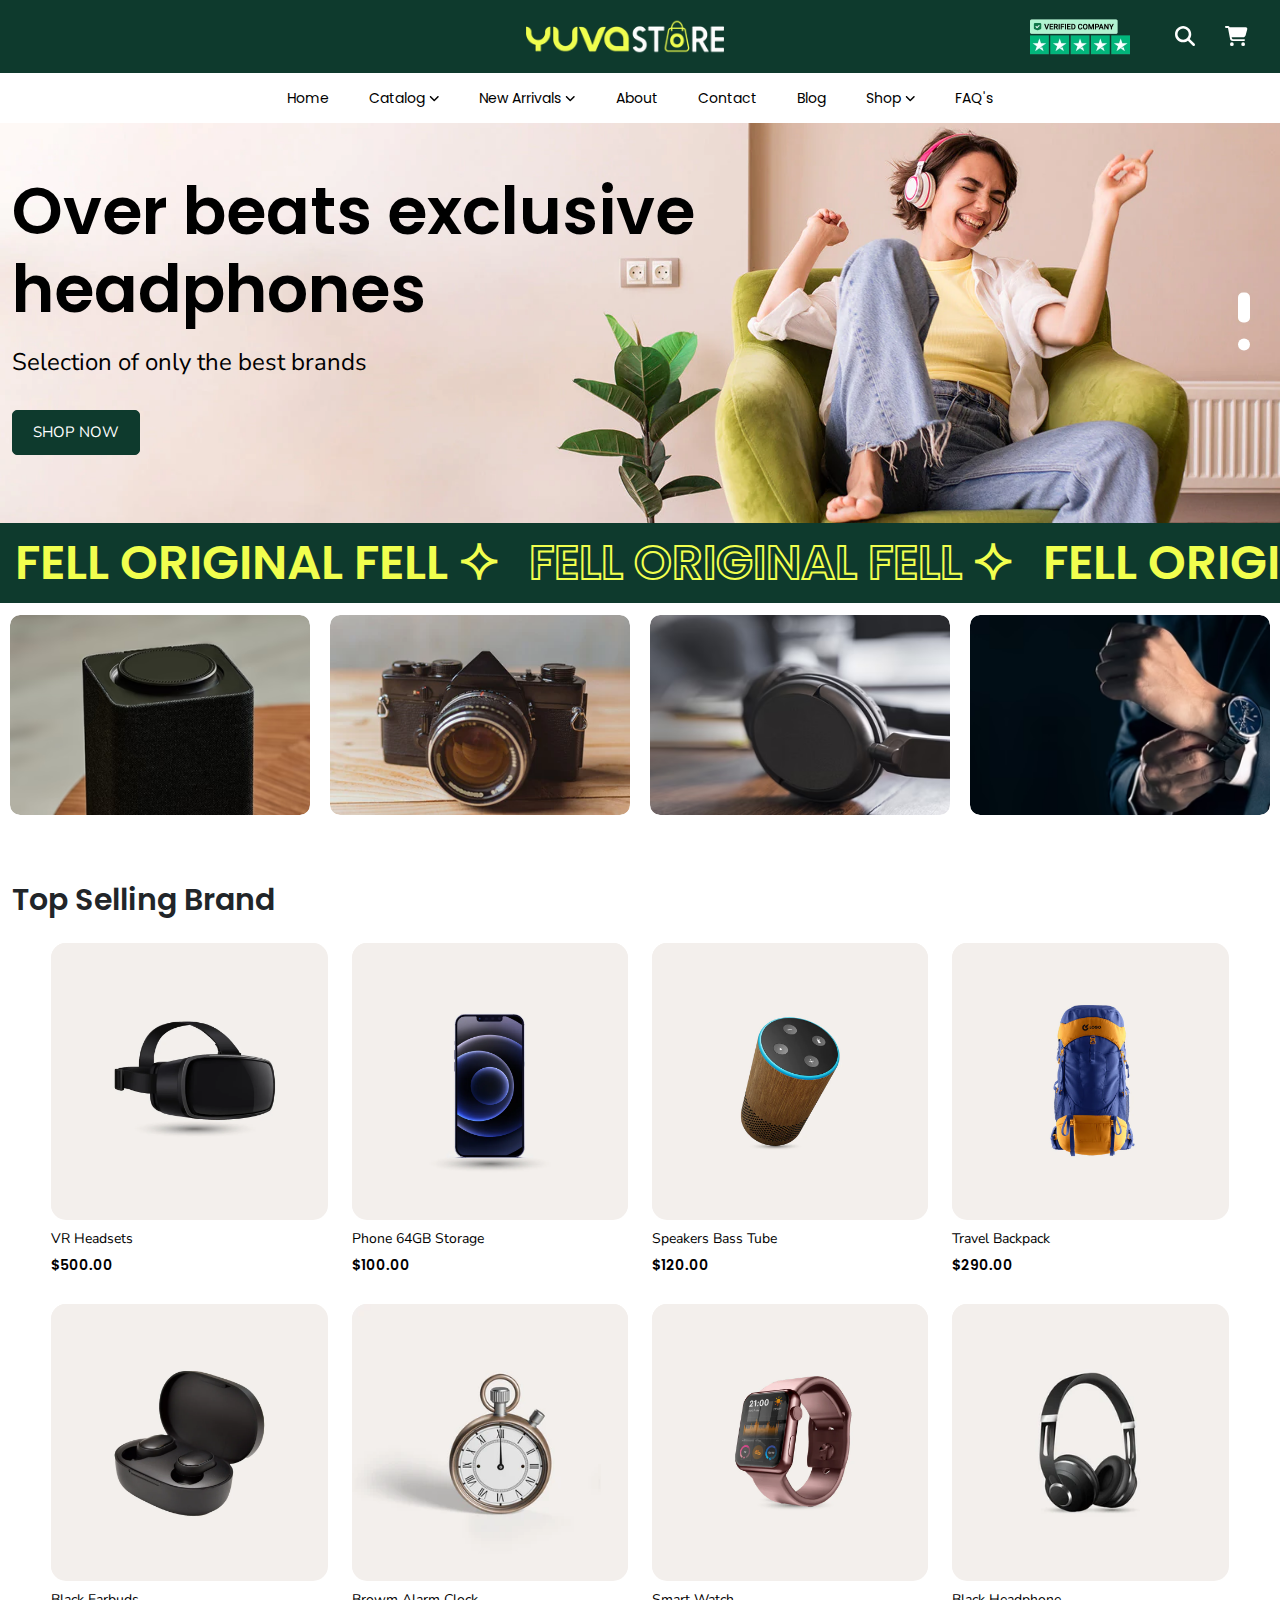
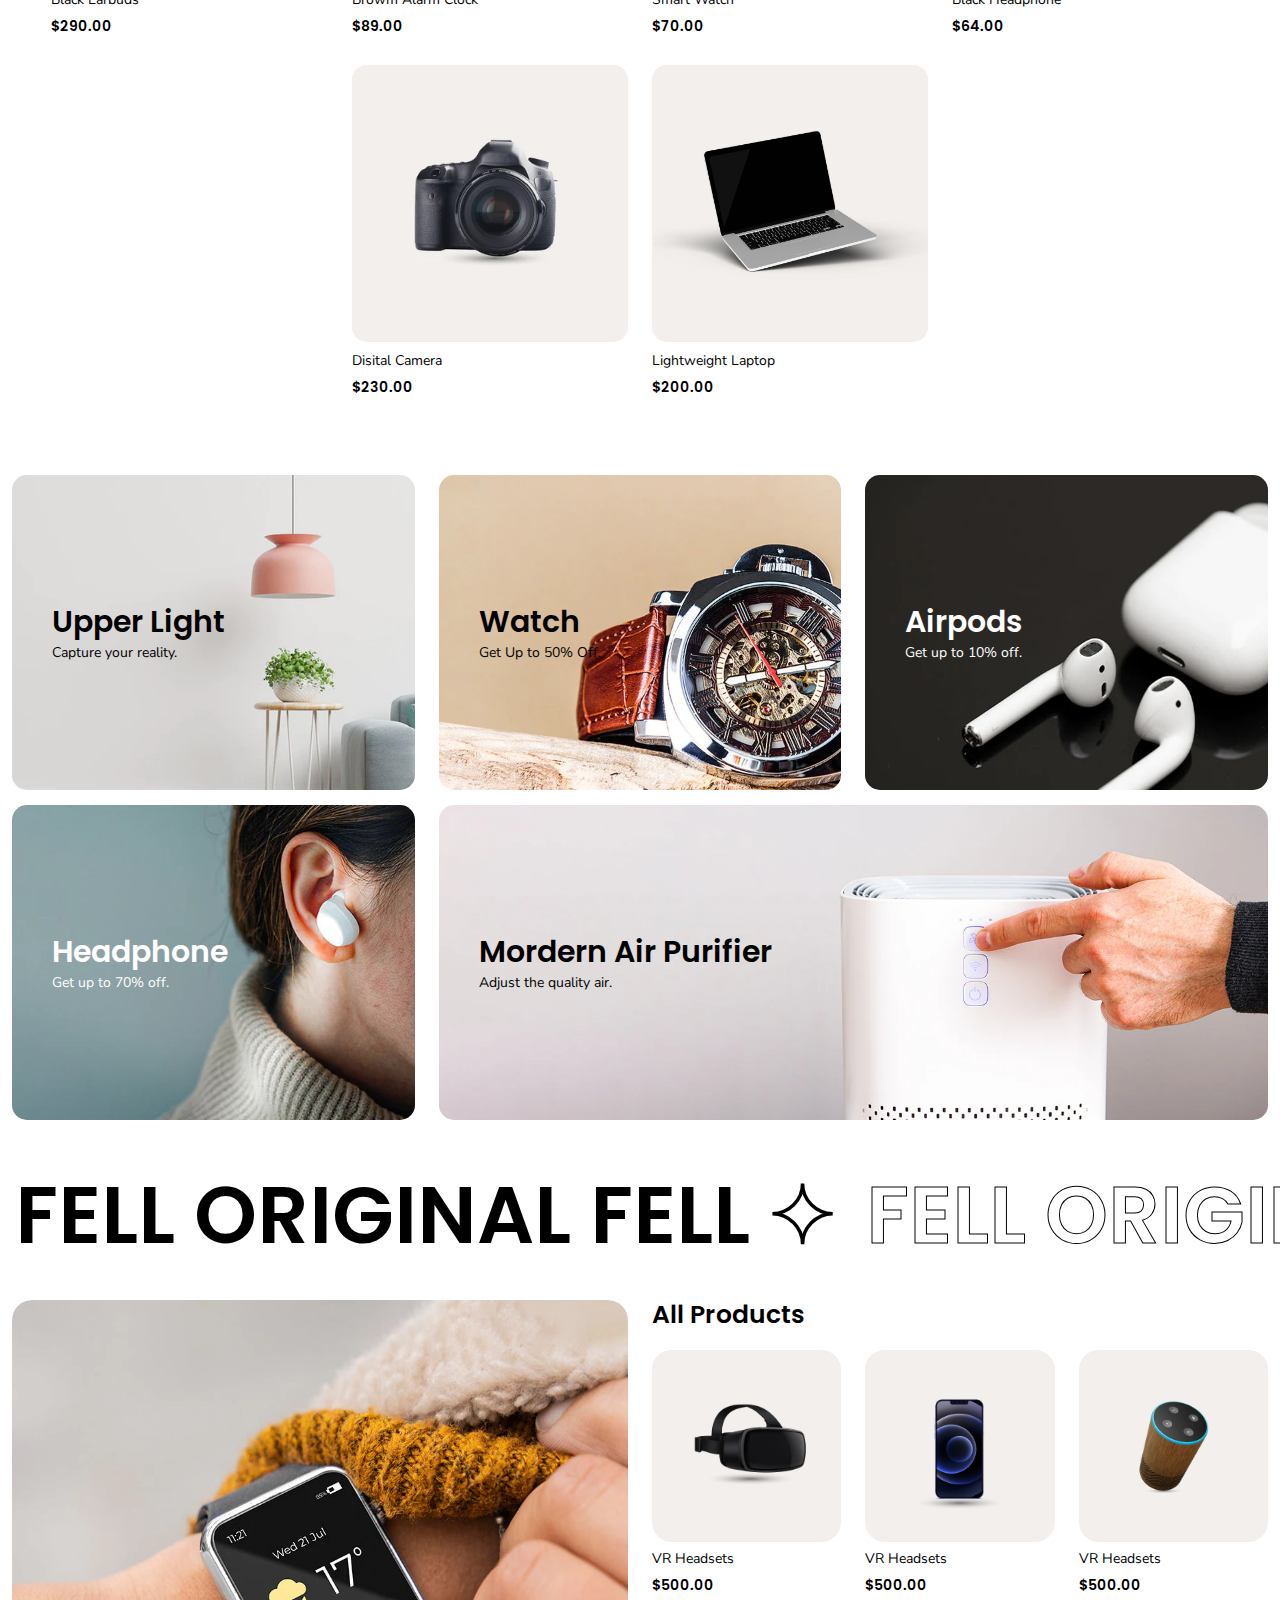
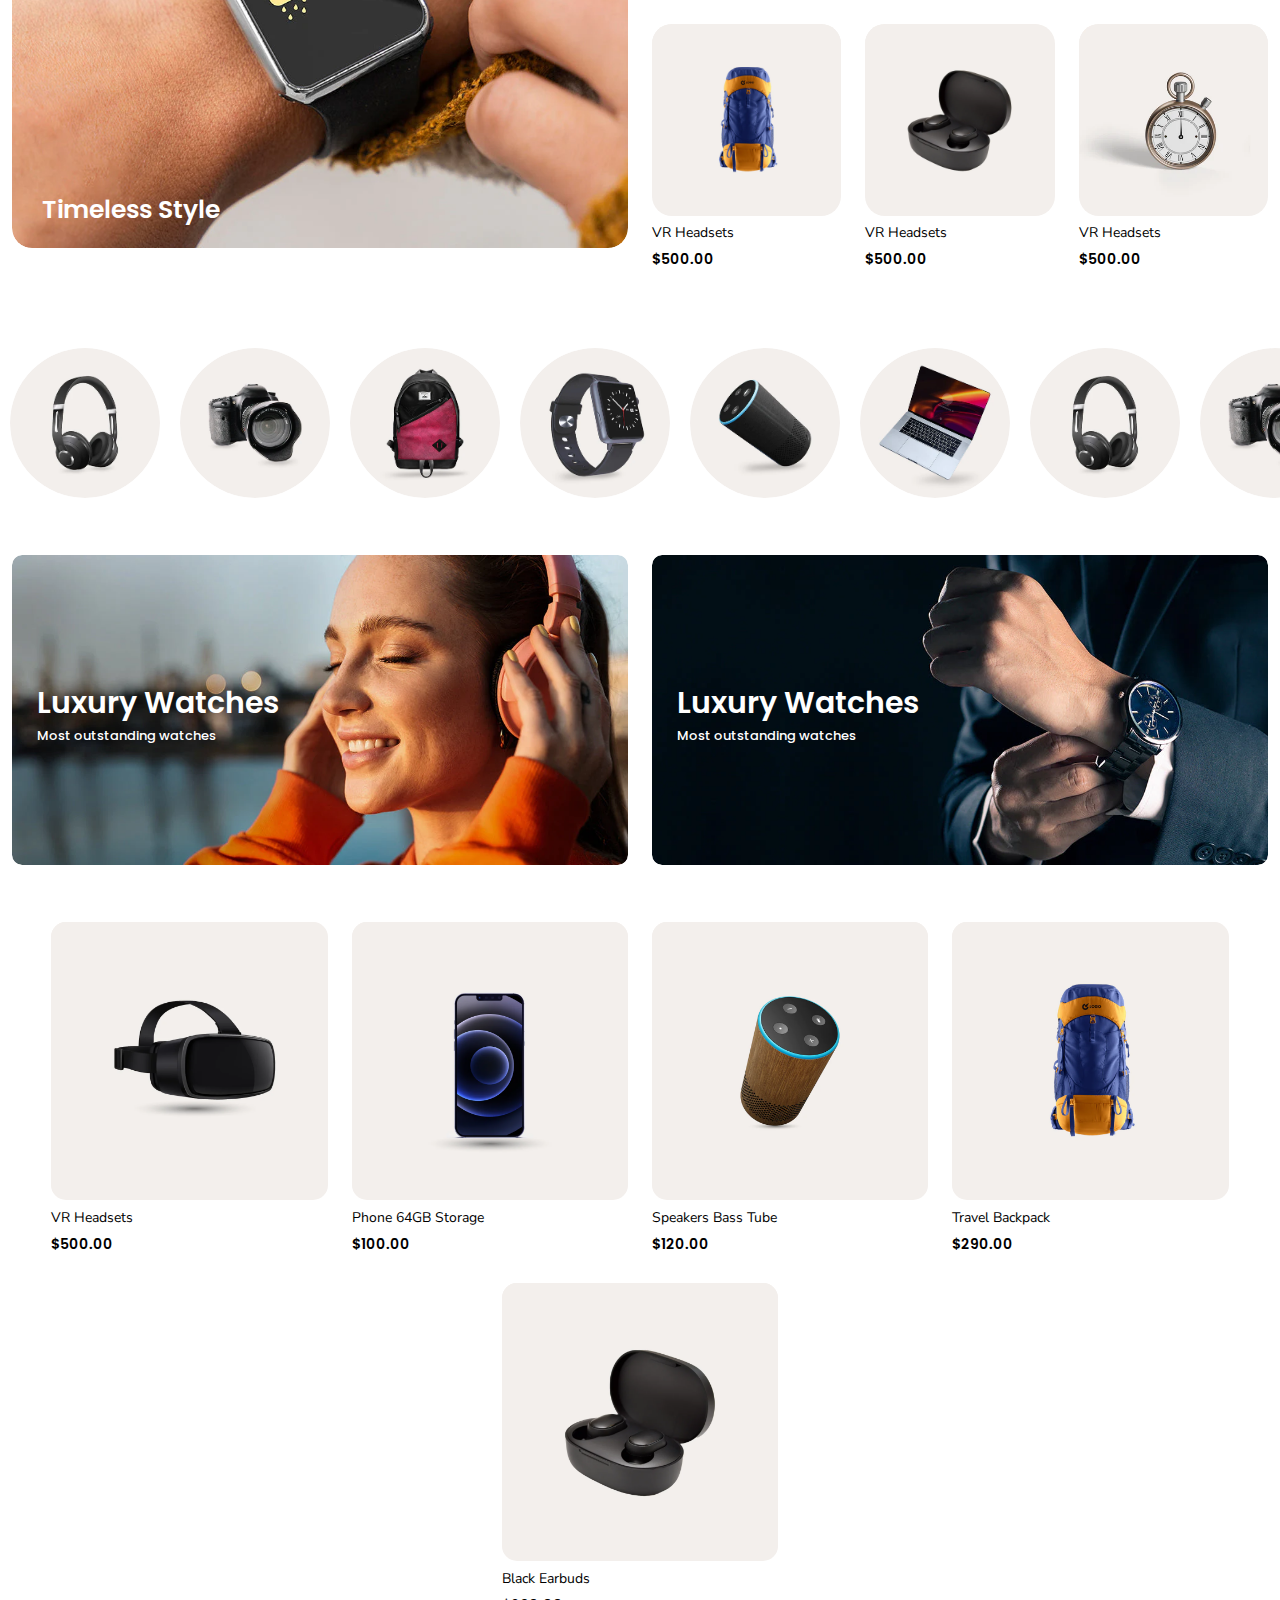
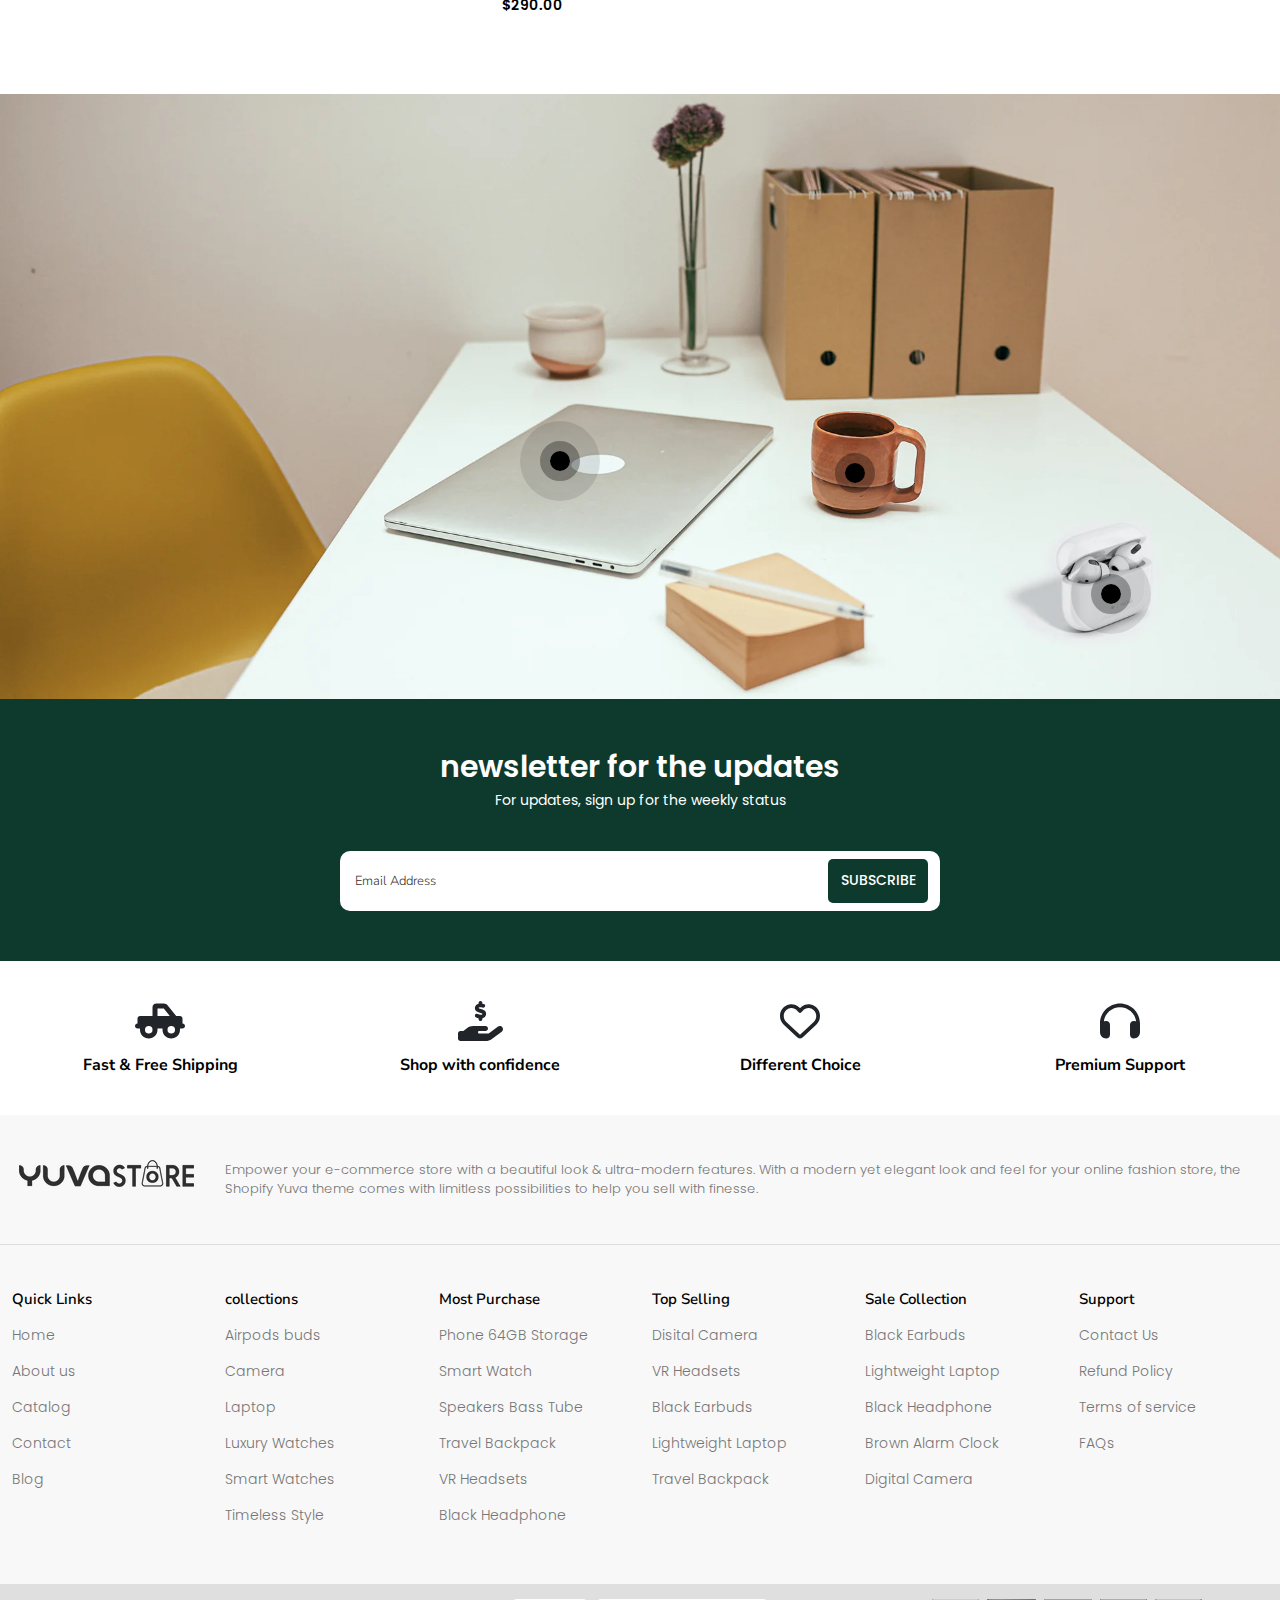
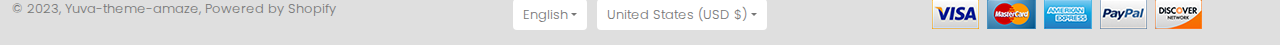
<file: index.html>
<!DOCTYPE html>
<html lang="en">

<head>
    <meta charset="UTF-8">
    <meta http-equiv="X-UA-Compatible" content="IE=edge">
    <meta name="viewport" content="width=device-width, initial-scale=1.0">
    <title>Home</title>
    <link rel="stylesheet" href="./assets/css/all.min.css">
    <link rel="stylesheet" href="./assets/css/bootstrap.min.css">
    <link rel="stylesheet" href="./assets/css/splide.min.css">
    <link rel="stylesheet" href="./assets/css/slick.css">
    <link rel="stylesheet" href="./assets/css/style.css">
    <link rel="stylesheet" href="./assets/css/responsive.css">
</head>

<body>

    <!-- ============================ header area start ============================ -->
    <header id="header" class="header">
        <div class="container">
            <div class="row" style="align-items: center;">
                <div class="col-lg-7 col-8">
                    <div class="head-logo text-end">
                        <div class="responisve-nav-icon d-block d-lg-none">
                             <a data-bs-toggle="offcanvas" href="#offcanvasExample" role="button" aria-controls="offcanvasExample">
                                <i class="fa-solid fa-bars"></i>
                              </a>
                        </div>
                        <a href="#">
                            <img src="./assets/images/new_logo.avif" alt="new_logo">
                        </a>
                    </div>
                </div>
                <div class="col-lg-5 col-4">
                    <div class="header-right d-flex" style="justify-content: end; align-items: center;">
                        <div class="head-right-img text-end d-none d-lg-block">
                            <img src="./assets/images/trustpilot_1.avif" alt="trustpilot_1" width="200" height="86">
                        </div>
                        <div class="head-right-icon">
                            <a href="#" class="serch-icon" data-bs-toggle="offcanvas" data-bs-target="#offcanvasTop" aria-controls="offcanvasTop"><i class="fa-solid fa-magnifying-glass"></i></a>
                            <a href="#" data-bs-toggle="offcanvas" data-bs-target="#offcanvasRight" aria-controls="offcanvasRight"><i class="fa-solid fa-cart-shopping"></i></a>
                        </div>
                    </div>
                </div>
            </div>
        </div>
        <nav id="navbar" class="d-none d-lg-block">
            <div class="container">
                <ul class="nav-wrapper">
                    <li class="nav-item"><a href="Index.html">Home</a></li>
                    <li class="nav-item cat-megamenu-show"><a href="#">Catalog <i class="fa-solid fa-angle-down"></i></a></li>
                    <li class="nav-item arri-megamenu-show"><a href="#">New Arrivals <i class="fa-solid fa-angle-down"></i></a></li>
                    <li class="nav-item"><a href="about-us.html">About</a></li>
                    <li class="nav-item"><a href="contact.html">Contact</a></li>
                    <li class="nav-item"><a href="news.html">Blog</a></li>
                    <li class="nav-item shop-megamenu-show"><a href="#">Shop <i class="fa-solid fa-angle-down"></i></a></li>
                    <li class="nav-item"><a href="faqs.html">FAQ's</a></li>
                </ul>
            </div>
            <div class="catalog-megamenu">
                <div class="container">
                    <div class="row" style="align-items: center;">
                        <div class="col-lg-6">
                            <div class="catalog-inner-menu-item">
                                <div class="row">
                                    <div class="col-lg-6">
                                        <h6>Airpods Buds</h6>
                                        <ul>
                                            <li>
                                                <div class="row" style="align-items: center;">
                                                    <div class="col-lg-3">
                                                        <div class="catalog-menu-item-img">
                                                          <a href="Product-single.html"><img src="./assets/images/product1.webp" class="w-100 img-fluid" alt="product1"></a>
                                                        </div>
                                                    </div>
                                                    <div class="col-lg-9">
                                                        <div class="catalog-menu-item-text">
                                                            <a href="Product-single.html">VR Headsets</a>
                                                            <h5>$500.00</h5>
                                                        </div>
                                                    </div>
                                                </div>
                                            </li>
                                            <li>
                                                <div class="row" style="align-items: center;">
                                                    <div class="col-lg-3">
                                                        <div class="catalog-menu-item-img">
                                                           <a href="Product-single.html"> <img src="./assets/images/product2.webp" class="w-100 img-fluid" alt="product2"></a>
                                                        </div>
                                                    </div>
                                                    <div class="col-lg-9">
                                                        <div class="catalog-menu-item-text">
                                                            <a href="Product-single.html">Phone 64GB storage</a>
                                                            <h5>$5.56</h5>
                                                        </div>
                                                    </div>
                                                </div>
                                            </li>
                                            <li>
                                                <div class="row" style="align-items: center;">
                                                    <div class="col-lg-3">
                                                        <div class="catalog-menu-item-img">
                                                            <a href="Product-single.html"><img src="./assets/images/product3.webp" class="w-100 img-fluid" alt="product3"></a>
                                                        </div>
                                                    </div>
                                                    <div class="col-lg-9">
                                                        <div class="catalog-menu-item-text">
                                                            <a href="Product-single.html">Specker Bass Tube</a>
                                                            <h5>$1,250.00</h5>
                                                        </div>
                                                    </div>
                                                </div>
                                            </li>
                                            <li>
                                                <div class="row" style="align-items: center;">
                                                    <div class="col-lg-3">
                                                        <div class="catalog-menu-item-img">
                                                            <a href="Product-single.html"><img src="./assets/images/product6.webp" class="w-100 img-fluid" alt="product6"></a>
                                                        </div>
                                                    </div>
                                                    <div class="col-lg-9">
                                                        <div class="catalog-menu-item-text">
                                                            <a href="Product-single.html">Travel Backpack</a>
                                                            <h5>$300.00</h5>
                                                        </div>
                                                    </div>
                                                </div>
                                            </li>
                                        </ul>
                                    </div>
                                    <div class="col-lg-6">
                                        <h6>Luxury Watches</h6>
                                        <ul>
                                            <li>
                                                <div class="row" style="align-items: center;">
                                                    <div class="col-lg-3">
                                                        <div class="catalog-menu-item-img">
                                                          <a href="Product-single.html"><img src="./assets/images/product4.webp" class="w-100 img-fluid" alt="product4"></a>
                                                        </div>
                                                    </div>
                                                    <div class="col-lg-9">
                                                        <div class="catalog-menu-item-text">
                                                            <a href="Product-single.html">Black Earbuds</a>
                                                            <h5>$11.00</h5>
                                                        </div>
                                                    </div>
                                                </div>
                                            </li>
                                            <li>
                                                <div class="row" style="align-items: center;">
                                                    <div class="col-lg-3">
                                                        <div class="catalog-menu-item-img">
                                                           <a href="Product-single.html"> <img src="./assets/images/product5.webp" class="w-100 img-fluid" alt="product5"></a>
                                                        </div>
                                                    </div>
                                                    <div class="col-lg-9">
                                                        <div class="catalog-menu-item-text">
                                                            <a href="Product-single.html">Smart Watch</a>
                                                            <h5>$70.00</h5>
                                                        </div>
                                                    </div>
                                                </div>
                                            </li>
                                            <li>
                                                <div class="row" style="align-items: center;">
                                                    <div class="col-lg-3">
                                                        <div class="catalog-menu-item-img">
                                                            <a href="Product-single.html"><img src="./assets/images/product3.webp" class="w-100 img-fluid" alt="product3"></a>
                                                        </div>
                                                    </div>
                                                    <div class="col-lg-9">
                                                        <div class="catalog-menu-item-text">
                                                            <a href="Product-single.html">Specker Bass Tube</a>
                                                            <h5>$1,250.00</h5>
                                                        </div>
                                                    </div>
                                                </div>
                                            </li>
                                            <li>
                                                <div class="row" style="align-items: center;">
                                                    <div class="col-lg-3">
                                                        <div class="catalog-menu-item-img">
                                                            <a href="Product-single.html"><img src="./assets/images/product7.webp" class="w-100 img-fluid" alt="product7"></a>
                                                        </div>
                                                    </div>
                                                    <div class="col-lg-9">
                                                        <div class="catalog-menu-item-text">
                                                            <a href="Product-single.html">Lightweight Laptop</a>
                                                            <h5>$200.00</h5>
                                                        </div>
                                                    </div>
                                                </div>
                                            </li>
                                        </ul>
                                    </div>
                                </div>
                            </div>
                        </div>
                        <div class="col-lg-6">
                            <div class="row">
                                <div class="col-lg-6">
                                    <div class="catalog-megamenu-right-img">
                                        <a href="#"><img src="./assets/images/col_6.webp" class="w-100 img-fluid" alt="col_6"></a>
                                    </div>
                                </div>
                                <div class="col-lg-6">
                                    <div class="catalog-megamenu-right-img">
                                        <a href="#"><img src="./assets/images/col_2.webp" class="w-100 img-fluid" alt="col_2"></a>
                                    </div>
                                </div>
                        </div>
                    </div>
                </div>
            </div>
            </div>
            <div class="arrival-megamenu">
                <div class="container">
                    <div class="row">
                        <div class="col-lg-2">
                            <div class="arrivals-megamenu-item">
                                <div class="arri-meg-item-img">
                                    <a href="Product-single.html"><img src="./assets/images/product4.webp" class="w-100 img-fluid" alt="product4"></a>
                                </div>
                                <div class="arri-meg-item-text">
                                  <a href="Product-single.html">Black Earbuds</a>
                                  <p>$11.00</p>
                                </div>
                            </div>
                        </div>
                        <div class="col-lg-2">
                            <div class="arrivals-megamenu-item">
                                <div class="arri-meg-item-img">
                                    <a href="Product-single.html"><img src="./assets/images/product8.webp" class="w-100 img-fluid" alt="product8"></a>
                                </div>
                                <div class="arri-meg-item-text">
                                  <a href="Product-single.html">Brown alarm clock</a>
                                  <p>$59.99</p>
                                </div>
                            </div>
                        </div>
                        <div class="col-lg-2">
                            <div class="arrivals-megamenu-item">
                                <div class="arri-meg-item-img">
                                    <a href="Product-single.html"><img src="./assets/images/product9.webp" class="w-100 img-fluid" alt="product9"></a>
                                </div>
                                <div class="arri-meg-item-text">
                                  <a href="Product-single.html">disital camera</a>
                                  <p>$125.00</p>
                                </div>
                            </div>
                        </div>
                        <div class="col-lg-2">
                            <div class="arrivals-megamenu-item">
                                <div class="arri-meg-item-img">
                                    <a href="Product-single.html"><img src="./assets/images/product1.webp" class="w-100 img-fluid" alt="product1"></a>
                                </div>
                                <div class="arri-meg-item-text">
                                  <a href="Product-single.html">VR Headsets</a>
                                  <p>$500.00</p>
                                </div>
                            </div>
                        </div>
                        <div class="col-lg-2">
                            <div class="arrivals-megamenu-item">
                                <div class="arri-meg-item-img">
                                    <a href="Product-single.html"><img src="./assets/images/product5.webp" class="w-100 img-fluid" alt="product5"></a>
                                </div>
                                <div class="arri-meg-item-text">
                                  <a href="Product-single.html">smart wtach</a>
                                  <p>$70.00</p>
                                </div>
                            </div>
                        </div>
                        <div class="col-lg-2">
                            <div class="arrivals-megamenu-item">
                                <div class="arri-meg-item-img">
                                    <a href="Product-single.html"><img src="./assets/images/product10.webp" class="w-100 img-fluid" alt="product10"></a>
                                </div>
                                <div class="arri-meg-item-text">
                                  <a href="Product-single.html">Black headphone</a>
                                  <p>$200.00</p>
                                </div>
                            </div>
                        </div>
                    </div>
                </div>
            </div>
            <div class="shop-megamenu">
                <div class="container">
                    <div class="row">
                        <div class="col-lg-3">
                            <div class="shop-megamenu-item">
                                <ul>
                                    <li class="list-head"><a href="product.html">Airods buds</a></li>
                                    <li><a href="Product-single.html">VR Headsets</a></li>
                                    <li><a href="Product-single.html">Phone 64GB storage</a></li>
                                    <li><a href="Product-single.html">Speakers Bass Tube</a></li>
                                    <li><a href="Product-single.html">Travel Backpack</a></li>
                                    <li><a href="Product-single.html">Black Earbuds</a></li>
                                    <li><a href="Product-single.html">Brown Alarm Clock</a></li>
                                    <li><a href="Product-single.html">Smart Watch</a></li>
                                    <li class="list-head"><a href="product.html">Mobile</a></li>
                                    <li><a href="Product-single.html">VR Headsets</a></li>
                                    <li><a href="Product-single.html">Speakers Bass Tube</a></li>
                                    <li><a href="Product-single.html">Travel Backpack</a></li>
                                    <li><a href="Product-single.html">Black Earbuds</a></li>
                                    <li><a href="Product-single.html">Brown Alarm Clock</a></li>
                                    <li><a href="Product-single.html">Smart Watch</a></li>
                                    <li><a href="Product-single.html">Black Headphone</a></li>
                                </ul>
                            </div>
                        </div>
                        <div class="col-lg-3">
                            <div class="shop-megamenu-item">
                                <ul class="other-color">
                                    <li class="list-head"><a href="product.html">Camera</a></li>
                                    <li><a href="Product-single.html">VR Headsets</a></li>
                                    <li><a href="Product-single.html">Phone 64GB storage</a></li>
                                    <li><a href="Product-single.html">Speakers Bass Tube</a></li>
                                    <li><a href="Product-single.html">Travel Backpack</a></li>
                                    <li><a href="Product-single.html">Black Earbuds</a></li>
                                    <li><a href="Product-single.html">Brown Alarm Clock</a></li>
                                    <li><a href="Product-single.html">Smart Watch</a></li>
                                    <li class="list-head"><a href="product.html">Smart Watches</a></li>
                                    <li><a href="Product-single.html">VR Headsets</a></li>
                                    <li><a href="Product-single.html">Speakers Bass Tube</a></li>
                                    <li><a href="Product-single.html">Travel Backpack</a></li>
                                    <li><a href="Product-single.html">Black Earbuds</a></li>
                                    <li><a href="Product-single.html">Brown Alarm Clock</a></li>
                                    <li><a href="Product-single.html">Smart Watch</a></li>
                                    <li><a href="Product-single.html">Black Headphone</a></li>
                                </ul>
                            </div>
                        </div>
                        <div class="col-lg-3">
                            <div class="shop-megamenu-item">
                                <ul>
                                    <li class="list-head"><a href="product.html">Laptop</a></li>
                                    <li><a href="Product-single.html">VR Headsets</a></li>
                                    <li><a href="Product-single.html">Phone 64GB storage</a></li>
                                    <li><a href="Product-single.html">Speakers Bass Tube</a></li>
                                    <li><a href="Product-single.html">Travel Backpack</a></li>
                                    <li><a href="Product-single.html">Black Earbuds</a></li>
                                    <li><a href="Product-single.html">Brown Alarm Clock</a></li>
                                    <li><a href="Product-single.html">Smart Watch</a></li>
                                    <li class="list-head"><a href="product.html">Speaker</a></li>
                                    <li><a href="Product-single.html">VR Headsets</a></li>
                                    <li><a href="Product-single.html">Speakers Bass Tube</a></li>
                                    <li><a href="Product-single.html">Travel Backpack</a></li>
                                    <li><a href="Product-single.html">Black Earbuds</a></li>
                                    <li><a href="Product-single.html">Brown Alarm Clock</a></li>
                                    <li><a href="Product-single.html">Smart Watch</a></li>
                                    <li><a href="Product-single.html">Black Headphone</a></li>
                                </ul>
                            </div>
                        </div>
                        <div class="col-lg-3">
                            <div class="shop-megamenu-item">
                                <ul class="other-color">
                                    <li class="list-head"><a href="product.html">Luxury Watches</a></li>
                                    <li><a href="Product-single.html">VR Headsets</a></li>
                                    <li><a href="Product-single.html">Phone 64GB storage</a></li>
                                    <li><a href="Product-single.html">Speakers Bass Tube</a></li>
                                    <li><a href="Product-single.html">Travel Backpack</a></li>
                                    <li><a href="Product-single.html">Black Earbuds</a></li>
                                    <li><a href="Product-single.html">Brown Alarm Clock</a></li>
                                    <li><a href="Product-single.html">Smart Watch</a></li>
                                    <li class="list-head"><a href="product.html">Timeless Style</a></li>
                                    <li><a href="Product-single.html">VR Headsets</a></li>
                                    <li><a href="Product-single.html">Speakers Bass Tube</a></li>
                                    <li><a href="Product-single.html">Travel Backpack</a></li>
                                    <li><a href="Product-single.html">Black Earbuds</a></li>
                                    <li><a href="Product-single.html">Brown Alarm Clock</a></li>
                                    <li><a href="Product-single.html">Smart Watch</a></li>
                                    <li><a href="Product-single.html">Black Headphone</a></li>
                                </ul>
                            </div>
                        </div>
                    </div>
                </div>
            </div>
        </nav>
    </header>
    <div class="search-bar">
        <div class="offcanvas offcanvas-top" tabindex="-1" id="offcanvasTop" aria-labelledby="offcanvasTopLabel">
            <div class="offcanvas-header">
              <button type="button" class="btn-close text-reset" data-bs-dismiss="offcanvas" aria-label="Close"></button>
            </div>
            <div class="offcanvas-body">
              <div class="container">
                <div class="serch-input">
                    <input type="text" placeholder="Search">
                    <i class="fa-solid fa-magnifying-glass"></i>
                </div>
              </div>
            </div>
          </div>
    </div>
    <div class="your-cart">
    <div class="offcanvas offcanvas-end" tabindex="-1" id="offcanvasRight" aria-labelledby="offcanvasRightLabel">
        <div class="offcanvas-header">
        <h5 id="offcanvasRightLabel">Your cart</h5>
        <button type="button" class="btn-close text-reset" data-bs-dismiss="offcanvas" aria-label="Close"></button>
        </div>
        <div class="offcanvas-body">
            <div class="your-cart-item">
                <div class="row">
                    <div class="col-lg-3 col-sm-3">
                        <div class="your-cart-item-img">
                            <img src="./assets/images/cart-img1.webp" class="w-100 img-fluid" alt="cart-img1">
                        </div>
                    </div>
                    <div class="col-lg-9 col-sm-9">
                        <div class="your-cart-item-ditails">
                            <h5>Speakers Bass Tube</h5>
                            <div class="your-cart-item-quantity d-flex" style="align-items: center;">
                                <div class="cart-quantity">
                                    <button><i class="fa-solid fa-minus"></i></button>
                                    <input type="text" value="1">
                                    <button><i class="fa-solid fa-plus"></i></button>
                                </div>
                                <div class="your-cart-item-price">
                                    <h5>$1,250.00</h5>
                                </div>
                            </div>
                            <div class="cart-close">
                                <i class="fa-solid fa-xmark"></i>
                            </div>
                        </div>
                    </div>
                </div>
                <div class="your-cart-content">
                    <div class="order-note">
                        <h6 class="textarea-slide">Leave A Note With Order</h6>
                        <textarea class="note-textarea"></textarea>
                    </div>
                    <div class="total-cart-price">
                        <h6>Total</h6>
                        <h5>$1,250.00</h5>
                    </div>
                    <p>Texes and shipping calculated at checkout</p>
                    <button>checkout</button>
                    <a href="#">view cart</a>
                </div>
            </div>
        </div>
    </div>
    </div>

    <!-- ---------------------- responsive navbar area start ------------------- -->
    <div class="responsive-navbar d-block d-lg-none">
        <div class="offcanvas offcanvas-start" tabindex="-1" id="offcanvasExample" aria-labelledby="offcanvasExampleLabel">
            <div class="container">
                <div class="offcanvas-header">
                    <button type="button" data-bs-dismiss="offcanvas" aria-label="Close">
                      <i class="fa-solid fa-xmark"></i>
                    </button>
                  </div>
                  <div class="offcanvas-body">
                    <ul class="res-nav-wrapper">
                        <li class="res-nav-item"><a href="Index.html">Home</a></li>
                        <li class="res-nav-item"><a class="res-cat-menu" href="#">Catalog <i class="fa-solid fa-plus"></i></a>
                            <ul class="res-Aipods-menu-wrapper">
                                <li> <a class="res-cat-menu-inner" href="#">Aipods buds <i class="fa-solid fa-plus"></i></a> 
                                    <ul class="res-cat-Aipods-inner-menu">
                                        <li>
                                            <div class="row" style="align-items: center;">
                                                <div class="col-4">
                                                    <div class="res-cat-menu-item-img">
                                                      <a href="Product-single.html"><img src="./assets/images/product1.webp" class="w-100 img-fluid" alt="product1"></a>
                                                    </div>
                                                </div>
                                                <div class="col-8">
                                                    <div class="res-cat-menu-item-text">
                                                        <a href="Product-single.html">VR Headsets</a>
                                                        <h5>$500.00</h5>
                                                    </div>
                                                </div>
                                            </div>
                                        </li>
                                        <li>
                                            <div class="row" style="align-items: center;">
                                                <div class="col-4">
                                                    <div class="res-cat-menu-item-img">
                                                       <a href="Product-single.html"> <img src="./assets/images/product2.webp" class="w-100 img-fluid" alt="product2"></a>
                                                    </div>
                                                </div>
                                                <div class="col-8">
                                                    <div class="res-cat-menu-item-text">
                                                        <a href="Product-single.html">Phone 64GB storage</a>
                                                        <h5>$5.56</h5>
                                                    </div>
                                                </div>
                                            </div>
                                        </li>
                                        <li>
                                            <div class="row" style="align-items: center;">
                                                <div class="col-4">
                                                    <div class="res-cat-menu-item-img">
                                                        <a href="Product-single.html"><img src="./assets/images/product3.webp" class="w-100 img-fluid" alt="product3"></a>
                                                    </div>
                                                </div>
                                                <div class="col-8">
                                                    <div class="res-cat-menu-item-text">
                                                        <a href="Product-single.html">Specker Bass Tube</a>
                                                        <h5>$1,250.00</h5>
                                                    </div>
                                                </div>
                                            </div>
                                        </li>
                                        <li>
                                            <div class="row" style="align-items: center;">
                                                <div class="col-4">
                                                    <div class="res-cat-menu-item-img">
                                                        <a href="Product-single.html"><img src="./assets/images/product6.webp" class="w-100 img-fluid" alt="product6"></a>
                                                    </div>
                                                </div>
                                                <div class="col-8">
                                                    <div class="res-cat-menu-item-text">
                                                        <a href="Product-single.html">Travel Backpack</a>
                                                        <h5>$300.00</h5>
                                                    </div>
                                                </div>
                                            </div>
                                        </li>
                                    </ul>
                                </li> 
                                <li> <a class="res-Watch-menu-inner" href="#">Luxury Watch  <i class="fa-solid fa-plus"></i></a>
                                <ul class="res-cat-Watch-inner-menu">
                                    <li>
                                        <div class="row" style="align-items: center;">
                                            <div class="col-4">
                                                <div class="res-cat-menu-item-img">
                                                  <a href="Product-single.html"><img src="./assets/images/product4.webp" class="w-100 img-fluid" alt="product4"></a>
                                                </div>
                                            </div>
                                            <div class="col-8">
                                                <div class="res-cat-menu-item-text">
                                                    <a href="Product-single.html">Black Earbuds</a>
                                                    <h5>$11.00</h5>
                                                </div>
                                            </div>
                                        </div>
                                    </li>
                                    <li>
                                        <div class="row" style="align-items: center;">
                                            <div class="col-4">
                                                <div class="res-cat-menu-item-img">
                                                   <a href="Product-single.html"> <img src="./assets/images/product5.webp" class="w-100 img-fluid" alt="product5"></a>
                                                </div>
                                            </div>
                                            <div class="col-8">
                                                <div class="res-cat-menu-item-text">
                                                    <a href="Product-single.html">Smart Watch</a>
                                                    <h5>$70.00</h5>
                                                </div>
                                            </div>
                                        </div>
                                    </li>
                                    <li>
                                        <div class="row" style="align-items: center;">
                                            <div class="col-4">
                                                <div class="res-cat-menu-item-img">
                                                    <a href="Product-single.html"><img src="./assets/images/product3.webp" class="w-100 img-fluid" alt="product3"></a>
                                                </div>
                                            </div>
                                            <div class="col-8">
                                                <div class="res-cat-menu-item-text">
                                                    <a href="Product-single.html">Specker Bass Tube</a>
                                                    <h5>$1,250.00</h5>
                                                </div>
                                            </div>
                                        </div>
                                    </li>
                                    <li>
                                        <div class="row" style="align-items: center;">
                                            <div class="col-4">
                                                <div class="res-cat-menu-item-img">
                                                    <a href="Product-single.html"><img src="./assets/images/product7.webp" class="w-100 img-fluid" alt="product7"></a>
                                                </div>
                                            </div>
                                            <div class="col-8">
                                                <div class="res-cat-menu-item-text">
                                                    <a href="Product-single.html">Lightweight Laptop</a>
                                                    <h5>$200.00</h5>
                                                </div>
                                            </div>
                                        </div>
                                    </li>
                                </ul>
                                </li>
                                <li> <a href="#"> <img src="./assets/images/col_6.webp" class="w-100 img-fluid" alt="col_6"></a> </li>
                                <li> <a href="#"> <img src="./assets/images/col_2.webp" class="w-100 img-fluid" alt="col_2"></a> </li>
                            </ul>
                        </li>
                        <li class="res-nav-item"><a class="res-arrivals-menu" href="#">New Arrivals <i class="fa-solid fa-plus"></i></a>
                           <div class="arrivals-dropdown">
                            <div class="row">
                                <div class="col-12">
                                    <div class="arrivals-megamenu-item">
                                        <div class="arri-meg-item-img">
                                            <a href="Product-single.html"><img src="./assets/images/product4.webp" class="w-100 img-fluid" alt="product4"></a>
                                        </div>
                                        <div class="arri-meg-item-text">
                                          <a href="Product-single.html">Black Earbuds</a>
                                          <p>$11.00</p>
                                        </div>
                                    </div>
                                </div>
                                <div class="col-12">
                                    <div class="arrivals-megamenu-item">
                                        <div class="arri-meg-item-img">
                                            <a href="Product-single.html"><img src="./assets/images/product8.webp" class="w-100 img-fluid" alt="product8"></a>
                                        </div>
                                        <div class="arri-meg-item-text">
                                          <a href="Product-single.html">Brown alarm clock</a>
                                          <p>$59.99</p>
                                        </div>
                                    </div>
                                </div>
                                <div class="col-12">
                                    <div class="arrivals-megamenu-item">
                                        <div class="arri-meg-item-img">
                                            <a href="Product-single.html"><img src="./assets/images/product9.webp" class="w-100 img-fluid" alt="product9"></a>
                                        </div>
                                        <div class="arri-meg-item-text">
                                          <a href="Product-single.html">disital camera</a>
                                          <p>$125.00</p>
                                        </div>
                                    </div>
                                </div>
                                <div class="col-12">
                                    <div class="arrivals-megamenu-item">
                                        <div class="arri-meg-item-img">
                                            <a href="Product-single.html"><img src="./assets/images/product1.webp" class="w-100 img-fluid" alt="product1"></a>
                                        </div>
                                        <div class="arri-meg-item-text">
                                          <a href="Product-single.html">VR Headsets</a>
                                          <p>$500.00</p>
                                        </div>
                                    </div>
                                </div>
                                <div class="col-12">
                                    <div class="arrivals-megamenu-item">
                                        <div class="arri-meg-item-img">
                                            <a href="Product-single.html"><img src="./assets/images/product5.webp" class="w-100 img-fluid" alt="product5"></a>
                                        </div>
                                        <div class="arri-meg-item-text">
                                          <a href="Product-single.html">smart wtach</a>
                                          <p>$70.00</p>
                                        </div>
                                    </div>
                                </div>
                                <div class="col-12">
                                    <div class="arrivals-megamenu-item">
                                        <div class="arri-meg-item-img">
                                            <a href="Product-single.html"><img src="./assets/images/product10.webp" class="w-100 img-fluid" alt="product10"></a>
                                        </div>
                                        <div class="arri-meg-item-text">
                                          <a href="Product-single.html">Black headphone</a>
                                          <p>$200.00</p>
                                        </div>
                                    </div>
                                </div>
                            </div>
                           </div>
                        </li>
                        <li class="res-nav-item"><a href="about-us.html">About</a></li>
                        <li class="res-nav-item"><a href="contact.html">Contact</a></li>
                        <li class="res-nav-item"><a href="news.html">Blog</a></li>
                        <li class="res-nav-item"><a class="res-shop-menu" href="#">Shop <i class="fa-solid fa-plus"></i></a>
                        <ul class="shop-dropdown">
                            <li><a class="airpods-dropdown-show" href="#">Airpods buds <i class="fa-solid fa-plus"></i></a>
                                <ul class="aripods-dropdown">
                                    <li><a href="Product-single.html">VR Headsets</a></li>
                                    <li><a href="Product-single.html">Phone 64GB storage</a></li>
                                    <li><a href="Product-single.html">Speakers Bass Tube</a></li>
                                    <li><a href="Product-single.html">Travel Backpack</a></li>
                                    <li><a href="Product-single.html">Black Earbuds</a></li>
                                    <li><a href="Product-single.html">Brown Alarm Clock</a></li>
                                    <li><a href="Product-single.html">Smart Watch</a></li>
                                </ul>
                            </li>
                            <li><a class="camera-dropdown-show" href="#">Camera <i class="fa-solid fa-plus"></i></a>
                               <ul class="camera-dropdown">
                                <li><a href="Product-single.html">VR Headsets</a></li>
                                <li><a href="Product-single.html">Phone 64GB storage</a></li>
                                <li><a href="Product-single.html">Speakers Bass Tube</a></li>
                                <li><a href="Product-single.html">Travel Backpack</a></li>
                                <li><a href="Product-single.html">Black Earbuds</a></li>
                                <li><a href="Product-single.html">Brown Alarm Clock</a></li>
                                <li><a href="Product-single.html">Smart Watch</a></li>
                               </ul>
                            </li>
                            <li><a class="laptop-dropdown-show" href="#">Laptop <i class="fa-solid fa-plus"></i></a>
                                <ul class="laptop-dropdown">
                                    <li><a href="Product-single.html">VR Headsets</a></li>
                                    <li><a href="Product-single.html">Phone 64GB storage</a></li>
                                    <li><a href="Product-single.html">Speakers Bass Tube</a></li>
                                    <li><a href="Product-single.html">Travel Backpack</a></li>
                                    <li><a href="Product-single.html">Black Earbuds</a></li>
                                    <li><a href="Product-single.html">Brown Alarm Clock</a></li>
                                    <li><a href="Product-single.html">Smart Watch</a></li> 
                                </ul>
                            </li>
                            <li><a class="luxury-dropdown-show" href="#">Luxury Watch <i class="fa-solid fa-plus"></i></a>
                                <ul class="luxury-dropdown">
                                    <li><a href="Product-single.html">VR Headsets</a></li>
                                    <li><a href="Product-single.html">Phone 64GB storage</a></li>
                                    <li><a href="Product-single.html">Speakers Bass Tube</a></li>
                                    <li><a href="Product-single.html">Travel Backpack</a></li>
                                    <li><a href="Product-single.html">Black Earbuds</a></li>
                                    <li><a href="Product-single.html">Brown Alarm Clock</a></li>
                                    <li><a href="Product-single.html">Smart Watch</a></li>
                                </ul>
                            </li>
                            <li><a class="mobile-dropdown-show" href="#">Mobile <i class="fa-solid fa-plus"></i></a> 
                                <ul class="mobile-dropdown">
                                    <li><a href="Product-single.html">VR Headsets</a></li>
                                    <li><a href="Product-single.html">Speakers Bass Tube</a></li>
                                    <li><a href="Product-single.html">Travel Backpack</a></li>
                                    <li><a href="Product-single.html">Black Earbuds</a></li>
                                    <li><a href="Product-single.html">Brown Alarm Clock</a></li>
                                    <li><a href="Product-single.html">Smart Watch</a></li>
                                    <li><a href="Product-single.html">Black Headphone</a></li>
                                </ul>
                            </li>
                            <li><a class="watches-dropdown-show" href="#">Smart Watches <i class="fa-solid fa-plus"></i></a>
                                <ul class="watches-dropdown">
                                    <li><a href="Product-single.html">VR Headsets</a></li>
                                    <li><a href="Product-single.html">Speakers Bass Tube</a></li>
                                    <li><a href="Product-single.html">Travel Backpack</a></li>
                                    <li><a href="Product-single.html">Black Earbuds</a></li>
                                    <li><a href="Product-single.html">Brown Alarm Clock</a></li>
                                    <li><a href="Product-single.html">Smart Watch</a></li>
                                    <li><a href="Product-single.html">Black Headphone</a></li>
                                </ul>
                            </li>
                            <li><a class="speaker-dropdown-show" href="#">Speaker  <i class="fa-solid fa-plus"></i></a>
                                <ul class="speaker-dropdown">
                                    <li><a href="Product-single.html">VR Headsets</a></li>
                                    <li><a href="Product-single.html">Speakers Bass Tube</a></li>
                                    <li><a href="Product-single.html">Travel Backpack</a></li>
                                    <li><a href="Product-single.html">Black Earbuds</a></li>
                                    <li><a href="Product-single.html">Brown Alarm Clock</a></li>
                                    <li><a href="Product-single.html">Smart Watch</a></li>
                                    <li><a href="Product-single.html">Black Headphone</a></li>
                                </ul>
                            </li>
                            <li><a class="timeless-dropdown-show" href="#">Timeless Style <i class="fa-solid fa-plus"></i></a>
                                <ul class="timeless-dropdown">
                                    <li><a href="Product-single.html">VR Headsets</a></li>
                                    <li><a href="Product-single.html">Speakers Bass Tube</a></li>
                                    <li><a href="Product-single.html">Travel Backpack</a></li>
                                    <li><a href="Product-single.html">Black Earbuds</a></li>
                                    <li><a href="Product-single.html">Brown Alarm Clock</a></li>
                                    <li><a href="Product-single.html">Smart Watch</a></li>
                                    <li><a href="Product-single.html">Black Headphone</a></li>
                                </ul>
                            </li>
                        </ul>
                        </li>
                        <li class="res-nav-item"><a href="faqs.html">FAQ's</a></li>
                    </ul>
                    <div class="res-navbar-social">
                        <a href="#"><i class="fa-brands fa-facebook-f"></i></a>
                        <a href="#"><i class="fa-brands fa-twitter"></i></a>
                        <a href="#"><i class="fa-brands fa-linkedin-in"></i></a>
                        <a href="#"><i class="fa-brands fa-instagram"></i></a>
                        <a href="#"><i class="fa-brands fa-pinterest-p"></i></a>
                    </div>
                    <div class="company-verify">
                        <img src="./assets/images/trustpilot_1.avif" alt="trustpilot_1">
                    </div>
                  </div>
            </div>
          </div>
          
    </div>
    <!-- ---------------------- responsive navbar area end ------------------- -->

    <!-- ============================ header area end ============================ -->

    <!-- ============================ Banner area start ============================ -->
    <section id="banner" class="d-none d-md-block">
        <div class="banner-slider">
            <div class="banner-sldier-item banner-item-one">
                <div class="banner-item-img">
                    <img src="./assets/images/banner1.webp" class="w-100 img-fluid" alt="banner1">
                </div>
                    <div class="banner-text-wrapper">
                       <div class="container">
                        <div class="row">
                            <div class="col-lg-8">
                                <div class="banner-text">
                                    <h1>Over beats exclusive headphones</h1>
                                    <p>Selection of only the best brands</p>
                                    <a href="#">shop now</a>
                               </div>
                            </div>
                        </div>
                    </div>
                </div>
            </div>
            <div class="banner-sldier-item banner-item-two">
                <div class="banner-item-img">
                    <img src="./assets/images/banner2.webp" class="w-100 img-fluid" alt="banner2">
                </div>
                    <div class="banner-text-wrapper">
                       <div class="container">
                        <div class="row">
                            <div class="col-lg-8">
                                <div class="banner-text">
                                    <h1 style="color: #fff; font-family: var(popi);"> extraordinary collections premium Watches</h1>
                                    <p style="color: #fff;">Luxury watches offer upto 50% off</p>
                                    <a class="ban2" style="color: #000000; background: #fff;" href="product.html">shop now</a>
                               </div>
                            </div>
                        </div>
                    </div>
                </div>
            </div>
        </div>
    </section>
    <!-- ============================ Banner area end ============================ -->

    <!-- ============================ responsive banner area start ============================ -->
    <section id="res-banner" class="d-block d-md-none">
        <div class="res-banner-slider">
            <div class="res-banner-sldier-item">
                <div class="res-banner-item-img">
                    <img src="./assets/images/res-banner1.webp" class="w-100 img-fluid" alt="banner1">
                </div>
                    <div class="res-banner-text-wrapper">
                       <div class="container">
                        <div class="row">
                            <div class="col-lg-8">
                                <div class="res-banner-text text-center">
                                    <h1>Over beats exclusive headphones</h1>
                                    <p>Selection of only the best brands</p>
                                    <a href="#">shop now</a>
                               </div>
                            </div>
                        </div>
                    </div>
                </div>
            </div>
            <div class="res-banner-sldier-item">
                <div class="res-banner-item-img">
                    <img src="./assets/images/res-banner2.webp" class="w-100 img-fluid" alt="banner2">
                </div>
                    <div class="res-banner-text-wrapper">
                       <div class="container">
                        <div class="row">
                            <div class="col-lg-8">
                                <div class="res-banner-text text-center">
                                    <h1>extraordinary collections premium Watches</h1>
                                    <p>Luxury watches offer upto 50% off</p>
                                    <a href="#">shop now</a>
                               </div>
                            </div>
                        </div>
                    </div>
                </div>
            </div>
        </div>
    </section>
    <!-- ============================ responsive banner area end ============================ -->

    <!-- ============================ infinity-text area start ============================ -->
    <section id="infinity-text">
        <div class="infiniti-text-wrapper">
            <div class="infinit-text-inner">
            <p>fell original fell <span>✦</span></p>
            <p><span>fell original fell ✦</span></p>
            <p>fell original fell <span>✦</span></p>
            <p><span>fell original fell ✦</span></p>
            <p>fell original fell <span>✦</span></p>
            <p><span>fell original fell ✦</span></p>
            <p>fell original fell <span>✦</span></p>
            <p><span>fell original fell ✦</span></p>
            <p>fell original fell <span>✦</span></p>
            <p><span>fell original fell ✦</span></p>
            <p>fell original fell <span>✦</span></p>
            <p><span>fell original fell ✦</span></p>
            <p>fell original fell <span>✦</span></p>
            <p><span>fell original fell ✦</span></p>
            <p>fell original fell <span>✦</span></p>
            <p><span>fell original fell ✦</span></p>
            <p>fell original fell <span>✦</span></p>
            <p><span>fell original fell ✦</span></p>
            <p>fell original fell <span>✦</span></p>
            <p><span>fell original fell ✦</span></p>
            <p>fell original fell <span>✦</span></p>
            <p><span>fell original fell ✦</span></p>
            <p>fell original fell <span>✦</span></p>
            <p><span>fell original fell ✦</span></p>
            <p>fell original fell <span>✦</span></p>
            <p><span>fell original fell ✦</span></p>
            <p>fell original fell <span>✦</span></p>
            <p><span>fell original fell ✦</span></p>
            </div>
        </div>
    </section>
    <!-- ============================ infinity-text area end ============================ -->

    <!-- ============================ infinity-gallery area start ============================ -->
    <section id="infinity-gallery">
        <div class="infinity-gal-wrapper">
            <ul class="infinity-gal-inner">
                <li><a href="product.html"><img src="./assets/images/gal1.avif" alt="gal1"></a></li>
                <li><a href="product.html"><img src="./assets/images/gal2.avif" alt="gal2"></a></li>
                <li><a href="product.html"><img src="./assets/images/gal3.avif" alt="gal3"></a></li>
                <li><a href="product.html"><img src="./assets/images/gal4.avif" alt="gal4"></a></li>
                <li><a href="product.html"><img src="./assets/images/gal5.avif" alt="gal5"></a></li>
                <li><a href="product.html"><img src="./assets/images/gal6.avif" alt="gal6"></a></li>
                <li><a href="product.html"><img src="./assets/images/gal1.avif" alt="gal1"></a></li>
                <li><a href="product.html"><img src="./assets/images/gal2.avif" alt="gal2"></a></li>
                <li><a href="product.html"><img src="./assets/images/gal3.avif" alt="gal3"></a></li>
                <li><a href="product.html"><img src="./assets/images/gal4.avif" alt="gal4"></a></li>
                <li><a href="product.html"><img src="./assets/images/gal5.avif" alt="gal5"></a></li>
                <li><a href="product.html"><img src="./assets/images/gal6.avif" alt="gal6"></a></li>
                <li><a href="product.html"><img src="./assets/images/gal1.avif" alt="gal1"></a></li>
                <li><a href="product.html"><img src="./assets/images/gal2.avif" alt="gal2"></a></li>
                <li><a href="product.html"><img src="./assets/images/gal3.avif" alt="gal3"></a></li>
                <li><a href="product.html"><img src="./assets/images/gal4.avif" alt="gal4"></a></li>
                <li><a href="product.html"><img src="./assets/images/gal5.avif" alt="gal5"></a></li>
                <li><a href="product.html"><img src="./assets/images/gal6.avif" alt="gal6"></a></li>
                <li><a href="product.html"><img src="./assets/images/gal1.avif" alt="gal1"></a></li>
                <li><a href="product.html"><img src="./assets/images/gal2.avif" alt="gal2"></a></li>
                <li><a href="product.html"><img src="./assets/images/gal3.avif" alt="gal3"></a></li>
                <li><a href="product.html"><img src="./assets/images/gal4.avif" alt="gal4"></a></li>
                <li><a href="product.html"><img src="./assets/images/gal5.avif" alt="gal5"></a></li>
                <li><a href="product.html"><img src="./assets/images/gal6.avif" alt="gal6"></a></li>
                <li><a href="product.html"><img src="./assets/images/gal4.avif" alt="gal4"></a></li>
                <li><a href="product.html"><img src="./assets/images/gal5.avif" alt="gal5"></a></li>
                <li><a href="product.html"><img src="./assets/images/gal6.avif" alt="gal6"></a></li>
                <li><a href="product.html"><img src="./assets/images/gal1.avif" alt="gal1"></a></li>
                <li><a href="product.html"><img src="./assets/images/gal2.avif" alt="gal2"></a></li>
                <li><a href="product.html"><img src="./assets/images/gal3.avif" alt="gal3"></a></li>
                <li><a href="product.html"><img src="./assets/images/gal4.avif" alt="gal4"></a></li>
                <li><a href="product.html"><img src="./assets/images/gal5.avif" alt="gal5"></a></li>
                <li><a href="product.html"><img src="./assets/images/gal6.avif" alt="gal6"></a></li>
            </ul>
        </div>
    </section>
    <!-- ============================ infinity-gallery area end ============================ -->

    <!-- ============================ brand area start ============================ -->
    <section id="brand">
        <div class="container">
            <div class="row">
                <div class="col-lg-5">
                    <div class="brand-head">
                        <h2>Top Selling Brand</h2>
                    </div>
                </div>
            </div>
            <div class="brand-row">
                <div class="brand-item">
                    <div class="brand-item-slider-wrapper">
                            <div class="brand-item-slider bi-slider-1">
                                <div class="brand-item-slider-inner">
                                    <a href="Product-single.html"><img src="./assets/images/product11.webp" class="w-100 img-fluid" alt="product1"></a>
                                </div>
                                <div class="brand-item-slider-inner">
                                    <a href="Product-single.html"><img src="./assets/images/product1.webp" class="w-100 img-fluid" alt="product11"></a>
                                </div>
                                <div class="brand-item-slider-inner">
                                    <a href="Product-single.html"><img src="./assets/images/product12.webp" class="w-100 img-fluid" alt="product12"></a>
                                </div>
                            </div>                     
                        <div class="brand-slider-item-icon">
                            <a href="#"><i class="fa-regular fa-eye"></i></a>
                            <a href="#"><i class="fa-solid fa-cart-shopping"></i></a>
                        </div>
                    </div>
                    <div class="brand-item-text">
                        <a href="Product-single.html">VR Headsets</a>
                        <h5>$500.00</h5>
                    </div>
                </div>
                <div class="brand-item brand-item-two">
                    <div class="brand-item-slider-wrapper">
                            <div class="brand-item-slider bi-slider-1">
                                <div class="brand-item-slider-inner">
                                    <a href="Product-single.html"><img src="./assets/images/product15.webp" class="w-100 img-fluid" alt="product15"></a>
                                </div>
                                <div class="brand-item-slider-inner">
                                    <a href="Product-single.html"><img src="./assets/images/product16.webp" class="w-100 img-fluid" alt="product16"></a>
                                </div>
                            </div>                     
                        <div class="brand-slider-item-icon">
                            <a href="#"><i class="fa-regular fa-eye"></i></a>
                            <a href="#"><i class="fa-solid fa-cart-shopping"></i></a>
                        </div>
                    </div>
                    <div class="brand-item-text">
                        <a href="Product-single.html">Phone 64GB Storage</a>
                        <h5>$100.00</h5>
                    </div>
                </div>
                <div class="brand-item brand-item-three">
                    <div class="brand-item-slider-wrapper">
                            <div class="brand-item-slider bi-slider-1">
                                <div class="brand-item-slider-inner">
                                    <a href="Product-single.html"><img src="./assets/images/product17.webp" class="w-100 img-fluid" alt="product17"></a>
                                </div>
                                <div class="brand-item-slider-inner">
                                    <a href="Product-single.html"><img src="./assets/images/product18.webp" class="w-100 img-fluid" alt="product18"></a>
                                </div>
                            </div>                     
                        <div class="brand-slider-item-icon">
                            <a href="#"><i class="fa-regular fa-eye"></i></a>
                            <a href="#"><i class="fa-solid fa-cart-shopping"></i></a>
                        </div>
                    </div>
                    <div class="brand-item-text">
                        <a href="Product-single.html">Speakers Bass Tube</a>
                        <h5>$120.00</h5>
                    </div>
                </div>
                <div class="brand-item brand-item-four">
                    <div class="brand-item-slider-wrapper">
                            <div class="brand-item-slider bi-slider-1">
                                <div class="brand-item-slider-inner">
                                    <a href="Product-single.html"><img src="./assets/images/product19.webp" class="w-100 img-fluid" alt="product19"></a>
                                </div>
                                <div class="brand-item-slider-inner">
                                    <a href="Product-single.html"><img src="./assets/images/product20.webp" class="w-100 img-fluid" alt="product20"></a>
                                </div>
                            </div>                     
                        <div class="brand-slider-item-icon">
                            <a href="#"><i class="fa-regular fa-eye"></i></a>
                            <a href="#"><i class="fa-solid fa-cart-shopping"></i></a>
                        </div>
                    </div>
                    <div class="brand-item-text">
                        <a href="Product-single.html">Travel Backpack</a>
                        <h5>$290.00</h5>
                    </div>
                </div>
                <div class="brand-item brand-item-five">
                    <div class="brand-item-slider-wrapper">
                            <div class="brand-item-slider bi-slider-1">
                                <div class="brand-item-slider-inner">
                                    <a href="Product-single.html"><img src="./assets/images/product22.webp" class="w-100 img-fluid" alt="product22"></a>
                                </div>
                                <div class="brand-item-slider-inner">
                                    <a href="Product-single.html"><img src="./assets/images/product23.webp" class="w-100 img-fluid" alt="product23"></a>
                                </div>
                            </div>                     
                        <div class="brand-slider-item-icon">
                            <a href="#"><i class="fa-regular fa-eye"></i></a>
                            <a href="#"><i class="fa-solid fa-cart-shopping"></i></a>
                        </div>
                    </div>
                    <div class="brand-item-text">
                        <a href="Product-single.html">Black Earbuds</a>
                        <h5>$290.00</h5>
                    </div>
                </div>
                <div class="brand-item brand-item-six">
                    <div class="brand-item-slider-wrapper">
                            <div class="brand-item-slider bi-slider-1">
                                <div class="brand-item-slider-inner">
                                    <a href="Product-single.html"><img src="./assets/images/product24.webp" class="w-100 img-fluid" alt="product24"></a>
                                </div>
                                <div class="brand-item-slider-inner">
                                    <a href="Product-single.html"><img src="./assets/images/product25.webp" class="w-100 img-fluid" alt="product25"></a>
                                </div>
                            </div>                     
                        <div class="brand-slider-item-icon">
                            <a href="#"><i class="fa-regular fa-eye"></i></a>
                            <a href="#"><i class="fa-solid fa-cart-shopping"></i></a>
                        </div>
                    </div>
                    <div class="brand-item-text">
                        <a href="Product-single.html">Browm Alarm Clock</a>
                        <h5>$89.00</h5>
                    </div>
                </div>
                <div class="brand-item brand-item-seven">
                    <div class="brand-item-slider-wrapper">
                            <div class="brand-item-slider bi-slider-1">
                                <div class="brand-item-slider-inner">
                                    <a href="Product-single.html"><img src="./assets/images/product27.webp" class="w-100 img-fluid" alt="product27"></a>
                                </div>
                                <div class="brand-item-slider-inner">
                                    <a href="Product-single.html"><img src="./assets/images/product27.webp" class="w-100 img-fluid" alt="product27"></a>
                                </div>
                            </div>                     
                        <div class="brand-slider-item-icon">
                            <a href="#"><i class="fa-regular fa-eye"></i></a>
                            <a href="#"><i class="fa-solid fa-cart-shopping"></i></a>
                        </div>
                    </div>
                    <div class="brand-item-text">
                        <a href="Product-single.html">Smart Watch</a>
                        <h5>$70.00</h5>
                    </div>
                </div>
                <div class="brand-item brand-item-eight">
                    <div class="brand-item-slider-wrapper">
                            <div class="brand-item-slider bi-slider-1">
                                <div class="brand-item-slider-inner">
                                    <a href="Product-single.html"><img src="./assets/images/product28.webp" class="w-100 img-fluid" alt="product28"></a>
                                </div>
                                <div class="brand-item-slider-inner">
                                    <a href="Product-single.html"><img src="./assets/images/product29.webp" class="w-100 img-fluid" alt="product29"></a>
                                </div>
                            </div>                     
                        <div class="brand-slider-item-icon">
                            <a href="#"><i class="fa-regular fa-eye"></i></a>
                            <a href="#"><i class="fa-solid fa-cart-shopping"></i></a>
                        </div>
                    </div>
                    <div class="brand-item-text">
                        <a href="Product-single.html">Black Headphone</a>
                        <h5>$64.00</h5>
                    </div>
                </div>
                <div class="brand-item brand-item-nine">
                    <div class="brand-item-slider-wrapper">
                            <div class="brand-item-slider bi-slider-1">
                                <div class="brand-item-slider-inner">
                                    <a href="Product-single.html"><img src="./assets/images/product30.webp" class="w-100 img-fluid" alt="product30"></a>
                                </div>
                                <div class="brand-item-slider-inner">
                                    <a href="Product-single.html"><img src="./assets/images/product31.webp" class="w-100 img-fluid" alt="product31"></a>
                                </div>
                            </div>                     
                        <div class="brand-slider-item-icon">
                            <a href="#"><i class="fa-regular fa-eye"></i></a>
                            <a href="#"><i class="fa-solid fa-cart-shopping"></i></a>
                        </div>
                    </div>
                    <div class="brand-item-text">
                        <a href="Product-single.html">Disital Camera</a>
                        <h5>$230.00</h5>
                    </div>
                </div>
                <div class="brand-item brand-item-ten">
                    <div class="brand-item-slider-wrapper">
                            <div class="brand-item-slider bi-slider-1">
                                <div class="brand-item-slider-inner">
                                    <a href="Product-single.html"><img src="./assets/images/product32.webp" class="w-100 img-fluid" alt="product32"></a>
                                </div>
                                <div class="brand-item-slider-inner">
                                    <a href="Product-single.html"><img src="./assets/images/product34.webp" class="w-100 img-fluid" alt="product34"></a>
                                </div>
                            </div>                     
                        <div class="brand-slider-item-icon">
                            <a href="#"><i class="fa-regular fa-eye"></i></a>
                            <a href="#"><i class="fa-solid fa-cart-shopping"></i></a>
                        </div>
                    </div>
                    <div class="brand-item-text">
                        <a href="Product-single.html">Lightweight Laptop</a>
                        <h5>$200.00</h5>
                    </div>
                </div>
            </div>
        </div>
    </section>
    <!-- ============================ brand area end ============================ -->

    <!-- ============================ gallery area start ============================ -->
    <section id="gallery">
        <div class="container">
            <div class="row">
                <div class="col-lg-4 col-md-4">
                    <div class="gallery-item">
                        <div class="gallery-item-img">
                            <a href="product.html"><img src="./assets/images/brand-gal1.webp" class="w-100 img-fluid img-mobile-height-one" alt="brand-gal1"></a>
                        </div>
                       <div class="gallery-item-text">
                        <h4>Upper Light</h4>
                        <h6>Capture your reality.</h6>
                       </div>
                    </div>
                </div>
                <div class="col-lg-4 col-md-4">
                    <div class="gallery-item">
                        <div class="gallery-item-img">
                            <a href="product.html"><img src="./assets/images/brand-gal2.webp" class="w-100 img-fluid" alt="brand-gal2"></a>
                        </div>
                       <div class="gallery-item-text">
                        <h4>Watch</h4>
                        <h6>Get Up to 50% Off.</h6>
                       </div>
                    </div>
                </div>
                <div class="col-lg-4 col-md-4">
                    <div class="gallery-item">
                        <div class="gallery-item-img">
                            <a href="product.html"><img src="./assets/images/brand-gal3.webp" class="w-100 img-fluid" alt="brand-gal3"></a>
                        </div>
                       <div class="gallery-item-text res-coler">
                        <h4>Airpods</h4>
                        <h6>Get up to 10% off.</h6>
                       </div>
                    </div>
                </div>
                <div class="col-lg-4 col-md-4">
                    <div class="gallery-item">
                        <div class="gallery-item-img">
                            <a href="product.html"><img src="./assets/images/brand-gal4.webp" class="w-100 img-fluid img-mobile-height-two" alt="brand-gal4"></a>
                        </div>
                       <div class="gallery-item-text res-coler">
                        <h4>Headphone</h4>
                        <h6>Get up to 70% off.</h6>
                       </div>
                    </div>
                </div>
                <div class="col-lg-8 col-md-8">
                    <div class="gallery-item">
                        <div class="gallery-item-img">
                            <a href="product.html"><img src="./assets/images/brand-gal5.webp" class="w-100 img-fluid" alt="brand-gal5"></a>
                        </div>
                       <div class="gallery-item-text">
                        <h4>Mordern Air Purifier</h4>
                        <h6>Adjust the quality air.</h6>
                       </div>
                    </div>
                </div>
            </div>
        </div>
    </section>
    <!-- ============================ gallery area end ============================ -->

    <!-- ============================ infinity-text-white area start ============================ -->

    <section id="infinity-text-white">
        <div class="infiniti-text-white-wrapper">
            <div class="infinit-text-white-inner">
            <p>fell original fell <span>✦</span></p>
            <p><span>fell original fell ✦</span></p>
            <p>fell original fell <span>✦</span></p>
            <p><span>fell original fell ✦</span></p>
            <p>fell original fell <span>✦</span></p>
            <p><span>fell original fell ✦</span></p>
            <p>fell original fell <span>✦</span></p>
            <p><span>fell original fell ✦</span></p>
            <p>fell original fell <span>✦</span></p>
            <p><span>fell original fell ✦</span></p>
            <p>fell original fell <span>✦</span></p>
            <p><span>fell original fell ✦</span></p>
            <p>fell original fell <span>✦</span></p>
            <p><span>fell original fell ✦</span></p>
            <p>fell original fell <span>✦</span></p>
            <p><span>fell original fell ✦</span></p>
            <p>fell original fell <span>✦</span></p>
            <p><span>fell original fell ✦</span></p>
            <p>fell original fell <span>✦</span></p>
            <p><span>fell original fell ✦</span></p>
            <p>fell original fell <span>✦</span></p>
            <p><span>fell original fell ✦</span></p>
            <p>fell original fell <span>✦</span></p>
            <p><span>fell original fell ✦</span></p>
            <p>fell original fell <span>✦</span></p>
            <p><span>fell original fell ✦</span></p>
            <p>fell original fell <span>✦</span></p>
            <p><span>fell original fell ✦</span></p>
            <p>fell original fell <span>✦</span></p>
            <p><span>fell original fell ✦</span></p>
            <p>fell original fell <span>✦</span></p>
            <p><span>fell original fell ✦</span></p>
            </div>
        </div>
    </section>

    <!-- ============================ infinity-text-white area end ============================ -->

    <!-- ============================ Product area START ============================ -->
    <section id="Product">
        <div class="container">
            <div class="row">
                <div class="col-lg-6 col-sm-5">
                    <div class="product-left">
                        <div class="product-left-img">
                            <a href="product.html"><img src="./assets/images/product-left.webp" class="w-100 img-fluid" alt="product-left"></a>
                        </div>
                        <div class="product-left-text">
                            <h4>Timeless Style</h4>
                        </div>
                    </div>
                </div>
                <div class="col-lg-6 col-sm-7">
                    <div class="product-right">
                        <div class="product-right-title">
                            <h3>All Products</h3>
                        </div>
                        <div class="product-right-item-wrapper">
                           <div class="row">
                            <div class="col-lg-4 col-6">
                                <div class="product-right-item">
                                    <div class="product-right-item-silder product-item-one">
                                            <div class="product-item-slider-inner">
                                                <a href="Product-single.html"><img src="./assets/images/product11.webp" class="w-100 img-fluid" alt="product1"></a>
                                            </div>
                                            <div class="product-item-slider-inner">
                                                <a href="Product-single.html"><img src="./assets/images/product1.webp" class="w-100 img-fluid" alt="product11"></a>
                                            </div>
                                            <div class="product-item-slider-inner">
                                                <a href="Product-single.html"><img src="./assets/images/product12.webp" class="w-100 img-fluid" alt="product12"></a>
                                            </div>                   
                                    </div>
                                    <div class="product-slider-item-icon">
                                        <a href="#"><i class="fa-regular fa-eye"></i></a>
                                        <a href="#"><i class="fa-solid fa-cart-shopping"></i></a>
                                    </div>
                                    <div class="product-item-text">
                                        <a href="Product-single.html">VR Headsets</a>
                                        <h5>$500.00</h5>
                                    </div>
                                </div>
                            </div>
                            <div class="col-lg-4 col-6">
                                <div class="product-right-item">
                                    <div class="product-right-item-silder product-item-two">
                                            <div class="product-item-slider-inner">
                                                <a href="Product-single.html"><img src="./assets/images/product15.webp" class="w-100 img-fluid" alt="product15"></a>
                                            </div>
                                            <div class="product-item-slider-inner">
                                                <a href="Product-single.html"><img src="./assets/images/product16.webp" class="w-100 img-fluid" alt="product16"></a>
                                            </div>               
                                    </div>
                                    <div class="product-slider-item-icon">
                                        <a href="#"><i class="fa-regular fa-eye"></i></a>
                                        <a href="#"><i class="fa-solid fa-cart-shopping"></i></a>
                                    </div>
                                    <div class="product-item-text">
                                        <a href="Product-single.html">VR Headsets</a>
                                        <h5>$500.00</h5>
                                    </div>
                                </div>
                            </div>
                            <div class="col-lg-4 col-6">
                                <div class="product-right-item">
                                    <div class="product-right-item-silder product-item-three">
                                            <div class="product-item-slider-inner">
                                                <a href="Product-single.html"><img src="./assets/images/product17.webp" class="w-100 img-fluid" alt="product1"></a>
                                            </div>
                                            <div class="product-item-slider-inner">
                                                <a href="Product-single.html"><img src="./assets/images/product18.webp" class="w-100 img-fluid" alt="product11"></a>
                                            </div>                  
                                    </div>
                                    <div class="product-slider-item-icon">
                                        <a href="#"><i class="fa-regular fa-eye"></i></a>
                                        <a href="#"><i class="fa-solid fa-cart-shopping"></i></a>
                                    </div>
                                    <div class="product-item-text">
                                        <a href="Product-single.html">VR Headsets</a>
                                        <h5>$500.00</h5>
                                    </div>
                                </div>
                            </div>
                            <div class="col-lg-4 col-6">
                                <div class="product-right-item">
                                    <div class="product-right-item-silder product-item-four">
                                            <div class="product-item-slider-inner">
                                                <a href="Product-single.html"><img src="./assets/images/product19.webp" class="w-100 img-fluid" alt="product1"></a>
                                            </div>
                                            <div class="product-item-slider-inner">
                                                <a href="Product-single.html"><img src="./assets/images/product20.webp" class="w-100 img-fluid" alt="product11"></a>
                                            </div>                
                                    </div>
                                    <div class="product-slider-item-icon">
                                        <a href="#"><i class="fa-regular fa-eye"></i></a>
                                        <a href="#"><i class="fa-solid fa-cart-shopping"></i></a>
                                    </div>
                                    <div class="product-item-text">
                                        <a href="Product-single.html">VR Headsets</a>
                                        <h5>$500.00</h5>
                                    </div>
                                </div>
                            </div>
                            <div class="col-lg-4 col-6">
                                <div class="product-right-item">
                                    <div class="product-right-item-silder product-item-five">
                                            <div class="product-item-slider-inner">
                                                <a href="Product-single.html"><img src="./assets/images/product22.webp" class="w-100 img-fluid" alt="product1"></a>
                                            </div>
                                            <div class="product-item-slider-inner">
                                                <a href="Product-single.html"><img src="./assets/images/product23.webp" class="w-100 img-fluid" alt="product11"></a>
                                            </div>                  
                                    </div>
                                    <div class="product-slider-item-icon">
                                        <a href="#"><i class="fa-regular fa-eye"></i></a>
                                        <a href="#"><i class="fa-solid fa-cart-shopping"></i></a>
                                    </div>
                                    <div class="product-item-text">
                                        <a href="Product-single.html">VR Headsets</a>
                                        <h5>$500.00</h5>
                                    </div>
                                </div>
                            </div>
                            <div class="col-lg-4 col-6">
                                <div class="product-right-item">
                                    <div class="product-right-item-silder product-item-six">
                                            <div class="product-item-slider-inner">
                                                <a href="Product-single.html"><img src="./assets/images/product24.webp" class="w-100 img-fluid" alt="product1"></a>
                                            </div>
                                            <div class="product-item-slider-inner">
                                                <a href="Product-single.html"><img src="./assets/images/product25.webp" class="w-100 img-fluid" alt="product11"></a>
                                            </div>               
                                    </div>
                                    <div class="product-slider-item-icon">
                                        <a href="#"><i class="fa-regular fa-eye"></i></a>
                                        <a href="#"><i class="fa-solid fa-cart-shopping"></i></a>
                                    </div>
                                    <div class="product-item-text">
                                        <a href="Product-single.html">VR Headsets</a>
                                        <h5>$500.00</h5>
                                    </div>
                                </div>
                            </div>
                           </div>
                    </div>
                </div>
            </div>
        </div>
    </section>
    <!-- ============================ Product area end ============================ -->
     
    <!-- ============================ infinity prouct image area start ============================ -->
    <section id="infinity-product-img">
        <div class="infinity-product-img-wrapper">
            <ul class="infinity-product-img-inner">
                <li><a href="collection.html"><img src="./assets/images/product34.webp" width="w-100 img-fluid" alt="product34"></a></li>
                <li><a href="collection.html"><img src="./assets/images/product35.webp" width="w-100 img-fluid" alt="product35"></a></li>
                <li><a href="collection.html"><img src="./assets/images/product36.webp" width="w-100 img-fluid" alt="product36"></a></li>
                <li><a href="collection.html"><img src="./assets/images/product37.webp" width="w-100 img-fluid" alt="product37"></a></li>
                <li><a href="collection.html"><img src="./assets/images/product38.webp" width="w-100 img-fluid" alt="product38"></a></li>
                <li><a href="collection.html"><img src="./assets/images/product39.webp" width="w-100 img-fluid" alt="product39"></a></li>
                <li><a href="collection.html"><img src="./assets/images/product34.webp" width="w-100 img-fluid" alt="product34"></a></li>
                <li><a href="collection.html"><img src="./assets/images/product35.webp" width="w-100 img-fluid" alt="product35"></a></li>
                <li><a href="collection.html"><img src="./assets/images/product36.webp" width="w-100 img-fluid" alt="product36"></a></li>
                <li><a href="collection.html"><img src="./assets/images/product37.webp" width="w-100 img-fluid" alt="product37"></a></li>
                <li><a href="collection.html"><img src="./assets/images/product38.webp" width="w-100 img-fluid" alt="product38"></a></li>
                <li><a href="collection.html"><img src="./assets/images/product39.webp" width="w-100 img-fluid" alt="product39"></a></li>
                <li><a href="collection.html"><img src="./assets/images/product34.webp" width="w-100 img-fluid" alt="product34"></a></li>
                <li><a href="collection.html"><img src="./assets/images/product35.webp" width="w-100 img-fluid" alt="product35"></a></li>
                <li><a href="collection.html"><img src="./assets/images/product36.webp" width="w-100 img-fluid" alt="product36"></a></li>
                <li><a href="collection.html"><img src="./assets/images/product37.webp" width="w-100 img-fluid" alt="product37"></a></li>
                <li><a href="collection.html"><img src="./assets/images/product38.webp" width="w-100 img-fluid" alt="product38"></a></li>
                <li><a href="collection.html"><img src="./assets/images/product39.webp" width="w-100 img-fluid" alt="product39"></a></li>
                <li><a href="collection.html"><img src="./assets/images/product36.webp" width="w-100 img-fluid" alt="product36"></a></li>
                <li><a href="collection.html"><img src="./assets/images/product37.webp" width="w-100 img-fluid" alt="product37"></a></li>
                <li><a href="collection.html"><img src="./assets/images/product38.webp" width="w-100 img-fluid" alt="product38"></a></li>
                <li><a href="collection.html"><img src="./assets/images/product39.webp" width="w-100 img-fluid" alt="product39"></a></li>
                <li><a href="collection.html"><img src="./assets/images/product34.webp" width="w-100 img-fluid" alt="product34"></a></li>
                <li><a href="collection.html"><img src="./assets/images/product35.webp" width="w-100 img-fluid" alt="product35"></a></li>
                <li><a href="collection.html"><img src="./assets/images/product36.webp" width="w-100 img-fluid" alt="product36"></a></li>
                <li><a href="collection.html"><img src="./assets/images/product37.webp" width="w-100 img-fluid" alt="product37"></a></li>
                <li><a href="collection.html"><img src="./assets/images/product38.webp" width="w-100 img-fluid" alt="product38"></a></li>
                <li><a href="collection.html"><img src="./assets/images/product39.webp" width="w-100 img-fluid" alt="product39"></a></li>
            </ul>
        </div>
    </section>
    <!-- ============================ infinity product image area end ============================ -->

    <!-- ============================ category area start ============================ -->
    <section id="category">
        <div class="container">
            <div class="row">
                <div class="col-lg-6 col-md-6">
                    <div class="category-item">
                        <div class="category-img">
                            <a href="product.html"><img src="./assets/images/gal7.webp" class="w-100 img-fluid" alt="gal7"></a>
                        </div>
                        <div class="category-text">
                            <h3>Luxury Watches</h3>
                            <h6>Most outstanding watches</h6>
                        </div>
                    </div>
                </div>
                <div class="col-lg-6 col-md-6">
                    <div class="category-item">
                        <div class="category-img">
                            <a href="product.html"><img src="./assets/images/gal8.webp" class="w-100 img-fluid" alt="gal8"></a>
                        </div>
                        <div class="category-text">
                            <h3>Luxury Watches</h3>
                            <h6>Most outstanding watches</h6>
                        </div>
                    </div>
                </div>
            </div>
        </div>
    </section>
    <!-- ============================ category area end ============================ -->

    <!-- ============================ sold-week area start ============================ -->
    <section id="sold-week">
        <div class="container">
            <div class="brand-row">
                <div class="brand-item">
                    <div class="brand-item-slider-wrapper">
                            <div class="brand-item-slider bi-slider-1">
                                <div class="brand-item-slider-inner">
                                    <a href="Product-single.html"><img src="./assets/images/product11.webp" class="w-100 img-fluid" alt="product1"></a>
                                </div>
                                <div class="brand-item-slider-inner">
                                    <a href="Product-single.html"><img src="./assets/images/product1.webp" class="w-100 img-fluid" alt="product11"></a>
                                </div>
                                <div class="brand-item-slider-inner">
                                    <a href="Product-single.html"><img src="./assets/images/product12.webp" class="w-100 img-fluid" alt="product12"></a>
                                </div>
                            </div>                     
                        <div class="brand-slider-item-icon">
                            <a href="#"><i class="fa-regular fa-eye"></i></a>
                            <a href="#"><i class="fa-solid fa-cart-shopping"></i></a>
                        </div>
                    </div>
                    <div class="brand-item-text">
                        <a href="Product-single.html">VR Headsets</a>
                        <h5>$500.00</h5>
                    </div>
                </div>
                <div class="brand-item brand-item-two">
                    <div class="brand-item-slider-wrapper">
                            <div class="brand-item-slider bi-slider-1">
                                <div class="brand-item-slider-inner">
                                    <a href="Product-single.html"><img src="./assets/images/product15.webp" class="w-100 img-fluid" alt="product15"></a>
                                </div>
                                <div class="brand-item-slider-inner">
                                    <a href="Product-single.html"><img src="./assets/images/product16.webp" class="w-100 img-fluid" alt="product16"></a>
                                </div>
                            </div>                     
                        <div class="brand-slider-item-icon">
                            <a href="#"><i class="fa-regular fa-eye"></i></a>
                            <a href="#"><i class="fa-solid fa-cart-shopping"></i></a>
                        </div>
                    </div>
                    <div class="brand-item-text">
                        <a href="Product-single.html">Phone 64GB Storage</a>
                        <h5>$100.00</h5>
                    </div>
                </div>
                <div class="brand-item brand-item-three">
                    <div class="brand-item-slider-wrapper">
                            <div class="brand-item-slider bi-slider-1">
                                <div class="brand-item-slider-inner">
                                    <a href="Product-single.html"><img src="./assets/images/product17.webp" class="w-100 img-fluid" alt="product17"></a>
                                </div>
                                <div class="brand-item-slider-inner">
                                    <a href="Product-single.html"><img src="./assets/images/product18.webp" class="w-100 img-fluid" alt="product18"></a>
                                </div>
                            </div>                     
                        <div class="brand-slider-item-icon">
                            <a href="#"><i class="fa-regular fa-eye"></i></a>
                            <a href="#"><i class="fa-solid fa-cart-shopping"></i></a>
                        </div>
                    </div>
                    <div class="brand-item-text">
                        <a href="Product-single.html">Speakers Bass Tube</a>
                        <h5>$120.00</h5>
                    </div>
                </div>
                <div class="brand-item brand-item-four">
                    <div class="brand-item-slider-wrapper">
                            <div class="brand-item-slider bi-slider-1">
                                <div class="brand-item-slider-inner">
                                    <a href="Product-single.html"><img src="./assets/images/product19.webp" class="w-100 img-fluid" alt="product19"></a>
                                </div>
                                <div class="brand-item-slider-inner">
                                    <a href="Product-single.html"><img src="./assets/images/product20.webp" class="w-100 img-fluid" alt="product20"></a>
                                </div>
                            </div>                     
                        <div class="brand-slider-item-icon">
                            <a href="#"><i class="fa-regular fa-eye"></i></a>
                            <a href="#"><i class="fa-solid fa-cart-shopping"></i></a>
                        </div>
                    </div>
                    <div class="brand-item-text">
                        <a href="Product-single.html">Travel Backpack</a>
                        <h5>$290.00</h5>
                    </div>
                </div>
                <div class="brand-item brand-item-five">
                    <div class="brand-item-slider-wrapper">
                            <div class="brand-item-slider bi-slider-1">
                                <div class="brand-item-slider-inner">
                                    <a href="Product-single.html"><img src="./assets/images/product22.webp" class="w-100 img-fluid" alt="product22"></a>
                                </div>
                                <div class="brand-item-slider-inner">
                                    <a href="Product-single.html"><img src="./assets/images/product23.webp" class="w-100 img-fluid" alt="product23"></a>
                                </div>
                            </div>                     
                        <div class="brand-slider-item-icon">
                            <a href="#"><i class="fa-regular fa-eye"></i></a>
                            <a href="#"><i class="fa-solid fa-cart-shopping"></i></a>
                        </div>
                    </div>
                    <div class="brand-item-text">
                        <a href="Product-single.html">Black Earbuds</a>
                        <h5>$290.00</h5>
                    </div>
                </div>
            </div>
        </div>
    </section>
    <!-- ============================ slod-week area end ============================ -->

    <!-- ============================ spotlight area start ============================ -->
    <section id="shoplight">
        <div class="shoplight-bg">
            <div class="shoplight-bg-img">
                <img src="./assets/images/spotlight.webp" class="w-100 img-fluid" alt="spotlight">
            </div>
            <div class="pulse-area-wrapper">
                <div class="container">
                    <div class="pulse-area">
                        <div class="pulsearea-left">
                            <button class="pules-button">
                                <div class="spotlight-product-content">
                                    <div class="row" style="align-items: center;">
                                        <div class="col-lg-4">
                                            <div class="spotlight-content-icon">
                                               <img src="./assets/images/example-icon.png" alt="example-icon">
                                            </div>
                                        </div>
                                        <div class="col-lg-8">
                                            <div class="spotlight-content-text">
                                                <h4>Example Product Title</h4>
                                                <h5>$88.00</h5>
                                                <a href="#">Sold Out</a>
                                            </div>
                                        </div>
                                    </div>
                                </div>
                            </button>
                        </div>
                        <div class="pulsearea-middle">
                            <button class="pules-button">
                                <div class="spotlight-product-content">
                                    <div class="row" style="align-items: center;">
                                        <div class="col-lg-4">
                                            <div class="spotlight-content-icon">
                                               <img src="./assets/images/example-icon.png" alt="example-icon">
                                            </div>
                                        </div>
                                        <div class="col-lg-8">
                                            <div class="spotlight-content-text">
                                                <h4>Example Product Title</h4>
                                                <h5>$88.00</h5>
                                                <a href="#">Sold Out</a>
                                            </div>
                                        </div>
                                    </div>
                                </div>
                            </button>
                        </div>
                        <div class="pulsearea-right">
                            <button class="pules-button">
                                <div class="spotlight-product-content">
                                    <div class="row" style="align-items: center;">
                                        <div class="col-lg-4">
                                            <div class="spotlight-content-icon">
                                               <img src="./assets/images/example-icon.png" alt="example-icon">
                                            </div>
                                        </div>
                                        <div class="col-lg-8">
                                            <div class="spotlight-content-text">
                                                <h4>Example Product Title</h4>
                                                <h5>$88.00</h5>
                                                <a href="#">Sold Out</a>
                                            </div>
                                        </div>
                                    </div>
                                </div>
                            </button>
                        </div>
                    </div>
                </div>
            </div>
        </div>
    </section>
    <!-- ============================ spotlight area end ============================ -->

    <!-- ============================ Newsletter area start ============================ -->
    <section id="Newsletter">
        <div class="container">
            <div class="newsletter-title text-center">
                <h4>newsletter for the updates</h4>
                <p>For updates, sign up for the weekly status</p>
            </div>
            <div class="newsletter-input">
                <input type="text" placeholder="Email Address">
                <button>Subscribe</button>
            </div>
        </div>
    </section>
    <!-- ============================ Newsletter area end ============================ -->

    <!-- ============================ services area start ============================ -->
    <section id="services">
        <div class="container">
            <div class="services-row">
                <div class="row">
                    <div class="col-lg-3 col-6 col-md-3">
                        <div class="services-item text-center">
                            <i class="fa-solid fa-truck-pickup"></i>
                            <h4>Fast & Free Shipping</h4>
                        </div>
                    </div>
                    <div class="col-lg-3 col-6 col-md-3">
                        <div class="services-item text-center">
                            <i class="fa-solid fa-hand-holding-dollar"></i>
                            <h4>Shop with confidence</h4>
                        </div>
                    </div>
                    <div class="col-lg-3 col-6 col-md-3">
                        <div class="services-item text-center">
                            <i class="fa-regular fa-heart"></i>
                            <h4>Different Choice</h4>
                        </div>
                    </div>
                    <div class="col-lg-3 col-6 col-md-3">
                        <div class="services-item text-center">
                            <i class="fa-solid fa-headphones"></i>
                            <h4>Premium Support</h4>
                        </div>
                    </div>
                </div>
            </div>
        </div>
    </section>
    <!-- ============================ services area end ============================ -->

    <!-- ============================ footer area start ============================ -->
    <footer id="footer">
        <div class="footer-top">
            <div class="container">
                <div class="row mobile-row">
                    <div class="col-lg-3 col-xl-2 col-md-3">
                        <div class="footer-logo">
                            <a href="Index.html">
                                <img src="./assets/images/footer-logo.webp" alt="footer-logo">
                            </a>
                        </div>
                    </div>
                    <div class="col-lg-9 col-xl-10 col-md-9">
                        <div class="footer-top-text">
                            <p>Empower your e-commerce store with a beautiful look & ultra-modern features. With a modern yet elegant look and feel for your online fashion store, the Shopify Yuva theme comes with limitless possibilities to help you sell with finesse.</p>
                        </div>
                    </div>
                </div>
            </div>
        </div>
        <div class="footer-middle">
            <div class="container">
                <div class="row">
                    <div class="col-lg-2 col-6 col-sm-4 col-md-3">
                        <div class="footer-middle-item">
                            <ul>
                                <h4>Quick Links</h4>
                                <li><a href="Index.html">Home</a></li>
                                <li><a href="about-us.html">About us</a></li>
                                <li><a href="">Catalog</a></li>
                                <li><a href="contact.html">Contact</a></li>
                                <li><a href="news.html">Blog</a></li>
                            </ul>
                        </div>
                    </div>
                    <div class="col-lg-2 col-6 col-sm-4 col-md-3">
                        <div class="footer-middle-item">
                            <ul>
                                <h4>collections</h4>
                                <li><a href="product.html">Airpods buds</a></li>
                                <li><a href="product.html">Camera</a></li>
                                <li><a href="product.html">Laptop</a></li>
                                <li><a href="product.html">Luxury Watches</a></li>
                                <li><a href="product.html">Smart Watches</a></li>
                                <li><a href="product.html">Timeless Style</a></li>
                            </ul>
                        </div>
                    </div>
                    <div class="col-lg-2 col-6 col-sm-4 col-md-3">
                        <div class="footer-middle-item">
                            <ul>
                                <h4>Most Purchase</h4>
                                <li><a href="Product-single.html">Phone 64GB Storage</a></li>
                                <li><a href="Product-single.html">Smart Watch</a></li>
                                <li><a href="Product-single.html">Speakers Bass Tube</a></li>
                                <li><a href="Product-single.html">Travel Backpack</a></li>
                                <li><a href="Product-single.html">VR Headsets</a></li>
                                <li><a href="Product-single.html">Black Headphone</a></li>
                            </ul>
                        </div>
                    </div>
                    <div class="col-lg-2 col-6 col-sm-4 col-md-3">
                        <div class="footer-middle-item">
                            <ul>
                                <h4>Top Selling</h4>
                                <li><a href="Product-single.html">Disital Camera</a></li>
                                <li><a href="Product-single.html">VR Headsets</a></li>
                                <li><a href="Product-single.html">Black Earbuds</a></li>
                                <li><a href="Product-single.html">Lightweight Laptop</a></li>
                                <li><a href="Product-single.html">Travel Backpack</a></li>
                            </ul>
                        </div>
                    </div>
                    <div class="col-lg-2 col-6 col-sm-4 col-md-3">
                        <div class="footer-middle-item">
                            <ul>
                                <h4>Sale Collection</h4>
                                <li><a href="#">Black Earbuds</a></li>
                                <li><a href="#">Lightweight Laptop</a></li>
                                <li><a href="#">Black Headphone</a></li>
                                <li><a href="#">Brown Alarm Clock</a></li>
                                <li><a href="#">Digital Camera</a></li>
                            </ul>
                        </div>
                    </div>
                    <div class="col-lg-2 col-6 col-sm-4 col-md-3">
                        <div class="footer-middle-item">
                            <ul>
                                <h4>Support</h4>
                                <li><a href="contact.html">Contact Us</a></li>
                                <li><a href="refund-policy.html">Refund Policy</a></li>
                                <li><a href="terms-serivce.html">Terms of service</a></li>
                                <li><a href="faqs.html">FAQs</a></li>
                            </ul>
                        </div>
                    </div>
                </div>
            </div>
        </div>
        <div class="footer-bottom">
            <div class="container">
                <div class="row mobile-row">
                <div class="col-lg-4 col-md-4">
                    <div class="footer-bottom-left">
                        <p>&copy; 2023, Yuva-theme-amaze, Powered by Shopify</p>
                    </div>
                </div>
                <div class="col-lg-4 col-md-4">
                    <div class="footer-bottom-center text-center">
                        <div class="dropdown Language">
                            <button class="btn btn-secondary dropdown-toggle" type="button" id="dropdownMenuButton1" data-bs-toggle="dropdown" aria-expanded="false">English</button>
                            <ul class="dropdown-menu" aria-labelledby="dropdownMenuButton1">
                              <li><a class="dropdown-item" href="#">English</a></li>
                            </ul>
                          </div>
                        <div class="dropdown currency">
                            <button class="btn btn-secondary dropdown-toggle" type="button" id="dropdownMenuButton1" data-bs-toggle="dropdown" aria-expanded="false">United States (USD $)</button>
                            <ul class="dropdown-menu" aria-labelledby="dropdownMenuButton1">
                              <li><a class="dropdown-item" href="#">United States (USD $)</a></li>
                            </ul>
                          </div>
                    </div>
                </div>
                <div class="col-lg-4 col-md-4">
                    <div class="footer-bottom-right text-end">
                        <img src="./assets/images/payment.png" alt="payment">
                    </div>
                </div>
            </div>
            </div>
        </div>
    </footer>

    <div class="backtotop">
        <div class="btb-img">
            <img src="./assets/images/bttb.png" alt="bttb">
        </div>
    </div>

    <!-- ============================ footer area end ============================ -->


    <script src="./assets/js/jquery-1.12.4.min.js"></script>
    <script src="./assets/js/bootstrap.bundle.min.js"></script>
    <script src="./assets/js/splide.min.js"></script>
    <script src="./assets/js/slick.min.js"></script>
    <script src="./assets/js/all.min.js"></script>
    <script src="./assets/js/script.js"></script>

</body>

</html>
</file>
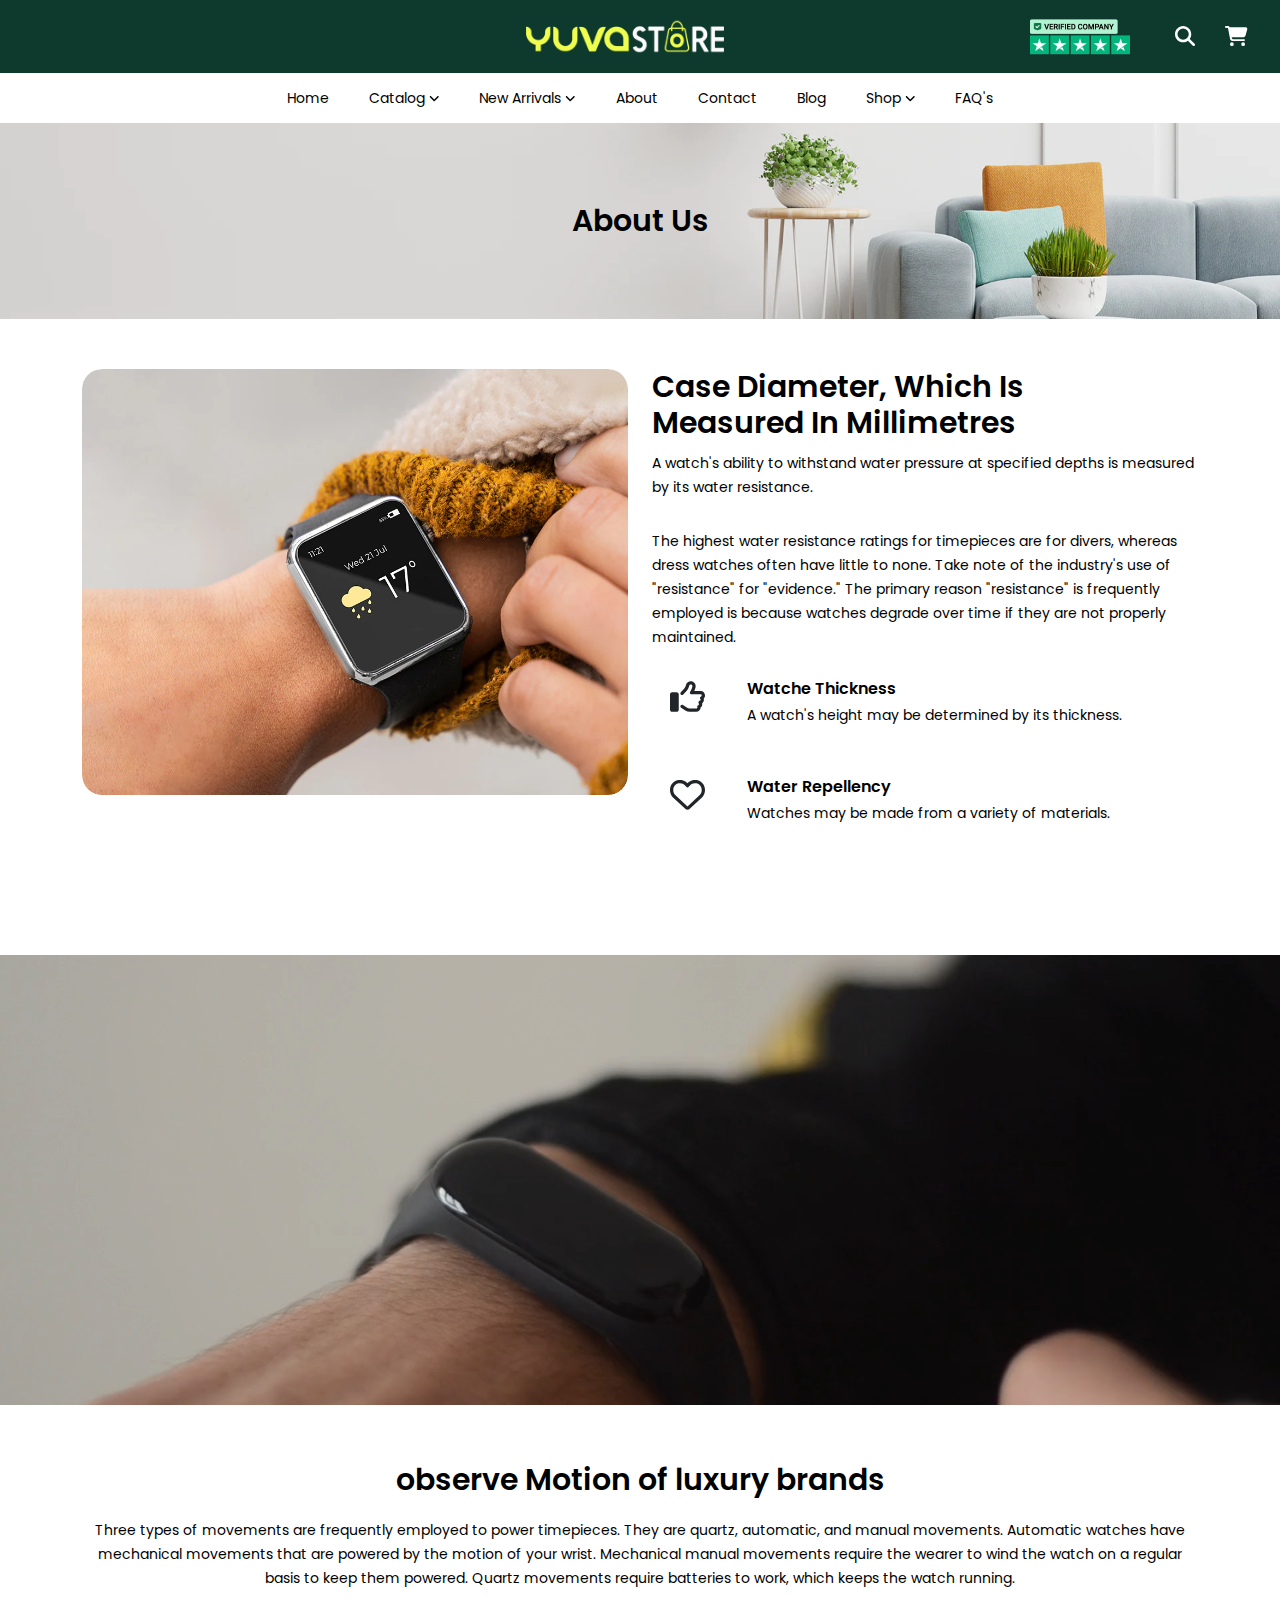
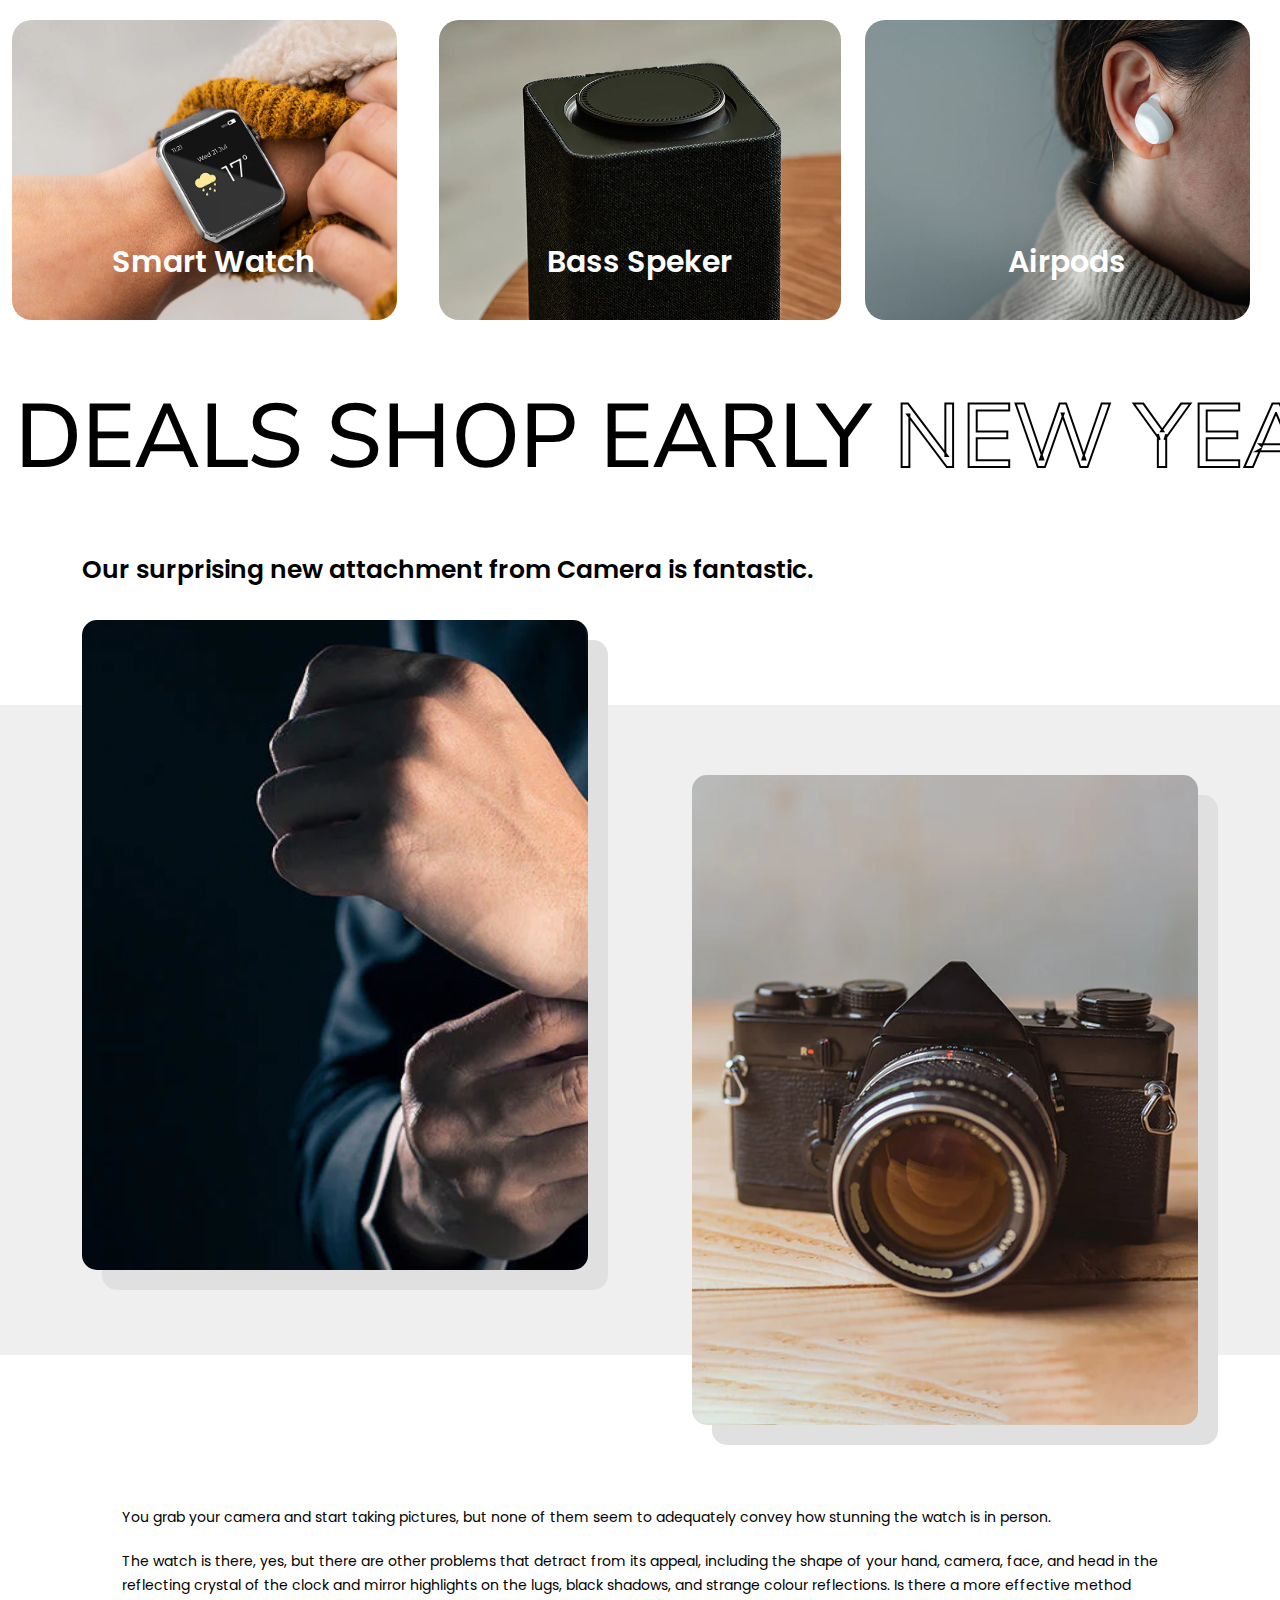
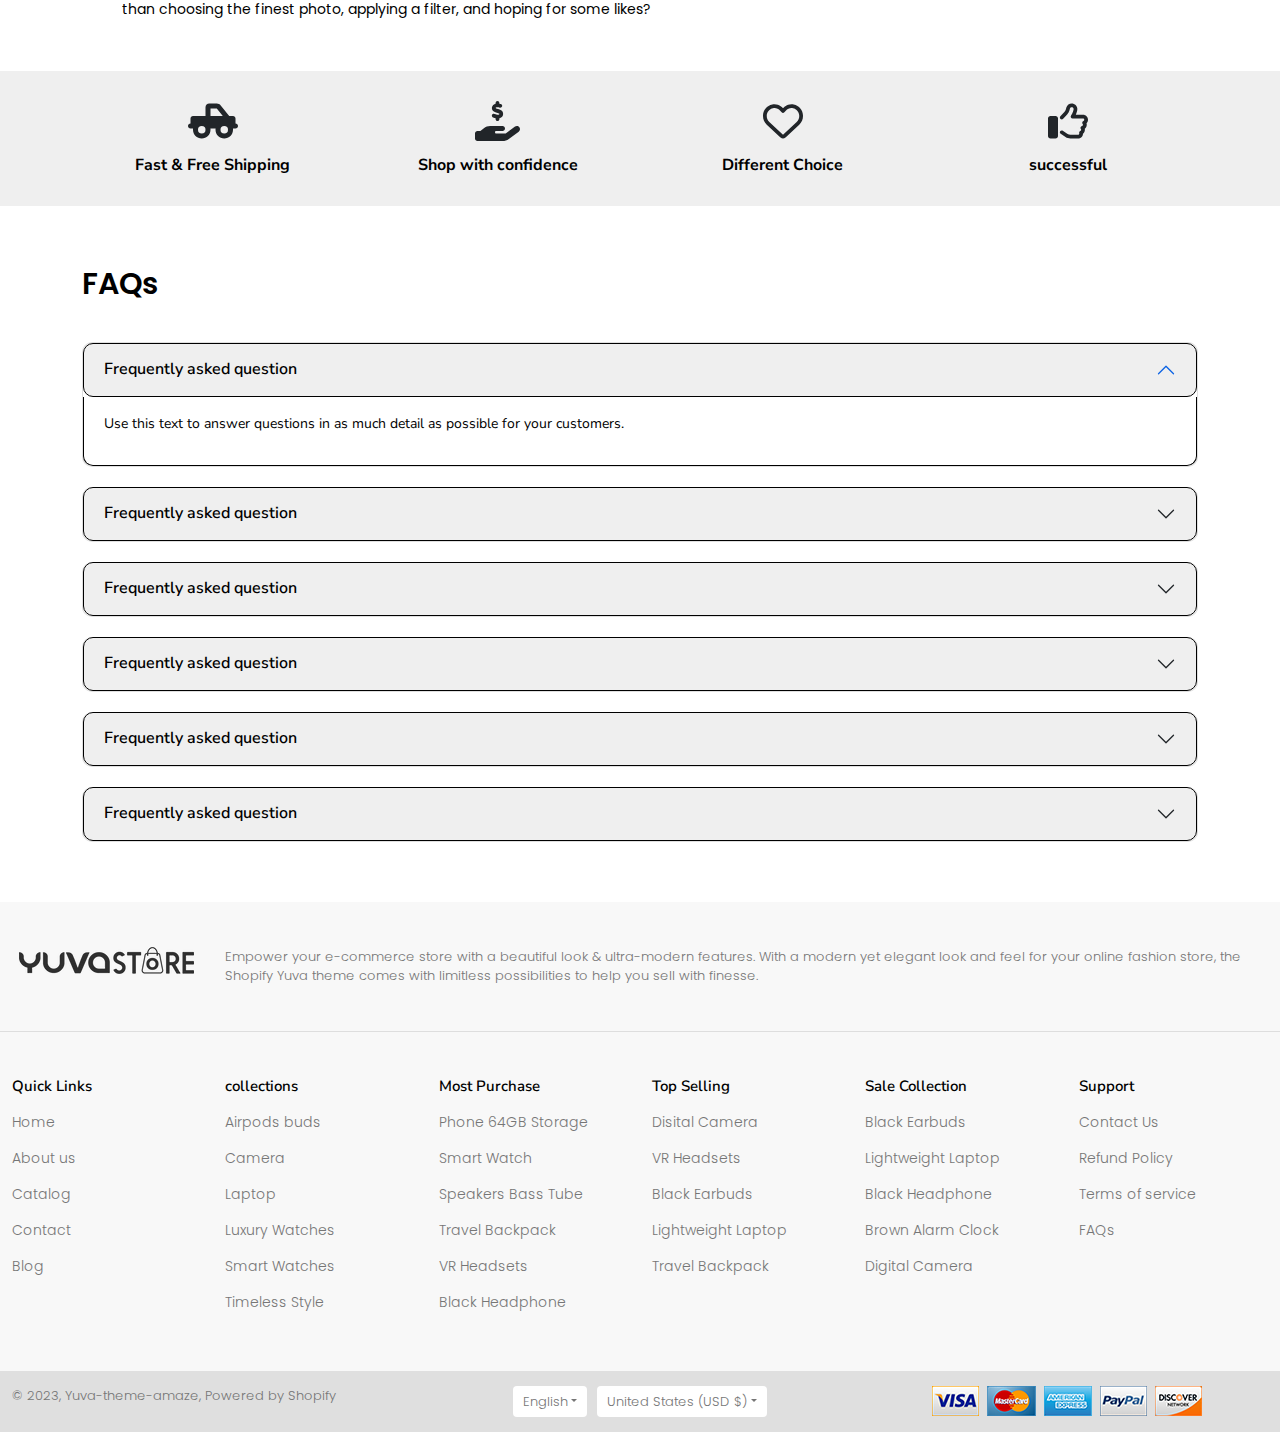
<file: about-us.html>
<!DOCTYPE html>
<html lang="en">

<head>
    <meta charset="UTF-8">
    <meta http-equiv="X-UA-Compatible" content="IE=edge">
    <meta name="viewport" content="width=device-width, initial-scale=1.0">
    <title>About Us</title>
    <link rel="stylesheet" href="./assets/css/all.min.css">
    <link rel="stylesheet" href="./assets/css/bootstrap.min.css">
    <link rel="stylesheet" href="./assets/css/splide.min.css">
    <link rel="stylesheet" href="./assets/css/slick.css">
    <link rel="stylesheet" href="./assets/css/style.css">
    <link rel="stylesheet" href="./assets/css/responsive.css">
</head>

<body>

    <!-- ============================ header area start ============================ -->
    <header id="header" class="header">
        <div class="container">
            <div class="row" style="align-items: center;">
                <div class="col-lg-7 col-8">
                    <div class="head-logo text-end">
                        <div class="responisve-nav-icon d-block d-lg-none">
                             <a data-bs-toggle="offcanvas" href="#offcanvasExample" role="button" aria-controls="offcanvasExample">
                                <i class="fa-solid fa-bars"></i>
                              </a>
                        </div>
                        <a href="#">
                            <img src="./assets/images/new_logo.avif" alt="new_logo">
                        </a>
                    </div>
                </div>
                <div class="col-lg-5 col-4">
                    <div class="header-right d-flex" style="justify-content: end; align-items: center;">
                        <div class="head-right-img text-end d-none d-lg-block">
                            <img src="./assets/images/trustpilot_1.avif" alt="trustpilot_1" width="200" height="86">
                        </div>
                        <div class="head-right-icon">
                            <a href="#" class="serch-icon" data-bs-toggle="offcanvas" data-bs-target="#offcanvasTop" aria-controls="offcanvasTop"><i class="fa-solid fa-magnifying-glass"></i></a>
                            <a href="#" data-bs-toggle="offcanvas" data-bs-target="#offcanvasRight" aria-controls="offcanvasRight"><i class="fa-solid fa-cart-shopping"></i></a>
                        </div>
                    </div>
                </div>
            </div>
        </div>
        <nav id="navbar" class="d-none d-lg-block">
            <div class="container">
                <ul class="nav-wrapper">
                    <li class="nav-item"><a href="Index.html">Home</a></li>
                    <li class="nav-item cat-megamenu-show"><a href="#">Catalog <i class="fa-solid fa-angle-down"></i></a></li>
                    <li class="nav-item arri-megamenu-show"><a href="#">New Arrivals <i class="fa-solid fa-angle-down"></i></a></li>
                    <li class="nav-item"><a href="about-us.html">About</a></li>
                    <li class="nav-item"><a href="contact.html">Contact</a></li>
                    <li class="nav-item"><a href="news.html">Blog</a></li>
                    <li class="nav-item shop-megamenu-show"><a href="#">Shop <i class="fa-solid fa-angle-down"></i></a></li>
                    <li class="nav-item"><a href="faqs.html">FAQ's</a></li>
                </ul>
            </div>
            <div class="catalog-megamenu">
                <div class="container">
                    <div class="row" style="align-items: center;">
                        <div class="col-lg-6">
                            <div class="catalog-inner-menu-item">
                                <div class="row">
                                    <div class="col-lg-6">
                                        <h6>Airpods Buds</h6>
                                        <ul>
                                            <li>
                                                <div class="row" style="align-items: center;">
                                                    <div class="col-lg-3">
                                                        <div class="catalog-menu-item-img">
                                                          <a href="Product-single.html"><img src="./assets/images/product1.webp" class="w-100 img-fluid" alt="product1"></a>
                                                        </div>
                                                    </div>
                                                    <div class="col-lg-9">
                                                        <div class="catalog-menu-item-text">
                                                            <a href="Product-single.html">VR Headsets</a>
                                                            <h5>$500.00</h5>
                                                        </div>
                                                    </div>
                                                </div>
                                            </li>
                                            <li>
                                                <div class="row" style="align-items: center;">
                                                    <div class="col-lg-3">
                                                        <div class="catalog-menu-item-img">
                                                           <a href="Product-single.html"> <img src="./assets/images/product2.webp" class="w-100 img-fluid" alt="product2"></a>
                                                        </div>
                                                    </div>
                                                    <div class="col-lg-9">
                                                        <div class="catalog-menu-item-text">
                                                            <a href="Product-single.html">Phone 64GB storage</a>
                                                            <h5>$5.56</h5>
                                                        </div>
                                                    </div>
                                                </div>
                                            </li>
                                            <li>
                                                <div class="row" style="align-items: center;">
                                                    <div class="col-lg-3">
                                                        <div class="catalog-menu-item-img">
                                                            <a href="Product-single.html"><img src="./assets/images/product3.webp" class="w-100 img-fluid" alt="product3"></a>
                                                        </div>
                                                    </div>
                                                    <div class="col-lg-9">
                                                        <div class="catalog-menu-item-text">
                                                            <a href="Product-single.html">Specker Bass Tube</a>
                                                            <h5>$1,250.00</h5>
                                                        </div>
                                                    </div>
                                                </div>
                                            </li>
                                            <li>
                                                <div class="row" style="align-items: center;">
                                                    <div class="col-lg-3">
                                                        <div class="catalog-menu-item-img">
                                                            <a href="Product-single.html"><img src="./assets/images/product6.webp" class="w-100 img-fluid" alt="product6"></a>
                                                        </div>
                                                    </div>
                                                    <div class="col-lg-9">
                                                        <div class="catalog-menu-item-text">
                                                            <a href="Product-single.html">Travel Backpack</a>
                                                            <h5>$300.00</h5>
                                                        </div>
                                                    </div>
                                                </div>
                                            </li>
                                        </ul>
                                    </div>
                                    <div class="col-lg-6">
                                        <h6>Luxury Watches</h6>
                                        <ul>
                                            <li>
                                                <div class="row" style="align-items: center;">
                                                    <div class="col-lg-3">
                                                        <div class="catalog-menu-item-img">
                                                          <a href="Product-single.html"><img src="./assets/images/product4.webp" class="w-100 img-fluid" alt="product4"></a>
                                                        </div>
                                                    </div>
                                                    <div class="col-lg-9">
                                                        <div class="catalog-menu-item-text">
                                                            <a href="Product-single.html">Black Earbuds</a>
                                                            <h5>$11.00</h5>
                                                        </div>
                                                    </div>
                                                </div>
                                            </li>
                                            <li>
                                                <div class="row" style="align-items: center;">
                                                    <div class="col-lg-3">
                                                        <div class="catalog-menu-item-img">
                                                           <a href="Product-single.html"> <img src="./assets/images/product5.webp" class="w-100 img-fluid" alt="product5"></a>
                                                        </div>
                                                    </div>
                                                    <div class="col-lg-9">
                                                        <div class="catalog-menu-item-text">
                                                            <a href="Product-single.html">Smart Watch</a>
                                                            <h5>$70.00</h5>
                                                        </div>
                                                    </div>
                                                </div>
                                            </li>
                                            <li>
                                                <div class="row" style="align-items: center;">
                                                    <div class="col-lg-3">
                                                        <div class="catalog-menu-item-img">
                                                            <a href="Product-single.html"><img src="./assets/images/product3.webp" class="w-100 img-fluid" alt="product3"></a>
                                                        </div>
                                                    </div>
                                                    <div class="col-lg-9">
                                                        <div class="catalog-menu-item-text">
                                                            <a href="Product-single.html">Specker Bass Tube</a>
                                                            <h5>$1,250.00</h5>
                                                        </div>
                                                    </div>
                                                </div>
                                            </li>
                                            <li>
                                                <div class="row" style="align-items: center;">
                                                    <div class="col-lg-3">
                                                        <div class="catalog-menu-item-img">
                                                            <a href="Product-single.html"><img src="./assets/images/product7.webp" class="w-100 img-fluid" alt="product7"></a>
                                                        </div>
                                                    </div>
                                                    <div class="col-lg-9">
                                                        <div class="catalog-menu-item-text">
                                                            <a href="Product-single.html">Lightweight Laptop</a>
                                                            <h5>$200.00</h5>
                                                        </div>
                                                    </div>
                                                </div>
                                            </li>
                                        </ul>
                                    </div>
                                </div>
                            </div>
                        </div>
                        <div class="col-lg-6">
                            <div class="row">
                                <div class="col-lg-6">
                                    <div class="catalog-megamenu-right-img">
                                        <a href="#"><img src="./assets/images/col_6.webp" class="w-100 img-fluid" alt="col_6"></a>
                                    </div>
                                </div>
                                <div class="col-lg-6">
                                    <div class="catalog-megamenu-right-img">
                                        <a href="#"><img src="./assets/images/col_2.webp" class="w-100 img-fluid" alt="col_2"></a>
                                    </div>
                                </div>
                        </div>
                    </div>
                </div>
            </div>
            </div>
            <div class="arrival-megamenu">
                <div class="container">
                    <div class="row">
                        <div class="col-lg-2">
                            <div class="arrivals-megamenu-item">
                                <div class="arri-meg-item-img">
                                    <a href="Product-single.html"><img src="./assets/images/product4.webp" class="w-100 img-fluid" alt="product4"></a>
                                </div>
                                <div class="arri-meg-item-text">
                                  <a href="Product-single.html">Black Earbuds</a>
                                  <p>$11.00</p>
                                </div>
                            </div>
                        </div>
                        <div class="col-lg-2">
                            <div class="arrivals-megamenu-item">
                                <div class="arri-meg-item-img">
                                    <a href="Product-single.html"><img src="./assets/images/product8.webp" class="w-100 img-fluid" alt="product8"></a>
                                </div>
                                <div class="arri-meg-item-text">
                                  <a href="Product-single.html">Brown alarm clock</a>
                                  <p>$59.99</p>
                                </div>
                            </div>
                        </div>
                        <div class="col-lg-2">
                            <div class="arrivals-megamenu-item">
                                <div class="arri-meg-item-img">
                                    <a href="Product-single.html"><img src="./assets/images/product9.webp" class="w-100 img-fluid" alt="product9"></a>
                                </div>
                                <div class="arri-meg-item-text">
                                  <a href="Product-single.html">disital camera</a>
                                  <p>$125.00</p>
                                </div>
                            </div>
                        </div>
                        <div class="col-lg-2">
                            <div class="arrivals-megamenu-item">
                                <div class="arri-meg-item-img">
                                    <a href="Product-single.html"><img src="./assets/images/product1.webp" class="w-100 img-fluid" alt="product1"></a>
                                </div>
                                <div class="arri-meg-item-text">
                                  <a href="Product-single.html">VR Headsets</a>
                                  <p>$500.00</p>
                                </div>
                            </div>
                        </div>
                        <div class="col-lg-2">
                            <div class="arrivals-megamenu-item">
                                <div class="arri-meg-item-img">
                                    <a href="Product-single.html"><img src="./assets/images/product5.webp" class="w-100 img-fluid" alt="product5"></a>
                                </div>
                                <div class="arri-meg-item-text">
                                  <a href="Product-single.html">smart wtach</a>
                                  <p>$70.00</p>
                                </div>
                            </div>
                        </div>
                        <div class="col-lg-2">
                            <div class="arrivals-megamenu-item">
                                <div class="arri-meg-item-img">
                                    <a href="Product-single.html"><img src="./assets/images/product10.webp" class="w-100 img-fluid" alt="product10"></a>
                                </div>
                                <div class="arri-meg-item-text">
                                  <a href="Product-single.html">Black headphone</a>
                                  <p>$200.00</p>
                                </div>
                            </div>
                        </div>
                    </div>
                </div>
            </div>
            <div class="shop-megamenu">
                <div class="container">
                    <div class="row">
                        <div class="col-lg-3">
                            <div class="shop-megamenu-item">
                                <ul>
                                    <li class="list-head"><a href="product.html">Airods buds</a></li>
                                    <li><a href="Product-single.html">VR Headsets</a></li>
                                    <li><a href="Product-single.html">Phone 64GB storage</a></li>
                                    <li><a href="Product-single.html">Speakers Bass Tube</a></li>
                                    <li><a href="Product-single.html">Travel Backpack</a></li>
                                    <li><a href="Product-single.html">Black Earbuds</a></li>
                                    <li><a href="Product-single.html">Brown Alarm Clock</a></li>
                                    <li><a href="Product-single.html">Smart Watch</a></li>
                                    <li class="list-head"><a href="product.html">Mobile</a></li>
                                    <li><a href="Product-single.html">VR Headsets</a></li>
                                    <li><a href="Product-single.html">Speakers Bass Tube</a></li>
                                    <li><a href="Product-single.html">Travel Backpack</a></li>
                                    <li><a href="Product-single.html">Black Earbuds</a></li>
                                    <li><a href="Product-single.html">Brown Alarm Clock</a></li>
                                    <li><a href="Product-single.html">Smart Watch</a></li>
                                    <li><a href="Product-single.html">Black Headphone</a></li>
                                </ul>
                            </div>
                        </div>
                        <div class="col-lg-3">
                            <div class="shop-megamenu-item">
                                <ul class="other-color">
                                    <li class="list-head"><a href="product.html">Camera</a></li>
                                    <li><a href="Product-single.html">VR Headsets</a></li>
                                    <li><a href="Product-single.html">Phone 64GB storage</a></li>
                                    <li><a href="Product-single.html">Speakers Bass Tube</a></li>
                                    <li><a href="Product-single.html">Travel Backpack</a></li>
                                    <li><a href="Product-single.html">Black Earbuds</a></li>
                                    <li><a href="Product-single.html">Brown Alarm Clock</a></li>
                                    <li><a href="Product-single.html">Smart Watch</a></li>
                                    <li class="list-head"><a href="product.html">Smart Watches</a></li>
                                    <li><a href="Product-single.html">VR Headsets</a></li>
                                    <li><a href="Product-single.html">Speakers Bass Tube</a></li>
                                    <li><a href="Product-single.html">Travel Backpack</a></li>
                                    <li><a href="Product-single.html">Black Earbuds</a></li>
                                    <li><a href="Product-single.html">Brown Alarm Clock</a></li>
                                    <li><a href="Product-single.html">Smart Watch</a></li>
                                    <li><a href="Product-single.html">Black Headphone</a></li>
                                </ul>
                            </div>
                        </div>
                        <div class="col-lg-3">
                            <div class="shop-megamenu-item">
                                <ul>
                                    <li class="list-head"><a href="product.html">Laptop</a></li>
                                    <li><a href="Product-single.html">VR Headsets</a></li>
                                    <li><a href="Product-single.html">Phone 64GB storage</a></li>
                                    <li><a href="Product-single.html">Speakers Bass Tube</a></li>
                                    <li><a href="Product-single.html">Travel Backpack</a></li>
                                    <li><a href="Product-single.html">Black Earbuds</a></li>
                                    <li><a href="Product-single.html">Brown Alarm Clock</a></li>
                                    <li><a href="Product-single.html">Smart Watch</a></li>
                                    <li class="list-head"><a href="product.html">Speaker</a></li>
                                    <li><a href="Product-single.html">VR Headsets</a></li>
                                    <li><a href="Product-single.html">Speakers Bass Tube</a></li>
                                    <li><a href="Product-single.html">Travel Backpack</a></li>
                                    <li><a href="Product-single.html">Black Earbuds</a></li>
                                    <li><a href="Product-single.html">Brown Alarm Clock</a></li>
                                    <li><a href="Product-single.html">Smart Watch</a></li>
                                    <li><a href="Product-single.html">Black Headphone</a></li>
                                </ul>
                            </div>
                        </div>
                        <div class="col-lg-3">
                            <div class="shop-megamenu-item">
                                <ul class="other-color">
                                    <li class="list-head"><a href="product.html">Luxury Watches</a></li>
                                    <li><a href="Product-single.html">VR Headsets</a></li>
                                    <li><a href="Product-single.html">Phone 64GB storage</a></li>
                                    <li><a href="Product-single.html">Speakers Bass Tube</a></li>
                                    <li><a href="Product-single.html">Travel Backpack</a></li>
                                    <li><a href="Product-single.html">Black Earbuds</a></li>
                                    <li><a href="Product-single.html">Brown Alarm Clock</a></li>
                                    <li><a href="Product-single.html">Smart Watch</a></li>
                                    <li class="list-head"><a href="product.html">Timeless Style</a></li>
                                    <li><a href="Product-single.html">VR Headsets</a></li>
                                    <li><a href="Product-single.html">Speakers Bass Tube</a></li>
                                    <li><a href="Product-single.html">Travel Backpack</a></li>
                                    <li><a href="Product-single.html">Black Earbuds</a></li>
                                    <li><a href="Product-single.html">Brown Alarm Clock</a></li>
                                    <li><a href="Product-single.html">Smart Watch</a></li>
                                    <li><a href="Product-single.html">Black Headphone</a></li>
                                </ul>
                            </div>
                        </div>
                    </div>
                </div>
            </div>
        </nav>
    </header>
    <div class="search-bar">
        <div class="offcanvas offcanvas-top" tabindex="-1" id="offcanvasTop" aria-labelledby="offcanvasTopLabel">
            <div class="offcanvas-header">
              <button type="button" class="btn-close text-reset" data-bs-dismiss="offcanvas" aria-label="Close"></button>
            </div>
            <div class="offcanvas-body">
              <div class="container">
                <div class="serch-input">
                    <input type="text" placeholder="Search">
                    <i class="fa-solid fa-magnifying-glass"></i>
                </div>
              </div>
            </div>
          </div>
    </div>
    <div class="your-cart">
    <div class="offcanvas offcanvas-end" tabindex="-1" id="offcanvasRight" aria-labelledby="offcanvasRightLabel">
        <div class="offcanvas-header">
        <h5 id="offcanvasRightLabel">Your cart</h5>
        <button type="button" class="btn-close text-reset" data-bs-dismiss="offcanvas" aria-label="Close"></button>
        </div>
        <div class="offcanvas-body">
            <div class="your-cart-item">
                <div class="row">
                    <div class="col-lg-3">
                        <div class="your-cart-item-img">
                            <img src="./assets/images/cart-img1.webp" class="w-100 img-fluid" alt="cart-img1">
                        </div>
                    </div>
                    <div class="col-lg-9">
                        <div class="your-cart-item-ditails">
                            <h5>Speakers Bass Tube</h5>
                            <div class="your-cart-item-quantity d-flex" style="align-items: center;">
                                <div class="cart-quantity">
                                    <button><i class="fa-solid fa-minus"></i></button>
                                    <input type="text" value="1">
                                    <button><i class="fa-solid fa-plus"></i></button>
                                </div>
                                <div class="your-cart-item-price">
                                    <h5>$1,250.00</h5>
                                </div>
                            </div>
                            <div class="cart-close">
                                <i class="fa-solid fa-xmark"></i>
                            </div>
                        </div>
                    </div>
                </div>
                <div class="your-cart-content">
                    <div class="order-note">
                        <h6 class="textarea-slide">Leave A Note With Order</h6>
                        <textarea class="note-textarea"></textarea>
                    </div>
                    <div class="total-cart-price">
                        <h6>Total</h6>
                        <h5>$1,250.00</h5>
                    </div>
                    <p>Texes and shipping calculated at checkout</p>
                    <button>checkout</button>
                    <a href="#">view cart</a>
                </div>
            </div>
        </div>
    </div>
    </div>

    <!-- ---------------------- responsive navbar area start ------------------- -->
    <div class="responsive-navbar d-block d-lg-none">
        <div class="offcanvas offcanvas-start" tabindex="-1" id="offcanvasExample" aria-labelledby="offcanvasExampleLabel">
            <div class="container">
                <div class="offcanvas-header">
                    <button type="button" data-bs-dismiss="offcanvas" aria-label="Close">
                      <i class="fa-solid fa-xmark"></i>
                    </button>
                  </div>
                  <div class="offcanvas-body">
                    <ul class="res-nav-wrapper">
                        <li class="res-nav-item"><a href="Index.html">Home</a></li>
                        <li class="res-nav-item"><a class="res-cat-menu" href="#">Catalog <i class="fa-solid fa-plus"></i></a>
                            <ul class="res-Aipods-menu-wrapper">
                                <li> <a class="res-cat-menu-inner" href="#">Aipods buds <i class="fa-solid fa-plus"></i></a> 
                                    <ul class="res-cat-Aipods-inner-menu">
                                        <li>
                                            <div class="row" style="align-items: center;">
                                                <div class="col-4">
                                                    <div class="res-cat-menu-item-img">
                                                      <a href="Product-single.html"><img src="./assets/images/product1.webp" class="w-100 img-fluid" alt="product1"></a>
                                                    </div>
                                                </div>
                                                <div class="col-8">
                                                    <div class="res-cat-menu-item-text">
                                                        <a href="Product-single.html">VR Headsets</a>
                                                        <h5>$500.00</h5>
                                                    </div>
                                                </div>
                                            </div>
                                        </li>
                                        <li>
                                            <div class="row" style="align-items: center;">
                                                <div class="col-4">
                                                    <div class="res-cat-menu-item-img">
                                                       <a href="Product-single.html"> <img src="./assets/images/product2.webp" class="w-100 img-fluid" alt="product2"></a>
                                                    </div>
                                                </div>
                                                <div class="col-8">
                                                    <div class="res-cat-menu-item-text">
                                                        <a href="Product-single.html">Phone 64GB storage</a>
                                                        <h5>$5.56</h5>
                                                    </div>
                                                </div>
                                            </div>
                                        </li>
                                        <li>
                                            <div class="row" style="align-items: center;">
                                                <div class="col-4">
                                                    <div class="res-cat-menu-item-img">
                                                        <a href="Product-single.html"><img src="./assets/images/product3.webp" class="w-100 img-fluid" alt="product3"></a>
                                                    </div>
                                                </div>
                                                <div class="col-8">
                                                    <div class="res-cat-menu-item-text">
                                                        <a href="Product-single.html">Specker Bass Tube</a>
                                                        <h5>$1,250.00</h5>
                                                    </div>
                                                </div>
                                            </div>
                                        </li>
                                        <li>
                                            <div class="row" style="align-items: center;">
                                                <div class="col-4">
                                                    <div class="res-cat-menu-item-img">
                                                        <a href="Product-single.html"><img src="./assets/images/product6.webp" class="w-100 img-fluid" alt="product6"></a>
                                                    </div>
                                                </div>
                                                <div class="col-8">
                                                    <div class="res-cat-menu-item-text">
                                                        <a href="Product-single.html">Travel Backpack</a>
                                                        <h5>$300.00</h5>
                                                    </div>
                                                </div>
                                            </div>
                                        </li>
                                    </ul>
                                </li> 
                                <li> <a class="res-Watch-menu-inner" href="#">Luxury Watch  <i class="fa-solid fa-plus"></i></a>
                                <ul class="res-cat-Watch-inner-menu">
                                    <li>
                                        <div class="row" style="align-items: center;">
                                            <div class="col-4">
                                                <div class="res-cat-menu-item-img">
                                                  <a href="Product-single.html"><img src="./assets/images/product4.webp" class="w-100 img-fluid" alt="product4"></a>
                                                </div>
                                            </div>
                                            <div class="col-8">
                                                <div class="res-cat-menu-item-text">
                                                    <a href="Product-single.html">Black Earbuds</a>
                                                    <h5>$11.00</h5>
                                                </div>
                                            </div>
                                        </div>
                                    </li>
                                    <li>
                                        <div class="row" style="align-items: center;">
                                            <div class="col-4">
                                                <div class="res-cat-menu-item-img">
                                                   <a href="Product-single.html"> <img src="./assets/images/product5.webp" class="w-100 img-fluid" alt="product5"></a>
                                                </div>
                                            </div>
                                            <div class="col-8">
                                                <div class="res-cat-menu-item-text">
                                                    <a href="Product-single.html">Smart Watch</a>
                                                    <h5>$70.00</h5>
                                                </div>
                                            </div>
                                        </div>
                                    </li>
                                    <li>
                                        <div class="row" style="align-items: center;">
                                            <div class="col-4">
                                                <div class="res-cat-menu-item-img">
                                                    <a href="Product-single.html"><img src="./assets/images/product3.webp" class="w-100 img-fluid" alt="product3"></a>
                                                </div>
                                            </div>
                                            <div class="col-8">
                                                <div class="res-cat-menu-item-text">
                                                    <a href="Product-single.html">Specker Bass Tube</a>
                                                    <h5>$1,250.00</h5>
                                                </div>
                                            </div>
                                        </div>
                                    </li>
                                    <li>
                                        <div class="row" style="align-items: center;">
                                            <div class="col-4">
                                                <div class="res-cat-menu-item-img">
                                                    <a href="Product-single.html"><img src="./assets/images/product7.webp" class="w-100 img-fluid" alt="product7"></a>
                                                </div>
                                            </div>
                                            <div class="col-8">
                                                <div class="res-cat-menu-item-text">
                                                    <a href="Product-single.html">Lightweight Laptop</a>
                                                    <h5>$200.00</h5>
                                                </div>
                                            </div>
                                        </div>
                                    </li>
                                </ul>
                                </li>
                                <li> <a href="#"> <img src="./assets/images/col_6.webp" class="w-100 img-fluid" alt="col_6"></a> </li>
                                <li> <a href="#"> <img src="./assets/images/col_2.webp" class="w-100 img-fluid" alt="col_2"></a> </li>
                            </ul>
                        </li>
                        <li class="res-nav-item"><a class="res-arrivals-menu" href="#">New Arrivals <i class="fa-solid fa-plus"></i></a>
                           <div class="arrivals-dropdown">
                            <div class="row">
                                <div class="col-12">
                                    <div class="arrivals-megamenu-item">
                                        <div class="arri-meg-item-img">
                                            <a href="Product-single.html"><img src="./assets/images/product4.webp" class="w-100 img-fluid" alt="product4"></a>
                                        </div>
                                        <div class="arri-meg-item-text">
                                          <a href="Product-single.html">Black Earbuds</a>
                                          <p>$11.00</p>
                                        </div>
                                    </div>
                                </div>
                                <div class="col-12">
                                    <div class="arrivals-megamenu-item">
                                        <div class="arri-meg-item-img">
                                            <a href="Product-single.html"><img src="./assets/images/product8.webp" class="w-100 img-fluid" alt="product8"></a>
                                        </div>
                                        <div class="arri-meg-item-text">
                                          <a href="Product-single.html">Brown alarm clock</a>
                                          <p>$59.99</p>
                                        </div>
                                    </div>
                                </div>
                                <div class="col-12">
                                    <div class="arrivals-megamenu-item">
                                        <div class="arri-meg-item-img">
                                            <a href="Product-single.html"><img src="./assets/images/product9.webp" class="w-100 img-fluid" alt="product9"></a>
                                        </div>
                                        <div class="arri-meg-item-text">
                                          <a href="Product-single.html">disital camera</a>
                                          <p>$125.00</p>
                                        </div>
                                    </div>
                                </div>
                                <div class="col-12">
                                    <div class="arrivals-megamenu-item">
                                        <div class="arri-meg-item-img">
                                            <a href="Product-single.html"><img src="./assets/images/product1.webp" class="w-100 img-fluid" alt="product1"></a>
                                        </div>
                                        <div class="arri-meg-item-text">
                                          <a href="Product-single.html">VR Headsets</a>
                                          <p>$500.00</p>
                                        </div>
                                    </div>
                                </div>
                                <div class="col-12">
                                    <div class="arrivals-megamenu-item">
                                        <div class="arri-meg-item-img">
                                            <a href="Product-single.html"><img src="./assets/images/product5.webp" class="w-100 img-fluid" alt="product5"></a>
                                        </div>
                                        <div class="arri-meg-item-text">
                                          <a href="Product-single.html">smart wtach</a>
                                          <p>$70.00</p>
                                        </div>
                                    </div>
                                </div>
                                <div class="col-12">
                                    <div class="arrivals-megamenu-item">
                                        <div class="arri-meg-item-img">
                                            <a href="Product-single.html"><img src="./assets/images/product10.webp" class="w-100 img-fluid" alt="product10"></a>
                                        </div>
                                        <div class="arri-meg-item-text">
                                          <a href="Product-single.html">Black headphone</a>
                                          <p>$200.00</p>
                                        </div>
                                    </div>
                                </div>
                            </div>
                           </div>
                        </li>
                        <li class="res-nav-item"><a href="about-us.html">About</a></li>
                        <li class="res-nav-item"><a href="contact.html">Contact</a></li>
                        <li class="res-nav-item"><a href="news.html">Blog</a></li>
                        <li class="res-nav-item"><a class="res-shop-menu" href="#">Shop <i class="fa-solid fa-plus"></i></a>
                        <ul class="shop-dropdown">
                            <li><a class="airpods-dropdown-show" href="#">Airpods buds <i class="fa-solid fa-plus"></i></a>
                                <ul class="aripods-dropdown">
                                    <li><a href="Product-single.html">VR Headsets</a></li>
                                    <li><a href="Product-single.html">Phone 64GB storage</a></li>
                                    <li><a href="Product-single.html">Speakers Bass Tube</a></li>
                                    <li><a href="Product-single.html">Travel Backpack</a></li>
                                    <li><a href="Product-single.html">Black Earbuds</a></li>
                                    <li><a href="Product-single.html">Brown Alarm Clock</a></li>
                                    <li><a href="Product-single.html">Smart Watch</a></li>
                                </ul>
                            </li>
                            <li><a class="camera-dropdown-show" href="#">Camera <i class="fa-solid fa-plus"></i></a>
                               <ul class="camera-dropdown">
                                <li><a href="Product-single.html">VR Headsets</a></li>
                                <li><a href="Product-single.html">Phone 64GB storage</a></li>
                                <li><a href="Product-single.html">Speakers Bass Tube</a></li>
                                <li><a href="Product-single.html">Travel Backpack</a></li>
                                <li><a href="Product-single.html">Black Earbuds</a></li>
                                <li><a href="Product-single.html">Brown Alarm Clock</a></li>
                                <li><a href="Product-single.html">Smart Watch</a></li>
                               </ul>
                            </li>
                            <li><a class="laptop-dropdown-show" href="#">Laptop <i class="fa-solid fa-plus"></i></a>
                                <ul class="laptop-dropdown">
                                    <li><a href="Product-single.html">VR Headsets</a></li>
                                    <li><a href="Product-single.html">Phone 64GB storage</a></li>
                                    <li><a href="Product-single.html">Speakers Bass Tube</a></li>
                                    <li><a href="Product-single.html">Travel Backpack</a></li>
                                    <li><a href="Product-single.html">Black Earbuds</a></li>
                                    <li><a href="Product-single.html">Brown Alarm Clock</a></li>
                                    <li><a href="Product-single.html">Smart Watch</a></li> 
                                </ul>
                            </li>
                            <li><a class="luxury-dropdown-show" href="#">Luxury Watch <i class="fa-solid fa-plus"></i></a>
                                <ul class="luxury-dropdown">
                                    <li><a href="Product-single.html">VR Headsets</a></li>
                                    <li><a href="Product-single.html">Phone 64GB storage</a></li>
                                    <li><a href="Product-single.html">Speakers Bass Tube</a></li>
                                    <li><a href="Product-single.html">Travel Backpack</a></li>
                                    <li><a href="Product-single.html">Black Earbuds</a></li>
                                    <li><a href="Product-single.html">Brown Alarm Clock</a></li>
                                    <li><a href="Product-single.html">Smart Watch</a></li>
                                </ul>
                            </li>
                            <li><a class="mobile-dropdown-show" href="#">Mobile <i class="fa-solid fa-plus"></i></a> 
                                <ul class="mobile-dropdown">
                                    <li><a href="Product-single.html">VR Headsets</a></li>
                                    <li><a href="Product-single.html">Speakers Bass Tube</a></li>
                                    <li><a href="Product-single.html">Travel Backpack</a></li>
                                    <li><a href="Product-single.html">Black Earbuds</a></li>
                                    <li><a href="Product-single.html">Brown Alarm Clock</a></li>
                                    <li><a href="Product-single.html">Smart Watch</a></li>
                                    <li><a href="Product-single.html">Black Headphone</a></li>
                                </ul>
                            </li>
                            <li><a class="watches-dropdown-show" href="#">Smart Watches <i class="fa-solid fa-plus"></i></a>
                                <ul class="watches-dropdown">
                                    <li><a href="Product-single.html">VR Headsets</a></li>
                                    <li><a href="Product-single.html">Speakers Bass Tube</a></li>
                                    <li><a href="Product-single.html">Travel Backpack</a></li>
                                    <li><a href="Product-single.html">Black Earbuds</a></li>
                                    <li><a href="Product-single.html">Brown Alarm Clock</a></li>
                                    <li><a href="Product-single.html">Smart Watch</a></li>
                                    <li><a href="Product-single.html">Black Headphone</a></li>
                                </ul>
                            </li>
                            <li><a class="speaker-dropdown-show" href="#">Speaker  <i class="fa-solid fa-plus"></i></a>
                                <ul class="speaker-dropdown">
                                    <li><a href="Product-single.html">VR Headsets</a></li>
                                    <li><a href="Product-single.html">Speakers Bass Tube</a></li>
                                    <li><a href="Product-single.html">Travel Backpack</a></li>
                                    <li><a href="Product-single.html">Black Earbuds</a></li>
                                    <li><a href="Product-single.html">Brown Alarm Clock</a></li>
                                    <li><a href="Product-single.html">Smart Watch</a></li>
                                    <li><a href="Product-single.html">Black Headphone</a></li>
                                </ul>
                            </li>
                            <li><a class="timeless-dropdown-show" href="#">Timeless Style <i class="fa-solid fa-plus"></i></a>
                                <ul class="timeless-dropdown">
                                    <li><a href="Product-single.html">VR Headsets</a></li>
                                    <li><a href="Product-single.html">Speakers Bass Tube</a></li>
                                    <li><a href="Product-single.html">Travel Backpack</a></li>
                                    <li><a href="Product-single.html">Black Earbuds</a></li>
                                    <li><a href="Product-single.html">Brown Alarm Clock</a></li>
                                    <li><a href="Product-single.html">Smart Watch</a></li>
                                    <li><a href="Product-single.html">Black Headphone</a></li>
                                </ul>
                            </li>
                        </ul>
                        </li>
                        <li class="res-nav-item"><a href="faqs.html">FAQ's</a></li>
                    </ul>
                    <div class="res-navbar-social">
                        <a href="#"><i class="fa-brands fa-facebook-f"></i></a>
                        <a href="#"><i class="fa-brands fa-twitter"></i></a>
                        <a href="#"><i class="fa-brands fa-linkedin-in"></i></a>
                        <a href="#"><i class="fa-brands fa-instagram"></i></a>
                        <a href="#"><i class="fa-brands fa-pinterest-p"></i></a>
                    </div>
                    <div class="company-verify">
                        <img src="./assets/images/trustpilot_1.avif" alt="trustpilot_1">
                    </div>
                  </div>
            </div>
          </div>
          
    </div>
    <!-- ---------------------- responsive navbar area end ------------------- -->

    <!-- ============================ header area end ============================ -->


    <!-- ============================ Breadcumb area start ============================ -->
    <section id="Breadcumb" style="background: url(./assets/images/bredcumb_bg.webp) no-repeat center/cover; padding: 80px 0;">
        <div class="container-sm">
            <div class="bradcumb-title text-center">
                <h1>About Us</h1>
            </div>
        </div>
    </section>
    <!-- ============================ Breadcumb area end ============================ -->

    <!-- ============================ Contact area start ============================ -->
    <section id="aboutus">
        <div class="case-diameter">
            <div class="container-sm">
               <div class="row">
                <div class="col-lg-6 col-md-6">
                    <div class="diameter-img">
                        <a href="#">
                            <img src="./assets/images/col_6.webp" class="w-100 img-fluid" alt="col_6">
                        </a>
                    </div>
                </div>
                <div class="col-lg-6 col-md-6">
                    <div class="diameter-text">
                        <h2>Case Diameter, Which Is Measured In Millimetres</h2>
                        <p>A watch's ability to withstand water pressure at specified depths is measured by its water resistance.
                             <span>The highest water resistance ratings for timepieces are for divers, whereas dress watches often have little to none. Take note of the industry's use of "resistance" for "evidence." The primary reason "resistance" is frequently employed is because watches degrade over time if they are not properly maintained.</span>
                        </p>
                        <div class="icon-with-text-wrapper">
                            <div class="icon-with-text">
                                <div class="row">
                                    <div class="col-lg-2 col-2">
                                        <div class="text-iocn">
                                            <i class="fa-regular fa-thumbs-up"></i>
                                        </div>
                                    </div>
                                    <div class="col-lg-10 col-10">
                                        <div class="text-content">
                                            <h4>Watche Thickness</h4>
                                            <p>A watch's height may be determined by its thickness.</p>
                                        </div>
                                    </div>
                                </div>
                            </div>
                            <div class="icon-with-text">
                                <div class="row">
                                    <div class="col-lg-2 col-2">
                                        <div class="text-iocn">
                                            <i class="fa-regular fa-heart"></i>
                                        </div>
                                    </div>
                                    <div class="col-lg-10 col-10">
                                        <div class="text-content">
                                            <h4>Water Repellency</h4>
                                            <p>Watches may be made from a variety of materials.</p>
                                        </div>
                                    </div>
                                </div>
                            </div>
                        </div>
                    </div>
                </div>
               </div>
            </div>
        </div>
        <div class="about-video">
            <video id="videoFile-template--18282371383589__165536472031792b00" class="videoBackgroundFile" width="100%" height="450px" autoplay="" muted="" loop="" playsinline="">
                <source src="./assets/images/about-video.mp4" type="video/mp4">
              </video>
        </div>
        <div class="observ-motion">
            <div class="container-sm">
                <div class="observ-title text-center">
                    <h4>observe Motion of luxury brands</h4>
                    <p>Three types of movements are frequently employed to power timepieces. They are quartz, automatic, and manual movements. Automatic watches have mechanical movements that are powered by the motion of your wrist. Mechanical manual movements require the wearer to wind the watch on a regular basis to keep them powered. Quartz movements require batteries to work, which keeps the watch running.</p>
                </div>
            </div>
            <div class="observ-image">
                <div class="container">
                    <div class="row">
                        <div class="col-lg-4 col-md-4">
                            <div class="observ-img-item">
                               <div class="oitem-img">
                                <a href="#">
                                    <img src="./assets/images/col_6.webp" class="w-100 img-fluid" alt="col_6">
                                </a>
                               </div>
                               <div class="oitem-text">
                                <h4>Smart Watch</h4>
                              </div>
                            </div>
                        </div>
                        <div class="col-lg-4 col-md-4">
                            <div class="observ-img-item">
                               <div class="oitem-img">
                                <a href="#">
                                    <img src="./assets/images/col_8.webp" class="w-100 img-fluid" alt="col_8">
                                </a>
                               </div>
                               <div class="oitem-text">
                                <h4>Bass Speker</h4>
                              </div>
                            </div>
                        </div>
                        <div class="col-lg-4 col-md-4">
                            <div class="observ-img-item">
                              <div class="oitem-img">
                                <a href="#">
                                    <img src="./assets/images/col_2.webp" class="w-100 img-fluid" alt="col_2">
                                </a>
                              </div>
                              <div class="oitem-text">
                                <h4>Airpods</h4>
                              </div>
                            </div>
                        </div>
                    </div>
                </div>
            </div>
        </div>
    </section>
    <section id="about-infinity-text">
        <div class="about-infiniti-text-wrapper">
            <div class="about-infinit-text-inner">
            <p>Deals Shop Early <span>New Year</span></p>
            <p>Deals Shop Early <span>New Year</span></p>
            <p>Deals Shop Early <span>New Year</span></p>
            <p>Deals Shop Early <span>New Year</span></p>
            <p>Deals Shop Early <span>New Year</span></p>
            <p>Deals Shop Early <span>New Year</span></p>
            <p>Deals Shop Early <span>New Year</span></p>
            <p>Deals Shop Early <span>New Year</span></p>
            <p>Deals Shop Early <span>New Year</span></p>
            <p>Deals Shop Early <span>New Year</span></p>
            <p>Deals Shop Early <span>New Year</span></p>
            <p>Deals Shop Early <span>New Year</span></p>
            <p>Deals Shop Early <span>New Year</span></p>
            <p>Deals Shop Early <span>New Year</span></p>
            <p>Deals Shop Early <span>New Year</span></p>
            <p>Deals Shop Early <span>New Year</span></p>
            <p>Deals Shop Early <span>New Year</span></p>
            <p>Deals Shop Early <span>New Year</span></p>
            </div>
        </div>
    </section>
    <section id="surpricing">
        <div class="container-sm">
            <div class="surpriceing-title">
                <h3>Our surprising new attachment from Camera is fantastic.</h3>
            </div>
        </div>
        <div class="surpriceing-row">
            <div class="container-sm">
               <div class="surprice-row-inner">
                <div class="row">
                    <div class="col-lg-6 col-md-6">
                        <div class="surpricing-item-left">
                            <div class="sur-item-left-img">
                                <img src="./assets/images/surprice-img.webp" class="w-100 img-fluid" alt="surprice-img">
                            </div>
                        </div>
                    </div>
                    <div class="col-lg-6 col-md-6">
                        <div class="surpricing-item-right">
                            <div class="sur-item-right-img">
                                <img src="./assets/images/surprice-img2.webp" class="w-100 img-fluid" alt="surprice-img2">
                            </div>
                        </div>
                    </div>
                </div>
               </div>
            </div>
        </div>
        <div class="surprice-bottom-text">
            <div class="container-sm">
                <p>You grab your camera and start taking pictures, but none of them seem to adequately convey how stunning the watch is in person.
                    <span>The watch is there, yes, but there are other problems that detract from its appeal, including the shape of your hand, camera, face, and head in the reflecting crystal of the clock and mirror highlights on the lugs, black shadows, and strange colour reflections. Is there a more effective method than choosing the finest photo, applying a filter, and hoping for some likes?</span>
                </p>
            </div>
        </div>
    </section>
    <section id="services about-services" style="background-color: #efefef; padding: 30px 0; margin-bottom: 40px;">
        <div class="container-sm">
            <div class="services-row">
                <div class="row">
                    <div class="col-lg-3 col-6 col-md-3">
                        <div class="services-item text-center">
                            <i class="fa-solid fa-truck-pickup"></i>
                            <h4>Fast & Free Shipping</h4>
                        </div>
                    </div>
                    <div class="col-lg-3 col-6 col-md-3">
                        <div class="services-item text-center">
                            <i class="fa-solid fa-hand-holding-dollar"></i>
                            <h4>Shop with confidence</h4>
                        </div>
                    </div>
                    <div class="col-lg-3 col-6 col-md-3">
                        <div class="services-item text-center">
                            <i class="fa-regular fa-heart"></i>
                            <h4>Different Choice</h4>
                        </div>
                    </div>
                    <div class="col-lg-3 col-6 col-md-3">
                        <div class="services-item text-center">
                            <i class="fa-regular fa-thumbs-up"></i>
                            <h4>successful</h4>
                        </div>
                    </div>
                </div>
            </div>
        </div>
    </section>
    <section id="about-faqs faqs" style="margin: 60px 0;">
        <div class="container-sm">
            <div class="about-faqs-title faqs-title">
                <h3>FAQs</h3>
            </div>
            <div class="about-faqs-row faqs-row">
                <div class="accordion" id="accordionExample">
                    <div class="accordion-item">
                      <h2 class="accordion-header" id="headingOne">
                        <button class="accordion-button" type="button" data-bs-toggle="collapse" data-bs-target="#collapseOne" aria-expanded="true" aria-controls="collapseOne">
                            Frequently asked question
                        </button>
                      </h2>
                      <div id="collapseOne" class="accordion-collapse collapse show" aria-labelledby="headingOne" data-bs-parent="#accordionExample">
                        <div class="accordion-body">
                        <p>Use this text to answer questions in as much detail as possible for your customers.</p>
                        </div>
                      </div>
                    </div>
                    <div class="accordion-item">
                      <h2 class="accordion-header" id="headingTwo">
                        <button class="accordion-button collapsed" type="button" data-bs-toggle="collapse" data-bs-target="#collapseTwo" aria-expanded="false" aria-controls="collapseTwo">
                            Frequently asked question
                        </button>
                      </h2>
                      <div id="collapseTwo" class="accordion-collapse collapse" aria-labelledby="headingTwo" data-bs-parent="#accordionExample">
                        <div class="accordion-body">
                          <p>Use this text to answer questions in as much detail as possible for your customers.</p>
                        </div>
                      </div>
                    </div>
                    <div class="accordion-item">
                      <h2 class="accordion-header" id="headingThree">
                        <button class="accordion-button collapsed" type="button" data-bs-toggle="collapse" data-bs-target="#collapseThree" aria-expanded="false" aria-controls="collapseThree">
                            Frequently asked question
                        </button>
                      </h2>
                      <div id="collapseThree" class="accordion-collapse collapse" aria-labelledby="headingThree" data-bs-parent="#accordionExample">
                        <div class="accordion-body">
                            <p>Use this text to answer questions in as much detail as possible for your customers.</p>
                        </div>
                      </div>
                    </div>
                    <div class="accordion-item">
                      <h2 class="accordion-header" id="headingFour">
                        <button class="accordion-button collapsed" type="button" data-bs-toggle="collapse" data-bs-target="#collapseFour" aria-expanded="false" aria-controls="collapseFour">
                            Frequently asked question
                        </button>
                      </h2>
                      <div id="collapseFour" class="accordion-collapse collapse" aria-labelledby="headingFour" data-bs-parent="#accordionExample">
                        <div class="accordion-body">
                            <p>Use this text to answer questions in as much detail as possible for your customers.</p>
                        </div>
                      </div>
                    </div>
                    <div class="accordion-item">
                      <h2 class="accordion-header" id="headingFive">
                        <button class="accordion-button collapsed" type="button" data-bs-toggle="collapse" data-bs-target="#collapseFive" aria-expanded="false" aria-controls="collapseFive">
                            Frequently asked question
                        </button>
                      </h2>
                      <div id="collapseFive" class="accordion-collapse collapse" aria-labelledby="headingFive" data-bs-parent="#accordionExample">
                        <div class="accordion-body">
                            <p>Use this text to answer questions in as much detail as possible for your customers.</p>
                        </div>
                      </div>
                    </div>
                    <div class="accordion-item">
                      <h2 class="accordion-header" id="headingSix">
                        <button class="accordion-button collapsed" type="button" data-bs-toggle="collapse" data-bs-target="#collapseSix" aria-expanded="false" aria-controls="collapseSix">
                            Frequently asked question
                        </button>
                      </h2>
                      <div id="collapseSix" class="accordion-collapse collapse" aria-labelledby="headingSix" data-bs-parent="#accordionExample">
                        <div class="accordion-body">
                            <p>Use this text to answer questions in as much detail as possible for your customers.</p>
                        </div>
                      </div>
                    </div>
                  </div>
            </div>
        </div>
    </section>
    <!-- ============================ contact area end ============================ -->

    <!-- ============================ footer area start ============================ -->
    <footer id="footer">
        <div class="footer-top">
            <div class="container">
                <div class="row mobile-row">
                    <div class="col-lg-3 col-xl-2 col-md-3">
                        <div class="footer-logo">
                            <a href="Index.html">
                                <img src="./assets/images/footer-logo.webp" alt="footer-logo">
                            </a>
                        </div>
                    </div>
                    <div class="col-lg-9 col-xl-10 col-md-9">
                        <div class="footer-top-text">
                            <p>Empower your e-commerce store with a beautiful look & ultra-modern features. With a modern yet elegant look and feel for your online fashion store, the Shopify Yuva theme comes with limitless possibilities to help you sell with finesse.</p>
                        </div>
                    </div>
                </div>
            </div>
        </div>
        <div class="footer-middle">
            <div class="container">
                <div class="row">
                    <div class="col-lg-2 col-6 col-sm-4 col-md-3">
                        <div class="footer-middle-item">
                            <ul>
                                <h4>Quick Links</h4>
                                <li><a href="Index.html">Home</a></li>
                                <li><a href="about-us.html">About us</a></li>
                                <li><a href="">Catalog</a></li>
                                <li><a href="contact.html">Contact</a></li>
                                <li><a href="news.html">Blog</a></li>
                            </ul>
                        </div>
                    </div>
                    <div class="col-lg-2 col-6 col-sm-4 col-md-3">
                        <div class="footer-middle-item">
                            <ul>
                                <h4>collections</h4>
                                <li><a href="product.html">Airpods buds</a></li>
                                <li><a href="product.html">Camera</a></li>
                                <li><a href="product.html">Laptop</a></li>
                                <li><a href="product.html">Luxury Watches</a></li>
                                <li><a href="product.html">Smart Watches</a></li>
                                <li><a href="product.html">Timeless Style</a></li>
                            </ul>
                        </div>
                    </div>
                    <div class="col-lg-2 col-6 col-sm-4 col-md-3">
                        <div class="footer-middle-item">
                            <ul>
                                <h4>Most Purchase</h4>
                                <li><a href="Product-single.html">Phone 64GB Storage</a></li>
                                <li><a href="Product-single.html">Smart Watch</a></li>
                                <li><a href="Product-single.html">Speakers Bass Tube</a></li>
                                <li><a href="Product-single.html">Travel Backpack</a></li>
                                <li><a href="Product-single.html">VR Headsets</a></li>
                                <li><a href="Product-single.html">Black Headphone</a></li>
                            </ul>
                        </div>
                    </div>
                    <div class="col-lg-2 col-6 col-sm-4 col-md-3">
                        <div class="footer-middle-item">
                            <ul>
                                <h4>Top Selling</h4>
                                <li><a href="Product-single.html">Disital Camera</a></li>
                                <li><a href="Product-single.html">VR Headsets</a></li>
                                <li><a href="Product-single.html">Black Earbuds</a></li>
                                <li><a href="Product-single.html">Lightweight Laptop</a></li>
                                <li><a href="Product-single.html">Travel Backpack</a></li>
                            </ul>
                        </div>
                    </div>
                    <div class="col-lg-2 col-6 col-sm-4 col-md-3">
                        <div class="footer-middle-item">
                            <ul>
                                <h4>Sale Collection</h4>
                                <li><a href="#">Black Earbuds</a></li>
                                <li><a href="#">Lightweight Laptop</a></li>
                                <li><a href="#">Black Headphone</a></li>
                                <li><a href="#">Brown Alarm Clock</a></li>
                                <li><a href="#">Digital Camera</a></li>
                            </ul>
                        </div>
                    </div>
                    <div class="col-lg-2 col-6 col-sm-4 col-md-3">
                        <div class="footer-middle-item">
                            <ul>
                                <h4>Support</h4>
                                <li><a href="contact.html">Contact Us</a></li>
                                <li><a href="refund-policy.html">Refund Policy</a></li>
                                <li><a href="terms-serivce.html">Terms of service</a></li>
                                <li><a href="faqs.html">FAQs</a></li>
                            </ul>
                        </div>
                    </div>
                </div>
            </div>
        </div>
        <div class="footer-bottom">
            <div class="container">
                <div class="row mobile-row">
                <div class="col-lg-4 col-md-4">
                    <div class="footer-bottom-left">
                        <p>&copy; 2023, Yuva-theme-amaze, Powered by Shopify</p>
                    </div>
                </div>
                <div class="col-lg-4 col-md-4">
                    <div class="footer-bottom-center text-center">
                        <div class="dropdown Language">
                            <button class="btn btn-secondary dropdown-toggle" type="button" id="dropdownMenuButton1" data-bs-toggle="dropdown" aria-expanded="false">English</button>
                            <ul class="dropdown-menu" aria-labelledby="dropdownMenuButton1">
                              <li><a class="dropdown-item" href="#">English</a></li>
                            </ul>
                          </div>
                        <div class="dropdown currency">
                            <button class="btn btn-secondary dropdown-toggle" type="button" id="dropdownMenuButton1" data-bs-toggle="dropdown" aria-expanded="false">United States (USD $)</button>
                            <ul class="dropdown-menu" aria-labelledby="dropdownMenuButton1">
                              <li><a class="dropdown-item" href="#">United States (USD $)</a></li>
                            </ul>
                          </div>
                    </div>
                </div>
                <div class="col-lg-4 col-md-4">
                    <div class="footer-bottom-right text-end">
                        <img src="./assets/images/payment.png" alt="payment">
                    </div>
                </div>
            </div>
            </div>
        </div>
    </footer>
    <!-- ============================ footer area end ============================ -->


    <script src="./assets/js/jquery-1.12.4.min.js"></script>
    <script src="./assets/js/bootstrap.bundle.min.js"></script>
    <script src="./assets/js/splide.min.js"></script>
    <script src="./assets/js/slick.min.js"></script>
    <script src="./assets/js/all.min.js"></script>
    <script src="./assets/js/script.js"></script>

</body>

</html>
</file>
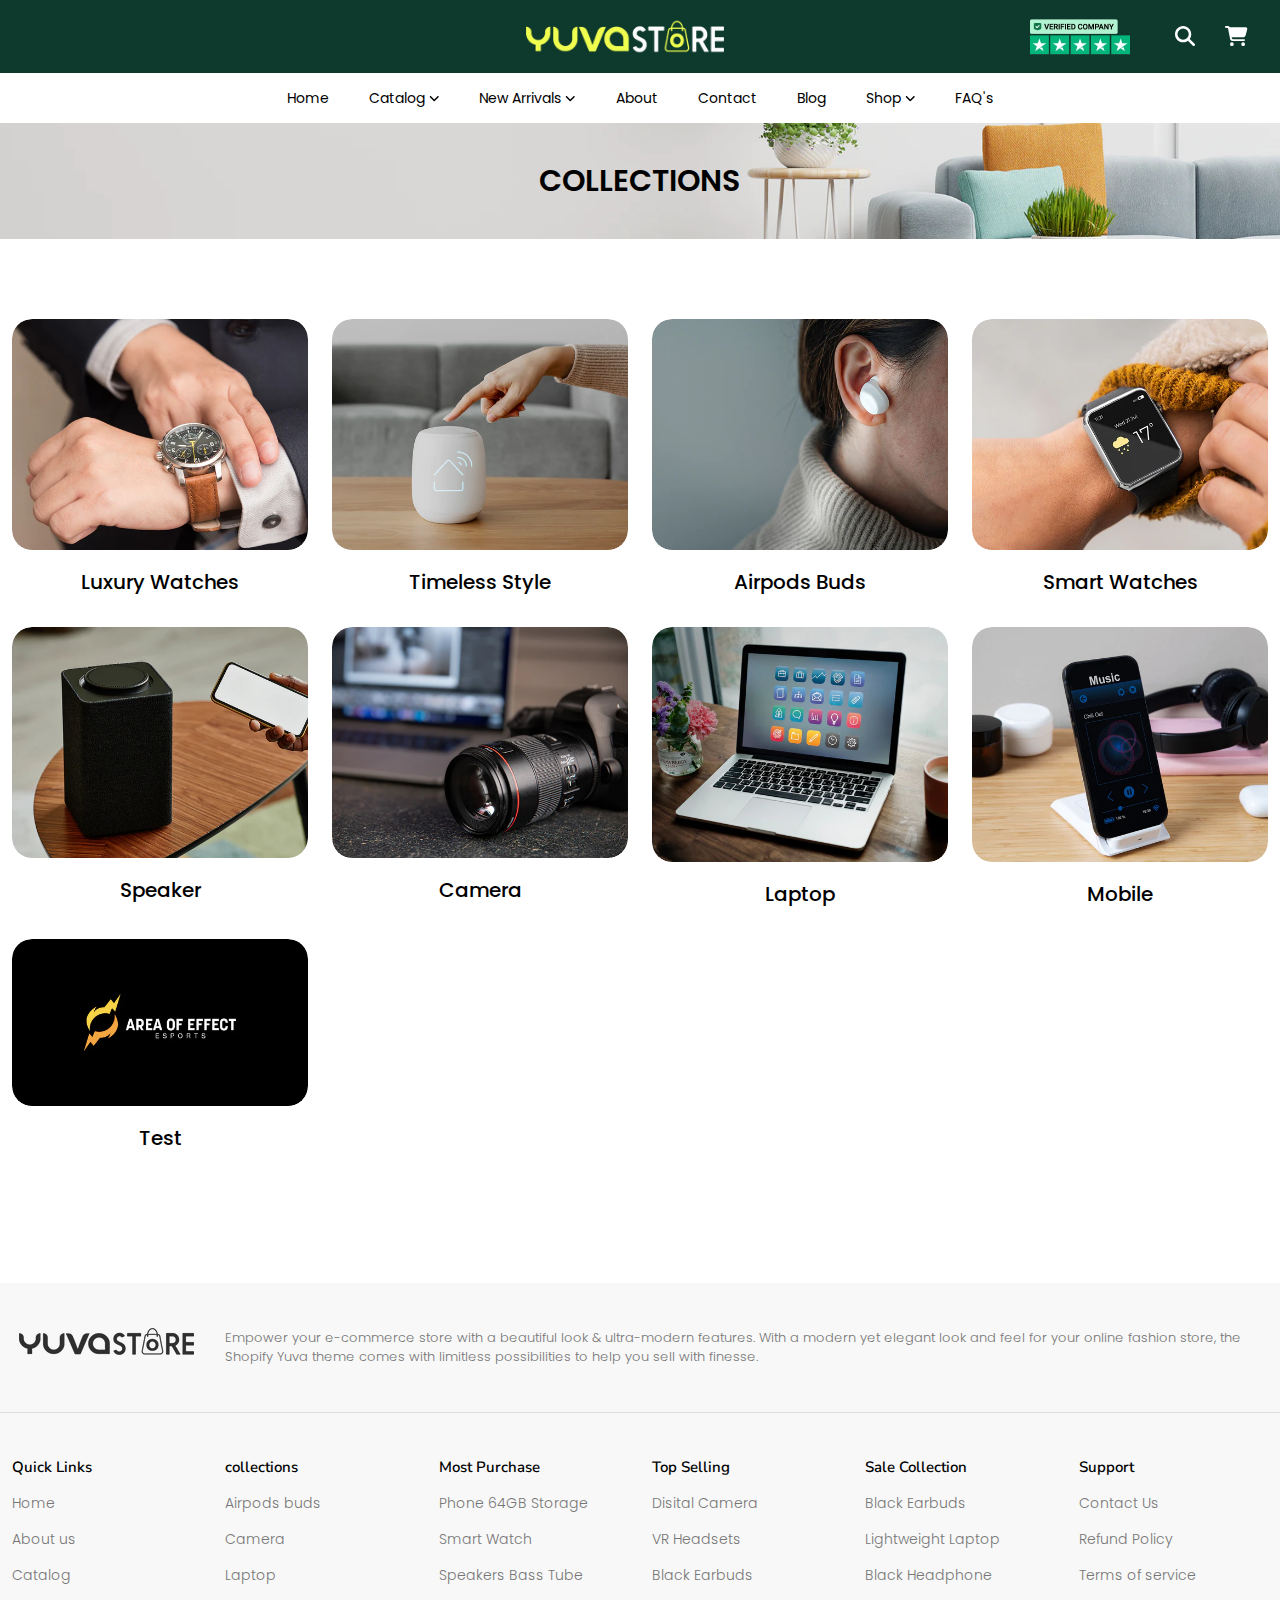
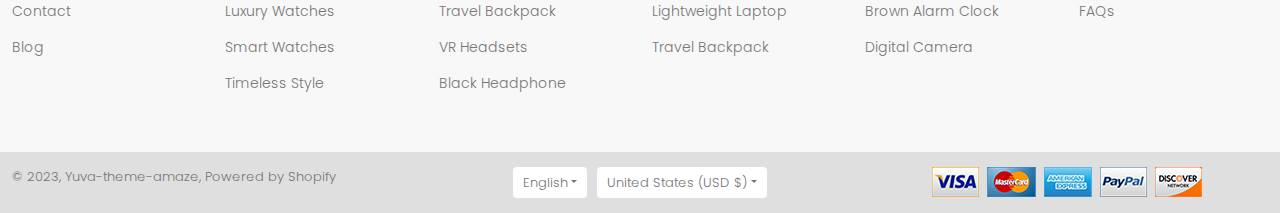
<file: collection.html>
<!DOCTYPE html>
<html lang="en">

<head>
    <meta charset="UTF-8">
    <meta http-equiv="X-UA-Compatible" content="IE=edge">
    <meta name="viewport" content="width=device-width, initial-scale=1.0">
    <title>Collection</title>
    <link rel="stylesheet" href="./assets/css/all.min.css">
    <link rel="stylesheet" href="./assets/css/bootstrap.min.css">
    <link rel="stylesheet" href="./assets/css/splide.min.css">
    <link rel="stylesheet" href="./assets/css/slick.css">
    <link rel="stylesheet" href="./assets/css/style.css">
    <link rel="stylesheet" href="./assets/css/responsive.css">
</head>

<body>

    <!-- ============================ header area start ============================ -->
    <header id="header" class="header">
        <div class="container">
            <div class="row" style="align-items: center;">
                <div class="col-lg-7 col-8">
                    <div class="head-logo text-end">
                        <div class="responisve-nav-icon d-block d-lg-none">
                             <a data-bs-toggle="offcanvas" href="#offcanvasExample" role="button" aria-controls="offcanvasExample">
                                <i class="fa-solid fa-bars"></i>
                              </a>
                        </div>
                        <a href="#">
                            <img src="./assets/images/new_logo.avif" alt="new_logo">
                        </a>
                    </div>
                </div>
                <div class="col-lg-5 col-4">
                    <div class="header-right d-flex" style="justify-content: end; align-items: center;">
                        <div class="head-right-img text-end d-none d-lg-block">
                            <img src="./assets/images/trustpilot_1.avif" alt="trustpilot_1" width="200" height="86">
                        </div>
                        <div class="head-right-icon">
                            <a href="#" class="serch-icon" data-bs-toggle="offcanvas" data-bs-target="#offcanvasTop" aria-controls="offcanvasTop"><i class="fa-solid fa-magnifying-glass"></i></a>
                            <a href="#" data-bs-toggle="offcanvas" data-bs-target="#offcanvasRight" aria-controls="offcanvasRight"><i class="fa-solid fa-cart-shopping"></i></a>
                        </div>
                    </div>
                </div>
            </div>
        </div>
        <nav id="navbar" class="d-none d-lg-block">
            <div class="container">
                <ul class="nav-wrapper">
                    <li class="nav-item"><a href="Index.html">Home</a></li>
                    <li class="nav-item cat-megamenu-show"><a href="#">Catalog <i class="fa-solid fa-angle-down"></i></a></li>
                    <li class="nav-item arri-megamenu-show"><a href="#">New Arrivals <i class="fa-solid fa-angle-down"></i></a></li>
                    <li class="nav-item"><a href="about-us.html">About</a></li>
                    <li class="nav-item"><a href="contact.html">Contact</a></li>
                    <li class="nav-item"><a href="news.html">Blog</a></li>
                    <li class="nav-item shop-megamenu-show"><a href="#">Shop <i class="fa-solid fa-angle-down"></i></a></li>
                    <li class="nav-item"><a href="faqs.html">FAQ's</a></li>
                </ul>
            </div>
            <div class="catalog-megamenu">
                <div class="container">
                    <div class="row" style="align-items: center;">
                        <div class="col-lg-6">
                            <div class="catalog-inner-menu-item">
                                <div class="row">
                                    <div class="col-lg-6">
                                        <h6>Airpods Buds</h6>
                                        <ul>
                                            <li>
                                                <div class="row" style="align-items: center;">
                                                    <div class="col-lg-3">
                                                        <div class="catalog-menu-item-img">
                                                          <a href="Product-single.html"><img src="./assets/images/product1.webp" class="w-100 img-fluid" alt="product1"></a>
                                                        </div>
                                                    </div>
                                                    <div class="col-lg-9">
                                                        <div class="catalog-menu-item-text">
                                                            <a href="Product-single.html">VR Headsets</a>
                                                            <h5>$500.00</h5>
                                                        </div>
                                                    </div>
                                                </div>
                                            </li>
                                            <li>
                                                <div class="row" style="align-items: center;">
                                                    <div class="col-lg-3">
                                                        <div class="catalog-menu-item-img">
                                                           <a href="Product-single.html"> <img src="./assets/images/product2.webp" class="w-100 img-fluid" alt="product2"></a>
                                                        </div>
                                                    </div>
                                                    <div class="col-lg-9">
                                                        <div class="catalog-menu-item-text">
                                                            <a href="Product-single.html">Phone 64GB storage</a>
                                                            <h5>$5.56</h5>
                                                        </div>
                                                    </div>
                                                </div>
                                            </li>
                                            <li>
                                                <div class="row" style="align-items: center;">
                                                    <div class="col-lg-3">
                                                        <div class="catalog-menu-item-img">
                                                            <a href="Product-single.html"><img src="./assets/images/product3.webp" class="w-100 img-fluid" alt="product3"></a>
                                                        </div>
                                                    </div>
                                                    <div class="col-lg-9">
                                                        <div class="catalog-menu-item-text">
                                                            <a href="Product-single.html">Specker Bass Tube</a>
                                                            <h5>$1,250.00</h5>
                                                        </div>
                                                    </div>
                                                </div>
                                            </li>
                                            <li>
                                                <div class="row" style="align-items: center;">
                                                    <div class="col-lg-3">
                                                        <div class="catalog-menu-item-img">
                                                            <a href="Product-single.html"><img src="./assets/images/product6.webp" class="w-100 img-fluid" alt="product6"></a>
                                                        </div>
                                                    </div>
                                                    <div class="col-lg-9">
                                                        <div class="catalog-menu-item-text">
                                                            <a href="Product-single.html">Travel Backpack</a>
                                                            <h5>$300.00</h5>
                                                        </div>
                                                    </div>
                                                </div>
                                            </li>
                                        </ul>
                                    </div>
                                    <div class="col-lg-6">
                                        <h6>Luxury Watches</h6>
                                        <ul>
                                            <li>
                                                <div class="row" style="align-items: center;">
                                                    <div class="col-lg-3">
                                                        <div class="catalog-menu-item-img">
                                                          <a href="Product-single.html"><img src="./assets/images/product4.webp" class="w-100 img-fluid" alt="product4"></a>
                                                        </div>
                                                    </div>
                                                    <div class="col-lg-9">
                                                        <div class="catalog-menu-item-text">
                                                            <a href="Product-single.html">Black Earbuds</a>
                                                            <h5>$11.00</h5>
                                                        </div>
                                                    </div>
                                                </div>
                                            </li>
                                            <li>
                                                <div class="row" style="align-items: center;">
                                                    <div class="col-lg-3">
                                                        <div class="catalog-menu-item-img">
                                                           <a href="Product-single.html"> <img src="./assets/images/product5.webp" class="w-100 img-fluid" alt="product5"></a>
                                                        </div>
                                                    </div>
                                                    <div class="col-lg-9">
                                                        <div class="catalog-menu-item-text">
                                                            <a href="Product-single.html">Smart Watch</a>
                                                            <h5>$70.00</h5>
                                                        </div>
                                                    </div>
                                                </div>
                                            </li>
                                            <li>
                                                <div class="row" style="align-items: center;">
                                                    <div class="col-lg-3">
                                                        <div class="catalog-menu-item-img">
                                                            <a href="Product-single.html"><img src="./assets/images/product3.webp" class="w-100 img-fluid" alt="product3"></a>
                                                        </div>
                                                    </div>
                                                    <div class="col-lg-9">
                                                        <div class="catalog-menu-item-text">
                                                            <a href="Product-single.html">Specker Bass Tube</a>
                                                            <h5>$1,250.00</h5>
                                                        </div>
                                                    </div>
                                                </div>
                                            </li>
                                            <li>
                                                <div class="row" style="align-items: center;">
                                                    <div class="col-lg-3">
                                                        <div class="catalog-menu-item-img">
                                                            <a href="Product-single.html"><img src="./assets/images/product7.webp" class="w-100 img-fluid" alt="product7"></a>
                                                        </div>
                                                    </div>
                                                    <div class="col-lg-9">
                                                        <div class="catalog-menu-item-text">
                                                            <a href="Product-single.html">Lightweight Laptop</a>
                                                            <h5>$200.00</h5>
                                                        </div>
                                                    </div>
                                                </div>
                                            </li>
                                        </ul>
                                    </div>
                                </div>
                            </div>
                        </div>
                        <div class="col-lg-6">
                            <div class="row">
                                <div class="col-lg-6">
                                    <div class="catalog-megamenu-right-img">
                                        <a href="#"><img src="./assets/images/col_6.webp" class="w-100 img-fluid" alt="col_6"></a>
                                    </div>
                                </div>
                                <div class="col-lg-6">
                                    <div class="catalog-megamenu-right-img">
                                        <a href="#"><img src="./assets/images/col_2.webp" class="w-100 img-fluid" alt="col_2"></a>
                                    </div>
                                </div>
                        </div>
                    </div>
                </div>
            </div>
            </div>
            <div class="arrival-megamenu">
                <div class="container">
                    <div class="row">
                        <div class="col-lg-2">
                            <div class="arrivals-megamenu-item">
                                <div class="arri-meg-item-img">
                                    <a href="Product-single.html"><img src="./assets/images/product4.webp" class="w-100 img-fluid" alt="product4"></a>
                                </div>
                                <div class="arri-meg-item-text">
                                  <a href="Product-single.html">Black Earbuds</a>
                                  <p>$11.00</p>
                                </div>
                            </div>
                        </div>
                        <div class="col-lg-2">
                            <div class="arrivals-megamenu-item">
                                <div class="arri-meg-item-img">
                                    <a href="Product-single.html"><img src="./assets/images/product8.webp" class="w-100 img-fluid" alt="product8"></a>
                                </div>
                                <div class="arri-meg-item-text">
                                  <a href="Product-single.html">Brown alarm clock</a>
                                  <p>$59.99</p>
                                </div>
                            </div>
                        </div>
                        <div class="col-lg-2">
                            <div class="arrivals-megamenu-item">
                                <div class="arri-meg-item-img">
                                    <a href="Product-single.html"><img src="./assets/images/product9.webp" class="w-100 img-fluid" alt="product9"></a>
                                </div>
                                <div class="arri-meg-item-text">
                                  <a href="Product-single.html">disital camera</a>
                                  <p>$125.00</p>
                                </div>
                            </div>
                        </div>
                        <div class="col-lg-2">
                            <div class="arrivals-megamenu-item">
                                <div class="arri-meg-item-img">
                                    <a href="Product-single.html"><img src="./assets/images/product1.webp" class="w-100 img-fluid" alt="product1"></a>
                                </div>
                                <div class="arri-meg-item-text">
                                  <a href="Product-single.html">VR Headsets</a>
                                  <p>$500.00</p>
                                </div>
                            </div>
                        </div>
                        <div class="col-lg-2">
                            <div class="arrivals-megamenu-item">
                                <div class="arri-meg-item-img">
                                    <a href="Product-single.html"><img src="./assets/images/product5.webp" class="w-100 img-fluid" alt="product5"></a>
                                </div>
                                <div class="arri-meg-item-text">
                                  <a href="Product-single.html">smart wtach</a>
                                  <p>$70.00</p>
                                </div>
                            </div>
                        </div>
                        <div class="col-lg-2">
                            <div class="arrivals-megamenu-item">
                                <div class="arri-meg-item-img">
                                    <a href="Product-single.html"><img src="./assets/images/product10.webp" class="w-100 img-fluid" alt="product10"></a>
                                </div>
                                <div class="arri-meg-item-text">
                                  <a href="Product-single.html">Black headphone</a>
                                  <p>$200.00</p>
                                </div>
                            </div>
                        </div>
                    </div>
                </div>
            </div>
            <div class="shop-megamenu">
                <div class="container">
                    <div class="row">
                        <div class="col-lg-3">
                            <div class="shop-megamenu-item">
                                <ul>
                                    <li class="list-head"><a href="product.html">Airods buds</a></li>
                                    <li><a href="Product-single.html">VR Headsets</a></li>
                                    <li><a href="Product-single.html">Phone 64GB storage</a></li>
                                    <li><a href="Product-single.html">Speakers Bass Tube</a></li>
                                    <li><a href="Product-single.html">Travel Backpack</a></li>
                                    <li><a href="Product-single.html">Black Earbuds</a></li>
                                    <li><a href="Product-single.html">Brown Alarm Clock</a></li>
                                    <li><a href="Product-single.html">Smart Watch</a></li>
                                    <li class="list-head"><a href="product.html">Mobile</a></li>
                                    <li><a href="Product-single.html">VR Headsets</a></li>
                                    <li><a href="Product-single.html">Speakers Bass Tube</a></li>
                                    <li><a href="Product-single.html">Travel Backpack</a></li>
                                    <li><a href="Product-single.html">Black Earbuds</a></li>
                                    <li><a href="Product-single.html">Brown Alarm Clock</a></li>
                                    <li><a href="Product-single.html">Smart Watch</a></li>
                                    <li><a href="Product-single.html">Black Headphone</a></li>
                                </ul>
                            </div>
                        </div>
                        <div class="col-lg-3">
                            <div class="shop-megamenu-item">
                                <ul class="other-color">
                                    <li class="list-head"><a href="product.html">Camera</a></li>
                                    <li><a href="Product-single.html">VR Headsets</a></li>
                                    <li><a href="Product-single.html">Phone 64GB storage</a></li>
                                    <li><a href="Product-single.html">Speakers Bass Tube</a></li>
                                    <li><a href="Product-single.html">Travel Backpack</a></li>
                                    <li><a href="Product-single.html">Black Earbuds</a></li>
                                    <li><a href="Product-single.html">Brown Alarm Clock</a></li>
                                    <li><a href="Product-single.html">Smart Watch</a></li>
                                    <li class="list-head"><a href="product.html">Smart Watches</a></li>
                                    <li><a href="Product-single.html">VR Headsets</a></li>
                                    <li><a href="Product-single.html">Speakers Bass Tube</a></li>
                                    <li><a href="Product-single.html">Travel Backpack</a></li>
                                    <li><a href="Product-single.html">Black Earbuds</a></li>
                                    <li><a href="Product-single.html">Brown Alarm Clock</a></li>
                                    <li><a href="Product-single.html">Smart Watch</a></li>
                                    <li><a href="Product-single.html">Black Headphone</a></li>
                                </ul>
                            </div>
                        </div>
                        <div class="col-lg-3">
                            <div class="shop-megamenu-item">
                                <ul>
                                    <li class="list-head"><a href="product.html">Laptop</a></li>
                                    <li><a href="Product-single.html">VR Headsets</a></li>
                                    <li><a href="Product-single.html">Phone 64GB storage</a></li>
                                    <li><a href="Product-single.html">Speakers Bass Tube</a></li>
                                    <li><a href="Product-single.html">Travel Backpack</a></li>
                                    <li><a href="Product-single.html">Black Earbuds</a></li>
                                    <li><a href="Product-single.html">Brown Alarm Clock</a></li>
                                    <li><a href="Product-single.html">Smart Watch</a></li>
                                    <li class="list-head"><a href="product.html">Speaker</a></li>
                                    <li><a href="Product-single.html">VR Headsets</a></li>
                                    <li><a href="Product-single.html">Speakers Bass Tube</a></li>
                                    <li><a href="Product-single.html">Travel Backpack</a></li>
                                    <li><a href="Product-single.html">Black Earbuds</a></li>
                                    <li><a href="Product-single.html">Brown Alarm Clock</a></li>
                                    <li><a href="Product-single.html">Smart Watch</a></li>
                                    <li><a href="Product-single.html">Black Headphone</a></li>
                                </ul>
                            </div>
                        </div>
                        <div class="col-lg-3">
                            <div class="shop-megamenu-item">
                                <ul class="other-color">
                                    <li class="list-head"><a href="product.html">Luxury Watches</a></li>
                                    <li><a href="Product-single.html">VR Headsets</a></li>
                                    <li><a href="Product-single.html">Phone 64GB storage</a></li>
                                    <li><a href="Product-single.html">Speakers Bass Tube</a></li>
                                    <li><a href="Product-single.html">Travel Backpack</a></li>
                                    <li><a href="Product-single.html">Black Earbuds</a></li>
                                    <li><a href="Product-single.html">Brown Alarm Clock</a></li>
                                    <li><a href="Product-single.html">Smart Watch</a></li>
                                    <li class="list-head"><a href="product.html">Timeless Style</a></li>
                                    <li><a href="Product-single.html">VR Headsets</a></li>
                                    <li><a href="Product-single.html">Speakers Bass Tube</a></li>
                                    <li><a href="Product-single.html">Travel Backpack</a></li>
                                    <li><a href="Product-single.html">Black Earbuds</a></li>
                                    <li><a href="Product-single.html">Brown Alarm Clock</a></li>
                                    <li><a href="Product-single.html">Smart Watch</a></li>
                                    <li><a href="Product-single.html">Black Headphone</a></li>
                                </ul>
                            </div>
                        </div>
                    </div>
                </div>
            </div>
        </nav>
    </header>
    <div class="search-bar">
        <div class="offcanvas offcanvas-top" tabindex="-1" id="offcanvasTop" aria-labelledby="offcanvasTopLabel">
            <div class="offcanvas-header">
              <button type="button" class="btn-close text-reset" data-bs-dismiss="offcanvas" aria-label="Close"></button>
            </div>
            <div class="offcanvas-body">
              <div class="container">
                <div class="serch-input">
                    <input type="text" placeholder="Search">
                    <i class="fa-solid fa-magnifying-glass"></i>
                </div>
              </div>
            </div>
          </div>
    </div>
    <div class="your-cart">
    <div class="offcanvas offcanvas-end" tabindex="-1" id="offcanvasRight" aria-labelledby="offcanvasRightLabel">
        <div class="offcanvas-header">
        <h5 id="offcanvasRightLabel">Your cart</h5>
        <button type="button" class="btn-close text-reset" data-bs-dismiss="offcanvas" aria-label="Close"></button>
        </div>
        <div class="offcanvas-body">
            <div class="your-cart-item">
                <div class="row">
                    <div class="col-lg-3">
                        <div class="your-cart-item-img">
                            <img src="./assets/images/cart-img1.webp" class="w-100 img-fluid" alt="cart-img1">
                        </div>
                    </div>
                    <div class="col-lg-9">
                        <div class="your-cart-item-ditails">
                            <h5>Speakers Bass Tube</h5>
                            <div class="your-cart-item-quantity d-flex" style="align-items: center;">
                                <div class="cart-quantity">
                                    <button><i class="fa-solid fa-minus"></i></button>
                                    <input type="text" value="1">
                                    <button><i class="fa-solid fa-plus"></i></button>
                                </div>
                                <div class="your-cart-item-price">
                                    <h5>$1,250.00</h5>
                                </div>
                            </div>
                            <div class="cart-close">
                                <i class="fa-solid fa-xmark"></i>
                            </div>
                        </div>
                    </div>
                </div>
                <div class="your-cart-content">
                    <div class="order-note">
                        <h6 class="textarea-slide">Leave A Note With Order</h6>
                        <textarea class="note-textarea"></textarea>
                    </div>
                    <div class="total-cart-price">
                        <h6>Total</h6>
                        <h5>$1,250.00</h5>
                    </div>
                    <p>Texes and shipping calculated at checkout</p>
                    <button>checkout</button>
                    <a href="#">view cart</a>
                </div>
            </div>
        </div>
    </div>
    </div>

    <!-- ---------------------- responsive navbar area start ------------------- -->
    <div class="responsive-navbar d-block d-lg-none">
        <div class="offcanvas offcanvas-start" tabindex="-1" id="offcanvasExample" aria-labelledby="offcanvasExampleLabel">
            <div class="container">
                <div class="offcanvas-header">
                    <button type="button" data-bs-dismiss="offcanvas" aria-label="Close">
                      <i class="fa-solid fa-xmark"></i>
                    </button>
                  </div>
                  <div class="offcanvas-body">
                    <ul class="res-nav-wrapper">
                        <li class="res-nav-item"><a href="Index.html">Home</a></li>
                        <li class="res-nav-item"><a class="res-cat-menu" href="#">Catalog <i class="fa-solid fa-plus"></i></a>
                            <ul class="res-Aipods-menu-wrapper">
                                <li> <a class="res-cat-menu-inner" href="#">Aipods buds <i class="fa-solid fa-plus"></i></a> 
                                    <ul class="res-cat-Aipods-inner-menu">
                                        <li>
                                            <div class="row" style="align-items: center;">
                                                <div class="col-4">
                                                    <div class="res-cat-menu-item-img">
                                                      <a href="Product-single.html"><img src="./assets/images/product1.webp" class="w-100 img-fluid" alt="product1"></a>
                                                    </div>
                                                </div>
                                                <div class="col-8">
                                                    <div class="res-cat-menu-item-text">
                                                        <a href="Product-single.html">VR Headsets</a>
                                                        <h5>$500.00</h5>
                                                    </div>
                                                </div>
                                            </div>
                                        </li>
                                        <li>
                                            <div class="row" style="align-items: center;">
                                                <div class="col-4">
                                                    <div class="res-cat-menu-item-img">
                                                       <a href="Product-single.html"> <img src="./assets/images/product2.webp" class="w-100 img-fluid" alt="product2"></a>
                                                    </div>
                                                </div>
                                                <div class="col-8">
                                                    <div class="res-cat-menu-item-text">
                                                        <a href="Product-single.html">Phone 64GB storage</a>
                                                        <h5>$5.56</h5>
                                                    </div>
                                                </div>
                                            </div>
                                        </li>
                                        <li>
                                            <div class="row" style="align-items: center;">
                                                <div class="col-4">
                                                    <div class="res-cat-menu-item-img">
                                                        <a href="Product-single.html"><img src="./assets/images/product3.webp" class="w-100 img-fluid" alt="product3"></a>
                                                    </div>
                                                </div>
                                                <div class="col-8">
                                                    <div class="res-cat-menu-item-text">
                                                        <a href="Product-single.html">Specker Bass Tube</a>
                                                        <h5>$1,250.00</h5>
                                                    </div>
                                                </div>
                                            </div>
                                        </li>
                                        <li>
                                            <div class="row" style="align-items: center;">
                                                <div class="col-4">
                                                    <div class="res-cat-menu-item-img">
                                                        <a href="Product-single.html"><img src="./assets/images/product6.webp" class="w-100 img-fluid" alt="product6"></a>
                                                    </div>
                                                </div>
                                                <div class="col-8">
                                                    <div class="res-cat-menu-item-text">
                                                        <a href="Product-single.html">Travel Backpack</a>
                                                        <h5>$300.00</h5>
                                                    </div>
                                                </div>
                                            </div>
                                        </li>
                                    </ul>
                                </li> 
                                <li> <a class="res-Watch-menu-inner" href="#">Luxury Watch  <i class="fa-solid fa-plus"></i></a>
                                <ul class="res-cat-Watch-inner-menu">
                                    <li>
                                        <div class="row" style="align-items: center;">
                                            <div class="col-4">
                                                <div class="res-cat-menu-item-img">
                                                  <a href="Product-single.html"><img src="./assets/images/product4.webp" class="w-100 img-fluid" alt="product4"></a>
                                                </div>
                                            </div>
                                            <div class="col-8">
                                                <div class="res-cat-menu-item-text">
                                                    <a href="Product-single.html">Black Earbuds</a>
                                                    <h5>$11.00</h5>
                                                </div>
                                            </div>
                                        </div>
                                    </li>
                                    <li>
                                        <div class="row" style="align-items: center;">
                                            <div class="col-4">
                                                <div class="res-cat-menu-item-img">
                                                   <a href="Product-single.html"> <img src="./assets/images/product5.webp" class="w-100 img-fluid" alt="product5"></a>
                                                </div>
                                            </div>
                                            <div class="col-8">
                                                <div class="res-cat-menu-item-text">
                                                    <a href="Product-single.html">Smart Watch</a>
                                                    <h5>$70.00</h5>
                                                </div>
                                            </div>
                                        </div>
                                    </li>
                                    <li>
                                        <div class="row" style="align-items: center;">
                                            <div class="col-4">
                                                <div class="res-cat-menu-item-img">
                                                    <a href="Product-single.html"><img src="./assets/images/product3.webp" class="w-100 img-fluid" alt="product3"></a>
                                                </div>
                                            </div>
                                            <div class="col-8">
                                                <div class="res-cat-menu-item-text">
                                                    <a href="Product-single.html">Specker Bass Tube</a>
                                                    <h5>$1,250.00</h5>
                                                </div>
                                            </div>
                                        </div>
                                    </li>
                                    <li>
                                        <div class="row" style="align-items: center;">
                                            <div class="col-4">
                                                <div class="res-cat-menu-item-img">
                                                    <a href="Product-single.html"><img src="./assets/images/product7.webp" class="w-100 img-fluid" alt="product7"></a>
                                                </div>
                                            </div>
                                            <div class="col-8">
                                                <div class="res-cat-menu-item-text">
                                                    <a href="Product-single.html">Lightweight Laptop</a>
                                                    <h5>$200.00</h5>
                                                </div>
                                            </div>
                                        </div>
                                    </li>
                                </ul>
                                </li>
                                <li> <a href="#"> <img src="./assets/images/col_6.webp" class="w-100 img-fluid" alt="col_6"></a> </li>
                                <li> <a href="#"> <img src="./assets/images/col_2.webp" class="w-100 img-fluid" alt="col_2"></a> </li>
                            </ul>
                        </li>
                        <li class="res-nav-item"><a class="res-arrivals-menu" href="#">New Arrivals <i class="fa-solid fa-plus"></i></a>
                           <div class="arrivals-dropdown">
                            <div class="row">
                                <div class="col-12">
                                    <div class="arrivals-megamenu-item">
                                        <div class="arri-meg-item-img">
                                            <a href="Product-single.html"><img src="./assets/images/product4.webp" class="w-100 img-fluid" alt="product4"></a>
                                        </div>
                                        <div class="arri-meg-item-text">
                                          <a href="Product-single.html">Black Earbuds</a>
                                          <p>$11.00</p>
                                        </div>
                                    </div>
                                </div>
                                <div class="col-12">
                                    <div class="arrivals-megamenu-item">
                                        <div class="arri-meg-item-img">
                                            <a href="Product-single.html"><img src="./assets/images/product8.webp" class="w-100 img-fluid" alt="product8"></a>
                                        </div>
                                        <div class="arri-meg-item-text">
                                          <a href="Product-single.html">Brown alarm clock</a>
                                          <p>$59.99</p>
                                        </div>
                                    </div>
                                </div>
                                <div class="col-12">
                                    <div class="arrivals-megamenu-item">
                                        <div class="arri-meg-item-img">
                                            <a href="Product-single.html"><img src="./assets/images/product9.webp" class="w-100 img-fluid" alt="product9"></a>
                                        </div>
                                        <div class="arri-meg-item-text">
                                          <a href="Product-single.html">disital camera</a>
                                          <p>$125.00</p>
                                        </div>
                                    </div>
                                </div>
                                <div class="col-12">
                                    <div class="arrivals-megamenu-item">
                                        <div class="arri-meg-item-img">
                                            <a href="Product-single.html"><img src="./assets/images/product1.webp" class="w-100 img-fluid" alt="product1"></a>
                                        </div>
                                        <div class="arri-meg-item-text">
                                          <a href="Product-single.html">VR Headsets</a>
                                          <p>$500.00</p>
                                        </div>
                                    </div>
                                </div>
                                <div class="col-12">
                                    <div class="arrivals-megamenu-item">
                                        <div class="arri-meg-item-img">
                                            <a href="Product-single.html"><img src="./assets/images/product5.webp" class="w-100 img-fluid" alt="product5"></a>
                                        </div>
                                        <div class="arri-meg-item-text">
                                          <a href="Product-single.html">smart wtach</a>
                                          <p>$70.00</p>
                                        </div>
                                    </div>
                                </div>
                                <div class="col-12">
                                    <div class="arrivals-megamenu-item">
                                        <div class="arri-meg-item-img">
                                            <a href="Product-single.html"><img src="./assets/images/product10.webp" class="w-100 img-fluid" alt="product10"></a>
                                        </div>
                                        <div class="arri-meg-item-text">
                                          <a href="Product-single.html">Black headphone</a>
                                          <p>$200.00</p>
                                        </div>
                                    </div>
                                </div>
                            </div>
                           </div>
                        </li>
                        <li class="res-nav-item"><a href="about-us.html">About</a></li>
                        <li class="res-nav-item"><a href="contact.html">Contact</a></li>
                        <li class="res-nav-item"><a href="news.html">Blog</a></li>
                        <li class="res-nav-item"><a class="res-shop-menu" href="#">Shop <i class="fa-solid fa-plus"></i></a>
                        <ul class="shop-dropdown">
                            <li><a class="airpods-dropdown-show" href="#">Airpods buds <i class="fa-solid fa-plus"></i></a>
                                <ul class="aripods-dropdown">
                                    <li><a href="Product-single.html">VR Headsets</a></li>
                                    <li><a href="Product-single.html">Phone 64GB storage</a></li>
                                    <li><a href="Product-single.html">Speakers Bass Tube</a></li>
                                    <li><a href="Product-single.html">Travel Backpack</a></li>
                                    <li><a href="Product-single.html">Black Earbuds</a></li>
                                    <li><a href="Product-single.html">Brown Alarm Clock</a></li>
                                    <li><a href="Product-single.html">Smart Watch</a></li>
                                </ul>
                            </li>
                            <li><a class="camera-dropdown-show" href="#">Camera <i class="fa-solid fa-plus"></i></a>
                               <ul class="camera-dropdown">
                                <li><a href="Product-single.html">VR Headsets</a></li>
                                <li><a href="Product-single.html">Phone 64GB storage</a></li>
                                <li><a href="Product-single.html">Speakers Bass Tube</a></li>
                                <li><a href="Product-single.html">Travel Backpack</a></li>
                                <li><a href="Product-single.html">Black Earbuds</a></li>
                                <li><a href="Product-single.html">Brown Alarm Clock</a></li>
                                <li><a href="Product-single.html">Smart Watch</a></li>
                               </ul>
                            </li>
                            <li><a class="laptop-dropdown-show" href="#">Laptop <i class="fa-solid fa-plus"></i></a>
                                <ul class="laptop-dropdown">
                                    <li><a href="Product-single.html">VR Headsets</a></li>
                                    <li><a href="Product-single.html">Phone 64GB storage</a></li>
                                    <li><a href="Product-single.html">Speakers Bass Tube</a></li>
                                    <li><a href="Product-single.html">Travel Backpack</a></li>
                                    <li><a href="Product-single.html">Black Earbuds</a></li>
                                    <li><a href="Product-single.html">Brown Alarm Clock</a></li>
                                    <li><a href="Product-single.html">Smart Watch</a></li> 
                                </ul>
                            </li>
                            <li><a class="luxury-dropdown-show" href="#">Luxury Watch <i class="fa-solid fa-plus"></i></a>
                                <ul class="luxury-dropdown">
                                    <li><a href="Product-single.html">VR Headsets</a></li>
                                    <li><a href="Product-single.html">Phone 64GB storage</a></li>
                                    <li><a href="Product-single.html">Speakers Bass Tube</a></li>
                                    <li><a href="Product-single.html">Travel Backpack</a></li>
                                    <li><a href="Product-single.html">Black Earbuds</a></li>
                                    <li><a href="Product-single.html">Brown Alarm Clock</a></li>
                                    <li><a href="Product-single.html">Smart Watch</a></li>
                                </ul>
                            </li>
                            <li><a class="mobile-dropdown-show" href="#">Mobile <i class="fa-solid fa-plus"></i></a> 
                                <ul class="mobile-dropdown">
                                    <li><a href="Product-single.html">VR Headsets</a></li>
                                    <li><a href="Product-single.html">Speakers Bass Tube</a></li>
                                    <li><a href="Product-single.html">Travel Backpack</a></li>
                                    <li><a href="Product-single.html">Black Earbuds</a></li>
                                    <li><a href="Product-single.html">Brown Alarm Clock</a></li>
                                    <li><a href="Product-single.html">Smart Watch</a></li>
                                    <li><a href="Product-single.html">Black Headphone</a></li>
                                </ul>
                            </li>
                            <li><a class="watches-dropdown-show" href="#">Smart Watches <i class="fa-solid fa-plus"></i></a>
                                <ul class="watches-dropdown">
                                    <li><a href="Product-single.html">VR Headsets</a></li>
                                    <li><a href="Product-single.html">Speakers Bass Tube</a></li>
                                    <li><a href="Product-single.html">Travel Backpack</a></li>
                                    <li><a href="Product-single.html">Black Earbuds</a></li>
                                    <li><a href="Product-single.html">Brown Alarm Clock</a></li>
                                    <li><a href="Product-single.html">Smart Watch</a></li>
                                    <li><a href="Product-single.html">Black Headphone</a></li>
                                </ul>
                            </li>
                            <li><a class="speaker-dropdown-show" href="#">Speaker  <i class="fa-solid fa-plus"></i></a>
                                <ul class="speaker-dropdown">
                                    <li><a href="Product-single.html">VR Headsets</a></li>
                                    <li><a href="Product-single.html">Speakers Bass Tube</a></li>
                                    <li><a href="Product-single.html">Travel Backpack</a></li>
                                    <li><a href="Product-single.html">Black Earbuds</a></li>
                                    <li><a href="Product-single.html">Brown Alarm Clock</a></li>
                                    <li><a href="Product-single.html">Smart Watch</a></li>
                                    <li><a href="Product-single.html">Black Headphone</a></li>
                                </ul>
                            </li>
                            <li><a class="timeless-dropdown-show" href="#">Timeless Style <i class="fa-solid fa-plus"></i></a>
                                <ul class="timeless-dropdown">
                                    <li><a href="Product-single.html">VR Headsets</a></li>
                                    <li><a href="Product-single.html">Speakers Bass Tube</a></li>
                                    <li><a href="Product-single.html">Travel Backpack</a></li>
                                    <li><a href="Product-single.html">Black Earbuds</a></li>
                                    <li><a href="Product-single.html">Brown Alarm Clock</a></li>
                                    <li><a href="Product-single.html">Smart Watch</a></li>
                                    <li><a href="Product-single.html">Black Headphone</a></li>
                                </ul>
                            </li>
                        </ul>
                        </li>
                        <li class="res-nav-item"><a href="faqs.html">FAQ's</a></li>
                    </ul>
                    <div class="res-navbar-social">
                        <a href="#"><i class="fa-brands fa-facebook-f"></i></a>
                        <a href="#"><i class="fa-brands fa-twitter"></i></a>
                        <a href="#"><i class="fa-brands fa-linkedin-in"></i></a>
                        <a href="#"><i class="fa-brands fa-instagram"></i></a>
                        <a href="#"><i class="fa-brands fa-pinterest-p"></i></a>
                    </div>
                    <div class="company-verify">
                        <img src="./assets/images/trustpilot_1.avif" alt="trustpilot_1">
                    </div>
                  </div>
            </div>
          </div>
          
    </div>
    <!-- ---------------------- responsive navbar area end ------------------- -->

    <!-- ============================ header area end ============================ -->


    <!-- ============================ Breadcumb area start ============================ -->
    <section id="Breadcumb" style="background: url(./assets/images/bredcumb_bg.webp) no-repeat center/cover; padding: 40px 0;">
        <div class="container-sm">
            <div class="bradcumb-title text-center">
                <h1>COLLECTIONS</h1>
            </div>
        </div>
    </section>
    <!-- ============================ Breadcumb area end ============================ -->

    <!-- ============================ collection area start ============================ -->
    <section id="collection">
        <div class="container">
            <div class="collection-wrapper">
                <div class="row">
                    <div class="col-lg-3 col-sm-6 col-md-3">
                        <div class="collection-item">
                            <div class="collection-item-img">
                                <a href="product.html">
                                    <img src="./assets/images/collection1.webp" class="w-100 img-fluid" alt="collection1">
                                </a>
                            </div>
                            <div class="collection-item-text text-center">
                                <a href="product.html">Luxury Watches</a>
                            </div>
                        </div>
                    </div>
                    <div class="col-lg-3 col-sm-6 col-md-3">
                        <div class="collection-item">
                            <div class="collection-item-img">
                                <a href="product.html">
                                    <img src="./assets/images/collection2.webp" class="w-100 img-fluid" alt="collection2">
                                </a>
                            </div>
                            <div class="collection-item-text text-center">
                                <a href="product.html">Timeless Style</a>
                            </div>
                        </div>
                    </div>
                    <div class="col-lg-3 col-sm-6 col-md-3">
                        <div class="collection-item">
                            <div class="collection-item-img">
                                <a href="product.html">
                                    <img src="./assets/images/collection3.webp" class="w-100 img-fluid" alt="collection3">
                                </a>
                            </div>
                            <div class="collection-item-text text-center">
                                <a href="product.html">Airpods buds</a>
                            </div>
                        </div>
                    </div>
                    <div class="col-lg-3 col-sm-6 col-md-3">
                        <div class="collection-item">
                            <div class="collection-item-img">
                                <a href="product.html">
                                    <img src="./assets/images/collection4.webp" class="w-100 img-fluid" alt="collection4">
                                </a>
                            </div>
                            <div class="collection-item-text text-center">
                                <a href="product.html">smart Watches</a>
                            </div>
                        </div>
                    </div>
                    <div class="col-lg-3 col-sm-6 col-md-3">
                        <div class="collection-item">
                            <div class="collection-item-img">
                                <a href="product.html">
                                    <img src="./assets/images/collection5.webp" class="w-100 img-fluid" alt="collection5">
                                </a>
                            </div>
                            <div class="collection-item-text text-center">
                                <a href="product.html">speaker</a>
                            </div>
                        </div>
                    </div>
                    <div class="col-lg-3 col-sm-6 col-md-3">
                        <div class="collection-item">
                            <div class="collection-item-img">
                                <a href="product.html">
                                    <img src="./assets/images/collection6.webp" class="w-100 img-fluid" alt="collection6">
                                </a>
                            </div>
                            <div class="collection-item-text text-center">
                                <a href="product.html">camera</a>
                            </div>
                        </div>
                    </div>
                    <div class="col-lg-3 col-sm-6 col-md-3">
                        <div class="collection-item">
                            <div class="collection-item-img">
                                <a href="product.html">
                                    <img src="./assets/images/collection7.webp" class="w-100 img-fluid" alt="collection7">
                                </a>
                            </div>
                            <div class="collection-item-text text-center">
                                <a href="product.html">Laptop</a>
                            </div>
                        </div>
                    </div>
                    <div class="col-lg-3 col-sm-6 col-md-3">
                        <div class="collection-item">
                            <div class="collection-item-img">
                                <a href="product.html">
                                    <img src="./assets/images/collection8.webp" class="w-100 img-fluid" alt="collection8">
                                </a>
                            </div>
                            <div class="collection-item-text text-center">
                                <a href="product.html">mobile</a>
                            </div>
                        </div>
                    </div>
                    <div class="col-lg-3 col-sm-6 col-md-3">
                        <div class="collection-item">
                            <div class="collection-item-img">
                                <a href="product.html">
                                    <img src="./assets/images/collection9.webp" class="w-100 img-fluid" alt="collection9">
                                </a>
                            </div>
                            <div class="collection-item-text text-center">
                                <a href="product.html">test</a>
                            </div>
                        </div>
                    </div>
                </div>
            </div>
        </div>
    </section>
    <!-- ============================ collection area end ============================ -->

    <!-- ============================ footer area start ============================ -->
    <footer id="footer">
        <div class="footer-top">
            <div class="container">
                <div class="row mobile-row">
                    <div class="col-lg-3 col-xl-2 col-md-3">
                        <div class="footer-logo">
                            <a href="Index.html">
                                <img src="./assets/images/footer-logo.webp" alt="footer-logo">
                            </a>
                        </div>
                    </div>
                    <div class="col-lg-9 col-xl-10 col-md-9">
                        <div class="footer-top-text">
                            <p>Empower your e-commerce store with a beautiful look & ultra-modern features. With a modern yet elegant look and feel for your online fashion store, the Shopify Yuva theme comes with limitless possibilities to help you sell with finesse.</p>
                        </div>
                    </div>
                </div>
            </div>
        </div>
        <div class="footer-middle">
            <div class="container">
                <div class="row">
                    <div class="col-lg-2 col-6 col-sm-4 col-md-3">
                        <div class="footer-middle-item">
                            <ul>
                                <h4>Quick Links</h4>
                                <li><a href="Index.html">Home</a></li>
                                <li><a href="about-us.html">About us</a></li>
                                <li><a href="">Catalog</a></li>
                                <li><a href="contact.html">Contact</a></li>
                                <li><a href="news.html">Blog</a></li>
                            </ul>
                        </div>
                    </div>
                    <div class="col-lg-2 col-6 col-sm-4 col-md-3">
                        <div class="footer-middle-item">
                            <ul>
                                <h4>collections</h4>
                                <li><a href="product.html">Airpods buds</a></li>
                                <li><a href="product.html">Camera</a></li>
                                <li><a href="product.html">Laptop</a></li>
                                <li><a href="product.html">Luxury Watches</a></li>
                                <li><a href="product.html">Smart Watches</a></li>
                                <li><a href="product.html">Timeless Style</a></li>
                            </ul>
                        </div>
                    </div>
                    <div class="col-lg-2 col-6 col-sm-4 col-md-3">
                        <div class="footer-middle-item">
                            <ul>
                                <h4>Most Purchase</h4>
                                <li><a href="Product-single.html">Phone 64GB Storage</a></li>
                                <li><a href="Product-single.html">Smart Watch</a></li>
                                <li><a href="Product-single.html">Speakers Bass Tube</a></li>
                                <li><a href="Product-single.html">Travel Backpack</a></li>
                                <li><a href="Product-single.html">VR Headsets</a></li>
                                <li><a href="Product-single.html">Black Headphone</a></li>
                            </ul>
                        </div>
                    </div>
                    <div class="col-lg-2 col-6 col-sm-4 col-md-3">
                        <div class="footer-middle-item">
                            <ul>
                                <h4>Top Selling</h4>
                                <li><a href="Product-single.html">Disital Camera</a></li>
                                <li><a href="Product-single.html">VR Headsets</a></li>
                                <li><a href="Product-single.html">Black Earbuds</a></li>
                                <li><a href="Product-single.html">Lightweight Laptop</a></li>
                                <li><a href="Product-single.html">Travel Backpack</a></li>
                            </ul>
                        </div>
                    </div>
                    <div class="col-lg-2 col-6 col-sm-4 col-md-3">
                        <div class="footer-middle-item">
                            <ul>
                                <h4>Sale Collection</h4>
                                <li><a href="#">Black Earbuds</a></li>
                                <li><a href="#">Lightweight Laptop</a></li>
                                <li><a href="#">Black Headphone</a></li>
                                <li><a href="#">Brown Alarm Clock</a></li>
                                <li><a href="#">Digital Camera</a></li>
                            </ul>
                        </div>
                    </div>
                    <div class="col-lg-2 col-6 col-sm-4 col-md-3">
                        <div class="footer-middle-item">
                            <ul>
                                <h4>Support</h4>
                                <li><a href="contact.html">Contact Us</a></li>
                                <li><a href="refund-policy.html">Refund Policy</a></li>
                                <li><a href="terms-serivce.html">Terms of service</a></li>
                                <li><a href="faqs.html">FAQs</a></li>
                            </ul>
                        </div>
                    </div>
                </div>
            </div>
        </div>
        <div class="footer-bottom">
            <div class="container">
                <div class="row mobile-row">
                <div class="col-lg-4 col-md-4">
                    <div class="footer-bottom-left">
                        <p>&copy; 2023, Yuva-theme-amaze, Powered by Shopify</p>
                    </div>
                </div>
                <div class="col-lg-4 col-md-4">
                    <div class="footer-bottom-center text-center">
                        <div class="dropdown Language">
                            <button class="btn btn-secondary dropdown-toggle" type="button" id="dropdownMenuButton1" data-bs-toggle="dropdown" aria-expanded="false">English</button>
                            <ul class="dropdown-menu" aria-labelledby="dropdownMenuButton1">
                              <li><a class="dropdown-item" href="#">English</a></li>
                            </ul>
                          </div>
                        <div class="dropdown currency">
                            <button class="btn btn-secondary dropdown-toggle" type="button" id="dropdownMenuButton1" data-bs-toggle="dropdown" aria-expanded="false">United States (USD $)</button>
                            <ul class="dropdown-menu" aria-labelledby="dropdownMenuButton1">
                              <li><a class="dropdown-item" href="#">United States (USD $)</a></li>
                            </ul>
                          </div>
                    </div>
                </div>
                <div class="col-lg-4 col-md-4">
                    <div class="footer-bottom-right text-end">
                        <img src="./assets/images/payment.png" alt="payment">
                    </div>
                </div>
            </div>
            </div>
        </div>
    </footer>
    <!-- ============================ footer area end ============================ -->


    <script src="./assets/js/jquery-1.12.4.min.js"></script>
    <script src="./assets/js/bootstrap.bundle.min.js"></script>
    <script src="./assets/js/splide.min.js"></script>
    <script src="./assets/js/slick.min.js"></script>
    <script src="./assets/js/all.min.js"></script>
    <script src="./assets/js/script.js"></script>

</body>

</html>
</file>
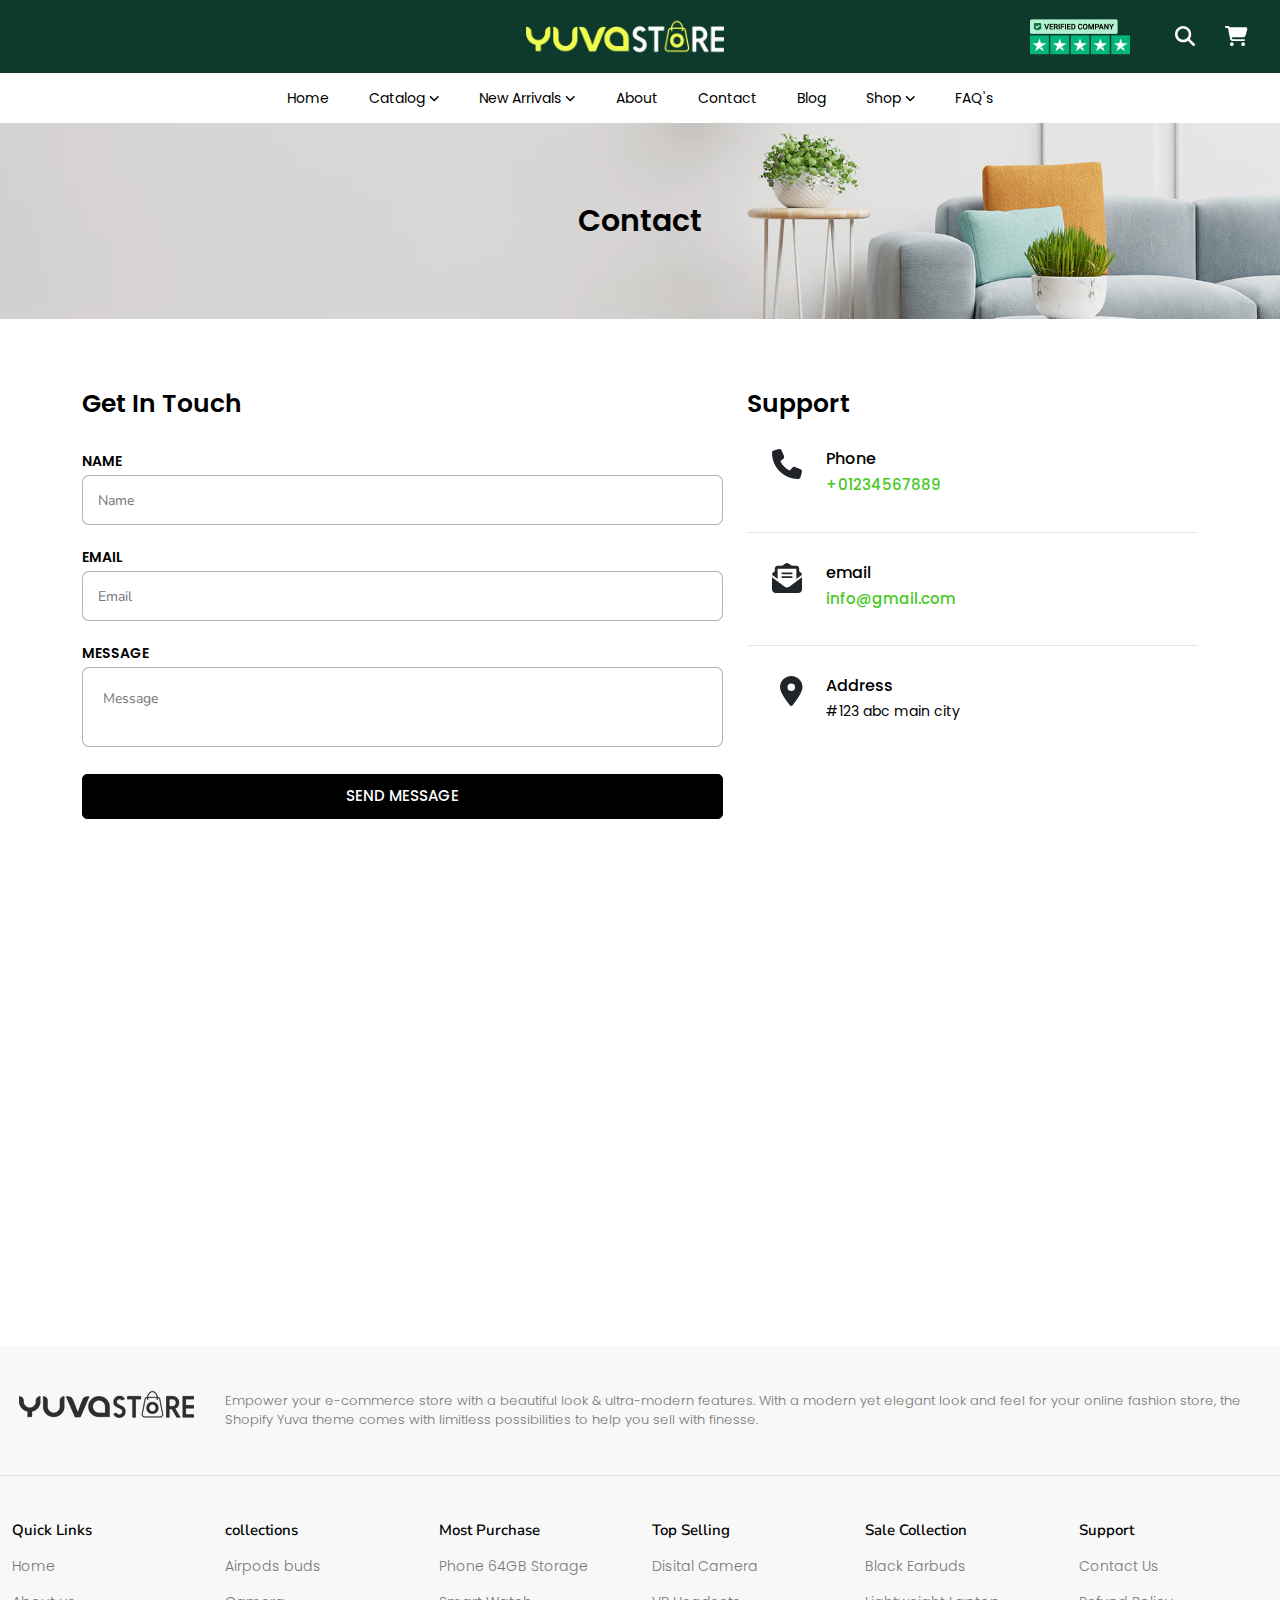
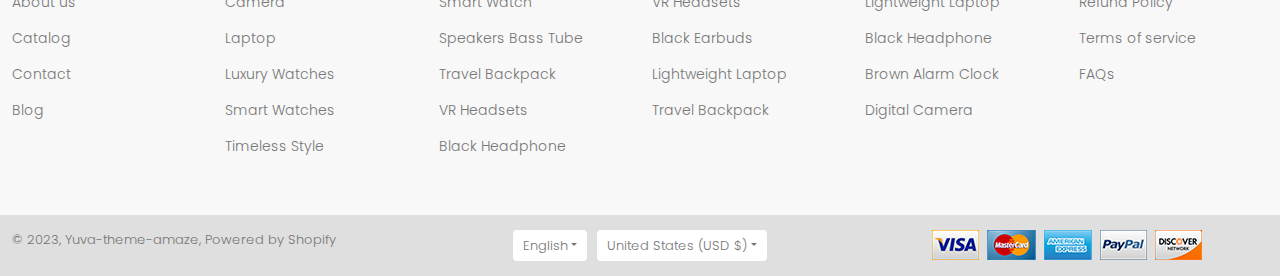
<file: contact.html>
<!DOCTYPE html>
<html lang="en">

<head>
    <meta charset="UTF-8">
    <meta http-equiv="X-UA-Compatible" content="IE=edge">
    <meta name="viewport" content="width=device-width, initial-scale=1.0">
    <title>Contact Us</title>
    <link rel="stylesheet" href="./assets/css/all.min.css">
    <link rel="stylesheet" href="./assets/css/bootstrap.min.css">
    <link rel="stylesheet" href="./assets/css/splide.min.css">
    <link rel="stylesheet" href="./assets/css/slick.css">
    <link rel="stylesheet" href="./assets/css/style.css">
    <link rel="stylesheet" href="./assets/css/responsive.css">
</head>

<body>

    <!-- ============================ header area start ============================ -->
    <header id="header" class="header">
        <div class="container">
            <div class="row" style="align-items: center;">
                <div class="col-lg-7 col-8">
                    <div class="head-logo text-end">
                        <div class="responisve-nav-icon d-block d-lg-none">
                             <a data-bs-toggle="offcanvas" href="#offcanvasExample" role="button" aria-controls="offcanvasExample">
                                <i class="fa-solid fa-bars"></i>
                              </a>
                        </div>
                        <a href="#">
                            <img src="./assets/images/new_logo.avif" alt="new_logo">
                        </a>
                    </div>
                </div>
                <div class="col-lg-5 col-4">
                    <div class="header-right d-flex" style="justify-content: end; align-items: center;">
                        <div class="head-right-img text-end d-none d-lg-block">
                            <img src="./assets/images/trustpilot_1.avif" alt="trustpilot_1" width="200" height="86">
                        </div>
                        <div class="head-right-icon">
                            <a href="#" class="serch-icon" data-bs-toggle="offcanvas" data-bs-target="#offcanvasTop" aria-controls="offcanvasTop"><i class="fa-solid fa-magnifying-glass"></i></a>
                            <a href="#" data-bs-toggle="offcanvas" data-bs-target="#offcanvasRight" aria-controls="offcanvasRight"><i class="fa-solid fa-cart-shopping"></i></a>
                        </div>
                    </div>
                </div>
            </div>
        </div>
        <nav id="navbar" class="d-none d-lg-block">
            <div class="container">
                <ul class="nav-wrapper">
                    <li class="nav-item"><a href="Index.html">Home</a></li>
                    <li class="nav-item cat-megamenu-show"><a href="#">Catalog <i class="fa-solid fa-angle-down"></i></a></li>
                    <li class="nav-item arri-megamenu-show"><a href="#">New Arrivals <i class="fa-solid fa-angle-down"></i></a></li>
                    <li class="nav-item"><a href="about-us.html">About</a></li>
                    <li class="nav-item"><a href="contact.html">Contact</a></li>
                    <li class="nav-item"><a href="news.html">Blog</a></li>
                    <li class="nav-item shop-megamenu-show"><a href="#">Shop <i class="fa-solid fa-angle-down"></i></a></li>
                    <li class="nav-item"><a href="faqs.html">FAQ's</a></li>
                </ul>
            </div>
            <div class="catalog-megamenu">
                <div class="container">
                    <div class="row" style="align-items: center;">
                        <div class="col-lg-6">
                            <div class="catalog-inner-menu-item">
                                <div class="row">
                                    <div class="col-lg-6">
                                        <h6>Airpods Buds</h6>
                                        <ul>
                                            <li>
                                                <div class="row" style="align-items: center;">
                                                    <div class="col-lg-3">
                                                        <div class="catalog-menu-item-img">
                                                          <a href="Product-single.html"><img src="./assets/images/product1.webp" class="w-100 img-fluid" alt="product1"></a>
                                                        </div>
                                                    </div>
                                                    <div class="col-lg-9">
                                                        <div class="catalog-menu-item-text">
                                                            <a href="Product-single.html">VR Headsets</a>
                                                            <h5>$500.00</h5>
                                                        </div>
                                                    </div>
                                                </div>
                                            </li>
                                            <li>
                                                <div class="row" style="align-items: center;">
                                                    <div class="col-lg-3">
                                                        <div class="catalog-menu-item-img">
                                                           <a href="Product-single.html"> <img src="./assets/images/product2.webp" class="w-100 img-fluid" alt="product2"></a>
                                                        </div>
                                                    </div>
                                                    <div class="col-lg-9">
                                                        <div class="catalog-menu-item-text">
                                                            <a href="Product-single.html">Phone 64GB storage</a>
                                                            <h5>$5.56</h5>
                                                        </div>
                                                    </div>
                                                </div>
                                            </li>
                                            <li>
                                                <div class="row" style="align-items: center;">
                                                    <div class="col-lg-3">
                                                        <div class="catalog-menu-item-img">
                                                            <a href="Product-single.html"><img src="./assets/images/product3.webp" class="w-100 img-fluid" alt="product3"></a>
                                                        </div>
                                                    </div>
                                                    <div class="col-lg-9">
                                                        <div class="catalog-menu-item-text">
                                                            <a href="Product-single.html">Specker Bass Tube</a>
                                                            <h5>$1,250.00</h5>
                                                        </div>
                                                    </div>
                                                </div>
                                            </li>
                                            <li>
                                                <div class="row" style="align-items: center;">
                                                    <div class="col-lg-3">
                                                        <div class="catalog-menu-item-img">
                                                            <a href="Product-single.html"><img src="./assets/images/product6.webp" class="w-100 img-fluid" alt="product6"></a>
                                                        </div>
                                                    </div>
                                                    <div class="col-lg-9">
                                                        <div class="catalog-menu-item-text">
                                                            <a href="Product-single.html">Travel Backpack</a>
                                                            <h5>$300.00</h5>
                                                        </div>
                                                    </div>
                                                </div>
                                            </li>
                                        </ul>
                                    </div>
                                    <div class="col-lg-6">
                                        <h6>Luxury Watches</h6>
                                        <ul>
                                            <li>
                                                <div class="row" style="align-items: center;">
                                                    <div class="col-lg-3">
                                                        <div class="catalog-menu-item-img">
                                                          <a href="Product-single.html"><img src="./assets/images/product4.webp" class="w-100 img-fluid" alt="product4"></a>
                                                        </div>
                                                    </div>
                                                    <div class="col-lg-9">
                                                        <div class="catalog-menu-item-text">
                                                            <a href="Product-single.html">Black Earbuds</a>
                                                            <h5>$11.00</h5>
                                                        </div>
                                                    </div>
                                                </div>
                                            </li>
                                            <li>
                                                <div class="row" style="align-items: center;">
                                                    <div class="col-lg-3">
                                                        <div class="catalog-menu-item-img">
                                                           <a href="Product-single.html"> <img src="./assets/images/product5.webp" class="w-100 img-fluid" alt="product5"></a>
                                                        </div>
                                                    </div>
                                                    <div class="col-lg-9">
                                                        <div class="catalog-menu-item-text">
                                                            <a href="Product-single.html">Smart Watch</a>
                                                            <h5>$70.00</h5>
                                                        </div>
                                                    </div>
                                                </div>
                                            </li>
                                            <li>
                                                <div class="row" style="align-items: center;">
                                                    <div class="col-lg-3">
                                                        <div class="catalog-menu-item-img">
                                                            <a href="Product-single.html"><img src="./assets/images/product3.webp" class="w-100 img-fluid" alt="product3"></a>
                                                        </div>
                                                    </div>
                                                    <div class="col-lg-9">
                                                        <div class="catalog-menu-item-text">
                                                            <a href="Product-single.html">Specker Bass Tube</a>
                                                            <h5>$1,250.00</h5>
                                                        </div>
                                                    </div>
                                                </div>
                                            </li>
                                            <li>
                                                <div class="row" style="align-items: center;">
                                                    <div class="col-lg-3">
                                                        <div class="catalog-menu-item-img">
                                                            <a href="Product-single.html"><img src="./assets/images/product7.webp" class="w-100 img-fluid" alt="product7"></a>
                                                        </div>
                                                    </div>
                                                    <div class="col-lg-9">
                                                        <div class="catalog-menu-item-text">
                                                            <a href="Product-single.html">Lightweight Laptop</a>
                                                            <h5>$200.00</h5>
                                                        </div>
                                                    </div>
                                                </div>
                                            </li>
                                        </ul>
                                    </div>
                                </div>
                            </div>
                        </div>
                        <div class="col-lg-6">
                            <div class="row">
                                <div class="col-lg-6">
                                    <div class="catalog-megamenu-right-img">
                                        <a href="#"><img src="./assets/images/col_6.webp" class="w-100 img-fluid" alt="col_6"></a>
                                    </div>
                                </div>
                                <div class="col-lg-6">
                                    <div class="catalog-megamenu-right-img">
                                        <a href="#"><img src="./assets/images/col_2.webp" class="w-100 img-fluid" alt="col_2"></a>
                                    </div>
                                </div>
                        </div>
                    </div>
                </div>
            </div>
            </div>
            <div class="arrival-megamenu">
                <div class="container">
                    <div class="row">
                        <div class="col-lg-2">
                            <div class="arrivals-megamenu-item">
                                <div class="arri-meg-item-img">
                                    <a href="Product-single.html"><img src="./assets/images/product4.webp" class="w-100 img-fluid" alt="product4"></a>
                                </div>
                                <div class="arri-meg-item-text">
                                  <a href="Product-single.html">Black Earbuds</a>
                                  <p>$11.00</p>
                                </div>
                            </div>
                        </div>
                        <div class="col-lg-2">
                            <div class="arrivals-megamenu-item">
                                <div class="arri-meg-item-img">
                                    <a href="Product-single.html"><img src="./assets/images/product8.webp" class="w-100 img-fluid" alt="product8"></a>
                                </div>
                                <div class="arri-meg-item-text">
                                  <a href="Product-single.html">Brown alarm clock</a>
                                  <p>$59.99</p>
                                </div>
                            </div>
                        </div>
                        <div class="col-lg-2">
                            <div class="arrivals-megamenu-item">
                                <div class="arri-meg-item-img">
                                    <a href="Product-single.html"><img src="./assets/images/product9.webp" class="w-100 img-fluid" alt="product9"></a>
                                </div>
                                <div class="arri-meg-item-text">
                                  <a href="Product-single.html">disital camera</a>
                                  <p>$125.00</p>
                                </div>
                            </div>
                        </div>
                        <div class="col-lg-2">
                            <div class="arrivals-megamenu-item">
                                <div class="arri-meg-item-img">
                                    <a href="Product-single.html"><img src="./assets/images/product1.webp" class="w-100 img-fluid" alt="product1"></a>
                                </div>
                                <div class="arri-meg-item-text">
                                  <a href="Product-single.html">VR Headsets</a>
                                  <p>$500.00</p>
                                </div>
                            </div>
                        </div>
                        <div class="col-lg-2">
                            <div class="arrivals-megamenu-item">
                                <div class="arri-meg-item-img">
                                    <a href="Product-single.html"><img src="./assets/images/product5.webp" class="w-100 img-fluid" alt="product5"></a>
                                </div>
                                <div class="arri-meg-item-text">
                                  <a href="Product-single.html">smart wtach</a>
                                  <p>$70.00</p>
                                </div>
                            </div>
                        </div>
                        <div class="col-lg-2">
                            <div class="arrivals-megamenu-item">
                                <div class="arri-meg-item-img">
                                    <a href="Product-single.html"><img src="./assets/images/product10.webp" class="w-100 img-fluid" alt="product10"></a>
                                </div>
                                <div class="arri-meg-item-text">
                                  <a href="Product-single.html">Black headphone</a>
                                  <p>$200.00</p>
                                </div>
                            </div>
                        </div>
                    </div>
                </div>
            </div>
            <div class="shop-megamenu">
                <div class="container">
                    <div class="row">
                        <div class="col-lg-3">
                            <div class="shop-megamenu-item">
                                <ul>
                                    <li class="list-head"><a href="product.html">Airods buds</a></li>
                                    <li><a href="Product-single.html">VR Headsets</a></li>
                                    <li><a href="Product-single.html">Phone 64GB storage</a></li>
                                    <li><a href="Product-single.html">Speakers Bass Tube</a></li>
                                    <li><a href="Product-single.html">Travel Backpack</a></li>
                                    <li><a href="Product-single.html">Black Earbuds</a></li>
                                    <li><a href="Product-single.html">Brown Alarm Clock</a></li>
                                    <li><a href="Product-single.html">Smart Watch</a></li>
                                    <li class="list-head"><a href="product.html">Mobile</a></li>
                                    <li><a href="Product-single.html">VR Headsets</a></li>
                                    <li><a href="Product-single.html">Speakers Bass Tube</a></li>
                                    <li><a href="Product-single.html">Travel Backpack</a></li>
                                    <li><a href="Product-single.html">Black Earbuds</a></li>
                                    <li><a href="Product-single.html">Brown Alarm Clock</a></li>
                                    <li><a href="Product-single.html">Smart Watch</a></li>
                                    <li><a href="Product-single.html">Black Headphone</a></li>
                                </ul>
                            </div>
                        </div>
                        <div class="col-lg-3">
                            <div class="shop-megamenu-item">
                                <ul class="other-color">
                                    <li class="list-head"><a href="product.html">Camera</a></li>
                                    <li><a href="Product-single.html">VR Headsets</a></li>
                                    <li><a href="Product-single.html">Phone 64GB storage</a></li>
                                    <li><a href="Product-single.html">Speakers Bass Tube</a></li>
                                    <li><a href="Product-single.html">Travel Backpack</a></li>
                                    <li><a href="Product-single.html">Black Earbuds</a></li>
                                    <li><a href="Product-single.html">Brown Alarm Clock</a></li>
                                    <li><a href="Product-single.html">Smart Watch</a></li>
                                    <li class="list-head"><a href="product.html">Smart Watches</a></li>
                                    <li><a href="Product-single.html">VR Headsets</a></li>
                                    <li><a href="Product-single.html">Speakers Bass Tube</a></li>
                                    <li><a href="Product-single.html">Travel Backpack</a></li>
                                    <li><a href="Product-single.html">Black Earbuds</a></li>
                                    <li><a href="Product-single.html">Brown Alarm Clock</a></li>
                                    <li><a href="Product-single.html">Smart Watch</a></li>
                                    <li><a href="Product-single.html">Black Headphone</a></li>
                                </ul>
                            </div>
                        </div>
                        <div class="col-lg-3">
                            <div class="shop-megamenu-item">
                                <ul>
                                    <li class="list-head"><a href="product.html">Laptop</a></li>
                                    <li><a href="Product-single.html">VR Headsets</a></li>
                                    <li><a href="Product-single.html">Phone 64GB storage</a></li>
                                    <li><a href="Product-single.html">Speakers Bass Tube</a></li>
                                    <li><a href="Product-single.html">Travel Backpack</a></li>
                                    <li><a href="Product-single.html">Black Earbuds</a></li>
                                    <li><a href="Product-single.html">Brown Alarm Clock</a></li>
                                    <li><a href="Product-single.html">Smart Watch</a></li>
                                    <li class="list-head"><a href="product.html">Speaker</a></li>
                                    <li><a href="Product-single.html">VR Headsets</a></li>
                                    <li><a href="Product-single.html">Speakers Bass Tube</a></li>
                                    <li><a href="Product-single.html">Travel Backpack</a></li>
                                    <li><a href="Product-single.html">Black Earbuds</a></li>
                                    <li><a href="Product-single.html">Brown Alarm Clock</a></li>
                                    <li><a href="Product-single.html">Smart Watch</a></li>
                                    <li><a href="Product-single.html">Black Headphone</a></li>
                                </ul>
                            </div>
                        </div>
                        <div class="col-lg-3">
                            <div class="shop-megamenu-item">
                                <ul class="other-color">
                                    <li class="list-head"><a href="product.html">Luxury Watches</a></li>
                                    <li><a href="Product-single.html">VR Headsets</a></li>
                                    <li><a href="Product-single.html">Phone 64GB storage</a></li>
                                    <li><a href="Product-single.html">Speakers Bass Tube</a></li>
                                    <li><a href="Product-single.html">Travel Backpack</a></li>
                                    <li><a href="Product-single.html">Black Earbuds</a></li>
                                    <li><a href="Product-single.html">Brown Alarm Clock</a></li>
                                    <li><a href="Product-single.html">Smart Watch</a></li>
                                    <li class="list-head"><a href="product.html">Timeless Style</a></li>
                                    <li><a href="Product-single.html">VR Headsets</a></li>
                                    <li><a href="Product-single.html">Speakers Bass Tube</a></li>
                                    <li><a href="Product-single.html">Travel Backpack</a></li>
                                    <li><a href="Product-single.html">Black Earbuds</a></li>
                                    <li><a href="Product-single.html">Brown Alarm Clock</a></li>
                                    <li><a href="Product-single.html">Smart Watch</a></li>
                                    <li><a href="Product-single.html">Black Headphone</a></li>
                                </ul>
                            </div>
                        </div>
                    </div>
                </div>
            </div>
        </nav>
    </header>
    <div class="search-bar">
        <div class="offcanvas offcanvas-top" tabindex="-1" id="offcanvasTop" aria-labelledby="offcanvasTopLabel">
            <div class="offcanvas-header">
              <button type="button" class="btn-close text-reset" data-bs-dismiss="offcanvas" aria-label="Close"></button>
            </div>
            <div class="offcanvas-body">
              <div class="container">
                <div class="serch-input">
                    <input type="text" placeholder="Search">
                    <i class="fa-solid fa-magnifying-glass"></i>
                </div>
              </div>
            </div>
          </div>
    </div>
    <div class="your-cart">
    <div class="offcanvas offcanvas-end" tabindex="-1" id="offcanvasRight" aria-labelledby="offcanvasRightLabel">
        <div class="offcanvas-header">
        <h5 id="offcanvasRightLabel">Your cart</h5>
        <button type="button" class="btn-close text-reset" data-bs-dismiss="offcanvas" aria-label="Close"></button>
        </div>
        <div class="offcanvas-body">
            <div class="your-cart-item">
                <div class="row">
                    <div class="col-lg-3">
                        <div class="your-cart-item-img">
                            <img src="./assets/images/cart-img1.webp" class="w-100 img-fluid" alt="cart-img1">
                        </div>
                    </div>
                    <div class="col-lg-9">
                        <div class="your-cart-item-ditails">
                            <h5>Speakers Bass Tube</h5>
                            <div class="your-cart-item-quantity d-flex" style="align-items: center;">
                                <div class="cart-quantity">
                                    <button><i class="fa-solid fa-minus"></i></button>
                                    <input type="text" value="1">
                                    <button><i class="fa-solid fa-plus"></i></button>
                                </div>
                                <div class="your-cart-item-price">
                                    <h5>$1,250.00</h5>
                                </div>
                            </div>
                            <div class="cart-close">
                                <i class="fa-solid fa-xmark"></i>
                            </div>
                        </div>
                    </div>
                </div>
                <div class="your-cart-content">
                    <div class="order-note">
                        <h6 class="textarea-slide">Leave A Note With Order</h6>
                        <textarea class="note-textarea"></textarea>
                    </div>
                    <div class="total-cart-price">
                        <h6>Total</h6>
                        <h5>$1,250.00</h5>
                    </div>
                    <p>Texes and shipping calculated at checkout</p>
                    <button>checkout</button>
                    <a href="#">view cart</a>
                </div>
            </div>
        </div>
    </div>
    </div>

    <!-- ---------------------- responsive navbar area start ------------------- -->
    <div class="responsive-navbar d-block d-lg-none">
        <div class="offcanvas offcanvas-start" tabindex="-1" id="offcanvasExample" aria-labelledby="offcanvasExampleLabel">
            <div class="container">
                <div class="offcanvas-header">
                    <button type="button" data-bs-dismiss="offcanvas" aria-label="Close">
                      <i class="fa-solid fa-xmark"></i>
                    </button>
                  </div>
                  <div class="offcanvas-body">
                    <ul class="res-nav-wrapper">
                        <li class="res-nav-item"><a href="Index.html">Home</a></li>
                        <li class="res-nav-item"><a class="res-cat-menu" href="#">Catalog <i class="fa-solid fa-plus"></i></a>
                            <ul class="res-Aipods-menu-wrapper">
                                <li> <a class="res-cat-menu-inner" href="#">Aipods buds <i class="fa-solid fa-plus"></i></a> 
                                    <ul class="res-cat-Aipods-inner-menu">
                                        <li>
                                            <div class="row" style="align-items: center;">
                                                <div class="col-4">
                                                    <div class="res-cat-menu-item-img">
                                                      <a href="Product-single.html"><img src="./assets/images/product1.webp" class="w-100 img-fluid" alt="product1"></a>
                                                    </div>
                                                </div>
                                                <div class="col-8">
                                                    <div class="res-cat-menu-item-text">
                                                        <a href="Product-single.html">VR Headsets</a>
                                                        <h5>$500.00</h5>
                                                    </div>
                                                </div>
                                            </div>
                                        </li>
                                        <li>
                                            <div class="row" style="align-items: center;">
                                                <div class="col-4">
                                                    <div class="res-cat-menu-item-img">
                                                       <a href="Product-single.html"> <img src="./assets/images/product2.webp" class="w-100 img-fluid" alt="product2"></a>
                                                    </div>
                                                </div>
                                                <div class="col-8">
                                                    <div class="res-cat-menu-item-text">
                                                        <a href="Product-single.html">Phone 64GB storage</a>
                                                        <h5>$5.56</h5>
                                                    </div>
                                                </div>
                                            </div>
                                        </li>
                                        <li>
                                            <div class="row" style="align-items: center;">
                                                <div class="col-4">
                                                    <div class="res-cat-menu-item-img">
                                                        <a href="Product-single.html"><img src="./assets/images/product3.webp" class="w-100 img-fluid" alt="product3"></a>
                                                    </div>
                                                </div>
                                                <div class="col-8">
                                                    <div class="res-cat-menu-item-text">
                                                        <a href="Product-single.html">Specker Bass Tube</a>
                                                        <h5>$1,250.00</h5>
                                                    </div>
                                                </div>
                                            </div>
                                        </li>
                                        <li>
                                            <div class="row" style="align-items: center;">
                                                <div class="col-4">
                                                    <div class="res-cat-menu-item-img">
                                                        <a href="Product-single.html"><img src="./assets/images/product6.webp" class="w-100 img-fluid" alt="product6"></a>
                                                    </div>
                                                </div>
                                                <div class="col-8">
                                                    <div class="res-cat-menu-item-text">
                                                        <a href="Product-single.html">Travel Backpack</a>
                                                        <h5>$300.00</h5>
                                                    </div>
                                                </div>
                                            </div>
                                        </li>
                                    </ul>
                                </li> 
                                <li> <a class="res-Watch-menu-inner" href="#">Luxury Watch  <i class="fa-solid fa-plus"></i></a>
                                <ul class="res-cat-Watch-inner-menu">
                                    <li>
                                        <div class="row" style="align-items: center;">
                                            <div class="col-4">
                                                <div class="res-cat-menu-item-img">
                                                  <a href="Product-single.html"><img src="./assets/images/product4.webp" class="w-100 img-fluid" alt="product4"></a>
                                                </div>
                                            </div>
                                            <div class="col-8">
                                                <div class="res-cat-menu-item-text">
                                                    <a href="Product-single.html">Black Earbuds</a>
                                                    <h5>$11.00</h5>
                                                </div>
                                            </div>
                                        </div>
                                    </li>
                                    <li>
                                        <div class="row" style="align-items: center;">
                                            <div class="col-4">
                                                <div class="res-cat-menu-item-img">
                                                   <a href="Product-single.html"> <img src="./assets/images/product5.webp" class="w-100 img-fluid" alt="product5"></a>
                                                </div>
                                            </div>
                                            <div class="col-8">
                                                <div class="res-cat-menu-item-text">
                                                    <a href="Product-single.html">Smart Watch</a>
                                                    <h5>$70.00</h5>
                                                </div>
                                            </div>
                                        </div>
                                    </li>
                                    <li>
                                        <div class="row" style="align-items: center;">
                                            <div class="col-4">
                                                <div class="res-cat-menu-item-img">
                                                    <a href="Product-single.html"><img src="./assets/images/product3.webp" class="w-100 img-fluid" alt="product3"></a>
                                                </div>
                                            </div>
                                            <div class="col-8">
                                                <div class="res-cat-menu-item-text">
                                                    <a href="Product-single.html">Specker Bass Tube</a>
                                                    <h5>$1,250.00</h5>
                                                </div>
                                            </div>
                                        </div>
                                    </li>
                                    <li>
                                        <div class="row" style="align-items: center;">
                                            <div class="col-4">
                                                <div class="res-cat-menu-item-img">
                                                    <a href="Product-single.html"><img src="./assets/images/product7.webp" class="w-100 img-fluid" alt="product7"></a>
                                                </div>
                                            </div>
                                            <div class="col-8">
                                                <div class="res-cat-menu-item-text">
                                                    <a href="Product-single.html">Lightweight Laptop</a>
                                                    <h5>$200.00</h5>
                                                </div>
                                            </div>
                                        </div>
                                    </li>
                                </ul>
                                </li>
                                <li> <a href="#"> <img src="./assets/images/col_6.webp" class="w-100 img-fluid" alt="col_6"></a> </li>
                                <li> <a href="#"> <img src="./assets/images/col_2.webp" class="w-100 img-fluid" alt="col_2"></a> </li>
                            </ul>
                        </li>
                        <li class="res-nav-item"><a class="res-arrivals-menu" href="#">New Arrivals <i class="fa-solid fa-plus"></i></a>
                           <div class="arrivals-dropdown">
                            <div class="row">
                                <div class="col-12">
                                    <div class="arrivals-megamenu-item">
                                        <div class="arri-meg-item-img">
                                            <a href="Product-single.html"><img src="./assets/images/product4.webp" class="w-100 img-fluid" alt="product4"></a>
                                        </div>
                                        <div class="arri-meg-item-text">
                                          <a href="Product-single.html">Black Earbuds</a>
                                          <p>$11.00</p>
                                        </div>
                                    </div>
                                </div>
                                <div class="col-12">
                                    <div class="arrivals-megamenu-item">
                                        <div class="arri-meg-item-img">
                                            <a href="Product-single.html"><img src="./assets/images/product8.webp" class="w-100 img-fluid" alt="product8"></a>
                                        </div>
                                        <div class="arri-meg-item-text">
                                          <a href="Product-single.html">Brown alarm clock</a>
                                          <p>$59.99</p>
                                        </div>
                                    </div>
                                </div>
                                <div class="col-12">
                                    <div class="arrivals-megamenu-item">
                                        <div class="arri-meg-item-img">
                                            <a href="Product-single.html"><img src="./assets/images/product9.webp" class="w-100 img-fluid" alt="product9"></a>
                                        </div>
                                        <div class="arri-meg-item-text">
                                          <a href="Product-single.html">disital camera</a>
                                          <p>$125.00</p>
                                        </div>
                                    </div>
                                </div>
                                <div class="col-12">
                                    <div class="arrivals-megamenu-item">
                                        <div class="arri-meg-item-img">
                                            <a href="Product-single.html"><img src="./assets/images/product1.webp" class="w-100 img-fluid" alt="product1"></a>
                                        </div>
                                        <div class="arri-meg-item-text">
                                          <a href="Product-single.html">VR Headsets</a>
                                          <p>$500.00</p>
                                        </div>
                                    </div>
                                </div>
                                <div class="col-12">
                                    <div class="arrivals-megamenu-item">
                                        <div class="arri-meg-item-img">
                                            <a href="Product-single.html"><img src="./assets/images/product5.webp" class="w-100 img-fluid" alt="product5"></a>
                                        </div>
                                        <div class="arri-meg-item-text">
                                          <a href="Product-single.html">smart wtach</a>
                                          <p>$70.00</p>
                                        </div>
                                    </div>
                                </div>
                                <div class="col-12">
                                    <div class="arrivals-megamenu-item">
                                        <div class="arri-meg-item-img">
                                            <a href="Product-single.html"><img src="./assets/images/product10.webp" class="w-100 img-fluid" alt="product10"></a>
                                        </div>
                                        <div class="arri-meg-item-text">
                                          <a href="Product-single.html">Black headphone</a>
                                          <p>$200.00</p>
                                        </div>
                                    </div>
                                </div>
                            </div>
                           </div>
                        </li>
                        <li class="res-nav-item"><a href="about-us.html">About</a></li>
                        <li class="res-nav-item"><a href="contact.html">Contact</a></li>
                        <li class="res-nav-item"><a href="news.html">Blog</a></li>
                        <li class="res-nav-item"><a class="res-shop-menu" href="#">Shop <i class="fa-solid fa-plus"></i></a>
                        <ul class="shop-dropdown">
                            <li><a class="airpods-dropdown-show" href="#">Airpods buds <i class="fa-solid fa-plus"></i></a>
                                <ul class="aripods-dropdown">
                                    <li><a href="Product-single.html">VR Headsets</a></li>
                                    <li><a href="Product-single.html">Phone 64GB storage</a></li>
                                    <li><a href="Product-single.html">Speakers Bass Tube</a></li>
                                    <li><a href="Product-single.html">Travel Backpack</a></li>
                                    <li><a href="Product-single.html">Black Earbuds</a></li>
                                    <li><a href="Product-single.html">Brown Alarm Clock</a></li>
                                    <li><a href="Product-single.html">Smart Watch</a></li>
                                </ul>
                            </li>
                            <li><a class="camera-dropdown-show" href="#">Camera <i class="fa-solid fa-plus"></i></a>
                               <ul class="camera-dropdown">
                                <li><a href="Product-single.html">VR Headsets</a></li>
                                <li><a href="Product-single.html">Phone 64GB storage</a></li>
                                <li><a href="Product-single.html">Speakers Bass Tube</a></li>
                                <li><a href="Product-single.html">Travel Backpack</a></li>
                                <li><a href="Product-single.html">Black Earbuds</a></li>
                                <li><a href="Product-single.html">Brown Alarm Clock</a></li>
                                <li><a href="Product-single.html">Smart Watch</a></li>
                               </ul>
                            </li>
                            <li><a class="laptop-dropdown-show" href="#">Laptop <i class="fa-solid fa-plus"></i></a>
                                <ul class="laptop-dropdown">
                                    <li><a href="Product-single.html">VR Headsets</a></li>
                                    <li><a href="Product-single.html">Phone 64GB storage</a></li>
                                    <li><a href="Product-single.html">Speakers Bass Tube</a></li>
                                    <li><a href="Product-single.html">Travel Backpack</a></li>
                                    <li><a href="Product-single.html">Black Earbuds</a></li>
                                    <li><a href="Product-single.html">Brown Alarm Clock</a></li>
                                    <li><a href="Product-single.html">Smart Watch</a></li> 
                                </ul>
                            </li>
                            <li><a class="luxury-dropdown-show" href="#">Luxury Watch <i class="fa-solid fa-plus"></i></a>
                                <ul class="luxury-dropdown">
                                    <li><a href="Product-single.html">VR Headsets</a></li>
                                    <li><a href="Product-single.html">Phone 64GB storage</a></li>
                                    <li><a href="Product-single.html">Speakers Bass Tube</a></li>
                                    <li><a href="Product-single.html">Travel Backpack</a></li>
                                    <li><a href="Product-single.html">Black Earbuds</a></li>
                                    <li><a href="Product-single.html">Brown Alarm Clock</a></li>
                                    <li><a href="Product-single.html">Smart Watch</a></li>
                                </ul>
                            </li>
                            <li><a class="mobile-dropdown-show" href="#">Mobile <i class="fa-solid fa-plus"></i></a> 
                                <ul class="mobile-dropdown">
                                    <li><a href="Product-single.html">VR Headsets</a></li>
                                    <li><a href="Product-single.html">Speakers Bass Tube</a></li>
                                    <li><a href="Product-single.html">Travel Backpack</a></li>
                                    <li><a href="Product-single.html">Black Earbuds</a></li>
                                    <li><a href="Product-single.html">Brown Alarm Clock</a></li>
                                    <li><a href="Product-single.html">Smart Watch</a></li>
                                    <li><a href="Product-single.html">Black Headphone</a></li>
                                </ul>
                            </li>
                            <li><a class="watches-dropdown-show" href="#">Smart Watches <i class="fa-solid fa-plus"></i></a>
                                <ul class="watches-dropdown">
                                    <li><a href="Product-single.html">VR Headsets</a></li>
                                    <li><a href="Product-single.html">Speakers Bass Tube</a></li>
                                    <li><a href="Product-single.html">Travel Backpack</a></li>
                                    <li><a href="Product-single.html">Black Earbuds</a></li>
                                    <li><a href="Product-single.html">Brown Alarm Clock</a></li>
                                    <li><a href="Product-single.html">Smart Watch</a></li>
                                    <li><a href="Product-single.html">Black Headphone</a></li>
                                </ul>
                            </li>
                            <li><a class="speaker-dropdown-show" href="#">Speaker  <i class="fa-solid fa-plus"></i></a>
                                <ul class="speaker-dropdown">
                                    <li><a href="Product-single.html">VR Headsets</a></li>
                                    <li><a href="Product-single.html">Speakers Bass Tube</a></li>
                                    <li><a href="Product-single.html">Travel Backpack</a></li>
                                    <li><a href="Product-single.html">Black Earbuds</a></li>
                                    <li><a href="Product-single.html">Brown Alarm Clock</a></li>
                                    <li><a href="Product-single.html">Smart Watch</a></li>
                                    <li><a href="Product-single.html">Black Headphone</a></li>
                                </ul>
                            </li>
                            <li><a class="timeless-dropdown-show" href="#">Timeless Style <i class="fa-solid fa-plus"></i></a>
                                <ul class="timeless-dropdown">
                                    <li><a href="Product-single.html">VR Headsets</a></li>
                                    <li><a href="Product-single.html">Speakers Bass Tube</a></li>
                                    <li><a href="Product-single.html">Travel Backpack</a></li>
                                    <li><a href="Product-single.html">Black Earbuds</a></li>
                                    <li><a href="Product-single.html">Brown Alarm Clock</a></li>
                                    <li><a href="Product-single.html">Smart Watch</a></li>
                                    <li><a href="Product-single.html">Black Headphone</a></li>
                                </ul>
                            </li>
                        </ul>
                        </li>
                        <li class="res-nav-item"><a href="faqs.html">FAQ's</a></li>
                    </ul>
                    <div class="res-navbar-social">
                        <a href="#"><i class="fa-brands fa-facebook-f"></i></a>
                        <a href="#"><i class="fa-brands fa-twitter"></i></a>
                        <a href="#"><i class="fa-brands fa-linkedin-in"></i></a>
                        <a href="#"><i class="fa-brands fa-instagram"></i></a>
                        <a href="#"><i class="fa-brands fa-pinterest-p"></i></a>
                    </div>
                    <div class="company-verify">
                        <img src="./assets/images/trustpilot_1.avif" alt="trustpilot_1">
                    </div>
                  </div>
            </div>
          </div>
          
    </div>
    <!-- ---------------------- responsive navbar area end ------------------- -->

    <!-- ============================ header area end ============================ -->


    <!-- ============================ Breadcumb area start ============================ -->
    <section id="Breadcumb" style="background: url(./assets/images/bredcumb_bg.webp) no-repeat center/cover; padding: 80px 0;">
        <div class="container-sm">
            <div class="bradcumb-title text-center">
                <h1>Contact</h1>
            </div>
        </div>
    </section>
    <!-- ============================ Breadcumb area end ============================ -->

    <!-- ============================ Contact area start ============================ -->
    <section id="contact">
        <div class="container-sm">
            <div class="contact-row">
                 <div class="row">
                    <div class="col-lg-7">
                        <div class="get-in-touch">
                            <h2>Get In Touch</h2>
                            <div class="contact-form">
                                <div class="name">
                                    <label for="name">Name</label><br>
                                    <input type="text" placeholder="Name">
                                </div>
                                <div class="email">
                                    <label for="email">Email</label><br>
                                    <input type="email" placeholder="Email">
                                </div>
                                <div class="message">
                                    <label for="message">Message</label><br>
                                    <textarea placeholder="Message"></textarea>
                                </div>
                                <button>send message</button>
                            </div>
                        </div>
                    </div>
                    <div class="col-lg-5">
                        <div class="support">
                            <h3>Support</h3>
                            <div class="support-form">
                                <div class="phone">
                                    <div class="row">
                                      <div class="col-lg-2 col-2">
                                        <div class="icon text-end">
                                            <i class="fa-solid fa-phone"></i>
                                        </div>
                                      </div> 
                                      <div class="col-lg-10 col-10">
                                        <div class="text-info">
                                            <h5>Phone</h5>
                                            <a href="tel:+01234567889">+01234567889</a>
                                        </div>
                                      </div>
                                    </div>
                                </div>
                                <div class="email">
                                    <div class="row">
                                      <div class="col-lg-2 col-2">
                                        <div class="icon text-end">
                                            <i class="fa-solid fa-envelope-open-text"></i>
                                        </div>
                                      </div>  
                                      <div class="col-lg-10 col-10">
                                        <div class="text-info">
                                            <h5>email</h5>
                                            <a href="mailto:+info@gmail.com">info@gmail.com</a>
                                        </div>
                                       </div>
                                    </div>
                                </div>
                                <div class="Address">
                                    <div class="row">
                                      <div class="col-lg-2 col-2">
                                        <div class="icon text-end">
                                            <i class="fa-solid fa-location-dot"></i>
                                        </div>
                                      </div>  
                                      <div class="col-lg-10 col-10">
                                        <div class="text-info">
                                            <h5>Address</h5>
                                           <p>#123 abc main city</p>
                                        </div>
                                      </div>
                                    </div>
                                </div>
                            </div>
                        </div>
                    </div>
                 </div>
            </div>
        </div>
        <div class="contact-map">
            <iframe src="https://www.google.com/maps/embed?pb=!1m18!1m12!1m3!1d13004075.485123657!2d-104.65655098656923!3d37.27562136587883!2m3!1f0!2f0!3f0!3m2!1i1024!2i768!4f13.1!3m3!1m2!1s0x54eab584e432360b%3A0x1c3bb99243deb742!2sUnited%20States!5e0!3m2!1sen!2sbd!4v1680676019201!5m2!1sen!2sbd" width="100%" height="450" style="border:0;" allowfullscreen="" loading="lazy" referrerpolicy="no-referrer-when-downgrade"></iframe>
        </div>
    </section>
    <!-- ============================ contact area end ============================ -->

    <!-- ============================ footer area start ============================ -->
    <footer id="footer">
        <div class="footer-top">
            <div class="container">
                <div class="row mobile-row">
                    <div class="col-lg-3 col-xl-2 col-md-3">
                        <div class="footer-logo text-center">
                            <a href="Index.html">
                                <img src="./assets/images/footer-logo.webp" alt="footer-logo">
                            </a>
                        </div>
                    </div>
                    <div class="col-lg-9 col-xl-10 col-md-9">
                        <div class="footer-top-text">
                            <p>Empower your e-commerce store with a beautiful look & ultra-modern features. With a modern yet elegant look and feel for your online fashion store, the Shopify Yuva theme comes with limitless possibilities to help you sell with finesse.</p>
                        </div>
                    </div>
                </div>
            </div>
        </div>
        <div class="footer-middle">
            <div class="container">
                <div class="row">
                    <div class="col-lg-2 col-6 col-sm-4 col-md-3">
                        <div class="footer-middle-item">
                            <ul>
                                <h4>Quick Links</h4>
                                <li><a href="Index.html">Home</a></li>
                                <li><a href="about-us.html">About us</a></li>
                                <li><a href="">Catalog</a></li>
                                <li><a href="contact.html">Contact</a></li>
                                <li><a href="news.html">Blog</a></li>
                            </ul>
                        </div>
                    </div>
                    <div class="col-lg-2 col-6 col-sm-4 col-md-3">
                        <div class="footer-middle-item">
                            <ul>
                                <h4>collections</h4>
                                <li><a href="product.html">Airpods buds</a></li>
                                <li><a href="product.html">Camera</a></li>
                                <li><a href="product.html">Laptop</a></li>
                                <li><a href="product.html">Luxury Watches</a></li>
                                <li><a href="product.html">Smart Watches</a></li>
                                <li><a href="product.html">Timeless Style</a></li>
                            </ul>
                        </div>
                    </div>
                    <div class="col-lg-2 col-6 col-sm-4 col-md-3">
                        <div class="footer-middle-item">
                            <ul>
                                <h4>Most Purchase</h4>
                                <li><a href="Product-single.html">Phone 64GB Storage</a></li>
                                <li><a href="Product-single.html">Smart Watch</a></li>
                                <li><a href="Product-single.html">Speakers Bass Tube</a></li>
                                <li><a href="Product-single.html">Travel Backpack</a></li>
                                <li><a href="Product-single.html">VR Headsets</a></li>
                                <li><a href="Product-single.html">Black Headphone</a></li>
                            </ul>
                        </div>
                    </div>
                    <div class="col-lg-2 col-6 col-sm-4 col-md-3">
                        <div class="footer-middle-item">
                            <ul>
                                <h4>Top Selling</h4>
                                <li><a href="Product-single.html">Disital Camera</a></li>
                                <li><a href="Product-single.html">VR Headsets</a></li>
                                <li><a href="Product-single.html">Black Earbuds</a></li>
                                <li><a href="Product-single.html">Lightweight Laptop</a></li>
                                <li><a href="Product-single.html">Travel Backpack</a></li>
                            </ul>
                        </div>
                    </div>
                    <div class="col-lg-2 col-6 col-sm-4 col-md-3">
                        <div class="footer-middle-item">
                            <ul>
                                <h4>Sale Collection</h4>
                                <li><a href="#">Black Earbuds</a></li>
                                <li><a href="#">Lightweight Laptop</a></li>
                                <li><a href="#">Black Headphone</a></li>
                                <li><a href="#">Brown Alarm Clock</a></li>
                                <li><a href="#">Digital Camera</a></li>
                            </ul>
                        </div>
                    </div>
                    <div class="col-lg-2 col-6 col-sm-4 col-md-3">
                        <div class="footer-middle-item">
                            <ul>
                                <h4>Support</h4>
                                <li><a href="contact.html">Contact Us</a></li>
                                <li><a href="refund-policy.html">Refund Policy</a></li>
                                <li><a href="terms-serivce.html">Terms of service</a></li>
                                <li><a href="faqs.html">FAQs</a></li>
                            </ul>
                        </div>
                    </div>
                </div>
            </div>
        </div>
        <div class="footer-bottom">
            <div class="container">
                <div class="row mobile-row">
                <div class="col-lg-4 col-md-4">
                    <div class="footer-bottom-left">
                        <p>&copy; 2023, Yuva-theme-amaze, Powered by Shopify</p>
                    </div>
                </div>
                <div class="col-lg-4 col-md-4">
                    <div class="footer-bottom-center text-center">
                        <div class="dropdown Language">
                            <button class="btn btn-secondary dropdown-toggle" type="button" id="dropdownMenuButton1" data-bs-toggle="dropdown" aria-expanded="false">English</button>
                            <ul class="dropdown-menu" aria-labelledby="dropdownMenuButton1">
                              <li><a class="dropdown-item" href="#">English</a></li>
                            </ul>
                          </div>
                        <div class="dropdown currency">
                            <button class="btn btn-secondary dropdown-toggle" type="button" id="dropdownMenuButton1" data-bs-toggle="dropdown" aria-expanded="false">United States (USD $)</button>
                            <ul class="dropdown-menu" aria-labelledby="dropdownMenuButton1">
                              <li><a class="dropdown-item" href="#">United States (USD $)</a></li>
                            </ul>
                          </div>
                    </div>
                </div>
                <div class="col-lg-4 col-md-4">
                    <div class="footer-bottom-right text-end">
                        <img src="./assets/images/payment.png" alt="payment">
                    </div>
                </div>
            </div>
            </div>
        </div>
    </footer>
    <!-- ============================ footer area end ============================ -->


    <script src="./assets/js/jquery-1.12.4.min.js"></script>
    <script src="./assets/js/bootstrap.bundle.min.js"></script>
    <script src="./assets/js/splide.min.js"></script>
    <script src="./assets/js/slick.min.js"></script>
    <script src="./assets/js/all.min.js"></script>
    <script src="./assets/js/script.js"></script>

</body>

</html>
</file>
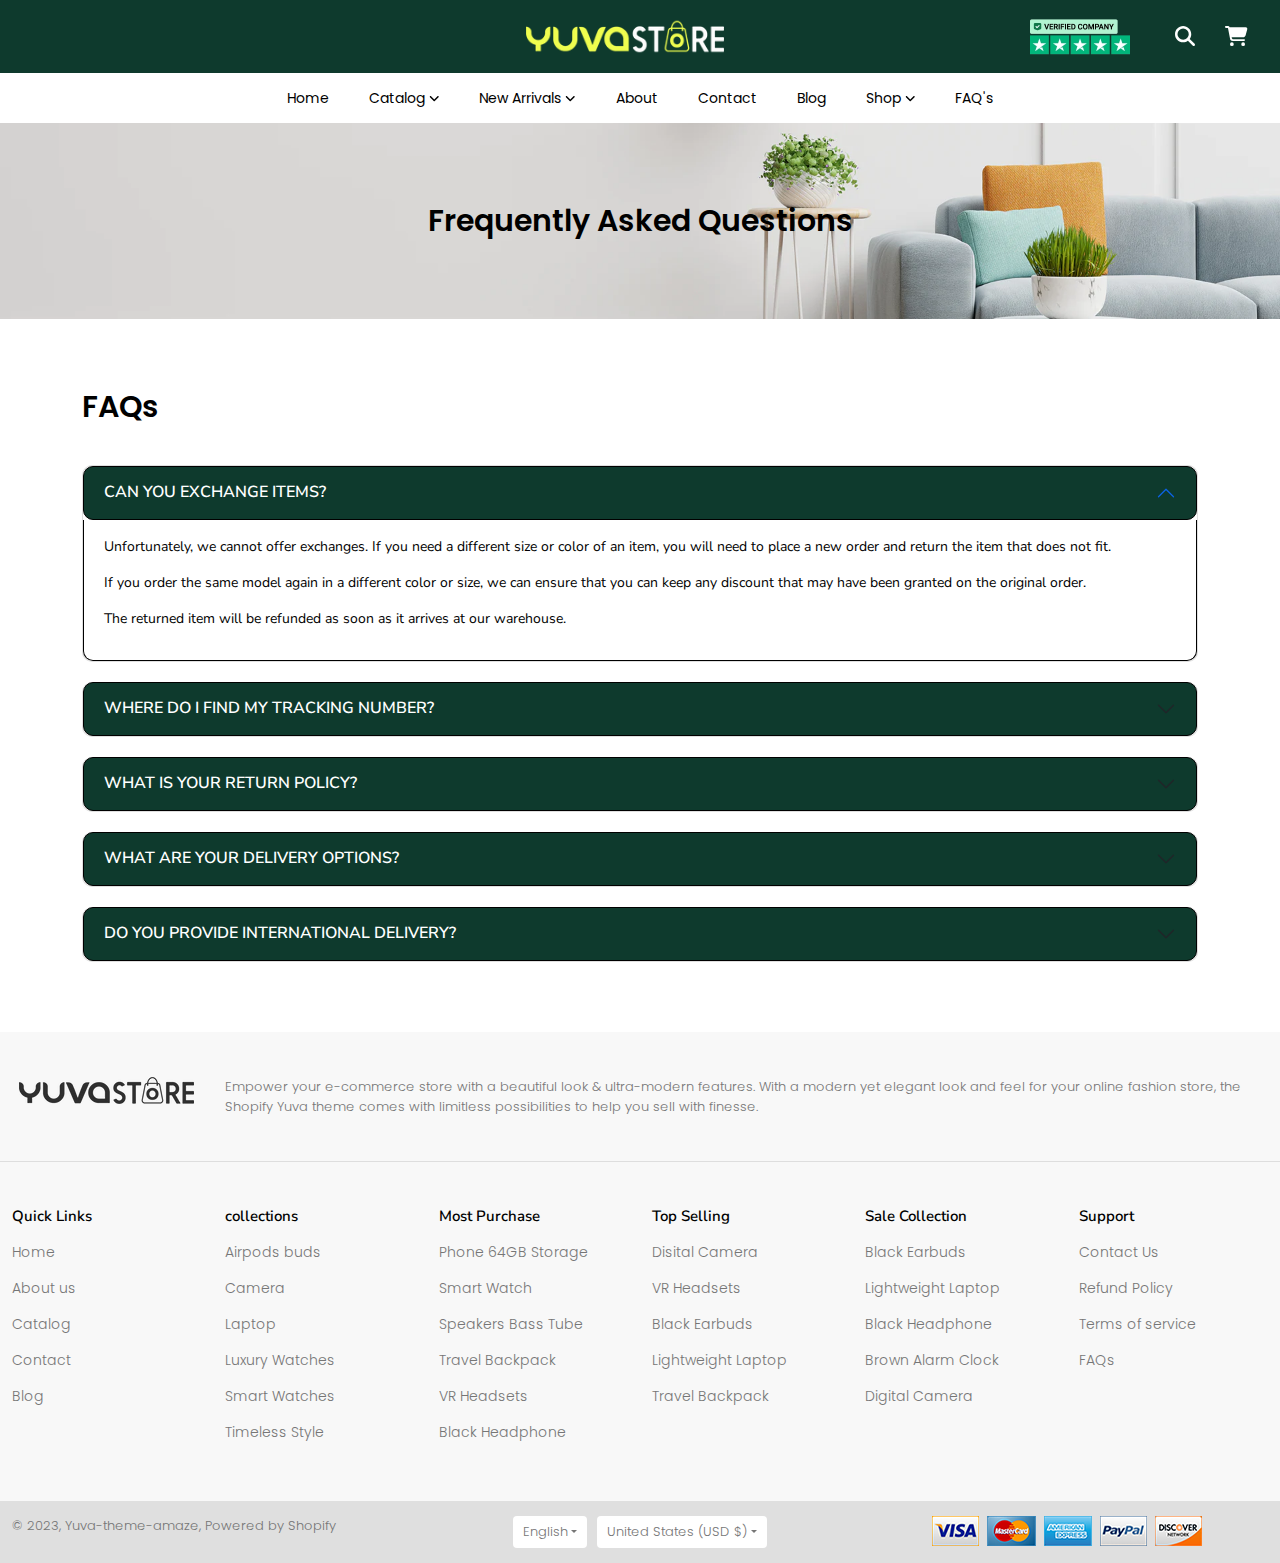
<file: faqs.html>
<!DOCTYPE html>
<html lang="en">

<head>
    <meta charset="UTF-8">
    <meta http-equiv="X-UA-Compatible" content="IE=edge">
    <meta name="viewport" content="width=device-width, initial-scale=1.0">
    <title>Faqs</title>
    <link rel="stylesheet" href="./assets/css/all.min.css">
    <link rel="stylesheet" href="./assets/css/bootstrap.min.css">
    <link rel="stylesheet" href="./assets/css/splide.min.css">
    <link rel="stylesheet" href="./assets/css/slick.css">
    <link rel="stylesheet" href="./assets/css/style.css">
    <link rel="stylesheet" href="./assets/css/responsive.css">
</head>

<body>

    <!-- ============================ header area start ============================ -->
    <header id="header" class="header">
        <div class="container">
            <div class="row" style="align-items: center;">
                <div class="col-lg-7 col-8">
                    <div class="head-logo text-end">
                        <div class="responisve-nav-icon d-block d-lg-none">
                             <a data-bs-toggle="offcanvas" href="#offcanvasExample" role="button" aria-controls="offcanvasExample">
                                <i class="fa-solid fa-bars"></i>
                              </a>
                        </div>
                        <a href="#">
                            <img src="./assets/images/new_logo.avif" alt="new_logo">
                        </a>
                    </div>
                </div>
                <div class="col-lg-5 col-4">
                    <div class="header-right d-flex" style="justify-content: end; align-items: center;">
                        <div class="head-right-img text-end d-none d-lg-block">
                            <img src="./assets/images/trustpilot_1.avif" alt="trustpilot_1" width="200" height="86">
                        </div>
                        <div class="head-right-icon">
                            <a href="#" class="serch-icon" data-bs-toggle="offcanvas" data-bs-target="#offcanvasTop" aria-controls="offcanvasTop"><i class="fa-solid fa-magnifying-glass"></i></a>
                            <a href="#" data-bs-toggle="offcanvas" data-bs-target="#offcanvasRight" aria-controls="offcanvasRight"><i class="fa-solid fa-cart-shopping"></i></a>
                        </div>
                    </div>
                </div>
            </div>
        </div>
        <nav id="navbar" class="d-none d-lg-block">
            <div class="container">
                <ul class="nav-wrapper">
                    <li class="nav-item"><a href="Index.html">Home</a></li>
                    <li class="nav-item cat-megamenu-show"><a href="#">Catalog <i class="fa-solid fa-angle-down"></i></a></li>
                    <li class="nav-item arri-megamenu-show"><a href="#">New Arrivals <i class="fa-solid fa-angle-down"></i></a></li>
                    <li class="nav-item"><a href="about-us.html">About</a></li>
                    <li class="nav-item"><a href="contact.html">Contact</a></li>
                    <li class="nav-item"><a href="news.html">Blog</a></li>
                    <li class="nav-item shop-megamenu-show"><a href="#">Shop <i class="fa-solid fa-angle-down"></i></a></li>
                    <li class="nav-item"><a href="faqs.html">FAQ's</a></li>
                </ul>
            </div>
            <div class="catalog-megamenu">
                <div class="container">
                    <div class="row" style="align-items: center;">
                        <div class="col-lg-6">
                            <div class="catalog-inner-menu-item">
                                <div class="row">
                                    <div class="col-lg-6">
                                        <h6>Airpods Buds</h6>
                                        <ul>
                                            <li>
                                                <div class="row" style="align-items: center;">
                                                    <div class="col-lg-3">
                                                        <div class="catalog-menu-item-img">
                                                          <a href="Product-single.html"><img src="./assets/images/product1.webp" class="w-100 img-fluid" alt="product1"></a>
                                                        </div>
                                                    </div>
                                                    <div class="col-lg-9">
                                                        <div class="catalog-menu-item-text">
                                                            <a href="Product-single.html">VR Headsets</a>
                                                            <h5>$500.00</h5>
                                                        </div>
                                                    </div>
                                                </div>
                                            </li>
                                            <li>
                                                <div class="row" style="align-items: center;">
                                                    <div class="col-lg-3">
                                                        <div class="catalog-menu-item-img">
                                                           <a href="Product-single.html"> <img src="./assets/images/product2.webp" class="w-100 img-fluid" alt="product2"></a>
                                                        </div>
                                                    </div>
                                                    <div class="col-lg-9">
                                                        <div class="catalog-menu-item-text">
                                                            <a href="Product-single.html">Phone 64GB storage</a>
                                                            <h5>$5.56</h5>
                                                        </div>
                                                    </div>
                                                </div>
                                            </li>
                                            <li>
                                                <div class="row" style="align-items: center;">
                                                    <div class="col-lg-3">
                                                        <div class="catalog-menu-item-img">
                                                            <a href="Product-single.html"><img src="./assets/images/product3.webp" class="w-100 img-fluid" alt="product3"></a>
                                                        </div>
                                                    </div>
                                                    <div class="col-lg-9">
                                                        <div class="catalog-menu-item-text">
                                                            <a href="Product-single.html">Specker Bass Tube</a>
                                                            <h5>$1,250.00</h5>
                                                        </div>
                                                    </div>
                                                </div>
                                            </li>
                                            <li>
                                                <div class="row" style="align-items: center;">
                                                    <div class="col-lg-3">
                                                        <div class="catalog-menu-item-img">
                                                            <a href="Product-single.html"><img src="./assets/images/product6.webp" class="w-100 img-fluid" alt="product6"></a>
                                                        </div>
                                                    </div>
                                                    <div class="col-lg-9">
                                                        <div class="catalog-menu-item-text">
                                                            <a href="Product-single.html">Travel Backpack</a>
                                                            <h5>$300.00</h5>
                                                        </div>
                                                    </div>
                                                </div>
                                            </li>
                                        </ul>
                                    </div>
                                    <div class="col-lg-6">
                                        <h6>Luxury Watches</h6>
                                        <ul>
                                            <li>
                                                <div class="row" style="align-items: center;">
                                                    <div class="col-lg-3">
                                                        <div class="catalog-menu-item-img">
                                                          <a href="Product-single.html"><img src="./assets/images/product4.webp" class="w-100 img-fluid" alt="product4"></a>
                                                        </div>
                                                    </div>
                                                    <div class="col-lg-9">
                                                        <div class="catalog-menu-item-text">
                                                            <a href="Product-single.html">Black Earbuds</a>
                                                            <h5>$11.00</h5>
                                                        </div>
                                                    </div>
                                                </div>
                                            </li>
                                            <li>
                                                <div class="row" style="align-items: center;">
                                                    <div class="col-lg-3">
                                                        <div class="catalog-menu-item-img">
                                                           <a href="Product-single.html"> <img src="./assets/images/product5.webp" class="w-100 img-fluid" alt="product5"></a>
                                                        </div>
                                                    </div>
                                                    <div class="col-lg-9">
                                                        <div class="catalog-menu-item-text">
                                                            <a href="Product-single.html">Smart Watch</a>
                                                            <h5>$70.00</h5>
                                                        </div>
                                                    </div>
                                                </div>
                                            </li>
                                            <li>
                                                <div class="row" style="align-items: center;">
                                                    <div class="col-lg-3">
                                                        <div class="catalog-menu-item-img">
                                                            <a href="Product-single.html"><img src="./assets/images/product3.webp" class="w-100 img-fluid" alt="product3"></a>
                                                        </div>
                                                    </div>
                                                    <div class="col-lg-9">
                                                        <div class="catalog-menu-item-text">
                                                            <a href="Product-single.html">Specker Bass Tube</a>
                                                            <h5>$1,250.00</h5>
                                                        </div>
                                                    </div>
                                                </div>
                                            </li>
                                            <li>
                                                <div class="row" style="align-items: center;">
                                                    <div class="col-lg-3">
                                                        <div class="catalog-menu-item-img">
                                                            <a href="Product-single.html"><img src="./assets/images/product7.webp" class="w-100 img-fluid" alt="product7"></a>
                                                        </div>
                                                    </div>
                                                    <div class="col-lg-9">
                                                        <div class="catalog-menu-item-text">
                                                            <a href="Product-single.html">Lightweight Laptop</a>
                                                            <h5>$200.00</h5>
                                                        </div>
                                                    </div>
                                                </div>
                                            </li>
                                        </ul>
                                    </div>
                                </div>
                            </div>
                        </div>
                        <div class="col-lg-6">
                            <div class="row">
                                <div class="col-lg-6">
                                    <div class="catalog-megamenu-right-img">
                                        <a href="#"><img src="./assets/images/col_6.webp" class="w-100 img-fluid" alt="col_6"></a>
                                    </div>
                                </div>
                                <div class="col-lg-6">
                                    <div class="catalog-megamenu-right-img">
                                        <a href="#"><img src="./assets/images/col_2.webp" class="w-100 img-fluid" alt="col_2"></a>
                                    </div>
                                </div>
                        </div>
                    </div>
                </div>
            </div>
            </div>
            <div class="arrival-megamenu">
                <div class="container">
                    <div class="row">
                        <div class="col-lg-2">
                            <div class="arrivals-megamenu-item">
                                <div class="arri-meg-item-img">
                                    <a href="Product-single.html"><img src="./assets/images/product4.webp" class="w-100 img-fluid" alt="product4"></a>
                                </div>
                                <div class="arri-meg-item-text">
                                  <a href="Product-single.html">Black Earbuds</a>
                                  <p>$11.00</p>
                                </div>
                            </div>
                        </div>
                        <div class="col-lg-2">
                            <div class="arrivals-megamenu-item">
                                <div class="arri-meg-item-img">
                                    <a href="Product-single.html"><img src="./assets/images/product8.webp" class="w-100 img-fluid" alt="product8"></a>
                                </div>
                                <div class="arri-meg-item-text">
                                  <a href="Product-single.html">Brown alarm clock</a>
                                  <p>$59.99</p>
                                </div>
                            </div>
                        </div>
                        <div class="col-lg-2">
                            <div class="arrivals-megamenu-item">
                                <div class="arri-meg-item-img">
                                    <a href="Product-single.html"><img src="./assets/images/product9.webp" class="w-100 img-fluid" alt="product9"></a>
                                </div>
                                <div class="arri-meg-item-text">
                                  <a href="Product-single.html">disital camera</a>
                                  <p>$125.00</p>
                                </div>
                            </div>
                        </div>
                        <div class="col-lg-2">
                            <div class="arrivals-megamenu-item">
                                <div class="arri-meg-item-img">
                                    <a href="Product-single.html"><img src="./assets/images/product1.webp" class="w-100 img-fluid" alt="product1"></a>
                                </div>
                                <div class="arri-meg-item-text">
                                  <a href="Product-single.html">VR Headsets</a>
                                  <p>$500.00</p>
                                </div>
                            </div>
                        </div>
                        <div class="col-lg-2">
                            <div class="arrivals-megamenu-item">
                                <div class="arri-meg-item-img">
                                    <a href="Product-single.html"><img src="./assets/images/product5.webp" class="w-100 img-fluid" alt="product5"></a>
                                </div>
                                <div class="arri-meg-item-text">
                                  <a href="Product-single.html">smart wtach</a>
                                  <p>$70.00</p>
                                </div>
                            </div>
                        </div>
                        <div class="col-lg-2">
                            <div class="arrivals-megamenu-item">
                                <div class="arri-meg-item-img">
                                    <a href="Product-single.html"><img src="./assets/images/product10.webp" class="w-100 img-fluid" alt="product10"></a>
                                </div>
                                <div class="arri-meg-item-text">
                                  <a href="Product-single.html">Black headphone</a>
                                  <p>$200.00</p>
                                </div>
                            </div>
                        </div>
                    </div>
                </div>
            </div>
            <div class="shop-megamenu">
                <div class="container">
                    <div class="row">
                        <div class="col-lg-3">
                            <div class="shop-megamenu-item">
                                <ul>
                                    <li class="list-head"><a href="product.html">Airods buds</a></li>
                                    <li><a href="Product-single.html">VR Headsets</a></li>
                                    <li><a href="Product-single.html">Phone 64GB storage</a></li>
                                    <li><a href="Product-single.html">Speakers Bass Tube</a></li>
                                    <li><a href="Product-single.html">Travel Backpack</a></li>
                                    <li><a href="Product-single.html">Black Earbuds</a></li>
                                    <li><a href="Product-single.html">Brown Alarm Clock</a></li>
                                    <li><a href="Product-single.html">Smart Watch</a></li>
                                    <li class="list-head"><a href="product.html">Mobile</a></li>
                                    <li><a href="Product-single.html">VR Headsets</a></li>
                                    <li><a href="Product-single.html">Speakers Bass Tube</a></li>
                                    <li><a href="Product-single.html">Travel Backpack</a></li>
                                    <li><a href="Product-single.html">Black Earbuds</a></li>
                                    <li><a href="Product-single.html">Brown Alarm Clock</a></li>
                                    <li><a href="Product-single.html">Smart Watch</a></li>
                                    <li><a href="Product-single.html">Black Headphone</a></li>
                                </ul>
                            </div>
                        </div>
                        <div class="col-lg-3">
                            <div class="shop-megamenu-item">
                                <ul class="other-color">
                                    <li class="list-head"><a href="product.html">Camera</a></li>
                                    <li><a href="Product-single.html">VR Headsets</a></li>
                                    <li><a href="Product-single.html">Phone 64GB storage</a></li>
                                    <li><a href="Product-single.html">Speakers Bass Tube</a></li>
                                    <li><a href="Product-single.html">Travel Backpack</a></li>
                                    <li><a href="Product-single.html">Black Earbuds</a></li>
                                    <li><a href="Product-single.html">Brown Alarm Clock</a></li>
                                    <li><a href="Product-single.html">Smart Watch</a></li>
                                    <li class="list-head"><a href="product.html">Smart Watches</a></li>
                                    <li><a href="Product-single.html">VR Headsets</a></li>
                                    <li><a href="Product-single.html">Speakers Bass Tube</a></li>
                                    <li><a href="Product-single.html">Travel Backpack</a></li>
                                    <li><a href="Product-single.html">Black Earbuds</a></li>
                                    <li><a href="Product-single.html">Brown Alarm Clock</a></li>
                                    <li><a href="Product-single.html">Smart Watch</a></li>
                                    <li><a href="Product-single.html">Black Headphone</a></li>
                                </ul>
                            </div>
                        </div>
                        <div class="col-lg-3">
                            <div class="shop-megamenu-item">
                                <ul>
                                    <li class="list-head"><a href="product.html">Laptop</a></li>
                                    <li><a href="Product-single.html">VR Headsets</a></li>
                                    <li><a href="Product-single.html">Phone 64GB storage</a></li>
                                    <li><a href="Product-single.html">Speakers Bass Tube</a></li>
                                    <li><a href="Product-single.html">Travel Backpack</a></li>
                                    <li><a href="Product-single.html">Black Earbuds</a></li>
                                    <li><a href="Product-single.html">Brown Alarm Clock</a></li>
                                    <li><a href="Product-single.html">Smart Watch</a></li>
                                    <li class="list-head"><a href="product.html">Speaker</a></li>
                                    <li><a href="Product-single.html">VR Headsets</a></li>
                                    <li><a href="Product-single.html">Speakers Bass Tube</a></li>
                                    <li><a href="Product-single.html">Travel Backpack</a></li>
                                    <li><a href="Product-single.html">Black Earbuds</a></li>
                                    <li><a href="Product-single.html">Brown Alarm Clock</a></li>
                                    <li><a href="Product-single.html">Smart Watch</a></li>
                                    <li><a href="Product-single.html">Black Headphone</a></li>
                                </ul>
                            </div>
                        </div>
                        <div class="col-lg-3">
                            <div class="shop-megamenu-item">
                                <ul class="other-color">
                                    <li class="list-head"><a href="product.html">Luxury Watches</a></li>
                                    <li><a href="Product-single.html">VR Headsets</a></li>
                                    <li><a href="Product-single.html">Phone 64GB storage</a></li>
                                    <li><a href="Product-single.html">Speakers Bass Tube</a></li>
                                    <li><a href="Product-single.html">Travel Backpack</a></li>
                                    <li><a href="Product-single.html">Black Earbuds</a></li>
                                    <li><a href="Product-single.html">Brown Alarm Clock</a></li>
                                    <li><a href="Product-single.html">Smart Watch</a></li>
                                    <li class="list-head"><a href="product.html">Timeless Style</a></li>
                                    <li><a href="Product-single.html">VR Headsets</a></li>
                                    <li><a href="Product-single.html">Speakers Bass Tube</a></li>
                                    <li><a href="Product-single.html">Travel Backpack</a></li>
                                    <li><a href="Product-single.html">Black Earbuds</a></li>
                                    <li><a href="Product-single.html">Brown Alarm Clock</a></li>
                                    <li><a href="Product-single.html">Smart Watch</a></li>
                                    <li><a href="Product-single.html">Black Headphone</a></li>
                                </ul>
                            </div>
                        </div>
                    </div>
                </div>
            </div>
        </nav>
    </header>
    <div class="search-bar">
        <div class="offcanvas offcanvas-top" tabindex="-1" id="offcanvasTop" aria-labelledby="offcanvasTopLabel">
            <div class="offcanvas-header">
              <button type="button" class="btn-close text-reset" data-bs-dismiss="offcanvas" aria-label="Close"></button>
            </div>
            <div class="offcanvas-body">
              <div class="container">
                <div class="serch-input">
                    <input type="text" placeholder="Search">
                    <i class="fa-solid fa-magnifying-glass"></i>
                </div>
              </div>
            </div>
          </div>
    </div>
    <div class="your-cart">
    <div class="offcanvas offcanvas-end" tabindex="-1" id="offcanvasRight" aria-labelledby="offcanvasRightLabel">
        <div class="offcanvas-header">
        <h5 id="offcanvasRightLabel">Your cart</h5>
        <button type="button" class="btn-close text-reset" data-bs-dismiss="offcanvas" aria-label="Close"></button>
        </div>
        <div class="offcanvas-body">
            <div class="your-cart-item">
                <div class="row">
                    <div class="col-lg-3">
                        <div class="your-cart-item-img">
                            <img src="./assets/images/cart-img1.webp" class="w-100 img-fluid" alt="cart-img1">
                        </div>
                    </div>
                    <div class="col-lg-9">
                        <div class="your-cart-item-ditails">
                            <h5>Speakers Bass Tube</h5>
                            <div class="your-cart-item-quantity d-flex" style="align-items: center;">
                                <div class="cart-quantity">
                                    <button><i class="fa-solid fa-minus"></i></button>
                                    <input type="text" value="1">
                                    <button><i class="fa-solid fa-plus"></i></button>
                                </div>
                                <div class="your-cart-item-price">
                                    <h5>$1,250.00</h5>
                                </div>
                            </div>
                            <div class="cart-close">
                                <i class="fa-solid fa-xmark"></i>
                            </div>
                        </div>
                    </div>
                </div>
                <div class="your-cart-content">
                    <div class="order-note">
                        <h6 class="textarea-slide">Leave A Note With Order</h6>
                        <textarea class="note-textarea"></textarea>
                    </div>
                    <div class="total-cart-price">
                        <h6>Total</h6>
                        <h5>$1,250.00</h5>
                    </div>
                    <p>Texes and shipping calculated at checkout</p>
                    <button>checkout</button>
                    <a href="#">view cart</a>
                </div>
            </div>
        </div>
    </div>
    </div>

    <!-- ---------------------- responsive navbar area start ------------------- -->
    <div class="responsive-navbar d-block d-lg-none">
        <div class="offcanvas offcanvas-start" tabindex="-1" id="offcanvasExample" aria-labelledby="offcanvasExampleLabel">
            <div class="container">
                <div class="offcanvas-header">
                    <button type="button" data-bs-dismiss="offcanvas" aria-label="Close">
                      <i class="fa-solid fa-xmark"></i>
                    </button>
                  </div>
                  <div class="offcanvas-body">
                    <ul class="res-nav-wrapper">
                        <li class="res-nav-item"><a href="Index.html">Home</a></li>
                        <li class="res-nav-item"><a class="res-cat-menu" href="#">Catalog <i class="fa-solid fa-plus"></i></a>
                            <ul class="res-Aipods-menu-wrapper">
                                <li> <a class="res-cat-menu-inner" href="#">Aipods buds <i class="fa-solid fa-plus"></i></a> 
                                    <ul class="res-cat-Aipods-inner-menu">
                                        <li>
                                            <div class="row" style="align-items: center;">
                                                <div class="col-4">
                                                    <div class="res-cat-menu-item-img">
                                                      <a href="Product-single.html"><img src="./assets/images/product1.webp" class="w-100 img-fluid" alt="product1"></a>
                                                    </div>
                                                </div>
                                                <div class="col-8">
                                                    <div class="res-cat-menu-item-text">
                                                        <a href="Product-single.html">VR Headsets</a>
                                                        <h5>$500.00</h5>
                                                    </div>
                                                </div>
                                            </div>
                                        </li>
                                        <li>
                                            <div class="row" style="align-items: center;">
                                                <div class="col-4">
                                                    <div class="res-cat-menu-item-img">
                                                       <a href="Product-single.html"> <img src="./assets/images/product2.webp" class="w-100 img-fluid" alt="product2"></a>
                                                    </div>
                                                </div>
                                                <div class="col-8">
                                                    <div class="res-cat-menu-item-text">
                                                        <a href="Product-single.html">Phone 64GB storage</a>
                                                        <h5>$5.56</h5>
                                                    </div>
                                                </div>
                                            </div>
                                        </li>
                                        <li>
                                            <div class="row" style="align-items: center;">
                                                <div class="col-4">
                                                    <div class="res-cat-menu-item-img">
                                                        <a href="Product-single.html"><img src="./assets/images/product3.webp" class="w-100 img-fluid" alt="product3"></a>
                                                    </div>
                                                </div>
                                                <div class="col-8">
                                                    <div class="res-cat-menu-item-text">
                                                        <a href="Product-single.html">Specker Bass Tube</a>
                                                        <h5>$1,250.00</h5>
                                                    </div>
                                                </div>
                                            </div>
                                        </li>
                                        <li>
                                            <div class="row" style="align-items: center;">
                                                <div class="col-4">
                                                    <div class="res-cat-menu-item-img">
                                                        <a href="Product-single.html"><img src="./assets/images/product6.webp" class="w-100 img-fluid" alt="product6"></a>
                                                    </div>
                                                </div>
                                                <div class="col-8">
                                                    <div class="res-cat-menu-item-text">
                                                        <a href="Product-single.html">Travel Backpack</a>
                                                        <h5>$300.00</h5>
                                                    </div>
                                                </div>
                                            </div>
                                        </li>
                                    </ul>
                                </li> 
                                <li> <a class="res-Watch-menu-inner" href="#">Luxury Watch  <i class="fa-solid fa-plus"></i></a>
                                <ul class="res-cat-Watch-inner-menu">
                                    <li>
                                        <div class="row" style="align-items: center;">
                                            <div class="col-4">
                                                <div class="res-cat-menu-item-img">
                                                  <a href="Product-single.html"><img src="./assets/images/product4.webp" class="w-100 img-fluid" alt="product4"></a>
                                                </div>
                                            </div>
                                            <div class="col-8">
                                                <div class="res-cat-menu-item-text">
                                                    <a href="Product-single.html">Black Earbuds</a>
                                                    <h5>$11.00</h5>
                                                </div>
                                            </div>
                                        </div>
                                    </li>
                                    <li>
                                        <div class="row" style="align-items: center;">
                                            <div class="col-4">
                                                <div class="res-cat-menu-item-img">
                                                   <a href="Product-single.html"> <img src="./assets/images/product5.webp" class="w-100 img-fluid" alt="product5"></a>
                                                </div>
                                            </div>
                                            <div class="col-8">
                                                <div class="res-cat-menu-item-text">
                                                    <a href="Product-single.html">Smart Watch</a>
                                                    <h5>$70.00</h5>
                                                </div>
                                            </div>
                                        </div>
                                    </li>
                                    <li>
                                        <div class="row" style="align-items: center;">
                                            <div class="col-4">
                                                <div class="res-cat-menu-item-img">
                                                    <a href="Product-single.html"><img src="./assets/images/product3.webp" class="w-100 img-fluid" alt="product3"></a>
                                                </div>
                                            </div>
                                            <div class="col-8">
                                                <div class="res-cat-menu-item-text">
                                                    <a href="Product-single.html">Specker Bass Tube</a>
                                                    <h5>$1,250.00</h5>
                                                </div>
                                            </div>
                                        </div>
                                    </li>
                                    <li>
                                        <div class="row" style="align-items: center;">
                                            <div class="col-4">
                                                <div class="res-cat-menu-item-img">
                                                    <a href="Product-single.html"><img src="./assets/images/product7.webp" class="w-100 img-fluid" alt="product7"></a>
                                                </div>
                                            </div>
                                            <div class="col-8">
                                                <div class="res-cat-menu-item-text">
                                                    <a href="Product-single.html">Lightweight Laptop</a>
                                                    <h5>$200.00</h5>
                                                </div>
                                            </div>
                                        </div>
                                    </li>
                                </ul>
                                </li>
                                <li> <a href="#"> <img src="./assets/images/col_6.webp" class="w-100 img-fluid" alt="col_6"></a> </li>
                                <li> <a href="#"> <img src="./assets/images/col_2.webp" class="w-100 img-fluid" alt="col_2"></a> </li>
                            </ul>
                        </li>
                        <li class="res-nav-item"><a class="res-arrivals-menu" href="#">New Arrivals <i class="fa-solid fa-plus"></i></a>
                           <div class="arrivals-dropdown">
                            <div class="row">
                                <div class="col-12">
                                    <div class="arrivals-megamenu-item">
                                        <div class="arri-meg-item-img">
                                            <a href="Product-single.html"><img src="./assets/images/product4.webp" class="w-100 img-fluid" alt="product4"></a>
                                        </div>
                                        <div class="arri-meg-item-text">
                                          <a href="Product-single.html">Black Earbuds</a>
                                          <p>$11.00</p>
                                        </div>
                                    </div>
                                </div>
                                <div class="col-12">
                                    <div class="arrivals-megamenu-item">
                                        <div class="arri-meg-item-img">
                                            <a href="Product-single.html"><img src="./assets/images/product8.webp" class="w-100 img-fluid" alt="product8"></a>
                                        </div>
                                        <div class="arri-meg-item-text">
                                          <a href="Product-single.html">Brown alarm clock</a>
                                          <p>$59.99</p>
                                        </div>
                                    </div>
                                </div>
                                <div class="col-12">
                                    <div class="arrivals-megamenu-item">
                                        <div class="arri-meg-item-img">
                                            <a href="Product-single.html"><img src="./assets/images/product9.webp" class="w-100 img-fluid" alt="product9"></a>
                                        </div>
                                        <div class="arri-meg-item-text">
                                          <a href="Product-single.html">disital camera</a>
                                          <p>$125.00</p>
                                        </div>
                                    </div>
                                </div>
                                <div class="col-12">
                                    <div class="arrivals-megamenu-item">
                                        <div class="arri-meg-item-img">
                                            <a href="Product-single.html"><img src="./assets/images/product1.webp" class="w-100 img-fluid" alt="product1"></a>
                                        </div>
                                        <div class="arri-meg-item-text">
                                          <a href="Product-single.html">VR Headsets</a>
                                          <p>$500.00</p>
                                        </div>
                                    </div>
                                </div>
                                <div class="col-12">
                                    <div class="arrivals-megamenu-item">
                                        <div class="arri-meg-item-img">
                                            <a href="Product-single.html"><img src="./assets/images/product5.webp" class="w-100 img-fluid" alt="product5"></a>
                                        </div>
                                        <div class="arri-meg-item-text">
                                          <a href="Product-single.html">smart wtach</a>
                                          <p>$70.00</p>
                                        </div>
                                    </div>
                                </div>
                                <div class="col-12">
                                    <div class="arrivals-megamenu-item">
                                        <div class="arri-meg-item-img">
                                            <a href="Product-single.html"><img src="./assets/images/product10.webp" class="w-100 img-fluid" alt="product10"></a>
                                        </div>
                                        <div class="arri-meg-item-text">
                                          <a href="Product-single.html">Black headphone</a>
                                          <p>$200.00</p>
                                        </div>
                                    </div>
                                </div>
                            </div>
                           </div>
                        </li>
                        <li class="res-nav-item"><a href="about-us.html">About</a></li>
                        <li class="res-nav-item"><a href="contact.html">Contact</a></li>
                        <li class="res-nav-item"><a href="news.html">Blog</a></li>
                        <li class="res-nav-item"><a class="res-shop-menu" href="#">Shop <i class="fa-solid fa-plus"></i></a>
                        <ul class="shop-dropdown">
                            <li><a class="airpods-dropdown-show" href="#">Airpods buds <i class="fa-solid fa-plus"></i></a>
                                <ul class="aripods-dropdown">
                                    <li><a href="Product-single.html">VR Headsets</a></li>
                                    <li><a href="Product-single.html">Phone 64GB storage</a></li>
                                    <li><a href="Product-single.html">Speakers Bass Tube</a></li>
                                    <li><a href="Product-single.html">Travel Backpack</a></li>
                                    <li><a href="Product-single.html">Black Earbuds</a></li>
                                    <li><a href="Product-single.html">Brown Alarm Clock</a></li>
                                    <li><a href="Product-single.html">Smart Watch</a></li>
                                </ul>
                            </li>
                            <li><a class="camera-dropdown-show" href="#">Camera <i class="fa-solid fa-plus"></i></a>
                               <ul class="camera-dropdown">
                                <li><a href="Product-single.html">VR Headsets</a></li>
                                <li><a href="Product-single.html">Phone 64GB storage</a></li>
                                <li><a href="Product-single.html">Speakers Bass Tube</a></li>
                                <li><a href="Product-single.html">Travel Backpack</a></li>
                                <li><a href="Product-single.html">Black Earbuds</a></li>
                                <li><a href="Product-single.html">Brown Alarm Clock</a></li>
                                <li><a href="Product-single.html">Smart Watch</a></li>
                               </ul>
                            </li>
                            <li><a class="laptop-dropdown-show" href="#">Laptop <i class="fa-solid fa-plus"></i></a>
                                <ul class="laptop-dropdown">
                                    <li><a href="Product-single.html">VR Headsets</a></li>
                                    <li><a href="Product-single.html">Phone 64GB storage</a></li>
                                    <li><a href="Product-single.html">Speakers Bass Tube</a></li>
                                    <li><a href="Product-single.html">Travel Backpack</a></li>
                                    <li><a href="Product-single.html">Black Earbuds</a></li>
                                    <li><a href="Product-single.html">Brown Alarm Clock</a></li>
                                    <li><a href="Product-single.html">Smart Watch</a></li> 
                                </ul>
                            </li>
                            <li><a class="luxury-dropdown-show" href="#">Luxury Watch <i class="fa-solid fa-plus"></i></a>
                                <ul class="luxury-dropdown">
                                    <li><a href="Product-single.html">VR Headsets</a></li>
                                    <li><a href="Product-single.html">Phone 64GB storage</a></li>
                                    <li><a href="Product-single.html">Speakers Bass Tube</a></li>
                                    <li><a href="Product-single.html">Travel Backpack</a></li>
                                    <li><a href="Product-single.html">Black Earbuds</a></li>
                                    <li><a href="Product-single.html">Brown Alarm Clock</a></li>
                                    <li><a href="Product-single.html">Smart Watch</a></li>
                                </ul>
                            </li>
                            <li><a class="mobile-dropdown-show" href="#">Mobile <i class="fa-solid fa-plus"></i></a> 
                                <ul class="mobile-dropdown">
                                    <li><a href="Product-single.html">VR Headsets</a></li>
                                    <li><a href="Product-single.html">Speakers Bass Tube</a></li>
                                    <li><a href="Product-single.html">Travel Backpack</a></li>
                                    <li><a href="Product-single.html">Black Earbuds</a></li>
                                    <li><a href="Product-single.html">Brown Alarm Clock</a></li>
                                    <li><a href="Product-single.html">Smart Watch</a></li>
                                    <li><a href="Product-single.html">Black Headphone</a></li>
                                </ul>
                            </li>
                            <li><a class="watches-dropdown-show" href="#">Smart Watches <i class="fa-solid fa-plus"></i></a>
                                <ul class="watches-dropdown">
                                    <li><a href="Product-single.html">VR Headsets</a></li>
                                    <li><a href="Product-single.html">Speakers Bass Tube</a></li>
                                    <li><a href="Product-single.html">Travel Backpack</a></li>
                                    <li><a href="Product-single.html">Black Earbuds</a></li>
                                    <li><a href="Product-single.html">Brown Alarm Clock</a></li>
                                    <li><a href="Product-single.html">Smart Watch</a></li>
                                    <li><a href="Product-single.html">Black Headphone</a></li>
                                </ul>
                            </li>
                            <li><a class="speaker-dropdown-show" href="#">Speaker  <i class="fa-solid fa-plus"></i></a>
                                <ul class="speaker-dropdown">
                                    <li><a href="Product-single.html">VR Headsets</a></li>
                                    <li><a href="Product-single.html">Speakers Bass Tube</a></li>
                                    <li><a href="Product-single.html">Travel Backpack</a></li>
                                    <li><a href="Product-single.html">Black Earbuds</a></li>
                                    <li><a href="Product-single.html">Brown Alarm Clock</a></li>
                                    <li><a href="Product-single.html">Smart Watch</a></li>
                                    <li><a href="Product-single.html">Black Headphone</a></li>
                                </ul>
                            </li>
                            <li><a class="timeless-dropdown-show" href="#">Timeless Style <i class="fa-solid fa-plus"></i></a>
                                <ul class="timeless-dropdown">
                                    <li><a href="Product-single.html">VR Headsets</a></li>
                                    <li><a href="Product-single.html">Speakers Bass Tube</a></li>
                                    <li><a href="Product-single.html">Travel Backpack</a></li>
                                    <li><a href="Product-single.html">Black Earbuds</a></li>
                                    <li><a href="Product-single.html">Brown Alarm Clock</a></li>
                                    <li><a href="Product-single.html">Smart Watch</a></li>
                                    <li><a href="Product-single.html">Black Headphone</a></li>
                                </ul>
                            </li>
                        </ul>
                        </li>
                        <li class="res-nav-item"><a href="faqs.html">FAQ's</a></li>
                    </ul>
                    <div class="res-navbar-social">
                        <a href="#"><i class="fa-brands fa-facebook-f"></i></a>
                        <a href="#"><i class="fa-brands fa-twitter"></i></a>
                        <a href="#"><i class="fa-brands fa-linkedin-in"></i></a>
                        <a href="#"><i class="fa-brands fa-instagram"></i></a>
                        <a href="#"><i class="fa-brands fa-pinterest-p"></i></a>
                    </div>
                    <div class="company-verify">
                        <img src="./assets/images/trustpilot_1.avif" alt="trustpilot_1">
                    </div>
                  </div>
            </div>
          </div>
          
    </div>
    <!-- ---------------------- responsive navbar area end ------------------- -->

    <!-- ============================ header area end ============================ -->

    <!-- ============================ Breadcumb area start ============================ -->
    <section id="Breadcumb" style="background: url(./assets/images/bredcumb_bg.webp) no-repeat center/cover; padding: 80px 0;">
        <div class="container-sm">
            <div class="bradcumb-title text-center">
                <h1>Frequently Asked Questions</h1>
            </div>
        </div>
    </section>
    <!-- ============================ Breadcumb area end ============================ -->

    <!-- ============================ Contact area start ============================ -->
    <section id="about-faqs faqs" style="margin: 70px 0;">
        <div class="container-sm">
            <div class="about-faqs-title faqs-title">
                <h3>FAQs</h3>
            </div>
            <div class=" faqs-row">
                <div class="accordion" id="accordionExample">
                    <div class="accordion-item">
                      <h2 class="accordion-header" id="headingOne">
                        <button class="accordion-button" type="button" data-bs-toggle="collapse" data-bs-target="#collapseOne" aria-expanded="true" aria-controls="collapseOne">
                            CAN YOU EXCHANGE ITEMS?
                        </button>
                      </h2>
                      <div id="collapseOne" class="accordion-collapse collapse show" aria-labelledby="headingOne" data-bs-parent="#accordionExample">
                        <div class="accordion-body">
                        <p>Unfortunately, we cannot offer exchanges. If you need a different size or color of an item, you will need to place a new order and return the item that does not fit.</p>
                        <p>If you order the same model again in a different color or size, we can ensure that you can keep any discount that may have been granted on the original order.</p>
                        <p>The returned item will be refunded as soon as it arrives at our warehouse.</p>
                        </div>
                      </div>
                    </div>
                    <div class="accordion-item">
                      <h2 class="accordion-header" id="headingTwo">
                        <button class="accordion-button collapsed" type="button" data-bs-toggle="collapse" data-bs-target="#collapseTwo" aria-expanded="false" aria-controls="collapseTwo">
                            WHERE DO I FIND MY TRACKING NUMBER?
                        </button>
                      </h2>
                      <div id="collapseTwo" class="accordion-collapse collapse" aria-labelledby="headingTwo" data-bs-parent="#accordionExample">
                        <div class="accordion-body">
                            <p>Unfortunately, we cannot offer exchanges. If you need a different size or color of an item, you will need to place a new order and return the item that does not fit.</p>
                            <p>If you order the same model again in a different color or size, we can ensure that you can keep any discount that may have been granted on the original order.</p>
                            <p>The returned item will be refunded as soon as it arrives at our warehouse.</p>
                        </div>
                      </div>
                    </div>
                    <div class="accordion-item">
                      <h2 class="accordion-header" id="headingThree">
                        <button class="accordion-button collapsed" type="button" data-bs-toggle="collapse" data-bs-target="#collapseThree" aria-expanded="false" aria-controls="collapseThree">
                            WHAT IS YOUR RETURN POLICY?
                        </button>
                      </h2>
                      <div id="collapseThree" class="accordion-collapse collapse" aria-labelledby="headingThree" data-bs-parent="#accordionExample">
                        <div class="accordion-body">
                            <p>Unfortunately, we cannot offer exchanges. If you need a different size or color of an item, you will need to place a new order and return the item that does not fit.</p>
                            <p>If you order the same model again in a different color or size, we can ensure that you can keep any discount that may have been granted on the original order.</p>
                            <p>The returned item will be refunded as soon as it arrives at our warehouse.</p>
                        </div>
                      </div>
                    </div>
                    <div class="accordion-item">
                      <h2 class="accordion-header" id="headingFour">
                        <button class="accordion-button collapsed" type="button" data-bs-toggle="collapse" data-bs-target="#collapseFour" aria-expanded="false" aria-controls="collapseFour">
                            WHAT ARE YOUR DELIVERY OPTIONS?
                        </button>
                      </h2>
                      <div id="collapseFour" class="accordion-collapse collapse" aria-labelledby="headingFour" data-bs-parent="#accordionExample">
                        <div class="accordion-body">
                            <p>Unfortunately, we cannot offer exchanges. If you need a different size or color of an item, you will need to place a new order and return the item that does not fit.</p>
                            <p>If you order the same model again in a different color or size, we can ensure that you can keep any discount that may have been granted on the original order.</p>
                            <p>The returned item will be refunded as soon as it arrives at our warehouse.</p>
                        </div>
                      </div>
                    </div>
                    <div class="accordion-item">
                      <h2 class="accordion-header" id="headingFive">
                        <button class="accordion-button collapsed" type="button" data-bs-toggle="collapse" data-bs-target="#collapseFive" aria-expanded="false" aria-controls="collapseFive">
                            DO YOU PROVIDE INTERNATIONAL DELIVERY?
                        </button>
                      </h2>
                      <div id="collapseFive" class="accordion-collapse collapse" aria-labelledby="headingFive" data-bs-parent="#accordionExample">
                        <div class="accordion-body">
                            <p>Unfortunately, we cannot offer exchanges. If you need a different size or color of an item, you will need to place a new order and return the item that does not fit.</p>
                            <p>If you order the same model again in a different color or size, we can ensure that you can keep any discount that may have been granted on the original order.</p>
                            <p>The returned item will be refunded as soon as it arrives at our warehouse.</p>
                        </div>
                      </div>
                    </div>
                  </div>
            </div>
        </div>
    </section>
    <!-- ============================ contact area end ============================ -->

    <!-- ============================ footer area start ============================ -->
    <footer id="footer">
        <div class="footer-top">
            <div class="container">
                <div class="row mobile-row">
                    <div class="col-lg-3 col-xl-2 col-md-3">
                        <div class="footer-logo">
                            <a href="Index.html">
                                <img src="./assets/images/footer-logo.webp" alt="footer-logo">
                            </a>
                        </div>
                    </div>
                    <div class="col-lg-9 col-xl-10 col-md-9">
                        <div class="footer-top-text">
                            <p>Empower your e-commerce store with a beautiful look & ultra-modern features. With a modern yet elegant look and feel for your online fashion store, the Shopify Yuva theme comes with limitless possibilities to help you sell with finesse.</p>
                        </div>
                    </div>
                </div>
            </div>
        </div>
        <div class="footer-middle">
            <div class="container">
                <div class="row">
                    <div class="col-lg-2 col-6 col-sm-4 col-md-3">
                        <div class="footer-middle-item">
                            <ul>
                                <h4>Quick Links</h4>
                                <li><a href="Index.html">Home</a></li>
                                <li><a href="about-us.html">About us</a></li>
                                <li><a href="">Catalog</a></li>
                                <li><a href="contact.html">Contact</a></li>
                                <li><a href="news.html">Blog</a></li>
                            </ul>
                        </div>
                    </div>
                    <div class="col-lg-2 col-6 col-sm-4 col-md-3">
                        <div class="footer-middle-item">
                            <ul>
                                <h4>collections</h4>
                                <li><a href="product.html">Airpods buds</a></li>
                                <li><a href="product.html">Camera</a></li>
                                <li><a href="product.html">Laptop</a></li>
                                <li><a href="product.html">Luxury Watches</a></li>
                                <li><a href="product.html">Smart Watches</a></li>
                                <li><a href="product.html">Timeless Style</a></li>
                            </ul>
                        </div>
                    </div>
                    <div class="col-lg-2 col-6 col-sm-4 col-md-3">
                        <div class="footer-middle-item">
                            <ul>
                                <h4>Most Purchase</h4>
                                <li><a href="Product-single.html">Phone 64GB Storage</a></li>
                                <li><a href="Product-single.html">Smart Watch</a></li>
                                <li><a href="Product-single.html">Speakers Bass Tube</a></li>
                                <li><a href="Product-single.html">Travel Backpack</a></li>
                                <li><a href="Product-single.html">VR Headsets</a></li>
                                <li><a href="Product-single.html">Black Headphone</a></li>
                            </ul>
                        </div>
                    </div>
                    <div class="col-lg-2 col-6 col-sm-4 col-md-3">
                        <div class="footer-middle-item">
                            <ul>
                                <h4>Top Selling</h4>
                                <li><a href="Product-single.html">Disital Camera</a></li>
                                <li><a href="Product-single.html">VR Headsets</a></li>
                                <li><a href="Product-single.html">Black Earbuds</a></li>
                                <li><a href="Product-single.html">Lightweight Laptop</a></li>
                                <li><a href="Product-single.html">Travel Backpack</a></li>
                            </ul>
                        </div>
                    </div>
                    <div class="col-lg-2 col-6 col-sm-4 col-md-3">
                        <div class="footer-middle-item">
                            <ul>
                                <h4>Sale Collection</h4>
                                <li><a href="#">Black Earbuds</a></li>
                                <li><a href="#">Lightweight Laptop</a></li>
                                <li><a href="#">Black Headphone</a></li>
                                <li><a href="#">Brown Alarm Clock</a></li>
                                <li><a href="#">Digital Camera</a></li>
                            </ul>
                        </div>
                    </div>
                    <div class="col-lg-2 col-6 col-sm-4 col-md-3">
                        <div class="footer-middle-item">
                            <ul>
                                <h4>Support</h4>
                                <li><a href="contact.html">Contact Us</a></li>
                                <li><a href="refund-policy.html">Refund Policy</a></li>
                                <li><a href="terms-serivce.html">Terms of service</a></li>
                                <li><a href="faqs.html">FAQs</a></li>
                            </ul>
                        </div>
                    </div>
                </div>
            </div>
        </div>
        <div class="footer-bottom">
            <div class="container">
                <div class="row mobile-row">
                <div class="col-lg-4 col-md-4">
                    <div class="footer-bottom-left">
                        <p>&copy; 2023, Yuva-theme-amaze, Powered by Shopify</p>
                    </div>
                </div>
                <div class="col-lg-4 col-md-4">
                    <div class="footer-bottom-center text-center">
                        <div class="dropdown Language">
                            <button class="btn btn-secondary dropdown-toggle" type="button" id="dropdownMenuButton1" data-bs-toggle="dropdown" aria-expanded="false">English</button>
                            <ul class="dropdown-menu" aria-labelledby="dropdownMenuButton1">
                              <li><a class="dropdown-item" href="#">English</a></li>
                            </ul>
                          </div>
                        <div class="dropdown currency">
                            <button class="btn btn-secondary dropdown-toggle" type="button" id="dropdownMenuButton1" data-bs-toggle="dropdown" aria-expanded="false">United States (USD $)</button>
                            <ul class="dropdown-menu" aria-labelledby="dropdownMenuButton1">
                              <li><a class="dropdown-item" href="#">United States (USD $)</a></li>
                            </ul>
                          </div>
                    </div>
                </div>
                <div class="col-lg-4 col-md-4">
                    <div class="footer-bottom-right text-end">
                        <img src="./assets/images/payment.png" alt="payment">
                    </div>
                </div>
            </div>
            </div>
        </div>
    </footer>
    <!-- ============================ footer area end ============================ -->


    <script src="./assets/js/jquery-1.12.4.min.js"></script>
    <script src="./assets/js/bootstrap.bundle.min.js"></script>
    <script src="./assets/js/splide.min.js"></script>
    <script src="./assets/js/slick.min.js"></script>
    <script src="./assets/js/all.min.js"></script>
    <script src="./assets/js/script.js"></script>

</body>

</html>
</file>
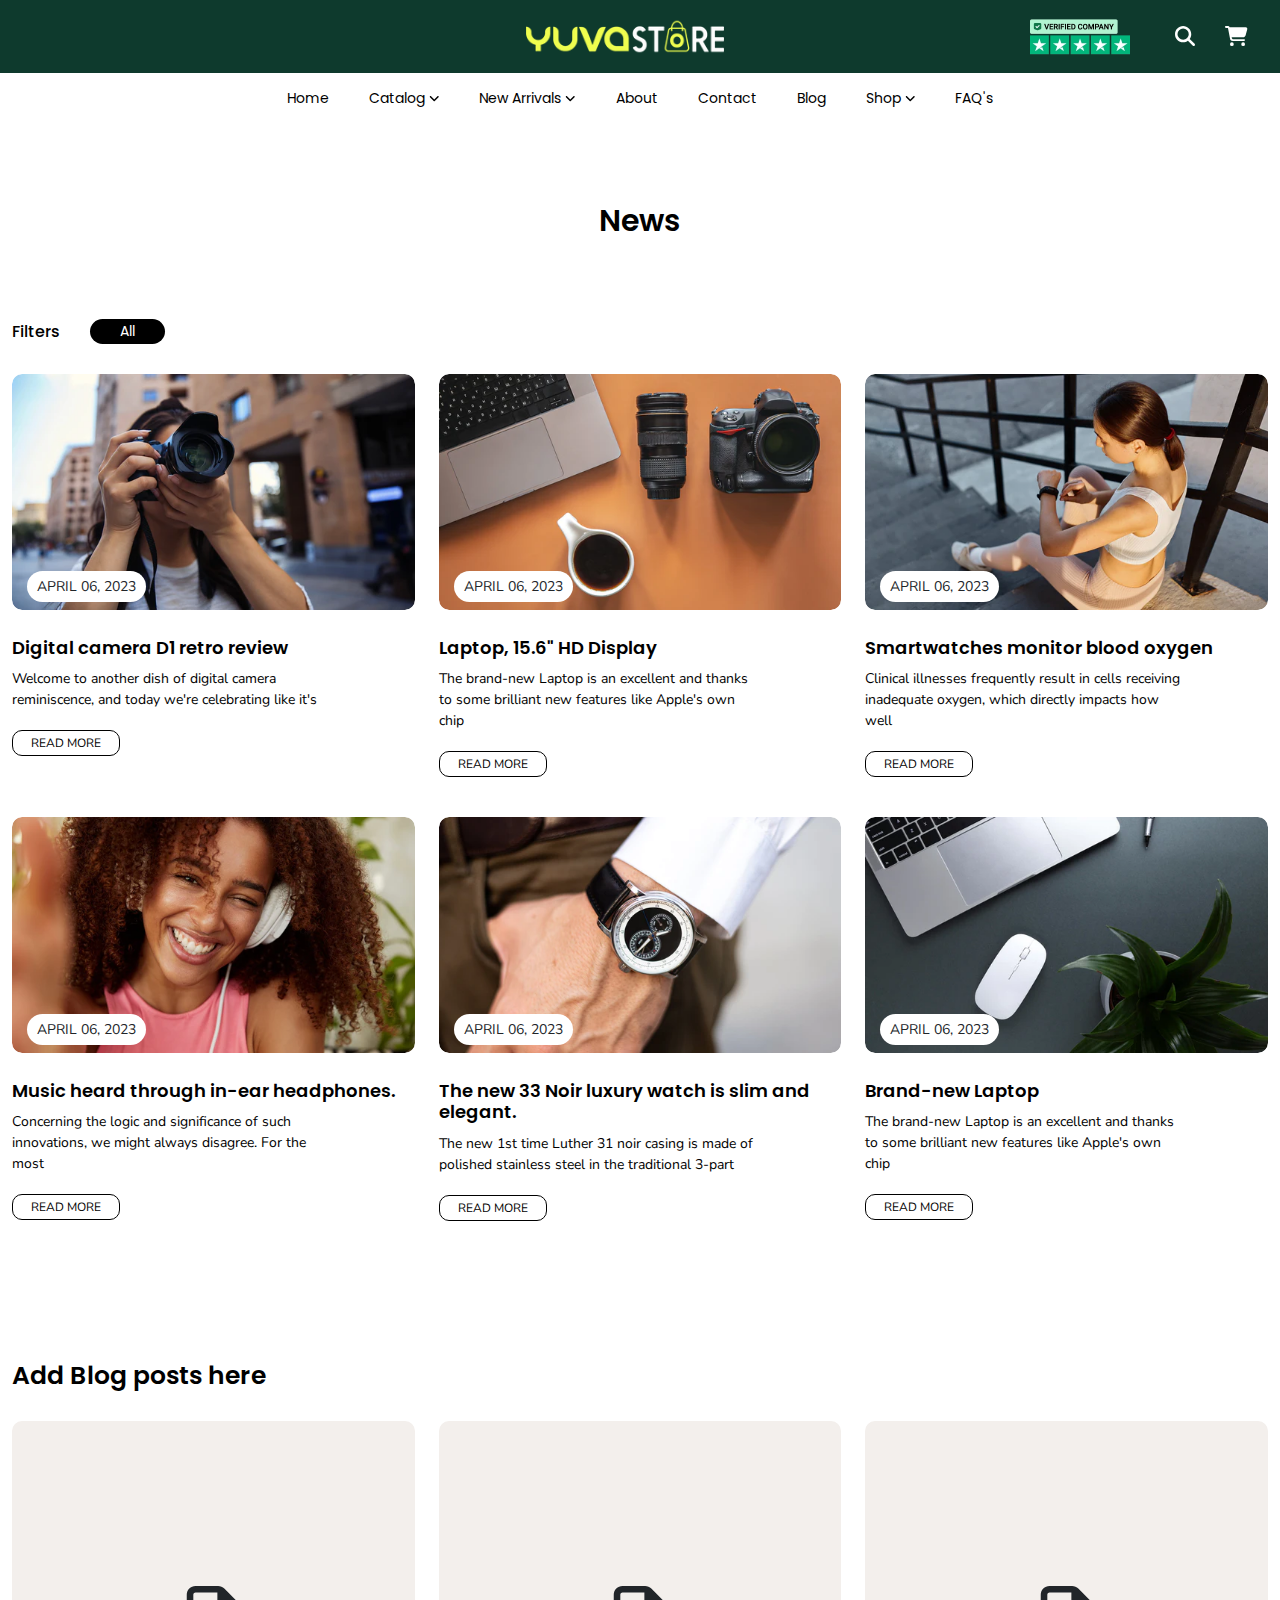
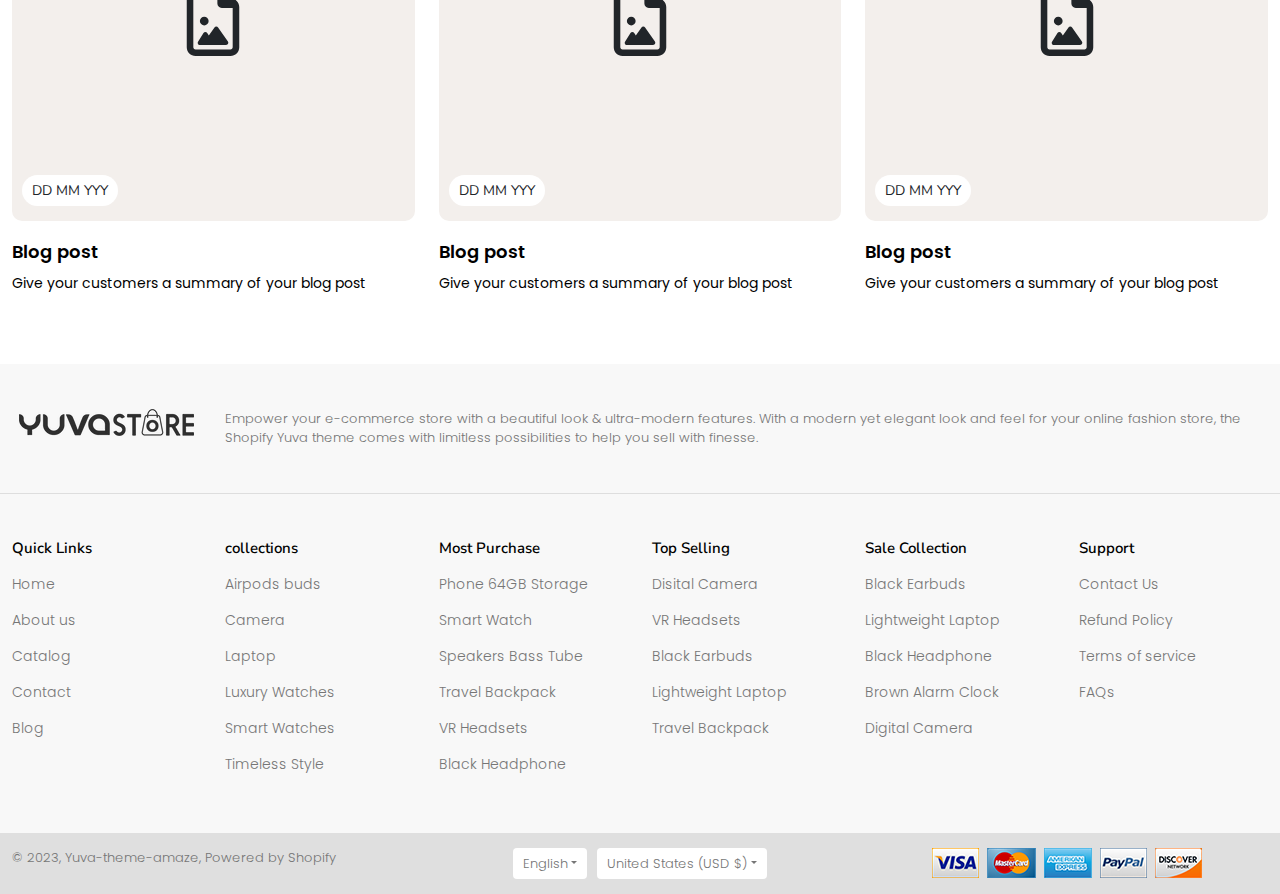
<file: news.html>
<!DOCTYPE html>
<html lang="en">

<head>
    <meta charset="UTF-8">
    <meta http-equiv="X-UA-Compatible" content="IE=edge">
    <meta name="viewport" content="width=device-width, initial-scale=1.0">
    <title>News</title>
    <link rel="stylesheet" href="./assets/css/all.min.css">
    <link rel="stylesheet" href="./assets/css/bootstrap.min.css">
    <link rel="stylesheet" href="./assets/css/splide.min.css">
    <link rel="stylesheet" href="./assets/css/slick.css">
    <link rel="stylesheet" href="./assets/css/style.css">
    <link rel="stylesheet" href="./assets/css/responsive.css">
</head>

<body>

    <!-- ============================ header area start ============================ -->
    <header id="header" class="header">
        <div class="container">
            <div class="row" style="align-items: center;">
                <div class="col-lg-7 col-8">
                    <div class="head-logo text-end">
                        <div class="responisve-nav-icon d-block d-lg-none">
                             <a data-bs-toggle="offcanvas" href="#offcanvasExample" role="button" aria-controls="offcanvasExample">
                                <i class="fa-solid fa-bars"></i>
                              </a>
                        </div>
                        <a href="#">
                            <img src="./assets/images/new_logo.avif" alt="new_logo">
                        </a>
                    </div>
                </div>
                <div class="col-lg-5 col-4">
                    <div class="header-right d-flex" style="justify-content: end; align-items: center;">
                        <div class="head-right-img text-end d-none d-lg-block">
                            <img src="./assets/images/trustpilot_1.avif" alt="trustpilot_1" width="200" height="86">
                        </div>
                        <div class="head-right-icon">
                            <a href="#" class="serch-icon" data-bs-toggle="offcanvas" data-bs-target="#offcanvasTop" aria-controls="offcanvasTop"><i class="fa-solid fa-magnifying-glass"></i></a>
                            <a href="#" data-bs-toggle="offcanvas" data-bs-target="#offcanvasRight" aria-controls="offcanvasRight"><i class="fa-solid fa-cart-shopping"></i></a>
                        </div>
                    </div>
                </div>
            </div>
        </div>
        <nav id="navbar" class="d-none d-lg-block">
            <div class="container">
                <ul class="nav-wrapper">
                    <li class="nav-item"><a href="Index.html">Home</a></li>
                    <li class="nav-item cat-megamenu-show"><a href="#">Catalog <i class="fa-solid fa-angle-down"></i></a></li>
                    <li class="nav-item arri-megamenu-show"><a href="#">New Arrivals <i class="fa-solid fa-angle-down"></i></a></li>
                    <li class="nav-item"><a href="about-us.html">About</a></li>
                    <li class="nav-item"><a href="contact.html">Contact</a></li>
                    <li class="nav-item"><a href="news.html">Blog</a></li>
                    <li class="nav-item shop-megamenu-show"><a href="#">Shop <i class="fa-solid fa-angle-down"></i></a></li>
                    <li class="nav-item"><a href="faqs.html">FAQ's</a></li>
                </ul>
            </div>
            <div class="catalog-megamenu">
                <div class="container">
                    <div class="row" style="align-items: center;">
                        <div class="col-lg-6">
                            <div class="catalog-inner-menu-item">
                                <div class="row">
                                    <div class="col-lg-6">
                                        <h6>Airpods Buds</h6>
                                        <ul>
                                            <li>
                                                <div class="row" style="align-items: center;">
                                                    <div class="col-lg-3">
                                                        <div class="catalog-menu-item-img">
                                                          <a href="Product-single.html"><img src="./assets/images/product1.webp" class="w-100 img-fluid" alt="product1"></a>
                                                        </div>
                                                    </div>
                                                    <div class="col-lg-9">
                                                        <div class="catalog-menu-item-text">
                                                            <a href="Product-single.html">VR Headsets</a>
                                                            <h5>$500.00</h5>
                                                        </div>
                                                    </div>
                                                </div>
                                            </li>
                                            <li>
                                                <div class="row" style="align-items: center;">
                                                    <div class="col-lg-3">
                                                        <div class="catalog-menu-item-img">
                                                           <a href="Product-single.html"> <img src="./assets/images/product2.webp" class="w-100 img-fluid" alt="product2"></a>
                                                        </div>
                                                    </div>
                                                    <div class="col-lg-9">
                                                        <div class="catalog-menu-item-text">
                                                            <a href="Product-single.html">Phone 64GB storage</a>
                                                            <h5>$5.56</h5>
                                                        </div>
                                                    </div>
                                                </div>
                                            </li>
                                            <li>
                                                <div class="row" style="align-items: center;">
                                                    <div class="col-lg-3">
                                                        <div class="catalog-menu-item-img">
                                                            <a href="Product-single.html"><img src="./assets/images/product3.webp" class="w-100 img-fluid" alt="product3"></a>
                                                        </div>
                                                    </div>
                                                    <div class="col-lg-9">
                                                        <div class="catalog-menu-item-text">
                                                            <a href="Product-single.html">Specker Bass Tube</a>
                                                            <h5>$1,250.00</h5>
                                                        </div>
                                                    </div>
                                                </div>
                                            </li>
                                            <li>
                                                <div class="row" style="align-items: center;">
                                                    <div class="col-lg-3">
                                                        <div class="catalog-menu-item-img">
                                                            <a href="Product-single.html"><img src="./assets/images/product6.webp" class="w-100 img-fluid" alt="product6"></a>
                                                        </div>
                                                    </div>
                                                    <div class="col-lg-9">
                                                        <div class="catalog-menu-item-text">
                                                            <a href="Product-single.html">Travel Backpack</a>
                                                            <h5>$300.00</h5>
                                                        </div>
                                                    </div>
                                                </div>
                                            </li>
                                        </ul>
                                    </div>
                                    <div class="col-lg-6">
                                        <h6>Luxury Watches</h6>
                                        <ul>
                                            <li>
                                                <div class="row" style="align-items: center;">
                                                    <div class="col-lg-3">
                                                        <div class="catalog-menu-item-img">
                                                          <a href="Product-single.html"><img src="./assets/images/product4.webp" class="w-100 img-fluid" alt="product4"></a>
                                                        </div>
                                                    </div>
                                                    <div class="col-lg-9">
                                                        <div class="catalog-menu-item-text">
                                                            <a href="Product-single.html">Black Earbuds</a>
                                                            <h5>$11.00</h5>
                                                        </div>
                                                    </div>
                                                </div>
                                            </li>
                                            <li>
                                                <div class="row" style="align-items: center;">
                                                    <div class="col-lg-3">
                                                        <div class="catalog-menu-item-img">
                                                           <a href="Product-single.html"> <img src="./assets/images/product5.webp" class="w-100 img-fluid" alt="product5"></a>
                                                        </div>
                                                    </div>
                                                    <div class="col-lg-9">
                                                        <div class="catalog-menu-item-text">
                                                            <a href="Product-single.html">Smart Watch</a>
                                                            <h5>$70.00</h5>
                                                        </div>
                                                    </div>
                                                </div>
                                            </li>
                                            <li>
                                                <div class="row" style="align-items: center;">
                                                    <div class="col-lg-3">
                                                        <div class="catalog-menu-item-img">
                                                            <a href="Product-single.html"><img src="./assets/images/product3.webp" class="w-100 img-fluid" alt="product3"></a>
                                                        </div>
                                                    </div>
                                                    <div class="col-lg-9">
                                                        <div class="catalog-menu-item-text">
                                                            <a href="Product-single.html">Specker Bass Tube</a>
                                                            <h5>$1,250.00</h5>
                                                        </div>
                                                    </div>
                                                </div>
                                            </li>
                                            <li>
                                                <div class="row" style="align-items: center;">
                                                    <div class="col-lg-3">
                                                        <div class="catalog-menu-item-img">
                                                            <a href="Product-single.html"><img src="./assets/images/product7.webp" class="w-100 img-fluid" alt="product7"></a>
                                                        </div>
                                                    </div>
                                                    <div class="col-lg-9">
                                                        <div class="catalog-menu-item-text">
                                                            <a href="Product-single.html">Lightweight Laptop</a>
                                                            <h5>$200.00</h5>
                                                        </div>
                                                    </div>
                                                </div>
                                            </li>
                                        </ul>
                                    </div>
                                </div>
                            </div>
                        </div>
                        <div class="col-lg-6">
                            <div class="row">
                                <div class="col-lg-6">
                                    <div class="catalog-megamenu-right-img">
                                        <a href="#"><img src="./assets/images/col_6.webp" class="w-100 img-fluid" alt="col_6"></a>
                                    </div>
                                </div>
                                <div class="col-lg-6">
                                    <div class="catalog-megamenu-right-img">
                                        <a href="#"><img src="./assets/images/col_2.webp" class="w-100 img-fluid" alt="col_2"></a>
                                    </div>
                                </div>
                        </div>
                    </div>
                </div>
            </div>
            </div>
            <div class="arrival-megamenu">
                <div class="container">
                    <div class="row">
                        <div class="col-lg-2">
                            <div class="arrivals-megamenu-item">
                                <div class="arri-meg-item-img">
                                    <a href="Product-single.html"><img src="./assets/images/product4.webp" class="w-100 img-fluid" alt="product4"></a>
                                </div>
                                <div class="arri-meg-item-text">
                                  <a href="Product-single.html">Black Earbuds</a>
                                  <p>$11.00</p>
                                </div>
                            </div>
                        </div>
                        <div class="col-lg-2">
                            <div class="arrivals-megamenu-item">
                                <div class="arri-meg-item-img">
                                    <a href="Product-single.html"><img src="./assets/images/product8.webp" class="w-100 img-fluid" alt="product8"></a>
                                </div>
                                <div class="arri-meg-item-text">
                                  <a href="Product-single.html">Brown alarm clock</a>
                                  <p>$59.99</p>
                                </div>
                            </div>
                        </div>
                        <div class="col-lg-2">
                            <div class="arrivals-megamenu-item">
                                <div class="arri-meg-item-img">
                                    <a href="Product-single.html"><img src="./assets/images/product9.webp" class="w-100 img-fluid" alt="product9"></a>
                                </div>
                                <div class="arri-meg-item-text">
                                  <a href="Product-single.html">disital camera</a>
                                  <p>$125.00</p>
                                </div>
                            </div>
                        </div>
                        <div class="col-lg-2">
                            <div class="arrivals-megamenu-item">
                                <div class="arri-meg-item-img">
                                    <a href="Product-single.html"><img src="./assets/images/product1.webp" class="w-100 img-fluid" alt="product1"></a>
                                </div>
                                <div class="arri-meg-item-text">
                                  <a href="Product-single.html">VR Headsets</a>
                                  <p>$500.00</p>
                                </div>
                            </div>
                        </div>
                        <div class="col-lg-2">
                            <div class="arrivals-megamenu-item">
                                <div class="arri-meg-item-img">
                                    <a href="Product-single.html"><img src="./assets/images/product5.webp" class="w-100 img-fluid" alt="product5"></a>
                                </div>
                                <div class="arri-meg-item-text">
                                  <a href="Product-single.html">smart wtach</a>
                                  <p>$70.00</p>
                                </div>
                            </div>
                        </div>
                        <div class="col-lg-2">
                            <div class="arrivals-megamenu-item">
                                <div class="arri-meg-item-img">
                                    <a href="Product-single.html"><img src="./assets/images/product10.webp" class="w-100 img-fluid" alt="product10"></a>
                                </div>
                                <div class="arri-meg-item-text">
                                  <a href="Product-single.html">Black headphone</a>
                                  <p>$200.00</p>
                                </div>
                            </div>
                        </div>
                    </div>
                </div>
            </div>
            <div class="shop-megamenu">
                <div class="container">
                    <div class="row">
                        <div class="col-lg-3">
                            <div class="shop-megamenu-item">
                                <ul>
                                    <li class="list-head"><a href="product.html">Airods buds</a></li>
                                    <li><a href="Product-single.html">VR Headsets</a></li>
                                    <li><a href="Product-single.html">Phone 64GB storage</a></li>
                                    <li><a href="Product-single.html">Speakers Bass Tube</a></li>
                                    <li><a href="Product-single.html">Travel Backpack</a></li>
                                    <li><a href="Product-single.html">Black Earbuds</a></li>
                                    <li><a href="Product-single.html">Brown Alarm Clock</a></li>
                                    <li><a href="Product-single.html">Smart Watch</a></li>
                                    <li class="list-head"><a href="product.html">Mobile</a></li>
                                    <li><a href="Product-single.html">VR Headsets</a></li>
                                    <li><a href="Product-single.html">Speakers Bass Tube</a></li>
                                    <li><a href="Product-single.html">Travel Backpack</a></li>
                                    <li><a href="Product-single.html">Black Earbuds</a></li>
                                    <li><a href="Product-single.html">Brown Alarm Clock</a></li>
                                    <li><a href="Product-single.html">Smart Watch</a></li>
                                    <li><a href="Product-single.html">Black Headphone</a></li>
                                </ul>
                            </div>
                        </div>
                        <div class="col-lg-3">
                            <div class="shop-megamenu-item">
                                <ul class="other-color">
                                    <li class="list-head"><a href="product.html">Camera</a></li>
                                    <li><a href="Product-single.html">VR Headsets</a></li>
                                    <li><a href="Product-single.html">Phone 64GB storage</a></li>
                                    <li><a href="Product-single.html">Speakers Bass Tube</a></li>
                                    <li><a href="Product-single.html">Travel Backpack</a></li>
                                    <li><a href="Product-single.html">Black Earbuds</a></li>
                                    <li><a href="Product-single.html">Brown Alarm Clock</a></li>
                                    <li><a href="Product-single.html">Smart Watch</a></li>
                                    <li class="list-head"><a href="product.html">Smart Watches</a></li>
                                    <li><a href="Product-single.html">VR Headsets</a></li>
                                    <li><a href="Product-single.html">Speakers Bass Tube</a></li>
                                    <li><a href="Product-single.html">Travel Backpack</a></li>
                                    <li><a href="Product-single.html">Black Earbuds</a></li>
                                    <li><a href="Product-single.html">Brown Alarm Clock</a></li>
                                    <li><a href="Product-single.html">Smart Watch</a></li>
                                    <li><a href="Product-single.html">Black Headphone</a></li>
                                </ul>
                            </div>
                        </div>
                        <div class="col-lg-3">
                            <div class="shop-megamenu-item">
                                <ul>
                                    <li class="list-head"><a href="product.html">Laptop</a></li>
                                    <li><a href="Product-single.html">VR Headsets</a></li>
                                    <li><a href="Product-single.html">Phone 64GB storage</a></li>
                                    <li><a href="Product-single.html">Speakers Bass Tube</a></li>
                                    <li><a href="Product-single.html">Travel Backpack</a></li>
                                    <li><a href="Product-single.html">Black Earbuds</a></li>
                                    <li><a href="Product-single.html">Brown Alarm Clock</a></li>
                                    <li><a href="Product-single.html">Smart Watch</a></li>
                                    <li class="list-head"><a href="product.html">Speaker</a></li>
                                    <li><a href="Product-single.html">VR Headsets</a></li>
                                    <li><a href="Product-single.html">Speakers Bass Tube</a></li>
                                    <li><a href="Product-single.html">Travel Backpack</a></li>
                                    <li><a href="Product-single.html">Black Earbuds</a></li>
                                    <li><a href="Product-single.html">Brown Alarm Clock</a></li>
                                    <li><a href="Product-single.html">Smart Watch</a></li>
                                    <li><a href="Product-single.html">Black Headphone</a></li>
                                </ul>
                            </div>
                        </div>
                        <div class="col-lg-3">
                            <div class="shop-megamenu-item">
                                <ul class="other-color">
                                    <li class="list-head"><a href="product.html">Luxury Watches</a></li>
                                    <li><a href="Product-single.html">VR Headsets</a></li>
                                    <li><a href="Product-single.html">Phone 64GB storage</a></li>
                                    <li><a href="Product-single.html">Speakers Bass Tube</a></li>
                                    <li><a href="Product-single.html">Travel Backpack</a></li>
                                    <li><a href="Product-single.html">Black Earbuds</a></li>
                                    <li><a href="Product-single.html">Brown Alarm Clock</a></li>
                                    <li><a href="Product-single.html">Smart Watch</a></li>
                                    <li class="list-head"><a href="product.html">Timeless Style</a></li>
                                    <li><a href="Product-single.html">VR Headsets</a></li>
                                    <li><a href="Product-single.html">Speakers Bass Tube</a></li>
                                    <li><a href="Product-single.html">Travel Backpack</a></li>
                                    <li><a href="Product-single.html">Black Earbuds</a></li>
                                    <li><a href="Product-single.html">Brown Alarm Clock</a></li>
                                    <li><a href="Product-single.html">Smart Watch</a></li>
                                    <li><a href="Product-single.html">Black Headphone</a></li>
                                </ul>
                            </div>
                        </div>
                    </div>
                </div>
            </div>
        </nav>
    </header>
    <div class="search-bar">
        <div class="offcanvas offcanvas-top" tabindex="-1" id="offcanvasTop" aria-labelledby="offcanvasTopLabel">
            <div class="offcanvas-header">
              <button type="button" class="btn-close text-reset" data-bs-dismiss="offcanvas" aria-label="Close"></button>
            </div>
            <div class="offcanvas-body">
              <div class="container">
                <div class="serch-input">
                    <input type="text" placeholder="Search">
                    <i class="fa-solid fa-magnifying-glass"></i>
                </div>
              </div>
            </div>
          </div>
    </div>
    <div class="your-cart">
    <div class="offcanvas offcanvas-end" tabindex="-1" id="offcanvasRight" aria-labelledby="offcanvasRightLabel">
        <div class="offcanvas-header">
        <h5 id="offcanvasRightLabel">Your cart</h5>
        <button type="button" class="btn-close text-reset" data-bs-dismiss="offcanvas" aria-label="Close"></button>
        </div>
        <div class="offcanvas-body">
            <div class="your-cart-item">
                <div class="row">
                    <div class="col-lg-3">
                        <div class="your-cart-item-img">
                            <img src="./assets/images/cart-img1.webp" class="w-100 img-fluid" alt="cart-img1">
                        </div>
                    </div>
                    <div class="col-lg-9">
                        <div class="your-cart-item-ditails">
                            <h5>Speakers Bass Tube</h5>
                            <div class="your-cart-item-quantity d-flex" style="align-items: center;">
                                <div class="cart-quantity">
                                    <button><i class="fa-solid fa-minus"></i></button>
                                    <input type="text" value="1">
                                    <button><i class="fa-solid fa-plus"></i></button>
                                </div>
                                <div class="your-cart-item-price">
                                    <h5>$1,250.00</h5>
                                </div>
                            </div>
                            <div class="cart-close">
                                <i class="fa-solid fa-xmark"></i>
                            </div>
                        </div>
                    </div>
                </div>
                <div class="your-cart-content">
                    <div class="order-note">
                        <h6 class="textarea-slide">Leave A Note With Order</h6>
                        <textarea class="note-textarea"></textarea>
                    </div>
                    <div class="total-cart-price">
                        <h6>Total</h6>
                        <h5>$1,250.00</h5>
                    </div>
                    <p>Texes and shipping calculated at checkout</p>
                    <button>checkout</button>
                    <a href="#">view cart</a>
                </div>
            </div>
        </div>
    </div>
    </div>

    <!-- ---------------------- responsive navbar area start ------------------- -->
    <div class="responsive-navbar d-block d-lg-none">
        <div class="offcanvas offcanvas-start" tabindex="-1" id="offcanvasExample" aria-labelledby="offcanvasExampleLabel">
            <div class="container">
                <div class="offcanvas-header">
                    <button type="button" data-bs-dismiss="offcanvas" aria-label="Close">
                      <i class="fa-solid fa-xmark"></i>
                    </button>
                  </div>
                  <div class="offcanvas-body">
                    <ul class="res-nav-wrapper">
                        <li class="res-nav-item"><a href="Index.html">Home</a></li>
                        <li class="res-nav-item"><a class="res-cat-menu" href="#">Catalog <i class="fa-solid fa-plus"></i></a>
                            <ul class="res-Aipods-menu-wrapper">
                                <li> <a class="res-cat-menu-inner" href="#">Aipods buds <i class="fa-solid fa-plus"></i></a> 
                                    <ul class="res-cat-Aipods-inner-menu">
                                        <li>
                                            <div class="row" style="align-items: center;">
                                                <div class="col-4">
                                                    <div class="res-cat-menu-item-img">
                                                      <a href="Product-single.html"><img src="./assets/images/product1.webp" class="w-100 img-fluid" alt="product1"></a>
                                                    </div>
                                                </div>
                                                <div class="col-8">
                                                    <div class="res-cat-menu-item-text">
                                                        <a href="Product-single.html">VR Headsets</a>
                                                        <h5>$500.00</h5>
                                                    </div>
                                                </div>
                                            </div>
                                        </li>
                                        <li>
                                            <div class="row" style="align-items: center;">
                                                <div class="col-4">
                                                    <div class="res-cat-menu-item-img">
                                                       <a href="Product-single.html"> <img src="./assets/images/product2.webp" class="w-100 img-fluid" alt="product2"></a>
                                                    </div>
                                                </div>
                                                <div class="col-8">
                                                    <div class="res-cat-menu-item-text">
                                                        <a href="Product-single.html">Phone 64GB storage</a>
                                                        <h5>$5.56</h5>
                                                    </div>
                                                </div>
                                            </div>
                                        </li>
                                        <li>
                                            <div class="row" style="align-items: center;">
                                                <div class="col-4">
                                                    <div class="res-cat-menu-item-img">
                                                        <a href="Product-single.html"><img src="./assets/images/product3.webp" class="w-100 img-fluid" alt="product3"></a>
                                                    </div>
                                                </div>
                                                <div class="col-8">
                                                    <div class="res-cat-menu-item-text">
                                                        <a href="Product-single.html">Specker Bass Tube</a>
                                                        <h5>$1,250.00</h5>
                                                    </div>
                                                </div>
                                            </div>
                                        </li>
                                        <li>
                                            <div class="row" style="align-items: center;">
                                                <div class="col-4">
                                                    <div class="res-cat-menu-item-img">
                                                        <a href="Product-single.html"><img src="./assets/images/product6.webp" class="w-100 img-fluid" alt="product6"></a>
                                                    </div>
                                                </div>
                                                <div class="col-8">
                                                    <div class="res-cat-menu-item-text">
                                                        <a href="Product-single.html">Travel Backpack</a>
                                                        <h5>$300.00</h5>
                                                    </div>
                                                </div>
                                            </div>
                                        </li>
                                    </ul>
                                </li> 
                                <li> <a class="res-Watch-menu-inner" href="#">Luxury Watch  <i class="fa-solid fa-plus"></i></a>
                                <ul class="res-cat-Watch-inner-menu">
                                    <li>
                                        <div class="row" style="align-items: center;">
                                            <div class="col-4">
                                                <div class="res-cat-menu-item-img">
                                                  <a href="Product-single.html"><img src="./assets/images/product4.webp" class="w-100 img-fluid" alt="product4"></a>
                                                </div>
                                            </div>
                                            <div class="col-8">
                                                <div class="res-cat-menu-item-text">
                                                    <a href="Product-single.html">Black Earbuds</a>
                                                    <h5>$11.00</h5>
                                                </div>
                                            </div>
                                        </div>
                                    </li>
                                    <li>
                                        <div class="row" style="align-items: center;">
                                            <div class="col-4">
                                                <div class="res-cat-menu-item-img">
                                                   <a href="Product-single.html"> <img src="./assets/images/product5.webp" class="w-100 img-fluid" alt="product5"></a>
                                                </div>
                                            </div>
                                            <div class="col-8">
                                                <div class="res-cat-menu-item-text">
                                                    <a href="Product-single.html">Smart Watch</a>
                                                    <h5>$70.00</h5>
                                                </div>
                                            </div>
                                        </div>
                                    </li>
                                    <li>
                                        <div class="row" style="align-items: center;">
                                            <div class="col-4">
                                                <div class="res-cat-menu-item-img">
                                                    <a href="Product-single.html"><img src="./assets/images/product3.webp" class="w-100 img-fluid" alt="product3"></a>
                                                </div>
                                            </div>
                                            <div class="col-8">
                                                <div class="res-cat-menu-item-text">
                                                    <a href="Product-single.html">Specker Bass Tube</a>
                                                    <h5>$1,250.00</h5>
                                                </div>
                                            </div>
                                        </div>
                                    </li>
                                    <li>
                                        <div class="row" style="align-items: center;">
                                            <div class="col-4">
                                                <div class="res-cat-menu-item-img">
                                                    <a href="Product-single.html"><img src="./assets/images/product7.webp" class="w-100 img-fluid" alt="product7"></a>
                                                </div>
                                            </div>
                                            <div class="col-8">
                                                <div class="res-cat-menu-item-text">
                                                    <a href="Product-single.html">Lightweight Laptop</a>
                                                    <h5>$200.00</h5>
                                                </div>
                                            </div>
                                        </div>
                                    </li>
                                </ul>
                                </li>
                                <li> <a href="#"> <img src="./assets/images/col_6.webp" class="w-100 img-fluid" alt="col_6"></a> </li>
                                <li> <a href="#"> <img src="./assets/images/col_2.webp" class="w-100 img-fluid" alt="col_2"></a> </li>
                            </ul>
                        </li>
                        <li class="res-nav-item"><a class="res-arrivals-menu" href="#">New Arrivals <i class="fa-solid fa-plus"></i></a>
                           <div class="arrivals-dropdown">
                            <div class="row">
                                <div class="col-12">
                                    <div class="arrivals-megamenu-item">
                                        <div class="arri-meg-item-img">
                                            <a href="Product-single.html"><img src="./assets/images/product4.webp" class="w-100 img-fluid" alt="product4"></a>
                                        </div>
                                        <div class="arri-meg-item-text">
                                          <a href="Product-single.html">Black Earbuds</a>
                                          <p>$11.00</p>
                                        </div>
                                    </div>
                                </div>
                                <div class="col-12">
                                    <div class="arrivals-megamenu-item">
                                        <div class="arri-meg-item-img">
                                            <a href="Product-single.html"><img src="./assets/images/product8.webp" class="w-100 img-fluid" alt="product8"></a>
                                        </div>
                                        <div class="arri-meg-item-text">
                                          <a href="Product-single.html">Brown alarm clock</a>
                                          <p>$59.99</p>
                                        </div>
                                    </div>
                                </div>
                                <div class="col-12">
                                    <div class="arrivals-megamenu-item">
                                        <div class="arri-meg-item-img">
                                            <a href="Product-single.html"><img src="./assets/images/product9.webp" class="w-100 img-fluid" alt="product9"></a>
                                        </div>
                                        <div class="arri-meg-item-text">
                                          <a href="Product-single.html">disital camera</a>
                                          <p>$125.00</p>
                                        </div>
                                    </div>
                                </div>
                                <div class="col-12">
                                    <div class="arrivals-megamenu-item">
                                        <div class="arri-meg-item-img">
                                            <a href="Product-single.html"><img src="./assets/images/product1.webp" class="w-100 img-fluid" alt="product1"></a>
                                        </div>
                                        <div class="arri-meg-item-text">
                                          <a href="Product-single.html">VR Headsets</a>
                                          <p>$500.00</p>
                                        </div>
                                    </div>
                                </div>
                                <div class="col-12">
                                    <div class="arrivals-megamenu-item">
                                        <div class="arri-meg-item-img">
                                            <a href="Product-single.html"><img src="./assets/images/product5.webp" class="w-100 img-fluid" alt="product5"></a>
                                        </div>
                                        <div class="arri-meg-item-text">
                                          <a href="Product-single.html">smart wtach</a>
                                          <p>$70.00</p>
                                        </div>
                                    </div>
                                </div>
                                <div class="col-12">
                                    <div class="arrivals-megamenu-item">
                                        <div class="arri-meg-item-img">
                                            <a href="Product-single.html"><img src="./assets/images/product10.webp" class="w-100 img-fluid" alt="product10"></a>
                                        </div>
                                        <div class="arri-meg-item-text">
                                          <a href="Product-single.html">Black headphone</a>
                                          <p>$200.00</p>
                                        </div>
                                    </div>
                                </div>
                            </div>
                           </div>
                        </li>
                        <li class="res-nav-item"><a href="about-us.html">About</a></li>
                        <li class="res-nav-item"><a href="contact.html">Contact</a></li>
                        <li class="res-nav-item"><a href="news.html">Blog</a></li>
                        <li class="res-nav-item"><a class="res-shop-menu" href="#">Shop <i class="fa-solid fa-plus"></i></a>
                        <ul class="shop-dropdown">
                            <li><a class="airpods-dropdown-show" href="#">Airpods buds <i class="fa-solid fa-plus"></i></a>
                                <ul class="aripods-dropdown">
                                    <li><a href="Product-single.html">VR Headsets</a></li>
                                    <li><a href="Product-single.html">Phone 64GB storage</a></li>
                                    <li><a href="Product-single.html">Speakers Bass Tube</a></li>
                                    <li><a href="Product-single.html">Travel Backpack</a></li>
                                    <li><a href="Product-single.html">Black Earbuds</a></li>
                                    <li><a href="Product-single.html">Brown Alarm Clock</a></li>
                                    <li><a href="Product-single.html">Smart Watch</a></li>
                                </ul>
                            </li>
                            <li><a class="camera-dropdown-show" href="#">Camera <i class="fa-solid fa-plus"></i></a>
                               <ul class="camera-dropdown">
                                <li><a href="Product-single.html">VR Headsets</a></li>
                                <li><a href="Product-single.html">Phone 64GB storage</a></li>
                                <li><a href="Product-single.html">Speakers Bass Tube</a></li>
                                <li><a href="Product-single.html">Travel Backpack</a></li>
                                <li><a href="Product-single.html">Black Earbuds</a></li>
                                <li><a href="Product-single.html">Brown Alarm Clock</a></li>
                                <li><a href="Product-single.html">Smart Watch</a></li>
                               </ul>
                            </li>
                            <li><a class="laptop-dropdown-show" href="#">Laptop <i class="fa-solid fa-plus"></i></a>
                                <ul class="laptop-dropdown">
                                    <li><a href="Product-single.html">VR Headsets</a></li>
                                    <li><a href="Product-single.html">Phone 64GB storage</a></li>
                                    <li><a href="Product-single.html">Speakers Bass Tube</a></li>
                                    <li><a href="Product-single.html">Travel Backpack</a></li>
                                    <li><a href="Product-single.html">Black Earbuds</a></li>
                                    <li><a href="Product-single.html">Brown Alarm Clock</a></li>
                                    <li><a href="Product-single.html">Smart Watch</a></li> 
                                </ul>
                            </li>
                            <li><a class="luxury-dropdown-show" href="#">Luxury Watch <i class="fa-solid fa-plus"></i></a>
                                <ul class="luxury-dropdown">
                                    <li><a href="Product-single.html">VR Headsets</a></li>
                                    <li><a href="Product-single.html">Phone 64GB storage</a></li>
                                    <li><a href="Product-single.html">Speakers Bass Tube</a></li>
                                    <li><a href="Product-single.html">Travel Backpack</a></li>
                                    <li><a href="Product-single.html">Black Earbuds</a></li>
                                    <li><a href="Product-single.html">Brown Alarm Clock</a></li>
                                    <li><a href="Product-single.html">Smart Watch</a></li>
                                </ul>
                            </li>
                            <li><a class="mobile-dropdown-show" href="#">Mobile <i class="fa-solid fa-plus"></i></a> 
                                <ul class="mobile-dropdown">
                                    <li><a href="Product-single.html">VR Headsets</a></li>
                                    <li><a href="Product-single.html">Speakers Bass Tube</a></li>
                                    <li><a href="Product-single.html">Travel Backpack</a></li>
                                    <li><a href="Product-single.html">Black Earbuds</a></li>
                                    <li><a href="Product-single.html">Brown Alarm Clock</a></li>
                                    <li><a href="Product-single.html">Smart Watch</a></li>
                                    <li><a href="Product-single.html">Black Headphone</a></li>
                                </ul>
                            </li>
                            <li><a class="watches-dropdown-show" href="#">Smart Watches <i class="fa-solid fa-plus"></i></a>
                                <ul class="watches-dropdown">
                                    <li><a href="Product-single.html">VR Headsets</a></li>
                                    <li><a href="Product-single.html">Speakers Bass Tube</a></li>
                                    <li><a href="Product-single.html">Travel Backpack</a></li>
                                    <li><a href="Product-single.html">Black Earbuds</a></li>
                                    <li><a href="Product-single.html">Brown Alarm Clock</a></li>
                                    <li><a href="Product-single.html">Smart Watch</a></li>
                                    <li><a href="Product-single.html">Black Headphone</a></li>
                                </ul>
                            </li>
                            <li><a class="speaker-dropdown-show" href="#">Speaker  <i class="fa-solid fa-plus"></i></a>
                                <ul class="speaker-dropdown">
                                    <li><a href="Product-single.html">VR Headsets</a></li>
                                    <li><a href="Product-single.html">Speakers Bass Tube</a></li>
                                    <li><a href="Product-single.html">Travel Backpack</a></li>
                                    <li><a href="Product-single.html">Black Earbuds</a></li>
                                    <li><a href="Product-single.html">Brown Alarm Clock</a></li>
                                    <li><a href="Product-single.html">Smart Watch</a></li>
                                    <li><a href="Product-single.html">Black Headphone</a></li>
                                </ul>
                            </li>
                            <li><a class="timeless-dropdown-show" href="#">Timeless Style <i class="fa-solid fa-plus"></i></a>
                                <ul class="timeless-dropdown">
                                    <li><a href="Product-single.html">VR Headsets</a></li>
                                    <li><a href="Product-single.html">Speakers Bass Tube</a></li>
                                    <li><a href="Product-single.html">Travel Backpack</a></li>
                                    <li><a href="Product-single.html">Black Earbuds</a></li>
                                    <li><a href="Product-single.html">Brown Alarm Clock</a></li>
                                    <li><a href="Product-single.html">Smart Watch</a></li>
                                    <li><a href="Product-single.html">Black Headphone</a></li>
                                </ul>
                            </li>
                        </ul>
                        </li>
                        <li class="res-nav-item"><a href="faqs.html">FAQ's</a></li>
                    </ul>
                    <div class="res-navbar-social">
                        <a href="#"><i class="fa-brands fa-facebook-f"></i></a>
                        <a href="#"><i class="fa-brands fa-twitter"></i></a>
                        <a href="#"><i class="fa-brands fa-linkedin-in"></i></a>
                        <a href="#"><i class="fa-brands fa-instagram"></i></a>
                        <a href="#"><i class="fa-brands fa-pinterest-p"></i></a>
                    </div>
                    <div class="company-verify">
                        <img src="./assets/images/trustpilot_1.avif" alt="trustpilot_1">
                    </div>
                  </div>
            </div>
          </div>
          
    </div>
    <!-- ---------------------- responsive navbar area end ------------------- -->

    <!-- ============================ header area end ============================ -->


    <!-- ============================ Breadcumb area start ============================ -->
    <section id="Breadcumb" style="padding: 80px 0;">
        <div class="container-sm">
            <div class="bradcumb-title text-center">
                <h1>News</h1>
            </div>
        </div>
    </section>
    <!-- ============================ Breadcumb area end ============================ -->

    <!-- ============================ news area start ============================ -->
    <section id="news">
        <div class="container md-container">
            <div class="news-filter d-flex align-items-center">
                <h5>filters</h5>
                <a href="#">All</a>
            </div>
            <div class="news-row">
                <div class="row">
                    <div class="col-lg-4 col-sm-6">
                        <div class="news-item">
                            <div class="news-item-img">
                               <a href="#"> <img src="./assets/images//blog1.webp" class="w-100 img-fluid" alt="blog1"></a>
                                <div class="blog-img-date">
                                    <p>April 06, 2023</p>
                                </div>
                            </div>
                            <div class="blog-text">
                                <h5>Digital camera D1 retro review</h5>
                                <p>Welcome to another dish of digital camera reminiscence, and today we're celebrating like it's</p>
                                <a href="#">read more</a>
                            </div>
                        </div>
                    </div>
                    <div class="col-lg-4 col-sm-6">
                        <div class="news-item">
                            <div class="news-item-img">
                               <a href="#"> <img src="./assets/images//blog2.webp" class="w-100 img-fluid" alt="blog2"></a>
                                <div class="blog-img-date">
                                    <p>April 06, 2023</p>
                                </div>
                            </div>
                            <div class="blog-text">
                                <h5>Laptop, 15.6" HD Display</h5>
                                <p>The brand-new Laptop is an excellent and thanks to some brilliant new features like Apple's own chip</p>
                                <a href="#">read more</a>
                            </div>
                        </div>
                    </div>
                    <div class="col-lg-4 col-sm-6">
                        <div class="news-item">
                            <div class="news-item-img">
                               <a href="#"> <img src="./assets/images//blog3.webp" class="w-100 img-fluid" alt="blog3"></a>
                                <div class="blog-img-date">
                                    <p>April 06, 2023</p>
                                </div>
                            </div>
                            <div class="blog-text">
                                <h5>Smartwatches monitor blood oxygen</h5>
                                <p>Clinical illnesses frequently result in cells receiving inadequate oxygen, which directly impacts how well</p>
                                <a href="#">read more</a>
                            </div>
                        </div>
                    </div>
                    <div class="col-lg-4 col-sm-6">
                        <div class="news-item">
                            <div class="news-item-img">
                               <a href="#"> <img src="./assets/images//blog4.webp" class="w-100 img-fluid" alt="blog4"></a>
                                <div class="blog-img-date">
                                    <p>April 06, 2023</p>
                                </div>
                            </div>
                            <div class="blog-text">
                                <h5>Music heard through in-ear headphones.</h5>
                                <p>Concerning the logic and significance of such innovations, we might always disagree. For the most</p>
                                <a href="#">read more</a>
                            </div>
                        </div>
                    </div>
                    <div class="col-lg-4 col-sm-6">
                        <div class="news-item">
                            <div class="news-item-img">
                               <a href="#"> <img src="./assets/images//blog5.webp" class="w-100 img-fluid" alt="blog5"></a>
                                <div class="blog-img-date">
                                    <p>April 06, 2023</p>
                                </div>
                            </div>
                            <div class="blog-text">
                                <h5>The new 33 Noir luxury watch is slim and elegant.</h5>
                                <p>The new 1st time Luther 31 noir casing is made of polished stainless steel in the traditional 3-part</p>
                                <a href="#">read more</a>
                            </div>
                        </div>
                    </div>
                    <div class="col-lg-4 col-sm-6">
                        <div class="news-item">
                            <div class="news-item-img">
                               <a href="#"> <img src="./assets/images//blog6.webp" class="w-100 img-fluid" alt="blog6"></a>
                                <div class="blog-img-date">
                                    <p>April 06, 2023</p>
                                </div>
                            </div>
                            <div class="blog-text">
                                <h5>Brand-new Laptop</h5>
                                <p>The brand-new Laptop is an excellent and thanks to some brilliant new features like Apple's own chip</p>
                                <a href="#">read more</a>
                            </div>
                        </div>
                    </div>
                </div>
            </div>
            <div class="blog-row">
                <div class="blog-title">
                    <h3>Add Blog posts here</h3>
                </div>
                <div class="row">
                    <div class="col-lg-4 col-sm-6">
                        <div class="blog-post">
                            <div class="blog-post-img">
                                <div class="blog-img-icon">
                                    <i class="fa-regular fa-file-image"></i>
                                </div>
                                <div class="blog-date">
                                    <p>DD MM YYY</p>
                                </div>
                            </div>
                            <div class="blog-post-text">
                                <h4>Blog post</h4>
                                <p>Give your customers a summary of your blog post</p>
                            </div>
                        </div>
                    </div>
                    <div class="col-lg-4 col-sm-6">
                        <div class="blog-post">
                            <div class="blog-post-img">
                                <div class="blog-img-icon">
                                    <i class="fa-regular fa-file-image"></i>
                                </div>
                                <div class="blog-date">
                                    <p>DD MM YYY</p>
                                </div>
                            </div>
                            <div class="blog-post-text">
                                <h4>Blog post</h4>
                                <p>Give your customers a summary of your blog post</p>
                            </div>
                        </div>
                    </div>
                    <div class="col-lg-4 col-sm-6">
                        <div class="blog-post">
                            <div class="blog-post-img">
                                <div class="blog-img-icon">
                                    <i class="fa-regular fa-file-image"></i>
                                </div>
                                <div class="blog-date">
                                    <p>DD MM YYY</p>
                                </div>
                            </div>
                            <div class="blog-post-text">
                                <h4>Blog post</h4>
                                <p>Give your customers a summary of your blog post</p>
                            </div>
                        </div>
                    </div>
                </div>
            </div>
        </div>
    </section>
    <!-- ============================ news area end ============================ -->

    <!-- ============================ footer area start ============================ -->
    <footer id="footer">
        <div class="footer-top">
            <div class="container">
                <div class="row mobile-row">
                    <div class="col-lg-3 col-xl-2 col-md-3">
                        <div class="footer-logo text-center">
                            <a href="Index.html">
                                <img src="./assets/images/footer-logo.webp" alt="footer-logo">
                            </a>
                        </div>
                    </div>
                    <div class="col-lg-9 col-xl-10 col-md-9">
                        <div class="footer-top-text">
                            <p>Empower your e-commerce store with a beautiful look & ultra-modern features. With a modern yet elegant look and feel for your online fashion store, the Shopify Yuva theme comes with limitless possibilities to help you sell with finesse.</p>
                        </div>
                    </div>
                </div>
            </div>
        </div>
        <div class="footer-middle">
            <div class="container">
                <div class="row">
                    <div class="col-lg-2 col-6 col-sm-4 col-md-3">
                        <div class="footer-middle-item">
                            <ul>
                                <h4>Quick Links</h4>
                                <li><a href="Index.html">Home</a></li>
                                <li><a href="about-us.html">About us</a></li>
                                <li><a href="">Catalog</a></li>
                                <li><a href="contact.html">Contact</a></li>
                                <li><a href="news.html">Blog</a></li>
                            </ul>
                        </div>
                    </div>
                    <div class="col-lg-2 col-6 col-sm-4 col-md-3">
                        <div class="footer-middle-item">
                            <ul>
                                <h4>collections</h4>
                                <li><a href="product.html">Airpods buds</a></li>
                                <li><a href="product.html">Camera</a></li>
                                <li><a href="product.html">Laptop</a></li>
                                <li><a href="product.html">Luxury Watches</a></li>
                                <li><a href="product.html">Smart Watches</a></li>
                                <li><a href="product.html">Timeless Style</a></li>
                            </ul>
                        </div>
                    </div>
                    <div class="col-lg-2 col-6 col-sm-4 col-md-3">
                        <div class="footer-middle-item">
                            <ul>
                                <h4>Most Purchase</h4>
                                <li><a href="Product-single.html">Phone 64GB Storage</a></li>
                                <li><a href="Product-single.html">Smart Watch</a></li>
                                <li><a href="Product-single.html">Speakers Bass Tube</a></li>
                                <li><a href="Product-single.html">Travel Backpack</a></li>
                                <li><a href="Product-single.html">VR Headsets</a></li>
                                <li><a href="Product-single.html">Black Headphone</a></li>
                            </ul>
                        </div>
                    </div>
                    <div class="col-lg-2 col-6 col-sm-4 col-md-3">
                        <div class="footer-middle-item">
                            <ul>
                                <h4>Top Selling</h4>
                                <li><a href="Product-single.html">Disital Camera</a></li>
                                <li><a href="Product-single.html">VR Headsets</a></li>
                                <li><a href="Product-single.html">Black Earbuds</a></li>
                                <li><a href="Product-single.html">Lightweight Laptop</a></li>
                                <li><a href="Product-single.html">Travel Backpack</a></li>
                            </ul>
                        </div>
                    </div>
                    <div class="col-lg-2 col-6 col-sm-4 col-md-3">
                        <div class="footer-middle-item">
                            <ul>
                                <h4>Sale Collection</h4>
                                <li><a href="#">Black Earbuds</a></li>
                                <li><a href="#">Lightweight Laptop</a></li>
                                <li><a href="#">Black Headphone</a></li>
                                <li><a href="#">Brown Alarm Clock</a></li>
                                <li><a href="#">Digital Camera</a></li>
                            </ul>
                        </div>
                    </div>
                    <div class="col-lg-2 col-6 col-sm-4 col-md-3">
                        <div class="footer-middle-item">
                            <ul>
                                <h4>Support</h4>
                                <li><a href="contact.html">Contact Us</a></li>
                                <li><a href="refund-policy.html">Refund Policy</a></li>
                                <li><a href="terms-serivce.html">Terms of service</a></li>
                                <li><a href="faqs.html">FAQs</a></li>
                            </ul>
                        </div>
                    </div>
                </div>
            </div>
        </div>
        <div class="footer-bottom">
            <div class="container">
                <div class="row mobile-row">
                <div class="col-lg-4 col-md-4">
                    <div class="footer-bottom-left">
                        <p>&copy; 2023, Yuva-theme-amaze, Powered by Shopify</p>
                    </div>
                </div>
                <div class="col-lg-4 col-md-4">
                    <div class="footer-bottom-center text-center">
                        <div class="dropdown Language">
                            <button class="btn btn-secondary dropdown-toggle" type="button" id="dropdownMenuButton1" data-bs-toggle="dropdown" aria-expanded="false">English</button>
                            <ul class="dropdown-menu" aria-labelledby="dropdownMenuButton1">
                              <li><a class="dropdown-item" href="#">English</a></li>
                            </ul>
                          </div>
                        <div class="dropdown currency">
                            <button class="btn btn-secondary dropdown-toggle" type="button" id="dropdownMenuButton1" data-bs-toggle="dropdown" aria-expanded="false">United States (USD $)</button>
                            <ul class="dropdown-menu" aria-labelledby="dropdownMenuButton1">
                              <li><a class="dropdown-item" href="#">United States (USD $)</a></li>
                            </ul>
                          </div>
                    </div>
                </div>
                <div class="col-lg-4 col-md-4">
                    <div class="footer-bottom-right text-end">
                        <img src="./assets/images/payment.png" alt="payment">
                    </div>
                </div>
            </div>
            </div>
        </div>
    </footer>
    <!-- ============================ footer area end ============================ -->


    <script src="./assets/js/jquery-1.12.4.min.js"></script>
    <script src="./assets/js/bootstrap.bundle.min.js"></script>
    <script src="./assets/js/splide.min.js"></script>
    <script src="./assets/js/slick.min.js"></script>
    <script src="./assets/js/all.min.js"></script>
    <script src="./assets/js/script.js"></script>

</body>

</html>
</file>
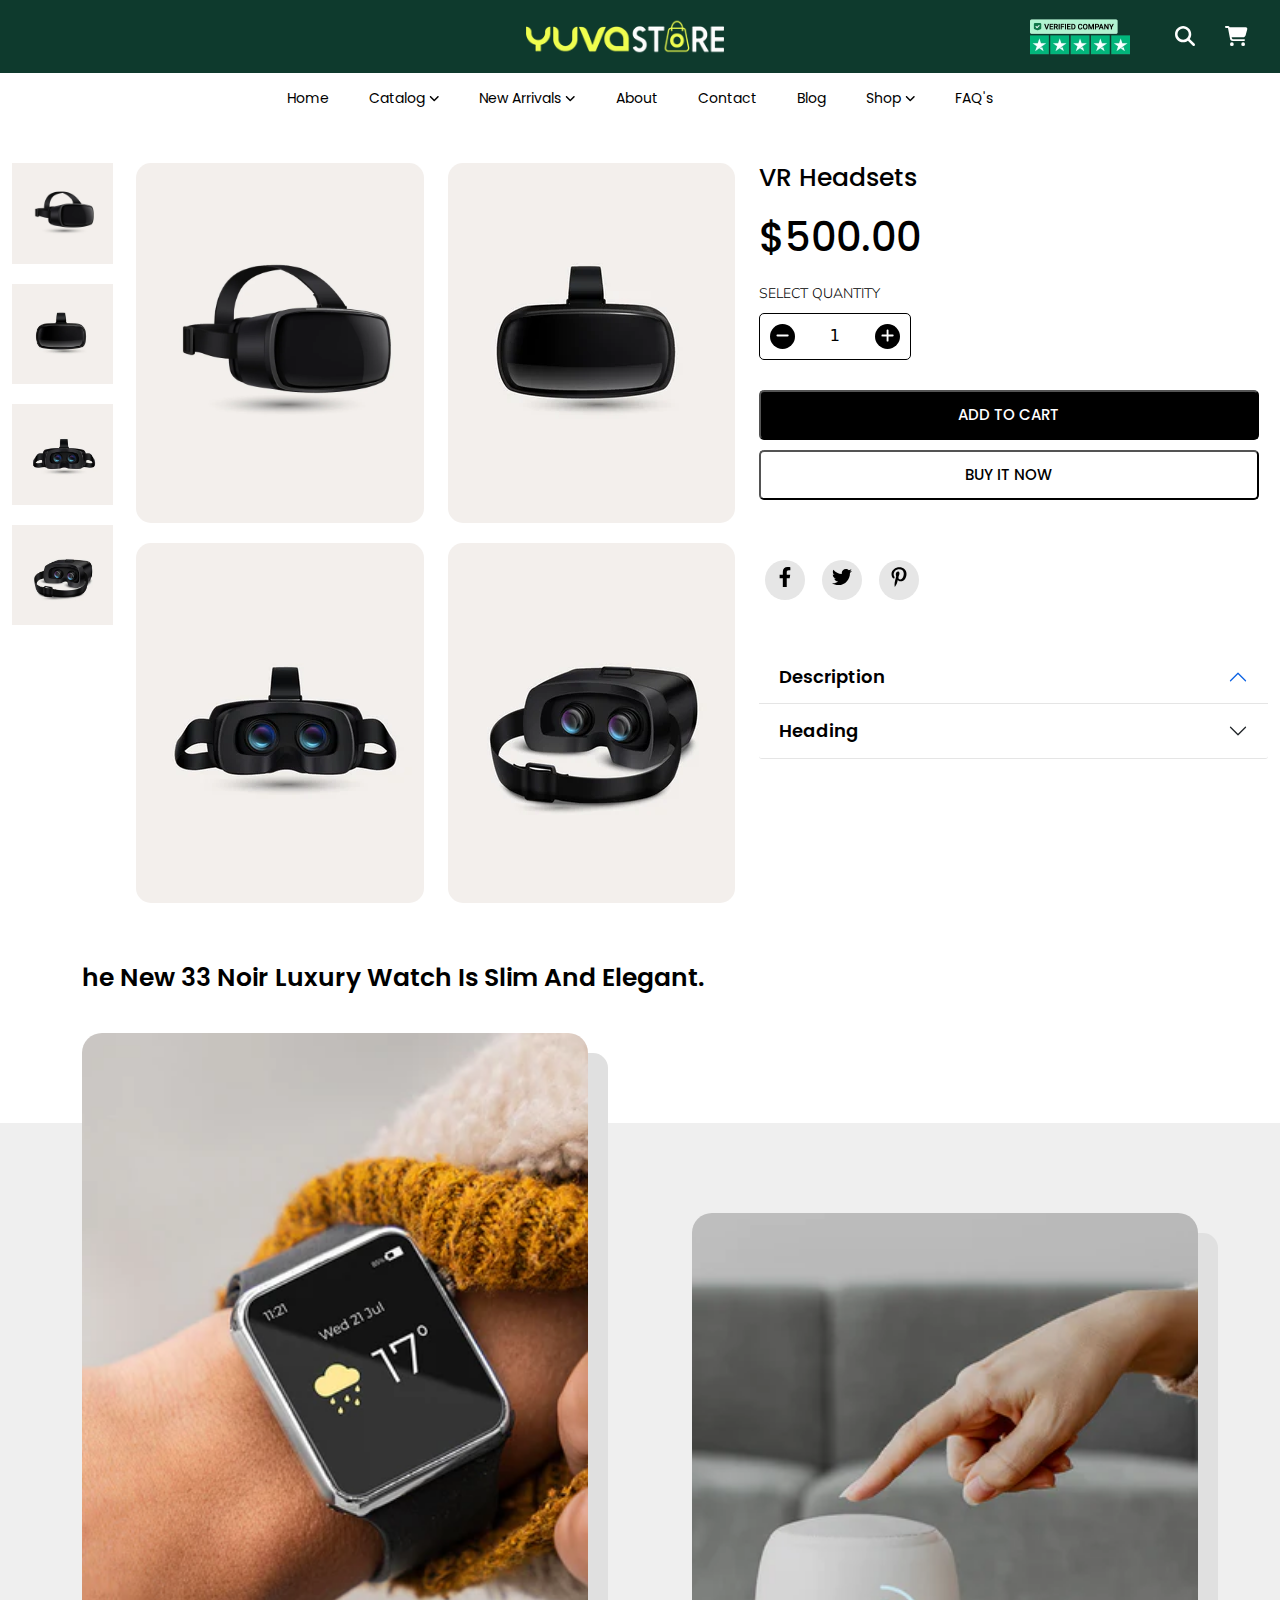
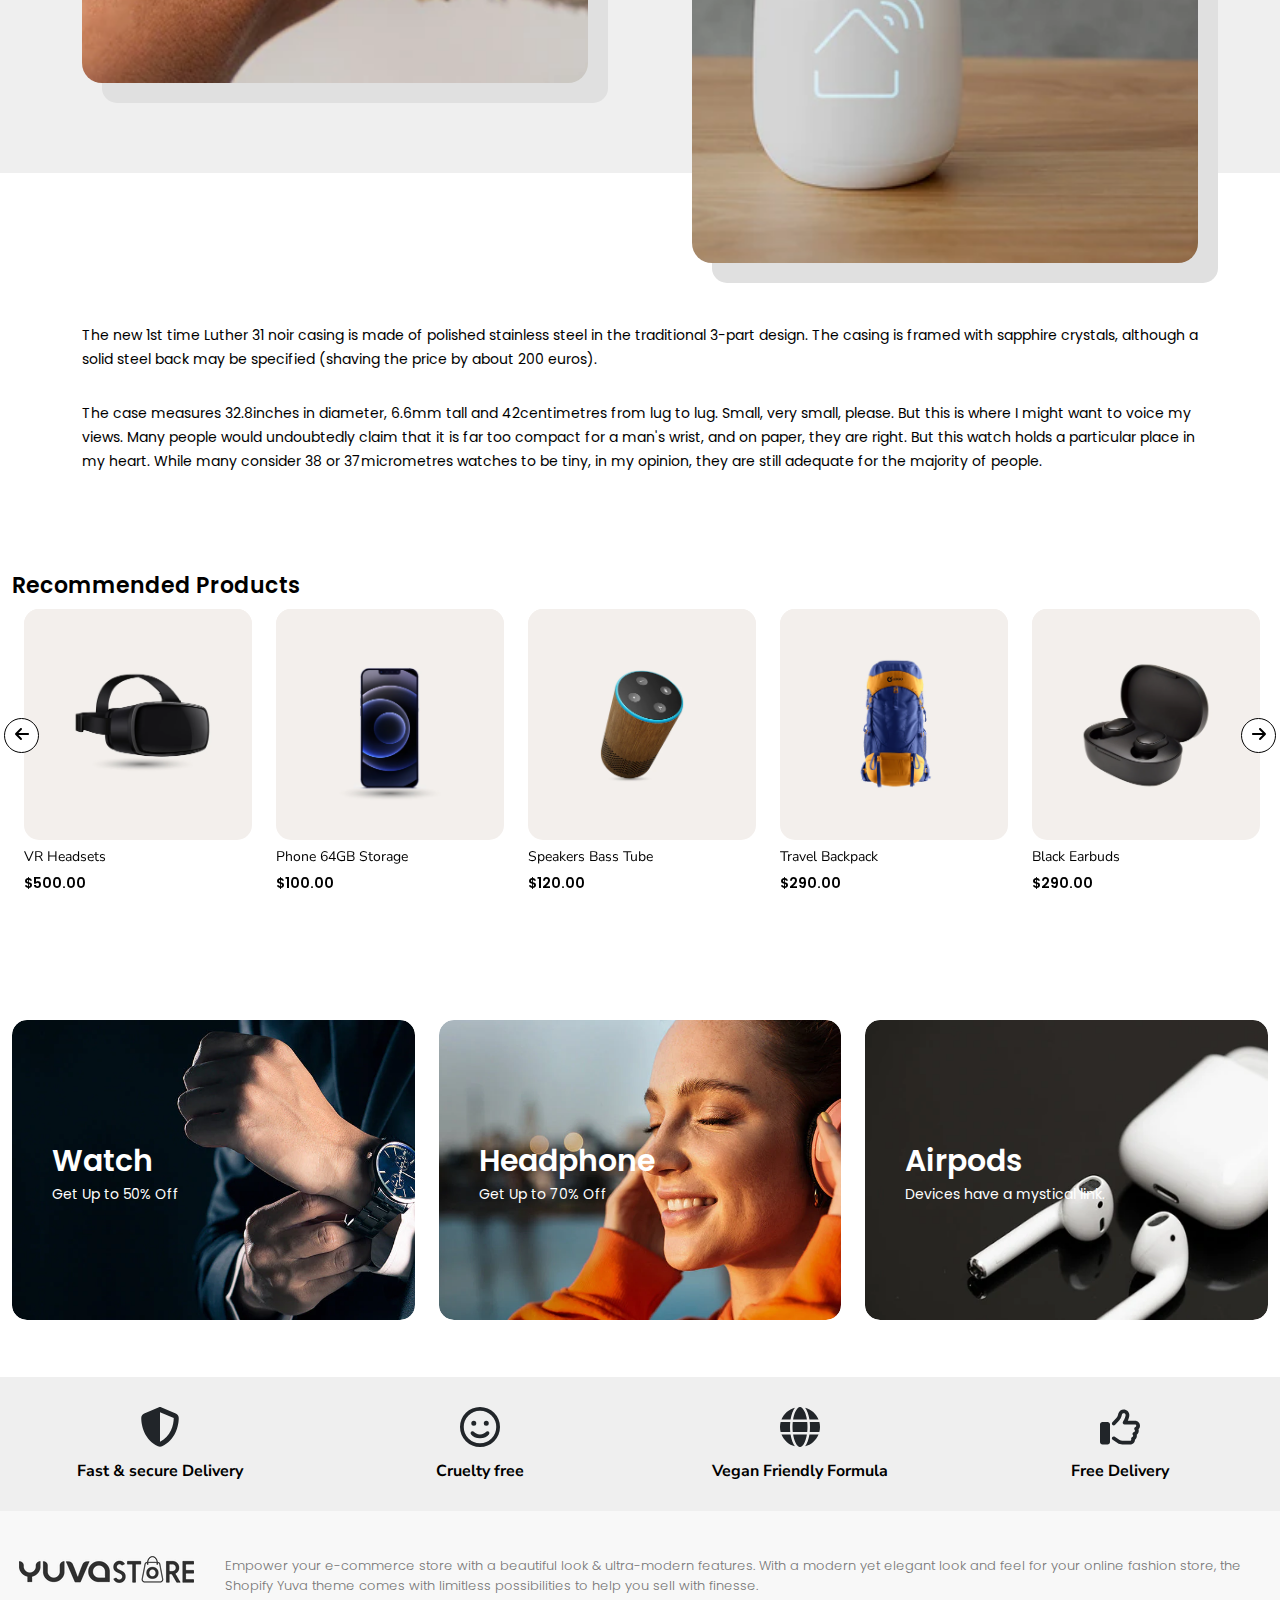
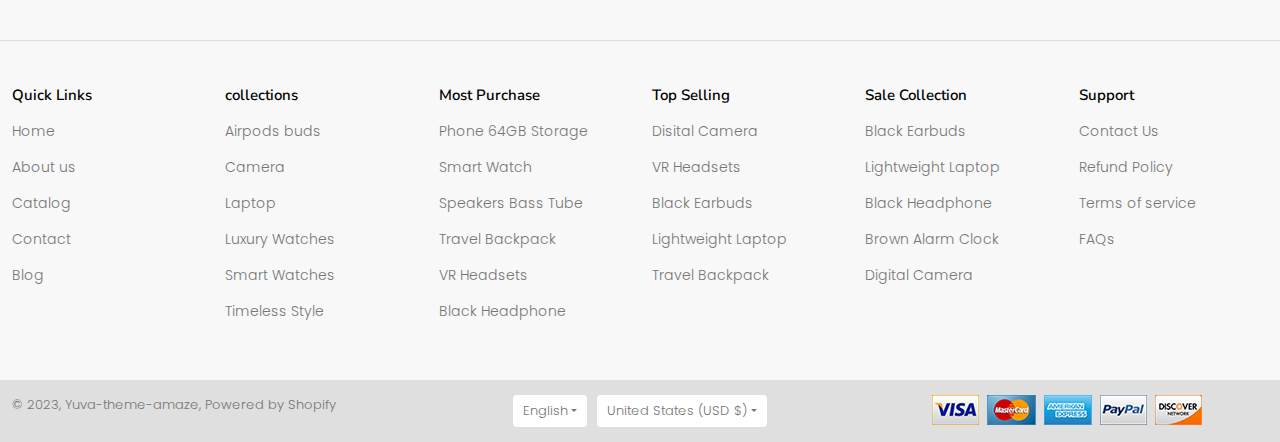
<file: Product-single.html>
<!DOCTYPE html>
<html lang="en">

<head>
    <meta charset="UTF-8">
    <meta http-equiv="X-UA-Compatible" content="IE=edge">
    <meta name="viewport" content="width=device-width, initial-scale=1.0">
    <title>VR Headsets</title>
    <link rel="stylesheet" href="./assets/css/all.min.css">
    <link rel="stylesheet" href="./assets/css/bootstrap.min.css">
    <link rel="stylesheet" href="./assets/css/splide.min.css">
    <link rel="stylesheet" href="./assets/css/slick.css">
    <link rel="stylesheet" href="./assets/css/style.css">
    <link rel="stylesheet" href="./assets/css/responsive.css">
</head>

<body>

    <!-- ============================ header area start ============================ -->
    <header id="header" class="header">
        <div class="container">
            <div class="row" style="align-items: center;">
                <div class="col-lg-7 col-8">
                    <div class="head-logo text-end">
                        <div class="responisve-nav-icon d-block d-lg-none">
                             <a data-bs-toggle="offcanvas" href="#offcanvasExample" role="button" aria-controls="offcanvasExample">
                                <i class="fa-solid fa-bars"></i>
                              </a>
                        </div>
                        <a href="#">
                            <img src="./assets/images/new_logo.avif" alt="new_logo">
                        </a>
                    </div>
                </div>
                <div class="col-lg-5 col-4">
                    <div class="header-right d-flex" style="justify-content: end; align-items: center;">
                        <div class="head-right-img text-end d-none d-lg-block">
                            <img src="./assets/images/trustpilot_1.avif" alt="trustpilot_1" width="200" height="86">
                        </div>
                        <div class="head-right-icon">
                            <a href="#" class="serch-icon" data-bs-toggle="offcanvas" data-bs-target="#offcanvasTop" aria-controls="offcanvasTop"><i class="fa-solid fa-magnifying-glass"></i></a>
                            <a href="#" data-bs-toggle="offcanvas" data-bs-target="#offcanvasRight" aria-controls="offcanvasRight"><i class="fa-solid fa-cart-shopping"></i></a>
                        </div>
                    </div>
                </div>
            </div>
        </div>
        <nav id="navbar" class="d-none d-lg-block">
            <div class="container">
                <ul class="nav-wrapper">
                    <li class="nav-item"><a href="Index.html">Home</a></li>
                    <li class="nav-item cat-megamenu-show"><a href="#">Catalog <i class="fa-solid fa-angle-down"></i></a></li>
                    <li class="nav-item arri-megamenu-show"><a href="#">New Arrivals <i class="fa-solid fa-angle-down"></i></a></li>
                    <li class="nav-item"><a href="about-us.html">About</a></li>
                    <li class="nav-item"><a href="contact.html">Contact</a></li>
                    <li class="nav-item"><a href="news.html">Blog</a></li>
                    <li class="nav-item shop-megamenu-show"><a href="#">Shop <i class="fa-solid fa-angle-down"></i></a></li>
                    <li class="nav-item"><a href="faqs.html">FAQ's</a></li>
                </ul>
            </div>
            <div class="catalog-megamenu">
                <div class="container">
                    <div class="row" style="align-items: center;">
                        <div class="col-lg-6">
                            <div class="catalog-inner-menu-item">
                                <div class="row">
                                    <div class="col-lg-6">
                                        <h6>Airpods Buds</h6>
                                        <ul>
                                            <li>
                                                <div class="row" style="align-items: center;">
                                                    <div class="col-lg-3">
                                                        <div class="catalog-menu-item-img">
                                                          <a href="Product-single.html"><img src="./assets/images/product1.webp" class="w-100 img-fluid" alt="product1"></a>
                                                        </div>
                                                    </div>
                                                    <div class="col-lg-9">
                                                        <div class="catalog-menu-item-text">
                                                            <a href="Product-single.html">VR Headsets</a>
                                                            <h5>$500.00</h5>
                                                        </div>
                                                    </div>
                                                </div>
                                            </li>
                                            <li>
                                                <div class="row" style="align-items: center;">
                                                    <div class="col-lg-3">
                                                        <div class="catalog-menu-item-img">
                                                           <a href="Product-single.html"> <img src="./assets/images/product2.webp" class="w-100 img-fluid" alt="product2"></a>
                                                        </div>
                                                    </div>
                                                    <div class="col-lg-9">
                                                        <div class="catalog-menu-item-text">
                                                            <a href="Product-single.html">Phone 64GB storage</a>
                                                            <h5>$5.56</h5>
                                                        </div>
                                                    </div>
                                                </div>
                                            </li>
                                            <li>
                                                <div class="row" style="align-items: center;">
                                                    <div class="col-lg-3">
                                                        <div class="catalog-menu-item-img">
                                                            <a href="Product-single.html"><img src="./assets/images/product3.webp" class="w-100 img-fluid" alt="product3"></a>
                                                        </div>
                                                    </div>
                                                    <div class="col-lg-9">
                                                        <div class="catalog-menu-item-text">
                                                            <a href="Product-single.html">Specker Bass Tube</a>
                                                            <h5>$1,250.00</h5>
                                                        </div>
                                                    </div>
                                                </div>
                                            </li>
                                            <li>
                                                <div class="row" style="align-items: center;">
                                                    <div class="col-lg-3">
                                                        <div class="catalog-menu-item-img">
                                                            <a href="Product-single.html"><img src="./assets/images/product6.webp" class="w-100 img-fluid" alt="product6"></a>
                                                        </div>
                                                    </div>
                                                    <div class="col-lg-9">
                                                        <div class="catalog-menu-item-text">
                                                            <a href="Product-single.html">Travel Backpack</a>
                                                            <h5>$300.00</h5>
                                                        </div>
                                                    </div>
                                                </div>
                                            </li>
                                        </ul>
                                    </div>
                                    <div class="col-lg-6">
                                        <h6>Luxury Watches</h6>
                                        <ul>
                                            <li>
                                                <div class="row" style="align-items: center;">
                                                    <div class="col-lg-3">
                                                        <div class="catalog-menu-item-img">
                                                          <a href="Product-single.html"><img src="./assets/images/product4.webp" class="w-100 img-fluid" alt="product4"></a>
                                                        </div>
                                                    </div>
                                                    <div class="col-lg-9">
                                                        <div class="catalog-menu-item-text">
                                                            <a href="Product-single.html">Black Earbuds</a>
                                                            <h5>$11.00</h5>
                                                        </div>
                                                    </div>
                                                </div>
                                            </li>
                                            <li>
                                                <div class="row" style="align-items: center;">
                                                    <div class="col-lg-3">
                                                        <div class="catalog-menu-item-img">
                                                           <a href="Product-single.html"> <img src="./assets/images/product5.webp" class="w-100 img-fluid" alt="product5"></a>
                                                        </div>
                                                    </div>
                                                    <div class="col-lg-9">
                                                        <div class="catalog-menu-item-text">
                                                            <a href="Product-single.html">Smart Watch</a>
                                                            <h5>$70.00</h5>
                                                        </div>
                                                    </div>
                                                </div>
                                            </li>
                                            <li>
                                                <div class="row" style="align-items: center;">
                                                    <div class="col-lg-3">
                                                        <div class="catalog-menu-item-img">
                                                            <a href="Product-single.html"><img src="./assets/images/product3.webp" class="w-100 img-fluid" alt="product3"></a>
                                                        </div>
                                                    </div>
                                                    <div class="col-lg-9">
                                                        <div class="catalog-menu-item-text">
                                                            <a href="Product-single.html">Specker Bass Tube</a>
                                                            <h5>$1,250.00</h5>
                                                        </div>
                                                    </div>
                                                </div>
                                            </li>
                                            <li>
                                                <div class="row" style="align-items: center;">
                                                    <div class="col-lg-3">
                                                        <div class="catalog-menu-item-img">
                                                            <a href="Product-single.html"><img src="./assets/images/product7.webp" class="w-100 img-fluid" alt="product7"></a>
                                                        </div>
                                                    </div>
                                                    <div class="col-lg-9">
                                                        <div class="catalog-menu-item-text">
                                                            <a href="Product-single.html">Lightweight Laptop</a>
                                                            <h5>$200.00</h5>
                                                        </div>
                                                    </div>
                                                </div>
                                            </li>
                                        </ul>
                                    </div>
                                </div>
                            </div>
                        </div>
                        <div class="col-lg-6">
                            <div class="row">
                                <div class="col-lg-6">
                                    <div class="catalog-megamenu-right-img">
                                        <a href="#"><img src="./assets/images/col_6.webp" class="w-100 img-fluid" alt="col_6"></a>
                                    </div>
                                </div>
                                <div class="col-lg-6">
                                    <div class="catalog-megamenu-right-img">
                                        <a href="#"><img src="./assets/images/col_2.webp" class="w-100 img-fluid" alt="col_2"></a>
                                    </div>
                                </div>
                        </div>
                    </div>
                </div>
            </div>
            </div>
            <div class="arrival-megamenu">
                <div class="container">
                    <div class="row">
                        <div class="col-lg-2">
                            <div class="arrivals-megamenu-item">
                                <div class="arri-meg-item-img">
                                    <a href="Product-single.html"><img src="./assets/images/product4.webp" class="w-100 img-fluid" alt="product4"></a>
                                </div>
                                <div class="arri-meg-item-text">
                                  <a href="Product-single.html">Black Earbuds</a>
                                  <p>$11.00</p>
                                </div>
                            </div>
                        </div>
                        <div class="col-lg-2">
                            <div class="arrivals-megamenu-item">
                                <div class="arri-meg-item-img">
                                    <a href="Product-single.html"><img src="./assets/images/product8.webp" class="w-100 img-fluid" alt="product8"></a>
                                </div>
                                <div class="arri-meg-item-text">
                                  <a href="Product-single.html">Brown alarm clock</a>
                                  <p>$59.99</p>
                                </div>
                            </div>
                        </div>
                        <div class="col-lg-2">
                            <div class="arrivals-megamenu-item">
                                <div class="arri-meg-item-img">
                                    <a href="Product-single.html"><img src="./assets/images/product9.webp" class="w-100 img-fluid" alt="product9"></a>
                                </div>
                                <div class="arri-meg-item-text">
                                  <a href="Product-single.html">disital camera</a>
                                  <p>$125.00</p>
                                </div>
                            </div>
                        </div>
                        <div class="col-lg-2">
                            <div class="arrivals-megamenu-item">
                                <div class="arri-meg-item-img">
                                    <a href="Product-single.html"><img src="./assets/images/product1.webp" class="w-100 img-fluid" alt="product1"></a>
                                </div>
                                <div class="arri-meg-item-text">
                                  <a href="Product-single.html">VR Headsets</a>
                                  <p>$500.00</p>
                                </div>
                            </div>
                        </div>
                        <div class="col-lg-2">
                            <div class="arrivals-megamenu-item">
                                <div class="arri-meg-item-img">
                                    <a href="Product-single.html"><img src="./assets/images/product5.webp" class="w-100 img-fluid" alt="product5"></a>
                                </div>
                                <div class="arri-meg-item-text">
                                  <a href="Product-single.html">smart wtach</a>
                                  <p>$70.00</p>
                                </div>
                            </div>
                        </div>
                        <div class="col-lg-2">
                            <div class="arrivals-megamenu-item">
                                <div class="arri-meg-item-img">
                                    <a href="Product-single.html"><img src="./assets/images/product10.webp" class="w-100 img-fluid" alt="product10"></a>
                                </div>
                                <div class="arri-meg-item-text">
                                  <a href="Product-single.html">Black headphone</a>
                                  <p>$200.00</p>
                                </div>
                            </div>
                        </div>
                    </div>
                </div>
            </div>
            <div class="shop-megamenu">
                <div class="container">
                    <div class="row">
                        <div class="col-lg-3">
                            <div class="shop-megamenu-item">
                                <ul>
                                    <li class="list-head"><a href="product.html">Airods buds</a></li>
                                    <li><a href="Product-single.html">VR Headsets</a></li>
                                    <li><a href="Product-single.html">Phone 64GB storage</a></li>
                                    <li><a href="Product-single.html">Speakers Bass Tube</a></li>
                                    <li><a href="Product-single.html">Travel Backpack</a></li>
                                    <li><a href="Product-single.html">Black Earbuds</a></li>
                                    <li><a href="Product-single.html">Brown Alarm Clock</a></li>
                                    <li><a href="Product-single.html">Smart Watch</a></li>
                                    <li class="list-head"><a href="product.html">Mobile</a></li>
                                    <li><a href="Product-single.html">VR Headsets</a></li>
                                    <li><a href="Product-single.html">Speakers Bass Tube</a></li>
                                    <li><a href="Product-single.html">Travel Backpack</a></li>
                                    <li><a href="Product-single.html">Black Earbuds</a></li>
                                    <li><a href="Product-single.html">Brown Alarm Clock</a></li>
                                    <li><a href="Product-single.html">Smart Watch</a></li>
                                    <li><a href="Product-single.html">Black Headphone</a></li>
                                </ul>
                            </div>
                        </div>
                        <div class="col-lg-3">
                            <div class="shop-megamenu-item">
                                <ul class="other-color">
                                    <li class="list-head"><a href="product.html">Camera</a></li>
                                    <li><a href="Product-single.html">VR Headsets</a></li>
                                    <li><a href="Product-single.html">Phone 64GB storage</a></li>
                                    <li><a href="Product-single.html">Speakers Bass Tube</a></li>
                                    <li><a href="Product-single.html">Travel Backpack</a></li>
                                    <li><a href="Product-single.html">Black Earbuds</a></li>
                                    <li><a href="Product-single.html">Brown Alarm Clock</a></li>
                                    <li><a href="Product-single.html">Smart Watch</a></li>
                                    <li class="list-head"><a href="product.html">Smart Watches</a></li>
                                    <li><a href="Product-single.html">VR Headsets</a></li>
                                    <li><a href="Product-single.html">Speakers Bass Tube</a></li>
                                    <li><a href="Product-single.html">Travel Backpack</a></li>
                                    <li><a href="Product-single.html">Black Earbuds</a></li>
                                    <li><a href="Product-single.html">Brown Alarm Clock</a></li>
                                    <li><a href="Product-single.html">Smart Watch</a></li>
                                    <li><a href="Product-single.html">Black Headphone</a></li>
                                </ul>
                            </div>
                        </div>
                        <div class="col-lg-3">
                            <div class="shop-megamenu-item">
                                <ul>
                                    <li class="list-head"><a href="product.html">Laptop</a></li>
                                    <li><a href="Product-single.html">VR Headsets</a></li>
                                    <li><a href="Product-single.html">Phone 64GB storage</a></li>
                                    <li><a href="Product-single.html">Speakers Bass Tube</a></li>
                                    <li><a href="Product-single.html">Travel Backpack</a></li>
                                    <li><a href="Product-single.html">Black Earbuds</a></li>
                                    <li><a href="Product-single.html">Brown Alarm Clock</a></li>
                                    <li><a href="Product-single.html">Smart Watch</a></li>
                                    <li class="list-head"><a href="product.html">Speaker</a></li>
                                    <li><a href="Product-single.html">VR Headsets</a></li>
                                    <li><a href="Product-single.html">Speakers Bass Tube</a></li>
                                    <li><a href="Product-single.html">Travel Backpack</a></li>
                                    <li><a href="Product-single.html">Black Earbuds</a></li>
                                    <li><a href="Product-single.html">Brown Alarm Clock</a></li>
                                    <li><a href="Product-single.html">Smart Watch</a></li>
                                    <li><a href="Product-single.html">Black Headphone</a></li>
                                </ul>
                            </div>
                        </div>
                        <div class="col-lg-3">
                            <div class="shop-megamenu-item">
                                <ul class="other-color">
                                    <li class="list-head"><a href="product.html">Luxury Watches</a></li>
                                    <li><a href="Product-single.html">VR Headsets</a></li>
                                    <li><a href="Product-single.html">Phone 64GB storage</a></li>
                                    <li><a href="Product-single.html">Speakers Bass Tube</a></li>
                                    <li><a href="Product-single.html">Travel Backpack</a></li>
                                    <li><a href="Product-single.html">Black Earbuds</a></li>
                                    <li><a href="Product-single.html">Brown Alarm Clock</a></li>
                                    <li><a href="Product-single.html">Smart Watch</a></li>
                                    <li class="list-head"><a href="product.html">Timeless Style</a></li>
                                    <li><a href="Product-single.html">VR Headsets</a></li>
                                    <li><a href="Product-single.html">Speakers Bass Tube</a></li>
                                    <li><a href="Product-single.html">Travel Backpack</a></li>
                                    <li><a href="Product-single.html">Black Earbuds</a></li>
                                    <li><a href="Product-single.html">Brown Alarm Clock</a></li>
                                    <li><a href="Product-single.html">Smart Watch</a></li>
                                    <li><a href="Product-single.html">Black Headphone</a></li>
                                </ul>
                            </div>
                        </div>
                    </div>
                </div>
            </div>
        </nav>
    </header>
    <div class="search-bar">
        <div class="offcanvas offcanvas-top" tabindex="-1" id="offcanvasTop" aria-labelledby="offcanvasTopLabel">
            <div class="offcanvas-header">
              <button type="button" class="btn-close text-reset" data-bs-dismiss="offcanvas" aria-label="Close"></button>
            </div>
            <div class="offcanvas-body">
              <div class="container">
                <div class="serch-input">
                    <input type="text" placeholder="Search">
                    <i class="fa-solid fa-magnifying-glass"></i>
                </div>
              </div>
            </div>
          </div>
    </div>
    <div class="your-cart">
    <div class="offcanvas offcanvas-end" tabindex="-1" id="offcanvasRight" aria-labelledby="offcanvasRightLabel">
        <div class="offcanvas-header">
        <h5 id="offcanvasRightLabel">Your cart</h5>
        <button type="button" class="btn-close text-reset" data-bs-dismiss="offcanvas" aria-label="Close"></button>
        </div>
        <div class="offcanvas-body">
            <div class="your-cart-item">
                <div class="row">
                    <div class="col-lg-3">
                        <div class="your-cart-item-img">
                            <img src="./assets/images/cart-img1.webp" class="w-100 img-fluid" alt="cart-img1">
                        </div>
                    </div>
                    <div class="col-lg-9">
                        <div class="your-cart-item-ditails">
                            <h5>Speakers Bass Tube</h5>
                            <div class="your-cart-item-quantity d-flex" style="align-items: center;">
                                <div class="cart-quantity">
                                    <button><i class="fa-solid fa-minus"></i></button>
                                    <input type="text" value="1">
                                    <button><i class="fa-solid fa-plus"></i></button>
                                </div>
                                <div class="your-cart-item-price">
                                    <h5>$1,250.00</h5>
                                </div>
                            </div>
                            <div class="cart-close">
                                <i class="fa-solid fa-xmark"></i>
                            </div>
                        </div>
                    </div>
                </div>
                <div class="your-cart-content">
                    <div class="order-note">
                        <h6 class="textarea-slide">Leave A Note With Order</h6>
                        <textarea class="note-textarea"></textarea>
                    </div>
                    <div class="total-cart-price">
                        <h6>Total</h6>
                        <h5>$1,250.00</h5>
                    </div>
                    <p>Texes and shipping calculated at checkout</p>
                    <button>checkout</button>
                    <a href="#">view cart</a>
                </div>
            </div>
        </div>
    </div>
    </div>

    <!-- ---------------------- responsive navbar area start ------------------- -->
    <div class="responsive-navbar d-block d-lg-none">
        <div class="offcanvas offcanvas-start" tabindex="-1" id="offcanvasExample" aria-labelledby="offcanvasExampleLabel">
            <div class="container">
                <div class="offcanvas-header">
                    <button type="button" data-bs-dismiss="offcanvas" aria-label="Close">
                      <i class="fa-solid fa-xmark"></i>
                    </button>
                  </div>
                  <div class="offcanvas-body">
                    <ul class="res-nav-wrapper">
                        <li class="res-nav-item"><a href="Index.html">Home</a></li>
                        <li class="res-nav-item"><a class="res-cat-menu" href="#">Catalog <i class="fa-solid fa-plus"></i></a>
                            <ul class="res-Aipods-menu-wrapper">
                                <li> <a class="res-cat-menu-inner" href="#">Aipods buds <i class="fa-solid fa-plus"></i></a> 
                                    <ul class="res-cat-Aipods-inner-menu">
                                        <li>
                                            <div class="row" style="align-items: center;">
                                                <div class="col-4">
                                                    <div class="res-cat-menu-item-img">
                                                      <a href="Product-single.html"><img src="./assets/images/product1.webp" class="w-100 img-fluid" alt="product1"></a>
                                                    </div>
                                                </div>
                                                <div class="col-8">
                                                    <div class="res-cat-menu-item-text">
                                                        <a href="Product-single.html">VR Headsets</a>
                                                        <h5>$500.00</h5>
                                                    </div>
                                                </div>
                                            </div>
                                        </li>
                                        <li>
                                            <div class="row" style="align-items: center;">
                                                <div class="col-4">
                                                    <div class="res-cat-menu-item-img">
                                                       <a href="Product-single.html"> <img src="./assets/images/product2.webp" class="w-100 img-fluid" alt="product2"></a>
                                                    </div>
                                                </div>
                                                <div class="col-8">
                                                    <div class="res-cat-menu-item-text">
                                                        <a href="Product-single.html">Phone 64GB storage</a>
                                                        <h5>$5.56</h5>
                                                    </div>
                                                </div>
                                            </div>
                                        </li>
                                        <li>
                                            <div class="row" style="align-items: center;">
                                                <div class="col-4">
                                                    <div class="res-cat-menu-item-img">
                                                        <a href="Product-single.html"><img src="./assets/images/product3.webp" class="w-100 img-fluid" alt="product3"></a>
                                                    </div>
                                                </div>
                                                <div class="col-8">
                                                    <div class="res-cat-menu-item-text">
                                                        <a href="Product-single.html">Specker Bass Tube</a>
                                                        <h5>$1,250.00</h5>
                                                    </div>
                                                </div>
                                            </div>
                                        </li>
                                        <li>
                                            <div class="row" style="align-items: center;">
                                                <div class="col-4">
                                                    <div class="res-cat-menu-item-img">
                                                        <a href="Product-single.html"><img src="./assets/images/product6.webp" class="w-100 img-fluid" alt="product6"></a>
                                                    </div>
                                                </div>
                                                <div class="col-8">
                                                    <div class="res-cat-menu-item-text">
                                                        <a href="Product-single.html">Travel Backpack</a>
                                                        <h5>$300.00</h5>
                                                    </div>
                                                </div>
                                            </div>
                                        </li>
                                    </ul>
                                </li> 
                                <li> <a class="res-Watch-menu-inner" href="#">Luxury Watch  <i class="fa-solid fa-plus"></i></a>
                                <ul class="res-cat-Watch-inner-menu">
                                    <li>
                                        <div class="row" style="align-items: center;">
                                            <div class="col-4">
                                                <div class="res-cat-menu-item-img">
                                                  <a href="Product-single.html"><img src="./assets/images/product4.webp" class="w-100 img-fluid" alt="product4"></a>
                                                </div>
                                            </div>
                                            <div class="col-8">
                                                <div class="res-cat-menu-item-text">
                                                    <a href="Product-single.html">Black Earbuds</a>
                                                    <h5>$11.00</h5>
                                                </div>
                                            </div>
                                        </div>
                                    </li>
                                    <li>
                                        <div class="row" style="align-items: center;">
                                            <div class="col-4">
                                                <div class="res-cat-menu-item-img">
                                                   <a href="Product-single.html"> <img src="./assets/images/product5.webp" class="w-100 img-fluid" alt="product5"></a>
                                                </div>
                                            </div>
                                            <div class="col-8">
                                                <div class="res-cat-menu-item-text">
                                                    <a href="Product-single.html">Smart Watch</a>
                                                    <h5>$70.00</h5>
                                                </div>
                                            </div>
                                        </div>
                                    </li>
                                    <li>
                                        <div class="row" style="align-items: center;">
                                            <div class="col-4">
                                                <div class="res-cat-menu-item-img">
                                                    <a href="Product-single.html"><img src="./assets/images/product3.webp" class="w-100 img-fluid" alt="product3"></a>
                                                </div>
                                            </div>
                                            <div class="col-8">
                                                <div class="res-cat-menu-item-text">
                                                    <a href="Product-single.html">Specker Bass Tube</a>
                                                    <h5>$1,250.00</h5>
                                                </div>
                                            </div>
                                        </div>
                                    </li>
                                    <li>
                                        <div class="row" style="align-items: center;">
                                            <div class="col-4">
                                                <div class="res-cat-menu-item-img">
                                                    <a href="Product-single.html"><img src="./assets/images/product7.webp" class="w-100 img-fluid" alt="product7"></a>
                                                </div>
                                            </div>
                                            <div class="col-8">
                                                <div class="res-cat-menu-item-text">
                                                    <a href="Product-single.html">Lightweight Laptop</a>
                                                    <h5>$200.00</h5>
                                                </div>
                                            </div>
                                        </div>
                                    </li>
                                </ul>
                                </li>
                                <li> <a href="#"> <img src="./assets/images/col_6.webp" class="w-100 img-fluid" alt="col_6"></a> </li>
                                <li> <a href="#"> <img src="./assets/images/col_2.webp" class="w-100 img-fluid" alt="col_2"></a> </li>
                            </ul>
                        </li>
                        <li class="res-nav-item"><a class="res-arrivals-menu" href="#">New Arrivals <i class="fa-solid fa-plus"></i></a>
                           <div class="arrivals-dropdown">
                            <div class="row">
                                <div class="col-12">
                                    <div class="arrivals-megamenu-item">
                                        <div class="arri-meg-item-img">
                                            <a href="Product-single.html"><img src="./assets/images/product4.webp" class="w-100 img-fluid" alt="product4"></a>
                                        </div>
                                        <div class="arri-meg-item-text">
                                          <a href="Product-single.html">Black Earbuds</a>
                                          <p>$11.00</p>
                                        </div>
                                    </div>
                                </div>
                                <div class="col-12">
                                    <div class="arrivals-megamenu-item">
                                        <div class="arri-meg-item-img">
                                            <a href="Product-single.html"><img src="./assets/images/product8.webp" class="w-100 img-fluid" alt="product8"></a>
                                        </div>
                                        <div class="arri-meg-item-text">
                                          <a href="Product-single.html">Brown alarm clock</a>
                                          <p>$59.99</p>
                                        </div>
                                    </div>
                                </div>
                                <div class="col-12">
                                    <div class="arrivals-megamenu-item">
                                        <div class="arri-meg-item-img">
                                            <a href="Product-single.html"><img src="./assets/images/product9.webp" class="w-100 img-fluid" alt="product9"></a>
                                        </div>
                                        <div class="arri-meg-item-text">
                                          <a href="Product-single.html">disital camera</a>
                                          <p>$125.00</p>
                                        </div>
                                    </div>
                                </div>
                                <div class="col-12">
                                    <div class="arrivals-megamenu-item">
                                        <div class="arri-meg-item-img">
                                            <a href="Product-single.html"><img src="./assets/images/product1.webp" class="w-100 img-fluid" alt="product1"></a>
                                        </div>
                                        <div class="arri-meg-item-text">
                                          <a href="Product-single.html">VR Headsets</a>
                                          <p>$500.00</p>
                                        </div>
                                    </div>
                                </div>
                                <div class="col-12">
                                    <div class="arrivals-megamenu-item">
                                        <div class="arri-meg-item-img">
                                            <a href="Product-single.html"><img src="./assets/images/product5.webp" class="w-100 img-fluid" alt="product5"></a>
                                        </div>
                                        <div class="arri-meg-item-text">
                                          <a href="Product-single.html">smart wtach</a>
                                          <p>$70.00</p>
                                        </div>
                                    </div>
                                </div>
                                <div class="col-12">
                                    <div class="arrivals-megamenu-item">
                                        <div class="arri-meg-item-img">
                                            <a href="Product-single.html"><img src="./assets/images/product10.webp" class="w-100 img-fluid" alt="product10"></a>
                                        </div>
                                        <div class="arri-meg-item-text">
                                          <a href="Product-single.html">Black headphone</a>
                                          <p>$200.00</p>
                                        </div>
                                    </div>
                                </div>
                            </div>
                           </div>
                        </li>
                        <li class="res-nav-item"><a href="about-us.html">About</a></li>
                        <li class="res-nav-item"><a href="contact.html">Contact</a></li>
                        <li class="res-nav-item"><a href="news.html">Blog</a></li>
                        <li class="res-nav-item"><a class="res-shop-menu" href="#">Shop <i class="fa-solid fa-plus"></i></a>
                        <ul class="shop-dropdown">
                            <li><a class="airpods-dropdown-show" href="#">Airpods buds <i class="fa-solid fa-plus"></i></a>
                                <ul class="aripods-dropdown">
                                    <li><a href="Product-single.html">VR Headsets</a></li>
                                    <li><a href="Product-single.html">Phone 64GB storage</a></li>
                                    <li><a href="Product-single.html">Speakers Bass Tube</a></li>
                                    <li><a href="Product-single.html">Travel Backpack</a></li>
                                    <li><a href="Product-single.html">Black Earbuds</a></li>
                                    <li><a href="Product-single.html">Brown Alarm Clock</a></li>
                                    <li><a href="Product-single.html">Smart Watch</a></li>
                                </ul>
                            </li>
                            <li><a class="camera-dropdown-show" href="#">Camera <i class="fa-solid fa-plus"></i></a>
                               <ul class="camera-dropdown">
                                <li><a href="Product-single.html">VR Headsets</a></li>
                                <li><a href="Product-single.html">Phone 64GB storage</a></li>
                                <li><a href="Product-single.html">Speakers Bass Tube</a></li>
                                <li><a href="Product-single.html">Travel Backpack</a></li>
                                <li><a href="Product-single.html">Black Earbuds</a></li>
                                <li><a href="Product-single.html">Brown Alarm Clock</a></li>
                                <li><a href="Product-single.html">Smart Watch</a></li>
                               </ul>
                            </li>
                            <li><a class="laptop-dropdown-show" href="#">Laptop <i class="fa-solid fa-plus"></i></a>
                                <ul class="laptop-dropdown">
                                    <li><a href="Product-single.html">VR Headsets</a></li>
                                    <li><a href="Product-single.html">Phone 64GB storage</a></li>
                                    <li><a href="Product-single.html">Speakers Bass Tube</a></li>
                                    <li><a href="Product-single.html">Travel Backpack</a></li>
                                    <li><a href="Product-single.html">Black Earbuds</a></li>
                                    <li><a href="Product-single.html">Brown Alarm Clock</a></li>
                                    <li><a href="Product-single.html">Smart Watch</a></li> 
                                </ul>
                            </li>
                            <li><a class="luxury-dropdown-show" href="#">Luxury Watch <i class="fa-solid fa-plus"></i></a>
                                <ul class="luxury-dropdown">
                                    <li><a href="Product-single.html">VR Headsets</a></li>
                                    <li><a href="Product-single.html">Phone 64GB storage</a></li>
                                    <li><a href="Product-single.html">Speakers Bass Tube</a></li>
                                    <li><a href="Product-single.html">Travel Backpack</a></li>
                                    <li><a href="Product-single.html">Black Earbuds</a></li>
                                    <li><a href="Product-single.html">Brown Alarm Clock</a></li>
                                    <li><a href="Product-single.html">Smart Watch</a></li>
                                </ul>
                            </li>
                            <li><a class="mobile-dropdown-show" href="#">Mobile <i class="fa-solid fa-plus"></i></a> 
                                <ul class="mobile-dropdown">
                                    <li><a href="Product-single.html">VR Headsets</a></li>
                                    <li><a href="Product-single.html">Speakers Bass Tube</a></li>
                                    <li><a href="Product-single.html">Travel Backpack</a></li>
                                    <li><a href="Product-single.html">Black Earbuds</a></li>
                                    <li><a href="Product-single.html">Brown Alarm Clock</a></li>
                                    <li><a href="Product-single.html">Smart Watch</a></li>
                                    <li><a href="Product-single.html">Black Headphone</a></li>
                                </ul>
                            </li>
                            <li><a class="watches-dropdown-show" href="#">Smart Watches <i class="fa-solid fa-plus"></i></a>
                                <ul class="watches-dropdown">
                                    <li><a href="Product-single.html">VR Headsets</a></li>
                                    <li><a href="Product-single.html">Speakers Bass Tube</a></li>
                                    <li><a href="Product-single.html">Travel Backpack</a></li>
                                    <li><a href="Product-single.html">Black Earbuds</a></li>
                                    <li><a href="Product-single.html">Brown Alarm Clock</a></li>
                                    <li><a href="Product-single.html">Smart Watch</a></li>
                                    <li><a href="Product-single.html">Black Headphone</a></li>
                                </ul>
                            </li>
                            <li><a class="speaker-dropdown-show" href="#">Speaker  <i class="fa-solid fa-plus"></i></a>
                                <ul class="speaker-dropdown">
                                    <li><a href="Product-single.html">VR Headsets</a></li>
                                    <li><a href="Product-single.html">Speakers Bass Tube</a></li>
                                    <li><a href="Product-single.html">Travel Backpack</a></li>
                                    <li><a href="Product-single.html">Black Earbuds</a></li>
                                    <li><a href="Product-single.html">Brown Alarm Clock</a></li>
                                    <li><a href="Product-single.html">Smart Watch</a></li>
                                    <li><a href="Product-single.html">Black Headphone</a></li>
                                </ul>
                            </li>
                            <li><a class="timeless-dropdown-show" href="#">Timeless Style <i class="fa-solid fa-plus"></i></a>
                                <ul class="timeless-dropdown">
                                    <li><a href="Product-single.html">VR Headsets</a></li>
                                    <li><a href="Product-single.html">Speakers Bass Tube</a></li>
                                    <li><a href="Product-single.html">Travel Backpack</a></li>
                                    <li><a href="Product-single.html">Black Earbuds</a></li>
                                    <li><a href="Product-single.html">Brown Alarm Clock</a></li>
                                    <li><a href="Product-single.html">Smart Watch</a></li>
                                    <li><a href="Product-single.html">Black Headphone</a></li>
                                </ul>
                            </li>
                        </ul>
                        </li>
                        <li class="res-nav-item"><a href="faqs.html">FAQ's</a></li>
                    </ul>
                    <div class="res-navbar-social">
                        <a href="#"><i class="fa-brands fa-facebook-f"></i></a>
                        <a href="#"><i class="fa-brands fa-twitter"></i></a>
                        <a href="#"><i class="fa-brands fa-linkedin-in"></i></a>
                        <a href="#"><i class="fa-brands fa-instagram"></i></a>
                        <a href="#"><i class="fa-brands fa-pinterest-p"></i></a>
                    </div>
                    <div class="company-verify">
                        <img src="./assets/images/trustpilot_1.avif" alt="trustpilot_1">
                    </div>
                  </div>
            </div>
          </div>
          
    </div>
    <!-- ---------------------- responsive navbar area end ------------------- -->

    <!-- ============================ header area end ============================ -->


    <!-- ============================ product-single area start ============================ -->
    <section id="single-product">
        <div class="container">
            <div class="single-product-wrapper">
                <div class="row">
                    <div class="col-lg-7 col-md-7">
                        <div class="single-product-item">
                            <div class="row">
                                <div class="col-lg-2 col-md-3 col-sm-2">
                                    <div class="single-product-item-left text-end">
                                        <div class="row" style="justify-content: end;">
                                            <div class="col-lg-12 col-md-10">
                                                <div class="single-product-item-left-item">
                                                <a href="#"><img src="./assets/images/product1.webp" alt="product1"></a>
                                                </div>
                                            </div>
                                            <div class="col-lg-12 col-md-10">
                                                <div class="single-product-item-left-item">
                                                <a href="#"><img src="./assets/images/product11.webp" alt="product11"></a>
                                                </div>
                                            </div>
                                            <div class="col-lg-12 col-md-10">
                                                <div class="single-product-item-left-item">
                                                <a href="#"><img src="./assets/images/product12.webp" alt="product12"></a>
                                                </div>
                                            </div>
                                            <div class="col-lg-12 col-md-10">
                                                <div class="single-product-item-left-item">
                                                <a href="#"><img src="./assets/images/product13.webp" alt="product13"></a>
                                                </div>
                                            </div>
                                        </div>
                                    </div>
                                </div>
                                <div class="col-lg-10 col-sm-10 col-md-9">
                                    <div class="single-product-item-right">
                                        <div class="row">
                                            <div class="col-lg-6 col-6" >
                                                <div class="single-product-item-main">
                                                    <a href="#">
                                                        <img src="./assets/images/product1.webp" class="w-100 img-fluid" alt="product1">
                                                    </a>
                                                </div>
                                            </div>
                                            <div class="col-lg-6 col-6" >
                                                <div class="single-product-item-main">
                                                    <a href="#">
                                                        <img src="./assets/images/product11.webp" class="w-100 img-fluid" alt="product12">
                                                    </a>
                                                </div>
                                            </div>
                                            <div class="col-lg-6 col-6" >
                                                <div class="single-product-item-main">
                                                    <a href="#">
                                                        <img src="./assets/images/product12.webp" class="w-100 img-fluid" alt="product12">
                                                    </a>
                                                </div>
                                            </div>
                                            <div class="col-lg-6 col-6" >
                                                <div class="single-product-item-main">
                                                    <a href="#">
                                                        <img src="./assets/images/product13.webp" class="w-100 img-fluid" alt="product13">
                                                    </a>
                                                </div>
                                            </div>
                                        </div>
                                    </div>
                                </div>
                            </div>
                        </div>
                    </div>
                    <div class="col-lg-5 col-md-5">
                        <div class="single-product-item-inforamtion">
                            <div class="single-product-item-name">
                                <h4>VR Headsets</h4>
                            </div>
                            <div class="single-product-item-price">
                                <h3>$500.00</h3>
                            </div>
                            <div class="single-product-item-quantity">
                                <h6>select quantity</h6>
                                <div class="quantity">
                                    <button type="button" class="input_number_decrement">
                                        <i class="fa-solid fa-minus"></i>
                                    </button>
                                    <input class="input_number" type="text" value="1">
                                    <button type="button" class="input_number_increment">
                                        <i class="fa-solid fa-plus"></i>
                                    </button>
                                </div>
                            </div>
                            <div class="single-product-buuton">
                                <button type="button">add to cart</button>
                                <button type="button" class="buy-btn">buy it now</button>
                            </div>
                            <div class="single-product-item-social">
                                <a href="#"><i class="fa-brands fa-facebook-f"></i></a>
                                <a href="#"><i class="fa-brands fa-twitter"></i></a>
                                <a href="#"><i class="fa-brands fa-pinterest-p"></i></a>
                            </div>
                            <div class="single-product-accordion">
                                <div class="accordion" id="accordionExample">
                                    <div class="accordion-item">
                                      <h2 class="accordion-header" id="headingOne">
                                        <button class="accordion-button" type="button" data-bs-toggle="collapse" data-bs-target="#collapseOne" aria-expanded="true" aria-controls="collapseOne">
                                          Description
                                        </button>
                                      </h2>
                                      <div id="collapseOne" class="accordion-collapse collapse" aria-labelledby="headingOne" data-bs-parent="#accordionExample">
                                        <div class="accordion-body">
                                         <p>With VR you can play a game or look around a virtual environment as if you were actually there. VR has gained popularity in recent years as a result of interesting games and experiences, but it's still in the early stages with headsets arriving and disappearing quite quickly.</p>
                                        </div>
                                      </div>
                                    </div>
                                    <div class="accordion-item">
                                      <h2 class="accordion-header" id="headingTwo">
                                        <button class="accordion-button collapsed" type="button" data-bs-toggle="collapse" data-bs-target="#collapseTwo" aria-expanded="false" aria-controls="collapseTwo">
                                          Heading
                                        </button>
                                      </h2>
                                      <div id="collapseTwo" class="accordion-collapse collapse" aria-labelledby="headingTwo" data-bs-parent="#accordionExample">
                                        <div class="accordion-body">
                                          <p>This is a demonstration store. This demo product is not available for purchase. The product images have been taken from</p>
                                        </div>
                                      </div>
                                    </div>
                                  </div>
                            </div>
                            </div>
                        </div>
                    </div>
                </div>
            </div>
            <div class="elegent">
              <div class="container-sm">
                <div class="elegent-title">
                    <h4>he New 33 Noir Luxury Watch Is Slim And Elegant.</h4>
                </div>
              </div>
              <div class="elegent-row">
                <div class="container-sm">
                    <div class="elegent-row-inner">
                        <div class="row">
                            <div class="col-lg-6 col-sm-6">
                                <div class="elegent-item-left">
                                    <div class="elegent-item-left-img">
                                        <img src="./assets/images/collection4.webp" class="w-100 img-fluid" alt="collection4">
                                    </div>
                                </div>
                            </div>
                            <div class="col-lg-6 col-sm-6">
                                <div class="elegent-item-right">
                                    <div class="elegent-item-right-img">
                                        <img src="./assets/images/collection2.webp" class="w-100 img-fluid" alt="collection2">
                                    </div>
                                </div>
                            </div>
                        </div>
                    </div>
                </div>
              </div>
              <div class="container-sm">
                <div class="elegent-text">
                    <p>The new 1st time Luther 31 noir casing is made of polished stainless steel in the traditional 3-part design. The casing is framed with sapphire crystals, although a solid steel back may be specified (shaving the price by about 200 euros).
                        <span>The case measures 32.8inches in diameter, 6.6mm tall and 42centimetres from lug to lug. Small, very small, please. But this is where I might want to voice my views. Many people would undoubtedly claim that it is far too compact for a man's wrist, and on paper, they are right. But this watch holds a particular place in my heart. While many consider 38 or 37micrometres watches to be tiny, in my opinion, they are still adequate for the majority of people.</span>
                    </p>
                </div>
              </div>
            </div>
        </div>
    </section>
    <section id="recommended-product">
        <div class="container">
            <div class="reco-product-title">
                <h4>Recommended Products</h4>
            </div>
           <div class="reco-slider-wrapper">
            <div class="reco-product-slider">
                <div class="brand-item">
                    <div class="brand-item-slider-wrapper">
                            <div class="brand-item-slider bi-slider-1">
                                <div class="brand-item-slider-inner">
                                    <a href="Product-single.html"><img src="./assets/images/product11.webp" class="w-100 img-fluid" alt="product1"></a>
                                </div>
                                <div class="brand-item-slider-inner">
                                    <a href="Product-single.html"><img src="./assets/images/product1.webp" class="w-100 img-fluid" alt="product11"></a>
                                </div>
                                <div class="brand-item-slider-inner">
                                    <a href="#"><img src="./assets/images/product12.webp" class="w-100 img-fluid" alt="product12"></a>
                                </div>
                            </div>                     
                        <div class="brand-slider-item-icon">
                            <a href="#"><i class="fa-regular fa-eye"></i></a>
                            <a href="#"><i class="fa-solid fa-cart-shopping"></i></a>
                        </div>
                    </div>
                    <div class="brand-item-text">
                        <a href="Product-single.html">VR Headsets</a>
                        <h5>$500.00</h5>
                    </div>
                </div>
                <div class="brand-item brand-item-two">
                    <div class="brand-item-slider-wrapper">
                            <div class="brand-item-slider bi-slider-1">
                                <div class="brand-item-slider-inner">
                                    <a href="Product-single.html"><img src="./assets/images/product15.webp" class="w-100 img-fluid" alt="product15"></a>
                                </div>
                                <div class="brand-item-slider-inner">
                                    <a href="Product-single.html"><img src="./assets/images/product16.webp" class="w-100 img-fluid" alt="product16"></a>
                                </div>
                            </div>                     
                        <div class="brand-slider-item-icon">
                            <a href="#"><i class="fa-regular fa-eye"></i></a>
                            <a href="#"><i class="fa-solid fa-cart-shopping"></i></a>
                        </div>
                    </div>
                    <div class="brand-item-text">
                        <a href="Product-single.html">Phone 64GB Storage</a>
                        <h5>$100.00</h5>
                    </div>
                </div>
                <div class="brand-item brand-item-three">
                    <div class="brand-item-slider-wrapper">
                            <div class="brand-item-slider bi-slider-1">
                                <div class="brand-item-slider-inner">
                                    <a href="Product-single.html"><img src="./assets/images/product17.webp" class="w-100 img-fluid" alt="product17"></a>
                                </div>
                                <div class="brand-item-slider-inner">
                                    <a href="Product-single.html"><img src="./assets/images/product18.webp" class="w-100 img-fluid" alt="product18"></a>
                                </div>
                            </div>                     
                        <div class="brand-slider-item-icon">
                            <a href="#"><i class="fa-regular fa-eye"></i></a>
                            <a href="#"><i class="fa-solid fa-cart-shopping"></i></a>
                        </div>
                    </div>
                    <div class="brand-item-text">
                        <a href="Product-single.html">Speakers Bass Tube</a>
                        <h5>$120.00</h5>
                    </div>
                </div>
                <div class="brand-item brand-item-four">
                    <div class="brand-item-slider-wrapper">
                            <div class="brand-item-slider bi-slider-1">
                                <div class="brand-item-slider-inner">
                                    <a href="Product-single.html"><img src="./assets/images/product19.webp" class="w-100 img-fluid" alt="product19"></a>
                                </div>
                                <div class="brand-item-slider-inner">
                                    <a href="Product-single.html"><img src="./assets/images/product20.webp" class="w-100 img-fluid" alt="product20"></a>
                                </div>
                            </div>                     
                        <div class="brand-slider-item-icon">
                            <a href="#"><i class="fa-regular fa-eye"></i></a>
                            <a href="#"><i class="fa-solid fa-cart-shopping"></i></a>
                        </div>
                    </div>
                    <div class="brand-item-text">
                        <a href="Product-single.html">Travel Backpack</a>
                        <h5>$290.00</h5>
                    </div>
                </div>
                <div class="brand-item brand-item-five">
                    <div class="brand-item-slider-wrapper">
                            <div class="brand-item-slider bi-slider-1">
                                <div class="brand-item-slider-inner">
                                    <a href="Product-single.html"><img src="./assets/images/product22.webp" class="w-100 img-fluid" alt="product22"></a>
                                </div>
                                <div class="brand-item-slider-inner">
                                    <a href="Product-single.html"><img src="./assets/images/product23.webp" class="w-100 img-fluid" alt="product23"></a>
                                </div>
                            </div>                     
                        <div class="brand-slider-item-icon">
                            <a href="#"><i class="fa-regular fa-eye"></i></a>
                            <a href="#"><i class="fa-solid fa-cart-shopping"></i></a>
                        </div>
                    </div>
                    <div class="brand-item-text">
                        <a href="Product-single.html">Black Earbuds</a>
                        <h5>$290.00</h5>
                    </div>
                </div>
                <div class="brand-item brand-item-six">
                    <div class="brand-item-slider-wrapper">
                            <div class="brand-item-slider bi-slider-1">
                                <div class="brand-item-slider-inner">
                                    <a href="Product-single.html"><img src="./assets/images/product24.webp" class="w-100 img-fluid" alt="product24"></a>
                                </div>
                                <div class="brand-item-slider-inner">
                                    <a href="Product-single.html"><img src="./assets/images/product25.webp" class="w-100 img-fluid" alt="product25"></a>
                                </div>
                            </div>                     
                        <div class="brand-slider-item-icon">
                            <a href="#"><i class="fa-regular fa-eye"></i></a>
                            <a href="#"><i class="fa-solid fa-cart-shopping"></i></a>
                        </div>
                    </div>
                    <div class="brand-item-text">
                        <a href="Product-single.html">Browm Alarm Clock</a>
                        <h5>$89.00</h5>
                    </div>
                </div>
                <div class="brand-item brand-item-seven">
                    <div class="brand-item-slider-wrapper">
                            <div class="brand-item-slider bi-slider-1">
                                <div class="brand-item-slider-inner">
                                    <a href="Product-single.html"><img src="./assets/images/product27.webp" class="w-100 img-fluid" alt="product27"></a>
                                </div>
                                <div class="brand-item-slider-inner">
                                    <a href="Product-single.html"><img src="./assets/images/product27.webp" class="w-100 img-fluid" alt="product27"></a>
                                </div>
                            </div>                     
                        <div class="brand-slider-item-icon">
                            <a href="#"><i class="fa-regular fa-eye"></i></a>
                            <a href="#"><i class="fa-solid fa-cart-shopping"></i></a>
                        </div>
                    </div>
                    <div class="brand-item-text">
                        <a href="Product-single.html">Smart Watch</a>
                        <h5>$70.00</h5>
                    </div>
                </div>
                <div class="brand-item brand-item-eight">
                    <div class="brand-item-slider-wrapper">
                            <div class="brand-item-slider bi-slider-1">
                                <div class="brand-item-slider-inner">
                                    <a href="Product-single.html"><img src="./assets/images/product28.webp" class="w-100 img-fluid" alt="product28"></a>
                                </div>
                                <div class="brand-item-slider-inner">
                                    <a href="Product-single.html"><img src="./assets/images/product29.webp" class="w-100 img-fluid" alt="product29"></a>
                                </div>
                            </div>                     
                        <div class="brand-slider-item-icon">
                            <a href="#"><i class="fa-regular fa-eye"></i></a>
                            <a href="#"><i class="fa-solid fa-cart-shopping"></i></a>
                        </div>
                    </div>
                    <div class="brand-item-text">
                        <a href="Product-single.html">Black Headphone</a>
                        <h5>$64.00</h5>
                    </div>
                </div>
                <div class="brand-item brand-item-nine">
                    <div class="brand-item-slider-wrapper">
                            <div class="brand-item-slider bi-slider-1">
                                <div class="brand-item-slider-inner">
                                    <a href="Product-single.html"><img src="./assets/images/product30.webp" class="w-100 img-fluid" alt="product30"></a>
                                </div>
                                <div class="brand-item-slider-inner">
                                    <a href="Product-single.html"><img src="./assets/images/product31.webp" class="w-100 img-fluid" alt="product31"></a>
                                </div>
                            </div>                     
                        <div class="brand-slider-item-icon">
                            <a href="#"><i class="fa-regular fa-eye"></i></a>
                            <a href="#"><i class="fa-solid fa-cart-shopping"></i></a>
                        </div>
                    </div>
                    <div class="brand-item-text">
                        <a href="Product-single.html">Disital Camera</a>
                        <h5>$230.00</h5>
                    </div>
                </div>
                <div class="brand-item brand-item-ten">
                    <div class="brand-item-slider-wrapper">
                            <div class="brand-item-slider bi-slider-1">
                                <div class="brand-item-slider-inner">
                                    <a href="Product-single.html"><img src="./assets/images/product32.webp" class="w-100 img-fluid" alt="product32"></a>
                                </div>
                                <div class="brand-item-slider-inner">
                                    <a href="Product-single.html"><img src="./assets/images/product34.webp" class="w-100 img-fluid" alt="product34"></a>
                                </div>
                            </div>                     
                        <div class="brand-slider-item-icon">
                            <a href="#"><i class="fa-regular fa-eye"></i></a>
                            <a href="#"><i class="fa-solid fa-cart-shopping"></i></a>
                        </div>
                    </div>
                    <div class="brand-item-text">
                        <a href="Product-single.html">Lightweight Laptop</a>
                        <h5>$200.00</h5>
                    </div>
                </div>
            </div>
            <div class="reco-slider-arrow">
                <button class="reso-btn-left"><i class="fa-solid fa-arrow-left"></i></button>
                <button class="reso-btn-right"><i class="fa-solid fa-arrow-right"></i></button>
            </div>
           </div>
        </div>
    </section>
    <div class="single-product-gallery">
        <div class="container">
            <div class="row">
                <div class="col-lg-4 col-md-4">
                    <div class="single-product-gal-img">
                        <a href="#">
                            <img src="./assets/images/gal8.webp" class="w-100 img-fluid" alt="gal8">
                        </a>
                        <div class="single-product-gal-text">
                            <h4>Watch</h4>
                            <p>Get Up to 50% Off</p>
                        </div>
                    </div>
                </div>
                <div class="col-lg-4 col-md-4">
                    <div class="single-product-gal-img">
                        <a href="#">
                            <img src="./assets/images/gal7.webp" class="w-100 img-fluid" alt="gal7">
                        </a>
                        <div class="single-product-gal-text">
                            <h4>Headphone</h4>
                            <p>Get Up to 70% Off</p>
                        </div>
                    </div>
                </div>
                <div class="col-lg-4 col-md-4">
                    <div class="single-product-gal-img">
                        <a href="#">
                            <img src="./assets/images/gal9.webp" class="w-100 img-fluid" alt="gal9">
                        </a>
                        <div class="single-product-gal-text">
                            <h4>Airpods</h4>
                            <p>Devices have a mystical link.</p>
                        </div>
                    </div>
                </div>
            </div>
        </div>
    </div>
    <section id="services about-services product-page-services" style="background-color: #efefef; padding: 30px 0;">
        <div class="container">
            <div class="services-row">
                <div class="row">
                    <div class="col-lg-3 col-6 col-md-3">
                        <div class="services-item text-center">
                            <i class="fa-solid fa-shield-halved"></i>
                            <h4>Fast & secure Delivery</h4>
                        </div>
                    </div>
                    <div class="col-lg-3 col-6 col-md-3">
                        <div class="services-item text-center">
                            <i class="fa-regular fa-face-smile"></i>
                            <h4>Cruelty free</h4>
                        </div>
                    </div>
                    <div class="col-lg-3 col-6 col-md-3">
                        <div class="services-item text-center">
                            <i class="fa-solid fa-globe"></i>
                            <h4>Vegan Friendly Formula</h4>
                        </div>
                    </div>
                    <div class="col-lg-3 col-6 col-md-3">
                        <div class="services-item text-center">
                            <i class="fa-regular fa-thumbs-up"></i>
                            <h4>Free Delivery</h4>
                        </div>
                    </div>
                </div>
            </div>
        </div>
    </section>
    <!-- ============================ product-single area end ============================ -->

    <!-- ============================ footer area start ============================ -->
    <footer id="footer">
        <div class="footer-top">
            <div class="container">
                <div class="row mobile-row">
                    <div class="col-lg-3 col-xl-2 col-md-3">
                        <div class="footer-logo">
                            <a href="Index.html">
                                <img src="./assets/images/footer-logo.webp" alt="footer-logo">
                            </a>
                        </div>
                    </div>
                    <div class="col-lg-9 col-xl-10 col-md-9">
                        <div class="footer-top-text">
                            <p>Empower your e-commerce store with a beautiful look & ultra-modern features. With a modern yet elegant look and feel for your online fashion store, the Shopify Yuva theme comes with limitless possibilities to help you sell with finesse.</p>
                        </div>
                    </div>
                </div>
            </div>
        </div>
        <div class="footer-middle">
            <div class="container">
                <div class="row">
                    <div class="col-lg-2 col-6 col-sm-4 col-md-3">
                        <div class="footer-middle-item">
                            <ul>
                                <h4>Quick Links</h4>
                                <li><a href="Index.html">Home</a></li>
                                <li><a href="about-us.html">About us</a></li>
                                <li><a href="">Catalog</a></li>
                                <li><a href="contact.html">Contact</a></li>
                                <li><a href="news.html">Blog</a></li>
                            </ul>
                        </div>
                    </div>
                    <div class="col-lg-2 col-6 col-sm-4 col-md-3">
                        <div class="footer-middle-item">
                            <ul>
                                <h4>collections</h4>
                                <li><a href="product.html">Airpods buds</a></li>
                                <li><a href="product.html">Camera</a></li>
                                <li><a href="product.html">Laptop</a></li>
                                <li><a href="product.html">Luxury Watches</a></li>
                                <li><a href="product.html">Smart Watches</a></li>
                                <li><a href="product.html">Timeless Style</a></li>
                            </ul>
                        </div>
                    </div>
                    <div class="col-lg-2 col-6 col-sm-4 col-md-3">
                        <div class="footer-middle-item">
                            <ul>
                                <h4>Most Purchase</h4>
                                <li><a href="Product-single.html">Phone 64GB Storage</a></li>
                                <li><a href="Product-single.html">Smart Watch</a></li>
                                <li><a href="Product-single.html">Speakers Bass Tube</a></li>
                                <li><a href="Product-single.html">Travel Backpack</a></li>
                                <li><a href="Product-single.html">VR Headsets</a></li>
                                <li><a href="Product-single.html">Black Headphone</a></li>
                            </ul>
                        </div>
                    </div>
                    <div class="col-lg-2 col-6 col-sm-4 col-md-3">
                        <div class="footer-middle-item">
                            <ul>
                                <h4>Top Selling</h4>
                                <li><a href="Product-single.html">Disital Camera</a></li>
                                <li><a href="Product-single.html">VR Headsets</a></li>
                                <li><a href="Product-single.html">Black Earbuds</a></li>
                                <li><a href="Product-single.html">Lightweight Laptop</a></li>
                                <li><a href="Product-single.html">Travel Backpack</a></li>
                            </ul>
                        </div>
                    </div>
                    <div class="col-lg-2 col-6 col-sm-4 col-md-3">
                        <div class="footer-middle-item">
                            <ul>
                                <h4>Sale Collection</h4>
                                <li><a href="#">Black Earbuds</a></li>
                                <li><a href="#">Lightweight Laptop</a></li>
                                <li><a href="#">Black Headphone</a></li>
                                <li><a href="#">Brown Alarm Clock</a></li>
                                <li><a href="#">Digital Camera</a></li>
                            </ul>
                        </div>
                    </div>
                    <div class="col-lg-2 col-6 col-sm-4 col-md-3">
                        <div class="footer-middle-item">
                            <ul>
                                <h4>Support</h4>
                                <li><a href="contact.html">Contact Us</a></li>
                                <li><a href="refund-policy.html">Refund Policy</a></li>
                                <li><a href="terms-serivce.html">Terms of service</a></li>
                                <li><a href="faqs.html">FAQs</a></li>
                            </ul>
                        </div>
                    </div>
                </div>
            </div>
        </div>
        <div class="footer-bottom">
            <div class="container">
                <div class="row mobile-row">
                <div class="col-lg-4 col-md-4">
                    <div class="footer-bottom-left">
                        <p>&copy; 2023, Yuva-theme-amaze, Powered by Shopify</p>
                    </div>
                </div>
                <div class="col-lg-4 col-md-4">
                    <div class="footer-bottom-center text-center">
                        <div class="dropdown Language">
                            <button class="btn btn-secondary dropdown-toggle" type="button" id="dropdownMenuButton1" data-bs-toggle="dropdown" aria-expanded="false">English</button>
                            <ul class="dropdown-menu" aria-labelledby="dropdownMenuButton1">
                              <li><a class="dropdown-item" href="#">English</a></li>
                            </ul>
                          </div>
                        <div class="dropdown currency">
                            <button class="btn btn-secondary dropdown-toggle" type="button" id="dropdownMenuButton1" data-bs-toggle="dropdown" aria-expanded="false">United States (USD $)</button>
                            <ul class="dropdown-menu" aria-labelledby="dropdownMenuButton1">
                              <li><a class="dropdown-item" href="#">United States (USD $)</a></li>
                            </ul>
                          </div>
                    </div>
                </div>
                <div class="col-lg-4 col-md-4">
                    <div class="footer-bottom-right text-end">
                        <img src="./assets/images/payment.png" alt="payment">
                    </div>
                </div>
            </div>
            </div>
        </div>
    </footer>
    <!-- ============================ footer area end ============================ -->


    <script src="./assets/js/jquery-1.12.4.min.js"></script>
    <script src="./assets/js/bootstrap.bundle.min.js"></script>
    <script src="./assets/js/splide.min.js"></script>
    <script src="./assets/js/slick.min.js"></script>
    <script src="./assets/js/all.min.js"></script>
    <script src="./assets/js/script.js"></script>

</body>

</html>
</file>
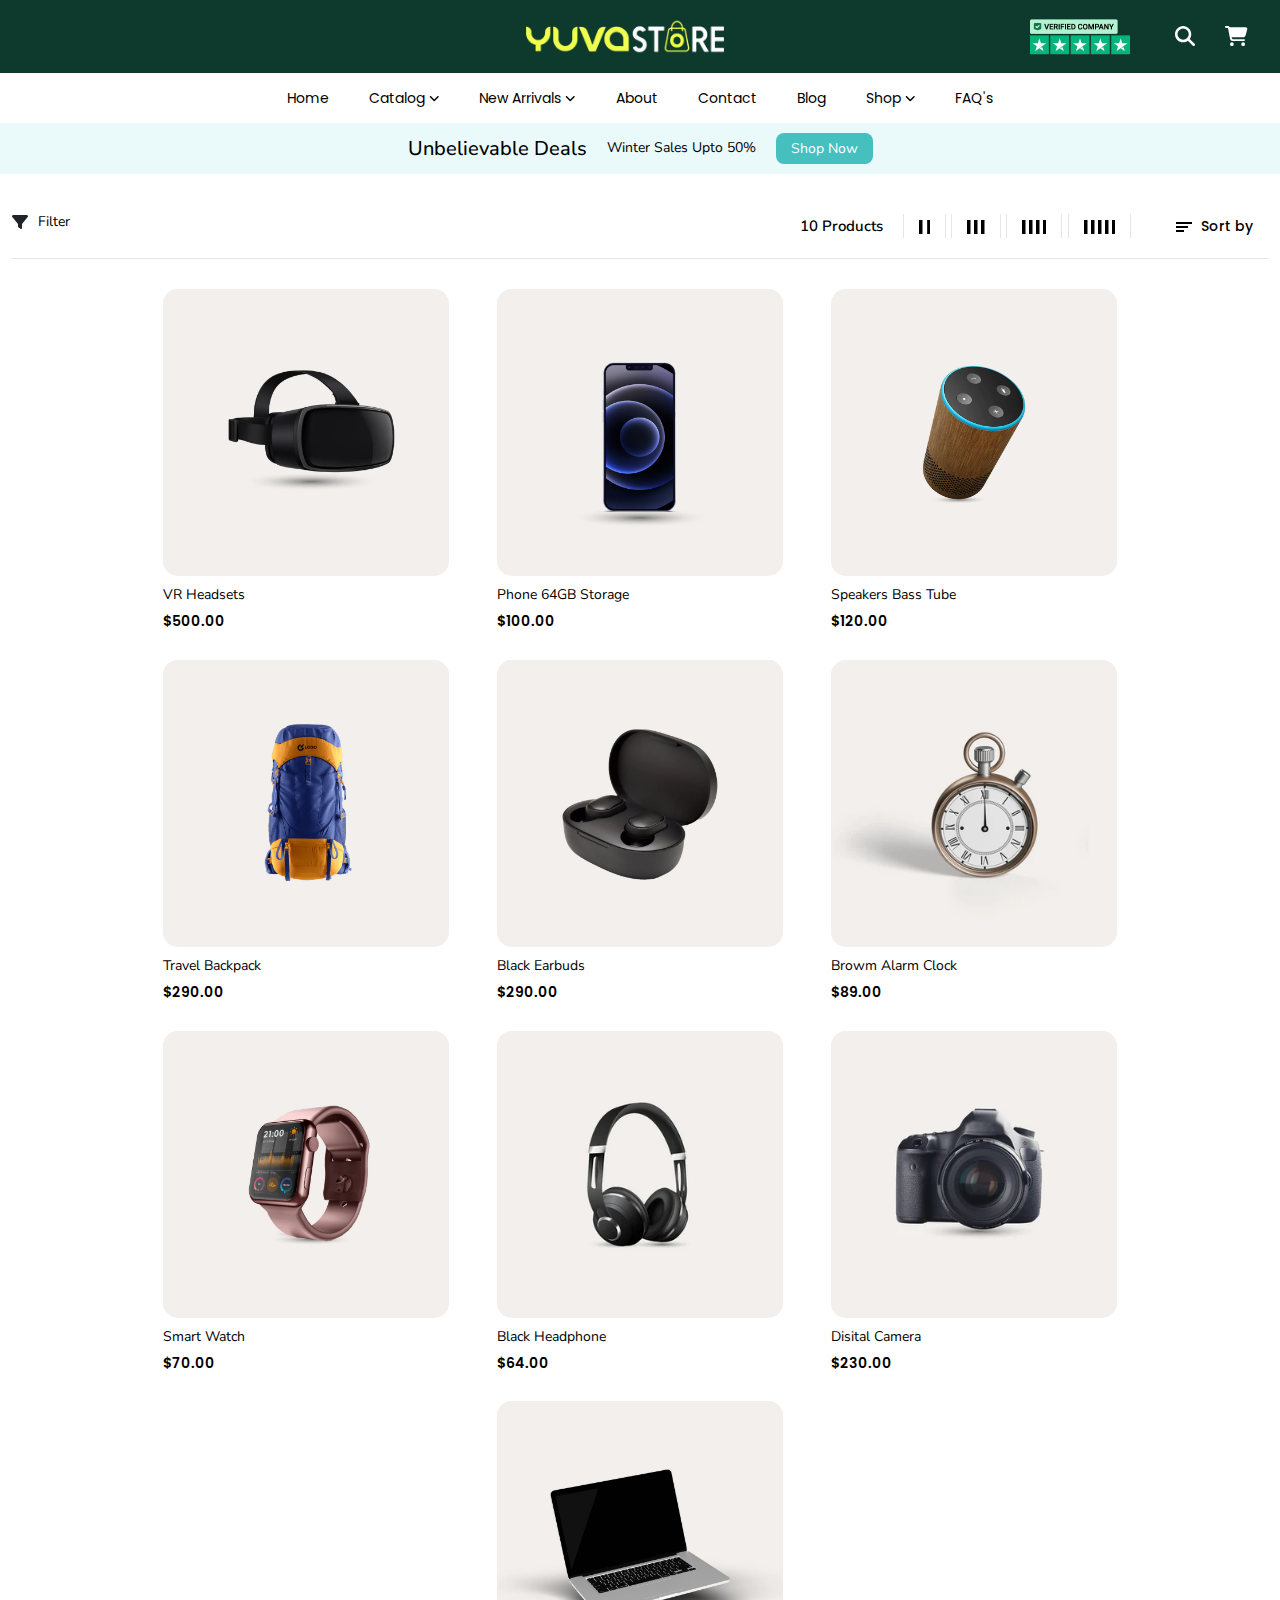
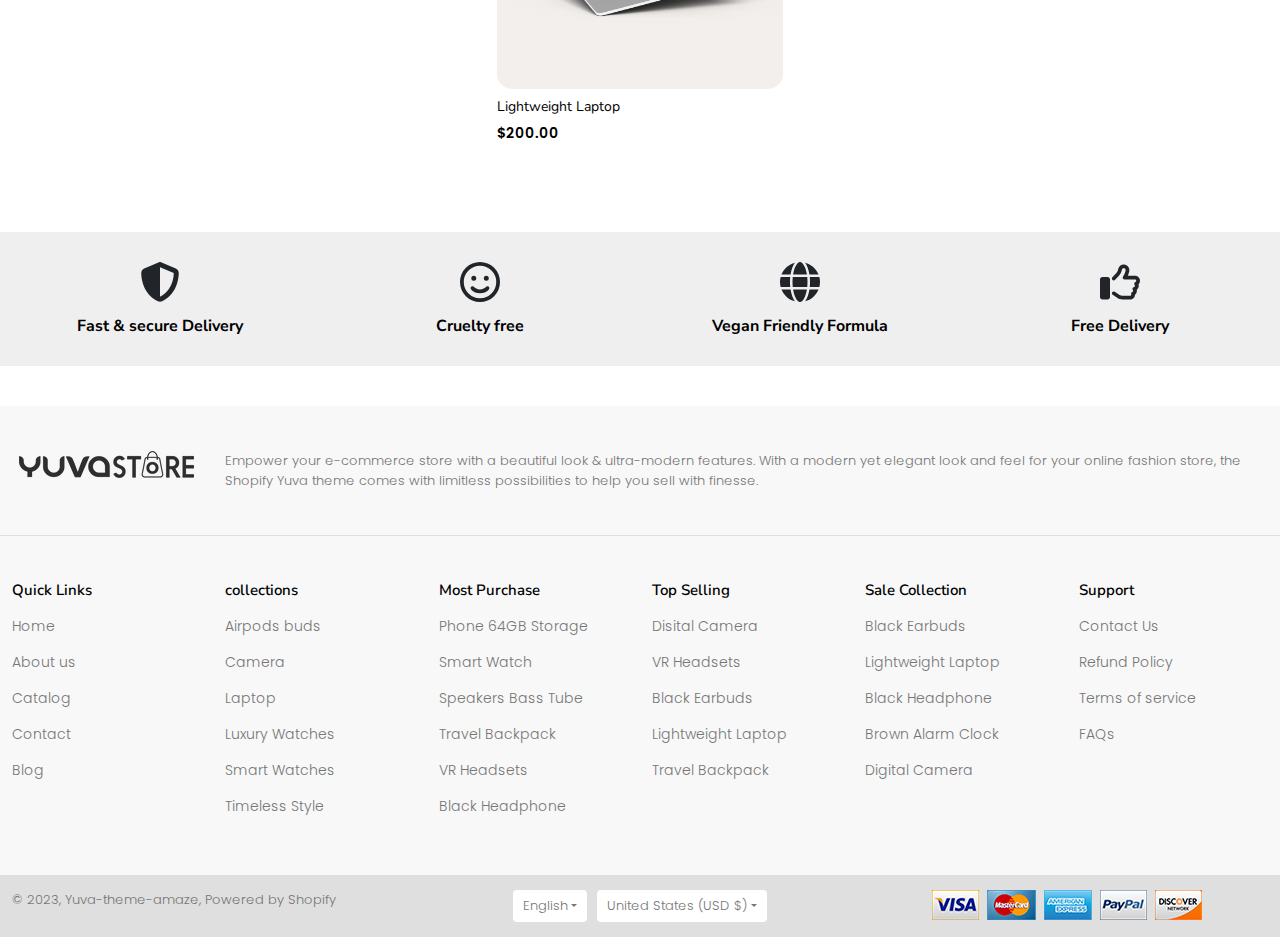
<file: product.html>
<!DOCTYPE html>
<html lang="en">

<head>
    <meta charset="UTF-8">
    <meta http-equiv="X-UA-Compatible" content="IE=edge">
    <meta name="viewport" content="width=device-width, initial-scale=1.0">
    <title>Product</title>
    <link rel="stylesheet" href="./assets/css/all.min.css">
    <link rel="stylesheet" href="./assets/css/bootstrap.min.css">
    <link rel="stylesheet" href="./assets/css/splide.min.css">
    <link rel="stylesheet" href="./assets/css/slick.css">
    <link rel="stylesheet" href="./assets/css/style.css">
    <link rel="stylesheet" href="./assets/css/responsive.css">
</head>

<body>

    <!-- ============================ header area start ============================ -->
    <header id="header" class="header">
        <div class="container">
            <div class="row" style="align-items: center;">
                <div class="col-lg-7 col-8">
                    <div class="head-logo text-end">
                        <div class="responisve-nav-icon d-block d-lg-none">
                             <a data-bs-toggle="offcanvas" href="#offcanvasExample" role="button" aria-controls="offcanvasExample">
                                <i class="fa-solid fa-bars"></i>
                              </a>
                        </div>
                        <a href="#">
                            <img src="./assets/images/new_logo.avif" alt="new_logo">
                        </a>
                    </div>
                </div>
                <div class="col-lg-5 col-4">
                    <div class="header-right d-flex" style="justify-content: end; align-items: center;">
                        <div class="head-right-img text-end d-none d-lg-block">
                            <img src="./assets/images/trustpilot_1.avif" alt="trustpilot_1" width="200" height="86">
                        </div>
                        <div class="head-right-icon">
                            <a href="#" class="serch-icon" data-bs-toggle="offcanvas" data-bs-target="#offcanvasTop" aria-controls="offcanvasTop"><i class="fa-solid fa-magnifying-glass"></i></a>
                            <a href="#" data-bs-toggle="offcanvas" data-bs-target="#offcanvasRight" aria-controls="offcanvasRight"><i class="fa-solid fa-cart-shopping"></i></a>
                        </div>
                    </div>
                </div>
            </div>
        </div>
        <nav id="navbar" class="d-none d-lg-block">
            <div class="container">
                <ul class="nav-wrapper">
                    <li class="nav-item"><a href="Index.html">Home</a></li>
                    <li class="nav-item cat-megamenu-show"><a href="#">Catalog <i class="fa-solid fa-angle-down"></i></a></li>
                    <li class="nav-item arri-megamenu-show"><a href="#">New Arrivals <i class="fa-solid fa-angle-down"></i></a></li>
                    <li class="nav-item"><a href="about-us.html">About</a></li>
                    <li class="nav-item"><a href="contact.html">Contact</a></li>
                    <li class="nav-item"><a href="news.html">Blog</a></li>
                    <li class="nav-item shop-megamenu-show"><a href="#">Shop <i class="fa-solid fa-angle-down"></i></a></li>
                    <li class="nav-item"><a href="faqs.html">FAQ's</a></li>
                </ul>
            </div>
            <div class="catalog-megamenu">
                <div class="container">
                    <div class="row" style="align-items: center;">
                        <div class="col-lg-6">
                            <div class="catalog-inner-menu-item">
                                <div class="row">
                                    <div class="col-lg-6">
                                        <h6>Airpods Buds</h6>
                                        <ul>
                                            <li>
                                                <div class="row" style="align-items: center;">
                                                    <div class="col-lg-3">
                                                        <div class="catalog-menu-item-img">
                                                          <a href="Product-single.html"><img src="./assets/images/product1.webp" class="w-100 img-fluid" alt="product1"></a>
                                                        </div>
                                                    </div>
                                                    <div class="col-lg-9">
                                                        <div class="catalog-menu-item-text">
                                                            <a href="Product-single.html">VR Headsets</a>
                                                            <h5>$500.00</h5>
                                                        </div>
                                                    </div>
                                                </div>
                                            </li>
                                            <li>
                                                <div class="row" style="align-items: center;">
                                                    <div class="col-lg-3">
                                                        <div class="catalog-menu-item-img">
                                                           <a href="Product-single.html"> <img src="./assets/images/product2.webp" class="w-100 img-fluid" alt="product2"></a>
                                                        </div>
                                                    </div>
                                                    <div class="col-lg-9">
                                                        <div class="catalog-menu-item-text">
                                                            <a href="Product-single.html">Phone 64GB storage</a>
                                                            <h5>$5.56</h5>
                                                        </div>
                                                    </div>
                                                </div>
                                            </li>
                                            <li>
                                                <div class="row" style="align-items: center;">
                                                    <div class="col-lg-3">
                                                        <div class="catalog-menu-item-img">
                                                            <a href="Product-single.html"><img src="./assets/images/product3.webp" class="w-100 img-fluid" alt="product3"></a>
                                                        </div>
                                                    </div>
                                                    <div class="col-lg-9">
                                                        <div class="catalog-menu-item-text">
                                                            <a href="Product-single.html">Specker Bass Tube</a>
                                                            <h5>$1,250.00</h5>
                                                        </div>
                                                    </div>
                                                </div>
                                            </li>
                                            <li>
                                                <div class="row" style="align-items: center;">
                                                    <div class="col-lg-3">
                                                        <div class="catalog-menu-item-img">
                                                            <a href="Product-single.html"><img src="./assets/images/product6.webp" class="w-100 img-fluid" alt="product6"></a>
                                                        </div>
                                                    </div>
                                                    <div class="col-lg-9">
                                                        <div class="catalog-menu-item-text">
                                                            <a href="Product-single.html">Travel Backpack</a>
                                                            <h5>$300.00</h5>
                                                        </div>
                                                    </div>
                                                </div>
                                            </li>
                                        </ul>
                                    </div>
                                    <div class="col-lg-6">
                                        <h6>Luxury Watches</h6>
                                        <ul>
                                            <li>
                                                <div class="row" style="align-items: center;">
                                                    <div class="col-lg-3">
                                                        <div class="catalog-menu-item-img">
                                                          <a href="Product-single.html"><img src="./assets/images/product4.webp" class="w-100 img-fluid" alt="product4"></a>
                                                        </div>
                                                    </div>
                                                    <div class="col-lg-9">
                                                        <div class="catalog-menu-item-text">
                                                            <a href="Product-single.html">Black Earbuds</a>
                                                            <h5>$11.00</h5>
                                                        </div>
                                                    </div>
                                                </div>
                                            </li>
                                            <li>
                                                <div class="row" style="align-items: center;">
                                                    <div class="col-lg-3">
                                                        <div class="catalog-menu-item-img">
                                                           <a href="Product-single.html"> <img src="./assets/images/product5.webp" class="w-100 img-fluid" alt="product5"></a>
                                                        </div>
                                                    </div>
                                                    <div class="col-lg-9">
                                                        <div class="catalog-menu-item-text">
                                                            <a href="Product-single.html">Smart Watch</a>
                                                            <h5>$70.00</h5>
                                                        </div>
                                                    </div>
                                                </div>
                                            </li>
                                            <li>
                                                <div class="row" style="align-items: center;">
                                                    <div class="col-lg-3">
                                                        <div class="catalog-menu-item-img">
                                                            <a href="Product-single.html"><img src="./assets/images/product3.webp" class="w-100 img-fluid" alt="product3"></a>
                                                        </div>
                                                    </div>
                                                    <div class="col-lg-9">
                                                        <div class="catalog-menu-item-text">
                                                            <a href="Product-single.html">Specker Bass Tube</a>
                                                            <h5>$1,250.00</h5>
                                                        </div>
                                                    </div>
                                                </div>
                                            </li>
                                            <li>
                                                <div class="row" style="align-items: center;">
                                                    <div class="col-lg-3">
                                                        <div class="catalog-menu-item-img">
                                                            <a href="Product-single.html"><img src="./assets/images/product7.webp" class="w-100 img-fluid" alt="product7"></a>
                                                        </div>
                                                    </div>
                                                    <div class="col-lg-9">
                                                        <div class="catalog-menu-item-text">
                                                            <a href="Product-single.html">Lightweight Laptop</a>
                                                            <h5>$200.00</h5>
                                                        </div>
                                                    </div>
                                                </div>
                                            </li>
                                        </ul>
                                    </div>
                                </div>
                            </div>
                        </div>
                        <div class="col-lg-6">
                            <div class="row">
                                <div class="col-lg-6">
                                    <div class="catalog-megamenu-right-img">
                                        <a href="#"><img src="./assets/images/col_6.webp" class="w-100 img-fluid" alt="col_6"></a>
                                    </div>
                                </div>
                                <div class="col-lg-6">
                                    <div class="catalog-megamenu-right-img">
                                        <a href="#"><img src="./assets/images/col_2.webp" class="w-100 img-fluid" alt="col_2"></a>
                                    </div>
                                </div>
                        </div>
                    </div>
                </div>
            </div>
            </div>
            <div class="arrival-megamenu">
                <div class="container">
                    <div class="row">
                        <div class="col-lg-2">
                            <div class="arrivals-megamenu-item">
                                <div class="arri-meg-item-img">
                                    <a href="Product-single.html"><img src="./assets/images/product4.webp" class="w-100 img-fluid" alt="product4"></a>
                                </div>
                                <div class="arri-meg-item-text">
                                  <a href="Product-single.html">Black Earbuds</a>
                                  <p>$11.00</p>
                                </div>
                            </div>
                        </div>
                        <div class="col-lg-2">
                            <div class="arrivals-megamenu-item">
                                <div class="arri-meg-item-img">
                                    <a href="Product-single.html"><img src="./assets/images/product8.webp" class="w-100 img-fluid" alt="product8"></a>
                                </div>
                                <div class="arri-meg-item-text">
                                  <a href="Product-single.html">Brown alarm clock</a>
                                  <p>$59.99</p>
                                </div>
                            </div>
                        </div>
                        <div class="col-lg-2">
                            <div class="arrivals-megamenu-item">
                                <div class="arri-meg-item-img">
                                    <a href="Product-single.html"><img src="./assets/images/product9.webp" class="w-100 img-fluid" alt="product9"></a>
                                </div>
                                <div class="arri-meg-item-text">
                                  <a href="Product-single.html">disital camera</a>
                                  <p>$125.00</p>
                                </div>
                            </div>
                        </div>
                        <div class="col-lg-2">
                            <div class="arrivals-megamenu-item">
                                <div class="arri-meg-item-img">
                                    <a href="Product-single.html"><img src="./assets/images/product1.webp" class="w-100 img-fluid" alt="product1"></a>
                                </div>
                                <div class="arri-meg-item-text">
                                  <a href="Product-single.html">VR Headsets</a>
                                  <p>$500.00</p>
                                </div>
                            </div>
                        </div>
                        <div class="col-lg-2">
                            <div class="arrivals-megamenu-item">
                                <div class="arri-meg-item-img">
                                    <a href="Product-single.html"><img src="./assets/images/product5.webp" class="w-100 img-fluid" alt="product5"></a>
                                </div>
                                <div class="arri-meg-item-text">
                                  <a href="Product-single.html">smart wtach</a>
                                  <p>$70.00</p>
                                </div>
                            </div>
                        </div>
                        <div class="col-lg-2">
                            <div class="arrivals-megamenu-item">
                                <div class="arri-meg-item-img">
                                    <a href="Product-single.html"><img src="./assets/images/product10.webp" class="w-100 img-fluid" alt="product10"></a>
                                </div>
                                <div class="arri-meg-item-text">
                                  <a href="Product-single.html">Black headphone</a>
                                  <p>$200.00</p>
                                </div>
                            </div>
                        </div>
                    </div>
                </div>
            </div>
            <div class="shop-megamenu">
                <div class="container">
                    <div class="row">
                        <div class="col-lg-3">
                            <div class="shop-megamenu-item">
                                <ul>
                                    <li class="list-head"><a href="product.html">Airods buds</a></li>
                                    <li><a href="Product-single.html">VR Headsets</a></li>
                                    <li><a href="Product-single.html">Phone 64GB storage</a></li>
                                    <li><a href="Product-single.html">Speakers Bass Tube</a></li>
                                    <li><a href="Product-single.html">Travel Backpack</a></li>
                                    <li><a href="Product-single.html">Black Earbuds</a></li>
                                    <li><a href="Product-single.html">Brown Alarm Clock</a></li>
                                    <li><a href="Product-single.html">Smart Watch</a></li>
                                    <li class="list-head"><a href="product.html">Mobile</a></li>
                                    <li><a href="Product-single.html">VR Headsets</a></li>
                                    <li><a href="Product-single.html">Speakers Bass Tube</a></li>
                                    <li><a href="Product-single.html">Travel Backpack</a></li>
                                    <li><a href="Product-single.html">Black Earbuds</a></li>
                                    <li><a href="Product-single.html">Brown Alarm Clock</a></li>
                                    <li><a href="Product-single.html">Smart Watch</a></li>
                                    <li><a href="Product-single.html">Black Headphone</a></li>
                                </ul>
                            </div>
                        </div>
                        <div class="col-lg-3">
                            <div class="shop-megamenu-item">
                                <ul class="other-color">
                                    <li class="list-head"><a href="product.html">Camera</a></li>
                                    <li><a href="Product-single.html">VR Headsets</a></li>
                                    <li><a href="Product-single.html">Phone 64GB storage</a></li>
                                    <li><a href="Product-single.html">Speakers Bass Tube</a></li>
                                    <li><a href="Product-single.html">Travel Backpack</a></li>
                                    <li><a href="Product-single.html">Black Earbuds</a></li>
                                    <li><a href="Product-single.html">Brown Alarm Clock</a></li>
                                    <li><a href="Product-single.html">Smart Watch</a></li>
                                    <li class="list-head"><a href="product.html">Smart Watches</a></li>
                                    <li><a href="Product-single.html">VR Headsets</a></li>
                                    <li><a href="Product-single.html">Speakers Bass Tube</a></li>
                                    <li><a href="Product-single.html">Travel Backpack</a></li>
                                    <li><a href="Product-single.html">Black Earbuds</a></li>
                                    <li><a href="Product-single.html">Brown Alarm Clock</a></li>
                                    <li><a href="Product-single.html">Smart Watch</a></li>
                                    <li><a href="Product-single.html">Black Headphone</a></li>
                                </ul>
                            </div>
                        </div>
                        <div class="col-lg-3">
                            <div class="shop-megamenu-item">
                                <ul>
                                    <li class="list-head"><a href="product.html">Laptop</a></li>
                                    <li><a href="Product-single.html">VR Headsets</a></li>
                                    <li><a href="Product-single.html">Phone 64GB storage</a></li>
                                    <li><a href="Product-single.html">Speakers Bass Tube</a></li>
                                    <li><a href="Product-single.html">Travel Backpack</a></li>
                                    <li><a href="Product-single.html">Black Earbuds</a></li>
                                    <li><a href="Product-single.html">Brown Alarm Clock</a></li>
                                    <li><a href="Product-single.html">Smart Watch</a></li>
                                    <li class="list-head"><a href="product.html">Speaker</a></li>
                                    <li><a href="Product-single.html">VR Headsets</a></li>
                                    <li><a href="Product-single.html">Speakers Bass Tube</a></li>
                                    <li><a href="Product-single.html">Travel Backpack</a></li>
                                    <li><a href="Product-single.html">Black Earbuds</a></li>
                                    <li><a href="Product-single.html">Brown Alarm Clock</a></li>
                                    <li><a href="Product-single.html">Smart Watch</a></li>
                                    <li><a href="Product-single.html">Black Headphone</a></li>
                                </ul>
                            </div>
                        </div>
                        <div class="col-lg-3">
                            <div class="shop-megamenu-item">
                                <ul class="other-color">
                                    <li class="list-head"><a href="product.html">Luxury Watches</a></li>
                                    <li><a href="Product-single.html">VR Headsets</a></li>
                                    <li><a href="Product-single.html">Phone 64GB storage</a></li>
                                    <li><a href="Product-single.html">Speakers Bass Tube</a></li>
                                    <li><a href="Product-single.html">Travel Backpack</a></li>
                                    <li><a href="Product-single.html">Black Earbuds</a></li>
                                    <li><a href="Product-single.html">Brown Alarm Clock</a></li>
                                    <li><a href="Product-single.html">Smart Watch</a></li>
                                    <li class="list-head"><a href="product.html">Timeless Style</a></li>
                                    <li><a href="Product-single.html">VR Headsets</a></li>
                                    <li><a href="Product-single.html">Speakers Bass Tube</a></li>
                                    <li><a href="Product-single.html">Travel Backpack</a></li>
                                    <li><a href="Product-single.html">Black Earbuds</a></li>
                                    <li><a href="Product-single.html">Brown Alarm Clock</a></li>
                                    <li><a href="Product-single.html">Smart Watch</a></li>
                                    <li><a href="Product-single.html">Black Headphone</a></li>
                                </ul>
                            </div>
                        </div>
                    </div>
                </div>
            </div>
        </nav>
    </header>
    <div class="search-bar">
        <div class="offcanvas offcanvas-top" tabindex="-1" id="offcanvasTop" aria-labelledby="offcanvasTopLabel">
            <div class="offcanvas-header">
              <button type="button" class="btn-close text-reset" data-bs-dismiss="offcanvas" aria-label="Close"></button>
            </div>
            <div class="offcanvas-body">
              <div class="container">
                <div class="serch-input">
                    <input type="text" placeholder="Search">
                    <i class="fa-solid fa-magnifying-glass"></i>
                </div>
              </div>
            </div>
          </div>
    </div>
    <div class="your-cart">
    <div class="offcanvas offcanvas-end" tabindex="-1" id="offcanvasRight" aria-labelledby="offcanvasRightLabel">
        <div class="offcanvas-header">
        <h5 id="offcanvasRightLabel">Your cart</h5>
        <button type="button" class="btn-close text-reset" data-bs-dismiss="offcanvas" aria-label="Close"></button>
        </div>
        <div class="offcanvas-body">
            <div class="your-cart-item">
                <div class="row">
                    <div class="col-lg-3">
                        <div class="your-cart-item-img">
                            <img src="./assets/images/cart-img1.webp" class="w-100 img-fluid" alt="cart-img1">
                        </div>
                    </div>
                    <div class="col-lg-9">
                        <div class="your-cart-item-ditails">
                            <h5>Speakers Bass Tube</h5>
                            <div class="your-cart-item-quantity d-flex" style="align-items: center;">
                                <div class="cart-quantity">
                                    <button><i class="fa-solid fa-minus"></i></button>
                                    <input type="text" value="1">
                                    <button><i class="fa-solid fa-plus"></i></button>
                                </div>
                                <div class="your-cart-item-price">
                                    <h5>$1,250.00</h5>
                                </div>
                            </div>
                            <div class="cart-close">
                                <i class="fa-solid fa-xmark"></i>
                            </div>
                        </div>
                    </div>
                </div>
                <div class="your-cart-content">
                    <div class="order-note">
                        <h6 class="textarea-slide">Leave A Note With Order</h6>
                        <textarea class="note-textarea"></textarea>
                    </div>
                    <div class="total-cart-price">
                        <h6>Total</h6>
                        <h5>$1,250.00</h5>
                    </div>
                    <p>Texes and shipping calculated at checkout</p>
                    <button>checkout</button>
                    <a href="#">view cart</a>
                </div>
            </div>
        </div>
    </div>
    </div>

    <!-- ---------------------- responsive navbar area start ------------------- -->
    <div class="responsive-navbar d-block d-lg-none">
        <div class="offcanvas offcanvas-start" tabindex="-1" id="offcanvasExample" aria-labelledby="offcanvasExampleLabel">
            <div class="container">
                <div class="offcanvas-header">
                    <button type="button" data-bs-dismiss="offcanvas" aria-label="Close">
                      <i class="fa-solid fa-xmark"></i>
                    </button>
                  </div>
                  <div class="offcanvas-body">
                    <ul class="res-nav-wrapper">
                        <li class="res-nav-item"><a href="Index.html">Home</a></li>
                        <li class="res-nav-item"><a class="res-cat-menu" href="#">Catalog <i class="fa-solid fa-plus"></i></a>
                            <ul class="res-Aipods-menu-wrapper">
                                <li> <a class="res-cat-menu-inner" href="#">Aipods buds <i class="fa-solid fa-plus"></i></a> 
                                    <ul class="res-cat-Aipods-inner-menu">
                                        <li>
                                            <div class="row" style="align-items: center;">
                                                <div class="col-4">
                                                    <div class="res-cat-menu-item-img">
                                                      <a href="Product-single.html"><img src="./assets/images/product1.webp" class="w-100 img-fluid" alt="product1"></a>
                                                    </div>
                                                </div>
                                                <div class="col-8">
                                                    <div class="res-cat-menu-item-text">
                                                        <a href="Product-single.html">VR Headsets</a>
                                                        <h5>$500.00</h5>
                                                    </div>
                                                </div>
                                            </div>
                                        </li>
                                        <li>
                                            <div class="row" style="align-items: center;">
                                                <div class="col-4">
                                                    <div class="res-cat-menu-item-img">
                                                       <a href="Product-single.html"> <img src="./assets/images/product2.webp" class="w-100 img-fluid" alt="product2"></a>
                                                    </div>
                                                </div>
                                                <div class="col-8">
                                                    <div class="res-cat-menu-item-text">
                                                        <a href="Product-single.html">Phone 64GB storage</a>
                                                        <h5>$5.56</h5>
                                                    </div>
                                                </div>
                                            </div>
                                        </li>
                                        <li>
                                            <div class="row" style="align-items: center;">
                                                <div class="col-4">
                                                    <div class="res-cat-menu-item-img">
                                                        <a href="Product-single.html"><img src="./assets/images/product3.webp" class="w-100 img-fluid" alt="product3"></a>
                                                    </div>
                                                </div>
                                                <div class="col-8">
                                                    <div class="res-cat-menu-item-text">
                                                        <a href="Product-single.html">Specker Bass Tube</a>
                                                        <h5>$1,250.00</h5>
                                                    </div>
                                                </div>
                                            </div>
                                        </li>
                                        <li>
                                            <div class="row" style="align-items: center;">
                                                <div class="col-4">
                                                    <div class="res-cat-menu-item-img">
                                                        <a href="Product-single.html"><img src="./assets/images/product6.webp" class="w-100 img-fluid" alt="product6"></a>
                                                    </div>
                                                </div>
                                                <div class="col-8">
                                                    <div class="res-cat-menu-item-text">
                                                        <a href="Product-single.html">Travel Backpack</a>
                                                        <h5>$300.00</h5>
                                                    </div>
                                                </div>
                                            </div>
                                        </li>
                                    </ul>
                                </li> 
                                <li> <a class="res-Watch-menu-inner" href="#">Luxury Watch  <i class="fa-solid fa-plus"></i></a>
                                <ul class="res-cat-Watch-inner-menu">
                                    <li>
                                        <div class="row" style="align-items: center;">
                                            <div class="col-4">
                                                <div class="res-cat-menu-item-img">
                                                  <a href="Product-single.html"><img src="./assets/images/product4.webp" class="w-100 img-fluid" alt="product4"></a>
                                                </div>
                                            </div>
                                            <div class="col-8">
                                                <div class="res-cat-menu-item-text">
                                                    <a href="Product-single.html">Black Earbuds</a>
                                                    <h5>$11.00</h5>
                                                </div>
                                            </div>
                                        </div>
                                    </li>
                                    <li>
                                        <div class="row" style="align-items: center;">
                                            <div class="col-4">
                                                <div class="res-cat-menu-item-img">
                                                   <a href="Product-single.html"> <img src="./assets/images/product5.webp" class="w-100 img-fluid" alt="product5"></a>
                                                </div>
                                            </div>
                                            <div class="col-8">
                                                <div class="res-cat-menu-item-text">
                                                    <a href="Product-single.html">Smart Watch</a>
                                                    <h5>$70.00</h5>
                                                </div>
                                            </div>
                                        </div>
                                    </li>
                                    <li>
                                        <div class="row" style="align-items: center;">
                                            <div class="col-4">
                                                <div class="res-cat-menu-item-img">
                                                    <a href="Product-single.html"><img src="./assets/images/product3.webp" class="w-100 img-fluid" alt="product3"></a>
                                                </div>
                                            </div>
                                            <div class="col-8">
                                                <div class="res-cat-menu-item-text">
                                                    <a href="Product-single.html">Specker Bass Tube</a>
                                                    <h5>$1,250.00</h5>
                                                </div>
                                            </div>
                                        </div>
                                    </li>
                                    <li>
                                        <div class="row" style="align-items: center;">
                                            <div class="col-4">
                                                <div class="res-cat-menu-item-img">
                                                    <a href="Product-single.html"><img src="./assets/images/product7.webp" class="w-100 img-fluid" alt="product7"></a>
                                                </div>
                                            </div>
                                            <div class="col-8">
                                                <div class="res-cat-menu-item-text">
                                                    <a href="Product-single.html">Lightweight Laptop</a>
                                                    <h5>$200.00</h5>
                                                </div>
                                            </div>
                                        </div>
                                    </li>
                                </ul>
                                </li>
                                <li> <a href="#"> <img src="./assets/images/col_6.webp" class="w-100 img-fluid" alt="col_6"></a> </li>
                                <li> <a href="#"> <img src="./assets/images/col_2.webp" class="w-100 img-fluid" alt="col_2"></a> </li>
                            </ul>
                        </li>
                        <li class="res-nav-item"><a class="res-arrivals-menu" href="#">New Arrivals <i class="fa-solid fa-plus"></i></a>
                           <div class="arrivals-dropdown">
                            <div class="row">
                                <div class="col-12">
                                    <div class="arrivals-megamenu-item">
                                        <div class="arri-meg-item-img">
                                            <a href="Product-single.html"><img src="./assets/images/product4.webp" class="w-100 img-fluid" alt="product4"></a>
                                        </div>
                                        <div class="arri-meg-item-text">
                                          <a href="Product-single.html">Black Earbuds</a>
                                          <p>$11.00</p>
                                        </div>
                                    </div>
                                </div>
                                <div class="col-12">
                                    <div class="arrivals-megamenu-item">
                                        <div class="arri-meg-item-img">
                                            <a href="Product-single.html"><img src="./assets/images/product8.webp" class="w-100 img-fluid" alt="product8"></a>
                                        </div>
                                        <div class="arri-meg-item-text">
                                          <a href="Product-single.html">Brown alarm clock</a>
                                          <p>$59.99</p>
                                        </div>
                                    </div>
                                </div>
                                <div class="col-12">
                                    <div class="arrivals-megamenu-item">
                                        <div class="arri-meg-item-img">
                                            <a href="Product-single.html"><img src="./assets/images/product9.webp" class="w-100 img-fluid" alt="product9"></a>
                                        </div>
                                        <div class="arri-meg-item-text">
                                          <a href="Product-single.html">disital camera</a>
                                          <p>$125.00</p>
                                        </div>
                                    </div>
                                </div>
                                <div class="col-12">
                                    <div class="arrivals-megamenu-item">
                                        <div class="arri-meg-item-img">
                                            <a href="Product-single.html"><img src="./assets/images/product1.webp" class="w-100 img-fluid" alt="product1"></a>
                                        </div>
                                        <div class="arri-meg-item-text">
                                          <a href="Product-single.html">VR Headsets</a>
                                          <p>$500.00</p>
                                        </div>
                                    </div>
                                </div>
                                <div class="col-12">
                                    <div class="arrivals-megamenu-item">
                                        <div class="arri-meg-item-img">
                                            <a href="Product-single.html"><img src="./assets/images/product5.webp" class="w-100 img-fluid" alt="product5"></a>
                                        </div>
                                        <div class="arri-meg-item-text">
                                          <a href="Product-single.html">smart wtach</a>
                                          <p>$70.00</p>
                                        </div>
                                    </div>
                                </div>
                                <div class="col-12">
                                    <div class="arrivals-megamenu-item">
                                        <div class="arri-meg-item-img">
                                            <a href="Product-single.html"><img src="./assets/images/product10.webp" class="w-100 img-fluid" alt="product10"></a>
                                        </div>
                                        <div class="arri-meg-item-text">
                                          <a href="Product-single.html">Black headphone</a>
                                          <p>$200.00</p>
                                        </div>
                                    </div>
                                </div>
                            </div>
                           </div>
                        </li>
                        <li class="res-nav-item"><a href="about-us.html">About</a></li>
                        <li class="res-nav-item"><a href="contact.html">Contact</a></li>
                        <li class="res-nav-item"><a href="news.html">Blog</a></li>
                        <li class="res-nav-item"><a class="res-shop-menu" href="#">Shop <i class="fa-solid fa-plus"></i></a>
                        <ul class="shop-dropdown">
                            <li><a class="airpods-dropdown-show" href="#">Airpods buds <i class="fa-solid fa-plus"></i></a>
                                <ul class="aripods-dropdown">
                                    <li><a href="Product-single.html">VR Headsets</a></li>
                                    <li><a href="Product-single.html">Phone 64GB storage</a></li>
                                    <li><a href="Product-single.html">Speakers Bass Tube</a></li>
                                    <li><a href="Product-single.html">Travel Backpack</a></li>
                                    <li><a href="Product-single.html">Black Earbuds</a></li>
                                    <li><a href="Product-single.html">Brown Alarm Clock</a></li>
                                    <li><a href="Product-single.html">Smart Watch</a></li>
                                </ul>
                            </li>
                            <li><a class="camera-dropdown-show" href="#">Camera <i class="fa-solid fa-plus"></i></a>
                               <ul class="camera-dropdown">
                                <li><a href="Product-single.html">VR Headsets</a></li>
                                <li><a href="Product-single.html">Phone 64GB storage</a></li>
                                <li><a href="Product-single.html">Speakers Bass Tube</a></li>
                                <li><a href="Product-single.html">Travel Backpack</a></li>
                                <li><a href="Product-single.html">Black Earbuds</a></li>
                                <li><a href="Product-single.html">Brown Alarm Clock</a></li>
                                <li><a href="Product-single.html">Smart Watch</a></li>
                               </ul>
                            </li>
                            <li><a class="laptop-dropdown-show" href="#">Laptop <i class="fa-solid fa-plus"></i></a>
                                <ul class="laptop-dropdown">
                                    <li><a href="Product-single.html">VR Headsets</a></li>
                                    <li><a href="Product-single.html">Phone 64GB storage</a></li>
                                    <li><a href="Product-single.html">Speakers Bass Tube</a></li>
                                    <li><a href="Product-single.html">Travel Backpack</a></li>
                                    <li><a href="Product-single.html">Black Earbuds</a></li>
                                    <li><a href="Product-single.html">Brown Alarm Clock</a></li>
                                    <li><a href="Product-single.html">Smart Watch</a></li> 
                                </ul>
                            </li>
                            <li><a class="luxury-dropdown-show" href="#">Luxury Watch <i class="fa-solid fa-plus"></i></a>
                                <ul class="luxury-dropdown">
                                    <li><a href="Product-single.html">VR Headsets</a></li>
                                    <li><a href="Product-single.html">Phone 64GB storage</a></li>
                                    <li><a href="Product-single.html">Speakers Bass Tube</a></li>
                                    <li><a href="Product-single.html">Travel Backpack</a></li>
                                    <li><a href="Product-single.html">Black Earbuds</a></li>
                                    <li><a href="Product-single.html">Brown Alarm Clock</a></li>
                                    <li><a href="Product-single.html">Smart Watch</a></li>
                                </ul>
                            </li>
                            <li><a class="mobile-dropdown-show" href="#">Mobile <i class="fa-solid fa-plus"></i></a> 
                                <ul class="mobile-dropdown">
                                    <li><a href="Product-single.html">VR Headsets</a></li>
                                    <li><a href="Product-single.html">Speakers Bass Tube</a></li>
                                    <li><a href="Product-single.html">Travel Backpack</a></li>
                                    <li><a href="Product-single.html">Black Earbuds</a></li>
                                    <li><a href="Product-single.html">Brown Alarm Clock</a></li>
                                    <li><a href="Product-single.html">Smart Watch</a></li>
                                    <li><a href="Product-single.html">Black Headphone</a></li>
                                </ul>
                            </li>
                            <li><a class="watches-dropdown-show" href="#">Smart Watches <i class="fa-solid fa-plus"></i></a>
                                <ul class="watches-dropdown">
                                    <li><a href="Product-single.html">VR Headsets</a></li>
                                    <li><a href="Product-single.html">Speakers Bass Tube</a></li>
                                    <li><a href="Product-single.html">Travel Backpack</a></li>
                                    <li><a href="Product-single.html">Black Earbuds</a></li>
                                    <li><a href="Product-single.html">Brown Alarm Clock</a></li>
                                    <li><a href="Product-single.html">Smart Watch</a></li>
                                    <li><a href="Product-single.html">Black Headphone</a></li>
                                </ul>
                            </li>
                            <li><a class="speaker-dropdown-show" href="#">Speaker  <i class="fa-solid fa-plus"></i></a>
                                <ul class="speaker-dropdown">
                                    <li><a href="Product-single.html">VR Headsets</a></li>
                                    <li><a href="Product-single.html">Speakers Bass Tube</a></li>
                                    <li><a href="Product-single.html">Travel Backpack</a></li>
                                    <li><a href="Product-single.html">Black Earbuds</a></li>
                                    <li><a href="Product-single.html">Brown Alarm Clock</a></li>
                                    <li><a href="Product-single.html">Smart Watch</a></li>
                                    <li><a href="Product-single.html">Black Headphone</a></li>
                                </ul>
                            </li>
                            <li><a class="timeless-dropdown-show" href="#">Timeless Style <i class="fa-solid fa-plus"></i></a>
                                <ul class="timeless-dropdown">
                                    <li><a href="Product-single.html">VR Headsets</a></li>
                                    <li><a href="Product-single.html">Speakers Bass Tube</a></li>
                                    <li><a href="Product-single.html">Travel Backpack</a></li>
                                    <li><a href="Product-single.html">Black Earbuds</a></li>
                                    <li><a href="Product-single.html">Brown Alarm Clock</a></li>
                                    <li><a href="Product-single.html">Smart Watch</a></li>
                                    <li><a href="Product-single.html">Black Headphone</a></li>
                                </ul>
                            </li>
                        </ul>
                        </li>
                        <li class="res-nav-item"><a href="faqs.html">FAQ's</a></li>
                    </ul>
                    <div class="res-navbar-social">
                        <a href="#"><i class="fa-brands fa-facebook-f"></i></a>
                        <a href="#"><i class="fa-brands fa-twitter"></i></a>
                        <a href="#"><i class="fa-brands fa-linkedin-in"></i></a>
                        <a href="#"><i class="fa-brands fa-instagram"></i></a>
                        <a href="#"><i class="fa-brands fa-pinterest-p"></i></a>
                    </div>
                    <div class="company-verify">
                        <img src="./assets/images/trustpilot_1.avif" alt="trustpilot_1">
                    </div>
                  </div>
            </div>
          </div>
          
    </div>
    <!-- ---------------------- responsive navbar area end ------------------- -->

    <!-- ============================ header area end ============================ -->


    <!-- ============================ product area start ============================ -->
    <section id="product-page">
        <div class="product-discount">
            <div class="container-sm">
                <div class="discount-inner">
                    <h5>Unbelievable Deals</h5>
                    <h6>Winter Sales Upto 50%</h6>
                    <a href="#">Shop Now</a>
                </div>
            </div>
        </div>
        <div class="product-wrapper">
            <div class="container">
                <div class="product-topbar">
                    <div class="row product-topbar-row">
                        <div class="col-lg-3 col-3">
                            <div class="product-topbar-left">
                                <i class="fa-solid fa-filter"></i>
                                <h6>Filter</h6>
                            </div>
                        </div>
                        <div class="col-lg-9 col-9">
                            <div class="product-topbar-right">
                                <h5>10 Products</h5>
                           <div class="prod-topbar-right-btn">
                            <button>
                                <svg viewBox="0 0 10 12">
                                <path d="m0 0h3v12h-3z"></path>
                                <path d="m7 0h3v12h-3z"></path>
                                </svg>
                            </button>
                            <button>
                                <svg viewBox="0 0 15 12">
                                    <path d="m0 0h3v12h-3z"></path>
                                    <path d="m6 0h3v12h-3z"></path>
                                    <path d="m12 0h3v12h-3z"></path>
                                  </svg>
                            </button>    
                            <button>
                                <svg viewBox="0 0 21 12">
                                    <g></g><g><g><path d="M0,0H3V12H0V0Z"></path>
                                        <path d="M6,0h3V12h-3V0Z"></path>
                                        <path d="M12,0h3V12h-3V0Z"></path>
                                        <path d="M18,0h3V12h-3V0Z"></path></g></g>
                                  </svg>
                            </button>
                            <button>
                                <svg viewBox="0 0 27 12">
                                    <g></g><g><g><path d="M0,0H3V12H0V0Z"></path>
                                        <path d="M6,0h3V12h-3V0Z"></path>
                                        <path d="M12,0h3V12h-3V0Z"></path>
                                        <path d="M18,0h3V12h-3V0Z"></path>
                                        <path d="M24,0h3V12h-3V0Z"></path></g></g>
                                  </svg>
                            </button>
                           </div>
                            <div class="shortby">
                                <button class="shortlist-show"  data-bs-toggle="offcanvas" data-bs-target="#offcanvasBottom" aria-controls="offcanvasBottom">
                                    <svg xmlns="http://www.w3.org/2000/svg" viewBox="0 0 16 10">
                                    <path d="m0 0h16v2h-16zm0 4h12v2h-12zm0 4h8v2h-8z"></path>
                                  </svg> Sort by</button>
                                  <ul class="shortby-dropdown">
                                    <li> <a href="#"> <input name="shortlist" id="sortbyOption-1" type="radio"> <label for="sortbyOption-1">Featured</label> </a> </li>
                                    <li> <a href="#"> <input name="shortlist" id="sortbyOption-2" type="radio"> <label for="sortbyOption-2"> Best Selling </label> </a> </li>
                                    <li> <a href="#"> <input name="shortlist" id="sortbyOption-3" type="radio"> <label for="sortbyOption-3">Alphabetically, A-Z</label> </a> </li>
                                    <li> <a href="#"> <input name="shortlist" id="sortbyOption-4" type="radio"> <label for="sortbyOption-4">Alphabetically, Z-A</label> </a> </li>
                                    <li> <a href="#"> <input name="shortlist" id="sortbyOption-5" type="radio"> <label for="sortbyOption-5">Price, Low To High</label> </a> </li>
                                    <li> <a href="#"> <input name="shortlist" id="sortbyOption-6" type="radio"> <label for="sortbyOption-6">Price, High To Low</label> </a> </li>
                                    <li> <a href="#"> <input name="shortlist" id="sortbyOption-7" type="radio"> <label for="sortbyOption-7">Date, Old To New</label> </a> </li>
                                    <li> <a href="#"> <input name="shortlist" id="sortbyOption-8" type="radio"> <label for="sortbyOption-8">Date, New To Old</label> </a> </li>
                                  </ul>
                            </div>
                            <div class="offcanvas offcanvas-bottom sortby-offcanvus  d-block d-md-none" tabindex="-1" id="offcanvasBottom" aria-labelledby="offcanvasBottomLabel">
                                <div class="offcanvas-header">
                                  <h5 class="offcanvas-title" id="offcanvasBottomLabel">Sort By</h5>
                                  <button type="button" class="btn-close text-reset" data-bs-dismiss="offcanvas" aria-label="Close"> <i class="fa-regular fa-circle-xmark"></i>
                                 </button>
                                </div>
                                <div class="offcanvas-body small">
                                    <ul class="shortby-offlset-ddown">
                                        <li> <a href="#"> <input name="shortlist" id="offsetsortbyOption-1" type="radio"> <label for="offsetsortbyOption-1">Featured</label> </a> </li>
                                        <li> <a href="#"> <input name="shortlist" id="offsetsortbyOption-2" type="radio"> <label for="offsetsortbyOption-2"> Best Selling </label> </a> </li>
                                        <li> <a href="#"> <input name="shortlist" id="offsetsortbyOption-3" type="radio"> <label for="offsetsortbyOption-3">Alphabetically, A-Z</label> </a> </li>
                                        <li> <a href="#"> <input name="shortlist" id="offsetsortbyOption-4" type="radio"> <label for="offsetsortbyOption-4">Alphabetically, Z-A</label> </a> </li>
                                        <li> <a href="#"> <input name="shortlist" id="offsetsortbyOption-5" type="radio"> <label for="offsetsortbyOption-5">Price, Low To High</label> </a> </li>
                                        <li> <a href="#"> <input name="shortlist" id="offsetsortbyOption-6" type="radio"> <label for="offsetsortbyOption-6">Price, High To Low</label> </a> </li>
                                        <li> <a href="#"> <input name="shortlist" id="offsetsortbyOption-7" type="radio"> <label for="offsetsortbyOption-7">Date, Old To New</label> </a> </li>
                                        <li> <a href="#"> <input name="shortlist" id="offsetsortbyOption-8" type="radio"> <label for="offsetsortbyOption-8">Date, New To Old</label> </a> </li>
                                      </ul>
                                </div>
                              </div>
                            </div>
                        </div>
                    </div>
                </div>
                 <div class="product-row row">
                    <div class="product-item col-lg-3 col-6 col-sm-4 col-md-3">
                        <div class="brand-item-slider-wrapper">
                                <div class="brand-item-slider bi-slider-1">
                                    <div class="brand-item-slider-inner">
                                        <a href="Product-single.html"><img src="./assets/images/product11.webp" class="w-100 img-fluid" alt="product1"></a>
                                    </div>
                                    <div class="brand-item-slider-inner">
                                        <a href="Product-single.html"><img src="./assets/images/product1.webp" class="w-100 img-fluid" alt="product11"></a>
                                    </div>
                                    <div class="brand-item-slider-inner">
                                        <a href="Product-single.html"><img src="./assets/images/product12.webp" class="w-100 img-fluid" alt="product12"></a>
                                    </div>
                                </div>                     
                            <div class="brand-slider-item-icon">
                                <a href="#"><i class="fa-regular fa-eye"></i></a>
                                <a href="#"><i class="fa-solid fa-cart-shopping"></i></a>
                            </div>
                        </div>
                        <div class="brand-item-text">
                            <a href="Product-single.html">VR Headsets</a>
                            <h5>$500.00</h5>
                        </div>
                    </div>
                    <div class="product-item brand-item-two col-lg-3 col-6 col-sm-4 col-md-3">
                        <div class="brand-item-slider-wrapper">
                                <div class="brand-item-slider bi-slider-1">
                                    <div class="brand-item-slider-inner">
                                        <a href="Product-single.html"><img src="./assets/images/product15.webp" class="w-100 img-fluid" alt="product15"></a>
                                    </div>
                                    <div class="brand-item-slider-inner">
                                        <a href="Product-single.html"><img src="./assets/images/product16.webp" class="w-100 img-fluid" alt="product16"></a>
                                    </div>
                                </div>                     
                            <div class="brand-slider-item-icon">
                                <a href="#"><i class="fa-regular fa-eye"></i></a>
                                <a href="#"><i class="fa-solid fa-cart-shopping"></i></a>
                            </div>
                        </div>
                        <div class="brand-item-text">
                            <a href="Product-single.html">Phone 64GB Storage</a>
                            <h5>$100.00</h5>
                        </div>
                    </div>
                    <div class="product-item brand-item-three col-lg-3 col-6 col-sm-4 col-md-3">
                        <div class="brand-item-slider-wrapper">
                                <div class="brand-item-slider bi-slider-1">
                                    <div class="brand-item-slider-inner">
                                        <a href="Product-single.html"><img src="./assets/images/product17.webp" class="w-100 img-fluid" alt="product17"></a>
                                    </div>
                                    <div class="brand-item-slider-inner">
                                        <a href="Product-single.html"><img src="./assets/images/product18.webp" class="w-100 img-fluid" alt="product18"></a>
                                    </div>
                                </div>                     
                            <div class="brand-slider-item-icon">
                                <a href="#"><i class="fa-regular fa-eye"></i></a>
                                <a href="#"><i class="fa-solid fa-cart-shopping"></i></a>
                            </div>
                        </div>
                        <div class="brand-item-text">
                            <a href="Product-single.html">Speakers Bass Tube</a>
                            <h5>$120.00</h5>
                        </div>
                    </div>
                    <div class="product-item brand-item-four col-lg-3 col-6 col-sm-4 col-md-3">
                        <div class="brand-item-slider-wrapper">
                                <div class="brand-item-slider bi-slider-1">
                                    <div class="brand-item-slider-inner">
                                        <a href="Product-single.html"><img src="./assets/images/product19.webp" class="w-100 img-fluid" alt="product19"></a>
                                    </div>
                                    <div class="brand-item-slider-inner">
                                        <a href="Product-single.html"><img src="./assets/images/product20.webp" class="w-100 img-fluid" alt="product20"></a>
                                    </div>
                                </div>                     
                            <div class="brand-slider-item-icon">
                                <a href="#"><i class="fa-regular fa-eye"></i></a>
                                <a href="#"><i class="fa-solid fa-cart-shopping"></i></a>
                            </div>
                        </div>
                        <div class="brand-item-text">
                            <a href="Product-single.html">Travel Backpack</a>
                            <h5>$290.00</h5>
                        </div>
                    </div>
                    <div class="product-item brand-item-five col-lg-3 col-6 col-sm-4 col-md-3">
                        <div class="brand-item-slider-wrapper">
                                <div class="brand-item-slider bi-slider-1">
                                    <div class="brand-item-slider-inner">
                                        <a href="Product-single.html"><img src="./assets/images/product22.webp" class="w-100 img-fluid" alt="product22"></a>
                                    </div>
                                    <div class="brand-item-slider-inner">
                                        <a href="Product-single.html"><img src="./assets/images/product23.webp" class="w-100 img-fluid" alt="product23"></a>
                                    </div>
                                </div>                     
                            <div class="brand-slider-item-icon">
                                <a href="#"><i class="fa-regular fa-eye"></i></a>
                                <a href="#"><i class="fa-solid fa-cart-shopping"></i></a>
                            </div>
                        </div>
                        <div class="brand-item-text">
                            <a href="Product-single.html">Black Earbuds</a>
                            <h5>$290.00</h5>
                        </div>
                    </div>
                    <div class="product-item brand-item-six col-lg-3 col-6 col-sm-4 col-md-3">
                        <div class="brand-item-slider-wrapper">
                                <div class="brand-item-slider bi-slider-1">
                                    <div class="brand-item-slider-inner">
                                        <a href="Product-single.html"><img src="./assets/images/product24.webp" class="w-100 img-fluid" alt="product24"></a>
                                    </div>
                                    <div class="brand-item-slider-inner">
                                        <a href="Product-single.html"><img src="./assets/images/product25.webp" class="w-100 img-fluid" alt="product25"></a>
                                    </div>
                                </div>                     
                            <div class="brand-slider-item-icon">
                                <a href="#"><i class="fa-regular fa-eye"></i></a>
                                <a href="#"><i class="fa-solid fa-cart-shopping"></i></a>
                            </div>
                        </div>
                        <div class="brand-item-text">
                            <a href="Product-single.html">Browm Alarm Clock</a>
                            <h5>$89.00</h5>
                        </div>
                    </div>
                    <div class="product-item brand-item-seven col-lg-3 col-6 col-sm-4 col-md-3">
                        <div class="brand-item-slider-wrapper">
                                <div class="brand-item-slider bi-slider-1">
                                    <div class="brand-item-slider-inner">
                                        <a href="Product-single.html"><img src="./assets/images/product27.webp" class="w-100 img-fluid" alt="product27"></a>
                                    </div>
                                    <div class="brand-item-slider-inner">
                                        <a href="Product-single.html"><img src="./assets/images/product27.webp" class="w-100 img-fluid" alt="product27"></a>
                                    </div>
                                </div>                     
                            <div class="brand-slider-item-icon">
                                <a href="#"><i class="fa-regular fa-eye"></i></a>
                                <a href="#"><i class="fa-solid fa-cart-shopping"></i></a>
                            </div>
                        </div>
                        <div class="brand-item-text">
                            <a href="Product-single.html">Smart Watch</a>
                            <h5>$70.00</h5>
                        </div>
                    </div>
                    <div class="product-item brand-item-eight col-lg-3 col-6 col-sm-4 col-md-3">
                        <div class="brand-item-slider-wrapper">
                                <div class="brand-item-slider bi-slider-1">
                                    <div class="brand-item-slider-inner">
                                        <a href="Product-single.html"><img src="./assets/images/product28.webp" class="w-100 img-fluid" alt="product28"></a>
                                    </div>
                                    <div class="brand-item-slider-inner">
                                        <a href="Product-single.html"><img src="./assets/images/product29.webp" class="w-100 img-fluid" alt="product29"></a>
                                    </div>
                                </div>                     
                            <div class="brand-slider-item-icon">
                                <a href="#"><i class="fa-regular fa-eye"></i></a>
                                <a href="#"><i class="fa-solid fa-cart-shopping"></i></a>
                            </div>
                        </div>
                        <div class="brand-item-text">
                            <a href="Product-single.html">Black Headphone</a>
                            <h5>$64.00</h5>
                        </div>
                    </div>
                    <div class="product-item brand-item-nine col-lg-3 col-6 col-sm-4 col-md-3">
                        <div class="brand-item-slider-wrapper">
                                <div class="brand-item-slider bi-slider-1">
                                    <div class="brand-item-slider-inner">
                                        <a href="Product-single.html"><img src="./assets/images/product30.webp" class="w-100 img-fluid" alt="product30"></a>
                                    </div>
                                    <div class="brand-item-slider-inner">
                                        <a href="Product-single.html"><img src="./assets/images/product31.webp" class="w-100 img-fluid" alt="product31"></a>
                                    </div>
                                </div>                     
                            <div class="brand-slider-item-icon">
                                <a href="#"><i class="fa-regular fa-eye"></i></a>
                                <a href="#"><i class="fa-solid fa-cart-shopping"></i></a>
                            </div>
                        </div>
                        <div class="brand-item-text">
                            <a href="Product-single.html">Disital Camera</a>
                            <h5>$230.00</h5>
                        </div>
                    </div>
                    <div class="product-item brand-item-ten col-lg-3 col-6 col-sm-4 col-md-3">
                        <div class="brand-item-slider-wrapper">
                                <div class="brand-item-slider bi-slider-1">
                                    <div class="brand-item-slider-inner">
                                        <a href="Product-single.html"><img src="./assets/images/product32.webp" class="w-100 img-fluid" alt="product32"></a>
                                    </div>
                                    <div class="brand-item-slider-inner">
                                        <a href="Product-single.html"><img src="./assets/images/product34.webp" class="w-100 img-fluid" alt="product34"></a>
                                    </div>
                                </div>                     
                            <div class="brand-slider-item-icon">
                                <a href="#"><i class="fa-regular fa-eye"></i></a>
                                <a href="#"><i class="fa-solid fa-cart-shopping"></i></a>
                            </div>
                        </div>
                        <div class="brand-item-text">
                            <a href="Product-single.html">Lightweight Laptop</a>
                            <h5>$200.00</h5>
                        </div>
                    </div>
                </div>
            </div>
        </div>
    </section>
    <section id="services" class=" about-services product-page-services" style="background-color: #efefef; padding: 30px 0;">
        <div class="container">
            <div class="services-row">
                <div class="row">
                    <div class="col-lg-3 col-6 col-sm-3">
                        <div class="services-item text-center">
                            <i class="fa-solid fa-shield-halved"></i>
                            <h4>Fast & secure Delivery</h4>
                        </div>
                    </div>
                    <div class="col-lg-3 col-6 col-sm-3">
                        <div class="services-item text-center">
                            <i class="fa-regular fa-face-smile"></i>
                            <h4>Cruelty free</h4>
                        </div>
                    </div>
                    <div class="col-lg-3 col-6 col-sm-3">
                        <div class="services-item text-center">
                            <i class="fa-solid fa-globe"></i>
                            <h4>Vegan Friendly Formula</h4>
                        </div>
                    </div>
                    <div class="col-lg-3 col-6 col-sm-3">
                        <div class="services-item text-center">
                            <i class="fa-regular fa-thumbs-up"></i>
                            <h4>Free Delivery</h4>
                        </div>
                    </div>
                </div>
            </div>
        </div>
    </section>
    <!-- ============================ product area end ============================ -->

    <!-- ============================ footer area start ============================ -->
    <footer id="footer">
        <div class="footer-top">
            <div class="container">
                <div class="row mobile-row">
                    <div class="col-lg-3 col-xl-2 col-md-3">
                        <div class="footer-logo">
                            <a href="Index.html">
                                <img src="./assets/images/footer-logo.webp" alt="footer-logo">
                            </a>
                        </div>
                    </div>
                    <div class="col-lg-9 col-xl-10 col-md-9">
                        <div class="footer-top-text">
                            <p>Empower your e-commerce store with a beautiful look & ultra-modern features. With a modern yet elegant look and feel for your online fashion store, the Shopify Yuva theme comes with limitless possibilities to help you sell with finesse.</p>
                        </div>
                    </div>
                </div>
            </div>
        </div>
        <div class="footer-middle">
            <div class="container">
                <div class="row">
                    <div class="col-lg-2 col-6 col-sm-4 col-md-3">
                        <div class="footer-middle-item">
                            <ul>
                                <h4>Quick Links</h4>
                                <li><a href="Index.html">Home</a></li>
                                <li><a href="about-us.html">About us</a></li>
                                <li><a href="">Catalog</a></li>
                                <li><a href="contact.html">Contact</a></li>
                                <li><a href="news.html">Blog</a></li>
                            </ul>
                        </div>
                    </div>
                    <div class="col-lg-2 col-6 col-sm-4 col-md-3">
                        <div class="footer-middle-item">
                            <ul>
                                <h4>collections</h4>
                                <li><a href="product.html">Airpods buds</a></li>
                                <li><a href="product.html">Camera</a></li>
                                <li><a href="product.html">Laptop</a></li>
                                <li><a href="product.html">Luxury Watches</a></li>
                                <li><a href="product.html">Smart Watches</a></li>
                                <li><a href="product.html">Timeless Style</a></li>
                            </ul>
                        </div>
                    </div>
                    <div class="col-lg-2 col-6 col-sm-4 col-md-3">
                        <div class="footer-middle-item">
                            <ul>
                                <h4>Most Purchase</h4>
                                <li><a href="Product-single.html">Phone 64GB Storage</a></li>
                                <li><a href="Product-single.html">Smart Watch</a></li>
                                <li><a href="Product-single.html">Speakers Bass Tube</a></li>
                                <li><a href="Product-single.html">Travel Backpack</a></li>
                                <li><a href="Product-single.html">VR Headsets</a></li>
                                <li><a href="Product-single.html">Black Headphone</a></li>
                            </ul>
                        </div>
                    </div>
                    <div class="col-lg-2 col-6 col-sm-4 col-md-3">
                        <div class="footer-middle-item">
                            <ul>
                                <h4>Top Selling</h4>
                                <li><a href="Product-single.html">Disital Camera</a></li>
                                <li><a href="Product-single.html">VR Headsets</a></li>
                                <li><a href="Product-single.html">Black Earbuds</a></li>
                                <li><a href="Product-single.html">Lightweight Laptop</a></li>
                                <li><a href="Product-single.html">Travel Backpack</a></li>
                            </ul>
                        </div>
                    </div>
                    <div class="col-lg-2 col-6 col-sm-4 col-md-3">
                        <div class="footer-middle-item">
                            <ul>
                                <h4>Sale Collection</h4>
                                <li><a href="#">Black Earbuds</a></li>
                                <li><a href="#">Lightweight Laptop</a></li>
                                <li><a href="#">Black Headphone</a></li>
                                <li><a href="#">Brown Alarm Clock</a></li>
                                <li><a href="#">Digital Camera</a></li>
                            </ul>
                        </div>
                    </div>
                    <div class="col-lg-2 col-6 col-sm-4 col-md-3">
                        <div class="footer-middle-item">
                            <ul>
                                <h4>Support</h4>
                                <li><a href="contact.html">Contact Us</a></li>
                                <li><a href="refund-policy.html">Refund Policy</a></li>
                                <li><a href="terms-serivce.html">Terms of service</a></li>
                                <li><a href="faqs.html">FAQs</a></li>
                            </ul>
                        </div>
                    </div>
                </div>
            </div>
        </div>
        <div class="footer-bottom">
            <div class="container">
                <div class="row mobile-row">
                <div class="col-lg-4 col-md-4">
                    <div class="footer-bottom-left">
                        <p>&copy; 2023, Yuva-theme-amaze, Powered by Shopify</p>
                    </div>
                </div>
                <div class="col-lg-4 col-md-4">
                    <div class="footer-bottom-center text-center">
                        <div class="dropdown Language">
                            <button class="btn btn-secondary dropdown-toggle" type="button" id="dropdownMenuButton1" data-bs-toggle="dropdown" aria-expanded="false">English</button>
                            <ul class="dropdown-menu" aria-labelledby="dropdownMenuButton1">
                              <li><a class="dropdown-item" href="#">English</a></li>
                            </ul>
                          </div>
                        <div class="dropdown currency">
                            <button class="btn btn-secondary dropdown-toggle" type="button" id="dropdownMenuButton1" data-bs-toggle="dropdown" aria-expanded="false">United States (USD $)</button>
                            <ul class="dropdown-menu" aria-labelledby="dropdownMenuButton1">
                              <li><a class="dropdown-item" href="#">United States (USD $)</a></li>
                            </ul>
                          </div>
                    </div>
                </div>
                <div class="col-lg-4 col-md-4">
                    <div class="footer-bottom-right text-end">
                        <img src="./assets/images/payment.png" alt="payment">
                    </div>
                </div>
            </div>
            </div>
        </div>
    </footer>
    <!-- ============================ footer area end ============================ -->


    <script src="./assets/js/jquery-1.12.4.min.js"></script>
    <script src="./assets/js/bootstrap.bundle.min.js"></script>
    <script src="./assets/js/splide.min.js"></script>
    <script src="./assets/js/slick.min.js"></script>
    <script src="./assets/js/all.min.js"></script>
    <script src="./assets/js/script.js"></script>

</body>

</html>
</file>
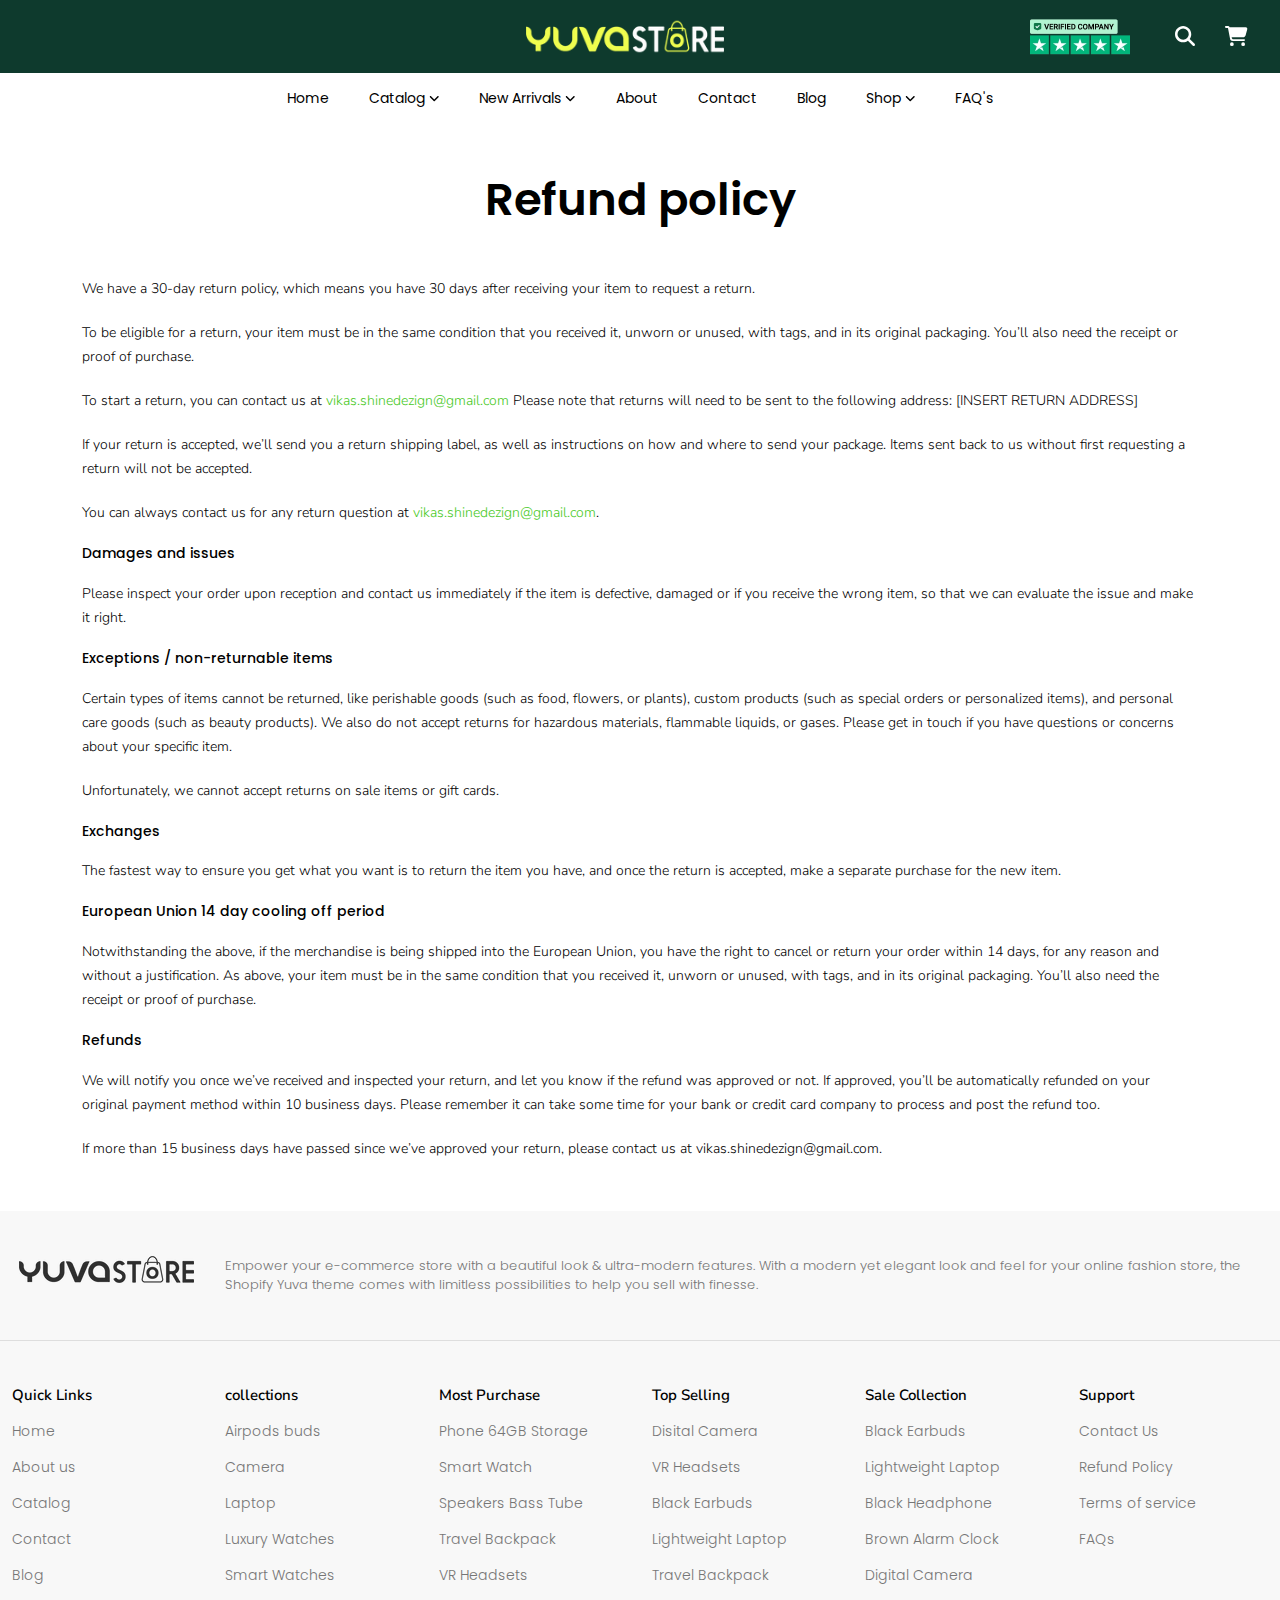
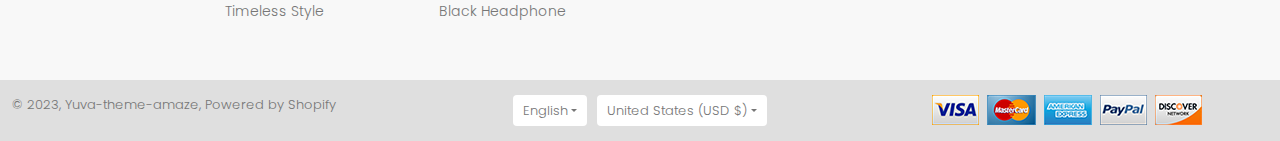
<file: refund-policy.html>
<!DOCTYPE html>
<html lang="en">

<head>
    <meta charset="UTF-8">
    <meta http-equiv="X-UA-Compatible" content="IE=edge">
    <meta name="viewport" content="width=device-width, initial-scale=1.0">
    <title>Refund Policy</title>
    <link rel="stylesheet" href="./assets/css/all.min.css">
    <link rel="stylesheet" href="./assets/css/bootstrap.min.css">
    <link rel="stylesheet" href="./assets/css/splide.min.css">
    <link rel="stylesheet" href="./assets/css/slick.css">
    <link rel="stylesheet" href="./assets/css/style.css">
    <link rel="stylesheet" href="./assets/css/responsive.css">
</head>

<body>

    <!-- ============================ header area start ============================ -->
    <header id="header" class="header">
        <div class="container">
            <div class="row" style="align-items: center;">
                <div class="col-lg-7 col-8">
                    <div class="head-logo text-end">
                        <div class="responisve-nav-icon d-block d-lg-none">
                             <a data-bs-toggle="offcanvas" href="#offcanvasExample" role="button" aria-controls="offcanvasExample">
                                <i class="fa-solid fa-bars"></i>
                              </a>
                        </div>
                        <a href="#">
                            <img src="./assets/images/new_logo.avif" alt="new_logo">
                        </a>
                    </div>
                </div>
                <div class="col-lg-5 col-4">
                    <div class="header-right d-flex" style="justify-content: end; align-items: center;">
                        <div class="head-right-img text-end d-none d-lg-block">
                            <img src="./assets/images/trustpilot_1.avif" alt="trustpilot_1" width="200" height="86">
                        </div>
                        <div class="head-right-icon">
                            <a href="#" class="serch-icon" data-bs-toggle="offcanvas" data-bs-target="#offcanvasTop" aria-controls="offcanvasTop"><i class="fa-solid fa-magnifying-glass"></i></a>
                            <a href="#" data-bs-toggle="offcanvas" data-bs-target="#offcanvasRight" aria-controls="offcanvasRight"><i class="fa-solid fa-cart-shopping"></i></a>
                        </div>
                    </div>
                </div>
            </div>
        </div>
        <nav id="navbar" class="d-none d-lg-block">
            <div class="container">
                <ul class="nav-wrapper">
                    <li class="nav-item"><a href="Index.html">Home</a></li>
                    <li class="nav-item cat-megamenu-show"><a href="#">Catalog <i class="fa-solid fa-angle-down"></i></a></li>
                    <li class="nav-item arri-megamenu-show"><a href="#">New Arrivals <i class="fa-solid fa-angle-down"></i></a></li>
                    <li class="nav-item"><a href="about-us.html">About</a></li>
                    <li class="nav-item"><a href="contact.html">Contact</a></li>
                    <li class="nav-item"><a href="news.html">Blog</a></li>
                    <li class="nav-item shop-megamenu-show"><a href="#">Shop <i class="fa-solid fa-angle-down"></i></a></li>
                    <li class="nav-item"><a href="faqs.html">FAQ's</a></li>
                </ul>
            </div>
            <div class="catalog-megamenu">
                <div class="container">
                    <div class="row" style="align-items: center;">
                        <div class="col-lg-6">
                            <div class="catalog-inner-menu-item">
                                <div class="row">
                                    <div class="col-lg-6">
                                        <h6>Airpods Buds</h6>
                                        <ul>
                                            <li>
                                                <div class="row" style="align-items: center;">
                                                    <div class="col-lg-3">
                                                        <div class="catalog-menu-item-img">
                                                          <a href="Product-single.html"><img src="./assets/images/product1.webp" class="w-100 img-fluid" alt="product1"></a>
                                                        </div>
                                                    </div>
                                                    <div class="col-lg-9">
                                                        <div class="catalog-menu-item-text">
                                                            <a href="Product-single.html">VR Headsets</a>
                                                            <h5>$500.00</h5>
                                                        </div>
                                                    </div>
                                                </div>
                                            </li>
                                            <li>
                                                <div class="row" style="align-items: center;">
                                                    <div class="col-lg-3">
                                                        <div class="catalog-menu-item-img">
                                                           <a href="Product-single.html"> <img src="./assets/images/product2.webp" class="w-100 img-fluid" alt="product2"></a>
                                                        </div>
                                                    </div>
                                                    <div class="col-lg-9">
                                                        <div class="catalog-menu-item-text">
                                                            <a href="Product-single.html">Phone 64GB storage</a>
                                                            <h5>$5.56</h5>
                                                        </div>
                                                    </div>
                                                </div>
                                            </li>
                                            <li>
                                                <div class="row" style="align-items: center;">
                                                    <div class="col-lg-3">
                                                        <div class="catalog-menu-item-img">
                                                            <a href="Product-single.html"><img src="./assets/images/product3.webp" class="w-100 img-fluid" alt="product3"></a>
                                                        </div>
                                                    </div>
                                                    <div class="col-lg-9">
                                                        <div class="catalog-menu-item-text">
                                                            <a href="Product-single.html">Specker Bass Tube</a>
                                                            <h5>$1,250.00</h5>
                                                        </div>
                                                    </div>
                                                </div>
                                            </li>
                                            <li>
                                                <div class="row" style="align-items: center;">
                                                    <div class="col-lg-3">
                                                        <div class="catalog-menu-item-img">
                                                            <a href="Product-single.html"><img src="./assets/images/product6.webp" class="w-100 img-fluid" alt="product6"></a>
                                                        </div>
                                                    </div>
                                                    <div class="col-lg-9">
                                                        <div class="catalog-menu-item-text">
                                                            <a href="Product-single.html">Travel Backpack</a>
                                                            <h5>$300.00</h5>
                                                        </div>
                                                    </div>
                                                </div>
                                            </li>
                                        </ul>
                                    </div>
                                    <div class="col-lg-6">
                                        <h6>Luxury Watches</h6>
                                        <ul>
                                            <li>
                                                <div class="row" style="align-items: center;">
                                                    <div class="col-lg-3">
                                                        <div class="catalog-menu-item-img">
                                                          <a href="Product-single.html"><img src="./assets/images/product4.webp" class="w-100 img-fluid" alt="product4"></a>
                                                        </div>
                                                    </div>
                                                    <div class="col-lg-9">
                                                        <div class="catalog-menu-item-text">
                                                            <a href="Product-single.html">Black Earbuds</a>
                                                            <h5>$11.00</h5>
                                                        </div>
                                                    </div>
                                                </div>
                                            </li>
                                            <li>
                                                <div class="row" style="align-items: center;">
                                                    <div class="col-lg-3">
                                                        <div class="catalog-menu-item-img">
                                                           <a href="Product-single.html"> <img src="./assets/images/product5.webp" class="w-100 img-fluid" alt="product5"></a>
                                                        </div>
                                                    </div>
                                                    <div class="col-lg-9">
                                                        <div class="catalog-menu-item-text">
                                                            <a href="Product-single.html">Smart Watch</a>
                                                            <h5>$70.00</h5>
                                                        </div>
                                                    </div>
                                                </div>
                                            </li>
                                            <li>
                                                <div class="row" style="align-items: center;">
                                                    <div class="col-lg-3">
                                                        <div class="catalog-menu-item-img">
                                                            <a href="Product-single.html"><img src="./assets/images/product3.webp" class="w-100 img-fluid" alt="product3"></a>
                                                        </div>
                                                    </div>
                                                    <div class="col-lg-9">
                                                        <div class="catalog-menu-item-text">
                                                            <a href="Product-single.html">Specker Bass Tube</a>
                                                            <h5>$1,250.00</h5>
                                                        </div>
                                                    </div>
                                                </div>
                                            </li>
                                            <li>
                                                <div class="row" style="align-items: center;">
                                                    <div class="col-lg-3">
                                                        <div class="catalog-menu-item-img">
                                                            <a href="Product-single.html"><img src="./assets/images/product7.webp" class="w-100 img-fluid" alt="product7"></a>
                                                        </div>
                                                    </div>
                                                    <div class="col-lg-9">
                                                        <div class="catalog-menu-item-text">
                                                            <a href="Product-single.html">Lightweight Laptop</a>
                                                            <h5>$200.00</h5>
                                                        </div>
                                                    </div>
                                                </div>
                                            </li>
                                        </ul>
                                    </div>
                                </div>
                            </div>
                        </div>
                        <div class="col-lg-6">
                            <div class="row">
                                <div class="col-lg-6">
                                    <div class="catalog-megamenu-right-img">
                                        <a href="#"><img src="./assets/images/col_6.webp" class="w-100 img-fluid" alt="col_6"></a>
                                    </div>
                                </div>
                                <div class="col-lg-6">
                                    <div class="catalog-megamenu-right-img">
                                        <a href="#"><img src="./assets/images/col_2.webp" class="w-100 img-fluid" alt="col_2"></a>
                                    </div>
                                </div>
                        </div>
                    </div>
                </div>
            </div>
            </div>
            <div class="arrival-megamenu">
                <div class="container">
                    <div class="row">
                        <div class="col-lg-2">
                            <div class="arrivals-megamenu-item">
                                <div class="arri-meg-item-img">
                                    <a href="Product-single.html"><img src="./assets/images/product4.webp" class="w-100 img-fluid" alt="product4"></a>
                                </div>
                                <div class="arri-meg-item-text">
                                  <a href="Product-single.html">Black Earbuds</a>
                                  <p>$11.00</p>
                                </div>
                            </div>
                        </div>
                        <div class="col-lg-2">
                            <div class="arrivals-megamenu-item">
                                <div class="arri-meg-item-img">
                                    <a href="Product-single.html"><img src="./assets/images/product8.webp" class="w-100 img-fluid" alt="product8"></a>
                                </div>
                                <div class="arri-meg-item-text">
                                  <a href="Product-single.html">Brown alarm clock</a>
                                  <p>$59.99</p>
                                </div>
                            </div>
                        </div>
                        <div class="col-lg-2">
                            <div class="arrivals-megamenu-item">
                                <div class="arri-meg-item-img">
                                    <a href="Product-single.html"><img src="./assets/images/product9.webp" class="w-100 img-fluid" alt="product9"></a>
                                </div>
                                <div class="arri-meg-item-text">
                                  <a href="Product-single.html">disital camera</a>
                                  <p>$125.00</p>
                                </div>
                            </div>
                        </div>
                        <div class="col-lg-2">
                            <div class="arrivals-megamenu-item">
                                <div class="arri-meg-item-img">
                                    <a href="Product-single.html"><img src="./assets/images/product1.webp" class="w-100 img-fluid" alt="product1"></a>
                                </div>
                                <div class="arri-meg-item-text">
                                  <a href="Product-single.html">VR Headsets</a>
                                  <p>$500.00</p>
                                </div>
                            </div>
                        </div>
                        <div class="col-lg-2">
                            <div class="arrivals-megamenu-item">
                                <div class="arri-meg-item-img">
                                    <a href="Product-single.html"><img src="./assets/images/product5.webp" class="w-100 img-fluid" alt="product5"></a>
                                </div>
                                <div class="arri-meg-item-text">
                                  <a href="Product-single.html">smart wtach</a>
                                  <p>$70.00</p>
                                </div>
                            </div>
                        </div>
                        <div class="col-lg-2">
                            <div class="arrivals-megamenu-item">
                                <div class="arri-meg-item-img">
                                    <a href="Product-single.html"><img src="./assets/images/product10.webp" class="w-100 img-fluid" alt="product10"></a>
                                </div>
                                <div class="arri-meg-item-text">
                                  <a href="Product-single.html">Black headphone</a>
                                  <p>$200.00</p>
                                </div>
                            </div>
                        </div>
                    </div>
                </div>
            </div>
            <div class="shop-megamenu">
                <div class="container">
                    <div class="row">
                        <div class="col-lg-3">
                            <div class="shop-megamenu-item">
                                <ul>
                                    <li class="list-head"><a href="product.html">Airods buds</a></li>
                                    <li><a href="Product-single.html">VR Headsets</a></li>
                                    <li><a href="Product-single.html">Phone 64GB storage</a></li>
                                    <li><a href="Product-single.html">Speakers Bass Tube</a></li>
                                    <li><a href="Product-single.html">Travel Backpack</a></li>
                                    <li><a href="Product-single.html">Black Earbuds</a></li>
                                    <li><a href="Product-single.html">Brown Alarm Clock</a></li>
                                    <li><a href="Product-single.html">Smart Watch</a></li>
                                    <li class="list-head"><a href="product.html">Mobile</a></li>
                                    <li><a href="Product-single.html">VR Headsets</a></li>
                                    <li><a href="Product-single.html">Speakers Bass Tube</a></li>
                                    <li><a href="Product-single.html">Travel Backpack</a></li>
                                    <li><a href="Product-single.html">Black Earbuds</a></li>
                                    <li><a href="Product-single.html">Brown Alarm Clock</a></li>
                                    <li><a href="Product-single.html">Smart Watch</a></li>
                                    <li><a href="Product-single.html">Black Headphone</a></li>
                                </ul>
                            </div>
                        </div>
                        <div class="col-lg-3">
                            <div class="shop-megamenu-item">
                                <ul class="other-color">
                                    <li class="list-head"><a href="product.html">Camera</a></li>
                                    <li><a href="Product-single.html">VR Headsets</a></li>
                                    <li><a href="Product-single.html">Phone 64GB storage</a></li>
                                    <li><a href="Product-single.html">Speakers Bass Tube</a></li>
                                    <li><a href="Product-single.html">Travel Backpack</a></li>
                                    <li><a href="Product-single.html">Black Earbuds</a></li>
                                    <li><a href="Product-single.html">Brown Alarm Clock</a></li>
                                    <li><a href="Product-single.html">Smart Watch</a></li>
                                    <li class="list-head"><a href="product.html">Smart Watches</a></li>
                                    <li><a href="Product-single.html">VR Headsets</a></li>
                                    <li><a href="Product-single.html">Speakers Bass Tube</a></li>
                                    <li><a href="Product-single.html">Travel Backpack</a></li>
                                    <li><a href="Product-single.html">Black Earbuds</a></li>
                                    <li><a href="Product-single.html">Brown Alarm Clock</a></li>
                                    <li><a href="Product-single.html">Smart Watch</a></li>
                                    <li><a href="Product-single.html">Black Headphone</a></li>
                                </ul>
                            </div>
                        </div>
                        <div class="col-lg-3">
                            <div class="shop-megamenu-item">
                                <ul>
                                    <li class="list-head"><a href="product.html">Laptop</a></li>
                                    <li><a href="Product-single.html">VR Headsets</a></li>
                                    <li><a href="Product-single.html">Phone 64GB storage</a></li>
                                    <li><a href="Product-single.html">Speakers Bass Tube</a></li>
                                    <li><a href="Product-single.html">Travel Backpack</a></li>
                                    <li><a href="Product-single.html">Black Earbuds</a></li>
                                    <li><a href="Product-single.html">Brown Alarm Clock</a></li>
                                    <li><a href="Product-single.html">Smart Watch</a></li>
                                    <li class="list-head"><a href="product.html">Speaker</a></li>
                                    <li><a href="Product-single.html">VR Headsets</a></li>
                                    <li><a href="Product-single.html">Speakers Bass Tube</a></li>
                                    <li><a href="Product-single.html">Travel Backpack</a></li>
                                    <li><a href="Product-single.html">Black Earbuds</a></li>
                                    <li><a href="Product-single.html">Brown Alarm Clock</a></li>
                                    <li><a href="Product-single.html">Smart Watch</a></li>
                                    <li><a href="Product-single.html">Black Headphone</a></li>
                                </ul>
                            </div>
                        </div>
                        <div class="col-lg-3">
                            <div class="shop-megamenu-item">
                                <ul class="other-color">
                                    <li class="list-head"><a href="product.html">Luxury Watches</a></li>
                                    <li><a href="Product-single.html">VR Headsets</a></li>
                                    <li><a href="Product-single.html">Phone 64GB storage</a></li>
                                    <li><a href="Product-single.html">Speakers Bass Tube</a></li>
                                    <li><a href="Product-single.html">Travel Backpack</a></li>
                                    <li><a href="Product-single.html">Black Earbuds</a></li>
                                    <li><a href="Product-single.html">Brown Alarm Clock</a></li>
                                    <li><a href="Product-single.html">Smart Watch</a></li>
                                    <li class="list-head"><a href="product.html">Timeless Style</a></li>
                                    <li><a href="Product-single.html">VR Headsets</a></li>
                                    <li><a href="Product-single.html">Speakers Bass Tube</a></li>
                                    <li><a href="Product-single.html">Travel Backpack</a></li>
                                    <li><a href="Product-single.html">Black Earbuds</a></li>
                                    <li><a href="Product-single.html">Brown Alarm Clock</a></li>
                                    <li><a href="Product-single.html">Smart Watch</a></li>
                                    <li><a href="Product-single.html">Black Headphone</a></li>
                                </ul>
                            </div>
                        </div>
                    </div>
                </div>
            </div>
        </nav>
    </header>
    <div class="search-bar">
        <div class="offcanvas offcanvas-top" tabindex="-1" id="offcanvasTop" aria-labelledby="offcanvasTopLabel">
            <div class="offcanvas-header">
              <button type="button" class="btn-close text-reset" data-bs-dismiss="offcanvas" aria-label="Close"></button>
            </div>
            <div class="offcanvas-body">
              <div class="container">
                <div class="serch-input">
                    <input type="text" placeholder="Search">
                    <i class="fa-solid fa-magnifying-glass"></i>
                </div>
              </div>
            </div>
          </div>
    </div>
    <div class="your-cart">
    <div class="offcanvas offcanvas-end" tabindex="-1" id="offcanvasRight" aria-labelledby="offcanvasRightLabel">
        <div class="offcanvas-header">
        <h5 id="offcanvasRightLabel">Your cart</h5>
        <button type="button" class="btn-close text-reset" data-bs-dismiss="offcanvas" aria-label="Close"></button>
        </div>
        <div class="offcanvas-body">
            <div class="your-cart-item">
                <div class="row">
                    <div class="col-lg-3">
                        <div class="your-cart-item-img">
                            <img src="./assets/images/cart-img1.webp" class="w-100 img-fluid" alt="cart-img1">
                        </div>
                    </div>
                    <div class="col-lg-9">
                        <div class="your-cart-item-ditails">
                            <h5>Speakers Bass Tube</h5>
                            <div class="your-cart-item-quantity d-flex" style="align-items: center;">
                                <div class="cart-quantity">
                                    <button><i class="fa-solid fa-minus"></i></button>
                                    <input type="text" value="1">
                                    <button><i class="fa-solid fa-plus"></i></button>
                                </div>
                                <div class="your-cart-item-price">
                                    <h5>$1,250.00</h5>
                                </div>
                            </div>
                            <div class="cart-close">
                                <i class="fa-solid fa-xmark"></i>
                            </div>
                        </div>
                    </div>
                </div>
                <div class="your-cart-content">
                    <div class="order-note">
                        <h6 class="textarea-slide">Leave A Note With Order</h6>
                        <textarea class="note-textarea"></textarea>
                    </div>
                    <div class="total-cart-price">
                        <h6>Total</h6>
                        <h5>$1,250.00</h5>
                    </div>
                    <p>Texes and shipping calculated at checkout</p>
                    <button>checkout</button>
                    <a href="#">view cart</a>
                </div>
            </div>
        </div>
    </div>
    </div>

    <!-- ---------------------- responsive navbar area start ------------------- -->
    <div class="responsive-navbar d-block d-lg-none">
        <div class="offcanvas offcanvas-start" tabindex="-1" id="offcanvasExample" aria-labelledby="offcanvasExampleLabel">
            <div class="container">
                <div class="offcanvas-header">
                    <button type="button" data-bs-dismiss="offcanvas" aria-label="Close">
                      <i class="fa-solid fa-xmark"></i>
                    </button>
                  </div>
                  <div class="offcanvas-body">
                    <ul class="res-nav-wrapper">
                        <li class="res-nav-item"><a href="Index.html">Home</a></li>
                        <li class="res-nav-item"><a class="res-cat-menu" href="#">Catalog <i class="fa-solid fa-plus"></i></a>
                            <ul class="res-Aipods-menu-wrapper">
                                <li> <a class="res-cat-menu-inner" href="#">Aipods buds <i class="fa-solid fa-plus"></i></a> 
                                    <ul class="res-cat-Aipods-inner-menu">
                                        <li>
                                            <div class="row" style="align-items: center;">
                                                <div class="col-4">
                                                    <div class="res-cat-menu-item-img">
                                                      <a href="Product-single.html"><img src="./assets/images/product1.webp" class="w-100 img-fluid" alt="product1"></a>
                                                    </div>
                                                </div>
                                                <div class="col-8">
                                                    <div class="res-cat-menu-item-text">
                                                        <a href="Product-single.html">VR Headsets</a>
                                                        <h5>$500.00</h5>
                                                    </div>
                                                </div>
                                            </div>
                                        </li>
                                        <li>
                                            <div class="row" style="align-items: center;">
                                                <div class="col-4">
                                                    <div class="res-cat-menu-item-img">
                                                       <a href="Product-single.html"> <img src="./assets/images/product2.webp" class="w-100 img-fluid" alt="product2"></a>
                                                    </div>
                                                </div>
                                                <div class="col-8">
                                                    <div class="res-cat-menu-item-text">
                                                        <a href="Product-single.html">Phone 64GB storage</a>
                                                        <h5>$5.56</h5>
                                                    </div>
                                                </div>
                                            </div>
                                        </li>
                                        <li>
                                            <div class="row" style="align-items: center;">
                                                <div class="col-4">
                                                    <div class="res-cat-menu-item-img">
                                                        <a href="Product-single.html"><img src="./assets/images/product3.webp" class="w-100 img-fluid" alt="product3"></a>
                                                    </div>
                                                </div>
                                                <div class="col-8">
                                                    <div class="res-cat-menu-item-text">
                                                        <a href="Product-single.html">Specker Bass Tube</a>
                                                        <h5>$1,250.00</h5>
                                                    </div>
                                                </div>
                                            </div>
                                        </li>
                                        <li>
                                            <div class="row" style="align-items: center;">
                                                <div class="col-4">
                                                    <div class="res-cat-menu-item-img">
                                                        <a href="Product-single.html"><img src="./assets/images/product6.webp" class="w-100 img-fluid" alt="product6"></a>
                                                    </div>
                                                </div>
                                                <div class="col-8">
                                                    <div class="res-cat-menu-item-text">
                                                        <a href="Product-single.html">Travel Backpack</a>
                                                        <h5>$300.00</h5>
                                                    </div>
                                                </div>
                                            </div>
                                        </li>
                                    </ul>
                                </li> 
                                <li> <a class="res-Watch-menu-inner" href="#">Luxury Watch  <i class="fa-solid fa-plus"></i></a>
                                <ul class="res-cat-Watch-inner-menu">
                                    <li>
                                        <div class="row" style="align-items: center;">
                                            <div class="col-4">
                                                <div class="res-cat-menu-item-img">
                                                  <a href="Product-single.html"><img src="./assets/images/product4.webp" class="w-100 img-fluid" alt="product4"></a>
                                                </div>
                                            </div>
                                            <div class="col-8">
                                                <div class="res-cat-menu-item-text">
                                                    <a href="Product-single.html">Black Earbuds</a>
                                                    <h5>$11.00</h5>
                                                </div>
                                            </div>
                                        </div>
                                    </li>
                                    <li>
                                        <div class="row" style="align-items: center;">
                                            <div class="col-4">
                                                <div class="res-cat-menu-item-img">
                                                   <a href="Product-single.html"> <img src="./assets/images/product5.webp" class="w-100 img-fluid" alt="product5"></a>
                                                </div>
                                            </div>
                                            <div class="col-8">
                                                <div class="res-cat-menu-item-text">
                                                    <a href="Product-single.html">Smart Watch</a>
                                                    <h5>$70.00</h5>
                                                </div>
                                            </div>
                                        </div>
                                    </li>
                                    <li>
                                        <div class="row" style="align-items: center;">
                                            <div class="col-4">
                                                <div class="res-cat-menu-item-img">
                                                    <a href="Product-single.html"><img src="./assets/images/product3.webp" class="w-100 img-fluid" alt="product3"></a>
                                                </div>
                                            </div>
                                            <div class="col-8">
                                                <div class="res-cat-menu-item-text">
                                                    <a href="Product-single.html">Specker Bass Tube</a>
                                                    <h5>$1,250.00</h5>
                                                </div>
                                            </div>
                                        </div>
                                    </li>
                                    <li>
                                        <div class="row" style="align-items: center;">
                                            <div class="col-4">
                                                <div class="res-cat-menu-item-img">
                                                    <a href="Product-single.html"><img src="./assets/images/product7.webp" class="w-100 img-fluid" alt="product7"></a>
                                                </div>
                                            </div>
                                            <div class="col-8">
                                                <div class="res-cat-menu-item-text">
                                                    <a href="Product-single.html">Lightweight Laptop</a>
                                                    <h5>$200.00</h5>
                                                </div>
                                            </div>
                                        </div>
                                    </li>
                                </ul>
                                </li>
                                <li> <a href="#"> <img src="./assets/images/col_6.webp" class="w-100 img-fluid" alt="col_6"></a> </li>
                                <li> <a href="#"> <img src="./assets/images/col_2.webp" class="w-100 img-fluid" alt="col_2"></a> </li>
                            </ul>
                        </li>
                        <li class="res-nav-item"><a class="res-arrivals-menu" href="#">New Arrivals <i class="fa-solid fa-plus"></i></a>
                           <div class="arrivals-dropdown">
                            <div class="row">
                                <div class="col-12">
                                    <div class="arrivals-megamenu-item">
                                        <div class="arri-meg-item-img">
                                            <a href="Product-single.html"><img src="./assets/images/product4.webp" class="w-100 img-fluid" alt="product4"></a>
                                        </div>
                                        <div class="arri-meg-item-text">
                                          <a href="Product-single.html">Black Earbuds</a>
                                          <p>$11.00</p>
                                        </div>
                                    </div>
                                </div>
                                <div class="col-12">
                                    <div class="arrivals-megamenu-item">
                                        <div class="arri-meg-item-img">
                                            <a href="Product-single.html"><img src="./assets/images/product8.webp" class="w-100 img-fluid" alt="product8"></a>
                                        </div>
                                        <div class="arri-meg-item-text">
                                          <a href="Product-single.html">Brown alarm clock</a>
                                          <p>$59.99</p>
                                        </div>
                                    </div>
                                </div>
                                <div class="col-12">
                                    <div class="arrivals-megamenu-item">
                                        <div class="arri-meg-item-img">
                                            <a href="Product-single.html"><img src="./assets/images/product9.webp" class="w-100 img-fluid" alt="product9"></a>
                                        </div>
                                        <div class="arri-meg-item-text">
                                          <a href="Product-single.html">disital camera</a>
                                          <p>$125.00</p>
                                        </div>
                                    </div>
                                </div>
                                <div class="col-12">
                                    <div class="arrivals-megamenu-item">
                                        <div class="arri-meg-item-img">
                                            <a href="Product-single.html"><img src="./assets/images/product1.webp" class="w-100 img-fluid" alt="product1"></a>
                                        </div>
                                        <div class="arri-meg-item-text">
                                          <a href="Product-single.html">VR Headsets</a>
                                          <p>$500.00</p>
                                        </div>
                                    </div>
                                </div>
                                <div class="col-12">
                                    <div class="arrivals-megamenu-item">
                                        <div class="arri-meg-item-img">
                                            <a href="Product-single.html"><img src="./assets/images/product5.webp" class="w-100 img-fluid" alt="product5"></a>
                                        </div>
                                        <div class="arri-meg-item-text">
                                          <a href="Product-single.html">smart wtach</a>
                                          <p>$70.00</p>
                                        </div>
                                    </div>
                                </div>
                                <div class="col-12">
                                    <div class="arrivals-megamenu-item">
                                        <div class="arri-meg-item-img">
                                            <a href="Product-single.html"><img src="./assets/images/product10.webp" class="w-100 img-fluid" alt="product10"></a>
                                        </div>
                                        <div class="arri-meg-item-text">
                                          <a href="Product-single.html">Black headphone</a>
                                          <p>$200.00</p>
                                        </div>
                                    </div>
                                </div>
                            </div>
                           </div>
                        </li>
                        <li class="res-nav-item"><a href="about-us.html">About</a></li>
                        <li class="res-nav-item"><a href="contact.html">Contact</a></li>
                        <li class="res-nav-item"><a href="news.html">Blog</a></li>
                        <li class="res-nav-item"><a class="res-shop-menu" href="#">Shop <i class="fa-solid fa-plus"></i></a>
                        <ul class="shop-dropdown">
                            <li><a class="airpods-dropdown-show" href="#">Airpods buds <i class="fa-solid fa-plus"></i></a>
                                <ul class="aripods-dropdown">
                                    <li><a href="Product-single.html">VR Headsets</a></li>
                                    <li><a href="Product-single.html">Phone 64GB storage</a></li>
                                    <li><a href="Product-single.html">Speakers Bass Tube</a></li>
                                    <li><a href="Product-single.html">Travel Backpack</a></li>
                                    <li><a href="Product-single.html">Black Earbuds</a></li>
                                    <li><a href="Product-single.html">Brown Alarm Clock</a></li>
                                    <li><a href="Product-single.html">Smart Watch</a></li>
                                </ul>
                            </li>
                            <li><a class="camera-dropdown-show" href="#">Camera <i class="fa-solid fa-plus"></i></a>
                               <ul class="camera-dropdown">
                                <li><a href="Product-single.html">VR Headsets</a></li>
                                <li><a href="Product-single.html">Phone 64GB storage</a></li>
                                <li><a href="Product-single.html">Speakers Bass Tube</a></li>
                                <li><a href="Product-single.html">Travel Backpack</a></li>
                                <li><a href="Product-single.html">Black Earbuds</a></li>
                                <li><a href="Product-single.html">Brown Alarm Clock</a></li>
                                <li><a href="Product-single.html">Smart Watch</a></li>
                               </ul>
                            </li>
                            <li><a class="laptop-dropdown-show" href="#">Laptop <i class="fa-solid fa-plus"></i></a>
                                <ul class="laptop-dropdown">
                                    <li><a href="Product-single.html">VR Headsets</a></li>
                                    <li><a href="Product-single.html">Phone 64GB storage</a></li>
                                    <li><a href="Product-single.html">Speakers Bass Tube</a></li>
                                    <li><a href="Product-single.html">Travel Backpack</a></li>
                                    <li><a href="Product-single.html">Black Earbuds</a></li>
                                    <li><a href="Product-single.html">Brown Alarm Clock</a></li>
                                    <li><a href="Product-single.html">Smart Watch</a></li> 
                                </ul>
                            </li>
                            <li><a class="luxury-dropdown-show" href="#">Luxury Watch <i class="fa-solid fa-plus"></i></a>
                                <ul class="luxury-dropdown">
                                    <li><a href="Product-single.html">VR Headsets</a></li>
                                    <li><a href="Product-single.html">Phone 64GB storage</a></li>
                                    <li><a href="Product-single.html">Speakers Bass Tube</a></li>
                                    <li><a href="Product-single.html">Travel Backpack</a></li>
                                    <li><a href="Product-single.html">Black Earbuds</a></li>
                                    <li><a href="Product-single.html">Brown Alarm Clock</a></li>
                                    <li><a href="Product-single.html">Smart Watch</a></li>
                                </ul>
                            </li>
                            <li><a class="mobile-dropdown-show" href="#">Mobile <i class="fa-solid fa-plus"></i></a> 
                                <ul class="mobile-dropdown">
                                    <li><a href="Product-single.html">VR Headsets</a></li>
                                    <li><a href="Product-single.html">Speakers Bass Tube</a></li>
                                    <li><a href="Product-single.html">Travel Backpack</a></li>
                                    <li><a href="Product-single.html">Black Earbuds</a></li>
                                    <li><a href="Product-single.html">Brown Alarm Clock</a></li>
                                    <li><a href="Product-single.html">Smart Watch</a></li>
                                    <li><a href="Product-single.html">Black Headphone</a></li>
                                </ul>
                            </li>
                            <li><a class="watches-dropdown-show" href="#">Smart Watches <i class="fa-solid fa-plus"></i></a>
                                <ul class="watches-dropdown">
                                    <li><a href="Product-single.html">VR Headsets</a></li>
                                    <li><a href="Product-single.html">Speakers Bass Tube</a></li>
                                    <li><a href="Product-single.html">Travel Backpack</a></li>
                                    <li><a href="Product-single.html">Black Earbuds</a></li>
                                    <li><a href="Product-single.html">Brown Alarm Clock</a></li>
                                    <li><a href="Product-single.html">Smart Watch</a></li>
                                    <li><a href="Product-single.html">Black Headphone</a></li>
                                </ul>
                            </li>
                            <li><a class="speaker-dropdown-show" href="#">Speaker  <i class="fa-solid fa-plus"></i></a>
                                <ul class="speaker-dropdown">
                                    <li><a href="Product-single.html">VR Headsets</a></li>
                                    <li><a href="Product-single.html">Speakers Bass Tube</a></li>
                                    <li><a href="Product-single.html">Travel Backpack</a></li>
                                    <li><a href="Product-single.html">Black Earbuds</a></li>
                                    <li><a href="Product-single.html">Brown Alarm Clock</a></li>
                                    <li><a href="Product-single.html">Smart Watch</a></li>
                                    <li><a href="Product-single.html">Black Headphone</a></li>
                                </ul>
                            </li>
                            <li><a class="timeless-dropdown-show" href="#">Timeless Style <i class="fa-solid fa-plus"></i></a>
                                <ul class="timeless-dropdown">
                                    <li><a href="Product-single.html">VR Headsets</a></li>
                                    <li><a href="Product-single.html">Speakers Bass Tube</a></li>
                                    <li><a href="Product-single.html">Travel Backpack</a></li>
                                    <li><a href="Product-single.html">Black Earbuds</a></li>
                                    <li><a href="Product-single.html">Brown Alarm Clock</a></li>
                                    <li><a href="Product-single.html">Smart Watch</a></li>
                                    <li><a href="Product-single.html">Black Headphone</a></li>
                                </ul>
                            </li>
                        </ul>
                        </li>
                        <li class="res-nav-item"><a href="faqs.html">FAQ's</a></li>
                    </ul>
                    <div class="res-navbar-social">
                        <a href="#"><i class="fa-brands fa-facebook-f"></i></a>
                        <a href="#"><i class="fa-brands fa-twitter"></i></a>
                        <a href="#"><i class="fa-brands fa-linkedin-in"></i></a>
                        <a href="#"><i class="fa-brands fa-instagram"></i></a>
                        <a href="#"><i class="fa-brands fa-pinterest-p"></i></a>
                    </div>
                    <div class="company-verify">
                        <img src="./assets/images/trustpilot_1.avif" alt="trustpilot_1">
                    </div>
                  </div>
            </div>
          </div>
          
    </div>
    <!-- ---------------------- responsive navbar area end ------------------- -->

    <!-- ============================ header area end ============================ -->

    
    <!-- ============================ refund-policy area start ============================ -->
    <section id="refund">
        <div class="container-sm">
            <div class="refund-title">
                <h2>Refund policy</h2>
            </div>
            <div class="refoud-text">
                <p>We have a 30-day return policy, which means you have 30 days after receiving your item to request a return.</p>
                <p>To be eligible for a return, your item must be in the same condition that you received it, unworn or unused, with tags, and in its original packaging. You’ll also need the receipt or proof of purchase.</p>
                <p>To start a return, you can contact us at <a href="#">vikas.shinedezign@gmail.com</a> Please note that returns will need to be sent to the following address: [INSERT RETURN ADDRESS]</p>
                <p>If your return is accepted, we’ll send you a return shipping label, as well as instructions on how and where to send your package. Items sent back to us without first requesting a return will not be accepted.</p>
                <p>You can always contact us for any return question at <a href="#">vikas.shinedezign@gmail.com</a>.</p>
                <h5>Damages and issues</h5>
                <p>Please inspect your order upon reception and contact us immediately if the item is defective, damaged or if you receive the wrong item, so that we can evaluate the issue and make it right.</p>
                <h5>Exceptions / non-returnable items</h5>
                <p>Certain types of items cannot be returned, like perishable goods (such as food, flowers, or plants), custom products (such as special orders or personalized items), and personal care goods (such as beauty products). We also do not accept returns for hazardous materials, flammable liquids, or gases. Please get in touch if you have questions or concerns about your specific item.</p>
                <p>Unfortunately, we cannot accept returns on sale items or gift cards.</p>
                <h5>Exchanges</h5>
                <p>The fastest way to ensure you get what you want is to return the item you have, and once the return is accepted, make a separate purchase for the new item.</p>
                <h5>European Union 14 day cooling off period</h5>
                <p>Notwithstanding the above, if the merchandise is being shipped into the European Union, you have the right to cancel or return your order within 14 days, for any reason and without a justification. As above, your item must be in the same condition that you received it, unworn or unused, with tags, and in its original packaging. You’ll also need the receipt or proof of purchase.</p>
                <h5>Refunds</h5>
                <p>We will notify you once we’ve received and inspected your return, and let you know if the refund was approved or not. If approved, you’ll be automatically refunded on your original payment method within 10 business days. Please remember it can take some time for your bank or credit card company to process and post the refund too.</p>
                <p>If more than 15 business days have passed since we’ve approved your return, please contact us at vikas.shinedezign@gmail.com.</p>
            </div>
        </div>
    </section>
    <!-- ============================ refund-policy area end ============================ -->

    <!-- ============================ footer area start ============================ -->
    <footer id="footer">
        <div class="footer-top">
            <div class="container">
                <div class="row mobile-row">
                    <div class="col-lg-3 col-xl-2 col-md-3">
                        <div class="footer-logo">
                            <a href="Index.html">
                                <img src="./assets/images/footer-logo.webp" alt="footer-logo">
                            </a>
                        </div>
                    </div>
                    <div class="col-lg-9 col-xl-10 col-md-9">
                        <div class="footer-top-text">
                            <p>Empower your e-commerce store with a beautiful look & ultra-modern features. With a modern yet elegant look and feel for your online fashion store, the Shopify Yuva theme comes with limitless possibilities to help you sell with finesse.</p>
                        </div>
                    </div>
                </div>
            </div>
        </div>
        <div class="footer-middle">
            <div class="container">
                <div class="row">
                    <div class="col-lg-2 col-6 col-sm-4 col-md-3">
                        <div class="footer-middle-item">
                            <ul>
                                <h4>Quick Links</h4>
                                <li><a href="Index.html">Home</a></li>
                                <li><a href="about-us.html">About us</a></li>
                                <li><a href="">Catalog</a></li>
                                <li><a href="contact.html">Contact</a></li>
                                <li><a href="news.html">Blog</a></li>
                            </ul>
                        </div>
                    </div>
                    <div class="col-lg-2 col-6 col-sm-4 col-md-3">
                        <div class="footer-middle-item">
                            <ul>
                                <h4>collections</h4>
                                <li><a href="product.html">Airpods buds</a></li>
                                <li><a href="product.html">Camera</a></li>
                                <li><a href="product.html">Laptop</a></li>
                                <li><a href="product.html">Luxury Watches</a></li>
                                <li><a href="product.html">Smart Watches</a></li>
                                <li><a href="product.html">Timeless Style</a></li>
                            </ul>
                        </div>
                    </div>
                    <div class="col-lg-2 col-6 col-sm-4 col-md-3">
                        <div class="footer-middle-item">
                            <ul>
                                <h4>Most Purchase</h4>
                                <li><a href="Product-single.html">Phone 64GB Storage</a></li>
                                <li><a href="Product-single.html">Smart Watch</a></li>
                                <li><a href="Product-single.html">Speakers Bass Tube</a></li>
                                <li><a href="Product-single.html">Travel Backpack</a></li>
                                <li><a href="Product-single.html">VR Headsets</a></li>
                                <li><a href="Product-single.html">Black Headphone</a></li>
                            </ul>
                        </div>
                    </div>
                    <div class="col-lg-2 col-6 col-sm-4 col-md-3">
                        <div class="footer-middle-item">
                            <ul>
                                <h4>Top Selling</h4>
                                <li><a href="Product-single.html">Disital Camera</a></li>
                                <li><a href="Product-single.html">VR Headsets</a></li>
                                <li><a href="Product-single.html">Black Earbuds</a></li>
                                <li><a href="Product-single.html">Lightweight Laptop</a></li>
                                <li><a href="Product-single.html">Travel Backpack</a></li>
                            </ul>
                        </div>
                    </div>
                    <div class="col-lg-2 col-6 col-sm-4 col-md-3">
                        <div class="footer-middle-item">
                            <ul>
                                <h4>Sale Collection</h4>
                                <li><a href="#">Black Earbuds</a></li>
                                <li><a href="#">Lightweight Laptop</a></li>
                                <li><a href="#">Black Headphone</a></li>
                                <li><a href="#">Brown Alarm Clock</a></li>
                                <li><a href="#">Digital Camera</a></li>
                            </ul>
                        </div>
                    </div>
                    <div class="col-lg-2 col-6 col-sm-4 col-md-3">
                        <div class="footer-middle-item">
                            <ul>
                                <h4>Support</h4>
                                <li><a href="contact.html">Contact Us</a></li>
                                <li><a href="refund-policy.html">Refund Policy</a></li>
                                <li><a href="terms-serivce.html">Terms of service</a></li>
                                <li><a href="faqs.html">FAQs</a></li>
                            </ul>
                        </div>
                    </div>
                </div>
            </div>
        </div>
        <div class="footer-bottom">
            <div class="container">
                <div class="row mobile-row">
                <div class="col-lg-4 col-md-4">
                    <div class="footer-bottom-left">
                        <p>&copy; 2023, Yuva-theme-amaze, Powered by Shopify</p>
                    </div>
                </div>
                <div class="col-lg-4 col-md-4">
                    <div class="footer-bottom-center text-center">
                        <div class="dropdown Language">
                            <button class="btn btn-secondary dropdown-toggle" type="button" id="dropdownMenuButton1" data-bs-toggle="dropdown" aria-expanded="false">English</button>
                            <ul class="dropdown-menu" aria-labelledby="dropdownMenuButton1">
                              <li><a class="dropdown-item" href="#">English</a></li>
                            </ul>
                          </div>
                        <div class="dropdown currency">
                            <button class="btn btn-secondary dropdown-toggle" type="button" id="dropdownMenuButton1" data-bs-toggle="dropdown" aria-expanded="false">United States (USD $)</button>
                            <ul class="dropdown-menu" aria-labelledby="dropdownMenuButton1">
                              <li><a class="dropdown-item" href="#">United States (USD $)</a></li>
                            </ul>
                          </div>
                    </div>
                </div>
                <div class="col-lg-4 col-md-4">
                    <div class="footer-bottom-right text-end">
                        <img src="./assets/images/payment.png" alt="payment">
                    </div>
                </div>
            </div>
            </div>
        </div>
    </footer>
    <!-- ============================ footer area end ============================ -->


    <script src="./assets/js/jquery-1.12.4.min.js"></script>
    <script src="./assets/js/bootstrap.bundle.min.js"></script>
    <script src="./assets/js/splide.min.js"></script>
    <script src="./assets/js/slick.min.js"></script>
    <script src="./assets/js/all.min.js"></script>
    <script src="./assets/js/script.js"></script>

</body>

</html>
</file>
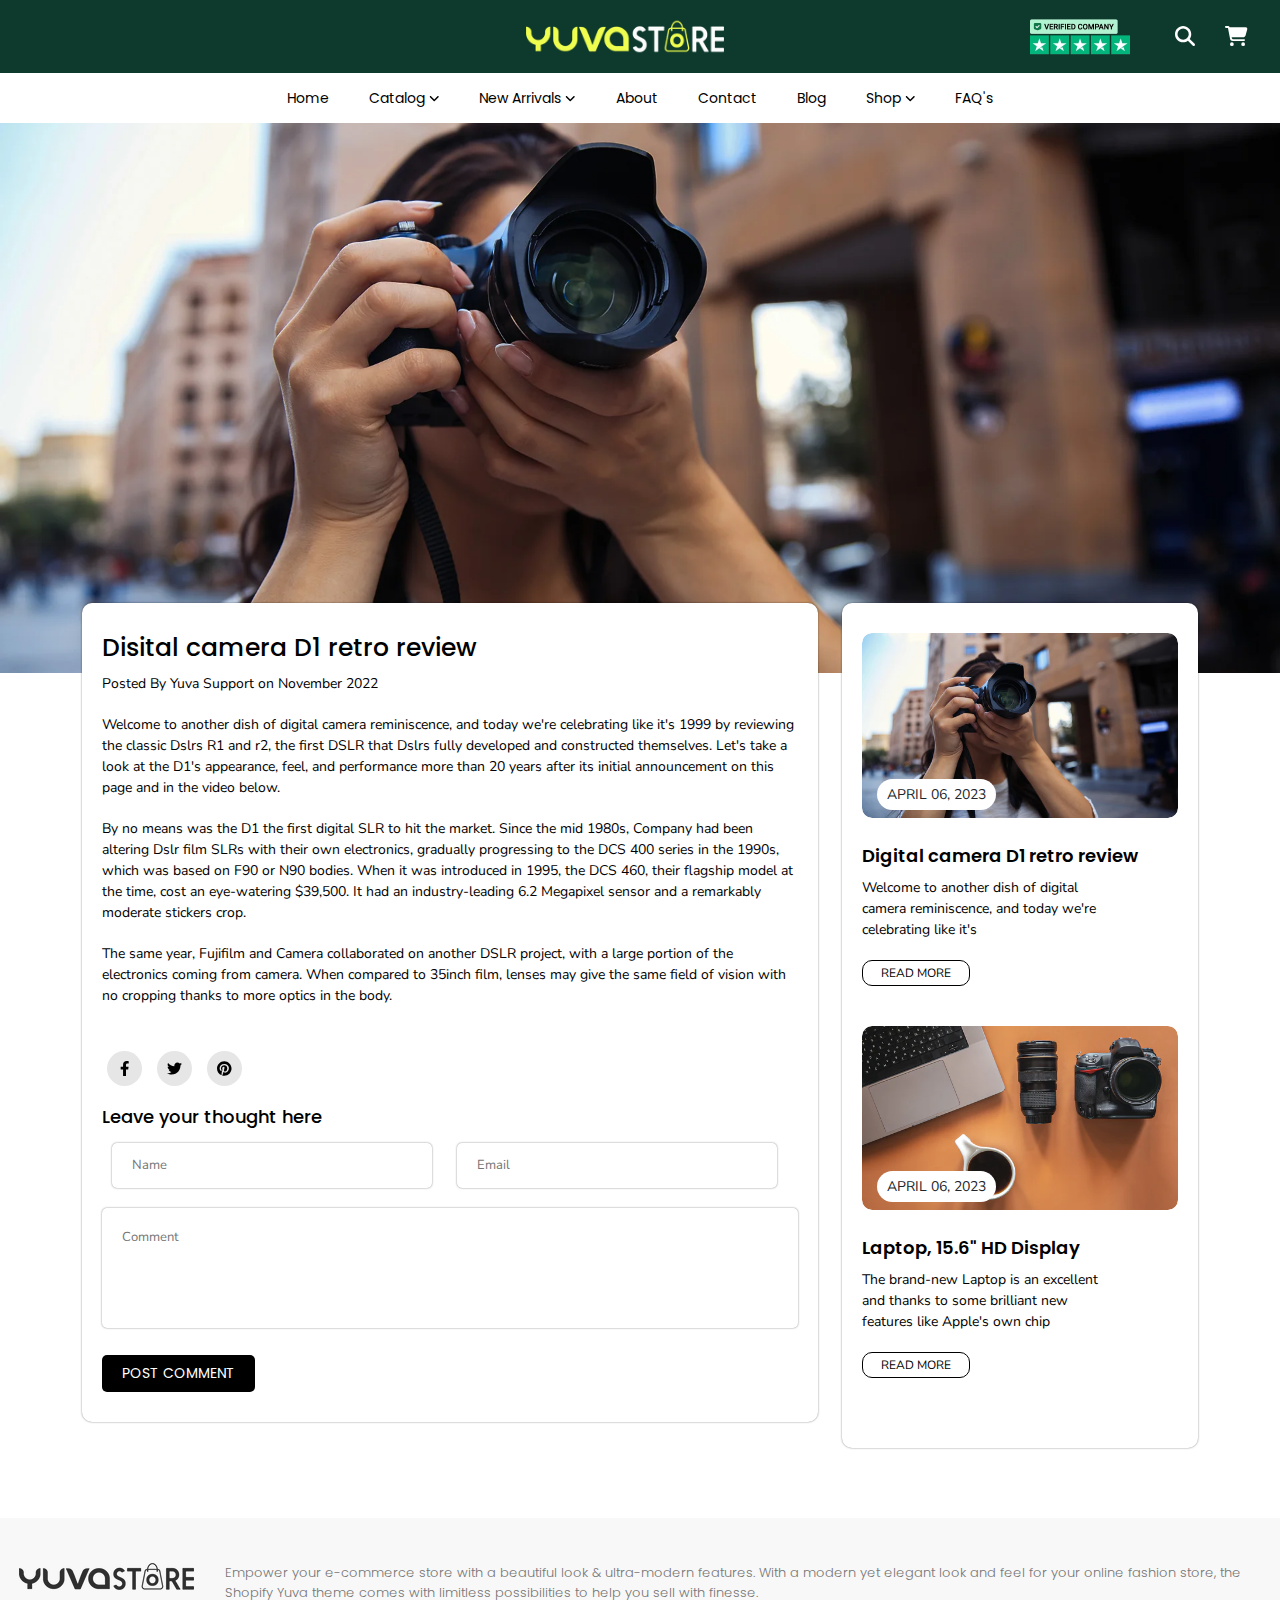
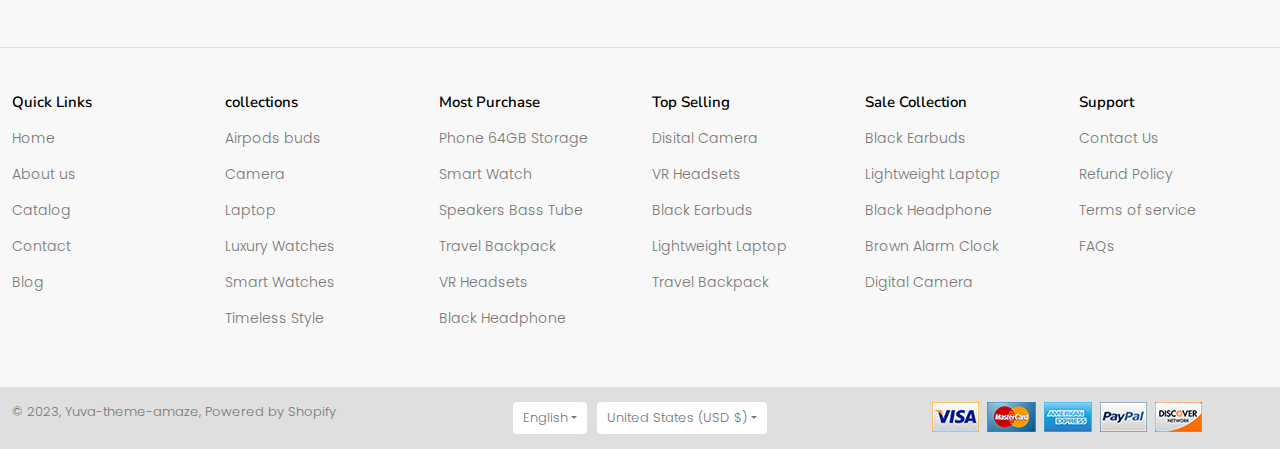
<file: retro-review.html>
<!DOCTYPE html>
<html lang="en">

<head>
    <meta charset="UTF-8">
    <meta http-equiv="X-UA-Compatible" content="IE=edge">
    <meta name="viewport" content="width=device-width, initial-scale=1.0">
    <title>Disital camera 01 retro review</title>
    <link rel="stylesheet" href="./assets/css/all.min.css">
    <link rel="stylesheet" href="./assets/css/bootstrap.min.css">
    <link rel="stylesheet" href="./assets/css/splide.min.css">
    <link rel="stylesheet" href="./assets/css/slick.css">
    <link rel="stylesheet" href="./assets/css/style.css">
    <link rel="stylesheet" href="./assets/css/responsive.css">
</head>

<body>

    <!-- ============================ header area start ============================ -->
    <header id="header" class="header">
        <div class="container">
            <div class="row" style="align-items: center;">
                <div class="col-lg-7 col-8">
                    <div class="head-logo text-end">
                        <div class="responisve-nav-icon d-block d-lg-none">
                             <a data-bs-toggle="offcanvas" href="#offcanvasExample" role="button" aria-controls="offcanvasExample">
                                <i class="fa-solid fa-bars"></i>
                              </a>
                        </div>
                        <a href="#">
                            <img src="./assets/images/new_logo.avif" alt="new_logo">
                        </a>
                    </div>
                </div>
                <div class="col-lg-5 col-4">
                    <div class="header-right d-flex" style="justify-content: end; align-items: center;">
                        <div class="head-right-img text-end d-none d-lg-block">
                            <img src="./assets/images/trustpilot_1.avif" alt="trustpilot_1" width="200" height="86">
                        </div>
                        <div class="head-right-icon">
                            <a href="#" class="serch-icon" data-bs-toggle="offcanvas" data-bs-target="#offcanvasTop" aria-controls="offcanvasTop"><i class="fa-solid fa-magnifying-glass"></i></a>
                            <a href="#" data-bs-toggle="offcanvas" data-bs-target="#offcanvasRight" aria-controls="offcanvasRight"><i class="fa-solid fa-cart-shopping"></i></a>
                        </div>
                    </div>
                </div>
            </div>
        </div>
        <nav id="navbar" class="d-none d-lg-block">
            <div class="container">
                <ul class="nav-wrapper">
                    <li class="nav-item"><a href="Index.html">Home</a></li>
                    <li class="nav-item cat-megamenu-show"><a href="#">Catalog <i class="fa-solid fa-angle-down"></i></a></li>
                    <li class="nav-item arri-megamenu-show"><a href="#">New Arrivals <i class="fa-solid fa-angle-down"></i></a></li>
                    <li class="nav-item"><a href="about-us.html">About</a></li>
                    <li class="nav-item"><a href="contact.html">Contact</a></li>
                    <li class="nav-item"><a href="news.html">Blog</a></li>
                    <li class="nav-item shop-megamenu-show"><a href="#">Shop <i class="fa-solid fa-angle-down"></i></a></li>
                    <li class="nav-item"><a href="faqs.html">FAQ's</a></li>
                </ul>
            </div>
            <div class="catalog-megamenu">
                <div class="container">
                    <div class="row" style="align-items: center;">
                        <div class="col-lg-6">
                            <div class="catalog-inner-menu-item">
                                <div class="row">
                                    <div class="col-lg-6">
                                        <h6>Airpods Buds</h6>
                                        <ul>
                                            <li>
                                                <div class="row" style="align-items: center;">
                                                    <div class="col-lg-3">
                                                        <div class="catalog-menu-item-img">
                                                          <a href="Product-single.html"><img src="./assets/images/product1.webp" class="w-100 img-fluid" alt="product1"></a>
                                                        </div>
                                                    </div>
                                                    <div class="col-lg-9">
                                                        <div class="catalog-menu-item-text">
                                                            <a href="Product-single.html">VR Headsets</a>
                                                            <h5>$500.00</h5>
                                                        </div>
                                                    </div>
                                                </div>
                                            </li>
                                            <li>
                                                <div class="row" style="align-items: center;">
                                                    <div class="col-lg-3">
                                                        <div class="catalog-menu-item-img">
                                                           <a href="Product-single.html"> <img src="./assets/images/product2.webp" class="w-100 img-fluid" alt="product2"></a>
                                                        </div>
                                                    </div>
                                                    <div class="col-lg-9">
                                                        <div class="catalog-menu-item-text">
                                                            <a href="Product-single.html">Phone 64GB storage</a>
                                                            <h5>$5.56</h5>
                                                        </div>
                                                    </div>
                                                </div>
                                            </li>
                                            <li>
                                                <div class="row" style="align-items: center;">
                                                    <div class="col-lg-3">
                                                        <div class="catalog-menu-item-img">
                                                            <a href="Product-single.html"><img src="./assets/images/product3.webp" class="w-100 img-fluid" alt="product3"></a>
                                                        </div>
                                                    </div>
                                                    <div class="col-lg-9">
                                                        <div class="catalog-menu-item-text">
                                                            <a href="Product-single.html">Specker Bass Tube</a>
                                                            <h5>$1,250.00</h5>
                                                        </div>
                                                    </div>
                                                </div>
                                            </li>
                                            <li>
                                                <div class="row" style="align-items: center;">
                                                    <div class="col-lg-3">
                                                        <div class="catalog-menu-item-img">
                                                            <a href="Product-single.html"><img src="./assets/images/product6.webp" class="w-100 img-fluid" alt="product6"></a>
                                                        </div>
                                                    </div>
                                                    <div class="col-lg-9">
                                                        <div class="catalog-menu-item-text">
                                                            <a href="Product-single.html">Travel Backpack</a>
                                                            <h5>$300.00</h5>
                                                        </div>
                                                    </div>
                                                </div>
                                            </li>
                                        </ul>
                                    </div>
                                    <div class="col-lg-6">
                                        <h6>Luxury Watches</h6>
                                        <ul>
                                            <li>
                                                <div class="row" style="align-items: center;">
                                                    <div class="col-lg-3">
                                                        <div class="catalog-menu-item-img">
                                                          <a href="Product-single.html"><img src="./assets/images/product4.webp" class="w-100 img-fluid" alt="product4"></a>
                                                        </div>
                                                    </div>
                                                    <div class="col-lg-9">
                                                        <div class="catalog-menu-item-text">
                                                            <a href="Product-single.html">Black Earbuds</a>
                                                            <h5>$11.00</h5>
                                                        </div>
                                                    </div>
                                                </div>
                                            </li>
                                            <li>
                                                <div class="row" style="align-items: center;">
                                                    <div class="col-lg-3">
                                                        <div class="catalog-menu-item-img">
                                                           <a href="Product-single.html"> <img src="./assets/images/product5.webp" class="w-100 img-fluid" alt="product5"></a>
                                                        </div>
                                                    </div>
                                                    <div class="col-lg-9">
                                                        <div class="catalog-menu-item-text">
                                                            <a href="Product-single.html">Smart Watch</a>
                                                            <h5>$70.00</h5>
                                                        </div>
                                                    </div>
                                                </div>
                                            </li>
                                            <li>
                                                <div class="row" style="align-items: center;">
                                                    <div class="col-lg-3">
                                                        <div class="catalog-menu-item-img">
                                                            <a href="Product-single.html"><img src="./assets/images/product3.webp" class="w-100 img-fluid" alt="product3"></a>
                                                        </div>
                                                    </div>
                                                    <div class="col-lg-9">
                                                        <div class="catalog-menu-item-text">
                                                            <a href="Product-single.html">Specker Bass Tube</a>
                                                            <h5>$1,250.00</h5>
                                                        </div>
                                                    </div>
                                                </div>
                                            </li>
                                            <li>
                                                <div class="row" style="align-items: center;">
                                                    <div class="col-lg-3">
                                                        <div class="catalog-menu-item-img">
                                                            <a href="Product-single.html"><img src="./assets/images/product7.webp" class="w-100 img-fluid" alt="product7"></a>
                                                        </div>
                                                    </div>
                                                    <div class="col-lg-9">
                                                        <div class="catalog-menu-item-text">
                                                            <a href="Product-single.html">Lightweight Laptop</a>
                                                            <h5>$200.00</h5>
                                                        </div>
                                                    </div>
                                                </div>
                                            </li>
                                        </ul>
                                    </div>
                                </div>
                            </div>
                        </div>
                        <div class="col-lg-6">
                            <div class="row">
                                <div class="col-lg-6">
                                    <div class="catalog-megamenu-right-img">
                                        <a href="#"><img src="./assets/images/col_6.webp" class="w-100 img-fluid" alt="col_6"></a>
                                    </div>
                                </div>
                                <div class="col-lg-6">
                                    <div class="catalog-megamenu-right-img">
                                        <a href="#"><img src="./assets/images/col_2.webp" class="w-100 img-fluid" alt="col_2"></a>
                                    </div>
                                </div>
                        </div>
                    </div>
                </div>
            </div>
            </div>
            <div class="arrival-megamenu">
                <div class="container">
                    <div class="row">
                        <div class="col-lg-2">
                            <div class="arrivals-megamenu-item">
                                <div class="arri-meg-item-img">
                                    <a href="Product-single.html"><img src="./assets/images/product4.webp" class="w-100 img-fluid" alt="product4"></a>
                                </div>
                                <div class="arri-meg-item-text">
                                  <a href="Product-single.html">Black Earbuds</a>
                                  <p>$11.00</p>
                                </div>
                            </div>
                        </div>
                        <div class="col-lg-2">
                            <div class="arrivals-megamenu-item">
                                <div class="arri-meg-item-img">
                                    <a href="Product-single.html"><img src="./assets/images/product8.webp" class="w-100 img-fluid" alt="product8"></a>
                                </div>
                                <div class="arri-meg-item-text">
                                  <a href="Product-single.html">Brown alarm clock</a>
                                  <p>$59.99</p>
                                </div>
                            </div>
                        </div>
                        <div class="col-lg-2">
                            <div class="arrivals-megamenu-item">
                                <div class="arri-meg-item-img">
                                    <a href="Product-single.html"><img src="./assets/images/product9.webp" class="w-100 img-fluid" alt="product9"></a>
                                </div>
                                <div class="arri-meg-item-text">
                                  <a href="Product-single.html">disital camera</a>
                                  <p>$125.00</p>
                                </div>
                            </div>
                        </div>
                        <div class="col-lg-2">
                            <div class="arrivals-megamenu-item">
                                <div class="arri-meg-item-img">
                                    <a href="Product-single.html"><img src="./assets/images/product1.webp" class="w-100 img-fluid" alt="product1"></a>
                                </div>
                                <div class="arri-meg-item-text">
                                  <a href="Product-single.html">VR Headsets</a>
                                  <p>$500.00</p>
                                </div>
                            </div>
                        </div>
                        <div class="col-lg-2">
                            <div class="arrivals-megamenu-item">
                                <div class="arri-meg-item-img">
                                    <a href="Product-single.html"><img src="./assets/images/product5.webp" class="w-100 img-fluid" alt="product5"></a>
                                </div>
                                <div class="arri-meg-item-text">
                                  <a href="Product-single.html">smart wtach</a>
                                  <p>$70.00</p>
                                </div>
                            </div>
                        </div>
                        <div class="col-lg-2">
                            <div class="arrivals-megamenu-item">
                                <div class="arri-meg-item-img">
                                    <a href="Product-single.html"><img src="./assets/images/product10.webp" class="w-100 img-fluid" alt="product10"></a>
                                </div>
                                <div class="arri-meg-item-text">
                                  <a href="Product-single.html">Black headphone</a>
                                  <p>$200.00</p>
                                </div>
                            </div>
                        </div>
                    </div>
                </div>
            </div>
            <div class="shop-megamenu">
                <div class="container">
                    <div class="row">
                        <div class="col-lg-3">
                            <div class="shop-megamenu-item">
                                <ul>
                                    <li class="list-head"><a href="product.html">Airods buds</a></li>
                                    <li><a href="Product-single.html">VR Headsets</a></li>
                                    <li><a href="Product-single.html">Phone 64GB storage</a></li>
                                    <li><a href="Product-single.html">Speakers Bass Tube</a></li>
                                    <li><a href="Product-single.html">Travel Backpack</a></li>
                                    <li><a href="Product-single.html">Black Earbuds</a></li>
                                    <li><a href="Product-single.html">Brown Alarm Clock</a></li>
                                    <li><a href="Product-single.html">Smart Watch</a></li>
                                    <li class="list-head"><a href="product.html">Mobile</a></li>
                                    <li><a href="Product-single.html">VR Headsets</a></li>
                                    <li><a href="Product-single.html">Speakers Bass Tube</a></li>
                                    <li><a href="Product-single.html">Travel Backpack</a></li>
                                    <li><a href="Product-single.html">Black Earbuds</a></li>
                                    <li><a href="Product-single.html">Brown Alarm Clock</a></li>
                                    <li><a href="Product-single.html">Smart Watch</a></li>
                                    <li><a href="Product-single.html">Black Headphone</a></li>
                                </ul>
                            </div>
                        </div>
                        <div class="col-lg-3">
                            <div class="shop-megamenu-item">
                                <ul class="other-color">
                                    <li class="list-head"><a href="product.html">Camera</a></li>
                                    <li><a href="Product-single.html">VR Headsets</a></li>
                                    <li><a href="Product-single.html">Phone 64GB storage</a></li>
                                    <li><a href="Product-single.html">Speakers Bass Tube</a></li>
                                    <li><a href="Product-single.html">Travel Backpack</a></li>
                                    <li><a href="Product-single.html">Black Earbuds</a></li>
                                    <li><a href="Product-single.html">Brown Alarm Clock</a></li>
                                    <li><a href="Product-single.html">Smart Watch</a></li>
                                    <li class="list-head"><a href="product.html">Smart Watches</a></li>
                                    <li><a href="Product-single.html">VR Headsets</a></li>
                                    <li><a href="Product-single.html">Speakers Bass Tube</a></li>
                                    <li><a href="Product-single.html">Travel Backpack</a></li>
                                    <li><a href="Product-single.html">Black Earbuds</a></li>
                                    <li><a href="Product-single.html">Brown Alarm Clock</a></li>
                                    <li><a href="Product-single.html">Smart Watch</a></li>
                                    <li><a href="Product-single.html">Black Headphone</a></li>
                                </ul>
                            </div>
                        </div>
                        <div class="col-lg-3">
                            <div class="shop-megamenu-item">
                                <ul>
                                    <li class="list-head"><a href="product.html">Laptop</a></li>
                                    <li><a href="Product-single.html">VR Headsets</a></li>
                                    <li><a href="Product-single.html">Phone 64GB storage</a></li>
                                    <li><a href="Product-single.html">Speakers Bass Tube</a></li>
                                    <li><a href="Product-single.html">Travel Backpack</a></li>
                                    <li><a href="Product-single.html">Black Earbuds</a></li>
                                    <li><a href="Product-single.html">Brown Alarm Clock</a></li>
                                    <li><a href="Product-single.html">Smart Watch</a></li>
                                    <li class="list-head"><a href="product.html">Speaker</a></li>
                                    <li><a href="Product-single.html">VR Headsets</a></li>
                                    <li><a href="Product-single.html">Speakers Bass Tube</a></li>
                                    <li><a href="Product-single.html">Travel Backpack</a></li>
                                    <li><a href="Product-single.html">Black Earbuds</a></li>
                                    <li><a href="Product-single.html">Brown Alarm Clock</a></li>
                                    <li><a href="Product-single.html">Smart Watch</a></li>
                                    <li><a href="Product-single.html">Black Headphone</a></li>
                                </ul>
                            </div>
                        </div>
                        <div class="col-lg-3">
                            <div class="shop-megamenu-item">
                                <ul class="other-color">
                                    <li class="list-head"><a href="product.html">Luxury Watches</a></li>
                                    <li><a href="Product-single.html">VR Headsets</a></li>
                                    <li><a href="Product-single.html">Phone 64GB storage</a></li>
                                    <li><a href="Product-single.html">Speakers Bass Tube</a></li>
                                    <li><a href="Product-single.html">Travel Backpack</a></li>
                                    <li><a href="Product-single.html">Black Earbuds</a></li>
                                    <li><a href="Product-single.html">Brown Alarm Clock</a></li>
                                    <li><a href="Product-single.html">Smart Watch</a></li>
                                    <li class="list-head"><a href="product.html">Timeless Style</a></li>
                                    <li><a href="Product-single.html">VR Headsets</a></li>
                                    <li><a href="Product-single.html">Speakers Bass Tube</a></li>
                                    <li><a href="Product-single.html">Travel Backpack</a></li>
                                    <li><a href="Product-single.html">Black Earbuds</a></li>
                                    <li><a href="Product-single.html">Brown Alarm Clock</a></li>
                                    <li><a href="Product-single.html">Smart Watch</a></li>
                                    <li><a href="Product-single.html">Black Headphone</a></li>
                                </ul>
                            </div>
                        </div>
                    </div>
                </div>
            </div>
        </nav>
    </header>
    <div class="search-bar">
        <div class="offcanvas offcanvas-top" tabindex="-1" id="offcanvasTop" aria-labelledby="offcanvasTopLabel">
            <div class="offcanvas-header">
              <button type="button" class="btn-close text-reset" data-bs-dismiss="offcanvas" aria-label="Close"></button>
            </div>
            <div class="offcanvas-body">
              <div class="container">
                <div class="serch-input">
                    <input type="text" placeholder="Search">
                    <i class="fa-solid fa-magnifying-glass"></i>
                </div>
              </div>
            </div>
          </div>
    </div>
    <div class="your-cart">
    <div class="offcanvas offcanvas-end" tabindex="-1" id="offcanvasRight" aria-labelledby="offcanvasRightLabel">
        <div class="offcanvas-header">
        <h5 id="offcanvasRightLabel">Your cart</h5>
        <button type="button" class="btn-close text-reset" data-bs-dismiss="offcanvas" aria-label="Close"></button>
        </div>
        <div class="offcanvas-body">
            <div class="your-cart-item">
                <div class="row">
                    <div class="col-lg-3">
                        <div class="your-cart-item-img">
                            <img src="./assets/images/cart-img1.webp" class="w-100 img-fluid" alt="cart-img1">
                        </div>
                    </div>
                    <div class="col-lg-9">
                        <div class="your-cart-item-ditails">
                            <h5>Speakers Bass Tube</h5>
                            <div class="your-cart-item-quantity d-flex" style="align-items: center;">
                                <div class="cart-quantity">
                                    <button><i class="fa-solid fa-minus"></i></button>
                                    <input type="text" value="1">
                                    <button><i class="fa-solid fa-plus"></i></button>
                                </div>
                                <div class="your-cart-item-price">
                                    <h5>$1,250.00</h5>
                                </div>
                            </div>
                            <div class="cart-close">
                                <i class="fa-solid fa-xmark"></i>
                            </div>
                        </div>
                    </div>
                </div>
                <div class="your-cart-content">
                    <div class="order-note">
                        <h6 class="textarea-slide">Leave A Note With Order</h6>
                        <textarea class="note-textarea"></textarea>
                    </div>
                    <div class="total-cart-price">
                        <h6>Total</h6>
                        <h5>$1,250.00</h5>
                    </div>
                    <p>Texes and shipping calculated at checkout</p>
                    <button>checkout</button>
                    <a href="#">view cart</a>
                </div>
            </div>
        </div>
    </div>
    </div>

    <!-- ---------------------- responsive navbar area start ------------------- -->
    <div class="responsive-navbar d-block d-lg-none">
        <div class="offcanvas offcanvas-start" tabindex="-1" id="offcanvasExample" aria-labelledby="offcanvasExampleLabel">
            <div class="container">
                <div class="offcanvas-header">
                    <button type="button" data-bs-dismiss="offcanvas" aria-label="Close">
                      <i class="fa-solid fa-xmark"></i>
                    </button>
                  </div>
                  <div class="offcanvas-body">
                    <ul class="res-nav-wrapper">
                        <li class="res-nav-item"><a href="Index.html">Home</a></li>
                        <li class="res-nav-item"><a class="res-cat-menu" href="#">Catalog <i class="fa-solid fa-plus"></i></a>
                            <ul class="res-Aipods-menu-wrapper">
                                <li> <a class="res-cat-menu-inner" href="#">Aipods buds <i class="fa-solid fa-plus"></i></a> 
                                    <ul class="res-cat-Aipods-inner-menu">
                                        <li>
                                            <div class="row" style="align-items: center;">
                                                <div class="col-4">
                                                    <div class="res-cat-menu-item-img">
                                                      <a href="Product-single.html"><img src="./assets/images/product1.webp" class="w-100 img-fluid" alt="product1"></a>
                                                    </div>
                                                </div>
                                                <div class="col-8">
                                                    <div class="res-cat-menu-item-text">
                                                        <a href="Product-single.html">VR Headsets</a>
                                                        <h5>$500.00</h5>
                                                    </div>
                                                </div>
                                            </div>
                                        </li>
                                        <li>
                                            <div class="row" style="align-items: center;">
                                                <div class="col-4">
                                                    <div class="res-cat-menu-item-img">
                                                       <a href="Product-single.html"> <img src="./assets/images/product2.webp" class="w-100 img-fluid" alt="product2"></a>
                                                    </div>
                                                </div>
                                                <div class="col-8">
                                                    <div class="res-cat-menu-item-text">
                                                        <a href="Product-single.html">Phone 64GB storage</a>
                                                        <h5>$5.56</h5>
                                                    </div>
                                                </div>
                                            </div>
                                        </li>
                                        <li>
                                            <div class="row" style="align-items: center;">
                                                <div class="col-4">
                                                    <div class="res-cat-menu-item-img">
                                                        <a href="Product-single.html"><img src="./assets/images/product3.webp" class="w-100 img-fluid" alt="product3"></a>
                                                    </div>
                                                </div>
                                                <div class="col-8">
                                                    <div class="res-cat-menu-item-text">
                                                        <a href="Product-single.html">Specker Bass Tube</a>
                                                        <h5>$1,250.00</h5>
                                                    </div>
                                                </div>
                                            </div>
                                        </li>
                                        <li>
                                            <div class="row" style="align-items: center;">
                                                <div class="col-4">
                                                    <div class="res-cat-menu-item-img">
                                                        <a href="Product-single.html"><img src="./assets/images/product6.webp" class="w-100 img-fluid" alt="product6"></a>
                                                    </div>
                                                </div>
                                                <div class="col-8">
                                                    <div class="res-cat-menu-item-text">
                                                        <a href="Product-single.html">Travel Backpack</a>
                                                        <h5>$300.00</h5>
                                                    </div>
                                                </div>
                                            </div>
                                        </li>
                                    </ul>
                                </li> 
                                <li> <a class="res-Watch-menu-inner" href="#">Luxury Watch  <i class="fa-solid fa-plus"></i></a>
                                <ul class="res-cat-Watch-inner-menu">
                                    <li>
                                        <div class="row" style="align-items: center;">
                                            <div class="col-4">
                                                <div class="res-cat-menu-item-img">
                                                  <a href="Product-single.html"><img src="./assets/images/product4.webp" class="w-100 img-fluid" alt="product4"></a>
                                                </div>
                                            </div>
                                            <div class="col-8">
                                                <div class="res-cat-menu-item-text">
                                                    <a href="Product-single.html">Black Earbuds</a>
                                                    <h5>$11.00</h5>
                                                </div>
                                            </div>
                                        </div>
                                    </li>
                                    <li>
                                        <div class="row" style="align-items: center;">
                                            <div class="col-4">
                                                <div class="res-cat-menu-item-img">
                                                   <a href="Product-single.html"> <img src="./assets/images/product5.webp" class="w-100 img-fluid" alt="product5"></a>
                                                </div>
                                            </div>
                                            <div class="col-8">
                                                <div class="res-cat-menu-item-text">
                                                    <a href="Product-single.html">Smart Watch</a>
                                                    <h5>$70.00</h5>
                                                </div>
                                            </div>
                                        </div>
                                    </li>
                                    <li>
                                        <div class="row" style="align-items: center;">
                                            <div class="col-4">
                                                <div class="res-cat-menu-item-img">
                                                    <a href="Product-single.html"><img src="./assets/images/product3.webp" class="w-100 img-fluid" alt="product3"></a>
                                                </div>
                                            </div>
                                            <div class="col-8">
                                                <div class="res-cat-menu-item-text">
                                                    <a href="Product-single.html">Specker Bass Tube</a>
                                                    <h5>$1,250.00</h5>
                                                </div>
                                            </div>
                                        </div>
                                    </li>
                                    <li>
                                        <div class="row" style="align-items: center;">
                                            <div class="col-4">
                                                <div class="res-cat-menu-item-img">
                                                    <a href="Product-single.html"><img src="./assets/images/product7.webp" class="w-100 img-fluid" alt="product7"></a>
                                                </div>
                                            </div>
                                            <div class="col-8">
                                                <div class="res-cat-menu-item-text">
                                                    <a href="Product-single.html">Lightweight Laptop</a>
                                                    <h5>$200.00</h5>
                                                </div>
                                            </div>
                                        </div>
                                    </li>
                                </ul>
                                </li>
                                <li> <a href="#"> <img src="./assets/images/col_6.webp" class="w-100 img-fluid" alt="col_6"></a> </li>
                                <li> <a href="#"> <img src="./assets/images/col_2.webp" class="w-100 img-fluid" alt="col_2"></a> </li>
                            </ul>
                        </li>
                        <li class="res-nav-item"><a class="res-arrivals-menu" href="#">New Arrivals <i class="fa-solid fa-plus"></i></a>
                           <div class="arrivals-dropdown">
                            <div class="row">
                                <div class="col-12">
                                    <div class="arrivals-megamenu-item">
                                        <div class="arri-meg-item-img">
                                            <a href="Product-single.html"><img src="./assets/images/product4.webp" class="w-100 img-fluid" alt="product4"></a>
                                        </div>
                                        <div class="arri-meg-item-text">
                                          <a href="Product-single.html">Black Earbuds</a>
                                          <p>$11.00</p>
                                        </div>
                                    </div>
                                </div>
                                <div class="col-12">
                                    <div class="arrivals-megamenu-item">
                                        <div class="arri-meg-item-img">
                                            <a href="Product-single.html"><img src="./assets/images/product8.webp" class="w-100 img-fluid" alt="product8"></a>
                                        </div>
                                        <div class="arri-meg-item-text">
                                          <a href="Product-single.html">Brown alarm clock</a>
                                          <p>$59.99</p>
                                        </div>
                                    </div>
                                </div>
                                <div class="col-12">
                                    <div class="arrivals-megamenu-item">
                                        <div class="arri-meg-item-img">
                                            <a href="Product-single.html"><img src="./assets/images/product9.webp" class="w-100 img-fluid" alt="product9"></a>
                                        </div>
                                        <div class="arri-meg-item-text">
                                          <a href="Product-single.html">disital camera</a>
                                          <p>$125.00</p>
                                        </div>
                                    </div>
                                </div>
                                <div class="col-12">
                                    <div class="arrivals-megamenu-item">
                                        <div class="arri-meg-item-img">
                                            <a href="Product-single.html"><img src="./assets/images/product1.webp" class="w-100 img-fluid" alt="product1"></a>
                                        </div>
                                        <div class="arri-meg-item-text">
                                          <a href="Product-single.html">VR Headsets</a>
                                          <p>$500.00</p>
                                        </div>
                                    </div>
                                </div>
                                <div class="col-12">
                                    <div class="arrivals-megamenu-item">
                                        <div class="arri-meg-item-img">
                                            <a href="Product-single.html"><img src="./assets/images/product5.webp" class="w-100 img-fluid" alt="product5"></a>
                                        </div>
                                        <div class="arri-meg-item-text">
                                          <a href="Product-single.html">smart wtach</a>
                                          <p>$70.00</p>
                                        </div>
                                    </div>
                                </div>
                                <div class="col-12">
                                    <div class="arrivals-megamenu-item">
                                        <div class="arri-meg-item-img">
                                            <a href="Product-single.html"><img src="./assets/images/product10.webp" class="w-100 img-fluid" alt="product10"></a>
                                        </div>
                                        <div class="arri-meg-item-text">
                                          <a href="Product-single.html">Black headphone</a>
                                          <p>$200.00</p>
                                        </div>
                                    </div>
                                </div>
                            </div>
                           </div>
                        </li>
                        <li class="res-nav-item"><a href="about-us.html">About</a></li>
                        <li class="res-nav-item"><a href="contact.html">Contact</a></li>
                        <li class="res-nav-item"><a href="news.html">Blog</a></li>
                        <li class="res-nav-item"><a class="res-shop-menu" href="#">Shop <i class="fa-solid fa-plus"></i></a>
                        <ul class="shop-dropdown">
                            <li><a class="airpods-dropdown-show" href="#">Airpods buds <i class="fa-solid fa-plus"></i></a>
                                <ul class="aripods-dropdown">
                                    <li><a href="Product-single.html">VR Headsets</a></li>
                                    <li><a href="Product-single.html">Phone 64GB storage</a></li>
                                    <li><a href="Product-single.html">Speakers Bass Tube</a></li>
                                    <li><a href="Product-single.html">Travel Backpack</a></li>
                                    <li><a href="Product-single.html">Black Earbuds</a></li>
                                    <li><a href="Product-single.html">Brown Alarm Clock</a></li>
                                    <li><a href="Product-single.html">Smart Watch</a></li>
                                </ul>
                            </li>
                            <li><a class="camera-dropdown-show" href="#">Camera <i class="fa-solid fa-plus"></i></a>
                               <ul class="camera-dropdown">
                                <li><a href="Product-single.html">VR Headsets</a></li>
                                <li><a href="Product-single.html">Phone 64GB storage</a></li>
                                <li><a href="Product-single.html">Speakers Bass Tube</a></li>
                                <li><a href="Product-single.html">Travel Backpack</a></li>
                                <li><a href="Product-single.html">Black Earbuds</a></li>
                                <li><a href="Product-single.html">Brown Alarm Clock</a></li>
                                <li><a href="Product-single.html">Smart Watch</a></li>
                               </ul>
                            </li>
                            <li><a class="laptop-dropdown-show" href="#">Laptop <i class="fa-solid fa-plus"></i></a>
                                <ul class="laptop-dropdown">
                                    <li><a href="Product-single.html">VR Headsets</a></li>
                                    <li><a href="Product-single.html">Phone 64GB storage</a></li>
                                    <li><a href="Product-single.html">Speakers Bass Tube</a></li>
                                    <li><a href="Product-single.html">Travel Backpack</a></li>
                                    <li><a href="Product-single.html">Black Earbuds</a></li>
                                    <li><a href="Product-single.html">Brown Alarm Clock</a></li>
                                    <li><a href="Product-single.html">Smart Watch</a></li> 
                                </ul>
                            </li>
                            <li><a class="luxury-dropdown-show" href="#">Luxury Watch <i class="fa-solid fa-plus"></i></a>
                                <ul class="luxury-dropdown">
                                    <li><a href="Product-single.html">VR Headsets</a></li>
                                    <li><a href="Product-single.html">Phone 64GB storage</a></li>
                                    <li><a href="Product-single.html">Speakers Bass Tube</a></li>
                                    <li><a href="Product-single.html">Travel Backpack</a></li>
                                    <li><a href="Product-single.html">Black Earbuds</a></li>
                                    <li><a href="Product-single.html">Brown Alarm Clock</a></li>
                                    <li><a href="Product-single.html">Smart Watch</a></li>
                                </ul>
                            </li>
                            <li><a class="mobile-dropdown-show" href="#">Mobile <i class="fa-solid fa-plus"></i></a> 
                                <ul class="mobile-dropdown">
                                    <li><a href="Product-single.html">VR Headsets</a></li>
                                    <li><a href="Product-single.html">Speakers Bass Tube</a></li>
                                    <li><a href="Product-single.html">Travel Backpack</a></li>
                                    <li><a href="Product-single.html">Black Earbuds</a></li>
                                    <li><a href="Product-single.html">Brown Alarm Clock</a></li>
                                    <li><a href="Product-single.html">Smart Watch</a></li>
                                    <li><a href="Product-single.html">Black Headphone</a></li>
                                </ul>
                            </li>
                            <li><a class="watches-dropdown-show" href="#">Smart Watches <i class="fa-solid fa-plus"></i></a>
                                <ul class="watches-dropdown">
                                    <li><a href="Product-single.html">VR Headsets</a></li>
                                    <li><a href="Product-single.html">Speakers Bass Tube</a></li>
                                    <li><a href="Product-single.html">Travel Backpack</a></li>
                                    <li><a href="Product-single.html">Black Earbuds</a></li>
                                    <li><a href="Product-single.html">Brown Alarm Clock</a></li>
                                    <li><a href="Product-single.html">Smart Watch</a></li>
                                    <li><a href="Product-single.html">Black Headphone</a></li>
                                </ul>
                            </li>
                            <li><a class="speaker-dropdown-show" href="#">Speaker  <i class="fa-solid fa-plus"></i></a>
                                <ul class="speaker-dropdown">
                                    <li><a href="Product-single.html">VR Headsets</a></li>
                                    <li><a href="Product-single.html">Speakers Bass Tube</a></li>
                                    <li><a href="Product-single.html">Travel Backpack</a></li>
                                    <li><a href="Product-single.html">Black Earbuds</a></li>
                                    <li><a href="Product-single.html">Brown Alarm Clock</a></li>
                                    <li><a href="Product-single.html">Smart Watch</a></li>
                                    <li><a href="Product-single.html">Black Headphone</a></li>
                                </ul>
                            </li>
                            <li><a class="timeless-dropdown-show" href="#">Timeless Style <i class="fa-solid fa-plus"></i></a>
                                <ul class="timeless-dropdown">
                                    <li><a href="Product-single.html">VR Headsets</a></li>
                                    <li><a href="Product-single.html">Speakers Bass Tube</a></li>
                                    <li><a href="Product-single.html">Travel Backpack</a></li>
                                    <li><a href="Product-single.html">Black Earbuds</a></li>
                                    <li><a href="Product-single.html">Brown Alarm Clock</a></li>
                                    <li><a href="Product-single.html">Smart Watch</a></li>
                                    <li><a href="Product-single.html">Black Headphone</a></li>
                                </ul>
                            </li>
                        </ul>
                        </li>
                        <li class="res-nav-item"><a href="faqs.html">FAQ's</a></li>
                    </ul>
                    <div class="res-navbar-social">
                        <a href="#"><i class="fa-brands fa-facebook-f"></i></a>
                        <a href="#"><i class="fa-brands fa-twitter"></i></a>
                        <a href="#"><i class="fa-brands fa-linkedin-in"></i></a>
                        <a href="#"><i class="fa-brands fa-instagram"></i></a>
                        <a href="#"><i class="fa-brands fa-pinterest-p"></i></a>
                    </div>
                    <div class="company-verify">
                        <img src="./assets/images/trustpilot_1.avif" alt="trustpilot_1">
                    </div>
                  </div>
            </div>
          </div>
          
    </div>
    <!-- ---------------------- responsive navbar area end ------------------- -->

    <!-- ============================ header area end ============================ -->


    <!-- ============================ news area start ============================ -->
    <section id="retro-review">
        <div class="retro-review-banner">
        </div>
          <div class=" container-md">
            <div class="retro-review-content">
                <div class="row">
                    <div class="col-lg-8 col-md-8">
                        <div class="retro-content-left">
                            <div class="retro-content-title">
                                <h3>Disital camera D1 retro review</h3>
                            <p>Posted By Yuva Support on November 2022</p>
                            </div>
                            <div class="retro-content-body">
                                <p>Welcome to another dish of digital camera reminiscence, and today we're celebrating like it's 1999 by reviewing the classic Dslrs R1 and r2, the first DSLR that Dslrs fully developed and constructed themselves. Let's take a look at the D1's appearance, feel, and performance more than 20 years after its initial announcement on this page and in the video below.</p>
                                <p>By no means was the D1 the first digital SLR to hit the market. Since the mid 1980s, Company had been altering Dslr film SLRs with their own electronics, gradually progressing to the DCS 400 series in the 1990s, which was based on F90 or N90 bodies. When it was introduced in 1995, the DCS 460, their flagship model at the time, cost an eye-watering $39,500. It had an industry-leading 6.2 Megapixel sensor and a remarkably moderate stickers crop.</p>
                                <p>The same year, Fujifilm and Camera collaborated on another DSLR project, with a large portion of the electronics coming from camera. When compared to 35inch film, lenses may give the same field of vision with no cropping thanks to more optics in the body.</p>
                                <div class="retro-content-social">
                                    <a href="#"><i class="fa-brands fa-facebook-f"></i></a>
                                    <a href="#"><i class="fa-brands fa-twitter"></i></a>
                                    <a href="#"><i class="fa-brands fa-pinterest"></i></a>
                                </div>
                                <div class="retro-content-form">
                                    <h4>Leave your thought here</h4>
                                    <div class="retro-form-inner">
                                        <input type="text" placeholder="Name">
                                        <input type="text" placeholder="Email">
                                        <textarea placeholder="Comment"></textarea>
                                        <button>Post comment</button>
                                    </div>
                                </div>
                            </div>
                        </div>
                    </div>
                    <div class="col-lg-4 col-md-4">
                       <div class="retro-content-right">
                        <div class="row">
                            <div class="col-lg-12 col-sm-6 col-md-12">
                                <div class="news-item">
                                    <div class="news-item-img">
                                       <a href="#"> <img src="./assets/images//blog1.webp" class="w-100 img-fluid" alt="blog1"></a>
                                        <div class="blog-img-date">
                                            <p>April 06, 2023</p>
                                        </div>
                                    </div>
                                    <div class="blog-text">
                                        <h5>Digital camera D1 retro review</h5>
                                        <p>Welcome to another dish of digital camera reminiscence, and today we're celebrating like it's</p>
                                        <a href="#">read more</a>
                                    </div>
                                </div>
                            </div>
                            <div class="col-lg-12 col-sm-6 col-md-12">
                                <div class="news-item">
                                    <div class="news-item-img">
                                       <a href="#"> <img src="./assets/images//blog2.webp" class="w-100 img-fluid" alt="blog2"></a>
                                        <div class="blog-img-date">
                                            <p>April 06, 2023</p>
                                        </div>
                                    </div>
                                    <div class="blog-text">
                                        <h5>Laptop, 15.6" HD Display</h5>
                                        <p>The brand-new Laptop is an excellent and thanks to some brilliant new features like Apple's own chip</p>
                                        <a href="#">read more</a>
                                    </div>
                                </div>
                            </div>
                        </div>
                       </div>
                    </div>
                </div>
            </div>
          </div>
    </section>
    <!-- ============================ news area end ============================ -->

    <!-- ============================ footer area start ============================ -->
    <footer id="footer">
        <div class="footer-top">
            <div class="container">
                <div class="row mobile-row">
                    <div class="col-lg-3 col-xl-2 col-md-3">
                        <div class="footer-logo">
                            <a href="Index.html">
                                <img src="./assets/images/footer-logo.webp" alt="footer-logo">
                            </a>
                        </div>
                    </div>
                    <div class="col-lg-9 col-xl-10 col-md-9">
                        <div class="footer-top-text">
                            <p>Empower your e-commerce store with a beautiful look & ultra-modern features. With a modern yet elegant look and feel for your online fashion store, the Shopify Yuva theme comes with limitless possibilities to help you sell with finesse.</p>
                        </div>
                    </div>
                </div>
            </div>
        </div>
        <div class="footer-middle">
            <div class="container">
                <div class="row">
                    <div class="col-lg-2 col-6 col-sm-4 col-md-3">
                        <div class="footer-middle-item">
                            <ul>
                                <h4>Quick Links</h4>
                                <li><a href="Index.html">Home</a></li>
                                <li><a href="about-us.html">About us</a></li>
                                <li><a href="">Catalog</a></li>
                                <li><a href="contact.html">Contact</a></li>
                                <li><a href="news.html">Blog</a></li>
                            </ul>
                        </div>
                    </div>
                    <div class="col-lg-2 col-6 col-sm-4 col-md-3">
                        <div class="footer-middle-item">
                            <ul>
                                <h4>collections</h4>
                                <li><a href="product.html">Airpods buds</a></li>
                                <li><a href="product.html">Camera</a></li>
                                <li><a href="product.html">Laptop</a></li>
                                <li><a href="product.html">Luxury Watches</a></li>
                                <li><a href="product.html">Smart Watches</a></li>
                                <li><a href="product.html">Timeless Style</a></li>
                            </ul>
                        </div>
                    </div>
                    <div class="col-lg-2 col-6 col-sm-4 col-md-3">
                        <div class="footer-middle-item">
                            <ul>
                                <h4>Most Purchase</h4>
                                <li><a href="Product-single.html">Phone 64GB Storage</a></li>
                                <li><a href="Product-single.html">Smart Watch</a></li>
                                <li><a href="Product-single.html">Speakers Bass Tube</a></li>
                                <li><a href="Product-single.html">Travel Backpack</a></li>
                                <li><a href="Product-single.html">VR Headsets</a></li>
                                <li><a href="Product-single.html">Black Headphone</a></li>
                            </ul>
                        </div>
                    </div>
                    <div class="col-lg-2 col-6 col-sm-4 col-md-3">
                        <div class="footer-middle-item">
                            <ul>
                                <h4>Top Selling</h4>
                                <li><a href="Product-single.html">Disital Camera</a></li>
                                <li><a href="Product-single.html">VR Headsets</a></li>
                                <li><a href="Product-single.html">Black Earbuds</a></li>
                                <li><a href="Product-single.html">Lightweight Laptop</a></li>
                                <li><a href="Product-single.html">Travel Backpack</a></li>
                            </ul>
                        </div>
                    </div>
                    <div class="col-lg-2 col-6 col-sm-4 col-md-3">
                        <div class="footer-middle-item">
                            <ul>
                                <h4>Sale Collection</h4>
                                <li><a href="#">Black Earbuds</a></li>
                                <li><a href="#">Lightweight Laptop</a></li>
                                <li><a href="#">Black Headphone</a></li>
                                <li><a href="#">Brown Alarm Clock</a></li>
                                <li><a href="#">Digital Camera</a></li>
                            </ul>
                        </div>
                    </div>
                    <div class="col-lg-2 col-6 col-sm-4 col-md-3">
                        <div class="footer-middle-item">
                            <ul>
                                <h4>Support</h4>
                                <li><a href="contact.html">Contact Us</a></li>
                                <li><a href="refund-policy.html">Refund Policy</a></li>
                                <li><a href="terms-serivce.html">Terms of service</a></li>
                                <li><a href="faqs.html">FAQs</a></li>
                            </ul>
                        </div>
                    </div>
                </div>
            </div>
        </div>
        <div class="footer-bottom">
            <div class="container">
                <div class="row mobile-row">
                <div class="col-lg-4 col-md-4">
                    <div class="footer-bottom-left">
                        <p>&copy; 2023, Yuva-theme-amaze, Powered by Shopify</p>
                    </div>
                </div>
                <div class="col-lg-4 col-md-4">
                    <div class="footer-bottom-center text-center">
                        <div class="dropdown Language">
                            <button class="btn btn-secondary dropdown-toggle" type="button" id="dropdownMenuButton1" data-bs-toggle="dropdown" aria-expanded="false">English</button>
                            <ul class="dropdown-menu" aria-labelledby="dropdownMenuButton1">
                              <li><a class="dropdown-item" href="#">English</a></li>
                            </ul>
                          </div>
                        <div class="dropdown currency">
                            <button class="btn btn-secondary dropdown-toggle" type="button" id="dropdownMenuButton1" data-bs-toggle="dropdown" aria-expanded="false">United States (USD $)</button>
                            <ul class="dropdown-menu" aria-labelledby="dropdownMenuButton1">
                              <li><a class="dropdown-item" href="#">United States (USD $)</a></li>
                            </ul>
                          </div>
                    </div>
                </div>
                <div class="col-lg-4 col-md-4">
                    <div class="footer-bottom-right text-end">
                        <img src="./assets/images/payment.png" alt="payment">
                    </div>
                </div>
            </div>
            </div>
        </div>
    </footer>
    <!-- ============================ footer area end ============================ -->


    <script src="./assets/js/jquery-1.12.4.min.js"></script>
    <script src="./assets/js/bootstrap.bundle.min.js"></script>
    <script src="./assets/js/splide.min.js"></script>
    <script src="./assets/js/slick.min.js"></script>
    <script src="./assets/js/all.min.js"></script>
    <script src="./assets/js/script.js"></script>

</body>

</html>
</file>
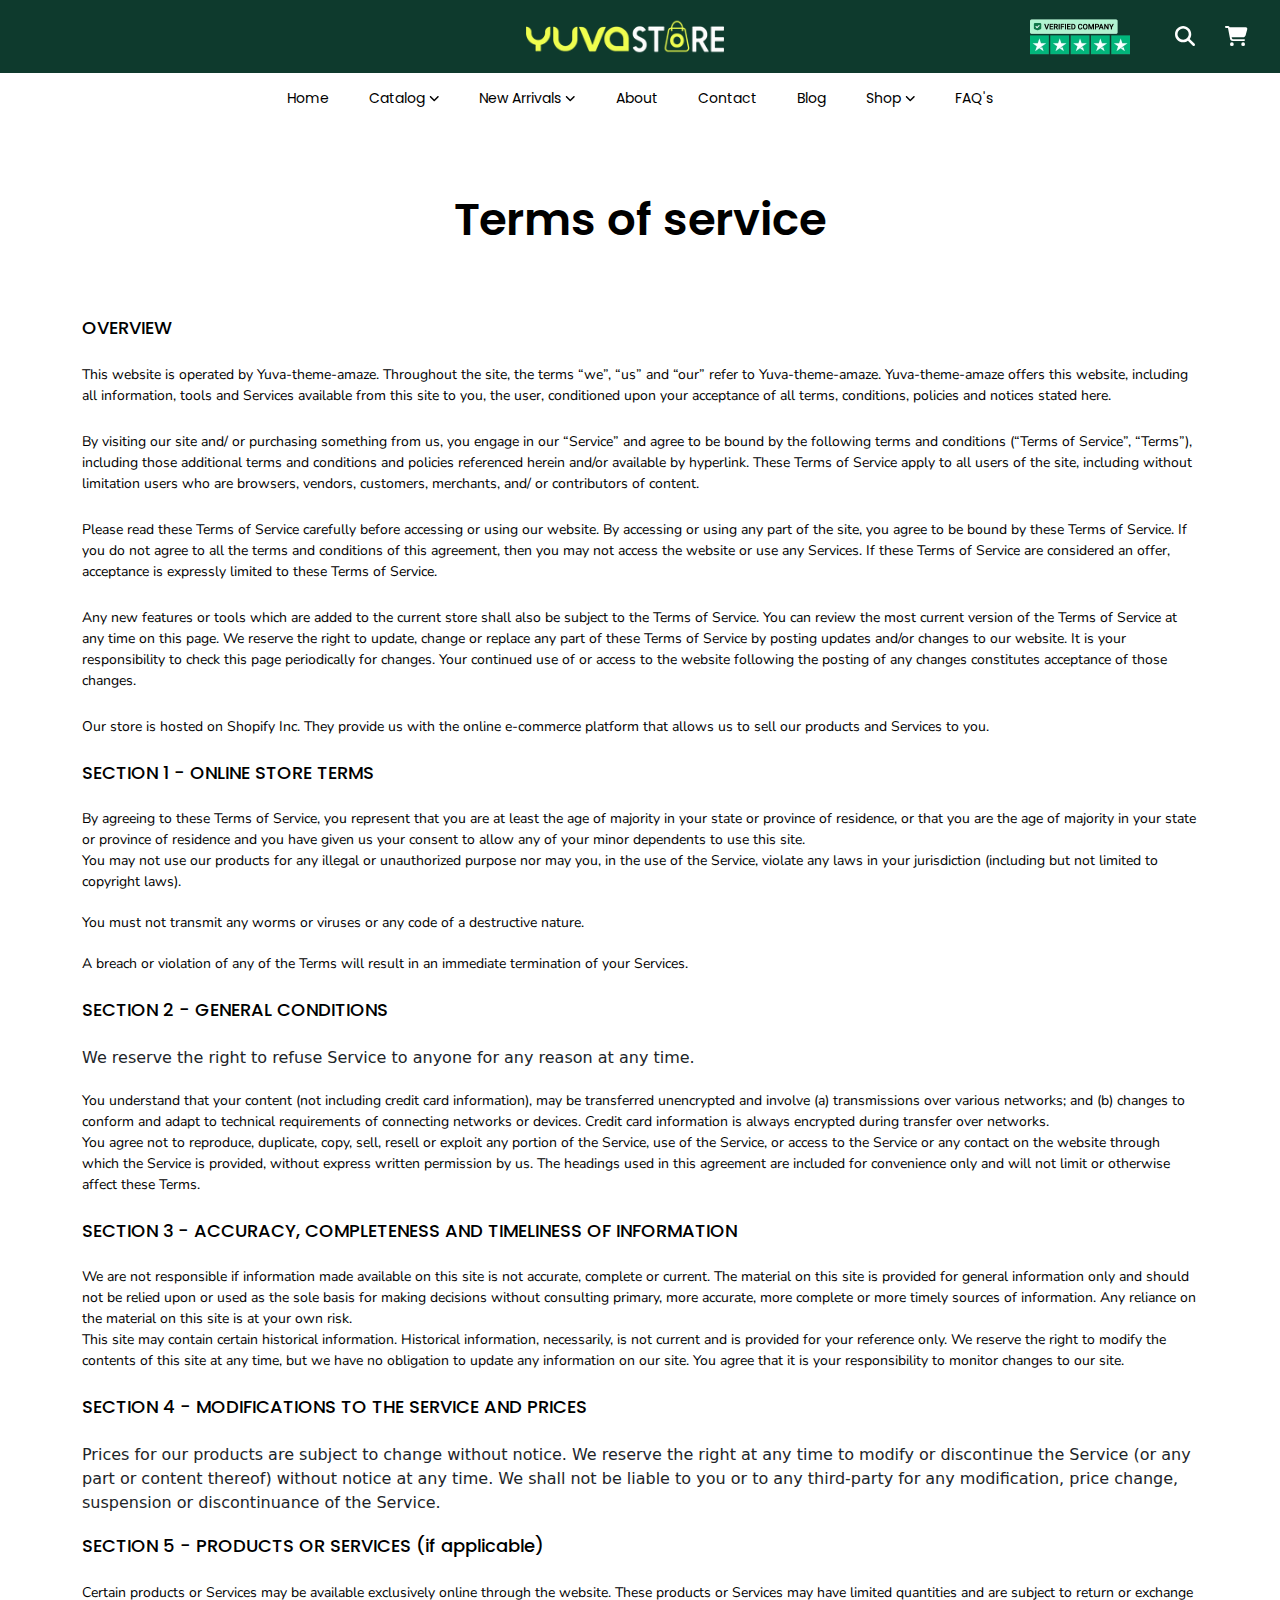
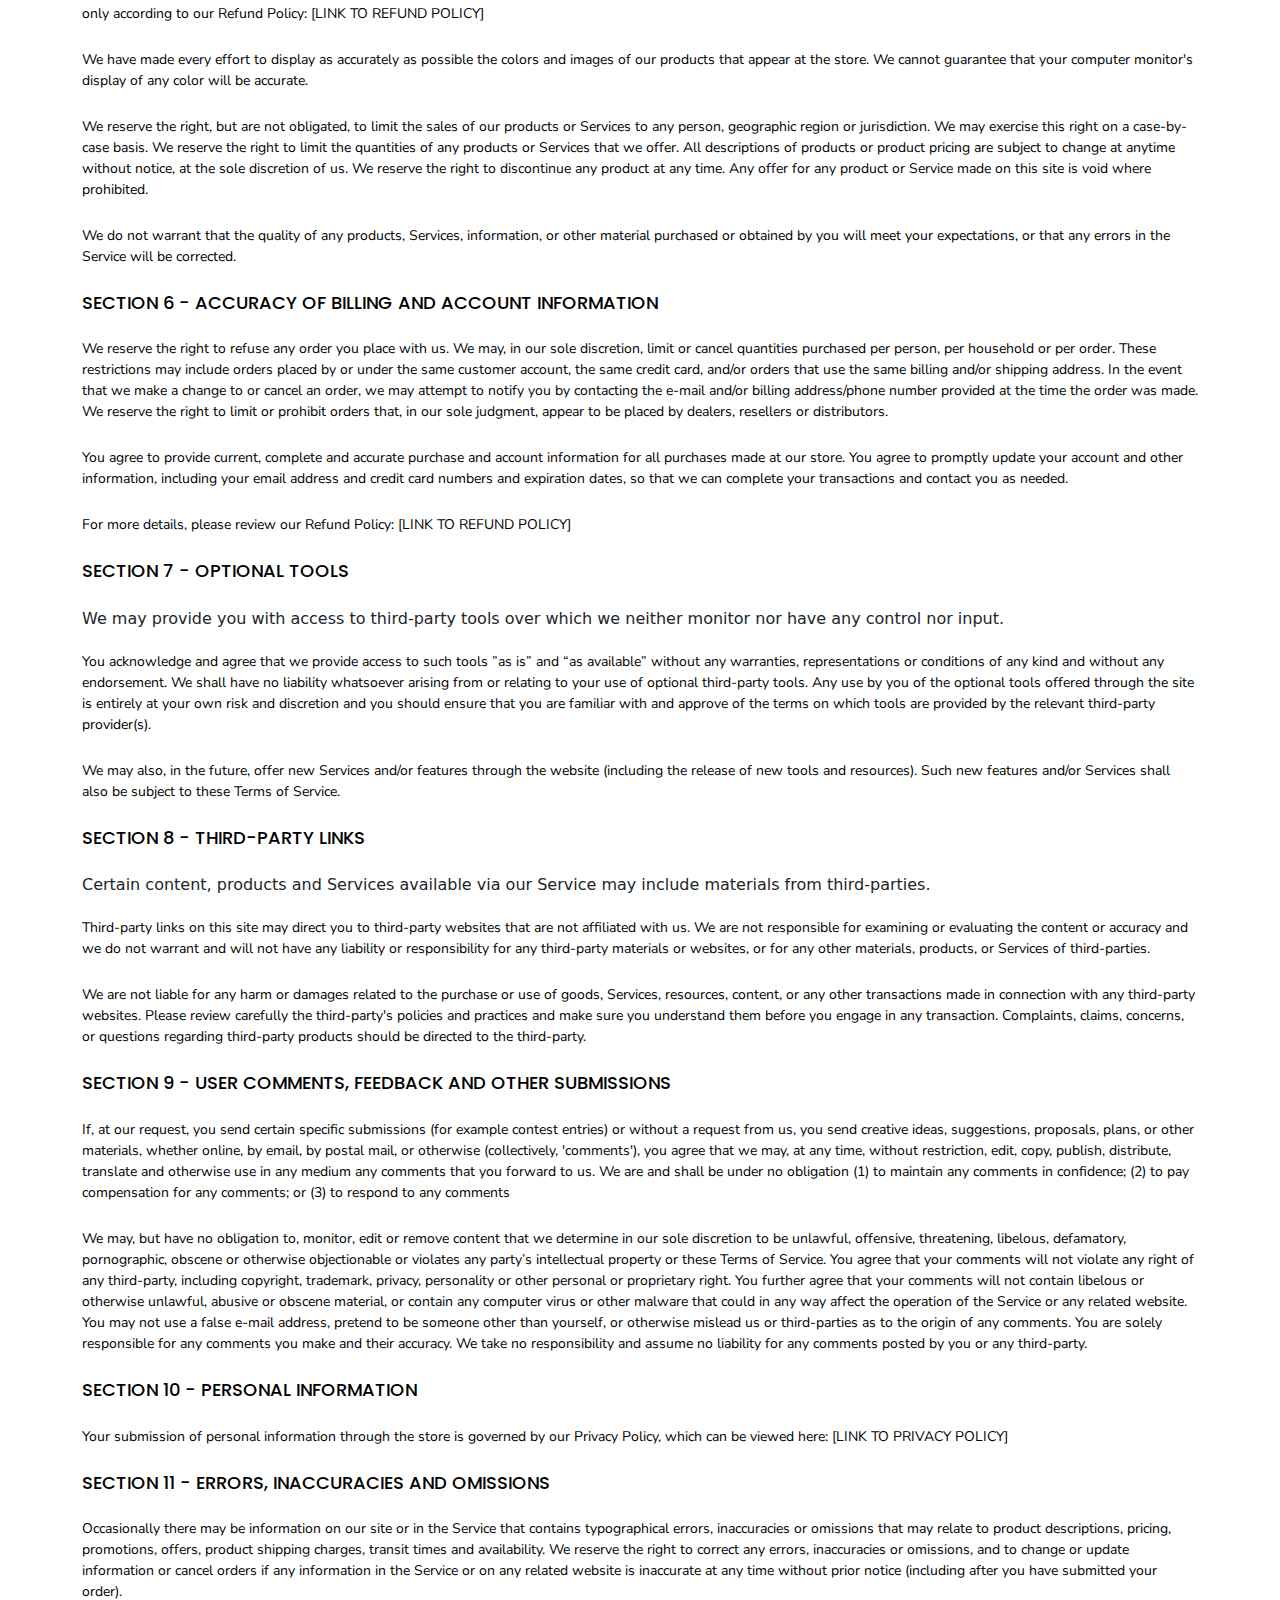
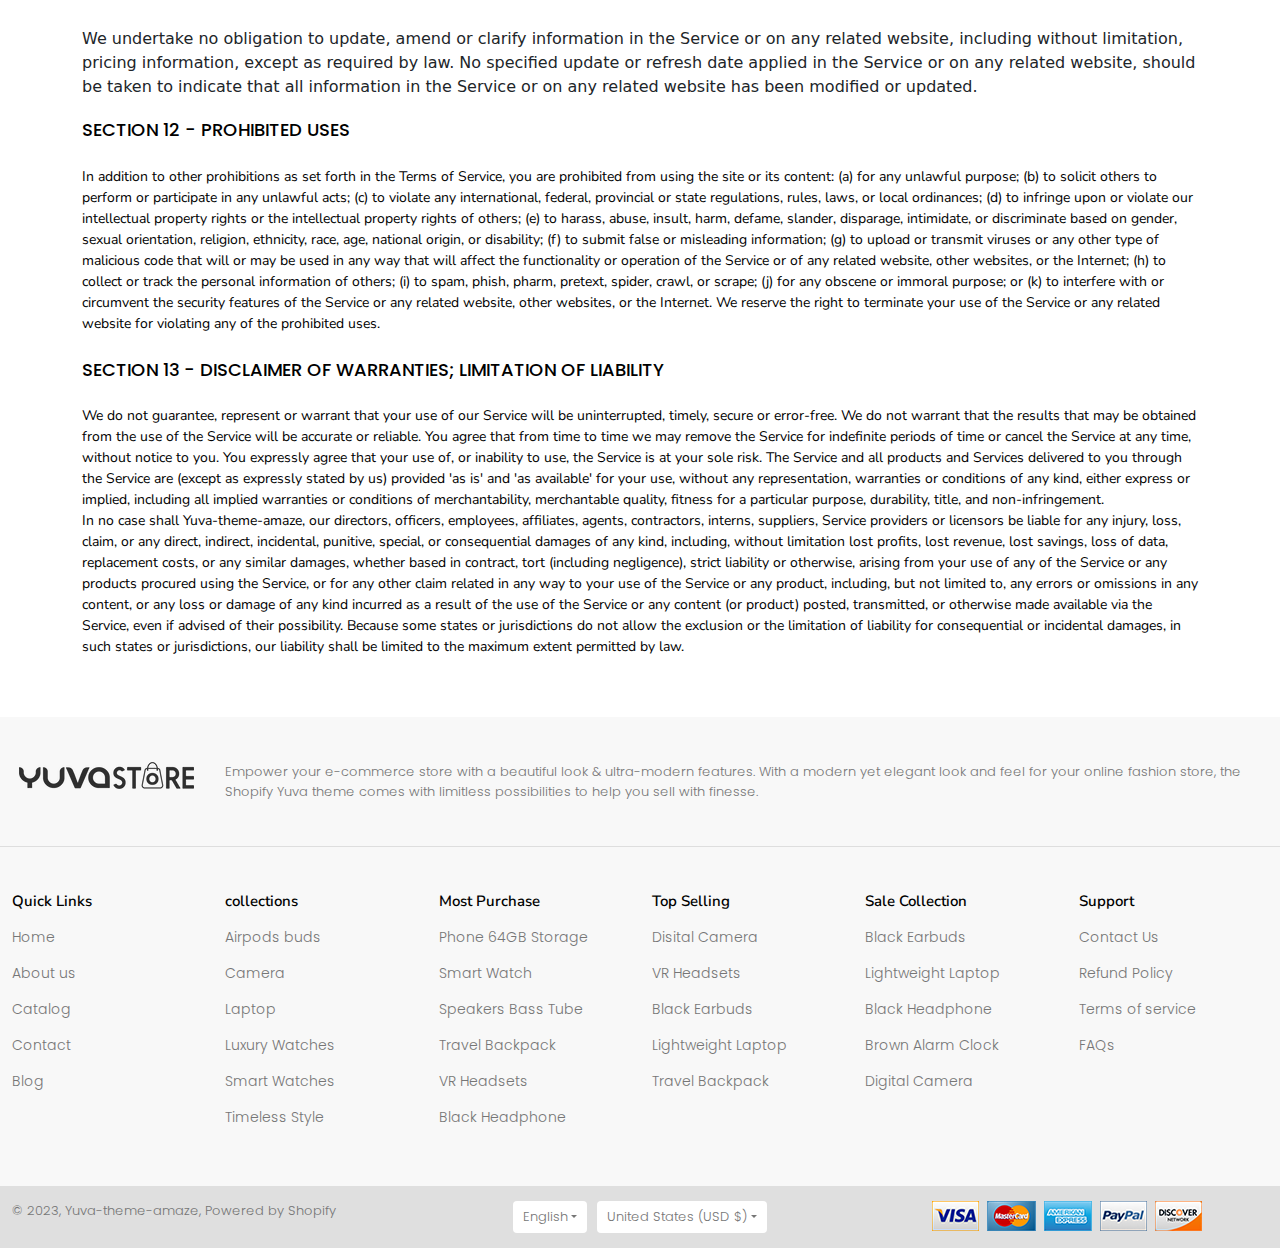
<file: terms-serivce.html>
<!DOCTYPE html>
<html lang="en">

<head>
    <meta charset="UTF-8">
    <meta http-equiv="X-UA-Compatible" content="IE=edge">
    <meta name="viewport" content="width=device-width, initial-scale=1.0">
    <title>Terms of service</title>
    <link rel="stylesheet" href="./assets/css/all.min.css">
    <link rel="stylesheet" href="./assets/css/bootstrap.min.css">
    <link rel="stylesheet" href="./assets/css/splide.min.css">
    <link rel="stylesheet" href="./assets/css/slick.css">
    <link rel="stylesheet" href="./assets/css/style.css">
    <link rel="stylesheet" href="./assets/css/responsive.css">
</head>

<body>

    <!-- ============================ header area start ============================ -->
    <header id="header" class="header">
        <div class="container">
            <div class="row" style="align-items: center;">
                <div class="col-lg-7 col-8">
                    <div class="head-logo text-end">
                        <div class="responisve-nav-icon d-block d-lg-none">
                             <a data-bs-toggle="offcanvas" href="#offcanvasExample" role="button" aria-controls="offcanvasExample">
                                <i class="fa-solid fa-bars"></i>
                              </a>
                        </div>
                        <a href="#">
                            <img src="./assets/images/new_logo.avif" alt="new_logo">
                        </a>
                    </div>
                </div>
                <div class="col-lg-5 col-4">
                    <div class="header-right d-flex" style="justify-content: end; align-items: center;">
                        <div class="head-right-img text-end d-none d-lg-block">
                            <img src="./assets/images/trustpilot_1.avif" alt="trustpilot_1" width="200" height="86">
                        </div>
                        <div class="head-right-icon">
                            <a href="#" class="serch-icon" data-bs-toggle="offcanvas" data-bs-target="#offcanvasTop" aria-controls="offcanvasTop"><i class="fa-solid fa-magnifying-glass"></i></a>
                            <a href="#" data-bs-toggle="offcanvas" data-bs-target="#offcanvasRight" aria-controls="offcanvasRight"><i class="fa-solid fa-cart-shopping"></i></a>
                        </div>
                    </div>
                </div>
            </div>
        </div>
        <nav id="navbar" class="d-none d-lg-block">
            <div class="container">
                <ul class="nav-wrapper">
                    <li class="nav-item"><a href="Index.html">Home</a></li>
                    <li class="nav-item cat-megamenu-show"><a href="#">Catalog <i class="fa-solid fa-angle-down"></i></a></li>
                    <li class="nav-item arri-megamenu-show"><a href="#">New Arrivals <i class="fa-solid fa-angle-down"></i></a></li>
                    <li class="nav-item"><a href="about-us.html">About</a></li>
                    <li class="nav-item"><a href="contact.html">Contact</a></li>
                    <li class="nav-item"><a href="news.html">Blog</a></li>
                    <li class="nav-item shop-megamenu-show"><a href="#">Shop <i class="fa-solid fa-angle-down"></i></a></li>
                    <li class="nav-item"><a href="faqs.html">FAQ's</a></li>
                </ul>
            </div>
            <div class="catalog-megamenu">
                <div class="container">
                    <div class="row" style="align-items: center;">
                        <div class="col-lg-6">
                            <div class="catalog-inner-menu-item">
                                <div class="row">
                                    <div class="col-lg-6">
                                        <h6>Airpods Buds</h6>
                                        <ul>
                                            <li>
                                                <div class="row" style="align-items: center;">
                                                    <div class="col-lg-3">
                                                        <div class="catalog-menu-item-img">
                                                          <a href="Product-single.html"><img src="./assets/images/product1.webp" class="w-100 img-fluid" alt="product1"></a>
                                                        </div>
                                                    </div>
                                                    <div class="col-lg-9">
                                                        <div class="catalog-menu-item-text">
                                                            <a href="Product-single.html">VR Headsets</a>
                                                            <h5>$500.00</h5>
                                                        </div>
                                                    </div>
                                                </div>
                                            </li>
                                            <li>
                                                <div class="row" style="align-items: center;">
                                                    <div class="col-lg-3">
                                                        <div class="catalog-menu-item-img">
                                                           <a href="Product-single.html"> <img src="./assets/images/product2.webp" class="w-100 img-fluid" alt="product2"></a>
                                                        </div>
                                                    </div>
                                                    <div class="col-lg-9">
                                                        <div class="catalog-menu-item-text">
                                                            <a href="Product-single.html">Phone 64GB storage</a>
                                                            <h5>$5.56</h5>
                                                        </div>
                                                    </div>
                                                </div>
                                            </li>
                                            <li>
                                                <div class="row" style="align-items: center;">
                                                    <div class="col-lg-3">
                                                        <div class="catalog-menu-item-img">
                                                            <a href="Product-single.html"><img src="./assets/images/product3.webp" class="w-100 img-fluid" alt="product3"></a>
                                                        </div>
                                                    </div>
                                                    <div class="col-lg-9">
                                                        <div class="catalog-menu-item-text">
                                                            <a href="Product-single.html">Specker Bass Tube</a>
                                                            <h5>$1,250.00</h5>
                                                        </div>
                                                    </div>
                                                </div>
                                            </li>
                                            <li>
                                                <div class="row" style="align-items: center;">
                                                    <div class="col-lg-3">
                                                        <div class="catalog-menu-item-img">
                                                            <a href="Product-single.html"><img src="./assets/images/product6.webp" class="w-100 img-fluid" alt="product6"></a>
                                                        </div>
                                                    </div>
                                                    <div class="col-lg-9">
                                                        <div class="catalog-menu-item-text">
                                                            <a href="Product-single.html">Travel Backpack</a>
                                                            <h5>$300.00</h5>
                                                        </div>
                                                    </div>
                                                </div>
                                            </li>
                                        </ul>
                                    </div>
                                    <div class="col-lg-6">
                                        <h6>Luxury Watches</h6>
                                        <ul>
                                            <li>
                                                <div class="row" style="align-items: center;">
                                                    <div class="col-lg-3">
                                                        <div class="catalog-menu-item-img">
                                                          <a href="Product-single.html"><img src="./assets/images/product4.webp" class="w-100 img-fluid" alt="product4"></a>
                                                        </div>
                                                    </div>
                                                    <div class="col-lg-9">
                                                        <div class="catalog-menu-item-text">
                                                            <a href="Product-single.html">Black Earbuds</a>
                                                            <h5>$11.00</h5>
                                                        </div>
                                                    </div>
                                                </div>
                                            </li>
                                            <li>
                                                <div class="row" style="align-items: center;">
                                                    <div class="col-lg-3">
                                                        <div class="catalog-menu-item-img">
                                                           <a href="Product-single.html"> <img src="./assets/images/product5.webp" class="w-100 img-fluid" alt="product5"></a>
                                                        </div>
                                                    </div>
                                                    <div class="col-lg-9">
                                                        <div class="catalog-menu-item-text">
                                                            <a href="Product-single.html">Smart Watch</a>
                                                            <h5>$70.00</h5>
                                                        </div>
                                                    </div>
                                                </div>
                                            </li>
                                            <li>
                                                <div class="row" style="align-items: center;">
                                                    <div class="col-lg-3">
                                                        <div class="catalog-menu-item-img">
                                                            <a href="Product-single.html"><img src="./assets/images/product3.webp" class="w-100 img-fluid" alt="product3"></a>
                                                        </div>
                                                    </div>
                                                    <div class="col-lg-9">
                                                        <div class="catalog-menu-item-text">
                                                            <a href="Product-single.html">Specker Bass Tube</a>
                                                            <h5>$1,250.00</h5>
                                                        </div>
                                                    </div>
                                                </div>
                                            </li>
                                            <li>
                                                <div class="row" style="align-items: center;">
                                                    <div class="col-lg-3">
                                                        <div class="catalog-menu-item-img">
                                                            <a href="Product-single.html"><img src="./assets/images/product7.webp" class="w-100 img-fluid" alt="product7"></a>
                                                        </div>
                                                    </div>
                                                    <div class="col-lg-9">
                                                        <div class="catalog-menu-item-text">
                                                            <a href="Product-single.html">Lightweight Laptop</a>
                                                            <h5>$200.00</h5>
                                                        </div>
                                                    </div>
                                                </div>
                                            </li>
                                        </ul>
                                    </div>
                                </div>
                            </div>
                        </div>
                        <div class="col-lg-6">
                            <div class="row">
                                <div class="col-lg-6">
                                    <div class="catalog-megamenu-right-img">
                                        <a href="#"><img src="./assets/images/col_6.webp" class="w-100 img-fluid" alt="col_6"></a>
                                    </div>
                                </div>
                                <div class="col-lg-6">
                                    <div class="catalog-megamenu-right-img">
                                        <a href="#"><img src="./assets/images/col_2.webp" class="w-100 img-fluid" alt="col_2"></a>
                                    </div>
                                </div>
                        </div>
                    </div>
                </div>
            </div>
            </div>
            <div class="arrival-megamenu">
                <div class="container">
                    <div class="row">
                        <div class="col-lg-2">
                            <div class="arrivals-megamenu-item">
                                <div class="arri-meg-item-img">
                                    <a href="Product-single.html"><img src="./assets/images/product4.webp" class="w-100 img-fluid" alt="product4"></a>
                                </div>
                                <div class="arri-meg-item-text">
                                  <a href="Product-single.html">Black Earbuds</a>
                                  <p>$11.00</p>
                                </div>
                            </div>
                        </div>
                        <div class="col-lg-2">
                            <div class="arrivals-megamenu-item">
                                <div class="arri-meg-item-img">
                                    <a href="Product-single.html"><img src="./assets/images/product8.webp" class="w-100 img-fluid" alt="product8"></a>
                                </div>
                                <div class="arri-meg-item-text">
                                  <a href="Product-single.html">Brown alarm clock</a>
                                  <p>$59.99</p>
                                </div>
                            </div>
                        </div>
                        <div class="col-lg-2">
                            <div class="arrivals-megamenu-item">
                                <div class="arri-meg-item-img">
                                    <a href="Product-single.html"><img src="./assets/images/product9.webp" class="w-100 img-fluid" alt="product9"></a>
                                </div>
                                <div class="arri-meg-item-text">
                                  <a href="Product-single.html">disital camera</a>
                                  <p>$125.00</p>
                                </div>
                            </div>
                        </div>
                        <div class="col-lg-2">
                            <div class="arrivals-megamenu-item">
                                <div class="arri-meg-item-img">
                                    <a href="Product-single.html"><img src="./assets/images/product1.webp" class="w-100 img-fluid" alt="product1"></a>
                                </div>
                                <div class="arri-meg-item-text">
                                  <a href="Product-single.html">VR Headsets</a>
                                  <p>$500.00</p>
                                </div>
                            </div>
                        </div>
                        <div class="col-lg-2">
                            <div class="arrivals-megamenu-item">
                                <div class="arri-meg-item-img">
                                    <a href="Product-single.html"><img src="./assets/images/product5.webp" class="w-100 img-fluid" alt="product5"></a>
                                </div>
                                <div class="arri-meg-item-text">
                                  <a href="Product-single.html">smart wtach</a>
                                  <p>$70.00</p>
                                </div>
                            </div>
                        </div>
                        <div class="col-lg-2">
                            <div class="arrivals-megamenu-item">
                                <div class="arri-meg-item-img">
                                    <a href="Product-single.html"><img src="./assets/images/product10.webp" class="w-100 img-fluid" alt="product10"></a>
                                </div>
                                <div class="arri-meg-item-text">
                                  <a href="Product-single.html">Black headphone</a>
                                  <p>$200.00</p>
                                </div>
                            </div>
                        </div>
                    </div>
                </div>
            </div>
            <div class="shop-megamenu">
                <div class="container">
                    <div class="row">
                        <div class="col-lg-3">
                            <div class="shop-megamenu-item">
                                <ul>
                                    <li class="list-head"><a href="product.html">Airods buds</a></li>
                                    <li><a href="Product-single.html">VR Headsets</a></li>
                                    <li><a href="Product-single.html">Phone 64GB storage</a></li>
                                    <li><a href="Product-single.html">Speakers Bass Tube</a></li>
                                    <li><a href="Product-single.html">Travel Backpack</a></li>
                                    <li><a href="Product-single.html">Black Earbuds</a></li>
                                    <li><a href="Product-single.html">Brown Alarm Clock</a></li>
                                    <li><a href="Product-single.html">Smart Watch</a></li>
                                    <li class="list-head"><a href="product.html">Mobile</a></li>
                                    <li><a href="Product-single.html">VR Headsets</a></li>
                                    <li><a href="Product-single.html">Speakers Bass Tube</a></li>
                                    <li><a href="Product-single.html">Travel Backpack</a></li>
                                    <li><a href="Product-single.html">Black Earbuds</a></li>
                                    <li><a href="Product-single.html">Brown Alarm Clock</a></li>
                                    <li><a href="Product-single.html">Smart Watch</a></li>
                                    <li><a href="Product-single.html">Black Headphone</a></li>
                                </ul>
                            </div>
                        </div>
                        <div class="col-lg-3">
                            <div class="shop-megamenu-item">
                                <ul class="other-color">
                                    <li class="list-head"><a href="product.html">Camera</a></li>
                                    <li><a href="Product-single.html">VR Headsets</a></li>
                                    <li><a href="Product-single.html">Phone 64GB storage</a></li>
                                    <li><a href="Product-single.html">Speakers Bass Tube</a></li>
                                    <li><a href="Product-single.html">Travel Backpack</a></li>
                                    <li><a href="Product-single.html">Black Earbuds</a></li>
                                    <li><a href="Product-single.html">Brown Alarm Clock</a></li>
                                    <li><a href="Product-single.html">Smart Watch</a></li>
                                    <li class="list-head"><a href="product.html">Smart Watches</a></li>
                                    <li><a href="Product-single.html">VR Headsets</a></li>
                                    <li><a href="Product-single.html">Speakers Bass Tube</a></li>
                                    <li><a href="Product-single.html">Travel Backpack</a></li>
                                    <li><a href="Product-single.html">Black Earbuds</a></li>
                                    <li><a href="Product-single.html">Brown Alarm Clock</a></li>
                                    <li><a href="Product-single.html">Smart Watch</a></li>
                                    <li><a href="Product-single.html">Black Headphone</a></li>
                                </ul>
                            </div>
                        </div>
                        <div class="col-lg-3">
                            <div class="shop-megamenu-item">
                                <ul>
                                    <li class="list-head"><a href="product.html">Laptop</a></li>
                                    <li><a href="Product-single.html">VR Headsets</a></li>
                                    <li><a href="Product-single.html">Phone 64GB storage</a></li>
                                    <li><a href="Product-single.html">Speakers Bass Tube</a></li>
                                    <li><a href="Product-single.html">Travel Backpack</a></li>
                                    <li><a href="Product-single.html">Black Earbuds</a></li>
                                    <li><a href="Product-single.html">Brown Alarm Clock</a></li>
                                    <li><a href="Product-single.html">Smart Watch</a></li>
                                    <li class="list-head"><a href="product.html">Speaker</a></li>
                                    <li><a href="Product-single.html">VR Headsets</a></li>
                                    <li><a href="Product-single.html">Speakers Bass Tube</a></li>
                                    <li><a href="Product-single.html">Travel Backpack</a></li>
                                    <li><a href="Product-single.html">Black Earbuds</a></li>
                                    <li><a href="Product-single.html">Brown Alarm Clock</a></li>
                                    <li><a href="Product-single.html">Smart Watch</a></li>
                                    <li><a href="Product-single.html">Black Headphone</a></li>
                                </ul>
                            </div>
                        </div>
                        <div class="col-lg-3">
                            <div class="shop-megamenu-item">
                                <ul class="other-color">
                                    <li class="list-head"><a href="product.html">Luxury Watches</a></li>
                                    <li><a href="Product-single.html">VR Headsets</a></li>
                                    <li><a href="Product-single.html">Phone 64GB storage</a></li>
                                    <li><a href="Product-single.html">Speakers Bass Tube</a></li>
                                    <li><a href="Product-single.html">Travel Backpack</a></li>
                                    <li><a href="Product-single.html">Black Earbuds</a></li>
                                    <li><a href="Product-single.html">Brown Alarm Clock</a></li>
                                    <li><a href="Product-single.html">Smart Watch</a></li>
                                    <li class="list-head"><a href="product.html">Timeless Style</a></li>
                                    <li><a href="Product-single.html">VR Headsets</a></li>
                                    <li><a href="Product-single.html">Speakers Bass Tube</a></li>
                                    <li><a href="Product-single.html">Travel Backpack</a></li>
                                    <li><a href="Product-single.html">Black Earbuds</a></li>
                                    <li><a href="Product-single.html">Brown Alarm Clock</a></li>
                                    <li><a href="Product-single.html">Smart Watch</a></li>
                                    <li><a href="Product-single.html">Black Headphone</a></li>
                                </ul>
                            </div>
                        </div>
                    </div>
                </div>
            </div>
        </nav>
    </header>
    <div class="search-bar">
        <div class="offcanvas offcanvas-top" tabindex="-1" id="offcanvasTop" aria-labelledby="offcanvasTopLabel">
            <div class="offcanvas-header">
              <button type="button" class="btn-close text-reset" data-bs-dismiss="offcanvas" aria-label="Close"></button>
            </div>
            <div class="offcanvas-body">
              <div class="container">
                <div class="serch-input">
                    <input type="text" placeholder="Search">
                    <i class="fa-solid fa-magnifying-glass"></i>
                </div>
              </div>
            </div>
          </div>
    </div>
    <div class="your-cart">
    <div class="offcanvas offcanvas-end" tabindex="-1" id="offcanvasRight" aria-labelledby="offcanvasRightLabel">
        <div class="offcanvas-header">
        <h5 id="offcanvasRightLabel">Your cart</h5>
        <button type="button" class="btn-close text-reset" data-bs-dismiss="offcanvas" aria-label="Close"></button>
        </div>
        <div class="offcanvas-body">
            <div class="your-cart-item">
                <div class="row">
                    <div class="col-lg-3">
                        <div class="your-cart-item-img">
                            <img src="./assets/images/cart-img1.webp" class="w-100 img-fluid" alt="cart-img1">
                        </div>
                    </div>
                    <div class="col-lg-9">
                        <div class="your-cart-item-ditails">
                            <h5>Speakers Bass Tube</h5>
                            <div class="your-cart-item-quantity d-flex" style="align-items: center;">
                                <div class="cart-quantity">
                                    <button><i class="fa-solid fa-minus"></i></button>
                                    <input type="text" value="1">
                                    <button><i class="fa-solid fa-plus"></i></button>
                                </div>
                                <div class="your-cart-item-price">
                                    <h5>$1,250.00</h5>
                                </div>
                            </div>
                            <div class="cart-close">
                                <i class="fa-solid fa-xmark"></i>
                            </div>
                        </div>
                    </div>
                </div>
                <div class="your-cart-content">
                    <div class="order-note">
                        <h6 class="textarea-slide">Leave A Note With Order</h6>
                        <textarea class="note-textarea"></textarea>
                    </div>
                    <div class="total-cart-price">
                        <h6>Total</h6>
                        <h5>$1,250.00</h5>
                    </div>
                    <p>Texes and shipping calculated at checkout</p>
                    <button>checkout</button>
                    <a href="#">view cart</a>
                </div>
            </div>
        </div>
    </div>
    </div>

    <!-- ---------------------- responsive navbar area start ------------------- -->
    <div class="responsive-navbar d-block d-lg-none">
        <div class="offcanvas offcanvas-start" tabindex="-1" id="offcanvasExample" aria-labelledby="offcanvasExampleLabel">
            <div class="container">
                <div class="offcanvas-header">
                    <button type="button" data-bs-dismiss="offcanvas" aria-label="Close">
                      <i class="fa-solid fa-xmark"></i>
                    </button>
                  </div>
                  <div class="offcanvas-body">
                    <ul class="res-nav-wrapper">
                        <li class="res-nav-item"><a href="Index.html">Home</a></li>
                        <li class="res-nav-item"><a class="res-cat-menu" href="#">Catalog <i class="fa-solid fa-plus"></i></a>
                            <ul class="res-Aipods-menu-wrapper">
                                <li> <a class="res-cat-menu-inner" href="#">Aipods buds <i class="fa-solid fa-plus"></i></a> 
                                    <ul class="res-cat-Aipods-inner-menu">
                                        <li>
                                            <div class="row" style="align-items: center;">
                                                <div class="col-4">
                                                    <div class="res-cat-menu-item-img">
                                                      <a href="Product-single.html"><img src="./assets/images/product1.webp" class="w-100 img-fluid" alt="product1"></a>
                                                    </div>
                                                </div>
                                                <div class="col-8">
                                                    <div class="res-cat-menu-item-text">
                                                        <a href="Product-single.html">VR Headsets</a>
                                                        <h5>$500.00</h5>
                                                    </div>
                                                </div>
                                            </div>
                                        </li>
                                        <li>
                                            <div class="row" style="align-items: center;">
                                                <div class="col-4">
                                                    <div class="res-cat-menu-item-img">
                                                       <a href="Product-single.html"> <img src="./assets/images/product2.webp" class="w-100 img-fluid" alt="product2"></a>
                                                    </div>
                                                </div>
                                                <div class="col-8">
                                                    <div class="res-cat-menu-item-text">
                                                        <a href="Product-single.html">Phone 64GB storage</a>
                                                        <h5>$5.56</h5>
                                                    </div>
                                                </div>
                                            </div>
                                        </li>
                                        <li>
                                            <div class="row" style="align-items: center;">
                                                <div class="col-4">
                                                    <div class="res-cat-menu-item-img">
                                                        <a href="Product-single.html"><img src="./assets/images/product3.webp" class="w-100 img-fluid" alt="product3"></a>
                                                    </div>
                                                </div>
                                                <div class="col-8">
                                                    <div class="res-cat-menu-item-text">
                                                        <a href="Product-single.html">Specker Bass Tube</a>
                                                        <h5>$1,250.00</h5>
                                                    </div>
                                                </div>
                                            </div>
                                        </li>
                                        <li>
                                            <div class="row" style="align-items: center;">
                                                <div class="col-4">
                                                    <div class="res-cat-menu-item-img">
                                                        <a href="Product-single.html"><img src="./assets/images/product6.webp" class="w-100 img-fluid" alt="product6"></a>
                                                    </div>
                                                </div>
                                                <div class="col-8">
                                                    <div class="res-cat-menu-item-text">
                                                        <a href="Product-single.html">Travel Backpack</a>
                                                        <h5>$300.00</h5>
                                                    </div>
                                                </div>
                                            </div>
                                        </li>
                                    </ul>
                                </li> 
                                <li> <a class="res-Watch-menu-inner" href="#">Luxury Watch  <i class="fa-solid fa-plus"></i></a>
                                <ul class="res-cat-Watch-inner-menu">
                                    <li>
                                        <div class="row" style="align-items: center;">
                                            <div class="col-4">
                                                <div class="res-cat-menu-item-img">
                                                  <a href="Product-single.html"><img src="./assets/images/product4.webp" class="w-100 img-fluid" alt="product4"></a>
                                                </div>
                                            </div>
                                            <div class="col-8">
                                                <div class="res-cat-menu-item-text">
                                                    <a href="Product-single.html">Black Earbuds</a>
                                                    <h5>$11.00</h5>
                                                </div>
                                            </div>
                                        </div>
                                    </li>
                                    <li>
                                        <div class="row" style="align-items: center;">
                                            <div class="col-4">
                                                <div class="res-cat-menu-item-img">
                                                   <a href="Product-single.html"> <img src="./assets/images/product5.webp" class="w-100 img-fluid" alt="product5"></a>
                                                </div>
                                            </div>
                                            <div class="col-8">
                                                <div class="res-cat-menu-item-text">
                                                    <a href="Product-single.html">Smart Watch</a>
                                                    <h5>$70.00</h5>
                                                </div>
                                            </div>
                                        </div>
                                    </li>
                                    <li>
                                        <div class="row" style="align-items: center;">
                                            <div class="col-4">
                                                <div class="res-cat-menu-item-img">
                                                    <a href="Product-single.html"><img src="./assets/images/product3.webp" class="w-100 img-fluid" alt="product3"></a>
                                                </div>
                                            </div>
                                            <div class="col-8">
                                                <div class="res-cat-menu-item-text">
                                                    <a href="Product-single.html">Specker Bass Tube</a>
                                                    <h5>$1,250.00</h5>
                                                </div>
                                            </div>
                                        </div>
                                    </li>
                                    <li>
                                        <div class="row" style="align-items: center;">
                                            <div class="col-4">
                                                <div class="res-cat-menu-item-img">
                                                    <a href="Product-single.html"><img src="./assets/images/product7.webp" class="w-100 img-fluid" alt="product7"></a>
                                                </div>
                                            </div>
                                            <div class="col-8">
                                                <div class="res-cat-menu-item-text">
                                                    <a href="Product-single.html">Lightweight Laptop</a>
                                                    <h5>$200.00</h5>
                                                </div>
                                            </div>
                                        </div>
                                    </li>
                                </ul>
                                </li>
                                <li> <a href="#"> <img src="./assets/images/col_6.webp" class="w-100 img-fluid" alt="col_6"></a> </li>
                                <li> <a href="#"> <img src="./assets/images/col_2.webp" class="w-100 img-fluid" alt="col_2"></a> </li>
                            </ul>
                        </li>
                        <li class="res-nav-item"><a class="res-arrivals-menu" href="#">New Arrivals <i class="fa-solid fa-plus"></i></a>
                           <div class="arrivals-dropdown">
                            <div class="row">
                                <div class="col-12">
                                    <div class="arrivals-megamenu-item">
                                        <div class="arri-meg-item-img">
                                            <a href="Product-single.html"><img src="./assets/images/product4.webp" class="w-100 img-fluid" alt="product4"></a>
                                        </div>
                                        <div class="arri-meg-item-text">
                                          <a href="Product-single.html">Black Earbuds</a>
                                          <p>$11.00</p>
                                        </div>
                                    </div>
                                </div>
                                <div class="col-12">
                                    <div class="arrivals-megamenu-item">
                                        <div class="arri-meg-item-img">
                                            <a href="Product-single.html"><img src="./assets/images/product8.webp" class="w-100 img-fluid" alt="product8"></a>
                                        </div>
                                        <div class="arri-meg-item-text">
                                          <a href="Product-single.html">Brown alarm clock</a>
                                          <p>$59.99</p>
                                        </div>
                                    </div>
                                </div>
                                <div class="col-12">
                                    <div class="arrivals-megamenu-item">
                                        <div class="arri-meg-item-img">
                                            <a href="Product-single.html"><img src="./assets/images/product9.webp" class="w-100 img-fluid" alt="product9"></a>
                                        </div>
                                        <div class="arri-meg-item-text">
                                          <a href="Product-single.html">disital camera</a>
                                          <p>$125.00</p>
                                        </div>
                                    </div>
                                </div>
                                <div class="col-12">
                                    <div class="arrivals-megamenu-item">
                                        <div class="arri-meg-item-img">
                                            <a href="Product-single.html"><img src="./assets/images/product1.webp" class="w-100 img-fluid" alt="product1"></a>
                                        </div>
                                        <div class="arri-meg-item-text">
                                          <a href="Product-single.html">VR Headsets</a>
                                          <p>$500.00</p>
                                        </div>
                                    </div>
                                </div>
                                <div class="col-12">
                                    <div class="arrivals-megamenu-item">
                                        <div class="arri-meg-item-img">
                                            <a href="Product-single.html"><img src="./assets/images/product5.webp" class="w-100 img-fluid" alt="product5"></a>
                                        </div>
                                        <div class="arri-meg-item-text">
                                          <a href="Product-single.html">smart wtach</a>
                                          <p>$70.00</p>
                                        </div>
                                    </div>
                                </div>
                                <div class="col-12">
                                    <div class="arrivals-megamenu-item">
                                        <div class="arri-meg-item-img">
                                            <a href="Product-single.html"><img src="./assets/images/product10.webp" class="w-100 img-fluid" alt="product10"></a>
                                        </div>
                                        <div class="arri-meg-item-text">
                                          <a href="Product-single.html">Black headphone</a>
                                          <p>$200.00</p>
                                        </div>
                                    </div>
                                </div>
                            </div>
                           </div>
                        </li>
                        <li class="res-nav-item"><a href="about-us.html">About</a></li>
                        <li class="res-nav-item"><a href="contact.html">Contact</a></li>
                        <li class="res-nav-item"><a href="news.html">Blog</a></li>
                        <li class="res-nav-item"><a class="res-shop-menu" href="#">Shop <i class="fa-solid fa-plus"></i></a>
                        <ul class="shop-dropdown">
                            <li><a class="airpods-dropdown-show" href="#">Airpods buds <i class="fa-solid fa-plus"></i></a>
                                <ul class="aripods-dropdown">
                                    <li><a href="Product-single.html">VR Headsets</a></li>
                                    <li><a href="Product-single.html">Phone 64GB storage</a></li>
                                    <li><a href="Product-single.html">Speakers Bass Tube</a></li>
                                    <li><a href="Product-single.html">Travel Backpack</a></li>
                                    <li><a href="Product-single.html">Black Earbuds</a></li>
                                    <li><a href="Product-single.html">Brown Alarm Clock</a></li>
                                    <li><a href="Product-single.html">Smart Watch</a></li>
                                </ul>
                            </li>
                            <li><a class="camera-dropdown-show" href="#">Camera <i class="fa-solid fa-plus"></i></a>
                               <ul class="camera-dropdown">
                                <li><a href="Product-single.html">VR Headsets</a></li>
                                <li><a href="Product-single.html">Phone 64GB storage</a></li>
                                <li><a href="Product-single.html">Speakers Bass Tube</a></li>
                                <li><a href="Product-single.html">Travel Backpack</a></li>
                                <li><a href="Product-single.html">Black Earbuds</a></li>
                                <li><a href="Product-single.html">Brown Alarm Clock</a></li>
                                <li><a href="Product-single.html">Smart Watch</a></li>
                               </ul>
                            </li>
                            <li><a class="laptop-dropdown-show" href="#">Laptop <i class="fa-solid fa-plus"></i></a>
                                <ul class="laptop-dropdown">
                                    <li><a href="Product-single.html">VR Headsets</a></li>
                                    <li><a href="Product-single.html">Phone 64GB storage</a></li>
                                    <li><a href="Product-single.html">Speakers Bass Tube</a></li>
                                    <li><a href="Product-single.html">Travel Backpack</a></li>
                                    <li><a href="Product-single.html">Black Earbuds</a></li>
                                    <li><a href="Product-single.html">Brown Alarm Clock</a></li>
                                    <li><a href="Product-single.html">Smart Watch</a></li> 
                                </ul>
                            </li>
                            <li><a class="luxury-dropdown-show" href="#">Luxury Watch <i class="fa-solid fa-plus"></i></a>
                                <ul class="luxury-dropdown">
                                    <li><a href="Product-single.html">VR Headsets</a></li>
                                    <li><a href="Product-single.html">Phone 64GB storage</a></li>
                                    <li><a href="Product-single.html">Speakers Bass Tube</a></li>
                                    <li><a href="Product-single.html">Travel Backpack</a></li>
                                    <li><a href="Product-single.html">Black Earbuds</a></li>
                                    <li><a href="Product-single.html">Brown Alarm Clock</a></li>
                                    <li><a href="Product-single.html">Smart Watch</a></li>
                                </ul>
                            </li>
                            <li><a class="mobile-dropdown-show" href="#">Mobile <i class="fa-solid fa-plus"></i></a> 
                                <ul class="mobile-dropdown">
                                    <li><a href="Product-single.html">VR Headsets</a></li>
                                    <li><a href="Product-single.html">Speakers Bass Tube</a></li>
                                    <li><a href="Product-single.html">Travel Backpack</a></li>
                                    <li><a href="Product-single.html">Black Earbuds</a></li>
                                    <li><a href="Product-single.html">Brown Alarm Clock</a></li>
                                    <li><a href="Product-single.html">Smart Watch</a></li>
                                    <li><a href="Product-single.html">Black Headphone</a></li>
                                </ul>
                            </li>
                            <li><a class="watches-dropdown-show" href="#">Smart Watches <i class="fa-solid fa-plus"></i></a>
                                <ul class="watches-dropdown">
                                    <li><a href="Product-single.html">VR Headsets</a></li>
                                    <li><a href="Product-single.html">Speakers Bass Tube</a></li>
                                    <li><a href="Product-single.html">Travel Backpack</a></li>
                                    <li><a href="Product-single.html">Black Earbuds</a></li>
                                    <li><a href="Product-single.html">Brown Alarm Clock</a></li>
                                    <li><a href="Product-single.html">Smart Watch</a></li>
                                    <li><a href="Product-single.html">Black Headphone</a></li>
                                </ul>
                            </li>
                            <li><a class="speaker-dropdown-show" href="#">Speaker  <i class="fa-solid fa-plus"></i></a>
                                <ul class="speaker-dropdown">
                                    <li><a href="Product-single.html">VR Headsets</a></li>
                                    <li><a href="Product-single.html">Speakers Bass Tube</a></li>
                                    <li><a href="Product-single.html">Travel Backpack</a></li>
                                    <li><a href="Product-single.html">Black Earbuds</a></li>
                                    <li><a href="Product-single.html">Brown Alarm Clock</a></li>
                                    <li><a href="Product-single.html">Smart Watch</a></li>
                                    <li><a href="Product-single.html">Black Headphone</a></li>
                                </ul>
                            </li>
                            <li><a class="timeless-dropdown-show" href="#">Timeless Style <i class="fa-solid fa-plus"></i></a>
                                <ul class="timeless-dropdown">
                                    <li><a href="Product-single.html">VR Headsets</a></li>
                                    <li><a href="Product-single.html">Speakers Bass Tube</a></li>
                                    <li><a href="Product-single.html">Travel Backpack</a></li>
                                    <li><a href="Product-single.html">Black Earbuds</a></li>
                                    <li><a href="Product-single.html">Brown Alarm Clock</a></li>
                                    <li><a href="Product-single.html">Smart Watch</a></li>
                                    <li><a href="Product-single.html">Black Headphone</a></li>
                                </ul>
                            </li>
                        </ul>
                        </li>
                        <li class="res-nav-item"><a href="faqs.html">FAQ's</a></li>
                    </ul>
                    <div class="res-navbar-social">
                        <a href="#"><i class="fa-brands fa-facebook-f"></i></a>
                        <a href="#"><i class="fa-brands fa-twitter"></i></a>
                        <a href="#"><i class="fa-brands fa-linkedin-in"></i></a>
                        <a href="#"><i class="fa-brands fa-instagram"></i></a>
                        <a href="#"><i class="fa-brands fa-pinterest-p"></i></a>
                    </div>
                    <div class="company-verify">
                        <img src="./assets/images/trustpilot_1.avif" alt="trustpilot_1">
                    </div>
                  </div>
            </div>
          </div>
          
    </div>
    <!-- ---------------------- responsive navbar area end ------------------- -->

    <!-- ============================ header area end ============================ -->

    
    <!-- ============================ terms of serivce  area start ============================ -->
    <section id="terms-service">
        <div class="container-sm">
            <div class="terms-title">
                <h2>Terms of service</h2>
            </div>
            <div class="terms-text">
                <h5>OVERVIEW</h5>
                <P>This website is operated by Yuva-theme-amaze. Throughout the site, the terms “we”, “us” and “our” refer to Yuva-theme-amaze. Yuva-theme-amaze offers this website, including all information, tools and Services available from this site to you, the user, conditioned upon your acceptance of all terms, conditions, policies and notices stated here.</P>
                <P>By visiting our site and/ or purchasing something from us, you engage in our “Service” and agree to be bound by the following terms and conditions (“Terms of Service”, “Terms”), including those additional terms and conditions and policies referenced herein and/or available by hyperlink. These Terms of Service apply to all users of the site, including without limitation users who are browsers, vendors, customers, merchants, and/ or contributors of content.</P>
                <P>Please read these Terms of Service carefully before accessing or using our website. By accessing or using any part of the site, you agree to be bound by these Terms of Service. If you do not agree to all the terms and conditions of this agreement, then you may not access the website or use any Services. If these Terms of Service are considered an offer, acceptance is expressly limited to these Terms of Service.</P>
                <P>Any new features or tools which are added to the current store shall also be subject to the Terms of Service. You can review the most current version of the Terms of Service at any time on this page. We reserve the right to update, change or replace any part of these Terms of Service by posting updates and/or changes to our website. It is your responsibility to check this page periodically for changes. Your continued use of or access to the website following the posting of any changes constitutes acceptance of those changes.
                </P>
                <P>Our store is hosted on Shopify Inc. They provide us with the online e-commerce platform that allows us to sell our products and Services to you.</P>
                <H5>SECTION 1 - ONLINE STORE TERMS</H5>
                <P>By agreeing to these Terms of Service, you represent that you are at least the age of majority in your state or province of residence, or that you are the age of majority in your state or province of residence and you have given us your consent to allow any of your minor dependents to use this site.
                    <span>You may not use our products for any illegal or unauthorized purpose nor may you, in the use of the Service, violate any laws in your jurisdiction (including but not limited to copyright laws).</span>
                    <span>You must not transmit any worms or viruses or any code of a destructive nature.</span>
                    <span>A breach or violation of any of the Terms will result in an immediate termination of your Services.</span>
                </P>
                <h5>SECTION 2 - GENERAL CONDITIONS</h5>
                <span>We reserve the right to refuse Service to anyone for any reason at any time.</span>
                <p>You understand that your content (not including credit card information), may be transferred unencrypted and involve (a) transmissions over various networks; and (b) changes to conform and adapt to technical requirements of connecting networks or devices. Credit card information is always encrypted during transfer over networks. <span>You agree not to reproduce, duplicate, copy, sell, resell or exploit any portion of the Service, use of the Service, or access to the Service or any contact on the website through which the Service is provided, without express written permission by us.
                    The headings used in this agreement are included for convenience only and will not limit or otherwise affect these Terms.</span>
                </p>
                <h5>SECTION 3 - ACCURACY, COMPLETENESS AND TIMELINESS OF INFORMATION</h5>
                <p>We are not responsible if information made available on this site is not accurate, complete or current. The material on this site is provided for general information only and should not be relied upon or used as the sole basis for making decisions without consulting primary, more accurate, more complete or more timely sources of information. Any reliance on the material on this site is at your own risk.
                    <span>This site may contain certain historical information. Historical information, necessarily, is not current and is provided for your reference only. We reserve the right to modify the contents of this site at any time, but we have no obligation to update any information on our site. You agree that it is your responsibility to monitor changes to our site.</span>
                </p>
                <h5>SECTION 4 - MODIFICATIONS TO THE SERVICE AND PRICES</h5>
                <span>Prices for our products are subject to change without notice. We reserve the right at any time to modify or discontinue the Service (or any part or content thereof) without notice at any time.
                    We shall not be liable to you or to any third-party for any modification, price change, suspension or discontinuance of the Service.</span>
               <h5>SECTION 5 - PRODUCTS OR SERVICES (if applicable)</h5>
               <p>Certain products or Services may be available exclusively online through the website. These products or Services may have limited quantities and are subject to return or exchange only according to our Refund Policy: [LINK TO REFUND POLICY]</p>
               <p>We have made every effort to display as accurately as possible the colors and images of our products that appear at the store. We cannot guarantee that your computer monitor's display of any color will be accurate.</p>
               <p>We reserve the right, but are not obligated, to limit the sales of our products or Services to any person, geographic region or jurisdiction. We may exercise this right on a case-by-case basis. We reserve the right to limit the quantities of any products or Services that we offer. All descriptions of products or product pricing are subject to change at anytime without notice, at the sole discretion of us. We reserve the right to discontinue any product at any time. Any offer for any product or Service made on this site is void where prohibited.</p>
               <p>We do not warrant that the quality of any products, Services, information, or other material purchased or obtained by you will meet your expectations, or that any errors in the Service will be corrected.</p>
               <h5>SECTION 6 - ACCURACY OF BILLING AND ACCOUNT INFORMATION</h5>
               <p>We reserve the right to refuse any order you place with us. We may, in our sole discretion, limit or cancel quantities purchased per person, per household or per order. These restrictions may include orders placed by or under the same customer account, the same credit card, and/or orders that use the same billing and/or shipping address. In the event that we make a change to or cancel an order, we may attempt to notify you by contacting the e‑mail and/or billing address/phone number provided at the time the order was made. We reserve the right to limit or prohibit orders that, in our sole judgment, appear to be placed by dealers, resellers or distributors.</p>
               <p>You agree to provide current, complete and accurate purchase and account information for all purchases made at our store. You agree to promptly update your account and other information, including your email address and credit card numbers and expiration dates, so that we can complete your transactions and contact you as needed.</p>
               <p>For more details, please review our Refund Policy: [LINK TO REFUND POLICY]</p>
               <h5>SECTION 7 - OPTIONAL TOOLS</h5>
               <span>We may provide you with access to third-party tools over which we neither monitor nor have any control nor input.</span>
               <p>You acknowledge and agree that we provide access to such tools ”as is” and “as available” without any warranties, representations or conditions of any kind and without any endorsement. We shall have no liability whatsoever arising from or relating to your use of optional third-party tools.
                Any use by you of the optional tools offered through the site is entirely at your own risk and discretion and you should ensure that you are familiar with and approve of the terms on which tools are provided by the relevant third-party provider(s).</p>
                <p>We may also, in the future, offer new Services and/or features through the website (including the release of new tools and resources). Such new features and/or Services shall also be subject to these Terms of Service.</p>
                <h5>SECTION 8 - THIRD-PARTY LINKS</h5>
                <span>Certain content, products and Services available via our Service may include materials from third-parties.</span>
                <p>Third-party links on this site may direct you to third-party websites that are not affiliated with us. We are not responsible for examining or evaluating the content or accuracy and we do not warrant and will not have any liability or responsibility for any third-party materials or websites, or for any other materials, products, or Services of third-parties.</p>
                <p>We are not liable for any harm or damages related to the purchase or use of goods, Services, resources, content, or any other transactions made in connection with any third-party websites. Please review carefully the third-party's policies and practices and make sure you understand them before you engage in any transaction. Complaints, claims, concerns, or questions regarding third-party products should be directed to the third-party.</p>
                <h5>SECTION 9 - USER COMMENTS, FEEDBACK AND OTHER SUBMISSIONS</h5>
                <p>If, at our request, you send certain specific submissions (for example contest entries) or without a request from us, you send creative ideas, suggestions, proposals, plans, or other materials, whether online, by email, by postal mail, or otherwise (collectively, 'comments'), you agree that we may, at any time, without restriction, edit, copy, publish, distribute, translate and otherwise use in any medium any comments that you forward to us. We are and shall be under no obligation (1) to maintain any comments in confidence; (2) to pay compensation for any comments; or (3) to respond to any comments</p>
                <p>We may, but have no obligation to, monitor, edit or remove content that we determine in our sole discretion to be unlawful, offensive, threatening, libelous, defamatory, pornographic, obscene or otherwise objectionable or violates any party’s intellectual property or these Terms of Service.
                    You agree that your comments will not violate any right of any third-party, including copyright, trademark, privacy, personality or other personal or proprietary right. You further agree that your comments will not contain libelous or otherwise unlawful, abusive or obscene material, or contain any computer virus or other malware that could in any way affect the operation of the Service or any related website. You may not use a false e‑mail address, pretend to be someone other than yourself, or otherwise mislead us or third-parties as to the origin of any comments. You are solely responsible for any comments you make and their accuracy. We take no responsibility and assume no liability for any comments posted by you or any third-party.</p>
                    <h5>SECTION 10 - PERSONAL INFORMATION</h5>
                    <p>Your submission of personal information through the store is governed by our Privacy Policy, which can be viewed here: [LINK TO PRIVACY POLICY]</p>
                    <h5>SECTION 11 - ERRORS, INACCURACIES AND OMISSIONS</h5>
                    <p>Occasionally there may be information on our site or in the Service that contains typographical errors, inaccuracies or omissions that may relate to product descriptions, pricing, promotions, offers, product shipping charges, transit times and availability. We reserve the right to correct any errors, inaccuracies or omissions, and to change or update information or cancel orders if any information in the Service or on any related website is inaccurate at any time without prior notice (including after you have submitted your order).</p>
                    <span>We undertake no obligation to update, amend or clarify information in the Service or on any related website, including without limitation, pricing information, except as required by law. No specified update or refresh date applied in the Service or on any related website, should be taken to indicate that all information in the Service or on any related website has been modified or updated.</span>
                    <h5>SECTION 12 - PROHIBITED USES</h5>
                    <p>In addition to other prohibitions as set forth in the Terms of Service, you are prohibited from using the site or its content: (a) for any unlawful purpose; (b) to solicit others to perform or participate in any unlawful acts; (c) to violate any international, federal, provincial or state regulations, rules, laws, or local ordinances; (d) to infringe upon or violate our intellectual property rights or the intellectual property rights of others; (e) to harass, abuse, insult, harm, defame, slander, disparage, intimidate, or discriminate based on gender, sexual orientation, religion, ethnicity, race, age, national origin, or disability; (f) to submit false or misleading information; (g) to upload or transmit viruses or any other type of malicious code that will or may be used in any way that will affect the functionality or operation of the Service or of any related website, other websites, or the Internet; (h) to collect or track the personal information of others; (i) to spam, phish, pharm, pretext, spider, crawl, or scrape; (j) for any obscene or immoral purpose; or (k) to interfere with or circumvent the security features of the Service or any related website, other websites, or the Internet. We reserve the right to terminate your use of the Service or any related website for violating any of the prohibited uses.</p>
                    <h5>SECTION 13 - DISCLAIMER OF WARRANTIES; LIMITATION OF LIABILITY</h5>
                    <p>We do not guarantee, represent or warrant that your use of our Service will be uninterrupted, timely, secure or error-free.
                        We do not warrant that the results that may be obtained from the use of the Service will be accurate or reliable.
                        You agree that from time to time we may remove the Service for indefinite periods of time or cancel the Service at any time, without notice to you.
                        You expressly agree that your use of, or inability to use, the Service is at your sole risk. The Service and all products and Services delivered to you through the Service are (except as expressly stated by us) provided 'as is' and 'as available' for your use, without any representation, warranties or conditions of any kind, either express or implied, including all implied warranties or conditions of merchantability, merchantable quality, fitness for a particular purpose, durability, title, and non-infringement.
                    <span>In no case shall Yuva-theme-amaze, our directors, officers, employees, affiliates, agents, contractors, interns, suppliers, Service providers or licensors be liable for any injury, loss, claim, or any direct, indirect, incidental, punitive, special, or consequential damages of any kind, including, without limitation lost profits, lost revenue, lost savings, loss of data, replacement costs, or any similar damages, whether based in contract, tort (including negligence), strict liability or otherwise, arising from your use of any of the Service or any products procured using the Service, or for any other claim related in any way to your use of the Service or any product, including, but not limited to, any errors or omissions in any content, or any loss or damage of any kind incurred as a result of the use of the Service or any content (or product) posted, transmitted, or otherwise made available via the Service, even if advised of their possibility. Because some states or jurisdictions do not allow the exclusion or the limitation of liability for consequential or incidental damages, in such states or jurisdictions, our liability shall be limited to the maximum extent permitted by law.</span></p>
            </div>
        </div>
    </section>
    
    <!-- ============================ terms of service area end ============================ -->

    <!-- ============================ footer area start ============================ -->
    <footer id="footer">
        <div class="footer-top">
            <div class="container">
                <div class="row mobile-row">
                    <div class="col-lg-3 col-xl-2 col-md-3">
                        <div class="footer-logo">
                            <a href="Index.html">
                                <img src="./assets/images/footer-logo.webp" alt="footer-logo">
                            </a>
                        </div>
                    </div>
                    <div class="col-lg-9 col-xl-10 col-md-9">
                        <div class="footer-top-text">
                            <p>Empower your e-commerce store with a beautiful look & ultra-modern features. With a modern yet elegant look and feel for your online fashion store, the Shopify Yuva theme comes with limitless possibilities to help you sell with finesse.</p>
                        </div>
                    </div>
                </div>
            </div>
        </div>
        <div class="footer-middle">
            <div class="container">
                <div class="row">
                    <div class="col-lg-2 col-6 col-sm-4 col-md-3">
                        <div class="footer-middle-item">
                            <ul>
                                <h4>Quick Links</h4>
                                <li><a href="Index.html">Home</a></li>
                                <li><a href="about-us.html">About us</a></li>
                                <li><a href="">Catalog</a></li>
                                <li><a href="contact.html">Contact</a></li>
                                <li><a href="news.html">Blog</a></li>
                            </ul>
                        </div>
                    </div>
                    <div class="col-lg-2 col-6 col-sm-4 col-md-3">
                        <div class="footer-middle-item">
                            <ul>
                                <h4>collections</h4>
                                <li><a href="product.html">Airpods buds</a></li>
                                <li><a href="product.html">Camera</a></li>
                                <li><a href="product.html">Laptop</a></li>
                                <li><a href="product.html">Luxury Watches</a></li>
                                <li><a href="product.html">Smart Watches</a></li>
                                <li><a href="product.html">Timeless Style</a></li>
                            </ul>
                        </div>
                    </div>
                    <div class="col-lg-2 col-6 col-sm-4 col-md-3">
                        <div class="footer-middle-item">
                            <ul>
                                <h4>Most Purchase</h4>
                                <li><a href="Product-single.html">Phone 64GB Storage</a></li>
                                <li><a href="Product-single.html">Smart Watch</a></li>
                                <li><a href="Product-single.html">Speakers Bass Tube</a></li>
                                <li><a href="Product-single.html">Travel Backpack</a></li>
                                <li><a href="Product-single.html">VR Headsets</a></li>
                                <li><a href="Product-single.html">Black Headphone</a></li>
                            </ul>
                        </div>
                    </div>
                    <div class="col-lg-2 col-6 col-sm-4 col-md-3">
                        <div class="footer-middle-item">
                            <ul>
                                <h4>Top Selling</h4>
                                <li><a href="Product-single.html">Disital Camera</a></li>
                                <li><a href="Product-single.html">VR Headsets</a></li>
                                <li><a href="Product-single.html">Black Earbuds</a></li>
                                <li><a href="Product-single.html">Lightweight Laptop</a></li>
                                <li><a href="Product-single.html">Travel Backpack</a></li>
                            </ul>
                        </div>
                    </div>
                    <div class="col-lg-2 col-6 col-sm-4 col-md-3">
                        <div class="footer-middle-item">
                            <ul>
                                <h4>Sale Collection</h4>
                                <li><a href="#">Black Earbuds</a></li>
                                <li><a href="#">Lightweight Laptop</a></li>
                                <li><a href="#">Black Headphone</a></li>
                                <li><a href="#">Brown Alarm Clock</a></li>
                                <li><a href="#">Digital Camera</a></li>
                            </ul>
                        </div>
                    </div>
                    <div class="col-lg-2 col-6 col-sm-4 col-md-3">
                        <div class="footer-middle-item">
                            <ul>
                                <h4>Support</h4>
                                <li><a href="contact.html">Contact Us</a></li>
                                <li><a href="refund-policy.html">Refund Policy</a></li>
                                <li><a href="terms-serivce.html">Terms of service</a></li>
                                <li><a href="faqs.html">FAQs</a></li>
                            </ul>
                        </div>
                    </div>
                </div>
            </div>
        </div>
        <div class="footer-bottom">
            <div class="container">
                <div class="row mobile-row">
                <div class="col-lg-4 col-md-4">
                    <div class="footer-bottom-left">
                        <p>&copy; 2023, Yuva-theme-amaze, Powered by Shopify</p>
                    </div>
                </div>
                <div class="col-lg-4 col-md-4">
                    <div class="footer-bottom-center text-center">
                        <div class="dropdown Language">
                            <button class="btn btn-secondary dropdown-toggle" type="button" id="dropdownMenuButton1" data-bs-toggle="dropdown" aria-expanded="false">English</button>
                            <ul class="dropdown-menu" aria-labelledby="dropdownMenuButton1">
                              <li><a class="dropdown-item" href="#">English</a></li>
                            </ul>
                          </div>
                        <div class="dropdown currency">
                            <button class="btn btn-secondary dropdown-toggle" type="button" id="dropdownMenuButton1" data-bs-toggle="dropdown" aria-expanded="false">United States (USD $)</button>
                            <ul class="dropdown-menu" aria-labelledby="dropdownMenuButton1">
                              <li><a class="dropdown-item" href="#">United States (USD $)</a></li>
                            </ul>
                          </div>
                    </div>
                </div>
                <div class="col-lg-4 col-md-4">
                    <div class="footer-bottom-right text-end">
                        <img src="./assets/images/payment.png" alt="payment">
                    </div>
                </div>
            </div>
            </div>
        </div>
    </footer>
    <!-- ============================ footer area end ============================ -->


    <script src="./assets/js/jquery-1.12.4.min.js"></script>
    <script src="./assets/js/bootstrap.bundle.min.js"></script>
    <script src="./assets/js/splide.min.js"></script>
    <script src="./assets/js/slick.min.js"></script>
    <script src="./assets/js/all.min.js"></script>
    <script src="./assets/js/script.js"></script>

</body>

</html>
</file>
<file: assets/css/style.css>
@import url('https://fonts.googleapis.com/css2?family=Poppins:wght@100;200;300;400;500;600;700;800;900&display=swap');
@import url('https://fonts.googleapis.com/css2?family=Nunito+Sans:wght@200;300;400;600;700;800;900&display=swap');

* {
    margin: 0;
    padding: 0;
    box-sizing: border-box;
}

a {
    display: inline-block;
    text-decoration: none;
}

ul,
ol,
li {
    margin: 0;
    padding: 0;
    list-style: none;
}

h1,
h2,
h3,
h4,
h5,
h6,
p {
    margin: 0;
    padding: 0;
}

:root {
    --nuni: 'Nunito Sans', sans-serif;
    --popi: 'Poppins', sans-serif;
}

.container {
    max-width: 1730px;
}

body {
    overflow-x: hidden;
}

/* ======================== Common css area end ======================= */

/* ======================== Header area start ========================= */
#header {
    background: #0e3a2d;
    padding-top: 15px;
    position: relative;
}

.header-right .head-right-img img {
    width: 60%;
    height: 10%;
    object-fit: contain;
    object-position: left center;
}

.header-right .head-right-icon a {
    font-size: 20px;
    color: #fff;
    margin-left: 25px;
    transition: all linear .3s;
    -webkit-transition: all linear .3s;
    -moz-transition: all linear .3s;
    -ms-transition: all linear .3s;
    -o-transition: all linear .3s;
}

.header-right .head-right-icon a:hover {
    color: #46c0bf;
}

/* ======================== Header area end ========================= */

/* ======================== navbar area start ========================= */
#navbar {
    background: #fff;
    margin-top: 15px;
}

.nav-wrapper {
    display: flex;
    justify-content: center;
}

.nav-wrapper .nav-item {
    padding: 13px 20px;
}

.nav-wrapper .nav-item a {
    font-size: 14px;
    color: #000000;
    font-weight: 400;
    font-family: var(--popi);
    transition: all linear .3s;
    -webkit-transition: all linear .3s;
    -moz-transition: all linear .3s;
    -ms-transition: all linear .3s;
    -o-transition: all linear .3s;
}

.nav-wrapper .nav-item a:hover {
    color: #46c0bf;
}

.nav-wrapper .nav-item a svg {
    font-size: 12px;
    line-height: 14px;
}

.arrival-megamenu,
.catalog-megamenu {
    background: #f7f7f7;
    padding: 40px 0;
    position: absolute;
    left: 0;
    top: 150%;
    z-index: 9999;
    width: 100%;
    visibility: hidden;
    opacity: 0;
    transition: all linear .1s;
    -webkit-transition: all linear .1s;
    -moz-transition: all linear .1s;
    -ms-transition: all linear .1s;
    -o-transition: all linear .1s;
    overflow-y: scroll;
}

.arrival-megamenu.active-arri,
.catalog-megamenu.active-cat {
    top: 100%;
    visibility: visible;
    opacity: 1;
}

.catalog-megamenu .catalog-inner-menu-item h6 {
    font-size: 14px;
    font-weight: 400;
    font-family: var(--popi);
    color: #000000;
    margin-bottom: 40px;
}

.catalog-megamenu .catalog-inner-menu-item .catalog-menu-item-text a {
    font-size: 14px;
    font-weight: 400;
    font-family: var(--popi);
    color: #000000;
    margin-bottom: 5px;
}

.catalog-megamenu .catalog-inner-menu-item .catalog-menu-item-text h5 {
    font-size: 14px;
    font-weight: 600;
    font-family: var(--popi);
    color: #000000;
}

.catalog-megamenu .catalog-inner-menu-item .catalog-menu-item-img a img {
    border-radius: 10px;
    -webkit-border-radius: 10px;
    -moz-border-radius: 10px;
    -ms-border-radius: 10px;
    -o-border-radius: 10px;
}

.catalog-megamenu .catalog-inner-menu-item ul li {
    margin-bottom: 20px;
}

.catalog-megamenu-right-img a img {
    border-radius: 10px;
    -webkit-border-radius: 10px;
    -moz-border-radius: 10px;
    -ms-border-radius: 10px;
    -o-border-radius: 10px;
}

.arrivals-megamenu-item .arri-meg-item-text a {
    font-size: 14px;
    font-weight: 400;
    font-family: var(--popi);
    color: #000000;
    margin-top: 10px;
    text-transform: capitalize;
}

.arrivals-megamenu-item .arri-meg-item-text a:hover {
    color: #8f826b;
}

.arrivals-megamenu-item .arri-meg-item-text p {
    font-size: 14px;
    font-weight: 600;
    font-family: var(--nuni);
    color: #000000;
}

.shop-megamenu {
    background: #f7f7f7;
    position: absolute;
    left: 0;
    top: 150%;
    z-index: 9999;
    width: 100%;
    visibility: hidden;
    opacity: 0;
    transition: all linear .1s;
    -webkit-transition: all linear .1s;
    -moz-transition: all linear .1s;
    -ms-transition: all linear .1s;
    -o-transition: all linear .1s;
    overflow-y: scroll;
}

.shop-megamenu.active-shop {
    top: 100%;
    visibility: visible;
    opacity: 1;
}

.shop-megamenu-item ul {
    padding: 40px 40px 60px;
}

.shop-megamenu-item ul .list-head a {
    font-size: 14px;
    font-weight: 500;
    font-family: var(--popi);
    color: #000000;
    text-decoration: none;
    margin-top: 20px;
    margin-bottom: 15px;
}

.shop-megamenu-item ul .list-head:hover {
    color: #8f826b;
}

.shop-megamenu-item ul li a {
    font-size: 14px;
    font-weight: 400;
    font-family: var(--nuni);
    color: #000000;
    text-decoration: none;
    margin-bottom: 10px;
}

.shop-megamenu-item ul li a:hover {
    color: #8f826b;
    text-decoration: underline #8f826b;
}

.shop-megamenu-item .other-color {
    background: #eaeaea;
}
.menu_fix {
    position: fixed !important;
    left: 0;
    top: 0;
    width: 100%;
    z-index: 9999999;
    animation: sticky 1s;
    -webkit-animation: sticky 1s;
}
@keyframes sticky{
    from {
        top: -200px;
    }
    to{
        top: 0;
    }
}
/* ======================== navbar area end ========================= */

/* ======================== serch-bar area start ========================= */
.search-bar .offcanvas-header {
    position: relative;
    padding: 0;
}

.search-bar .offcanvas-header button {
    position: absolute;
    right: 50px;
    top: 30px;
}

.search-bar .offcanvas-body {
    height: 200px;
    padding: 25px 0;
    overflow-y: hidden;
}

.search-bar .offcanvas-top {
    height: 100px;
}

.search-bar .serch-input {
    position: relative;
}

.search-bar .serch-input input {
    width: 100%;
    height: 50px;
    font-size: 15px;
    font-weight: 400;
    font-family: var(--popi);
    color: #000000;
    border: none;
    outline: 0;
    box-shadow: none;
}

.search-bar .serch-input input::placeholder {
    font-size: 15px;
    font-weight: 400;
    color: #222222;
    font-family: var(--nuni);
}

.search-bar .serch-input svg {
    width: 20px;
    height: 20px;
    color: #000000;
    position: absolute;
    left: -35px;
    top: 15px;
}

/* ======================== serch-bar area end ========================= */

/* ======================== your-cart area start ========================= */
.your-cart .offcanvas {
    padding: 30px;
    width: 500px;
}

.your-cart .offcanvas-header h5 {
    font-size: 18px;
    font-weight: 600;
    font-family: var(--nuni);
    color: #000000;
}

.your-cart .offcanvas-header {
    border-bottom: 1px solid #ddd;
    padding: 0;
    padding-bottom: 10px;
    margin-bottom: 10px;
}

.your-cart-item-ditails h5 {
    font-size: 13px;
    font-weight: 400;
    font-family: var(--popi);
    color: #000000;
    margin-bottom: 10px;
}

.cart-quantity {
    border: 1px solid #000000;
    padding: 5px 10px;
    border-radius: 5px;
    -webkit-border-radius: 5px;
    -moz-border-radius: 5px;
    -ms-border-radius: 5px;
    -o-border-radius: 5px;
    display: inline-block;
    margin-right: 50px;
}

.cart-quantity button {
    width: 25px;
    height: 25px;
    border: none;
    background: #000000;
    border-radius: 50%;
    -webkit-border-radius: 50%;
    -moz-border-radius: 50%;
    -ms-border-radius: 50%;
    -o-border-radius: 50%;
}

.cart-quantity button svg {
    color: #ffffff;
}

.cart-quantity input {
    outline: 0;
    width: 30px;
    text-align: center;
    border: none;
}

.your-cart-item-price h5 {
    font-size: 14px;
    font-weight: 400;
    font-family: var(--popi);
    color: #000000;
}

.your-cart-item-ditails {
    position: relative;
}

.cart-close {
    position: absolute;
    right: 25px;
    top: 0;
}

.cart-close svg {
    cursor: pointer;
}

.order-note h6 {
    font-size: 13px;
    font-weight: 400;
    font-family: var(--nuni);
    color: #000000;
    margin-bottom: 10px;
}

.your-cart-content {
    margin-top: 100px;
}

.order-note textarea {
    width: 100%;
    height: 70px;
    border: 1px solid #000000;
    border-radius: 10px;
    -webkit-border-radius: 10px;
    -moz-border-radius: 10px;
    -ms-border-radius: 10px;
    -o-border-radius: 10px;
    resize: none;
    padding: 20px;
    outline: 0;
    font-size: 14px;
    font-weight: 400;
    font-family: var(--popi);
    color: #000000;
}

.total-cart-price {
    display: flex;
    justify-content: space-between;
    margin: 20px 0;
    align-items: baseline;
}

.total-cart-price h6 {
    font-size: 17px;
    font-weight: 500;
    font-family: var(--nuni);
    color: #000000;
}

.total-cart-price h5 {
    font-size: 23px;
    font-weight: 500;
    font-family: var(--nuni);
    color: #000000;
}

.your-cart-content p {
    font-size: 13px;
    font-weight: 400;
    font-family: var(--nuni);
    color: #000000;
    margin-bottom: 10px;
}

.your-cart-content button {
    width: 100%;
    padding: 10px 0;
    background: #000000;
    text-align: center;
    border: none;
    border-radius: 5px;
    -webkit-border-radius: 5px;
    -moz-border-radius: 5px;
    -ms-border-radius: 5px;
    -o-border-radius: 5px;
    text-transform: uppercase;
    font-size: 15px;
    font-family: var(--popi);
    color: #fff;
    position: relative;
    margin-bottom: 25px;
}

.your-cart-content button::after {
    position: absolute;
    content: '';
    top: 0;
    left: 0;
    width: 100%;
    height: 100%;
    background: #ffff;
    transform-origin: right;
    transform: scale(0, 1);
    -webkit-transform: scale(0, 1);
    -moz-transform: scale(0, 1);
    -ms-transform: scale(0, 1);
    -o-transform: scale(0, 1);
    transition: transform linear .4s;
    -webkit-transition: transform linear .4s;
    -moz-transition: transform linear .4s;
    -ms-transition: transform linear .4s;
    -o-transition: transform linear .4s;
    z-index: -1;
}

.your-cart-content button:hover:after {
    transform: scale(1, 1);
    transform-origin: left;
    -webkit-transform: scale(1, 1);
    -moz-transform: scale(1, 1);
    -ms-transform: scale(1, 1);
    -o-transform: scale(1, 1);
}

.your-cart-content button:hover {
    color: #000000;
    z-index: 1;
}

.your-cart-content a {
    display: block;
    text-align: center;
    font-size: 15px;
    font-weight: 500;
    font-family: var(--nuni);
    color: #000000;
    text-decoration: underline;
    text-transform: uppercase;
    letter-spacing: 1px;
}

/* ======================== your-cart area end ========================= */

/* ======================== banner area start ========================= */
.banner-sldier-item {
    position: relative;
}

.banner-text-wrapper {
    position: absolute;
    left: 0;
    top: 0;
    width: 100%;
    height: 100%;
}

.banner-text-wrapper .banner-text {
    margin-top: 150px;
}

.banner-text-wrapper .banner-text h1 {
    font-size: 74px;
    font-weight: 600;
    color: #000000;
    font-family: var(--popi);
}

.banner-text-wrapper .banner-text p {
    font-size: 24px;
    font-weight: 400;
    color: #000000;
    font-family: var(--nuni);
    margin-top: 15px;
    margin-bottom: 30px;
}

.banner-text-wrapper .banner-text a {
    font-size: 15px;
    font-weight: 400;
    color: #fff;
    font-family: var(--nuni);
    text-transform: uppercase;
    padding: 10px 20px;
    background: #0e3a2d;
    border: 1px solid #0e3a2d;
    border-radius: 5px;
    -webkit-border-radius: 5px;
    -moz-border-radius: 5px;
    -ms-border-radius: 5px;
    -o-border-radius: 5px;
    position: relative;
    transition: all linear .3s;
    -webkit-transition: all linear .3s;
    -moz-transition: all linear .3s;
    -ms-transition: all linear .3s;
    -o-transition: all linear .3s;
    z-index: 1;
}

.banner-text-wrapper .banner-text a::after {
    position: absolute;
    content: '';
    left: 0;
    top: 0;
    width: 100%;
    height: 100%;
    background: #fff;
    transform: scale(0, 1);
    -webkit-transform: scale(0, 1);
    -moz-transform: scale(0, 1);
    -ms-transform: scale(0, 1);
    -o-transform: scale(0, 1);
    transform-origin: right;
    transition: transform linear .4s;
    -webkit-transition: transform linear .4s;
    -moz-transition: transform linear .4s;
    -ms-transition: transform linear .4s;
    -o-transition: transform linear .4s;
    border-radius: 5px;
    -webkit-border-radius: 5px;
    -moz-border-radius: 5px;
    -ms-border-radius: 5px;
    -o-border-radius: 5px;
    z-index: -1;
}

.banner-text-wrapper .banner-text a:hover::after {
    transform: scale(1, 1);
    -webkit-transform: scale(1, 1);
    -moz-transform: scale(1, 1);
    -ms-transform: scale(1, 1);
    -o-transform: scale(1, 1);
    transform-origin: left;
}

.banner-text-wrapper .banner-text a:hover {
    color: #0e3a2d;
    border-color: #0e3a2d;
}

.banner-text-wrapper .banner-text .ban2:hover {
    color: #fff;
    border-color: #0e3a2d;
}

.banner-text-wrapper .banner-text .ban2::after {
    background: #0e3a2d;
}

.banner-text-wrapper .banner-text .ban2:hover::after {
    transform: scale(1, 1);
    -webkit-transform: scale(1, 1);
    -moz-transform: scale(1, 1);
    -ms-transform: scale(1, 1);
    -o-transform: scale(1, 1);
    transform-origin: left;
}

#banner .slick-dots li button {
    width: 12px;
    height: 12px;
    background: #fff;
    border-radius: 50%;
    -webkit-border-radius: 50%;
    -moz-border-radius: 50%;
    -ms-border-radius: 50%;
    -o-border-radius: 50%;
    border: none;
    font-size: 0;
    outline: 0;
    margin-bottom: 5px;
}

#banner .slick-dots {
    position: absolute;
    right: 30px;
    top: 50%;
    transform: translateY(-50%);
    -webkit-transform: translateY(-50%);
    -moz-transform: translateY(-50%);
    -ms-transform: translateY(-50%);
    -o-transform: translateY(-50%);
}

#banner .slick-dots li.slick-active button {
    height: 30px;
    border-radius: 5px;
    -webkit-border-radius: 5px;
    -moz-border-radius: 5px;
    -ms-border-radius: 5px;
    -o-border-radius: 5px;
}

/* ======================== banner area end ========================= */

/* ======================== infinity-text area start ========================= */
.infiniti-text-wrapper {
    background: #0e3a2d;
    height: 80px;
    display: flex;
    align-items: center;
}

.infinit-text-inner {
    display: flex;
    white-space: nowrap;
    align-items: center;
    animation: animated-text linear 180s infinite;
    position: relative;
    -webkit-animation: animated-text linear 180s infinite;
}

.infiniti-text-wrapper .infinit-text-inner p {
    color: #f1ff4e;
    font-size: 48px;
    font-weight: 600;
    font-family: var(--popi);
    text-transform: uppercase;
    margin: 0 15px;
}

.infiniti-text-wrapper .infinit-text-inner p span {
    -webkit-text-fill-color: transparent;
    -webkit-text-stroke-width: 2px;
}

@keyframes animated-text {
    0% {
        left: -630%;
    }

    100% {
        left: 0%;
    }
}

/* ======================== infinity-text area end ========================= */

/* ======================== infinity-gallery area start ========================= */
#infinity-gallery {
    margin-top: 12px;
}

.infinity-gal-wrapper .infinity-gal-inner li {
    margin: 0 10px;
}

.infinity-gal-wrapper .infinity-gal-inner li a {
    overflow: hidden;
    border-radius: 10px;
    -webkit-border-radius: 10px;
    -moz-border-radius: 10px;
    -ms-border-radius: 10px;
    -o-border-radius: 10px;
}

.infinity-gal-wrapper .infinity-gal-inner li a img {
    height: 200px;
    width: 300px;
    object-fit: cover;
    border-radius: 10px;
    -webkit-border-radius: 10px;
    -moz-border-radius: 10px;
    -ms-border-radius: 10px;
    -o-border-radius: 10px;
    transition: all linear .3s;
    -webkit-transition: all linear .3s;
    -moz-transition: all linear .3s;
    -ms-transition: all linear .3s;
    -o-transition: all linear .3s;
    overflow: hidden;
}

.infinity-gal-wrapper .infinity-gal-inner li a img:hover {
    transform: scale(1.2);
    -webkit-transform: scale(1.2);
    -moz-transform: scale(1.2);
    -ms-transform: scale(1.2);
    -o-transform: scale(1.2);
}

.infinity-gal-wrapper .infinity-gal-inner {
    display: flex;
    position: relative;
    white-space: nowrap;
    animation: animated-galery linear 60s infinite;
    -webkit-animation: animated-galery linear 60s infinite;
}

@keyframes animated-galery {
    0% {
        right: 10%;
    }

    100% {
        right: 450%;
    }
}

.infinity-gal-wrapper .infinity-gal-inner:hover {
    animation-play-state: paused;
}

/* ======================== infinity-gallery area end ========================= */


/* ======================== brand area start ========================= */
#brand {
    margin-top: 60px;
    margin-bottom: 50px;
}

.brand-head h2 {
    font-size: 30px;
    font-weight: 600;
    font-family: var(--popi);
    margin-bottom: 25px;
}

.brand-row {
    display: flex;
    flex-wrap: wrap;
    justify-content: center;
}

.brand-item {
    width: 310px;
    position: relative;
    margin: 0 12px;
    margin-bottom: 30px;

}

.brand-item-slider-wrapper {
    position: relative;

}

.brand-item-slider-wrapper::after {
    position: absolute;
    content: '';
    left: 0;
    top: 0;
    width: 100%;
    height: 98%;
    background: url(../images/product1.webp) no-repeat center/cover;
    border-radius: 15px;
    -webkit-border-radius: 15px;
    -moz-border-radius: 15px;
    -ms-border-radius: 15px;
    -o-border-radius: 15px;
}

.brand-item-two .brand-item-slider-wrapper::after {
    background: url(../images/product2.webp) no-repeat center/cover;
}

.brand-item-three .brand-item-slider-wrapper::after {
    background: url(../images/product3.webp) no-repeat center/cover;
}

.brand-item-four .brand-item-slider-wrapper::after {
    background: url(../images/product6.webp) no-repeat center/cover;
}

.brand-item-five .brand-item-slider-wrapper::after {
    background: url(../images/product4.webp) no-repeat center/cover;
}

.brand-item-six .brand-item-slider-wrapper::after {
    background: url(../images/product8.webp) no-repeat center/cover;
}

.brand-item-seven .brand-item-slider-wrapper::after {
    background: url(../images/product5.webp) no-repeat center/cover;
}

.brand-item-eight .brand-item-slider-wrapper::after {
    background: url(../images/product10.webp) no-repeat center/cover;
}

.brand-item-nine .brand-item-slider-wrapper::after {
    background: url(../images/product9.webp) no-repeat center/cover;
}

.brand-item-ten .brand-item-slider-wrapper::after {
    background: url(../images/product7.webp) no-repeat center/cover;
}

.brand-item-slider-inner a img {
    border-radius: 15px;
    -webkit-border-radius: 15px;
    -moz-border-radius: 15px;
    -ms-border-radius: 15px;
    -o-border-radius: 15px;
}

.brand-item-slider-wrapper:hover::after {
    display: none;
}

.brand-item-slider .brand-item-slider-inner a {
    cursor: grab;
}

#brand .slick-arrow {
    border: none;
    position: absolute;
    top: 50%;
}

#brand .slick-prev {
    right: 10px;
    z-index: 9999;
    background: #fff;
    border-radius: 5px;
    -webkit-border-radius: 5px;
    -moz-border-radius: 5px;
    -ms-border-radius: 5px;
    -o-border-radius: 5px;
}

#brand .slick-next {
    left: 10px;
    z-index: 9999;
    background: #fff;
    border-radius: 5px;
    -webkit-border-radius: 5px;
    -moz-border-radius: 5px;
    -ms-border-radius: 5px;
    -o-border-radius: 5px;
}

#brand .slick-arrow svg {
    height: 16px;
    width: 16px;
    padding: 6px;
}

#brand .slick-arrow {
    visibility: hidden;
    opacity: 0;
}

#brand .brand-item-slider:hover .slick-arrow {
    opacity: 1;
    visibility: visible;
}

.brand-item-text a {
    font-size: 14px;
    font-weight: 400;
    font-family: var(--nuni);
    color: #000000;
}

.brand-item-text h5 {
    font-size: 14px;
    font-weight: 600;
    font-family: var(--popi);
    color: #000000;
    margin-top: 7px;
}

.brand-slider-item-icon {
    position: absolute;
    left: 50%;
    transform: translateX(-50%);
    -webkit-transform: translateX(-50%);
    -moz-transform: translateX(-50%);
    -ms-transform: translateX(-50%);
    -o-transform: translateX(-50%);
    bottom: 25px;
}

.brand-slider-item-icon a svg {
    font-size: 14px;
    color: #000000;
    padding: 12px;
    background: #fff;
    border-radius: 50%;
    -webkit-border-radius: 50%;
    -moz-border-radius: 50%;
    -ms-border-radius: 50%;
    -o-border-radius: 50%;
    margin: 0 5px;
}

/* ======================== brand area end ========================= */

/* ======================== gallery area start ========================= */
#gallery {
    margin: 20px 0;
}

.gallery-item {
    position: relative;
    margin-bottom: 15px;
}

.gallery-item-img a {
    display: block;
}

.gallery-item:hover .gallery-item-img a img {
    transform: scale(1.1);
    -webkit-transform: scale(1.1);
    -moz-transform: scale(1.1);
    -ms-transform: scale(1.1);
    -o-transform: scale(1.1);
}

.gallery-item .gallery-item-img a {
    overflow: hidden;
    border-radius: 15px;
    -webkit-border-radius: 15px;
    -moz-border-radius: 15px;
    -ms-border-radius: 15px;
    -o-border-radius: 15px;
}

.gallery-item .gallery-item-img a img {
    height: 315px;
    object-fit: cover;
    transition: all linear .3s;
    -webkit-transition: all linear .3s;
    -moz-transition: all linear .3s;
    -ms-transition: all linear .3s;
    -o-transition: all linear .3s;
}

.gallery-item .gallery-item-text {
    position: absolute;
    left: 40px;
    top: 50%;
    transform: translateY(-50%);
    -webkit-transform: translateY(-50%);
    -moz-transform: translateY(-50%);
    -ms-transform: translateY(-50%);
    -o-transform: translateY(-50%);
    cursor: pointer;
}

.gallery-item .gallery-item-text h4 {
    font-size: 30px;
    font-weight: 600;
    font-family: var(--popi);
    color: #000000;
    margin-bottom: 5px;
}

.gallery-item .gallery-item-text h6 {
    font-size: 14px;
    font-weight: 400;
    font-family: var(--nuni);
    color: #000000;
}

.gallery-item .res-coler h4 {
    color: #fff;
}

.gallery-item .res-coler h6 {
    color: #fff;
}

/* ======================== gallery area end ========================= */

/* ======================== infinity-text area start ========================= */
#infinity-text-white {
    margin-bottom: 25px;
}

.infinit-text-white-inner {
    display: flex;
    white-space: nowrap;
    align-items: center;
    animation: animated-text linear 200s infinite;
    position: relative;
    -webkit-animation: animated-text linear 200s infinite;
}

.infiniti-text-white-wrapper .infinit-text-white-inner p {
    color: #000000;
    font-size: 80px;
    font-weight: 600;
    font-family: var(--popi);
    text-transform: uppercase;
    margin: 0 15px;
}

.infiniti-text-white-wrapper .infinit-text-white-inner p span {
    -webkit-text-fill-color: transparent;
    -webkit-text-stroke-width: 1px;
}

@keyframes animated-text {
    0% {
        left: -630%;
    }

    100% {
        left: 0%;
    }
}

/* ======================== infinity-text area end ========================= */

/* ======================== product area start ========================= */
.product-left .product-left-img a img {
    border-radius: 20px;
    -webkit-border-radius: 20px;
    -moz-border-radius: 20px;
    -ms-border-radius: 20px;
    -o-border-radius: 20px;
    transition: all linear .3s;
    -webkit-transition: all linear .3s;
    -moz-transition: all linear .3s;
    -ms-transition: all linear .3s;
    -o-transition: all linear .3s;
    overflow: hidden;
}

.product-left .product-left-img a {
    overflow: hidden;
    border-radius: 20px;
    -webkit-border-radius: 20px;
    -moz-border-radius: 20px;
    -ms-border-radius: 20px;
    -o-border-radius: 20px;
}

.product-left .product-left-img a img:hover {
    transform: scale(1.1);
    -webkit-transform: scale(1.1);
    -moz-transform: scale(1.1);
    -ms-transform: scale(1.1);
    -o-transform: scale(1.1);
}

.product-left {
    position: relative;
}

.product-left .product-left-text {
    position: absolute;
    left: 30px;
    bottom: 30px;
}

.product-left .product-left-text h4 {
    font-size: 25px;
    font-weight: 600;
    font-family: var(--popi);
    color: #fff;
}

.product-right-title h3 {
    font-size: 25px;
    font-weight: 600;
    font-family: var(--popi);
    color: #000000;
    margin-bottom: 20px;
}

.product-right-item {
    margin-bottom: 30px;
}

.product-right-item-silder {
    position: relative;
}

.product-right-item-silder::after {
    position: absolute;
    content: '';
    left: 0;
    top: 0;
    width: 100%;
    height: 98%;
    border-radius: 20px;
    -webkit-border-radius: 20px;
    -moz-border-radius: 20px;
    -ms-border-radius: 20px;
    -o-border-radius: 20px;
}

.product-item-one::after {
    background: url(../images/product1.webp) no-repeat center/cover;
}

.product-item-two::after {
    background: url(../images/product2.webp) no-repeat center/cover;
}

.product-item-three::after {
    background: url(../images/product3.webp) no-repeat center/cover;
}

.product-item-four::after {
    background: url(../images/product6.webp) no-repeat center/cover;
}

.product-item-five::after {
    background: url(../images/product4.webp) no-repeat center/cover;
}

.product-item-six::after {
    background: url(../images/product8.webp) no-repeat center/cover;
}

.product-right-item-silder:hover::after {
    display: none;
}

#Product .slick-arrow {
    border: none;
    position: absolute;
    top: 50%;
}

#Product .slick-prev {
    right: 10px;
    z-index: 9999;
    background: #fff;
    border-radius: 5px;
    -webkit-border-radius: 5px;
    -moz-border-radius: 5px;
    -ms-border-radius: 5px;
    -o-border-radius: 5px;
}

#Product .slick-next {
    left: 10px;
    z-index: 9999;
    background: #fff;
    border-radius: 5px;
    -webkit-border-radius: 5px;
    -moz-border-radius: 5px;
    -ms-border-radius: 5px;
    -o-border-radius: 5px;
}

#Product .slick-arrow svg {
    height: 16px;
    width: 16px;
    padding: 6px;
}

#Product .slick-arrow {
    visibility: hidden;
    opacity: 0;
}

#Product .product-right-item-silder:hover .slick-arrow {
    opacity: 1;
    visibility: visible;
}

.product-item-text a {
    font-size: 14px;
    font-weight: 400;
    font-family: var(--nuni);
    color: #000000;
}

.product-item-text h5 {
    font-size: 14px;
    font-weight: 600;
    font-family: var(--popi);
    color: #000000;
    margin-top: 7px;
}

.product-slider-item-icon {
    position: absolute;
    left: 50%;
    transform: translateX(-50%);
    -webkit-transform: translateX(-50%);
    -moz-transform: translateX(-50%);
    -ms-transform: translateX(-50%);
    -o-transform: translateX(-50%);
    bottom: 70px;
    display: none;
    width: 100%;
    text-align: center;
}

.product-slider-item-icon a svg {
    font-size: 14px;
    color: #000000;
    padding: 12px;
    background: #fff;
    border-radius: 50%;
    -webkit-border-radius: 50%;
    -moz-border-radius: 50%;
    -ms-border-radius: 50%;
    -o-border-radius: 50%;
    margin: 0 5px;
}

.product-right-item {
    position: relative;
}

.product-right-item:hover .product-slider-item-icon {
    display: block;
}

.product-item-slider-inner a img {
    border-radius: 20px;
    -webkit-border-radius: 20px;
    -moz-border-radius: 20px;
    -ms-border-radius: 20px;
    -o-border-radius: 20px;
}

/* ======================== product area end ========================= */

/* ======================== infinity-product-img area start ========================= */
#infinity-product-img {
    margin: 50px 0;
}

.infinity-product-img-wrapper .infinity-product-img-inner li {
    margin: 0 10px;
}

.infinity-product-img-wrapper .infinity-product-img-inner li a {
    overflow: hidden;
    border-radius: 50%;
    -webkit-border-radius: 50%;
    -moz-border-radius: 50%;
    -ms-border-radius: 50%;
    -o-border-radius: 50%;
}

.infinity-product-img-wrapper .infinity-product-img-inner li a img {
    height: 150px;
    width: 150px;
    object-fit: cover;
    border-radius: 50%;
    -webkit-border-radius: 50%;
    -moz-border-radius: 50%;
    -ms-border-radius: 50%;
    -o-border-radius: 50%;
    transition: all linear .3s;
    -webkit-transition: all linear .3s;
    -moz-transition: all linear .3s;
    -ms-transition: all linear .3s;
    -o-transition: all linear .3s;
    overflow: hidden;
}

.infinity-product-img-wrapper .infinity-product-img-inner li a img:hover {
    transform: scale(1.2);
    -webkit-transform: scale(1.2);
    -moz-transform: scale(1.2);
    -ms-transform: scale(1.2);
    -o-transform: scale(1.2);
}

.infinity-product-img-wrapper .infinity-product-img-inner {
    display: flex;
    position: relative;
    white-space: nowrap;
    animation: animated-product-img linear 30s infinite;
    -webkit-animation: animated-product-img linear 30s infinite;
}

@keyframes animated-product-img {
    0% {
        right: 0%;
    }

    100% {
        right: 132%;
    }
}

.infinity-product-img-wrapper .infinity-product-img-inner:hover {
    animation-play-state: paused;
}

/* ======================== infinity-product-img area end ========================= */

/* ======================== category area start ========================= */
#category {
    margin-bottom: 50px;
}

.category-item {
    position: relative;
}

.category-img a {
    border-radius: 10px;
    -webkit-border-radius: 10px;
    -moz-border-radius: 10px;
    -ms-border-radius: 10px;
    -o-border-radius: 10px;
    overflow: hidden;
}

.category-img a img {
    border-radius: 10px;
    -webkit-border-radius: 10px;
    -moz-border-radius: 10px;
    -ms-border-radius: 10px;
    -o-border-radius: 10px;
    overflow: hidden;
    transition: all linear .5s;
    -webkit-transition: all linear .5s;
    -moz-transition: all linear .5s;
    -ms-transition: all linear .5s;
    -o-transition: all linear .5s;
}

.category-img a img:hover {
    transform: scale(1.1);
    -webkit-transform: scale(1.1);
    -moz-transform: scale(1.1);
    -ms-transform: scale(1.1);
    -o-transform: scale(1.1);
}

.category-text {
    position: absolute;
    left: 25px;
    top: 50%;
    transform: translateY(-50%);
    -webkit-transform: translateY(-50%);
    -moz-transform: translateY(-50%);
    -ms-transform: translateY(-50%);
    -o-transform: translateY(-50%);
    cursor: pointer;
}

.category-text h3 {
    font-size: 30px;
    font-weight: 600;
    font-family: var(--popi);
    color: #fff;
}

.category-text h6 {
    font-size: 13px;
    font-weight: 500;
    font-family: var(--popi);
    color: #fff;
    margin-top: 7px;
}

/* ======================== category area end ========================= */

/* ======================== sold-week area start ========================= */
#sold-week {
    margin-bottom: 50px;
}

#sold-week .slick-arrow {
    border: none;
    position: absolute;
    top: 50%;
}

#sold-week .slick-prev {
    right: 10px;
    z-index: 9999;
    background: #fff;
    border-radius: 5px;
    -webkit-border-radius: 5px;
    -moz-border-radius: 5px;
    -ms-border-radius: 5px;
    -o-border-radius: 5px;
}

#sold-week .slick-next {
    left: 10px;
    z-index: 9999;
    background: #fff;
    border-radius: 5px;
    -webkit-border-radius: 5px;
    -moz-border-radius: 5px;
    -ms-border-radius: 5px;
    -o-border-radius: 5px;
}

#sold-week .slick-arrow svg {
    height: 16px;
    width: 16px;
    padding: 6px;
}

#sold-week .slick-arrow {
    visibility: hidden;
    opacity: 0;
}

#sold-week .brand-item-slider:hover .slick-arrow {
    opacity: 1;
    visibility: visible;
}

/* ======================== sold-week area end ========================= */

/* ======================== shoplight area start ========================= */
#shoplight {
    position: relative;
}

.shoplight-bg {
    position: relative;
}

.pulse-area-wrapper {
    position: absolute;
    left: 0;
    top: 0;
    width: 100%;
    height: 100%;
}

.pulsearea-left {
    display: inline-block;
    position: absolute;
    top: 59%;
    left: 43%;
}

.pules-button {
    width: 20px;
    height: 20px;
    background: #000000;
    border-radius: 50%;
    border: 0;
    outline: 10px solid rgba(0, 0, 0, 0.3);
    position: relative;
    display: block;
}

.pules-button::after {
    position: absolute;
    content: '';
    width: 80px;
    height: 80px;
    background: rgba(0, 0, 0, 0.1);
    left: -30px;
    top: -30px;
    border-radius: 50%;
    -webkit-border-radius: 50%;
    -moz-border-radius: 50%;
    -ms-border-radius: 50%;
    -o-border-radius: 50%;
    animation: pulse-btn linear 1s infinite;
    -webkit-animation: pulse-btn ease 1s infinite;
}

@keyframes pulse-btn {
    0% {
        width: 41px;
        height: 41px;
        left: -10px;
        top: -10px;
        opacity: 0;
    }

    100% {
        width: 80px;
        height: 80px;
        left: -30px;
        top: -30px;
    }
}

.spotlight-product-content {
    background: #ffffff;
    padding: 20px;
    border-radius: 10px;
    -webkit-border-radius: 10px;
    -moz-border-radius: 10px;
    -ms-border-radius: 10px;
    -o-border-radius: 10px;
    width: 277px;
    position: absolute;
    left: 63px;
    top: -44px;
    opacity: 0;
    visibility: hidden;
    z-index: 9999;
}

.spotlight-product-content::after {
    content: '';
    position: absolute;
    top: 42%;
    transform: translateY(-50%);
    -webkit-transform: translateY(-50%);
    -moz-transform: translateY(-50%);
    -ms-transform: translateY(-50%);
    -o-transform: translateY(-50%);
    width: 20px;
    height: 20px;
    background: #fff;
    transform: rotate(135deg);
}

.pulsearea-left .spotlight-product-content::after {
    left: -10px;
}

.spotlight-content-text h4 {
    font-size: 13px;
    font-weight: 300;
    font-family: var(--popi);
    color: #000000;
}

.spotlight-content-text h5 {
    font-size: 14px;
    font-weight: 500;
    font-family: var(--popi);
    color: #000000;
    margin: 5px 0;
}

.spotlight-content-text a {
    font-size: 13px;
    font-weight: 300;
    font-family: var(--popi);
    color: #000000;
    text-decoration: underline;
}

.pules-button:hover .spotlight-product-content {
    opacity: 1;
    visibility: visible;
}

.pulsearea-middle {
    display: inline-block;
    position: absolute;
    top: 61%;
    left: 66%;
}

.pulsearea-middle .pules-button .spotlight-product-content {
    left: -325px;
    top: -44px;
}

.pulsearea-middle .pules-button .spotlight-product-content::after {
    right: -10px;
}

.pulsearea-right {
    display: inline-block;
    position: absolute;
    top: 81%;
    left: 86%;
}

.pulsearea-right .pules-button .spotlight-product-content {
    left: -325px;
    top: -44px;
}

.pulsearea-right .pules-button .spotlight-product-content::after {
    right: -10px;
}

/* ======================== shoplight area end ========================= */

/* ======================== Newsletter area start ========================= */
#Newsletter {
    background: #0e3a2d;
    padding: 50px 0;
    text-align: center;
}

.newsletter-title h4 {
    font-size: 30px;
    font-weight: 600;
    font-family: var(--popi);
    color: #ffffff;
}

.newsletter-title p {
    font-size: 14px;
    font-weight: 400;
    font-family: var(--popi);
    color: #ffffff;
    margin-top: 5px;
    margin-bottom: 40px;
}

.newsletter-input input {
    width: 600px;
    height: 60px;
    padding: 15px;
    background: #fff;
    border-radius: 10px;
    -webkit-border-radius: 10px;
    -moz-border-radius: 10px;
    -ms-border-radius: 10px;
    -o-border-radius: 10px;
    border: none;
    outline: 0;
    font-size: 14px;
    font-weight: 400;
    font-family: var(--popi);
}

.newsletter-input input::placeholder {
    font-size: 13px;
    text-transform: capitalize;
    font-weight: 300;
    font-family: var(--nuni);
    color: #333333;
}

.newsletter-input {
    position: relative;
    display: inline-block;
    margin: 0 auto;
}

.newsletter-input button {
    border: none;
    width: 100px;
    height: 44px;
    font-size: 14px;
    font-weight: 500;
    text-transform: uppercase;
    color: #fff;
    font-family: var(--popi);
    background: #0e3a2d;
    border-radius: 5px;
    -webkit-border-radius: 5px;
    -moz-border-radius: 5px;
    -ms-border-radius: 5px;
    -o-border-radius: 5px;
    position: absolute;
    right: 12px;
    top: 8px;
}

/* ======================== Newsletter area end ========================= */

/* ======================== services area start ========================= */
#services {
    margin: 40px 0;
}

.services-item svg {
    height: 40px;
    fill: #333333;
}

.services-item h4 {
    font-size: 16px;
    font-weight: 700;
    font-family: var(--nuni);
    color: #000000;
    margin-top: 10px;
}

/* ======================== services area end ========================= */

/* ======================== footer area start ========================= */
#footer {
    background: #f8f8f8;
}

.footer-top {
    padding: 45px 0;
    border-bottom: 1px solid rgba(118, 118, 118, 0.2);
}

.footer-top-text p {
    font-size: 13px;
    font-weight: 300;
    font-family: var(--popi);
    color: #767676;
}

.footer-middle {
    padding: 45px 0;
}

.footer-middle .footer-middle-item ul h4 {
    font-size: 15px;
    font-weight: 600;
    font-family: var(--nuni);
    color: #000000;
    margin-bottom: 15px;
}

.footer-middle .footer-middle-item ul li {
    margin-bottom: 12px;
    position: relative;
}

.footer-middle .footer-middle-item ul li a {
    font-size: 14px;
    font-weight: 300;
    font-family: var(--popi);
    color: #767676;
    transition: all linear .3S;
    -webkit-transition: all linear .3S;
    -moz-transition: all linear .3S;
    -ms-transition: all linear .3S;
    -o-transition: all linear .3S;
}

.footer-middle .footer-middle-item ul li:hover a {
    margin-left: 20px;
}

.footer-middle .footer-middle-item ul li::after {
    position: absolute;
    content: '';
    left: 0px;
    top: 14px;
    width: 15px;
    height: 1px;
    background: #333333;
    display: none;
    transition: all linear .3s;
    -webkit-transition: all linear .3s;
    -moz-transition: all linear .3s;
    -ms-transition: all linear .3s;
    -o-transition: all linear .3s;
}

.footer-middle .footer-middle-item ul li:hover::after {
    display: block;
}

.footer-bottom-left p {
    font-size: 13px;
    font-weight: 300;
    font-family: var(--popi);
    color: #767676;
}

.footer-bottom-center {
    display: flex;
    justify-content: center;
}

.footer-bottom-center .dropdown .btn {
    padding: 6px 10px;
    background: #fff;
    font-size: 13px;
    font-weight: 300;
    font-family: var(--popi);
    color: #767676;
    border: none;
    margin: 0 5px;
    outline: 0;
    box-shadow: none;
}

.footer-bottom {
    padding: 15px 0;
    background: #dfdfdf;
}

/* ------------------back to top area start --------------- */
.backtotop {
	position: fixed;
	right: 15px;
	bottom: 50px;
	z-index: 99999999;
    cursor: pointer;
    display: none;
}
/* ------------------back to top area end --------------- */

/* ======================== footer area end ========================= */

/* ======================== breadcumb area start ========================= */
.bradcumb-title h1 {
    font-size: 30px;
    font-weight: 600;
    font-family: var(--popi);
    color: #000000;
}

/* ======================== breadcumb area end ========================= */

/* ======================== Contact area start ========================= */
.contact-row {
    margin: 70px 0;
}

.get-in-touch h2 {
    font-size: 25px;
    font-weight: 600;
    font-family: var(--popi);
    color: #000000;
    margin-bottom: 30px;
}

.contact-form label {
    font-size: 14px;
    font-weight: 600;
    font-family: var(--popi);
    color: #000000;
    text-transform: uppercase;
    margin-bottom: 3px;
}

.contact-form input {
    width: 100%;
    height: 50px;
    padding: 15px;
    font-size: 14px;
    font-weight: 400;
    font-family: var(--nuni);
    color: #000000;
    margin-bottom: 20px;
    border: 1px solid rgba(0, 0, 0, 0.3);
    border-radius: 7px;
    -webkit-border-radius: 7px;
    -moz-border-radius: 7px;
    -ms-border-radius: 7px;
    -o-border-radius: 7px;
    outline: 0;
}

.contact-form textarea {
    width: 100%;
    height: 80px;
    padding: 20px;
    font-size: 14px;
    font-weight: 400;
    font-family: var(--nuni);
    color: #000000;
    margin-bottom: 20px;
    border: 1px solid rgba(0, 0, 0, 0.3);
    border-radius: 7px;
    -webkit-border-radius: 7px;
    -moz-border-radius: 7px;
    -ms-border-radius: 7px;
    -o-border-radius: 7px;
    outline: 0;
    resize: none;
}

.contact-form button {
    display: block;
    width: 100%;
    padding: 10px 0;
    background: #000000;
    font-size: 15px;
    color: #fff;
    font-weight: 500;
    font-family: var(--popi);
    text-transform: uppercase;
    border-radius: 5PX;
    -webkit-border-radius: 5PX;
    -moz-border-radius: 5PX;
    -ms-border-radius: 5PX;
    -o-border-radius: 5PX;
    border: 1px solid #000000;
    position: relative;
    transition: all linear .6s;
    -webkit-transition: all linear .6s;
    -moz-transition: all linear .6s;
    -ms-transition: all linear .6s;
    -o-transition: all linear .6s;
}

.contact-form button::after {
    position: absolute;
    content: '';
    width: 100%;
    height: 100%;
    background: #ffff;
    left: 0;
    top: 0;
    transform: scale(0, 1);
    transform-origin: right center;
    transition: transform linear .6s;
    -webkit-transition: transform linear .6s;
    -moz-transition: transform linear .6s;
    -ms-transition: transform linear .6s;
    -o-transition: transform linear .6s;
}

.contact-form button:hover::after {
    transform-origin: left center;
    transform: scale(1, 1);
    -webkit-transform: scale(1, 1);
    -moz-transform: scale(1, 1);
    -ms-transform: scale(1, 1);
    -o-transform: scale(1, 1);
    z-index: -1;
}

.contact-form button:hover {
    color: #000000;
    z-index: 1;
}

.support h3 {
    font-size: 25px;
    font-weight: 600;
    font-family: var(--popi);
    color: #000000;
    margin-bottom: 30px;
}

.support-form .icon svg {
    height: 30px;
    fill: #000000;
}

.support-form .phone {
    padding-bottom: 30px;
    margin-bottom: 30px;
    border-bottom: 1px solid rgba(0, 0, 0, 0.1);
}

.support-form .email {
    padding-bottom: 30px;
    margin-bottom: 30px;
    border-bottom: 1px solid rgba(0, 0, 0, 0.1);
}

.support-form .text-info h5 {
    font-size: 16px;
    font-weight: 500;
    font-family: var(--popi);
    color: #000000;
    margin-bottom: 5px;
}

.support-form .text-info a {
    font-size: 15px;
    font-weight: 500;
    font-family: var(--popi);
    color: #47c924;
    margin-bottom: 5px;
}

.support-form .text-info p {
    font-size: 14px;
    font-weight: 400;
    font-family: var(--popi);
    color: #000000;
    margin-bottom: 5px;
}

/* ======================== contact area end ========================= */

/* ======================== about us area start ========================= */
.case-diameter {
    margin-top: 50px;
    margin-bottom: 80px;
}

.diameter-img a {
    border-radius: 20px;
    -webkit-border-radius: 20px;
    -moz-border-radius: 20px;
    -ms-border-radius: 20px;
    -o-border-radius: 20px;
    overflow: hidden;
}

.diameter-img a img {
    border-radius: 20px;
    -webkit-border-radius: 20px;
    -moz-border-radius: 20px;
    -ms-border-radius: 20px;
    -o-border-radius: 20px;
    overflow: hidden;
    transition: all linear 1s;
    -webkit-transition: all linear 1s;
    -moz-transition: all linear 1s;
    -ms-transition: all linear 1s;
    -o-transition: all linear 1s;
}

.diameter-img a img:hover {
    transform: scale(1.1);
    -webkit-transform: scale(1.1);
    -moz-transform: scale(1.1);
    -ms-transform: scale(1.1);
    -o-transform: scale(1.1);
}

.diameter-text h2 {
    font-size: 30px;
    font-weight: 600;
    font-family: var(--popi);
    color: #000000;
    padding-right: 40px;
    margin-bottom: 10px;
}

.diameter-text p {
    font-size: 14px;
    font-weight: 400;
    font-family: var(--popi);
    color: #000000;
    line-height: 24px;
    margin-bottom: 30px;
}

.diameter-text p span {
    display: block;
    margin-top: 30px;
}

.icon-with-text {
    margin-bottom: 50px;
}

.text-iocn {
	text-align: center;
}

.icon-with-text p {
    margin: 0;
}

.icon-with-text h4 {
    font-size: 16px;
    font-weight: 600;
    font-family: var(--popi);
    color: #000000;
    margin-bottom: 5px;
}

.icon-with-text svg {
    height: 35px;
    fill: #000000;
}

.about-video video {
    object-fit: cover;
}

.observ-motion {
    margin: 50px 0;
}

.observ-title h4 {
    font-size: 30px;
    font-weight: 600;
    font-family: var(--popi);
    color: #000000;
    margin-bottom: 20px;
}

.observ-title p {
    font-size: 14px;
    font-weight: 400;
    font-family: var(--popi);
    color: #000000;
    line-height: 24px;
    margin-bottom: 30px;
}

.observ-img-item {
    position: relative;
}

.oitem-img a img{
    height: 431px;
    object-fit: cover;
    border-radius: 20px;
    -webkit-border-radius: 20px;
    -moz-border-radius: 20px;
    -ms-border-radius: 20px;
    -o-border-radius: 20px;
}

.observ-img-item .oitem-text {
    position: absolute;
    left: 50%;
    bottom: 40px;
    width: 100%;
    transform: translateX(-50%);
    -webkit-transform: translateX(-50%);
    -moz-transform: translateX(-50%);
    -ms-transform: translateX(-50%);
    -o-transform: translateX(-50%);
    text-align: center;
}

.observ-img-item .oitem-text h4 {
    font-size: 30px;
    font-weight: 600;
    font-family: var(--popi);
    color: #ffffff;
}

/* ========================  about-infinity-text area start ========================= */
.about-infiniti-text-wrapper {
    margin: 50px 0;
}

.about-infinit-text-inner {
    display: flex;
    white-space: nowrap;
    align-items: center;
    animation: animated-text linear 180s infinite;
    position: relative;
    -webkit-animation: about-animated-text linear 200s infinite;
}

.about-infiniti-text-wrapper .about-infinit-text-inner p {
    color: #000000;
    font-size: 90px;
    font-weight: 500;
    font-family: var(--nuni);
    text-transform: uppercase;
    margin: 0 15px;
}

.about-infiniti-text-wrapper .about-infinit-text-inner p span {
    -webkit-text-fill-color: transparent;
    -webkit-text-stroke-width: 2px;
}

@keyframes about-animated-text {
    0% {
        left: -1180%;
    }

    100% {
        left: 0%;
    }
}

/* ======================== about-infinity-text area end ========================= */

/* ======================== about-surpriceing area start ========================= */
.surpriceing-title h3 {
    font-size: 25px;
    font-weight: 600;
    font-family: var(--popi);
    color: #000000;
    margin-bottom: 120px;
}

.surpriceing-row {
    background: #efefef;
    height: 650px;
}

.surprice-row-inner {
    position: relative;
}

.surpricing-item-left {
    margin-right: 40px;
}

.surpricing-item-right {
    margin-left: 40px;
}

.surpricing-item-left,
.surpricing-item-right {
    position: relative;
}

.surpricing-item-left .sur-item-left-img {
    position: relative;
    left: 0;
    top: -85px;
    z-index: 1;
}

.surpricing-item-right .sur-item-right-img {
    position: relative;
    left: 0;
    bottom: -85px;
    z-index: 1;
}

.surpricing-item-right .sur-item-right-img::after,
.surpricing-item-left .sur-item-left-img::after {
    position: absolute;
    content: '';
    width: 100%;
    height: 100%;
    background: #E0E0E0;
    left: 20px;
    bottom: -20px;
    border-radius: 15px;
    -webkit-border-radius: 15px;
    -moz-border-radius: 15px;
    -ms-border-radius: 15px;
    -o-border-radius: 15px;
    z-index: -1;
}

.surpricing-item-left .sur-item-left-img img,
.surpricing-item-right .sur-item-right-img img {
    height: 650px;
    object-fit: cover;
    border-radius: 15px;
    -webkit-border-radius: 15px;
    -moz-border-radius: 15px;
    -ms-border-radius: 15px;
    -o-border-radius: 15px;
}

.surprice-bottom-text {
    margin-top: 150px;
}

.surprice-bottom-text p {
    font-size: 14px;
    font-weight: 400;
    font-family: var(--popi);
    color: #000000;
    line-height: 24px;
    padding: 0 40px;
    margin-bottom: 50px;
}

.surprice-bottom-text p span {
    display: block;
    margin-top: 20px;
}

/* ======================== about-surpricing area end ========================= */

/* ======================== about-faqs area start ========================= */
#faqs {
    margin: 50px 0;
}

.faqs-title h3 {
    font-size: 30px;
    font-weight: 600;
    font-family: var(--popi);
    color: #000000;
    margin-bottom: 40px;
}

.faqs-row .accordion-item {
    margin-bottom: 20px !important;
    border-radius: 10px !important;
    -webkit-border-radius: 10px !important;
    -moz-border-radius: 10px !important;
    -ms-border-radius: 10px !important;
    -o-border-radius: 10px !important;
}

.about-faqs-row .accordion-button {
    background-color: #EFEFEF !important;
    color: #000000 !important;
    font-size: 16px !important;
}

.faqs-row .accordion-button {
    background: #0e3a2d;
    border: 1px solid #000000;
    box-shadow: unset;
    border-radius: 10px !important;
    -webkit-border-radius: 10px 10px 10px 10px !important;
    -moz-border-radius: 10px !important;
    -ms-border-radius: 10px !important;
    -o-border-radius: 10px !important;
    font-size: 16px;
    font-weight: 600;
    font-family: var(--nuni);
    color: #fff;
}

.faqs-row .accordion-body {
    border: 1px solid #000000;
    border-top: none;
    border-radius: 0px 0px 10px 10px;
    -webkit-border-radius: 0px 0px 10px 10px;
    -moz-border-radius: 0px 0px 10px 10px;
    -ms-border-radius: 0px 0px 10px 10px;
    -o-border-radius: 0px 0px 10px 10px;
}

.faqs-row .accordion-body p {
    font-size: 14px;
    font-weight: 400;
    font-family: var(--nuni);
    color: #000000;
    margin-bottom: 15px;
}

/* ======================== about-faqs area end ========================= */

/* ======================== about us area end ========================= */

/* ======================== news area start ========================= */
#news {
    margin-bottom: 70px;
}

.news-filter h5 {
    font-size: 16px;
    font-weight: 500;
    font-family: var(--popi);
    color: #000000;
    text-transform: capitalize;
    margin-right: 30px;
}

.news-filter {
    margin-bottom: 30px;
}

.news-filter a {
    font-size: 14px;
    font-weight: 400;
    font-family: var(--popi);
    color: #fff;
    padding: 2px 30px;
    background: #000000;
    border-radius: 30px;
    -webkit-border-radius: 30px;
    -moz-border-radius: 30px;
    -ms-border-radius: 30px;
    -o-border-radius: 30px;
}

.news-row {
    margin-bottom: 100px;
}

.news-item {
    margin-bottom: 40px;
}

.news-item-img a {
    border-radius: 10px;
    -webkit-border-radius: 10px;
    -moz-border-radius: 10px;
    -ms-border-radius: 10px;
    -o-border-radius: 10px;
    overflow: hidden;
}

.news-item-img a img {
    border-radius: 10px;
    -webkit-border-radius: 10px;
    -moz-border-radius: 10px;
    -ms-border-radius: 10px;
    -o-border-radius: 10px;
    overflow: hidden;
    transition: all linear 1s;
    -webkit-transition: all linear 1s;
    -moz-transition: all linear 1s;
    -ms-transition: all linear 1s;
    -o-transition: all linear 1s;
}

.news-item-img a img:hover {
    transform: scale(1.1);
    -webkit-transform: scale(1.1);
    -moz-transform: scale(1.1);
    -ms-transform: scale(1.1);
    -o-transform: scale(1.1);
}

.news-item-img {
    position: relative;
}

.blog-img-date {
    position: absolute;
    left: 15px;
    bottom: 15px;
}

.blog-img-date p {
    font-size: 14px;
    text-transform: uppercase;
    font-weight: 400;
    font-family: var(--nuni);
    background: #fff;
    padding: 5px 10px;
    border-radius: 30px;
    -webkit-border-radius: 30px;
    -moz-border-radius: 30px;
    -ms-border-radius: 30px;
    -o-border-radius: 30px;
}

.blog-text h5 {
    font-size: 18px;
    font-weight: 600;
    font-family: var(--popi);
    color: #000000;
    margin-top: 20px;
    margin-bottom: 10px;
}

.blog-text p {
    font-size: 14px;
    font-weight: 400;
    font-family: var(--nuni);
    color: #000000;
    margin-bottom: 20px;
    padding-right: 80px;
}

.blog-text a {
    font-size: 12px;
    font-weight: 400;
    font-family: var(--nuni);
    color: #000000;
    padding: 3px 18px;
    border: 1px solid #000000;
    border-radius: 10px;
    -webkit-border-radius: 10px;
    -moz-border-radius: 10px;
    -ms-border-radius: 10px;
    -o-border-radius: 10px;
    text-transform: uppercase;
    position: relative;
    transition: all linear .3s;
    -webkit-transition: all linear .3s;
    -moz-transition: all linear .3s;
    -ms-transition: all linear .3s;
    -o-transition: all linear .3s;
    z-index: 1;
}

.blog-text a::after {
    position: absolute;
    content: '';
    left: 0;
    top: 0;
    width: 100%;
    height: 100%;
    background: #000000;
    transform: scale(0, 1);
    -webkit-transform: scale(0, 1);
    -moz-transform: scale(0, 1);
    -ms-transform: scale(0, 1);
    -o-transform: scale(0, 1);
    transform-origin: right;
    transition: transform linear .4s;
    -webkit-transition: transform linear .4s;
    -moz-transition: transform linear .4s;
    -ms-transition: transform linear .4s;
    -o-transition: transform linear .4s;
    border-radius: 5px;
    -webkit-border-radius: 5px;
    -moz-border-radius: 5px;
    -ms-border-radius: 5px;
    -o-border-radius: 5px;
    z-index: -1;
}

.blog-text a:hover::after {
    transform: scale(1, 1);
    -webkit-transform: scale(1, 1);
    -moz-transform: scale(1, 1);
    -ms-transform: scale(1, 1);
    -o-transform: scale(1, 1);
    transform-origin: left;
}

.blog-text a:hover {
    color: #fff;
    border-color: #0e3a2d;
}

.blog-title h3 {
    font-size: 25px;
    font-weight: 600;
    color: #000000;
    font-family: var(--popi);
    margin-bottom: 30px;
}

.blog-post .blog-post-img {
    width: 100%;
    height: 400px;
    background: #F3EFEC;
    border-radius: 10px;
    -webkit-border-radius: 10px;
    -moz-border-radius: 10px;
    -ms-border-radius: 10px;
    -o-border-radius: 10px;
    position: relative;
}

.blog-post .blog-img-icon svg {
    height: 70px;
    position: absolute;
    left: 50%;
    top: 50%;
    transform: translateX(-50%) translateY(-50%);
    -webkit-transform: translateX(-50%) translateY(-50%);
    -moz-transform: translateX(-50%) translateY(-50%);
    -ms-transform: translateX(-50%) translateY(-50%);
    -o-transform: translateX(-50%) translateY(-50%);
}

.blog-post .blog-date {
    position: absolute;
    left: 10px;
    bottom: 15px;
}

.blog-post .blog-date p {
    font-size: 14px;
    font-weight: 400;
    text-transform: uppercase;
    background: #fff;
    font-family: var(--nuni);
    border-radius: 30px;
    padding: 5px 10px;
    -moz-border-radius: 30px;
    -webkit-border-radius: 30px;
    -o-border-radius: 30px;
    -ms-border-radius: 30px;
    display: inline-block;
}

.blog-post-text h4 {
    font-size: 18px;
    font-weight: 600;
    font-family: var(--popi);
    color: #000000;
    margin-bottom: 10px;
    margin-top: 20px;
}

.blog-post-text p {
    font-size: 14px;
    font-weight: 400;
    font-family: var(--popi);
    color: #000000;
}

/* ======================== news area end ========================= */

/* ======================== retro-review area start ========================= */
.retro-review-banner {
    background: url(../images/blog7.webp) no-repeat center/cover;
    /* width: 100.1%; */
    object-fit: cover;
    height: 960px;
    object-position: top;
}

.retro-review-content {
    background: #fff;
}

.retro-content-left,
.retro-content-right {
    padding: 30px 20px;
    box-shadow: 0 0 2px rgba(0, 0, 0, 0.5);
    border-radius: 10px;
    -webkit-border-radius: 10px;
    -moz-border-radius: 10px;
    -ms-border-radius: 10px;
    -o-border-radius: 10px;
    position: relative;
    top: -70px;
    background: #fff;
}

.retro-content-title h3 {
    font-size: 25px;
    width: 600;
    font-family: var(--popi);
    color: #000000;
    margin-bottom: 10px;
}

.retro-content-left p {
    font-size: 14px;
    width: 300;
    font-family: var(--nuni);
    color: #000000;
    margin-bottom: 20px;
}

.retro-content-social {
    margin-top: 45px;
    margin-bottom: 20px;
}

.retro-content-social a {
    width: 35px;
    height: 35px;
    background: #e6e6e6;
    border-radius: 50%;
    -webkit-border-radius: 50%;
    -moz-border-radius: 50%;
    -ms-border-radius: 50%;
    -o-border-radius: 50%;
    color: #000000;
    text-align: center;
    line-height: 35px;
    margin: 0 5px;

}

.retro-content-social a svg {
    height: 15px;
    fill: #000000;
}

.retro-content-form h4 {
    font-size: 18px;
    font-weight: 500;
    font-family: var(--popi);
    color: #000000;
    margin-bottom: 15px;
}

.retro-form-inner input {
    width: 46%;
    height: 45px;
    margin: 0 10px;
    border: none;
    box-shadow: 0 0 2px rgba(0, 0, 0, 0.5);
    font-size: 13px;
    font-weight: 400;
    font-family: var(--nuni);
    color: #333333;
    padding: 20px;
    border-radius: 5px;
    -webkit-border-radius: 5px;
    -moz-border-radius: 5px;
    -ms-border-radius: 5px;
    -o-border-radius: 5px;
    margin-bottom: 20px;
    outline: 0;
}

.retro-form-inner textarea {
    width: 100%;
    height: 120px;
    box-shadow: 0 0 2px rgba(0, 0, 0, 0.5);
    font-size: 13px;
    font-weight: 400;
    font-family: var(--nuni);
    color: #333333;
    border: none;
    padding: 20px;
    border-radius: 5px;
    -webkit-border-radius: 5px;
    -moz-border-radius: 5px;
    -ms-border-radius: 5px;
    -o-border-radius: 5px;
    margin-bottom: 20px;
    resize: none;
    outline: 0;
}

.retro-form-inner button {
    font-family: var(--popi);
    font-size: 14px;
    text-transform: uppercase;
    color: #fff;
    padding: 8px 20px;
    background: #000000;
    border: none;
    border-radius: 5px;
    -webkit-border-radius: 5px;
    -moz-border-radius: 5px;
    -ms-border-radius: 5px;
    -o-border-radius: 5px;
}

/* ======================== retro-review area end ========================= */

/* ======================== product area start ========================= */
.product-discount {
    padding: 10px 0;
    background: #eaf9fa;
}

.discount-inner {
    display: flex;
    justify-content: center;
    align-items: center;
}

.discount-inner h5 {
    font-size: 20px;
    font-weight: 500;
    font-family: var(--nuni);
    color: #000000;
}

.discount-inner h6 {
    font-size: 14px;
    font-weight: 400;
    font-family: var(--nuni);
    color: #000000;
    margin: 0 20px;
}

.discount-inner a {
    font-size: 14px;
    font-weight: 400;
    font-family: var(--nuni);
    color: #fff;
    padding: 5px 15px;
    background: #46c0bf;
    border-color: #46c0bf;
    border-radius: 8px;
    -webkit-border-radius: 8px;
    -moz-border-radius: 8px;
    -ms-border-radius: 8px;
    -o-border-radius: 8px;
}

.product-topbar {
    padding-top: 40px;
    padding-bottom: 20px;
    border-bottom: 1px solid rgba(0, 0, 0, 0.1);
}

.product-topbar-left {
    display: flex;
    align-items: center;
    cursor: pointer;
}

.product-topbar-left svg {
    height: 16px;
    fill: #000000;
    margin-right: 10px;
}

.product-topbar-left h6 {
    font-size: 14px;
    font-weight: 400;
    font-family: var(--nuni);
    color: #000000;
}

.product-topbar-left svg {
    fill: #000000;
}

.product-topbar-right {
    display: flex;
    justify-content: end;
    align-items: center;
}

.product-topbar-right h5 {
    font-size: 15px;
    font-weight: 600;
    font-family: var(--nuni);
    color: #000000;
    margin-right: 20px;
}

.product-topbar-right button {
    border: none;
    background: none;
    padding: 0 15px;
    border-left: 1px solid rgba(0, 0, 0, 0.1);
    border-right: 1px solid rgba(0, 0, 0, 0.1);
}

.product-topbar-right button svg {
    height: 14px;
}

.product-topbar-right .shortby button {
    border: none;
    margin-left: 30px;
    font-size: 14px;
    font-weight: 500;
    font-family: var(--popi);
}

.product-topbar-right .shortby{
    position: relative;
}

.shortby-dropdown{
    padding: 10px 0;
    box-shadow: 0 0 4px #0000002e;
    width: 200px;
    background: #fff;
    position: absolute;
    right: 0;
    top: 35px;
    z-index: 999;
    display: none;
}

.shortby-dropdown li{
    padding: 8px 18px;
}

.shortby-dropdown li a{
    font-size: 13px;
    font-weight: 400;
    font-family: var(--popi);
    color: #000000;
    display: flex;
}
.shortby-dropdown li a label{
    display: block;
    width: 100%;
}

.shortby-dropdown li a input{
   margin-right: 5px;
}

.product-topbar-right .shortby button svg {
    height: 10px;
    color: #000000;
    margin-right: 5px;
}

#product-page .product-item {
    width: 310px;
    position: relative;
    margin: 0 12px;
    margin-bottom: 30px;
}

.product-row {
    margin-top: 30px;
    margin-bottom: 60px;
    justify-content: center;
}

#product-page .slick-arrow svg {
	height: 12px !important;
	width: 12px !important;
	padding: 6px;
	line-height: 12px;
}

#product-page .slick-arrow {
    border: none;
    position: absolute;
    top: 50%;
    transform: translateY(-50%);
    -webkit-transform: translateY(-50%);
    -moz-transform: translateY(-50%);
    -ms-transform: translateY(-50%);
    -o-transform: translateY(-50%);
}

#product-page .slick-prev {
    right: 10px;
    z-index: 9999;
    background: #fff;
    border-radius: 5px;
    -webkit-border-radius: 5px;
    -moz-border-radius: 5px;
    -ms-border-radius: 5px;
    -o-border-radius: 5px;
}

#product-page .slick-next {
    left: 10px;
    z-index: 9999;
    background: #fff;
    border-radius: 5px;
    -webkit-border-radius: 5px;
    -moz-border-radius: 5px;
    -ms-border-radius: 5px;
    -o-border-radius: 5px;
}

#product-page .slick-arrow svg {
    height: 16px;
    width: 16px;
    padding: 6px;
}

#product-page .slick-arrow {
    visibility: hidden;
    opacity: 0;
}

#product-page .brand-item-slider:hover .slick-arrow {
    opacity: 1;
    visibility: visible;
}

/* ======================== product area end ========================= */

/* ======================== collection area start ========================= */
#collection {
    margin-top: 80px;
    margin-bottom: 100px;
}

.collection-item {
    margin-bottom: 30px;
}

.collection-item-img a {
    overflow: hidden;
    border-radius: 20px;
    -webkit-border-radius: 20px;
    -moz-border-radius: 20px;
    -ms-border-radius: 20px;
    -o-border-radius: 20px;
}

.collection-item-img a img {
    overflow: hidden;
    border-radius: 20px;
    -webkit-border-radius: 20px;
    -moz-border-radius: 20px;
    -ms-border-radius: 20px;
    -o-border-radius: 20px;
    transition: all linear 1s;
    -webkit-transition: all linear 1s;
    -moz-transition: all linear 1s;
    -ms-transition: all linear 1s;
    -o-transition: all linear 1s;
}

.collection-item-img a img:hover {
    transform: scale(1.1);
    -webkit-transform: scale(1.1);
    -moz-transform: scale(1.1);
    -ms-transform: scale(1.1);
    -o-transform: scale(1.1);
}

.collection-item-text a {
    font-size: 20px;
    font-weight: 500;
    font-family: var(--popi);
    margin-top: 10px;
    color: #000000;
    text-transform: capitalize;
}

/* ======================== collection area end ========================= */

/* ======================== single-product area start ========================= */
.single-product-wrapper {
    margin: 40px 0;
}

.single-product-item-left-item {
    margin-bottom: 20px;
}

.single-product-item-left-item a img {
    width: 100.1%;
    height: 100.1%;
    object-fit: cover;
    object-position: top;
}

.single-product-item-main {
    margin-bottom: 20px;
}

.single-product-item-main a {
    display: block;
    border-radius: 15px;
    -webkit-border-radius: 15px;
    -moz-border-radius: 15px;
    -ms-border-radius: 15px;
    -o-border-radius: 15px;
    cursor: zoom-in;
}

.single-product-item-main a img {
    width: 360px;
    height: 360px;
    object-fit: cover;
    border-radius: 15px;
    -webkit-border-radius: 15px;
    -moz-border-radius: 15px;
    -ms-border-radius: 15px;
    -o-border-radius: 15px;
}

.single-product-item-name h4 {
    font-size: 25px;
    font-weight: 500;
    font-family: var(--popi);
    color: #000000;
}

.single-product-item-price {
    margin-top: 20px;
    margin-bottom: 25px;
}

.single-product-item-price h3 {
    font-size: 40px;
    font-weight: 500;
    font-family: var(--popi);
    color: #000000;
}

.single-product-item-quantity h6 {
    font-size: 14px;
    font-weight: 300;
    font-family: var(--nuni);
    color: #000000;
    text-transform: uppercase;
    margin-bottom: 10px;
}

.single-product-item-quantity .quantity {
    border: 1px solid #000000;
    border-radius: 5px;
    -webkit-border-radius: 5px;
    -moz-border-radius: 5px;
    -ms-border-radius: 5px;
    -o-border-radius: 5px;
    padding: 10px;
    display: inline-block;
}

.single-product-item-quantity .quantity button {
    border: none;
    width: 25px;
    height: 25px;
    background: #000000;
    border-radius: 50%;
    -webkit-border-radius: 50%;
    -moz-border-radius: 50%;
    -ms-border-radius: 50%;
    -o-border-radius: 50%;
}

.single-product-item-quantity .quantity button svg {
    color: #fff;
    height: 15px;
    line-height: 25px;
}

.single-product-item-quantity .quantity input {
    border: none;
    text-align: center;
    width: 70px;
    outline: 0;
}

.single-product-buuton {
    margin-top: 30px;
    margin-bottom: 50px;
}

.single-product-buuton button {
    width: 500px;
    height: 50px;
    background: #000000;
    color: #ffffff;
    font-size: 15px;
    font-weight: 500;
    font-family: var(--popi);
    outline: 0;
    border-color: #000000;
    border-radius: 5px;
    -webkit-border-radius: 5px;
    -moz-border-radius: 5px;
    -ms-border-radius: 5px;
    -o-border-radius: 5px;
    margin-bottom: 10px;
    text-transform: uppercase;
    position: relative;
    transition: all linear .3s;
    -webkit-transition: all linear .3s;
    -moz-transition: all linear .3s;
    -ms-transition: all linear .3s;
    -o-transition: all linear .3s;
    z-index: 1;
}

.single-product-buuton button::after {
    position: absolute;
    content: '';
    left: 0;
    top: 0;
    width: 100%;
    height: 100%;
    background: #fff;
    transform-origin: right;
    transform: scale(0, 1);
    -webkit-transform: scale(0, 1);
    -moz-transform: scale(0, 1);
    -ms-transform: scale(0, 1);
    -o-transform: scale(0, 1);
    transition: transform linear .5s;
    -webkit-transition: transform linear .5s;
    -moz-transition: transform linear .5s;
    -ms-transition: transform linear .5s;
    -o-transition: transform linear .5s;
    z-index: -1;
}

.single-product-buuton button:hover:after {
    transform-origin: left;
    transform: scale(1, 1);
    -webkit-transform: scale(1, 1);
    -moz-transform: scale(1, 1);
    -ms-transform: scale(1, 1);
    -o-transform: scale(1, 1);
}

.single-product-buuton button:hover {
    color: #000000;
}

.single-product-buuton .buy-btn {
    background: #ffffff;
    color: #000000;
}

.single-product-buuton .buy-btn::after {
    background: #000000;
}

.single-product-buuton .buy-btn:hover {
    color: #fff;
}

.single-product-item-social a {
    width: 40px;
    height: 40px;
    background: #e6e6e6;
    border-radius: 50%;
    -webkit-border-radius: 50%;
    -moz-border-radius: 50%;
    -ms-border-radius: 50%;
    -o-border-radius: 50%;
    text-align: center;
    line-height: 40px;
    margin: 0 6px;
    transition: all linear .3s;
    -webkit-transition: all linear .3s;
    -moz-transition: all linear .3s;
    -ms-transition: all linear .3s;
    -o-transition: all linear .3s;
}

.single-product-item-social a svg {
    width: 20px;
    height: 20px;
    color: #000000;
}

.single-product-item-social a:hover {
    background: #000000;
}

.single-product-item-social a:hover svg {
    color: #ffff;
}

.single-product-accordion {
    margin-top: 50px;
}

.single-product-accordion .accordion-item {
    border: none;
}

.single-product-accordion .accordion-button {
    border: none;
    border-bottom: 1px solid rgba(0, 0, 0, 0.1);
    background: #ffffff;
    outline: 0;
    box-shadow: none;
    font-size: 18px;
    font-weight: 600;
    color: #000000;
    font-family: var(--popi);
}

.elegent-title h4 {
    font-size: 25px;
    font-weight: 600;
    font-family: var(--popi);
    color: #000000;
    margin-bottom: 130px;
}

.elegent-row {
    background: #efefef;
    height: 650px;
}

.elegent-item-left {
    margin-right: 40px;
}

.elegent-item-left .elegent-item-left-img img {
    height: 650px;
    object-fit: cover;
    border-radius: 20px;
    -webkit-border-radius: 20px;
    -moz-border-radius: 20px;
    -ms-border-radius: 20px;
    -o-border-radius: 20px;
}

.elegent-item-left .elegent-item-left-img {
    position: relative;
    left: 0;
    top: -90px;
    z-index: 1;
}

.elegent-item-left .elegent-item-left-img::after {
    position: absolute;
    content: '';
    width: 100%;
    height: 100%;
    background: #E0E0E0;
    left: 20px;
    bottom: -20px;
    border-radius: 15px;
    -webkit-border-radius: 15px;
    -moz-border-radius: 15px;
    -ms-border-radius: 15px;
    -o-border-radius: 15px;
    z-index: -1;
}

.elegent-item-right {
    margin-left: 40px;
}

.elegent-item-right .elegent-item-right-img img {
    height: 650px;
    object-fit: cover;
    border-radius: 20px;
    -webkit-border-radius: 20px;
    -moz-border-radius: 20px;
    -ms-border-radius: 20px;
    -o-border-radius: 20px;
}

.elegent-item-right .elegent-item-right-img {
    position: relative;
    left: 0;
    bottom: -90px;
    z-index: 1;
}

.elegent-item-right .elegent-item-right-img::after {
    position: absolute;
    content: '';
    width: 100%;
    height: 100%;
    background: #E0E0E0;
    left: 20px;
    bottom: -20px;
    border-radius: 15px;
    -webkit-border-radius: 15px;
    -moz-border-radius: 15px;
    -ms-border-radius: 15px;
    -o-border-radius: 15px;
    z-index: -1;
}

.elegent-text {
    margin-top: 150px;
    margin-bottom: 100px;
}

.elegent-text p {
    font-size: 14px;
    font-weight: 400;
    font-family: var(--popi);
    color: #000000;
    line-height: 24px;
}

.elegent-text p span {
    display: block;
    margin-top: 30px;
}

.reco-product-title h4 {
    font-size: 22px;
    font-weight: 600;
    font-family: var(--popi);
    color: #000000;
    margin-bottom: 10px;
}

.reco-product-slider .slick-arrow {
    border: none;
    position: absolute;
    top: 50%;
}

.reco-product-slider .slick-prev {
    right: 10px;
    z-index: 9999;
    background: #fff;
    border-radius: 5px;
    -webkit-border-radius: 5px;
    -moz-border-radius: 5px;
    -ms-border-radius: 5px;
    -o-border-radius: 5px;
}

.reco-product-slider .slick-next {
    left: 10px;
    z-index: 9999;
    background: #fff;
    border-radius: 5px;
    -webkit-border-radius: 5px;
    -moz-border-radius: 5px;
    -ms-border-radius: 5px;
    -o-border-radius: 5px;
}

.reco-product-slider .slick-arrow svg {
    height: 16px;
    width: 16px;
    padding: 6px;
}

.reco-product-slider .slick-arrow {
    visibility: hidden;
    opacity: 0;
}

.reco-product-slider .brand-item-slider:hover .slick-arrow {
    opacity: 1;
    visibility: visible;
}

.reco-slider-wrapper {
    position: relative;
}

.reco-slider-arrow button {
    background: #fff;
    width: 35px;
    height: 35px;
    border: 1px solid #000000;
    border-radius: 50%;
    -webkit-border-radius: 50%;
    -moz-border-radius: 50%;
    -ms-border-radius: 50%;
    -o-border-radius: 50%;
    position: absolute;
    top: 30%;
    visibility: visible;
    opacity: 1;
}

.reco-slider-arrow .reso-btn-left {
    left: -8px;
}

.reco-slider-arrow .reso-btn-right {
    right: -8px;
}

.single-product-gallery {
    margin: 50px 0;
}

.single-product-gal-img a {
    border-radius: 15px;
    -webkit-border-radius: 15px;
    -moz-border-radius: 15px;
    -ms-border-radius: 15px;
    -o-border-radius: 15px;
    overflow: hidden;
}

.single-product-gal-img a img {
    border-radius: 15px;
    -webkit-border-radius: 15px;
    -moz-border-radius: 15px;
    -ms-border-radius: 15px;
    -o-border-radius: 15px;
    overflow: hidden;
    transition: all linear 1s;
    -webkit-transition: all linear 1s;
    -moz-transition: all linear 1s;
    -ms-transition: all linear 1s;
    -o-transition: all linear 1s;
}

.single-product-gal-img a {
    width: 100%;
}
.single-product-gal-img a img {
    width: 100% !important;
    object-fit: cover;
    height: 300px !important;
}

.single-product-gal-img a img:hover {
    transform: scale(1.1);
    -webkit-transform: scale(1.1);
    -moz-transform: scale(1.1);
    -ms-transform: scale(1.1);
    -o-transform: scale(1.1);
}

.single-product-gal-img {
    position: relative;
}

.single-product-gal-text {
    position: absolute;
    left: 40px;
    top: 50%;
    transform: translateY(-50%);
    -webkit-transform: translateY(-50%);
    -moz-transform: translateY(-50%);
    -ms-transform: translateY(-50%);
    -o-transform: translateY(-50%);
}

.single-product-gal-text h4 {
    font-size: 30px;
    font-weight: 600;
    color: #fff;
    font-family: var(--popi);
}

.single-product-gal-text p {
    font-size: 14px;
    font-weight: 400;
    color: #fff;
    font-family: var(--popi);
    margin-top: 5px;
}

/* ======================== single-product area end ========================= */

/* ======================== refund-policy area start ========================= */
.refund-title {
    margin: 50px 0;
    text-align: center;
}

.refund-title h2 {
    font-size: 45px;
    font-weight: 600;
    font-family: var(--popi);
    color: #000000;
}

.refoud-text {
    margin-bottom: 50px;
}

.refoud-text p {
    font-size: 14px;
    font-weight: 300;
    font-family: var(--nuni);
    color: #000000;
    line-height: 24px;
    margin-bottom: 20px;
}

.refoud-text h5 {
    font-size: 14px;
    font-weight: 500;
    font-family: var(--popi);
    color: #000000;
    margin-bottom: 20px;
}

.refoud-text p a {
    color: #47c924;
}

/* ======================== refund-policy area end ========================= */

/* ======================== terms of servuces area start ========================= */
#terms-service {
    margin-bottom: 60px;
}

.terms-title {
    padding: 70px 0;
    text-align: center;
}

.terms-title h2 {
    font-size: 45px;
    font-weight: 600;
    font-family: var(--popi);
    color: #000000;
}

.terms-text h5 {
    font-size: 18px;
    font-weight: 500;
    font-family: var(--popi);
    color: #000000;
    margin-bottom: 25px;
}

.terms-text p {
    font-size: 14px;
    font-weight: 400;
    font-family: var(--nuni);
    color: #000000;
    margin-bottom: 25px;
}

.terms-text span {
    display: block;
    margin-bottom: 20px;
}

/* ======================== terms of servuces area end ========================= */
</file>
<file: assets/css/responsive.css>
@media screen and (max-width: 575.99px) {

    .head-logo {
        display: flex;
        align-items: center;
        justify-content: space-between;
    }

    .head-logo a img {
        transform: scale(0.5);
        -webkit-transform: scale(0.5);
        -moz-transform: scale(0.5);
        -ms-transform: scale(0.5);
        -o-transform: scale(0.5);
    }

    .responisve-nav-icon a svg {
        width: 25px;
        height: 25px;
        color: #ffff;
    }

    .header-right .head-right-icon a {
        font-size: 18px;
        margin-left: 15px;
    }

    #header {
        padding-top: 10px;
        padding-bottom: 12px;
    }

    .responsive-navbar .offcanvas {
        overflow: scroll;
        scrollbar-width: none;
    }

    .responsive-navbar .offcanvas-start {
        border: none;
        width: 300px;
    }

    .responsive-navbar .offcanvas {
        background: #000000;
    }

    .responsive-navbar .offcanvas-header {
        justify-content: end;
    }

    .responsive-navbar .offcanvas-header button {
        border: none;
        background: none;
    }

    .responsive-navbar .offcanvas-header button svg {
        color: #ffff;
        width: 25px;
        height: 25px;
    }

    .res-nav-wrapper .res-nav-item {
        margin-bottom: 25px;
    }

    .res-nav-wrapper .res-nav-item a {
        font-size: 14px;
        font-weight: 400;
        font-family: 'Poppins', sans-serif;
        color: #ffff;
        display: flex;
        justify-content: space-between;
    }

    .res-Aipods-menu-wrapper {
        margin-top: 30px;
        padding-left: 20px;
        display: none;
    }

    .res-Aipods-menu-wrapper li {
        margin-bottom: 20px;
    }

    .res-Aipods-menu-wrapper li a img {
        border-radius: 20px;
        -webkit-border-radius: 20px;
        -moz-border-radius: 20px;
        -ms-border-radius: 20px;
        -o-border-radius: 20px;
    }

    .res-Aipods-menu-wrapper li a img {
        border-radius: 10px;
    }

    .res-cat-Aipods-inner-menu {
        margin: 20px 0;
        padding-left: 10px;
    }

    .res-cat-menu-item-text a {
        font-size: 13px;
        color: #fff;
        margin-bottom: 5px;
        font-family: 'Poppins', sans-serif;
    }

    .res-cat-menu-item-text h5 {
        font-size: 14px;
        color: #fff;
        font-weight: 500;
        font-family: 'Poppins', sans-serif;
    }

    .res-cat-Aipods-inner-menu {
        display: none;
    }

    .res-cat-Watch-inner-menu {
        margin: 30px 0;
    }

    .res-cat-Watch-inner-menu {
        display: none;
    }

    .arrivals-dropdown {
        padding-top: 30px;
        display: none;
    }

    .arrivals-megamenu-item {
        margin-bottom: 30px;
    }

    .arrivals-megamenu-item .arri-meg-item-img a img {
        border-radius: 20px;
        -webkit-border-radius: 20px;
        -moz-border-radius: 20px;
        -ms-border-radius: 20px;
        -o-border-radius: 20px;
    }

    .arrivals-megamenu-item .arri-meg-item-text p {
        color: #fff;
    }

    .shop-dropdown {
        margin-top: 30px;
        display: none;
        padding-left: 15px;
    }

    .shop-dropdown li {
        margin-bottom: 20px;
        cursor: pointer;
    }

    .shop-dropdown li a {
        display: flex;
        justify-content: space-between;
    }

    .shop-dropdown li svg {
        color: #fff;
    }

    .shop-dropdown .aripods-dropdown {
        margin: 25px 0;
        padding-left: 30px;
    }

    .shop-dropdown .aripods-dropdown li a {
        font-size: 13px;
    }

    .aripods-dropdown {
        display: none;
    }

    .shop-dropdown .camera-dropdown {
        margin: 25px 0;
        padding-left: 30px;
    }

    .shop-dropdown .camera-dropdown li a {
        font-size: 13px;
    }

    .camera-dropdown {
        display: none;
    }

    .shop-dropdown .laptop-dropdown {
        margin: 25px 0;
        padding-left: 30px;
    }

    .shop-dropdown .laptop-dropdown li a {
        font-size: 13px;
    }

    .laptop-dropdown {
        display: none;
    }

    .shop-dropdown .luxury-dropdown {
        margin: 25px 0;
        padding-left: 30px;
    }

    .shop-dropdown .luxury-dropdown li a {
        font-size: 13px;
    }

    .luxury-dropdown {
        display: none;
    }

    .shop-dropdown .mobile-dropdown {
        margin: 25px 0;
        padding-left: 30px;
    }

    .shop-dropdown .mobile-dropdown li a {
        font-size: 13px;
    }

    .mobile-dropdown {
        display: none;
    }

    .shop-dropdown .watches-dropdown {
        margin: 25px 0;
        padding-left: 30px;
    }

    .shop-dropdown .watches-dropdown li a {
        font-size: 13px;
    }

    .watches-dropdown {
        display: none;
    }

    .shop-dropdown .speaker-dropdown {
        margin: 25px 0;
        padding-left: 30px;
    }

    .shop-dropdown .speaker-dropdown li a {
        font-size: 13px;
    }

    .speaker-dropdown {
        display: none;
    }

    .shop-dropdown .timeless-dropdown {
        margin: 25px 0;
        padding-left: 30px;
    }

    .shop-dropdown .timeless-dropdown li a {
        font-size: 13px;
    }

    .timeless-dropdown {
        display: none;
    }

    .res-navbar-social {
        margin-top: 40px;
    }

    .res-navbar-social a svg {
        width: 20px;
        height: 20px;
        color: #fff;
        margin-right: 15px;
    }

    .company-verify {
        margin-top: 20px;
        text-align: left;
    }

    .company-verify img {
        transform: scale(0.7);
        -webkit-transform: scale(0.7);
        -moz-transform: scale(0.7);
        -ms-transform: scale(0.7);
        -o-transform: scale(0.7);
    }

    /* ----------------- Navbar area end------------------ */

    /* ----------------- off-canvas area start------------------ */
    .search-bar .serch-input input {
        padding-left: 40px;
    }

    .search-bar .serch-input svg {
        left: 2%;
    }

    .search-bar .offcanvas-header button {
        right: 20px;
        top: 18px;
        z-index: 9999;
    }

    .your-cart-item-img {
        margin-bottom: 25px;
    }

    .cart-close {
        right: 0px;
        top: -4px;
    }

    /* ----------------- off-canvas area end------------------ */

    /* ----------------- banner area start------------------ */
    .res-banner-sldier-item {
        position: relative;
    }

    .res-banner-text-wrapper {
        position: absolute;
        left: 50%;
        top: 50%;
        transform: translateX(-50%) translateY(-50%);
        -webkit-transform: translateX(-50%) translateY(-50%);
        -moz-transform: translateX(-50%) translateY(-50%);
        -ms-transform: translateX(-50%) translateY(-50%);
        -o-transform: translateX(-50%) translateY(-50%);
    }

    .res-banner-text h1 {
        font-size: 40px;
        font-weight: 700;
        font-weight: 'Poppins', sans-serif;
        color: #fff;
        text-align: center;
        line-height: 42px;
    }

    .res-banner-text p {
        font-size: 15px;
        font-weight: 600;
        font-weight: 'Poppins', sans-serif;
        color: #fff;
        text-align: center;
        margin-top: 20px;
    }

    .res-banner-text a {
        font-size: 15px;
        font-weight: 400;
        font-weight: 'Poppins', sans-serif;
        color: #000000;
        padding: 10px 20px;
        background: #fff;
        text-transform: uppercase;
        border-radius: 4px;
        -webkit-border-radius: 4px;
        -moz-border-radius: 4px;
        -ms-border-radius: 4px;
        -o-border-radius: 4px;
        margin-top: 20px;
    }

    #res-banner .slick-dots li button {
        width: 12px;
        height: 12px;
        background: #fff;
        border-radius: 50%;
        -webkit-border-radius: 50%;
        -moz-border-radius: 50%;
        -ms-border-radius: 50%;
        -o-border-radius: 50%;
        border: none;
        font-size: 0;
        outline: 0;
        margin-bottom: 5px;
    }

    #res-banner .slick-dots {
        position: absolute;
        left: 50%;
        transform: translateX(-50%);
        bottom: 20px;
        transform: translateY(-50%);
        -webkit-transform: translateX(-50%);
        -moz-transform: translateX(-50%);
        -ms-transform: translateX(-50%);
        -o-transform: translateX(-50%);
        display: flex !important;
    }

    #res-banner .slick-dots li.slick-active button {
        width: 30px;
        border-radius: 5px;
        -webkit-border-radius: 5px;
        -moz-border-radius: 5px;
        -ms-border-radius: 5px;
        -o-border-radius: 5px;
        margin: 0 10px;
    }

    /* ----------------- banner area end------------------ */

    /* ----------------- infinity-galery area start------------------ */
    .infinity-gal-wrapper .infinity-gal-inner li a img {
        height: 100px;
        width: 140px;
    }

    /* ----------------- infinity-galery area end------------------ */

    /* ----------------- infinity-text area start------------------ */
    .infiniti-text-wrapper .infinit-text-inner p {
        font-size: 45px;
    }

    .infiniti-text-wrapper {
        height: 90px;
    }

    .infinit-text-inner {
        animation: animated-text linear 80s infinite;
        -webkit-animation: animated-text linear 80s infinite;
    }

    @keyframes animated-text {
        0% {
            left: -1500%;
        }

        100% {
            left: 0%;
            left: 0%;
        }
    }

    .infinit-text-white-inner {
        animation: animated-text linear 60s infinite;
        -webkit-animation: animated-text linear 60s infinite;
    }

    .infiniti-text-white-wrapper .infinit-text-white-inner p {
        font-size: 45px;
    }

    /* ----------------- infinity-text area end------------------ */

    /* ----------------- brand area start------------------ */
    #brand {
        margin-top: 30px;
        margin-bottom: 50px;
    }

    .brand-head h2 {
        font-size: 25px;
        text-align: center;
    }

    .brand-item {
        width: 41%;
    }

    /* .brand-item-slider-inner{
        width: 120px !important;
    } */
    .brand-slider-item-icon {
        width: 100%;
        text-align: center;
        bottom: 15px;
    }

    .brand-slider-item-icon a svg {
        padding: 10px;
        margin: 0 4px;
    }

    .brand-item-slider-wrapper::after {
        height: 95%;
    }

    #brand .slick-arrow {
        top: 39%;
    }

    #brand .slick-arrow svg {
        height: 12px;
        width: 12px;
        padding: 3px;
    }

    /* ----------------- brand area end------------------ */

    /* ----------------- gallery area start------------------ */
    #gallery {
        margin: 0;
    }

    .gallery-item .gallery-item-img a img {
        height: 180px;
    }

    #infinity-text-white {
        margin-bottom: 0;
    }

    /* ----------------- gallery area end------------------ */

    /* ----------------- product area start------------------ */
    .product-left {
        margin: 20px 0;
    }

    .product-slider-item-icon {
        display: none;
    }

    .product-right-item:hover .product-slider-item-icon {
        display: none;
    }

    .product-right-item-silder::after {
        height: 96%;
    }

    .brand-item-slider-wrapper::after {
        height: 95%;
    }

    #Product .slick-arrow {
        top: 39%;
    }

    #Product .slick-arrow svg {
        height: 12px;
        width: 12px;
        padding: 3px;
    }

    /* ----------------- product area end------------------ */

    /* ----------------- about-product area start------------------ */
    
    .infinity-gal-wrapper .infinity-gal-inner:hover {
        animation-play-state: paused;
    }

    .infinity-product-img-wrapper .infinity-product-img-inner {
        animation: animated-product-img linear 10s infinite;
        -webkit-animation: animated-product-img linear 10s infinite;
}
     
    @keyframes animated-galery {
        0% {
            right: 10%;
        }
    
        100% {
            right: 450%;
        }
    }

    #infinity-product-img {
        margin: 25px 0;
    }

    /* ----------------- about-product area end------------------ */

    /* ----------------- category area start------------------ */
    .category-text h3 {
        font-size: 25px;
    }

    /* ----------------- category area end------------------ */

    /* ----------------- sold area start------------------ */
    #sold-week .slick-arrow {
        top: 39%;
    }

    #sold-week .slick-arrow svg {
        height: 12px;
        width: 12px;
        padding: 3px;
    }

    .category-text {
        text-align: center;
    }

    /* ----------------- sold area end------------------ */

    /* ----------------- shoplight area start------------------ */
    .spotlight-product-content {
        display: none;
    }

    /* ----------------- shoplight area end------------------ */

    /* ----------------- Newsletter area start------------------ */
    #Newsletter {
        padding: 40px 0;
    }

    .newsletter-title h4 {
        margin-bottom: 15px;
    }

    .newsletter-input {
        display: block;
    }

    .newsletter-input input {
        width: 100%;
    }

    .newsletter-input button {
        display: block;
        width: 100%;
        margin-top: 20px;
        position: unset;
        left: 0;
        top: 0;
        border: 1px solid #fff;
    }

    /* ----------------- Newsletter area end------------------ */

    /* ----------------- services area start------------------ */
    .services-item {
        margin-bottom: 50px;
    }

    /* ----------------- services area end------------------ */

    /* ----------------- footer area start------------------ */
    .footer-top-text p {
        margin-top: 20px;
    }

    .footer-middle-item {
        margin-bottom: 30px;
        text-align: center;
    }

    .footer-middle .footer-middle-item ul li:hover::after {
        display: none;
    }

    .footer-middle .footer-middle-item ul li:hover a {
        color: #0e3a2d;
    }

    .footer-middle {
        padding: 30px 0;
    }

    .footer-logo{
        text-align: center;
    }

    .footer-bottom-left {
        text-align: center;
        margin-bottom: 20px;
    }

    .footer-bottom-center {
        justify-content: center;
        margin-bottom: 30px;
    }

    .footer-bottom-right {
        text-align: center !important;
    }

    /* ----------------- footer area end------------------ */
}


/* ===============================================================
                        Extra small area end
===================================================================*/

/* ===============================================================
                         small area start
===================================================================*/


@media screen and (min-width: 576px) and (max-width: 767.99px) {
    .head-logo {
        display: flex;
        align-items: center;
        justify-content: space-between;
    }

    .head-logo a img {
        transform: scale(1);
        -webkit-transform: scale(1);
        -moz-transform: scale(1);
        -ms-transform: scale(1);
        -o-transform: scale(1);
    }

    .responisve-nav-icon a svg {
        width: 25px;
        height: 25px;
        color: #ffff;
    }

    .header-right .head-right-icon a {
        margin-left: 37px;
    }

    .head-right-icon {
        padding-right: 20px;
    }

    #header {
        padding-top: 20px;
        padding-bottom: 20px;
    }

    .responsive-navbar .offcanvas {
        overflow: scroll;
        scrollbar-width: none;
    }

    .responsive-navbar .offcanvas-start {
        border: none;
        width: 300px;
    }

    .responsive-navbar .offcanvas {
        background: #000000;
    }

    .responsive-navbar .offcanvas-header {
        justify-content: end;
    }

    .responsive-navbar .offcanvas-header button {
        border: none;
        background: none;
    }

    .responsive-navbar .offcanvas-header button svg {
        color: #ffff;
        width: 25px;
        height: 25px;
    }

    .res-nav-wrapper .res-nav-item {
        margin-bottom: 25px;
    }

    .res-nav-wrapper .res-nav-item a {
        font-size: 14px;
        font-weight: 400;
        font-family: 'Poppins', sans-serif;
        color: #ffff;
        display: flex;
        justify-content: space-between;
    }

    .res-Aipods-menu-wrapper {
        margin-top: 30px;
        padding-left: 20px;
        display: none;
    }

    .res-Aipods-menu-wrapper li {
        margin-bottom: 20px;
    }

    .res-Aipods-menu-wrapper li a img {
        border-radius: 20px;
        -webkit-border-radius: 20px;
        -moz-border-radius: 20px;
        -ms-border-radius: 20px;
        -o-border-radius: 20px;
    }

    .res-Aipods-menu-wrapper li a img {
        border-radius: 10px;
    }

    .res-cat-Aipods-inner-menu {
        margin: 20px 0;
        padding-left: 10px;
    }

    .res-cat-menu-item-text a {
        font-size: 13px;
        color: #fff;
        margin-bottom: 5px;
        font-family: 'Poppins', sans-serif;
    }

    .res-cat-menu-item-text h5 {
        font-size: 14px;
        color: #fff;
        font-weight: 500;
        font-family: 'Poppins', sans-serif;
    }

    .res-cat-Aipods-inner-menu {
        display: none;
    }

    .res-cat-Watch-inner-menu {
        margin: 30px 0;
    }

    .res-cat-Watch-inner-menu {
        display: none;
    }

    .arrivals-dropdown {
        padding-top: 30px;
        display: none;
    }

    .arrivals-megamenu-item {
        margin-bottom: 30px;
    }

    .arrivals-megamenu-item .arri-meg-item-img a img {
        border-radius: 20px;
        -webkit-border-radius: 20px;
        -moz-border-radius: 20px;
        -ms-border-radius: 20px;
        -o-border-radius: 20px;
    }

    .arrivals-megamenu-item .arri-meg-item-text p {
        color: #fff;
    }

    .shop-dropdown {
        margin-top: 30px;
        display: none;
        padding-left: 15px;
    }

    .shop-dropdown li {
        margin-bottom: 20px;
        cursor: pointer;
    }

    .shop-dropdown li a {
        display: flex;
        justify-content: space-between;
    }

    .shop-dropdown li svg {
        color: #fff;
    }

    .shop-dropdown .aripods-dropdown {
        margin: 25px 0;
        padding-left: 30px;
    }

    .shop-dropdown .aripods-dropdown li a {
        font-size: 13px;
    }

    .aripods-dropdown {
        display: none;
    }

    .shop-dropdown .camera-dropdown {
        margin: 25px 0;
        padding-left: 30px;
    }

    .shop-dropdown .camera-dropdown li a {
        font-size: 13px;
    }

    .camera-dropdown {
        display: none;
    }

    .shop-dropdown .laptop-dropdown {
        margin: 25px 0;
        padding-left: 30px;
    }

    .shop-dropdown .laptop-dropdown li a {
        font-size: 13px;
    }

    .laptop-dropdown {
        display: none;
    }

    .shop-dropdown .luxury-dropdown {
        margin: 25px 0;
        padding-left: 30px;
    }

    .shop-dropdown .luxury-dropdown li a {
        font-size: 13px;
    }

    .luxury-dropdown {
        display: none;
    }

    .shop-dropdown .mobile-dropdown {
        margin: 25px 0;
        padding-left: 30px;
    }

    .shop-dropdown .mobile-dropdown li a {
        font-size: 13px;
    }

    .mobile-dropdown {
        display: none;
    }

    .shop-dropdown .watches-dropdown {
        margin: 25px 0;
        padding-left: 30px;
    }

    .shop-dropdown .watches-dropdown li a {
        font-size: 13px;
    }

    .watches-dropdown {
        display: none;
    }

    .shop-dropdown .speaker-dropdown {
        margin: 25px 0;
        padding-left: 30px;
    }

    .shop-dropdown .speaker-dropdown li a {
        font-size: 13px;
    }

    .speaker-dropdown {
        display: none;
    }

    .shop-dropdown .timeless-dropdown {
        margin: 25px 0;
        padding-left: 30px;
    }

    .shop-dropdown .timeless-dropdown li a {
        font-size: 13px;
    }

    .timeless-dropdown {
        display: none;
    }

    .res-navbar-social {
        margin-top: 40px;
    }

    .res-navbar-social a svg {
        width: 20px;
        height: 20px;
        color: #fff;
        margin-right: 15px;
    }

    .company-verify {
        margin-top: 20px;
        text-align: left;
    }

    .company-verify img {
        transform: scale(0.7);
        -webkit-transform: scale(0.7);
        -moz-transform: scale(0.7);
        -ms-transform: scale(0.7);
        -o-transform: scale(0.7);
    }

    /* ----------------- Navbar area end------------------ */

    /* ----------------- off-canvas area start------------------ */
    .search-bar .serch-input input {
        padding-left: 70px;
    }

    .search-bar .serch-input svg {
        left: 2%;
    }

    .search-bar .offcanvas-header button {
        right: 35px;
        top: 40px;
        z-index: 9999;
    }

    .your-cart-item-img {
        margin-bottom: 25px;
    }

    .cart-close {
        right: 0px;
        top: -4px;
    }

    /* ----------------- off-canvas area end------------------ */

    /* ----------------- banner area start------------------ */
    .res-banner-sldier-item {
        position: relative;
    }

    .res-banner-text-wrapper {
        position: absolute;
        left: 50%;
        top: 50%;
        width: 100%;
        transform: translateX(-50%) translateY(-50%);
        -webkit-transform: translateX(-50%) translateY(-50%);
        -moz-transform: translateX(-50%) translateY(-50%);
        -ms-transform: translateX(-50%) translateY(-50%);
        -o-transform: translateX(-50%) translateY(-50%);
    }

    .res-banner-text h1 {
        font-size: 40px;
        font-weight: 700;
        font-weight: 'Poppins', sans-serif;
        color: #fff;
        text-align: center;
        line-height: 42px;
    }

    .res-banner-text p {
        font-size: 15px;
        font-weight: 600;
        font-weight: 'Poppins', sans-serif;
        color: #fff;
        text-align: center;
        margin-top: 20px;
    }

    .res-banner-text a {
        font-size: 15px;
        font-weight: 400;
        font-weight: 'Poppins', sans-serif;
        color: #000000;
        padding: 10px 20px;
        background: #fff;
        text-transform: uppercase;
        border-radius: 4px;
        -webkit-border-radius: 4px;
        -moz-border-radius: 4px;
        -ms-border-radius: 4px;
        -o-border-radius: 4px;
        margin-top: 20px;
    }

    #res-banner .slick-dots li button {
        width: 12px;
        height: 12px;
        background: #fff;
        border-radius: 50%;
        -webkit-border-radius: 50%;
        -moz-border-radius: 50%;
        -ms-border-radius: 50%;
        -o-border-radius: 50%;
        border: none;
        font-size: 0;
        outline: 0;
        margin-bottom: 5px;
    }

    #res-banner .slick-dots {
        position: absolute;
        left: 50%;
        transform: translateX(-50%);
        bottom: 20px;
        transform: translateY(-50%);
        -webkit-transform: translateX(-50%);
        -moz-transform: translateX(-50%);
        -ms-transform: translateX(-50%);
        -o-transform: translateX(-50%);
        display: flex !important;
    }

    #res-banner .slick-dots li.slick-active button {
        width: 30px;
        border-radius: 5px;
        -webkit-border-radius: 5px;
        -moz-border-radius: 5px;
        -ms-border-radius: 5px;
        -o-border-radius: 5px;
        margin: 0 10px;
    }

    .res-banner-text h1 {
        padding: 0px 115px;
    }

    /* ----------------- banner area end------------------ */

    /* ----------------- infinity-galery area start------------------ */
    .infinity-gal-wrapper .infinity-gal-inner li a img {
        height: 130px;
        width: 200px;
    }

    /* ----------------- infinity-galery area end------------------ */

    /* ----------------- infinity-text area start------------------ */
    .infiniti-text-wrapper .infinit-text-inner p {
        font-size: 45px;
    }

    .infiniti-text-wrapper {
        height: 90px;
    }

    .infinit-text-inner {
        animation: animated-text linear 80s infinite;
        -webkit-animation: animated-text linear 80s infinite;
    }

    @keyframes animated-text {
        0% {
            left: -1500%;
        }

        100% {
            left: 0%;
        }
    }

    .infiniti-text-white-wrapper .infinit-text-white-inner p {
        font-size: 45px;
    }

    /* ----------------- infinity-text area end------------------ */

    /* ----------------- brand area start------------------ */
    #brand {
        margin-top: 40px;
        margin-bottom: 50px;
    }

    .brand-head h2 {
        text-align: center;
    }

    .brand-item {
        width: 28%;
    }

    /* .brand-item-slider-inner{
        width: 120px !important;
    } */
    .brand-slider-item-icon {
        display: flex;
    }

    .brand-item-slider-wrapper::after {
        height: 95%;
    }

    #brand .slick-arrow {
        top: 39%;
    }

    #brand .slick-arrow svg {
        height: 12px;
        width: 12px;
        padding: 3px;
    }

    /* ----------------- brand area end------------------ */

    /* ----------------- gallery area start------------------ */
    #gallery {
        margin: 0;
        margin-bottom: 30px;
    }

    .gallery-item .gallery-item-img a img {
        height: 230px;
    }

    #infinity-text-white {
        margin-bottom: 0;
    }

    /* ----------------- gallery area end------------------ */

    /* ----------------- product area start------------------ */
    #Product {
        margin-top: 30px;
    }

    .product-left {
        margin: 20px 0;
    }

    .product-slider-item-icon a svg {
        font-size: 12px;
        padding: 10px;
        margin: 3px;
    }

    .product-left-img a img {
        height: 670px;
        object-fit: cover;
    }

    .product-left .product-left-text {
        left: 17px;
    }

    .product-slider-item-icon {
        display: flex;
        opacity: 0;
        visibility: hidden;
    }

    .product-right-item:hover .product-slider-item-icon {
        opacity: 1;
        visibility: visible;
    }

    .product-right-item-silder::after {
        height: 96%;
    }

    .brand-item-slider-wrapper::after {
        height: 95%;
    }

    #Product .slick-arrow {
        top: 39%;
    }

    #Product .slick-arrow svg {
        height: 12px;
        width: 12px;
        padding: 3px;
    }

    /* ----------------- product area end------------------ */

    /* ----------------- about-product area start------------------ */
    .infinity-product-img-wrapper .infinity-product-img-inner {
        animation: animated-product-img linear 10s infinite;
        -webkit-animation: animated-product-img linear 10s infinite;
    }

    /* ----------------- about-product area end------------------ */

    /* ----------------- category area start------------------ */
    .category-item {
        margin-bottom: 20px;
    }

    /* ----------------- category area end------------------ */

    /* ----------------- sold area start------------------ */
    #sold-week .slick-arrow {
        top: 39%;
    }

    #sold-week .slick-arrow svg {
        height: 12px;
        width: 12px;
        padding: 3px;
    }

    .category-text {
        text-align: center;
    }

    /* ----------------- sold area end------------------ */

    /* ----------------- shoplight area start------------------ */
    .spotlight-product-content {
        display: none;
    }

    /* ----------------- shoplight area end------------------ */

    /* ----------------- Newsletter area start------------------ */
    #Newsletter {
        padding: 40px 0;
    }

    .newsletter-title h4 {
        margin-bottom: 15px;
    }

    .newsletter-input {
        display: block;
    }

    .newsletter-input input {
        width: 100%;
    }

    .newsletter-input button {
        display: block;
        width: 100%;
        margin-top: 20px;
        position: unset;
        left: 0;
        top: 0;
        border: 1px solid #fff;
    }

    /* ----------------- Newsletter area end------------------ */

    /* ----------------- services area start------------------ */
    .services-item {
        margin-bottom: 40px;
    }

    /* ----------------- services area end------------------ */

    /* ----------------- footer area start------------------ */
    .footer-top-text p {
        margin-top: 20px;
    }

    .footer-middle-item {
        margin-bottom: 30px;
    }

    .footer-middle .footer-middle-item ul li:hover a {
        color: #0e3a2d;
    }

    .footer-middle {
        padding: 30px 0;
    }

    .footer-bottom-left {
        text-align: center;
        margin-bottom: 20px;
    }

    .footer-bottom-center {
        justify-content: center;
        margin-bottom: 30px;
    }

    .footer-bottom-right {
        text-align: center !important;
    }
}

/* ================================================================
                        small device area end
====================================================================*/

/* ================================================================
                        medium device area start
====================================================================*/

@media screen and (min-width: 768px) and (max-width: 991.99px) {
    .head-logo {
        display: flex;
        align-items: center;
        justify-content: space-between;
    }

    .head-logo a img {
        transform: scale(1);
        -webkit-transform: scale(1);
        -moz-transform: scale(1);
        -ms-transform: scale(1);
        -o-transform: scale(1);
    }

    .responisve-nav-icon a svg {
        width: 25px;
        height: 25px;
        color: #ffff;
    }

    .header-right .head-right-icon a {
        margin-left: 37px;
    }

    .head-right-icon {
        padding-right: 20px;
    }

    #header {
        padding-top: 20px;
        padding-bottom: 20px;
    }

    .responsive-navbar .offcanvas {
        overflow: scroll;
        scrollbar-width: none;
    }

    .responsive-navbar .offcanvas-start {
        border: none;
        width: 300px;
    }

    .responsive-navbar .offcanvas {
        background: #000000;
    }

    .responsive-navbar .offcanvas-header {
        justify-content: end;
    }

    .responsive-navbar .offcanvas-header button {
        border: none;
        background: none;
    }

    .responsive-navbar .offcanvas-header button svg {
        color: #ffff;
        width: 25px;
        height: 25px;
    }

    .res-nav-wrapper .res-nav-item {
        margin-bottom: 25px;
    }

    .res-nav-wrapper .res-nav-item a {
        font-size: 14px;
        font-weight: 400;
        font-family: 'Poppins', sans-serif;
        color: #ffff;
        display: flex;
        justify-content: space-between;
    }

    .res-Aipods-menu-wrapper {
        margin-top: 30px;
        padding-left: 20px;
        display: none;
    }

    .res-Aipods-menu-wrapper li {
        margin-bottom: 20px;
    }

    .res-Aipods-menu-wrapper li a img {
        border-radius: 20px;
        -webkit-border-radius: 20px;
        -moz-border-radius: 20px;
        -ms-border-radius: 20px;
        -o-border-radius: 20px;
    }

    .res-Aipods-menu-wrapper li a img {
        border-radius: 10px;
    }

    .res-cat-Aipods-inner-menu {
        margin: 20px 0;
        padding-left: 10px;
    }

    .res-cat-menu-item-text a {
        font-size: 13px;
        color: #fff;
        margin-bottom: 5px;
        font-family: 'Poppins', sans-serif;
    }

    .res-cat-menu-item-text h5 {
        font-size: 14px;
        color: #fff;
        font-weight: 500;
        font-family: 'Poppins', sans-serif;
    }

    .res-cat-Aipods-inner-menu {
        display: none;
    }

    .res-cat-Watch-inner-menu {
        margin: 30px 0;
    }

    .res-cat-Watch-inner-menu {
        display: none;
    }

    .arrivals-dropdown {
        padding-top: 30px;
        display: none;
    }

    .arrivals-megamenu-item {
        margin-bottom: 30px;
    }

    .arrivals-megamenu-item .arri-meg-item-img a img {
        border-radius: 20px;
        -webkit-border-radius: 20px;
        -moz-border-radius: 20px;
        -ms-border-radius: 20px;
        -o-border-radius: 20px;
    }

    .arrivals-megamenu-item .arri-meg-item-text p {
        color: #fff;
    }

    .shop-dropdown {
        margin-top: 30px;
        display: none;
        padding-left: 15px;
    }

    .shop-dropdown li {
        margin-bottom: 20px;
        cursor: pointer;
    }

    .shop-dropdown li a {
        display: flex;
        justify-content: space-between;
    }

    .shop-dropdown li svg {
        color: #fff;
    }

    .shop-dropdown .aripods-dropdown {
        margin: 25px 0;
        padding-left: 30px;
    }

    .shop-dropdown .aripods-dropdown li a {
        font-size: 13px;
    }

    .aripods-dropdown {
        display: none;
    }

    .shop-dropdown .camera-dropdown {
        margin: 25px 0;
        padding-left: 30px;
    }

    .shop-dropdown .camera-dropdown li a {
        font-size: 13px;
    }

    .camera-dropdown {
        display: none;
    }

    .shop-dropdown .laptop-dropdown {
        margin: 25px 0;
        padding-left: 30px;
    }

    .shop-dropdown .laptop-dropdown li a {
        font-size: 13px;
    }

    .laptop-dropdown {
        display: none;
    }

    .shop-dropdown .luxury-dropdown {
        margin: 25px 0;
        padding-left: 30px;
    }

    .shop-dropdown .luxury-dropdown li a {
        font-size: 13px;
    }

    .luxury-dropdown {
        display: none;
    }

    .shop-dropdown .mobile-dropdown {
        margin: 25px 0;
        padding-left: 30px;
    }

    .shop-dropdown .mobile-dropdown li a {
        font-size: 13px;
    }

    .mobile-dropdown {
        display: none;
    }

    .shop-dropdown .watches-dropdown {
        margin: 25px 0;
        padding-left: 30px;
    }

    .shop-dropdown .watches-dropdown li a {
        font-size: 13px;
    }

    .watches-dropdown {
        display: none;
    }

    .shop-dropdown .speaker-dropdown {
        margin: 25px 0;
        padding-left: 30px;
    }

    .shop-dropdown .speaker-dropdown li a {
        font-size: 13px;
    }

    .speaker-dropdown {
        display: none;
    }

    .shop-dropdown .timeless-dropdown {
        margin: 25px 0;
        padding-left: 30px;
    }

    .shop-dropdown .timeless-dropdown li a {
        font-size: 13px;
    }

    .timeless-dropdown {
        display: none;
    }

    .res-navbar-social {
        margin-top: 40px;
    }

    .res-navbar-social a svg {
        width: 20px;
        height: 20px;
        color: #fff;
        margin-right: 15px;
    }

    .company-verify {
        margin-top: 20px;
        text-align: left;
    }

    .company-verify img {
        transform: scale(0.7);
        -webkit-transform: scale(0.7);
        -moz-transform: scale(0.7);
        -ms-transform: scale(0.7);
        -o-transform: scale(0.7);
    }

    /* ----------------- Navbar area end------------------ */

    /* ----------------- off-canvas area start------------------ */
    .search-bar .serch-input input {
        padding-left: 70px;
    }

    .search-bar .serch-input svg {
        left: 2%;
    }

    .search-bar .offcanvas-header button {
        right: 35px;
        top: 40px;
        z-index: 9999;
    }

    .your-cart-item-img {
        margin-bottom: 25px;
    }

    .cart-close {
        right: 0px;
        top: -4px;
    }

    /* ----------------- off-canvas area end------------------ */

    /* ----------------- Banner area start ------------------- */
    .banner-item-one .banner-text-wrapper .banner-text {
        margin-top: 30px;
    }

    .banner-item-one .banner-text-wrapper .banner-text h1 {
        font-size: 44px;
        line-height: 47px;
        padding-right: 270px;
    }

    .banner-item-one .banner-text-wrapper .banner-text p {
        font-size: 20px;
        margin-top: 10px;
        margin-bottom: 15px;
    }

    .banner-text-wrapper .banner-text a {
        padding: 8px 15px;
    }

    .banner-item-two .banner-text-wrapper .banner-text h1 {
        font-size: 35px;
        padding-right: 280px;
    }

    .banner-item-two .banner-text-wrapper .banner-text {
        margin-top: 20px;
    }

    .banner-item-two .banner-text-wrapper .banner-text p {
        font-size: 20px;
        margin-bottom: 20px;
    }
    /* ----------------- Banner area end ------------------- */

    /* ----------------- infinity-text area start ------------------- */
    .infiniti-text-wrapper .infinit-text-inner p {
        font-size: 45px;
    }

    .infiniti-text-wrapper {
        height: 70px;
    }

    /* ----------------- infinity-text area end ------------------- */

    /* ----------------- infinity-galery area start ------------------- */
    .infinity-gal-wrapper .infinity-gal-inner li a img {
        height: 130px;
        width: 200px;
    }

    /* ----------------- infinity-galery area end ------------------- */

    /* ----------------- proudct area start ------------------- */
    #Product .slick-arrow {
        border: none;
        position: absolute;
        top: 42%;
    }
    /* ----------------- proudct area end ------------------- */

    /* ----------------- brand area start ------------------- */
    #brand {
        margin-top: 40px;
        margin-bottom: 35px;
    }

    .brand-item {
        width: 21%;
    }

    .brand-slider-item-icon {
        display: flex;
        bottom: 15px;
    }

    .brand-slider-item-icon a svg {
        font-size: 12px;
        padding: 10px;
    }

    #brand .slick-arrow {
        top: 40%;
    }

    /* ----------------- brand area end ------------------- */

    /* ----------------- gallery area start ------------------- */
    #gallery {
        margin: 0;
    }

    .gallery-item .gallery-item-img a img {
        height: 100%;
    }

    .img-mobile-height-one {
        height: 153px !important;
    }

    .img-mobile-height-two {
        height: 200px !important;
    }

    /* ----------------- gallery area end ------------------- */

    /* ----------------- infiniti-text-white area start ------------------- */
    .infiniti-text-white-wrapper .infinit-text-white-inner p {
        font-size: 65px;
    }

    /* ----------------- infiniti-text-white area end ------------------- */

    /* ----------------- product area start ------------------- */
    .product-left-img a img {
        height: 880px;
        object-fit: cover;
    }

    /* ----------------- product area end ------------------- */

    /* ----------------- sold-week area start ------------------- */
    #sold-week .slick-arrow {
        top: 39%;
    }

    /* ----------------- sold-week area end ------------------- */

    /* ----------------- footer area start ------------------- */
    .footer-top {
        padding: 25px 0;
    }

    .mobile-row {
        align-items: center;
    }

    .footer-middle-item {
        margin-bottom: 35px;
    }

    .footer-middle {
        padding: 45px 0;
        padding-bottom: 0;
    }

    .footer-bottom-center {
        flex-wrap: wrap;
        justify-content: center;
    }

    .Language {
        margin-bottom: 10px;
    }

    .footer-bottom-right img {
        transform: scale(0.7);
        -webkit-transform: scale(0.7);
        -moz-transform: scale(0.7);
        -ms-transform: scale(0.7);
        -o-transform: scale(0.7);
    }

    .footer-logo {
        text-align: center !important;
    }

    /* ----------------- footer area end ------------------- */
}

/* ================================================================
                        medium device area end
====================================================================*/


/* ================================================================
                        large device area start
====================================================================*/
@media screen and (min-width:992px) and (max-width: 1199.99px) {
    .head-logo a img {
        transform: scale(0.8);
        -webkit-transform: scale(0.8);
        -moz-transform: scale(0.8);
        -ms-transform: scale(0.8);
        -o-transform: scale(0.8);
    }

    .head-right-icon {
        margin-left: 20px;
        padding-right: 20px;
    }

    .header-right .head-right-img img {
        width: 45%;
    }

    .search-bar .serch-input input {
        padding: 0 50px;
    }

    .search-bar .serch-input svg {
        left: 1%;
    }

    .search-bar .offcanvas-header button {
        right: 4%;
        top: 41px;
        z-index: 999;
    }

    .banner-item-one .banner-text-wrapper .banner-text h1 {
        font-size: 45px;
        padding-right: 101px;
    }

    .banner-item-one .banner-text-wrapper .banner-text p {
        font-size: 20px;
        margin-bottom: 15px;
        margin-top: 5px;
    }

    .banner-text-wrapper .banner-text a {
        padding: 8px 16px;
    }

    .banner-item-two .banner-text-wrapper .banner-text h1 {
        font-size: 35px;
        padding-right: 150px;
    }

    .banner-item-two .banner-text-wrapper .banner-text {
        margin-top: 20px;
    }

    .banner-item-two .banner-text-wrapper .banner-text p {
        font-size: 20px;
        margin-bottom: 20px;
    }

    .infinity-gal-wrapper .infinity-gal-inner li a img {
        height: 150px;
        width: 225px;
    }

    .product-slider-item-icon a svg {
        font-size: 12px;
        padding: 10px;
        margin: 0 3px;
    }

    .brand-item {
        width: 22%;
    }

    #brand .slick-arrow {
        top: 43%;
    }

    .product-slider-item-icon {
        bottom: 60px;
    }
    .footer-logo {
        text-align: center !important;
    }
}

/* ================================================================
                        large device area end
====================================================================*/

/* ================================================================
                 Extra large device area start
====================================================================*/
@media screen and (min-width: 1200px) and (max-width: 1399.99px) {

    .head-logo a img {
        transform: scale(0.9);
        -webkit-transform: scale(0.9);
        -moz-transform: scale(0.9);
        -ms-transform: scale(0.9);
        -o-transform: scale(0.9);
    }
    
    .head-right-icon {
        margin-left: 20px;
        padding-right: 20px;
    }
    
    .header-right .head-right-img img {
        width: 50%;
    }
    
    .search-bar .serch-input input {
        padding: 0 50px;
    }
    
    .search-bar .serch-input svg {
        left: 1%;
    }
    
    .search-bar .offcanvas-header button {
        right: 4%;
        top: 41px;
        z-index: 999;
    }
    
    .banner-text-wrapper .banner-text {
        margin-top: 50px;
    }
    
    .banner-item-one .banner-text-wrapper .banner-text h1 {
        font-size: 65px;
    }
    
    .banner-item-two .banner-text-wrapper .banner-text h1 {
        font-size: 60px;
    }
    
    #Product .slick-arrow {
        top: 40%;
    }
    .brand-item {
        width: 22%;
    }
    
    #brand .slick-arrow {
        top: 43%;
    }
    
    .footer-bottom-right{
        text-align: center !important;
    }
    
}

@media screen and (min-width: 1200px){
    .footer-logo {
        text-align: center !important;
    }
}
@media screen and (min-width: 1400px) and (max-width: 1700px) {
    .banner-text-wrapper .banner-text {
        margin-top: 80px;
    }
    .banner-text-wrapper .banner-text h1 {
        font-size: 65px;
    }
}
/* ================================================================
                 Extra large device area end
====================================================================*/


/* ====================================================== Index Page Arae End -================================================ */

/* ====================================================== About-us Page Arae start -================================================ */
@media screen and (max-width:575.99px){
    #Breadcumb {
        padding: 40px 0 !important;
    }
    .bradcumb-title h1 {
        font-size: 23px;
    }
    .case-diameter {
        margin-top: 25px;
        margin-bottom: 10px;
    }
    .diameter-text{
        padding: 0;
    }
    .diameter-text h2 {
        padding-right: 0;
        margin-bottom: 20px;
        text-align: center;
        margin-top: 20px;
    }
    .diameter-text p span {
        margin-top: 15px;
    }
    .text-iocn {
        text-align: center;
    }
    .icon-with-text-wrapper{
        display: flex;
        flex-wrap: wrap;
    }
    .text-content {
        text-align: center;
    }
   .icon-with-text .text-content{
       text-align: left;
    }
    .diameter-text p {
        font-size: 13px;
        font-weight: 300;
        padding-right: 30px;
        margin-bottom: 0;
    }
    .icon-with-text-wrapper {
        margin-top: 40px;
    }
    .observ-motion {
        margin: 35px 0;
    }
    .oitem-img{
        margin-bottom: 20px;
    }
    .oitem-img a{
       width: 100%;
    }
    .oitem-img a img{
        border-radius: 20px;
        -webkit-border-radius: 20px;
        -moz-border-radius: 20px;
        -ms-border-radius: 20px;
        -o-border-radius: 20px;
        height: 270px;
        width: 100% !important;
        object-fit: cover;
    }
    .observ-img-item .oitem-text {
        width: 100%;
        text-align: center;
    }
    .about-infiniti-text-wrapper {
        margin: 15px 0;
    }
    .observ-motion {
        margin: 35px 0;
        margin-bottom: 0;
    }
    .surpriceing-title h3 {
        text-align: center;
    }
    .about-infiniti-text-wrapper .about-infinit-text-inner p {
        font-size: 60px;
    }
    .surpricing-item-left .sur-item-left-img img, .surpricing-item-right .sur-item-right-img img {
        height: 320px;
    }
    .surpricing-item-left {
        margin-right: 25px;
    }
    .surpriceing-row {
        height: 550px;
    }
    .surpricing-item-right .sur-item-right-img {
        bottom: 40px;
    }
    .surpricing-item-right .sur-item-right-img::after, .surpricing-item-left .sur-item-left-img::after {
        left: 10px;
    }
    .surpricing-item-right {
        margin-left: 0;
    }
    .surprice-bottom-text {
        margin-top: 115px;
    }
    
}

@media screen and (min-width:576px) and (max-width: 767.99px){
    #Breadcumb {
        padding: 40px 0 !important;
    }
    .case-diameter {
        margin-top: 25px;
        margin-bottom: 10px;
    }
    .diameter-text{
        padding: 0;
    }
    .diameter-text h2 {
        padding-right: 0;
        margin-bottom: 20px;
        text-align: center;
        margin-top: 20px;
    }
    .diameter-text p span {
        margin-top: 15px;
    }
    .text-iocn {
        text-align: center;
    }
    .text-content {
        text-align: left;
    }
    .observ-motion {
        margin: 35px 0;
    }
    .oitem-img{
        margin-bottom: 20px;
    }
    .oitem-img a{
       width: 100%;
    }
    .oitem-img a img{
        height: 260px;
        border-radius: 20px;
        -webkit-border-radius: 20px;
        -moz-border-radius: 20px;
        -ms-border-radius: 20px;
        -o-border-radius: 20px;
    }
    .observ-img-item .oitem-text {
        width: 100%;
        text-align: center;
    }
    .about-infiniti-text-wrapper {
        margin: 15px 0;
    }
    .observ-motion {
        margin: 35px 0;
        margin-bottom: 0;
    }
    .about-infiniti-text-wrapper .about-infinit-text-inner p {
        font-size: 60px;
    }
    .surpriceing-title h3 {
        text-align: center;
    }
    .surpriceing-row {
        height: 550px;
    }
    .surpricing-item-left .sur-item-left-img img, .surpricing-item-right .sur-item-right-img img {
        height: 320px;
    }
    .surpricing-item-left {
        margin-right: 25px;
    }
    .surpricing-item-right .sur-item-right-img {
        bottom: 40px;
    }
    .surpricing-item-right .sur-item-right-img::after, .surpricing-item-left .sur-item-left-img::after {
        left: 10px;
    }
    .surpricing-item-right {
        margin-left: 0;
    }
    .surprice-bottom-text {
        margin-top: 120px;
    }
    
}

@media screen and (min-width: 768px) and (max-width:991.99px){
    .diameter-text {
        padding: 0;
    }
    .case-diameter {
        margin-bottom: 20px;
    }
    .oitem-img a img {
        height: 250px;
        border-radius: 20px;
    }
    .observ-img-item .oitem-text {
       text-align: center;
    }
    .observ-img-item .oitem-text h4 {
        font-size: 25px;
        font-weight: 500;
    }
    .about-infiniti-text-wrapper .about-infinit-text-inner p {
        font-size: 70px;
    }
    .observ-motion {
        margin: 30px 0;
    }
    .about-infiniti-text-wrapper {
        margin: 20px 0;
    }
    .surpricing-item-left .sur-item-left-img img, .surpricing-item-right .sur-item-right-img img {
        height: 400px;
    }
    .surpriceing-row {
        height: 420px;
    }
    .surpriceing-title h3 {
        padding: 0 100px;
    }
}
@media screen and (min-width: 992px) and (max-width:1399.99px){
.oitem-img a img {
	height: 300px;
}
.surpricing-item-right .sur-item-right-img {
	bottom: -70px;
}
}

/* ====================================================== About-us Page Arae End -================================================ */

/* ====================================================== collection Page Arae start -================================================ */
@media screen and (max-width: 991.99px){
    #collection {
        margin-top: 60px;
        margin-bottom: 40px;
    }
}
@media screen and (min-width: 992px) and (max-width: 1200px){
    #collection {
        margin-bottom: 60px;
    }
}
/* ====================================================== collection Page Arae End -================================================ */

/* ====================================================== contact Page Arae start -================================================ */
@media screen and (max-width: 991.99px) {
    .contact-form {
        margin-bottom: 50px;
    }
    .support h3 {
        margin-bottom: 40px;
    }
    .contact-form button::after {
        width: 100%;
        height: 99%;
    }
}
/* ====================================================== contact Page Arae End -================================================ */

/* ====================================================== faqs Page Arae start -================================================ */
@media screen and (max-width: 991.99px) {
    #about-faqs\ faqs {
        margin: 40px 0 !important;
    }
    .faqs-title h3 {
        margin-bottom: 20px;
    }
}
/* ====================================================== faqs Page Arae End -================================================ */

/* ====================================================== blog Page Arae start -================================================ */
@media screen and (max-width: 991.99px) {
    .news-row {
        margin-bottom: 30px;
    }
    .blog-post {
        margin-bottom: 40px;
    }
    #news {
        margin-bottom: 30px;
    }
}
/* ====================================================== blog Page Arae End -================================================ */

/* ====================================================== product Page Arae start -================================================ */
@media screen and (max-width: 575.99px) {

    .discount-inner {
        display: unset;
        text-align: center;
    }
    .product-discount {
        padding: 30px 0;
        text-align: center;
    }
    .discount-inner h6 {
        margin: 10px 0;
    }
    .prod-topbar-right-btn {
        display: none;
    }

    .product-topbar-row{
        align-items: center;
    }
    .product-topbar-right button {
       padding: 0;
    }
    .brand-item-text {
        text-align: center;
    }
    #product-page .product-item {
        width: 50%;
        margin-left: 0;
        margin-right: 0;
    }
    #product-page .slick-arrow {
        top: 42%;
    }
    #product-page .slick-arrow svg {
        height: 12px;
        width: 12px;
        padding: 5px;
    }

    .product-page-services .services-item {
        margin-bottom: 40px !important;
    }
    .sortby-offcanvus .offcanvas-header h5{
        text-align: center;
        font-size: 20px;
        font-weight: 600;
        font-family: var(--popi);
        color: #000000;
        padding: 17px 0;
    }
    .sortby-offcanvus .offcanvas-header {
        padding: 0;
        border-bottom: 1px solid #c7c7c7;
        justify-content: center;
    }
    .offcanvas-bottom {
        height: 60vh;
       border-radius: 20px 20px 0 0;
       -webkit-border-radius: 20px 20px 0 0;
       -moz-border-radius: 20px 20px 0 0;
       -ms-border-radius: 20px 20px 0 0;
       -o-border-radius: 20px 20px 0 0;
       border: none;
    }
    .modal-backdrop.show {
        opacity: .3;
    }
    .sortby-offcanvus .offcanvas-header .btn-close {
       margin: 0;
       padding: 0;
       border: none;
       position: absolute;
       top: -45px;
       left: 47%;
       z-index: 999999;
       outline: 0;
       opacity: 1;
       width: none;
       height: none;
    }
    .sortby-offcanvus .offcanvas-header .btn-close svg {
        width: 35px;
        height: 35px;
        color: #fff;
        z-index: 9999999;
    }
    .btn-close:focus {
        outline: 0;
        box-shadow: none;
        opacity: 1;
    }
    .shortby-dropdown{
        display: none !important;
    }
    .shortby-offlset-ddown li{
        padding: 8px 18px;
    }
    
    .shortby-offlset-ddown li a{
        font-size: 13px;
        font-weight: 400;
        font-family: var(--popi);
        color: #000000;
        display: flex;
    }
    .shortby-offlset-ddown li a label{
        display: block;
        width: 100%;
    }
    
    .shortby-offlset-ddown li a input{
       margin-right: 5px;
    }
    
}

@media screen and (min-width:576px) and (max-width: 767.99px) {

    .product-discount {
        padding: 15px 0;
    }

    .prod-topbar-right-btn {
        display: none;
    }
    .product-topbar-row{
        align-items: center;
    }
    .product-topbar-right button {
       padding: 0;
    }
    #product-page .product-item {
        width: 33.33333333%;
        margin-left: 0;
        margin-right: 0;
    }
    .product-page-services .services-item {
        margin-bottom: 0 !important;
    }
    .brand-item-text{
        text-align: center;
    }
    .brand-slider-item-icon {
        bottom: 10px;
    }
    .brand-slider-item-icon a svg {
        padding: 10px;
        margin: 0 6px;
    }
    .sortby-offcanvus .offcanvas-header h5{
        text-align: center;
        font-size: 20px;
        font-weight: 600;
        font-family: var(--popi);
        color: #000000;
        padding: 17px 0;
    }
    .shortby-dropdown{
        display: none !important;
    }
    .sortby-offcanvus .offcanvas-header {
        padding: 0;
        border-bottom: 1px solid #c7c7c7;
        justify-content: center;
    }
    .offcanvas-bottom {
        height: 60vh;
       border-radius: 20px 20px 0 0;
       -webkit-border-radius: 20px 20px 0 0;
       -moz-border-radius: 20px 20px 0 0;
       -ms-border-radius: 20px 20px 0 0;
       -o-border-radius: 20px 20px 0 0;
       border: none;
    }
    .modal-backdrop.show {
        opacity: .3;
    }
    .sortby-offcanvus .offcanvas-header .btn-close {
       margin: 0;
       padding: 0;
       border: none;
       position: absolute;
       top: -45px;
       left: 47%;
       z-index: 999999;
       outline: 0;
       opacity: 1;
       width: none;
       height: none;
    }
    .sortby-offcanvus .offcanvas-header .btn-close svg {
        width: 35px;
        height: 35px;
        color: #fff;
        z-index: 9999999;
    }
    .btn-close:focus {
        outline: 0;
        box-shadow: none;
        opacity: 1;
    }
    
    .shortby-offlset-ddown li{
        padding: 8px 18px;
    }
    
    .shortby-offlset-ddown li a{
        font-size: 13px;
        font-weight: 400;
        font-family: var(--popi);
        color: #000000;
        display: flex;
    }
    .shortby-offlset-ddown li a label{
        display: block;
        width: 100%;
    }
    
    .shortby-offlset-ddown li a input{
       margin-right: 5px;
    }
}
@media screen and (min-width: 768px) and (max-width: 991.99px) {
    .modal-backdrop{
        display: none;
    }
    #product-page .product-item {
        width: 25%;
        margin: 0;
        margin-bottom: 30px;
    }
    .brand-item-text{
        text-align: center;
    }
}
@media screen and (min-width: 992px) and (max-width: 1199.99px) {
    .modal-backdrop{
        display: none;
    }
    #product-page .product-item {
        width: 25%;
        margin: 0;
        margin-bottom: 30px;
    }
    .brand-item-text{
        text-align: center;
    }
}

/* ====================================================== product Page Arae End -================================================ */

/* ====================================================== Refound policy Page Arae start -================================================ */
@media screen and (max-width: 575.99px){
    .refund-title h2 {
        font-size: 30px;
    }
} 
@media screen and (min-width: 576px) and (max-width: 991.99px) {
    .refund-title h2 {
        font-size: 37px;
    }
} 
/* ====================================================== Refound policy Page Arae End -================================================ */

/* ====================================================== retro-review Page Arae start -================================================ */
@media screen and (max-width: 575.99px){
    .retro-review-banner {
        height: 200px;
    }
    .retro-content-title h3 {
        font-size: 20px;
        padding-right: 50px;
    }
    .retro-content-form h4 {
        margin-bottom: 20px;
    }
    .retro-form-inner input {
        width: 100%;
        margin: 0;
        margin-bottom: 20px;
    }
    .retro-form-inner button {
        padding: 15px 20px;
    }
}

@media screen and (min-width: 576px) and (max-width: 767.99px) {
    .retro-review-banner {
        height: 300px;
    }
    .retro-form-inner input {
        width: 46%;
        margin: 0;
       margin-right: 16px;
       margin-bottom: 20px;
    }
    .retro-content-form h4 {
        margin-bottom: 20px;
    }
    .retro-form-inner button {
        padding: 10px 20px;
    }
    .retro-content-left, .retro-content-right {
        margin-top: 20px;
    }
}
@media screen and (min-width: 768px) and (max-width: 991.99px) {
    .retro-review-banner {
        height: 450px;
    }
    .retro-form-inner input {
        width: 44%;
    }
    .blog-img-date p {
        font-size: 12px;
        padding: 6px 11px;
    }
    .blog-text p {
        padding-right: 0;
    }
}
@media screen and (min-width: 992px) and (max-width: 1199.99px) {
    .retro-review-banner {
        height: 550px;
    }     
}
@media screen and (min-width: 992px) and (max-width: 1199.99px) {
    .retro-review-banner {
        height: 450px;
    }
    .retro-form-inner input {
        width: 44%;
    }
    .blog-img-date p {
        font-size: 12px;
        padding: 6px 11px;
    }
    .blog-text p {
        padding-right: 0;
    }
}
@media screen and (min-width: 1200px) and (max-width: 1399.99px) {
    .retro-review-banner {
        height: 550px;
    }     
}
/* ====================================================== retro-review Page Arae End -================================================ */

/* ====================================================== terms of services Page Arae start -================================================ */
@media screen and (max-width: 575.99px) {
    .terms-title h2 {
        font-size: 30px;
    }
    .terms-title {
        padding: 50px 0;
    }
}
@media screen and (min-width: 576px) and (max-width: 767.99px) {
    .terms-title h2 {
        font-size: 35px;
    }
    .terms-title {
        padding: 60px 0;
    }
}
@media screen and (min-width: 768px) and (max-width: 991.99px) {
    .terms-title h2 {
        font-size: 40px;
    }
    .terms-title {
        padding: 65px 0;
    }
}
/* ====================================================== terms of services Page Arae End -================================================ */

/* ====================================================== Proudct-single Page Arae start -================================================ */
@media screen and (max-width: 575.99px) {
    .single-product-item-main a img {
       width: 100%;
       height: 100%;
    }
    .single-product-item-price h3 {
        font-size: 35px;
    }
    .single-product-item-quantity {
        padding: 20px 0;
        border: 4px solid rgba(0, 0, 0, 0.3);
        border-left: none;
        border-right: none;
    }
    .single-product-buuton button {
        width: 100%;
    }
    .single-product-buuton {
        margin-bottom: 30px;
    }
    .single-product-item-social {
        padding: 20px 0;
        border: 4px solid rgba(0, 0, 0, 0.3);
        border-left: none;
        border-right: none;
    }
    .single-product-accordion{
        padding-bottom: 20px;
        border-bottom: 4px solid rgba(0, 0, 0, 0.3);
    }
    .elegent-title h4 {
        text-align: center;
    }
    .elegent-item-left .elegent-item-left-img img {
        height: 350px;
    }
    .elegent-item-left .elegent-item-left-img {
        top: -60px;
    }
    .elegent-title h4 {
        margin-bottom: 100px;
    }
    .elegent-item-right .elegent-item-right-img img {
        height: 350px;
    }
    .elegent-item-right .elegent-item-right-img {
        left: -30px;
        bottom: 20px;
    }
    .elegent-text {
        margin-top: 100px;
        margin-bottom: 50px;
    }
    .reco-product-title h4 {
        text-align: center;
        margin-bottom: 20px;
    }
    .reco-product-slider .slick-arrow {
       transform: translateY(-50%);
       -webkit-transform: translateY(-50%);
       -moz-transform: translateY(-50%);
       -ms-transform: translateY(-50%);
       -o-transform: translateY(-50%);
    }
    .reco-slider-arrow button {
       display: none !important;
}
}

@media screen and (min-width: 576px) and (max-width: 767.99px) {
    .single-product-item-main a img {
        width: 100%;
        height: 100%;
     }
    .single-product-buuton button {
        width: 80%;
    }
    .single-product-buuton {
        margin-bottom: 30px;
    }
    .elegent-item-left .elegent-item-left-img img {
        height: 350px;
    }
    .elegent-item-right {
     margin-left: 0;
    }
    .elegent-item-right .elegent-item-right-img img {
        height: 350px;
    }
    .elegent-row {
        height: 400px;
    }
    .elegent-item-left .elegent-item-left-img {
        top: -60px;
    }
    .elegent-title h4 {
        margin-bottom: 100px;
    }
    .elegent-text {
        margin-top: 100px;
        margin-bottom: 60px;
    }
    .reco-product-title h4 {
        margin-bottom: 20px;
    }
    .reco-slider-arrow button {
        top: 30%;
    }
    .single-product-gal-img a {
        width: 100%;
    }
    .single-product-gal-img a img {
        width: 100% !important;
    }
    .single-product-item-inforamtion {
        margin-top: 30px;
    }
}

@media screen and (min-width: 768px) and (max-width: 991.99px) {
    .single-product-item-left-item {
        margin-bottom: 13px;
    }
    .single-product-item-main a img {
        height: 100%;
    }
    .single-product-buuton button {
        width: 100%;
    }
    .single-product-buuton {
        margin-bottom: 25px;
    }
    .elegent-item-left .elegent-item-left-img img {
        height: 450px;
    }
    .elegent-item-right .elegent-item-right-img img {
        height: 450px;
    }
    .elegent-row {
        height: 450px;
    }
    .elegent-item-right .elegent-item-right-img {
        bottom: -60px;
    }
    .elegent-item-left .elegent-item-left-img {
        top: -60px;
    }
    .elegent-title h4 {
        margin-bottom: 100px;
    }
    .elegent-text {
        margin-top: 120px;
        margin-bottom: 50px;
    }
    .reco-product-title h4 {
        margin-bottom: 20px;
    }
    .reco-slider-arrow button {
        top: 25%;
    }

    .single-product-gal-img a img {
        width: 100% !important;
        height: 200px !important;
        object-fit: cover;
    }
}

@media screen and (min-width: 992px) and (max-width: 1199.99px) {
.single-product-item-main a img {
    width: 100%;
    height: 100%;
}
.elegent-item-left .elegent-item-left-img img {
height: 450px;
}
.elegent-item-left .elegent-item-left-img {

top: -70px;
}
.elegent-item-right .elegent-item-right-img img {
height: 450px;
}
.elegent-row {
height: 500px;
}
.elegent-text {
	margin-top: 120px;
	margin-bottom: 60px;
}
.reco-slider-arrow button {
	top: 25%;
}
.reco-product-title h4 {
	margin-bottom: 20px;
}
.reco-product-slider .slick-arrow {
	transform: translateY(-50%);
	-webkit-transform: translateY(-50%);
	-moz-transform: translateY(-50%);
	-ms-transform: translateY(-50%);
	-o-transform: translateY(-50%);
}
.brand-slider-item-icon {
    width: 100%;
    text-align: center;
}
.single-product-gal-img a img {
	width: 100% !important;
	object-fit: cover;
	height: 280px !important;
}

.single-product-buuton button {
	width: 350px;
}
.single-product-buuton {
	margin-bottom: 30px;
}

}
/* ====================================================== Proudct-single Page Arae End -================================================ */
</file>
